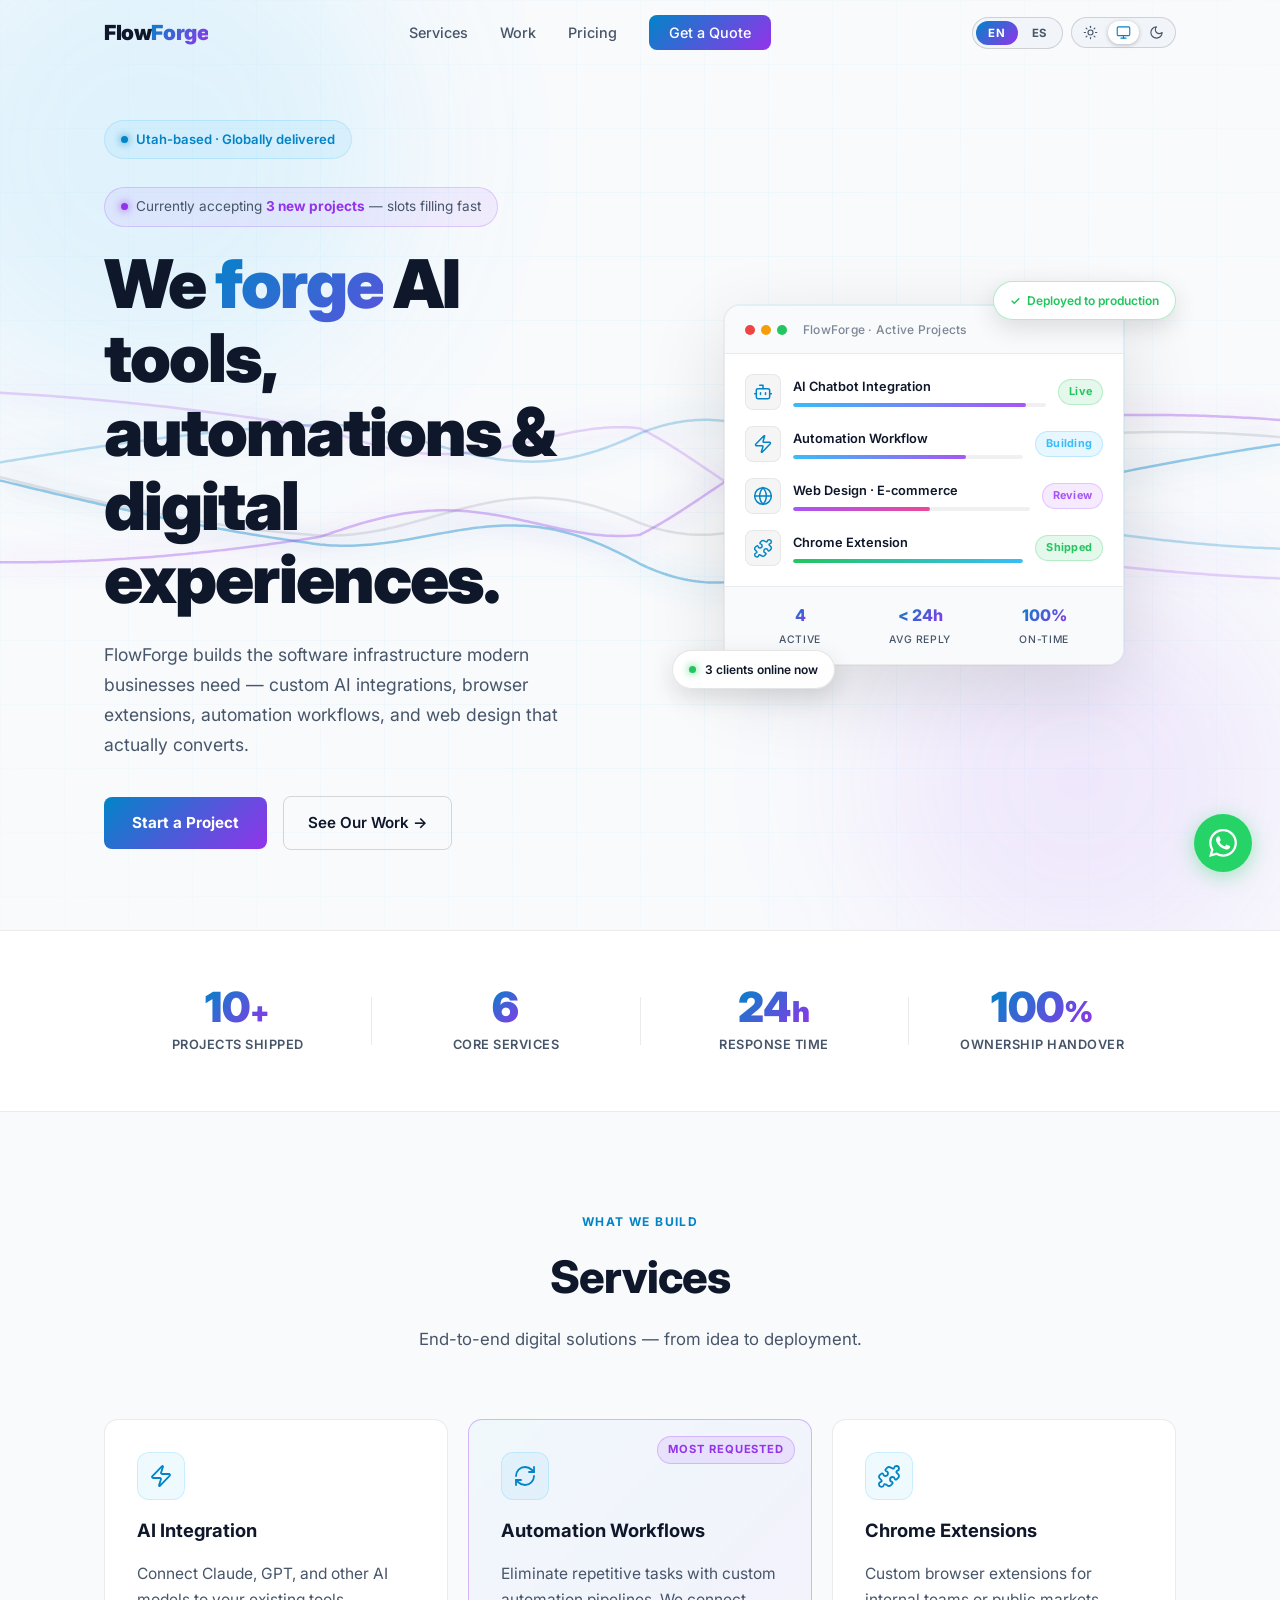
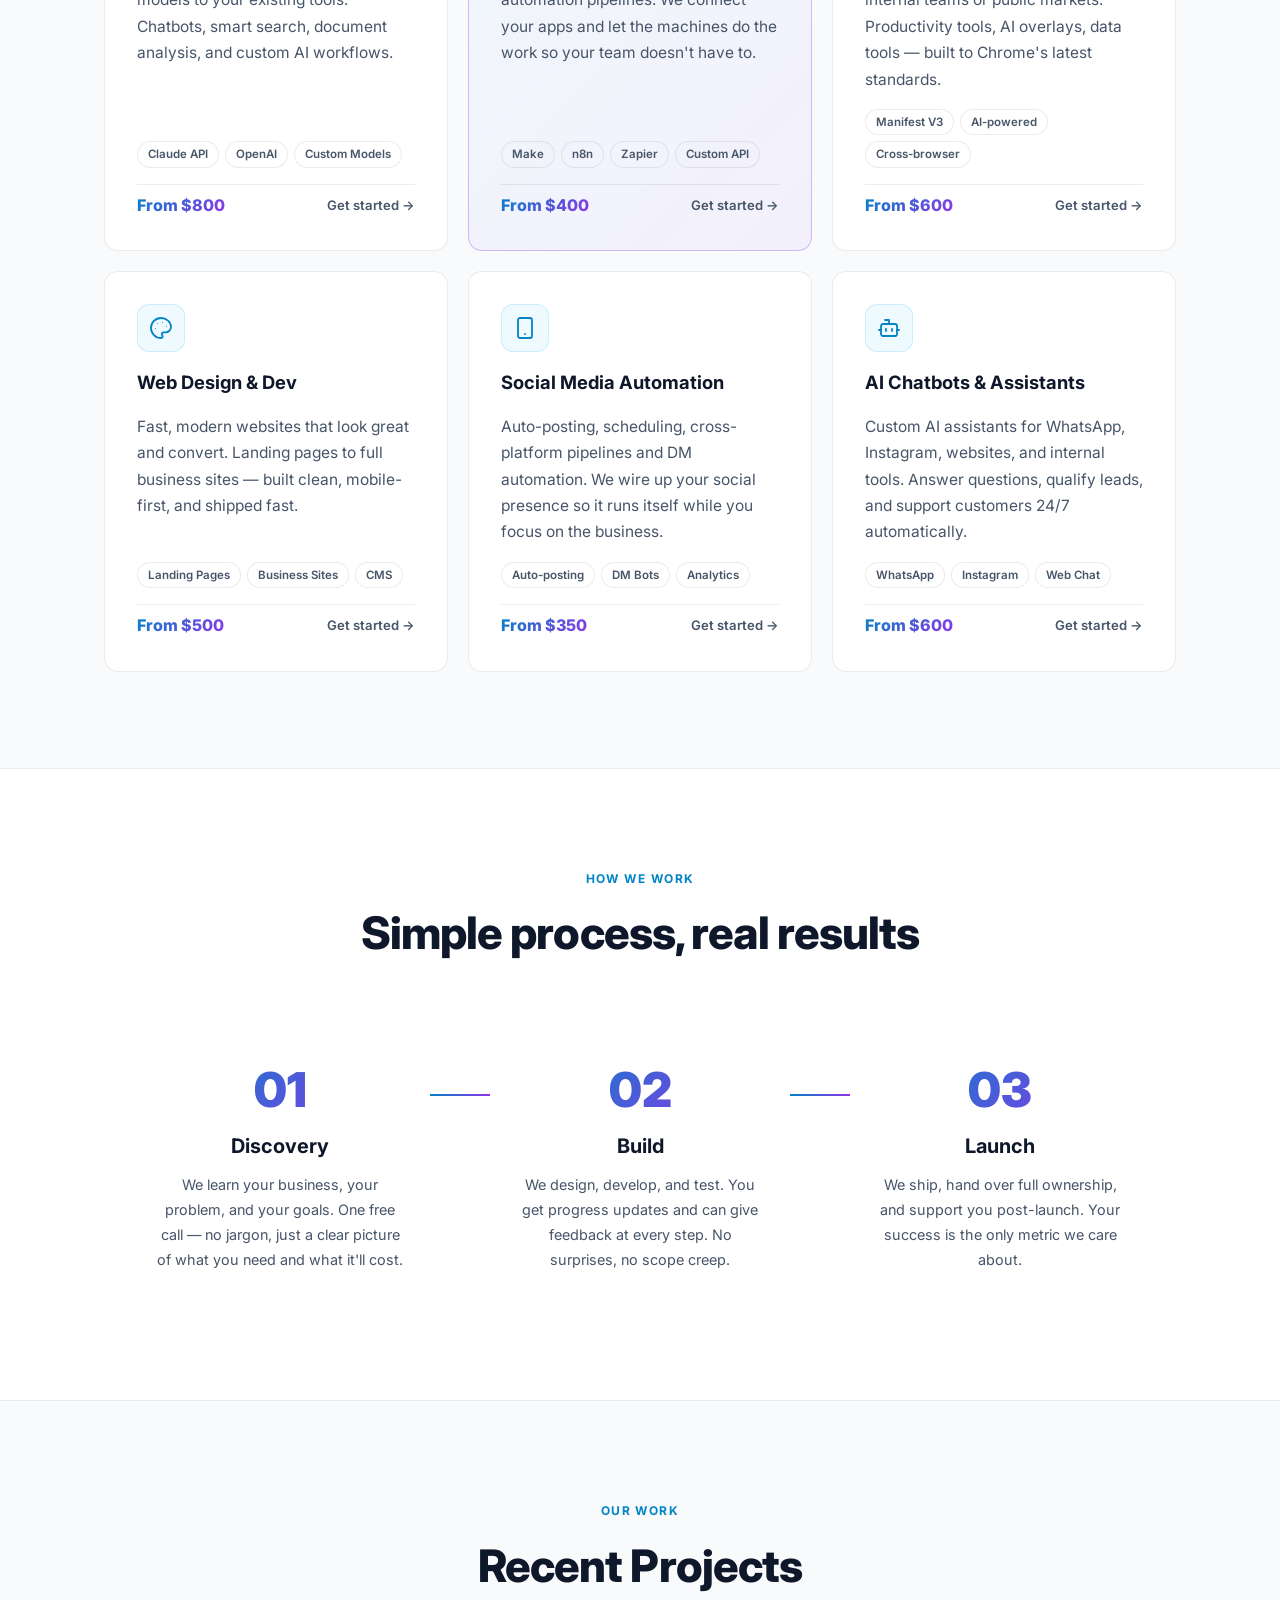
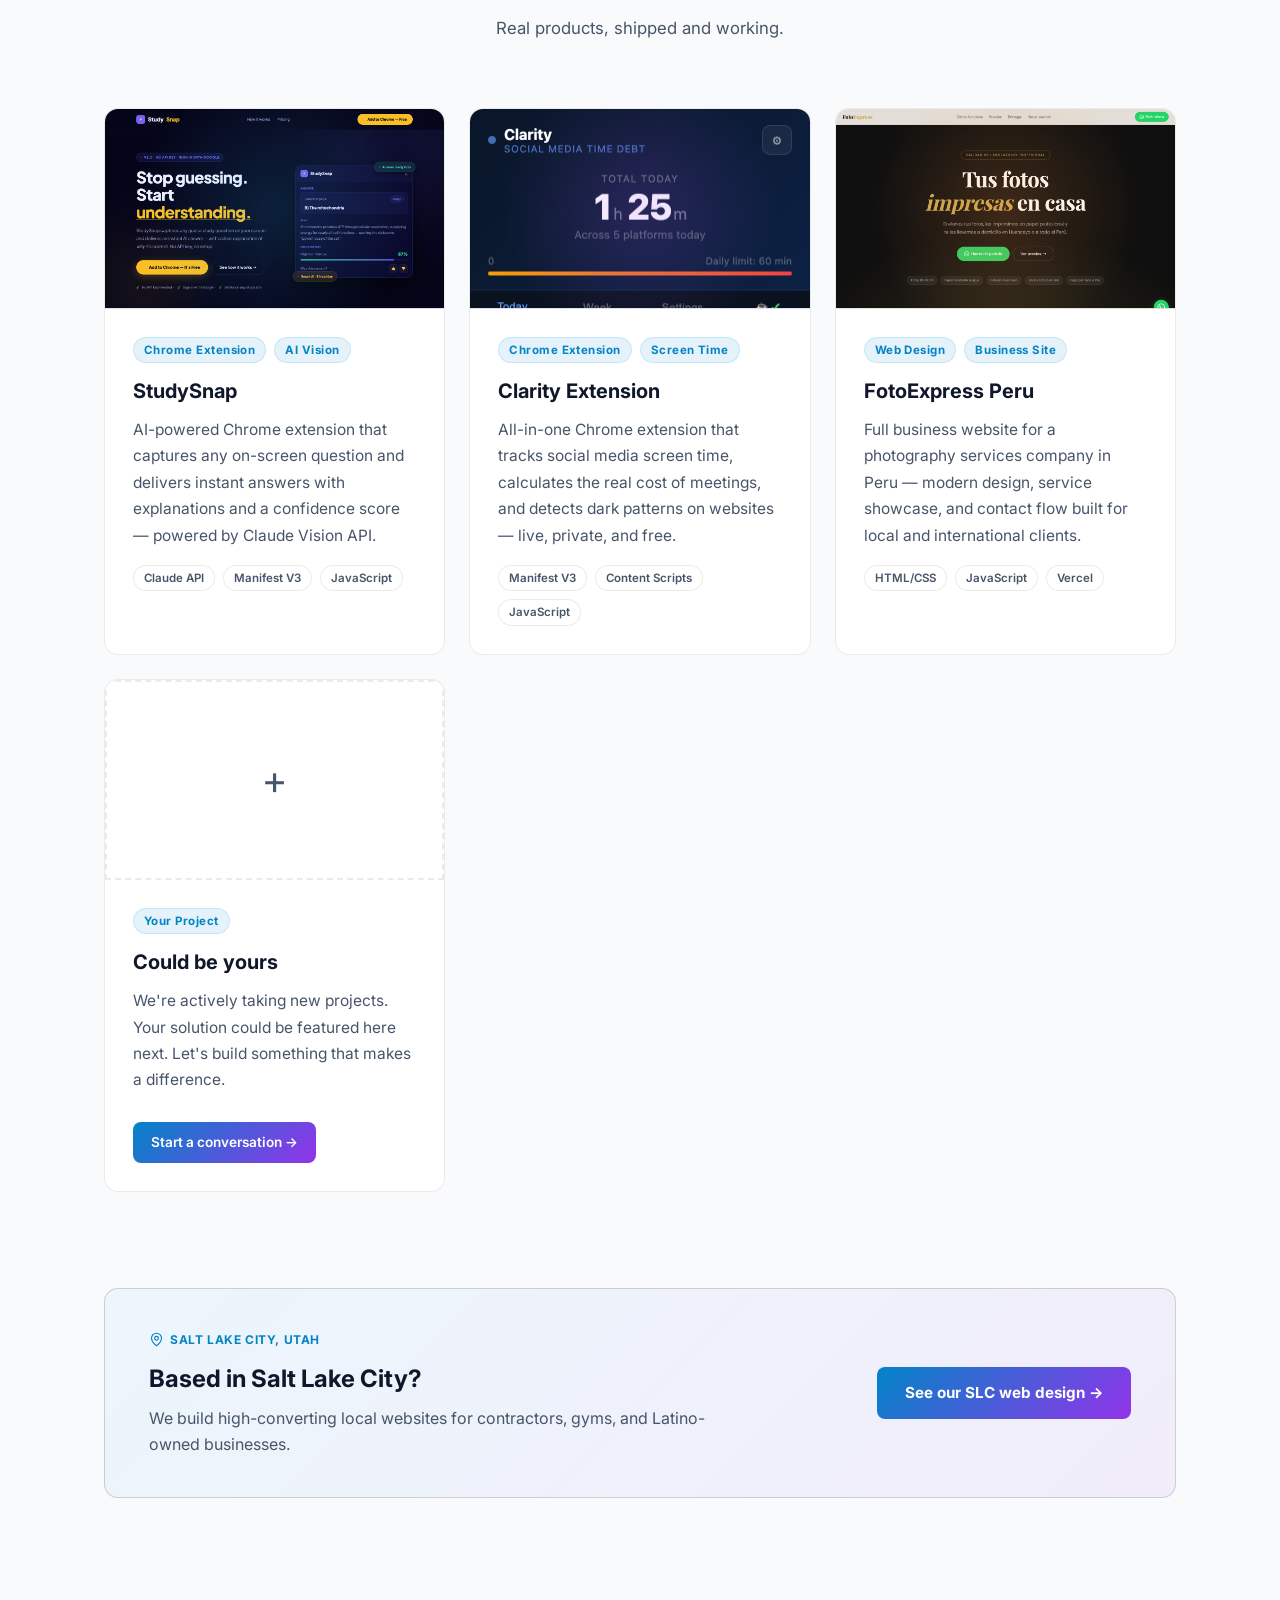
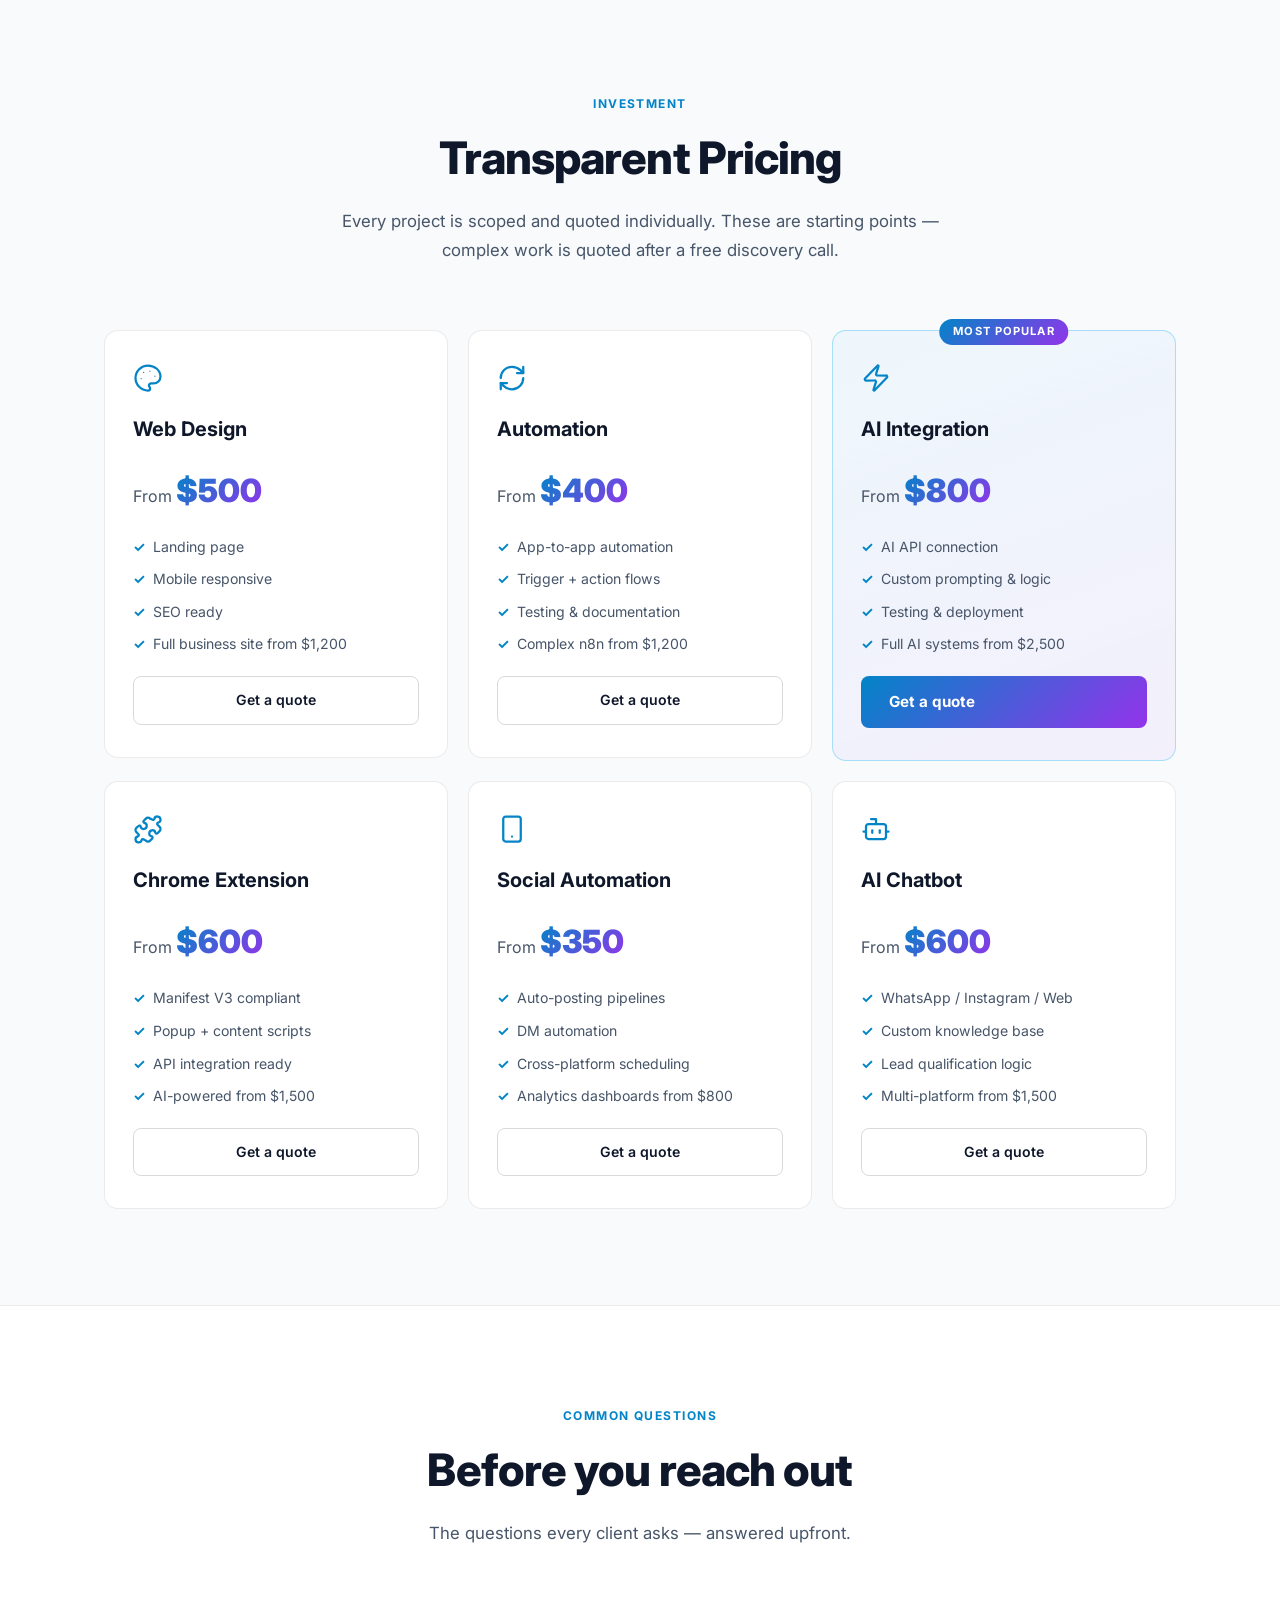
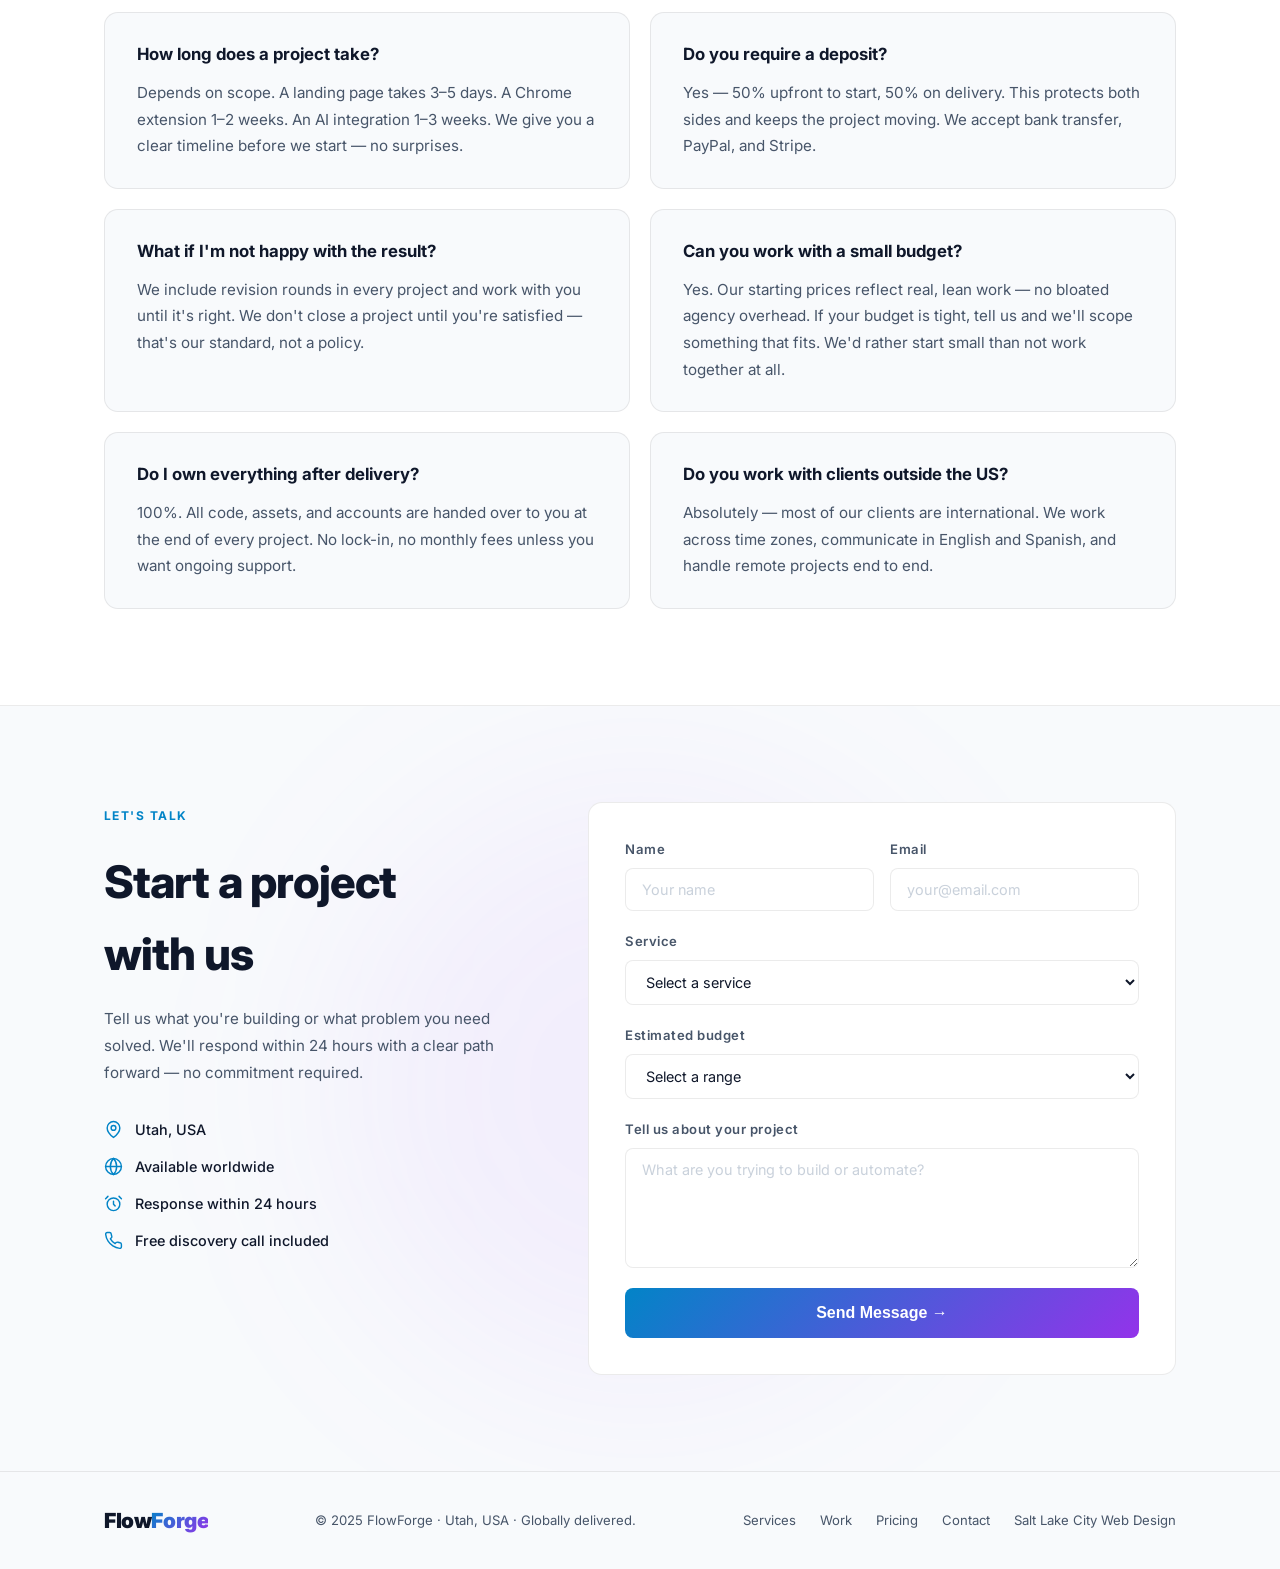
<file: index.html>
<!DOCTYPE html>
<html lang="en" data-theme="auto">
<head>
  <!-- Google tag (gtag.js) -->
  <script async src="https://www.googletagmanager.com/gtag/js?id=G-CK4HRK4L4M"></script>
  <script>
    window.dataLayer = window.dataLayer || [];
    function gtag(){dataLayer.push(arguments);}
    gtag('js', new Date());
    gtag('config', 'G-CK4HRK4L4M');
  </script>
  <meta charset="UTF-8">
  <script>(function(){var t=localStorage.getItem('ff_theme')||'auto';document.documentElement.setAttribute('data-theme',t);})();</script>
  <meta name="viewport" content="width=device-width, initial-scale=1.0">
  <title>FlowForge — AI Tools, Automations & Web Design</title>
  <meta name="description" content="FlowForge builds AI integrations, automation workflows, Chrome extensions, and web design for businesses worldwide. Utah-based, globally delivered.">
  <link rel="preconnect" href="https://fonts.googleapis.com">
  <link rel="preconnect" href="https://fonts.gstatic.com" crossorigin>
  <link href="https://fonts.googleapis.com/css2?family=Inter:wght@300;400;500;600;700;800;900&display=swap" rel="stylesheet">
  <link rel="icon" type="image/svg+xml" href="favicon.svg">
  <meta property="og:title" content="FlowForge — AI Tools, Automations &amp; Web Design">
  <meta property="og:description" content="FlowForge builds AI integrations, automation workflows, Chrome extensions, and web design for businesses worldwide. Utah-based, globally delivered.">
  <meta property="og:type" content="website">
  <meta property="og:url" content="https://flowforge-iota-umber.vercel.app/">
  <meta property="og:image" content="https://flowforge-iota-umber.vercel.app/assets/og-image.png">
  <meta property="og:image:width" content="1200">
  <meta property="og:image:height" content="630">
  <meta property="og:image:alt" content="FlowForge — AI Tools, Automations & Web Design">
  <meta name="twitter:card" content="summary_large_image">
  <meta name="twitter:title" content="FlowForge — AI Tools, Automations &amp; Web Design">
  <meta name="twitter:description" content="Custom AI tools, automations, Chrome extensions and web design. Utah-based, globally delivered.">
  <meta name="twitter:image" content="https://flowforge-iota-umber.vercel.app/assets/og-image.png">
  <link rel="canonical" href="https://flowforge-iota-umber.vercel.app/">
  <meta name="theme-color" content="#07070e" media="(prefers-color-scheme: dark)">
  <meta name="theme-color" content="#f8fafc" media="(prefers-color-scheme: light)">
  <link rel="stylesheet" href="style.css">
  <script type="application/ld+json">
  {
    "@context": "https://schema.org",
    "@type": "ProfessionalService",
    "name": "FlowForge",
    "description": "FlowForge builds AI integrations, automation workflows, Chrome extensions, and web design for businesses worldwide. Utah-based, globally delivered.",
    "url": "https://flowforge-iota-umber.vercel.app/",
    "telephone": "+1-603-205-9425",
    "priceRange": "$$",
    "areaServed": "Worldwide",
    "address": {
      "@type": "PostalAddress",
      "addressRegion": "UT",
      "addressCountry": "US"
    },
    "knowsAbout": [
      "AI integrations",
      "Automation workflows",
      "Chrome extensions",
      "Web design",
      "Web development"
    ],
    "hasOfferCatalog": {
      "@type": "OfferCatalog",
      "name": "Services",
      "itemListElement": [
        { "@type": "Offer", "itemOffered": { "@type": "Service", "name": "AI Integrations & Tools" } },
        { "@type": "Offer", "itemOffered": { "@type": "Service", "name": "Automation Workflows" } },
        { "@type": "Offer", "itemOffered": { "@type": "Service", "name": "Chrome Extensions" } },
        { "@type": "Offer", "itemOffered": { "@type": "Service", "name": "Web Design & Development" } }
      ]
    }
  }
  </script>
</head>
<body>

  <!-- NAV -->
  <nav class="nav" id="nav">
    <div class="container nav-inner">
      <a href="#" class="logo">Flow<span>Forge</span></a>
      <ul class="nav-links" id="nav-links">
        <li><a href="#services" data-i18n="nav.services">Services</a></li>
        <li><a href="#portfolio" data-i18n="nav.work">Work</a></li>
        <li><a href="#pricing" data-i18n="nav.pricing">Pricing</a></li>
        <li><a href="#contact" class="btn-nav" data-i18n="nav.cta">Get a Quote</a></li>
      </ul>
      <div class="nav-utils">
        <!-- Desktop lang toggle -->
        <div class="nav-lang-toggle" id="nav-lang-desktop">
          <button class="nav-lang-btn active" id="nav-btn-en" onclick="setLang('en')">EN</button>
          <button class="nav-lang-btn" id="nav-btn-es" onclick="setLang('es')">ES</button>
        </div>
        <!-- Desktop theme seg -->
        <div class="theme-seg" id="theme-seg">
          <button class="theme-seg-btn" data-theme-key="light" onclick="setTheme('light')" title="Light"><svg class="svg-icon" viewBox="0 0 24 24" xmlns="http://www.w3.org/2000/svg" aria-hidden="true"><circle cx="12" cy="12" r="4"/><path d="M12 2v2"/><path d="M12 20v2"/><path d="m4.93 4.93 1.41 1.41"/><path d="m17.66 17.66 1.41 1.41"/><path d="M2 12h2"/><path d="M20 12h2"/><path d="m6.34 17.66-1.41 1.41"/><path d="m19.07 4.93-1.41 1.41"/></svg></button>
          <button class="theme-seg-btn active" data-theme-key="auto" onclick="setTheme('auto')" title="Auto"><svg class="svg-icon" viewBox="0 0 24 24" xmlns="http://www.w3.org/2000/svg" aria-hidden="true"><rect width="20" height="14" x="2" y="3" rx="2"/><line x1="8" x2="16" y1="21" y2="21"/><line x1="12" x2="12" y1="17" y2="21"/></svg></button>
          <button class="theme-seg-btn" data-theme-key="dark" onclick="setTheme('dark')" title="Dark"><svg class="svg-icon" viewBox="0 0 24 24" xmlns="http://www.w3.org/2000/svg" aria-hidden="true"><path d="M12 3a6 6 0 0 0 9 9 9 9 0 1 1-9-9Z"/></svg></button>
        </div>
        <!-- Mobile lang toggle -->
        <div class="nav-lang-toggle nav-lang-mobile">
          <button class="nav-lang-btn active" id="nav-btn-en-m" onclick="setLang('en')">EN</button>
          <button class="nav-lang-btn" id="nav-btn-es-m" onclick="setLang('es')">ES</button>
        </div>
        <!-- Mobile theme seg -->
        <div class="theme-seg theme-seg-mobile" id="theme-seg-mobile">
          <button class="theme-seg-btn" data-theme-key="light" onclick="setTheme('light')" title="Light"><svg class="svg-icon" viewBox="0 0 24 24" xmlns="http://www.w3.org/2000/svg" aria-hidden="true"><circle cx="12" cy="12" r="4"/><path d="M12 2v2"/><path d="M12 20v2"/><path d="m4.93 4.93 1.41 1.41"/><path d="m17.66 17.66 1.41 1.41"/><path d="M2 12h2"/><path d="M20 12h2"/><path d="m6.34 17.66-1.41 1.41"/><path d="m19.07 4.93-1.41 1.41"/></svg></button>
          <button class="theme-seg-btn active" data-theme-key="auto" onclick="setTheme('auto')" title="Auto"><svg class="svg-icon" viewBox="0 0 24 24" xmlns="http://www.w3.org/2000/svg" aria-hidden="true"><rect width="20" height="14" x="2" y="3" rx="2"/><line x1="8" x2="16" y1="21" y2="21"/><line x1="12" x2="12" y1="17" y2="21"/></svg></button>
          <button class="theme-seg-btn" data-theme-key="dark" onclick="setTheme('dark')" title="Dark"><svg class="svg-icon" viewBox="0 0 24 24" xmlns="http://www.w3.org/2000/svg" aria-hidden="true"><path d="M12 3a6 6 0 0 0 9 9 9 9 0 1 1-9-9Z"/></svg></button>
        </div>
        <!-- Hamburger -->
        <button class="hamburger" id="hamburger" aria-label="Menu">
          <span></span><span></span><span></span>
        </button>
      </div>
    </div>
  </nav>

  <!-- HERO -->
  <section class="hero">
    <div class="hero-orb hero-orb-1"></div>
    <div class="hero-orb hero-orb-2"></div>
    <div class="hero-grid"></div>
    <canvas class="hero-waves" aria-hidden="true"></canvas>
    <div class="container hero-layout">

      <!-- Left: text -->
      <div class="hero-text">
        <div class="badge reveal">
          <span class="badge-dot"></span>
          <span data-i18n="hero.badge">Utah-based · Globally delivered</span>
        </div>
        <div class="urgency-badge reveal">
          <span class="urgency-dot"></span>
          <span data-i18n-html="hero.urgency">Currently accepting <strong>3 new projects</strong> — slots filling fast</span>
        </div>
        <h1 class="reveal reveal-delay-1" data-i18n-html="hero.h1">
          We <span class="gradient-text">forge</span> AI tools,<br>
          automations &amp;<br>
          digital experiences.
        </h1>
        <p class="hero-sub reveal reveal-delay-2" data-i18n="hero.sub">
          FlowForge builds the software infrastructure modern businesses need — custom AI integrations, browser extensions, automation workflows, and web design that actually converts.
        </p>
        <div class="hero-ctas reveal reveal-delay-3">
          <a href="#contact" class="btn-primary" data-i18n="hero.cta1">Start a Project</a>
          <a href="#portfolio" class="btn-ghost" data-i18n="hero.cta2">See Our Work →</a>
        </div>
      </div>

      <!-- Right: decorative dashboard card -->
      <div class="hero-visual reveal reveal-delay-2">
        <div class="hv-card">
          <div class="hv-header">
            <div class="hv-dots">
              <span class="hv-dot" style="background:#ef4444"></span>
              <span class="hv-dot" style="background:#f59e0b"></span>
              <span class="hv-dot" style="background:#22c55e"></span>
            </div>
            <span class="hv-title">FlowForge · Active Projects</span>
          </div>
          <div class="hv-body">
            <div class="hv-project">
              <div class="hv-proj-icon"><svg class="svg-icon" viewBox="0 0 24 24" xmlns="http://www.w3.org/2000/svg" aria-hidden="true"><path d="M12 8V4H8"/><rect width="16" height="12" x="4" y="8" rx="2"/><path d="M2 14h2"/><path d="M20 14h2"/><path d="M15 13v2"/><path d="M9 13v2"/></svg></div>
              <div class="hv-proj-info">
                <div class="hv-proj-name">AI Chatbot Integration</div>
                <div class="hv-proj-bar"><div class="hv-proj-fill" style="width:92%"></div></div>
              </div>
              <span class="hv-proj-status hv-status-live">Live</span>
            </div>
            <div class="hv-project">
              <div class="hv-proj-icon"><svg class="svg-icon" viewBox="0 0 24 24" xmlns="http://www.w3.org/2000/svg" aria-hidden="true"><path d="M4 14a1 1 0 0 1-.78-1.63l9.9-10.2a.5.5 0 0 1 .86.46l-1.92 6.02A1 1 0 0 0 13 10h7a1 1 0 0 1 .78 1.63l-9.9 10.2a.5.5 0 0 1-.86-.46l1.92-6.02A1 1 0 0 0 11 14z"/></svg></div>
              <div class="hv-proj-info">
                <div class="hv-proj-name">Automation Workflow</div>
                <div class="hv-proj-bar"><div class="hv-proj-fill" style="width:75%"></div></div>
              </div>
              <span class="hv-proj-status hv-status-progress">Building</span>
            </div>
            <div class="hv-project">
              <div class="hv-proj-icon"><svg class="svg-icon" viewBox="0 0 24 24" xmlns="http://www.w3.org/2000/svg" aria-hidden="true"><circle cx="12" cy="12" r="10"/><path d="M12 2a14.5 14.5 0 0 0 0 20 14.5 14.5 0 0 0 0-20"/><path d="M2 12h20"/></svg></div>
              <div class="hv-proj-info">
                <div class="hv-proj-name">Web Design · E-commerce</div>
                <div class="hv-proj-bar"><div class="hv-proj-fill hv-fill-purple" style="width:58%"></div></div>
              </div>
              <span class="hv-proj-status hv-status-review">Review</span>
            </div>
            <div class="hv-project">
              <div class="hv-proj-icon"><svg class="svg-icon" viewBox="0 0 24 24" xmlns="http://www.w3.org/2000/svg" aria-hidden="true"><path d="M15.39 4.39a1 1 0 0 0 1.68-.474 2.5 2.5 0 1 1 3.014 3.015 1 1 0 0 0-.474 1.68l1.683 1.682a2.414 2.414 0 0 1 0 3.414L19.61 15.39a1 1 0 0 1-1.68-.474 2.5 2.5 0 1 0-3.014 3.015 1 1 0 0 1 .474 1.68l-1.683 1.682a2.414 2.414 0 0 1-3.414 0L8.61 20.39a1 1 0 0 0-1.68.474 2.5 2.5 0 1 1-3.014-3.015 1 1 0 0 0 .474-1.68l-1.683-1.682a2.414 2.414 0 0 1 0-3.414L4.39 9.61a1 1 0 0 1 1.68.474 2.5 2.5 0 1 0 3.014-3.015 1 1 0 0 1-.474-1.68l1.683-1.682a2.414 2.414 0 0 1 3.414 0z"/></svg></div>
              <div class="hv-proj-info">
                <div class="hv-proj-name">Chrome Extension</div>
                <div class="hv-proj-bar"><div class="hv-proj-fill hv-fill-green" style="width:100%"></div></div>
              </div>
              <span class="hv-proj-status hv-status-live">Shipped</span>
            </div>
          </div>
          <div class="hv-footer">
            <div class="hv-metric">
              <span class="hv-metric-num">4</span>
              <span class="hv-metric-label">Active</span>
            </div>
            <div class="hv-metric">
              <span class="hv-metric-num">&lt; 24h</span>
              <span class="hv-metric-label">Avg Reply</span>
            </div>
            <div class="hv-metric">
              <span class="hv-metric-num">100%</span>
              <span class="hv-metric-label">On-time</span>
            </div>
          </div>
        </div>
        <div class="hv-badge hv-badge-1">✓ &nbsp;Deployed to production</div>
        <div class="hv-badge hv-badge-2"><span class="hv-live-dot"></span> &nbsp;3 clients online now</div>
      </div>

    </div>
  </section>

  <!-- STATS BAR -->
  <section class="stats-bar">
    <div class="container stats-inner">
      <div class="stat reveal">
        <span class="stat-num">10<span class="stat-plus">+</span></span>
        <span class="stat-label" data-i18n="stats.shipped">Projects Shipped</span>
      </div>
      <div class="stat-divider"></div>
      <div class="stat reveal reveal-delay-1">
        <span class="stat-num">6</span>
        <span class="stat-label" data-i18n="stats.services">Core Services</span>
      </div>
      <div class="stat-divider"></div>
      <div class="stat reveal reveal-delay-2">
        <span class="stat-num">24<span class="stat-plus">h</span></span>
        <span class="stat-label" data-i18n="stats.response">Response Time</span>
      </div>
      <div class="stat-divider"></div>
      <div class="stat reveal reveal-delay-3">
        <span class="stat-num">100<span class="stat-plus">%</span></span>
        <span class="stat-label" data-i18n="stats.ownership">Ownership Handover</span>
      </div>
    </div>
  </section>

  <!-- SERVICES -->
  <section id="services" class="section">
    <div class="container">
      <div class="section-header reveal">
        <span class="label" data-i18n="services.label">What we build</span>
        <h2 data-i18n="services.h2">Services</h2>
        <p data-i18n="services.sub">End-to-end digital solutions — from idea to deployment.</p>
      </div>
      <div class="services-grid">

        <div class="service-card reveal">
          <div class="service-icon-wrap"><span class="service-icon"><svg class="svg-icon" viewBox="0 0 24 24" xmlns="http://www.w3.org/2000/svg" aria-hidden="true"><path d="M4 14a1 1 0 0 1-.78-1.63l9.9-10.2a.5.5 0 0 1 .86.46l-1.92 6.02A1 1 0 0 0 13 10h7a1 1 0 0 1 .78 1.63l-9.9 10.2a.5.5 0 0 1-.86-.46l1.92-6.02A1 1 0 0 0 11 14z"/></svg></span></div>
          <h3 data-i18n="svc.ai.title">AI Integration</h3>
          <p data-i18n="svc.ai.desc">Connect Claude, GPT, and other AI models to your existing tools. Chatbots, smart search, document analysis, and custom AI workflows.</p>
          <div class="service-tags"><span>Claude API</span><span>OpenAI</span><span>Custom Models</span></div>
          <div class="service-footer">
            <span class="service-price" data-i18n="svc.ai.price">From $800</span>
            <a href="#contact" class="service-cta" data-i18n="svc.ai.cta">Get started →</a>
          </div>
        </div>

        <div class="service-card featured reveal reveal-delay-1">
          <div class="featured-label" data-i18n="badge.mostRequested">Most Requested</div>
          <div class="service-icon-wrap"><span class="service-icon"><svg class="svg-icon" viewBox="0 0 24 24" xmlns="http://www.w3.org/2000/svg" aria-hidden="true"><path d="M3 12a9 9 0 0 1 9-9 9.75 9.75 0 0 1 6.74 2.74L21 8"/><path d="M21 3v5h-5"/><path d="M21 12a9 9 0 0 1-9 9 9.75 9.75 0 0 1-6.74-2.74L3 16"/><path d="M8 16H3v5"/></svg></span></div>
          <h3 data-i18n="svc.auto.title">Automation Workflows</h3>
          <p data-i18n="svc.auto.desc">Eliminate repetitive tasks with custom automation pipelines. We connect your apps and let the machines do the work so your team doesn't have to.</p>
          <div class="service-tags"><span>Make</span><span>n8n</span><span>Zapier</span><span>Custom API</span></div>
          <div class="service-footer">
            <span class="service-price" data-i18n="svc.auto.price">From $400</span>
            <a href="#contact" class="service-cta" data-i18n="svc.auto.cta">Get started →</a>
          </div>
        </div>

        <div class="service-card reveal reveal-delay-2">
          <div class="service-icon-wrap"><span class="service-icon"><svg class="svg-icon" viewBox="0 0 24 24" xmlns="http://www.w3.org/2000/svg" aria-hidden="true"><path d="M15.39 4.39a1 1 0 0 0 1.68-.474 2.5 2.5 0 1 1 3.014 3.015 1 1 0 0 0-.474 1.68l1.683 1.682a2.414 2.414 0 0 1 0 3.414L19.61 15.39a1 1 0 0 1-1.68-.474 2.5 2.5 0 1 0-3.014 3.015 1 1 0 0 1 .474 1.68l-1.683 1.682a2.414 2.414 0 0 1-3.414 0L8.61 20.39a1 1 0 0 0-1.68.474 2.5 2.5 0 1 1-3.014-3.015 1 1 0 0 0 .474-1.68l-1.683-1.682a2.414 2.414 0 0 1 0-3.414L4.39 9.61a1 1 0 0 1 1.68.474 2.5 2.5 0 1 0 3.014-3.015 1 1 0 0 1-.474-1.68l1.683-1.682a2.414 2.414 0 0 1 3.414 0z"/></svg></span></div>
          <h3 data-i18n="svc.chrome.title">Chrome Extensions</h3>
          <p data-i18n="svc.chrome.desc">Custom browser extensions for internal teams or public markets. Productivity tools, AI overlays, data tools — built to Chrome's latest standards.</p>
          <div class="service-tags"><span>Manifest V3</span><span>AI-powered</span><span>Cross-browser</span></div>
          <div class="service-footer">
            <span class="service-price" data-i18n="svc.chrome.price">From $600</span>
            <a href="#contact" class="service-cta" data-i18n="svc.chrome.cta">Get started →</a>
          </div>
        </div>

        <div class="service-card reveal reveal-delay-3">
          <div class="service-icon-wrap"><span class="service-icon"><svg class="svg-icon" viewBox="0 0 24 24" xmlns="http://www.w3.org/2000/svg" aria-hidden="true"><circle cx="13.5" cy="6.5" r=".5" fill="currentColor" stroke="none"/><circle cx="17.5" cy="10.5" r=".5" fill="currentColor" stroke="none"/><circle cx="8.5" cy="7.5" r=".5" fill="currentColor" stroke="none"/><circle cx="6.5" cy="12.5" r=".5" fill="currentColor" stroke="none"/><path d="M12 2C6.5 2 2 6.5 2 12s4.5 10 10 10c.926 0 1.648-.746 1.648-1.688 0-.437-.18-.835-.437-1.125-.29-.289-.438-.652-.438-1.125a1.64 1.64 0 0 1 1.668-1.668h1.996c3.051 0 5.555-2.503 5.555-5.554C21.965 6.012 17.461 2 12 2z"/></svg></span></div>
          <h3 data-i18n="svc.web.title">Web Design &amp; Dev</h3>
          <p data-i18n="svc.web.desc">Fast, modern websites that look great and convert. Landing pages to full business sites — built clean, mobile-first, and shipped fast.</p>
          <div class="service-tags"><span>Landing Pages</span><span>Business Sites</span><span>CMS</span></div>
          <div class="service-footer">
            <span class="service-price" data-i18n="svc.web.price">From $500</span>
            <a href="#contact" class="service-cta" data-i18n="svc.web.cta">Get started →</a>
          </div>
        </div>

        <div class="service-card reveal">
          <div class="service-icon-wrap"><span class="service-icon"><svg class="svg-icon" viewBox="0 0 24 24" xmlns="http://www.w3.org/2000/svg" aria-hidden="true"><rect width="14" height="20" x="5" y="2" rx="2" ry="2"/><path d="M12 18h.01"/></svg></span></div>
          <h3 data-i18n="svc.social.title">Social Media Automation</h3>
          <p data-i18n="svc.social.desc">Auto-posting, scheduling, cross-platform pipelines and DM automation. We wire up your social presence so it runs itself while you focus on the business.</p>
          <div class="service-tags"><span>Auto-posting</span><span>DM Bots</span><span>Analytics</span></div>
          <div class="service-footer">
            <span class="service-price" data-i18n="svc.social.price">From $350</span>
            <a href="#contact" class="service-cta" data-i18n="svc.social.cta">Get started →</a>
          </div>
        </div>

        <div class="service-card reveal reveal-delay-1">
          <div class="service-icon-wrap"><span class="service-icon"><svg class="svg-icon" viewBox="0 0 24 24" xmlns="http://www.w3.org/2000/svg" aria-hidden="true"><path d="M12 8V4H8"/><rect width="16" height="12" x="4" y="8" rx="2"/><path d="M2 14h2"/><path d="M20 14h2"/><path d="M15 13v2"/><path d="M9 13v2"/></svg></span></div>
          <h3 data-i18n="svc.chatbot.title">AI Chatbots &amp; Assistants</h3>
          <p data-i18n="svc.chatbot.desc">Custom AI assistants for WhatsApp, Instagram, websites, and internal tools. Answer questions, qualify leads, and support customers 24/7 automatically.</p>
          <div class="service-tags"><span>WhatsApp</span><span>Instagram</span><span>Web Chat</span></div>
          <div class="service-footer">
            <span class="service-price" data-i18n="svc.chatbot.price">From $600</span>
            <a href="#contact" class="service-cta" data-i18n="svc.chatbot.cta">Get started →</a>
          </div>
        </div>

      </div>
    </div>
  </section>

  <!-- PROCESS -->
  <section class="section process-section">
    <div class="container">
      <div class="section-header reveal">
        <span class="label" data-i18n="process.label">How we work</span>
        <h2 data-i18n="process.h2">Simple process, real results</h2>
      </div>
      <div class="steps">
        <div class="step reveal">
          <div class="step-num">01</div>
          <h3 data-i18n="step1.title">Discovery</h3>
          <p data-i18n="step1.desc">We learn your business, your problem, and your goals. One free call — no jargon, just a clear picture of what you need and what it'll cost.</p>
        </div>
        <div class="step-connector reveal reveal-delay-1"></div>
        <div class="step reveal reveal-delay-1">
          <div class="step-num">02</div>
          <h3 data-i18n="step2.title">Build</h3>
          <p data-i18n="step2.desc">We design, develop, and test. You get progress updates and can give feedback at every step. No surprises, no scope creep.</p>
        </div>
        <div class="step-connector reveal reveal-delay-2"></div>
        <div class="step reveal reveal-delay-2">
          <div class="step-num">03</div>
          <h3 data-i18n="step3.title">Launch</h3>
          <p data-i18n="step3.desc">We ship, hand over full ownership, and support you post-launch. Your success is the only metric we care about.</p>
        </div>
      </div>
    </div>
  </section>

  <!-- PORTFOLIO -->
  <section id="portfolio" class="section">
    <div class="container">
      <div class="section-header reveal">
        <span class="label" data-i18n="portfolio.label">Our work</span>
        <h2 data-i18n="portfolio.h2">Recent Projects</h2>
        <p data-i18n="portfolio.sub">Real products, shipped and working.</p>
      </div>
      <div class="portfolio-grid">

        <div class="portfolio-card reveal">
          <div class="portfolio-thumb thumb-studysnap">
            <img class="portfolio-img" src="assets/portfolio/studysnap.png" alt="StudySnap landing page — AI study assistant Chrome extension" loading="lazy" width="1280" height="800">
            <div class="portfolio-thumb-glow"></div>
          </div>
          <div class="portfolio-info">
            <div class="portfolio-tags"><span>Chrome Extension</span><span>AI Vision</span></div>
            <h3 data-i18n="proj.studysnap.title">StudySnap</h3>
            <p data-i18n="proj.studysnap.desc">AI-powered Chrome extension that captures any on-screen question and delivers instant answers with explanations and a confidence score — powered by Claude Vision API.</p>
            <div class="portfolio-tech"><span>Claude API</span><span>Manifest V3</span><span>JavaScript</span></div>
          </div>
        </div>

        <div class="portfolio-card reveal reveal-delay-1">
          <div class="portfolio-thumb thumb-clarity">
            <img class="portfolio-img" src="assets/portfolio/clarity.png" alt="Clarity Chrome extension popup — screen time, meeting cost, and dark pattern detection" loading="lazy" width="340" height="620">
            <div class="portfolio-thumb-glow glow-purple"></div>
          </div>
          <div class="portfolio-info">
            <div class="portfolio-tags"><span>Chrome Extension</span><span>Screen Time</span></div>
            <h3 data-i18n="proj.clarity.title">Clarity Extension</h3>
            <p data-i18n="proj.clarity.desc">All-in-one Chrome extension that tracks social media screen time, calculates the real cost of meetings, and detects dark patterns on websites — live, private, and free.</p>
            <div class="portfolio-tech"><span>Manifest V3</span><span>Content Scripts</span><span>JavaScript</span></div>
          </div>
        </div>

        <div class="portfolio-card reveal reveal-delay-2">
          <div class="portfolio-thumb thumb-fotoexpress">
            <img class="portfolio-img" src="assets/portfolio/fotoexpress.png" alt="FotoExpress Peru website — professional photo printing business" loading="lazy" width="1280" height="800">
            <div class="portfolio-thumb-glow glow-orange"></div>
          </div>
          <div class="portfolio-info">
            <div class="portfolio-tags"><span>Web Design</span><span>Business Site</span></div>
            <h3 data-i18n="proj.foto.title">FotoExpress Peru</h3>
            <p data-i18n="proj.foto.desc">Full business website for a photography services company in Peru — modern design, service showcase, and contact flow built for local and international clients.</p>
            <div class="portfolio-tech"><span>HTML/CSS</span><span>JavaScript</span><span>Vercel</span></div>
          </div>
        </div>

        <div class="portfolio-card placeholder-card reveal reveal-delay-3">
          <div class="portfolio-thumb placeholder-thumb"><span>+</span></div>
          <div class="portfolio-info">
            <div class="portfolio-tags"><span>Your Project</span></div>
            <h3 data-i18n="proj.yours.title">Could be yours</h3>
            <p data-i18n="proj.yours.desc">We're actively taking new projects. Your solution could be featured here next. Let's build something that makes a difference.</p>
            <a href="#contact" class="btn-small" data-i18n="proj.yours.cta">Start a conversation →</a>
          </div>
        </div>

      </div>
    </div>
  </section>

  <!-- SLC LOCAL CALLOUT -->
  <section class="section slc-callout-section">
    <div class="container">
      <div class="slc-callout reveal">
        <div class="slc-callout-text">
          <div class="slc-callout-badge">
            <svg class="svg-icon" viewBox="0 0 24 24" xmlns="http://www.w3.org/2000/svg" aria-hidden="true"><path d="M20 10c0 6-8 12-8 12s-8-6-8-12a8 8 0 0 1 16 0Z"/><circle cx="12" cy="10" r="3"/></svg>
            <span data-i18n="slc.cta.tag">Salt Lake City, Utah</span>
          </div>
          <h3 data-i18n="slc.cta.h">Based in Salt Lake City?</h3>
          <p data-i18n="slc.cta.p">We build high-converting local websites for contractors, gyms, and Latino-owned businesses.</p>
        </div>
        <a href="/slc" class="btn-primary slc-callout-btn" data-i18n="slc.cta.btn">See our SLC web design →</a>
      </div>
    </div>
  </section>

  <!-- PRICING -->
  <section id="pricing" class="section">
    <div class="container">
      <div class="section-header reveal">
        <span class="label" data-i18n="pricing.label">Investment</span>
        <h2 data-i18n="pricing.h2">Transparent Pricing</h2>
        <p data-i18n="pricing.sub">Every project is scoped and quoted individually. These are starting points — complex work is quoted after a free discovery call.</p>
      </div>
      <div class="pricing-grid">

        <div class="pricing-card reveal">
          <div class="pricing-icon"><svg class="svg-icon" viewBox="0 0 24 24" xmlns="http://www.w3.org/2000/svg" aria-hidden="true"><circle cx="13.5" cy="6.5" r=".5" fill="currentColor" stroke="none"/><circle cx="17.5" cy="10.5" r=".5" fill="currentColor" stroke="none"/><circle cx="8.5" cy="7.5" r=".5" fill="currentColor" stroke="none"/><circle cx="6.5" cy="12.5" r=".5" fill="currentColor" stroke="none"/><path d="M12 2C6.5 2 2 6.5 2 12s4.5 10 10 10c.926 0 1.648-.746 1.648-1.688 0-.437-.18-.835-.437-1.125-.29-.289-.438-.652-.438-1.125a1.64 1.64 0 0 1 1.668-1.668h1.996c3.051 0 5.555-2.503 5.555-5.554C21.965 6.012 17.461 2 12 2z"/></svg></div>
          <h3 data-i18n="price.web.title">Web Design</h3>
          <div class="price">From <strong>$500</strong></div>
          <ul class="pricing-list">
            <li data-i18n="price.web.li1">Landing page</li>
            <li data-i18n="price.web.li2">Mobile responsive</li>
            <li data-i18n="price.web.li3">SEO ready</li>
            <li data-i18n="price.web.li4">Full business site from $1,200</li>
          </ul>
          <a href="#contact" class="btn-outline" data-i18n="price.web.btn">Get a quote</a>
        </div>

        <div class="pricing-card reveal reveal-delay-1">
          <div class="pricing-icon"><svg class="svg-icon" viewBox="0 0 24 24" xmlns="http://www.w3.org/2000/svg" aria-hidden="true"><path d="M3 12a9 9 0 0 1 9-9 9.75 9.75 0 0 1 6.74 2.74L21 8"/><path d="M21 3v5h-5"/><path d="M21 12a9 9 0 0 1-9 9 9.75 9.75 0 0 1-6.74-2.74L3 16"/><path d="M8 16H3v5"/></svg></div>
          <h3 data-i18n="price.auto.title">Automation</h3>
          <div class="price">From <strong>$400</strong></div>
          <ul class="pricing-list">
            <li data-i18n="price.auto.li1">App-to-app automation</li>
            <li data-i18n="price.auto.li2">Trigger + action flows</li>
            <li data-i18n="price.auto.li3">Testing &amp; documentation</li>
            <li data-i18n="price.auto.li4">Complex n8n from $1,200</li>
          </ul>
          <a href="#contact" class="btn-outline" data-i18n="price.auto.btn">Get a quote</a>
        </div>

        <div class="pricing-card featured-pricing reveal reveal-delay-2">
          <div class="pricing-badge" data-i18n="badge.mostPopular">Most Popular</div>
          <div class="pricing-icon"><svg class="svg-icon" viewBox="0 0 24 24" xmlns="http://www.w3.org/2000/svg" aria-hidden="true"><path d="M4 14a1 1 0 0 1-.78-1.63l9.9-10.2a.5.5 0 0 1 .86.46l-1.92 6.02A1 1 0 0 0 13 10h7a1 1 0 0 1 .78 1.63l-9.9 10.2a.5.5 0 0 1-.86-.46l1.92-6.02A1 1 0 0 0 11 14z"/></svg></div>
          <h3 data-i18n="price.ai.title">AI Integration</h3>
          <div class="price">From <strong>$800</strong></div>
          <ul class="pricing-list">
            <li data-i18n="price.ai.li1">AI API connection</li>
            <li data-i18n="price.ai.li2">Custom prompting &amp; logic</li>
            <li data-i18n="price.ai.li3">Testing &amp; deployment</li>
            <li data-i18n="price.ai.li4">Full AI systems from $2,500</li>
          </ul>
          <a href="#contact" class="btn-primary" data-i18n="price.ai.btn">Get a quote</a>
        </div>

        <div class="pricing-card reveal reveal-delay-3">
          <div class="pricing-icon"><svg class="svg-icon" viewBox="0 0 24 24" xmlns="http://www.w3.org/2000/svg" aria-hidden="true"><path d="M15.39 4.39a1 1 0 0 0 1.68-.474 2.5 2.5 0 1 1 3.014 3.015 1 1 0 0 0-.474 1.68l1.683 1.682a2.414 2.414 0 0 1 0 3.414L19.61 15.39a1 1 0 0 1-1.68-.474 2.5 2.5 0 1 0-3.014 3.015 1 1 0 0 1 .474 1.68l-1.683 1.682a2.414 2.414 0 0 1-3.414 0L8.61 20.39a1 1 0 0 0-1.68.474 2.5 2.5 0 1 1-3.014-3.015 1 1 0 0 0 .474-1.68l-1.683-1.682a2.414 2.414 0 0 1 0-3.414L4.39 9.61a1 1 0 0 1 1.68.474 2.5 2.5 0 1 0 3.014-3.015 1 1 0 0 1-.474-1.68l1.683-1.682a2.414 2.414 0 0 1 3.414 0z"/></svg></div>
          <h3 data-i18n="price.chrome.title">Chrome Extension</h3>
          <div class="price">From <strong>$600</strong></div>
          <ul class="pricing-list">
            <li data-i18n="price.chrome.li1">Manifest V3 compliant</li>
            <li data-i18n="price.chrome.li2">Popup + content scripts</li>
            <li data-i18n="price.chrome.li3">API integration ready</li>
            <li data-i18n="price.chrome.li4">AI-powered from $1,500</li>
          </ul>
          <a href="#contact" class="btn-outline" data-i18n="price.chrome.btn">Get a quote</a>
        </div>

        <div class="pricing-card reveal">
          <div class="pricing-icon"><svg class="svg-icon" viewBox="0 0 24 24" xmlns="http://www.w3.org/2000/svg" aria-hidden="true"><rect width="14" height="20" x="5" y="2" rx="2" ry="2"/><path d="M12 18h.01"/></svg></div>
          <h3 data-i18n="price.social.title">Social Automation</h3>
          <div class="price">From <strong>$350</strong></div>
          <ul class="pricing-list">
            <li data-i18n="price.social.li1">Auto-posting pipelines</li>
            <li data-i18n="price.social.li2">DM automation</li>
            <li data-i18n="price.social.li3">Cross-platform scheduling</li>
            <li data-i18n="price.social.li4">Analytics dashboards from $800</li>
          </ul>
          <a href="#contact" class="btn-outline" data-i18n="price.social.btn">Get a quote</a>
        </div>

        <div class="pricing-card reveal reveal-delay-1">
          <div class="pricing-icon"><svg class="svg-icon" viewBox="0 0 24 24" xmlns="http://www.w3.org/2000/svg" aria-hidden="true"><path d="M12 8V4H8"/><rect width="16" height="12" x="4" y="8" rx="2"/><path d="M2 14h2"/><path d="M20 14h2"/><path d="M15 13v2"/><path d="M9 13v2"/></svg></div>
          <h3 data-i18n="price.chatbot.title">AI Chatbot</h3>
          <div class="price">From <strong>$600</strong></div>
          <ul class="pricing-list">
            <li data-i18n="price.chatbot.li1">WhatsApp / Instagram / Web</li>
            <li data-i18n="price.chatbot.li2">Custom knowledge base</li>
            <li data-i18n="price.chatbot.li3">Lead qualification logic</li>
            <li data-i18n="price.chatbot.li4">Multi-platform from $1,500</li>
          </ul>
          <a href="#contact" class="btn-outline" data-i18n="price.chatbot.btn">Get a quote</a>
        </div>

      </div>
    </div>
  </section>

  <!-- FAQ -->
  <section class="section faq-section">
    <div class="container">
      <div class="section-header reveal">
        <span class="label" data-i18n="faq.label">Common questions</span>
        <h2 data-i18n="faq.h2">Before you reach out</h2>
        <p data-i18n="faq.sub">The questions every client asks — answered upfront.</p>
      </div>
      <div class="faq-grid">
        <div class="faq-item reveal">
          <div class="faq-q" data-i18n="faq.q1">How long does a project take?</div>
          <div class="faq-a" data-i18n="faq.a1">Depends on scope. A landing page takes 3–5 days. A Chrome extension 1–2 weeks. An AI integration 1–3 weeks. We give you a clear timeline before we start — no surprises.</div>
        </div>
        <div class="faq-item reveal reveal-delay-1">
          <div class="faq-q" data-i18n="faq.q2">Do you require a deposit?</div>
          <div class="faq-a" data-i18n="faq.a2">Yes — 50% upfront to start, 50% on delivery. This protects both sides and keeps the project moving. We accept bank transfer, PayPal, and Stripe.</div>
        </div>
        <div class="faq-item reveal reveal-delay-2">
          <div class="faq-q" data-i18n="faq.q3">What if I'm not happy with the result?</div>
          <div class="faq-a" data-i18n="faq.a3">We include revision rounds in every project and work with you until it's right. We don't close a project until you're satisfied — that's our standard, not a policy.</div>
        </div>
        <div class="faq-item reveal reveal-delay-3">
          <div class="faq-q" data-i18n="faq.q4">Can you work with a small budget?</div>
          <div class="faq-a" data-i18n="faq.a4">Yes. Our starting prices reflect real, lean work — no bloated agency overhead. If your budget is tight, tell us and we'll scope something that fits. We'd rather start small than not work together at all.</div>
        </div>
        <div class="faq-item reveal">
          <div class="faq-q" data-i18n="faq.q5">Do I own everything after delivery?</div>
          <div class="faq-a" data-i18n="faq.a5">100%. All code, assets, and accounts are handed over to you at the end of every project. No lock-in, no monthly fees unless you want ongoing support.</div>
        </div>
        <div class="faq-item reveal reveal-delay-1">
          <div class="faq-q" data-i18n="faq.q6">Do you work with clients outside the US?</div>
          <div class="faq-a" data-i18n="faq.a6">Absolutely — most of our clients are international. We work across time zones, communicate in English and Spanish, and handle remote projects end to end.</div>
        </div>
      </div>
    </div>
  </section>

  <!-- CONTACT -->
  <section id="contact" class="section contact-section">
    <div class="contact-orb"></div>
    <div class="container">
      <div class="contact-grid">
        <div class="contact-left reveal">
          <span class="label" data-i18n="contact.label">Let's talk</span>
          <h2 data-i18n-html="contact.h2">Start a project<br>with us</h2>
          <p data-i18n="contact.p">Tell us what you're building or what problem you need solved. We'll respond within 24 hours with a clear path forward — no commitment required.</p>
          <div class="contact-details">
            <div class="contact-detail">
              <span class="detail-icon"><svg class="svg-icon" viewBox="0 0 24 24" xmlns="http://www.w3.org/2000/svg" aria-hidden="true"><path d="M20 10c0 6-8 12-8 12s-8-6-8-12a8 8 0 0 1 16 0Z"/><circle cx="12" cy="10" r="3"/></svg></span>
              <span data-i18n="contact.loc">Utah, USA</span>
            </div>
            <div class="contact-detail">
              <span class="detail-icon"><svg class="svg-icon" viewBox="0 0 24 24" xmlns="http://www.w3.org/2000/svg" aria-hidden="true"><circle cx="12" cy="12" r="10"/><path d="M12 2a14.5 14.5 0 0 0 0 20 14.5 14.5 0 0 0 0-20"/><path d="M2 12h20"/></svg></span>
              <span data-i18n="contact.world">Available worldwide</span>
            </div>
            <div class="contact-detail">
              <span class="detail-icon"><svg class="svg-icon" viewBox="0 0 24 24" xmlns="http://www.w3.org/2000/svg" aria-hidden="true"><circle cx="12" cy="13" r="8"/><path d="M12 9v4l2 2"/><path d="M5 3 2 6"/><path d="m22 6-3-3"/></svg></span>
              <span data-i18n="contact.time">Response within 24 hours</span>
            </div>
            <div class="contact-detail">
              <span class="detail-icon"><svg class="svg-icon" viewBox="0 0 24 24" xmlns="http://www.w3.org/2000/svg" aria-hidden="true"><path d="M22 16.92v3a2 2 0 0 1-2.18 2 19.79 19.79 0 0 1-8.63-3.07 19.5 19.5 0 0 1-6-6 19.79 19.79 0 0 1-3.07-8.67A2 2 0 0 1 4.11 2h3a2 2 0 0 1 2 1.72c.13.96.37 1.9.7 2.81a2 2 0 0 1-.45 2.11L8.09 9.91a16 16 0 0 0 6 6l1.27-1.27a2 2 0 0 1 2.11-.45c.91.33 1.85.57 2.81.7A2 2 0 0 1 22 16.92z"/></svg></span>
              <span data-i18n="contact.call">Free discovery call included</span>
            </div>
          </div>
        </div>
        <div class="contact-right reveal reveal-delay-1">
          <form class="contact-form" id="contact-form" action="https://formspree.io/f/xnjrggzb" method="POST">
            <div class="form-row">
              <div class="form-group">
                <label for="name" data-i18n="contact.name.label">Name</label>
                <input type="text" id="name" name="name" placeholder="Your name" data-i18n-ph="contact.name.ph" required>
              </div>
              <div class="form-group">
                <label for="email" data-i18n="contact.email.label">Email</label>
                <input type="email" id="email" name="email" placeholder="your@email.com" required>
              </div>
            </div>
            <div class="form-group">
              <label for="service" data-i18n="contact.svc.label">Service</label>
              <select id="service" name="service">
                <option value="" data-i18n="contact.svc.ph">Select a service</option>
                <option>AI Integration</option>
                <option>Automation Workflow</option>
                <option>Chrome Extension</option>
                <option>Web Design</option>
                <option>Social Media Automation</option>
                <option>AI Chatbot &amp; Assistant</option>
                <option>Multiple / Not sure</option>
              </select>
            </div>
            <div class="form-group">
              <label for="budget" data-i18n="contact.budget.label">Estimated budget</label>
              <select id="budget" name="budget">
                <option value="" data-i18n="contact.budget.ph">Select a range</option>
                <option>Under $500</option>
                <option>$500 – $1,000</option>
                <option>$1,000 – $3,000</option>
                <option>$3,000+</option>
              </select>
            </div>
            <div class="form-group">
              <label for="message" data-i18n="contact.msg.label">Tell us about your project</label>
              <textarea id="message" name="message" rows="5" placeholder="What are you trying to build or automate?" data-i18n-ph="contact.msg.ph" required></textarea>
            </div>
            <button type="submit" class="btn-primary full" id="submit-btn" data-i18n="contact.btn">
              Send Message →
            </button>
            <div class="form-success" id="form-success" data-i18n="contact.success">
              ✓ Message sent! We'll be in touch within 24 hours.
            </div>
          </form>
        </div>
      </div>
    </div>
  </section>

  <!-- FOOTER -->
  <footer class="footer">
    <div class="container footer-inner">
      <a href="#" class="logo">Flow<span>Forge</span></a>
      <p class="footer-copy" data-i18n="footer.copy">© 2025 FlowForge · Utah, USA · Globally delivered.</p>
      <div class="footer-links">
        <a href="#services">Services</a>
        <a href="#portfolio">Work</a>
        <a href="#pricing">Pricing</a>
        <a href="#contact">Contact</a>
        <a href="/slc">Salt Lake City Web Design</a>
      </div>
    </div>
  </footer>

  <!-- WHATSAPP FLOATING BUTTON -->
  <a href="https://wa.me/16032059425?text=Hi%20FlowForge!%20I%27m%20interested%20in%20your%20services."
     class="whatsapp-btn" target="_blank" rel="noopener" aria-label="Chat on WhatsApp">
    <svg viewBox="0 0 24 24" fill="currentColor" width="28" height="28">
      <path d="M17.472 14.382c-.297-.149-1.758-.867-2.03-.967-.273-.099-.471-.148-.67.15-.197.297-.767.966-.94 1.164-.173.199-.347.223-.644.075-.297-.15-1.255-.463-2.39-1.475-.883-.788-1.48-1.761-1.653-2.059-.173-.297-.018-.458.13-.606.134-.133.298-.347.446-.52.149-.174.198-.298.298-.497.099-.198.05-.371-.025-.52-.075-.149-.669-1.612-.916-2.207-.242-.579-.487-.5-.669-.51-.173-.008-.371-.01-.57-.01-.198 0-.52.074-.792.372-.272.297-1.04 1.016-1.04 2.479 0 1.462 1.065 2.875 1.213 3.074.149.198 2.096 3.2 5.077 4.487.709.306 1.262.489 1.694.625.712.227 1.36.195 1.871.118.571-.085 1.758-.719 2.006-1.413.248-.694.248-1.289.173-1.413-.074-.124-.272-.198-.57-.347m-5.421 7.403h-.004a9.87 9.87 0 01-5.031-1.378l-.361-.214-3.741.982.998-3.648-.235-.374a9.86 9.86 0 01-1.51-5.26c.001-5.45 4.436-9.884 9.888-9.884 2.64 0 5.122 1.03 6.988 2.898a9.825 9.825 0 012.893 6.994c-.003 5.45-4.437 9.884-9.885 9.884m8.413-18.297A11.815 11.815 0 0012.05 0C5.495 0 .16 5.335.157 11.892c0 2.096.547 4.142 1.588 5.945L.057 24l6.305-1.654a11.882 11.882 0 005.683 1.448h.005c6.554 0 11.89-5.335 11.893-11.893a11.821 11.821 0 00-3.48-8.413z"/>
    </svg>
  </a>

  <script src="script.js"></script>
  <script>
  // ── TRANSLATIONS ──
  const T = {
    en: {
      'nav.services': 'Services', 'nav.work': 'Work', 'nav.pricing': 'Pricing', 'nav.cta': 'Get a Quote',
      'hero.badge': 'Utah-based · Globally delivered',
      'hero.urgency': 'Currently accepting <strong>3 new projects</strong> — slots filling fast',
      'hero.h1': 'We <span class="gradient-text">forge</span> AI tools,<br>automations &amp;<br>digital experiences.',
      'hero.sub': 'FlowForge builds the software infrastructure modern businesses need — custom AI integrations, browser extensions, automation workflows, and web design that actually converts.',
      'hero.cta1': 'Start a Project', 'hero.cta2': 'See Our Work →',
      'stats.shipped': 'Projects Shipped', 'stats.services': 'Core Services', 'stats.response': 'Response Time', 'stats.ownership': 'Ownership Handover',
      'services.label': 'What we build', 'services.h2': 'Services', 'services.sub': 'End-to-end digital solutions — from idea to deployment.',
      'svc.ai.title': 'AI Integration', 'svc.ai.desc': 'Connect Claude, GPT, and other AI models to your existing tools. Chatbots, smart search, document analysis, and custom AI workflows.', 'svc.ai.price': 'From $800', 'svc.ai.cta': 'Get started →',
      'svc.auto.title': 'Automation Workflows', 'svc.auto.desc': "Eliminate repetitive tasks with custom automation pipelines. We connect your apps and let the machines do the work so your team doesn't have to.", 'svc.auto.price': 'From $400', 'svc.auto.cta': 'Get started →',
      'svc.chrome.title': 'Chrome Extensions', 'svc.chrome.desc': "Custom browser extensions for internal teams or public markets. Productivity tools, AI overlays, data tools — built to Chrome's latest standards.", 'svc.chrome.price': 'From $600', 'svc.chrome.cta': 'Get started →',
      'svc.web.title': 'Web Design & Dev', 'svc.web.desc': 'Fast, modern websites that look great and convert. Landing pages to full business sites — built clean, mobile-first, and shipped fast.', 'svc.web.price': 'From $500', 'svc.web.cta': 'Get started →',
      'svc.social.title': 'Social Media Automation', 'svc.social.desc': 'Auto-posting, scheduling, cross-platform pipelines and DM automation. We wire up your social presence so it runs itself while you focus on the business.', 'svc.social.price': 'From $350', 'svc.social.cta': 'Get started →',
      'svc.chatbot.title': 'AI Chatbots & Assistants', 'svc.chatbot.desc': 'Custom AI assistants for WhatsApp, Instagram, websites, and internal tools. Answer questions, qualify leads, and support customers 24/7 automatically.', 'svc.chatbot.price': 'From $600', 'svc.chatbot.cta': 'Get started →',
      'badge.mostRequested': 'Most Requested', 'badge.mostPopular': 'Most Popular',
      'process.label': 'How we work', 'process.h2': 'Simple process, real results',
      'step1.title': 'Discovery', 'step1.desc': "We learn your business, your problem, and your goals. One free call — no jargon, just a clear picture of what you need and what it'll cost.",
      'step2.title': 'Build', 'step2.desc': 'We design, develop, and test. You get progress updates and can give feedback at every step. No surprises, no scope creep.',
      'step3.title': 'Launch', 'step3.desc': 'We ship, hand over full ownership, and support you post-launch. Your success is the only metric we care about.',
      'portfolio.label': 'Our work', 'portfolio.h2': 'Recent Projects', 'portfolio.sub': 'Real products, shipped and working.',
      'proj.studysnap.title': 'StudySnap', 'proj.studysnap.desc': 'AI-powered Chrome extension that captures any on-screen question and delivers instant answers with explanations and a confidence score — powered by Claude Vision API.',
      'proj.clarity.title': 'Clarity Extension', 'proj.clarity.desc': 'All-in-one Chrome extension that tracks social media screen time, calculates the real cost of meetings, and detects dark patterns on websites — live, private, and free.',
      'proj.foto.title': 'FotoExpress Peru', 'proj.foto.desc': 'Full business website for a photography services company in Peru — modern design, service showcase, and contact flow built for local and international clients.',
      'proj.yours.title': 'Could be yours', 'proj.yours.desc': "We're actively taking new projects. Your solution could be featured here next. Let's build something that makes a difference.", 'proj.yours.cta': 'Start a conversation →',
      'pricing.label': 'Investment', 'pricing.h2': 'Transparent Pricing', 'pricing.sub': 'Every project is scoped and quoted individually. These are starting points — complex work is quoted after a free discovery call.',
      'price.web.title': 'Web Design', 'price.web.li1': 'Landing page', 'price.web.li2': 'Mobile responsive', 'price.web.li3': 'SEO ready', 'price.web.li4': 'Full business site from $1,200', 'price.web.btn': 'Get a quote',
      'price.auto.title': 'Automation', 'price.auto.li1': 'App-to-app automation', 'price.auto.li2': 'Trigger + action flows', 'price.auto.li3': 'Testing & documentation', 'price.auto.li4': 'Complex n8n from $1,200', 'price.auto.btn': 'Get a quote',
      'price.ai.title': 'AI Integration', 'price.ai.li1': 'AI API connection', 'price.ai.li2': 'Custom prompting & logic', 'price.ai.li3': 'Testing & deployment', 'price.ai.li4': 'Full AI systems from $2,500', 'price.ai.btn': 'Get a quote',
      'price.chrome.title': 'Chrome Extension', 'price.chrome.li1': 'Manifest V3 compliant', 'price.chrome.li2': 'Popup + content scripts', 'price.chrome.li3': 'API integration ready', 'price.chrome.li4': 'AI-powered from $1,500', 'price.chrome.btn': 'Get a quote',
      'price.social.title': 'Social Automation', 'price.social.li1': 'Auto-posting pipelines', 'price.social.li2': 'DM automation', 'price.social.li3': 'Cross-platform scheduling', 'price.social.li4': 'Analytics dashboards from $800', 'price.social.btn': 'Get a quote',
      'price.chatbot.title': 'AI Chatbot', 'price.chatbot.li1': 'WhatsApp / Instagram / Web', 'price.chatbot.li2': 'Custom knowledge base', 'price.chatbot.li3': 'Lead qualification logic', 'price.chatbot.li4': 'Multi-platform from $1,500', 'price.chatbot.btn': 'Get a quote',
      'faq.label': 'Common questions', 'faq.h2': 'Before you reach out', 'faq.sub': 'The questions every client asks — answered upfront.',
      'faq.q1': 'How long does a project take?', 'faq.a1': 'Depends on scope. A landing page takes 3–5 days. A Chrome extension 1–2 weeks. An AI integration 1–3 weeks. We give you a clear timeline before we start — no surprises.',
      'faq.q2': 'Do you require a deposit?', 'faq.a2': 'Yes — 50% upfront to start, 50% on delivery. This protects both sides and keeps the project moving. We accept bank transfer, PayPal, and Stripe.',
      'faq.q3': "What if I'm not happy with the result?", 'faq.a3': "We include revision rounds in every project and work with you until it's right. We don't close a project until you're satisfied — that's our standard, not a policy.",
      'faq.q4': 'Can you work with a small budget?', 'faq.a4': "Yes. Our starting prices reflect real, lean work — no bloated agency overhead. If your budget is tight, tell us and we'll scope something that fits. We'd rather start small than not work together at all.",
      'faq.q5': 'Do I own everything after delivery?', 'faq.a5': '100%. All code, assets, and accounts are handed over to you at the end of every project. No lock-in, no monthly fees unless you want ongoing support.',
      'faq.q6': 'Do you work with clients outside the US?', 'faq.a6': "Absolutely — most of our clients are international. We work across time zones, communicate in English and Spanish, and handle remote projects end to end.",
      'contact.label': "Let's talk", 'contact.h2': 'Start a project<br>with us', 'contact.p': "Tell us what you're building or what problem you need solved. We'll respond within 24 hours with a clear path forward — no commitment required.",
      'contact.loc': 'Utah, USA', 'contact.world': 'Available worldwide', 'contact.time': 'Response within 24 hours', 'contact.call': 'Free discovery call included',
      'contact.name.label': 'Name', 'contact.name.ph': 'Your name', 'contact.email.label': 'Email', 'contact.svc.label': 'Service', 'contact.svc.ph': 'Select a service',
      'contact.budget.label': 'Estimated budget', 'contact.budget.ph': 'Select a range', 'contact.msg.label': 'Tell us about your project', 'contact.msg.ph': 'What are you trying to build or automate?',
      'contact.btn': 'Send Message →', 'contact.success': "✓ Message sent! We'll be in touch within 24 hours.",
      'footer.copy': '© 2025 FlowForge · Utah, USA · Globally delivered.',
      'slc.cta.tag': 'Salt Lake City, Utah', 'slc.cta.h': 'Based in Salt Lake City?', 'slc.cta.p': 'We build high-converting local websites for contractors, gyms, and Latino-owned businesses.', 'slc.cta.btn': 'See our SLC web design →',
    },
    es: {
      'nav.services': 'Servicios', 'nav.work': 'Trabajo', 'nav.pricing': 'Precios', 'nav.cta': 'Solicitar Cotización',
      'hero.badge': 'Con base en Utah · Entrega global',
      'hero.urgency': 'Aceptando <strong>3 nuevos proyectos</strong> — cupos llenándose rápido',
      'hero.h1': 'Creamos <span class="gradient-text">herramientas</span> de IA,<br>automatizaciones y<br>experiencias digitales.',
      'hero.sub': 'FlowForge construye la infraestructura de software que los negocios modernos necesitan — integraciones de IA, extensiones de navegador, flujos de automatización y diseño web que realmente convierte.',
      'hero.cta1': 'Iniciar un Proyecto', 'hero.cta2': 'Ver Nuestro Trabajo →',
      'stats.shipped': 'Proyectos Entregados', 'stats.services': 'Servicios Principales', 'stats.response': 'Tiempo de Respuesta', 'stats.ownership': 'Traspaso Total',
      'services.label': 'Qué construimos', 'services.h2': 'Servicios', 'services.sub': 'Soluciones digitales completas — desde la idea hasta el lanzamiento.',
      'svc.ai.title': 'Integración de IA', 'svc.ai.desc': 'Conecta Claude, GPT y otros modelos de IA a tus herramientas existentes. Chatbots, búsqueda inteligente, análisis de documentos y flujos de trabajo de IA personalizados.', 'svc.ai.price': 'Desde $800', 'svc.ai.cta': 'Empezar →',
      'svc.auto.title': 'Flujos de Automatización', 'svc.auto.desc': 'Elimina las tareas repetitivas con pipelines de automatización personalizados. Conectamos tus apps y dejamos que las máquinas hagan el trabajo.', 'svc.auto.price': 'Desde $400', 'svc.auto.cta': 'Empezar →',
      'svc.chrome.title': 'Extensiones de Chrome', 'svc.chrome.desc': 'Extensiones de navegador personalizadas para equipos internos o mercados públicos. Herramientas de productividad, overlays de IA — con los últimos estándares de Chrome.', 'svc.chrome.price': 'Desde $600', 'svc.chrome.cta': 'Empezar →',
      'svc.web.title': 'Diseño y Desarrollo Web', 'svc.web.desc': 'Sitios web rápidos y modernos que se ven bien y convierten. Desde landing pages hasta sitios completos — mobile-first y entregados rápido.', 'svc.web.price': 'Desde $500', 'svc.web.cta': 'Empezar →',
      'svc.social.title': 'Automatización de Redes Sociales', 'svc.social.desc': 'Auto-publicación, programación, pipelines entre plataformas y automatización de DMs. Tu presencia social funciona sola mientras te enfocas en el negocio.', 'svc.social.price': 'Desde $350', 'svc.social.cta': 'Empezar →',
      'svc.chatbot.title': 'Chatbots y Asistentes de IA', 'svc.chatbot.desc': 'Asistentes de IA personalizados para WhatsApp, Instagram, sitios web y herramientas internas. Responde, califica leads y atiende clientes 24/7 automáticamente.', 'svc.chatbot.price': 'Desde $600', 'svc.chatbot.cta': 'Empezar →',
      'badge.mostRequested': 'Más Solicitado', 'badge.mostPopular': 'Más Popular',
      'process.label': 'Cómo trabajamos', 'process.h2': 'Proceso simple, resultados reales',
      'step1.title': 'Descubrimiento', 'step1.desc': 'Conocemos tu negocio, tu problema y tus objetivos. Una llamada gratuita — sin tecnicismos, solo un panorama claro de lo que necesitas y lo que costará.',
      'step2.title': 'Construcción', 'step2.desc': 'Diseñamos, desarrollamos y probamos. Recibes actualizaciones y puedes dar retroalimentación en cada paso. Sin sorpresas, sin cambios de alcance.',
      'step3.title': 'Lanzamiento', 'step3.desc': 'Lanzamos, entregamos la propiedad completa y te apoyamos después del lanzamiento. Tu éxito es la única métrica que nos importa.',
      'portfolio.label': 'Nuestro trabajo', 'portfolio.h2': 'Proyectos Recientes', 'portfolio.sub': 'Productos reales, entregados y funcionando.',
      'proj.studysnap.title': 'StudySnap', 'proj.studysnap.desc': 'Extensión de Chrome con IA que captura preguntas en pantalla y entrega respuestas instantáneas con explicaciones — impulsada por Claude Vision API.',
      'proj.clarity.title': 'Clarity Extension', 'proj.clarity.desc': 'Extensión de Chrome todo en uno que mide el tiempo en redes sociales, calcula el costo real de las reuniones y detecta patrones oscuros en sitios web — en vivo, privada y gratis.',
      'proj.foto.title': 'FotoExpress Peru', 'proj.foto.desc': 'Sitio web completo para empresa de fotografía en Perú — diseño moderno, showcase de servicios y flujo de contacto para clientes locales e internacionales.',
      'proj.yours.title': 'Podría ser el tuyo', 'proj.yours.desc': 'Estamos tomando nuevos proyectos. Tu solución podría aparecer aquí. Construyamos algo que marque la diferencia.', 'proj.yours.cta': 'Iniciar una conversación →',
      'pricing.label': 'Inversión', 'pricing.h2': 'Precios Transparentes', 'pricing.sub': 'Cada proyecto se cotiza individualmente. Estos son puntos de partida — el trabajo complejo se cotiza después de una llamada gratuita.',
      'price.web.title': 'Diseño Web', 'price.web.li1': 'Landing page', 'price.web.li2': 'Responsive para móvil', 'price.web.li3': 'Listo para SEO', 'price.web.li4': 'Sitio completo desde $1,200', 'price.web.btn': 'Solicitar cotización',
      'price.auto.title': 'Automatización', 'price.auto.li1': 'Automatización app-a-app', 'price.auto.li2': 'Flujos de disparador + acción', 'price.auto.li3': 'Pruebas y documentación', 'price.auto.li4': 'n8n complejo desde $1,200', 'price.auto.btn': 'Solicitar cotización',
      'price.ai.title': 'Integración de IA', 'price.ai.li1': 'Conexión a API de IA', 'price.ai.li2': 'Prompting y lógica personalizada', 'price.ai.li3': 'Pruebas y despliegue', 'price.ai.li4': 'Sistemas completos desde $2,500', 'price.ai.btn': 'Solicitar cotización',
      'price.chrome.title': 'Extensión de Chrome', 'price.chrome.li1': 'Compatible con Manifest V3', 'price.chrome.li2': 'Popup + scripts de contenido', 'price.chrome.li3': 'Listo para integración de API', 'price.chrome.li4': 'Con IA desde $1,500', 'price.chrome.btn': 'Solicitar cotización',
      'price.social.title': 'Automatización Social', 'price.social.li1': 'Pipelines de auto-publicación', 'price.social.li2': 'Automatización de DMs', 'price.social.li3': 'Programación entre plataformas', 'price.social.li4': 'Dashboards analíticos desde $800', 'price.social.btn': 'Solicitar cotización',
      'price.chatbot.title': 'Chatbot de IA', 'price.chatbot.li1': 'WhatsApp / Instagram / Web', 'price.chatbot.li2': 'Base de conocimiento personalizada', 'price.chatbot.li3': 'Lógica de calificación de leads', 'price.chatbot.li4': 'Multi-plataforma desde $1,500', 'price.chatbot.btn': 'Solicitar cotización',
      'faq.label': 'Preguntas frecuentes', 'faq.h2': 'Antes de contactarnos', 'faq.sub': 'Las preguntas que todo cliente hace — respondidas por adelantado.',
      'faq.q1': '¿Cuánto tiempo toma un proyecto?', 'faq.a1': 'Depende del alcance. Una landing page toma 3–5 días. Una extensión de Chrome 1–2 semanas. Una integración de IA 1–3 semanas. Te damos un cronograma claro antes de empezar.',
      'faq.q2': '¿Requieren un depósito?', 'faq.a2': 'Sí — 50% al inicio, 50% al entregar. Esto protege a ambos lados y mantiene el proyecto avanzando. Aceptamos transferencia bancaria, PayPal y Stripe.',
      'faq.q3': '¿Qué pasa si no estoy satisfecho?', 'faq.a3': 'Incluimos rondas de revisión en cada proyecto y trabajamos contigo hasta que esté bien. No cerramos un proyecto hasta que estés satisfecho.',
      'faq.q4': '¿Pueden trabajar con un presupuesto pequeño?', 'faq.a4': 'Sí. Nuestros precios reflejan trabajo real y eficiente — sin overhead de agencia inflado. Si tu presupuesto es ajustado, dinos y adaptamos algo que funcione.',
      'faq.q5': '¿Soy dueño de todo después de la entrega?', 'faq.a5': '100%. Todo el código, activos y cuentas se te entregan al final de cada proyecto. Sin ataduras, sin tarifas mensuales.',
      'faq.q6': '¿Trabajan con clientes fuera de EE.UU.?', 'faq.a6': 'Absolutamente — la mayoría de nuestros clientes son internacionales. Trabajamos en diferentes zonas horarias, en inglés y español.',
      'contact.label': 'Hablemos', 'contact.h2': 'Inicia un proyecto<br>con nosotros', 'contact.p': 'Cuéntanos qué estás construyendo o qué problema necesitas resolver. Respondemos en 24 horas con un camino claro — sin compromiso requerido.',
      'contact.loc': 'Utah, EE.UU.', 'contact.world': 'Disponible en todo el mundo', 'contact.time': 'Respuesta en 24 horas', 'contact.call': 'Llamada de descubrimiento gratuita',
      'contact.name.label': 'Nombre', 'contact.name.ph': 'Tu nombre', 'contact.email.label': 'Correo electrónico', 'contact.svc.label': 'Servicio', 'contact.svc.ph': 'Selecciona un servicio',
      'contact.budget.label': 'Presupuesto estimado', 'contact.budget.ph': 'Selecciona un rango', 'contact.msg.label': 'Cuéntanos sobre tu proyecto', 'contact.msg.ph': '¿Qué estás tratando de construir o automatizar?',
      'contact.btn': 'Enviar Mensaje →', 'contact.success': '✓ ¡Mensaje enviado! Te contactaremos en 24 horas.',
      'footer.copy': '© 2025 FlowForge · Utah, EE.UU. · Entrega global.',
      'slc.cta.tag': 'Salt Lake City, Utah', 'slc.cta.h': '¿Tu negocio está en Salt Lake City?', 'slc.cta.p': 'Creamos sitios web locales y de alta conversión para contratistas, gimnasios y negocios latinos.', 'slc.cta.btn': 'Ver diseño web en SLC →',
    }
  };

  // ── THEME ──
  function setTheme(key) {
    localStorage.setItem('ff_theme', key);
    document.documentElement.setAttribute('data-theme', key);
    document.querySelectorAll('.theme-seg-btn').forEach(b => {
      b.classList.toggle('active', b.dataset.themeKey === key);
    });
  }

  // ── LANGUAGE ──
  function applyLang(lang) {
    document.documentElement.lang = lang;
    document.querySelectorAll('[data-i18n]').forEach(el => {
      const val = T[lang]?.[el.dataset.i18n];
      if (val !== undefined) el.textContent = val;
    });
    document.querySelectorAll('[data-i18n-html]').forEach(el => {
      const val = T[lang]?.[el.dataset.i18nHtml];
      if (val !== undefined) el.innerHTML = val;
    });
    document.querySelectorAll('[data-i18n-ph]').forEach(el => {
      const val = T[lang]?.[el.dataset.i18nPh];
      if (val !== undefined) el.placeholder = val;
    });
    ['nav-btn-en','nav-btn-en-m'].forEach(id => {
      const el = document.getElementById(id);
      if (el) el.classList.toggle('active', lang === 'en');
    });
    ['nav-btn-es','nav-btn-es-m'].forEach(id => {
      const el = document.getElementById(id);
      if (el) el.classList.toggle('active', lang === 'es');
    });
  }

  function setLang(lang) {
    localStorage.setItem('ff_lang', lang);
    applyLang(lang);
  }

  // ── INIT ──
  document.addEventListener('DOMContentLoaded', function() {
    const lang = localStorage.getItem('ff_lang') || 'en';
    applyLang(lang);

    const theme = localStorage.getItem('ff_theme') || 'auto';
    document.querySelectorAll('.theme-seg-btn').forEach(b => {
      b.classList.toggle('active', b.dataset.themeKey === theme);
    });

    const hamburger = document.getElementById('hamburger');
    const navLinks  = document.getElementById('nav-links');
    if (hamburger && navLinks) {
      hamburger.addEventListener('click', () => {
        const open = navLinks.classList.toggle('open');
        hamburger.classList.toggle('open', open);
        document.body.style.overflow = open ? 'hidden' : '';
      });
      navLinks.querySelectorAll('a').forEach(a => {
        a.addEventListener('click', () => {
          navLinks.classList.remove('open');
          hamburger.classList.remove('open');
          document.body.style.overflow = '';
        });
      });
    }

    // Contact form
    const form = document.getElementById('contact-form');
    if (form) {
      form.addEventListener('submit', async function(e) {
        e.preventDefault();
        const btn = document.getElementById('submit-btn');
        const success = document.getElementById('form-success');
        btn.textContent = 'Sending…';
        btn.disabled = true;
        try {
          const res = await fetch(form.action, { method: 'POST', body: new FormData(form), headers: { Accept: 'application/json' } });
          if (res.ok) { form.reset(); success.style.display = 'block'; btn.textContent = '✓ Sent!'; }
          else { btn.textContent = 'Send Message →'; btn.disabled = false; }
        } catch { btn.textContent = 'Send Message →'; btn.disabled = false; }
      });
    }
  });
  </script>
</body>
</html>
</file>
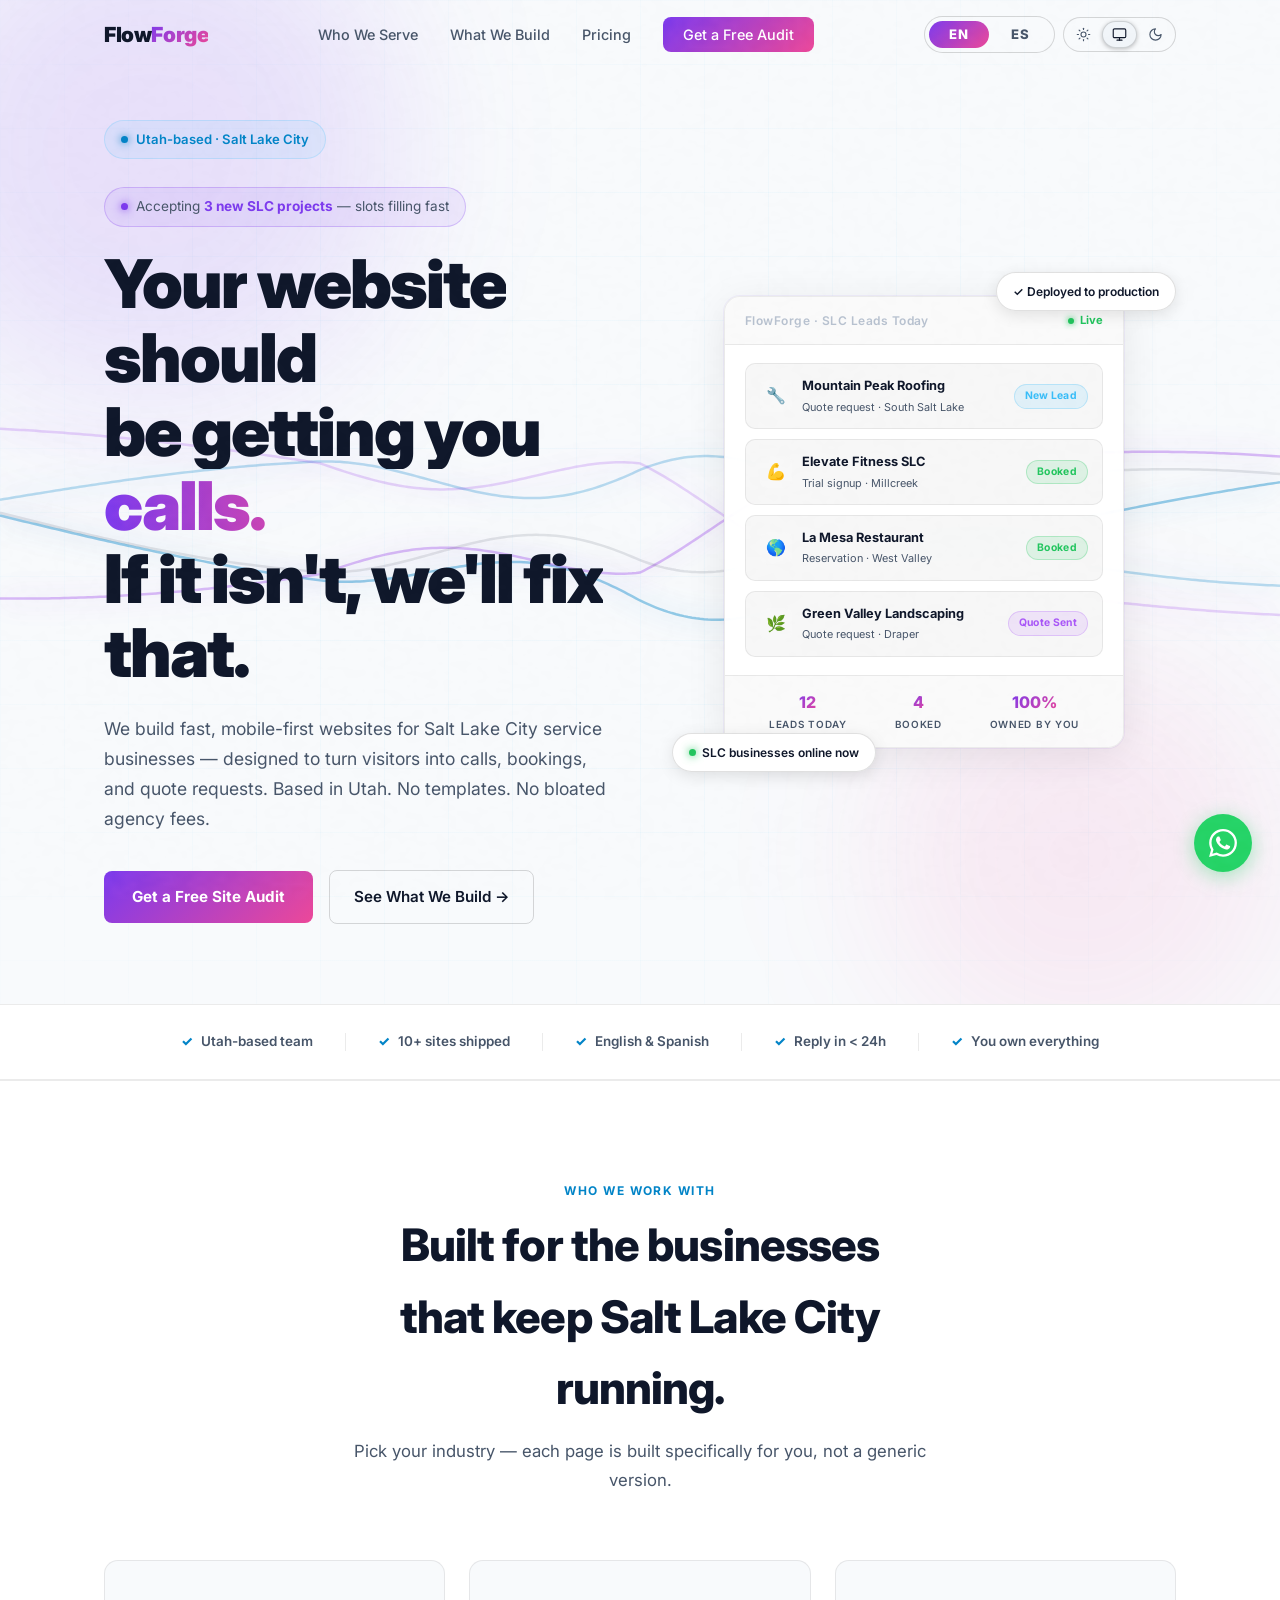
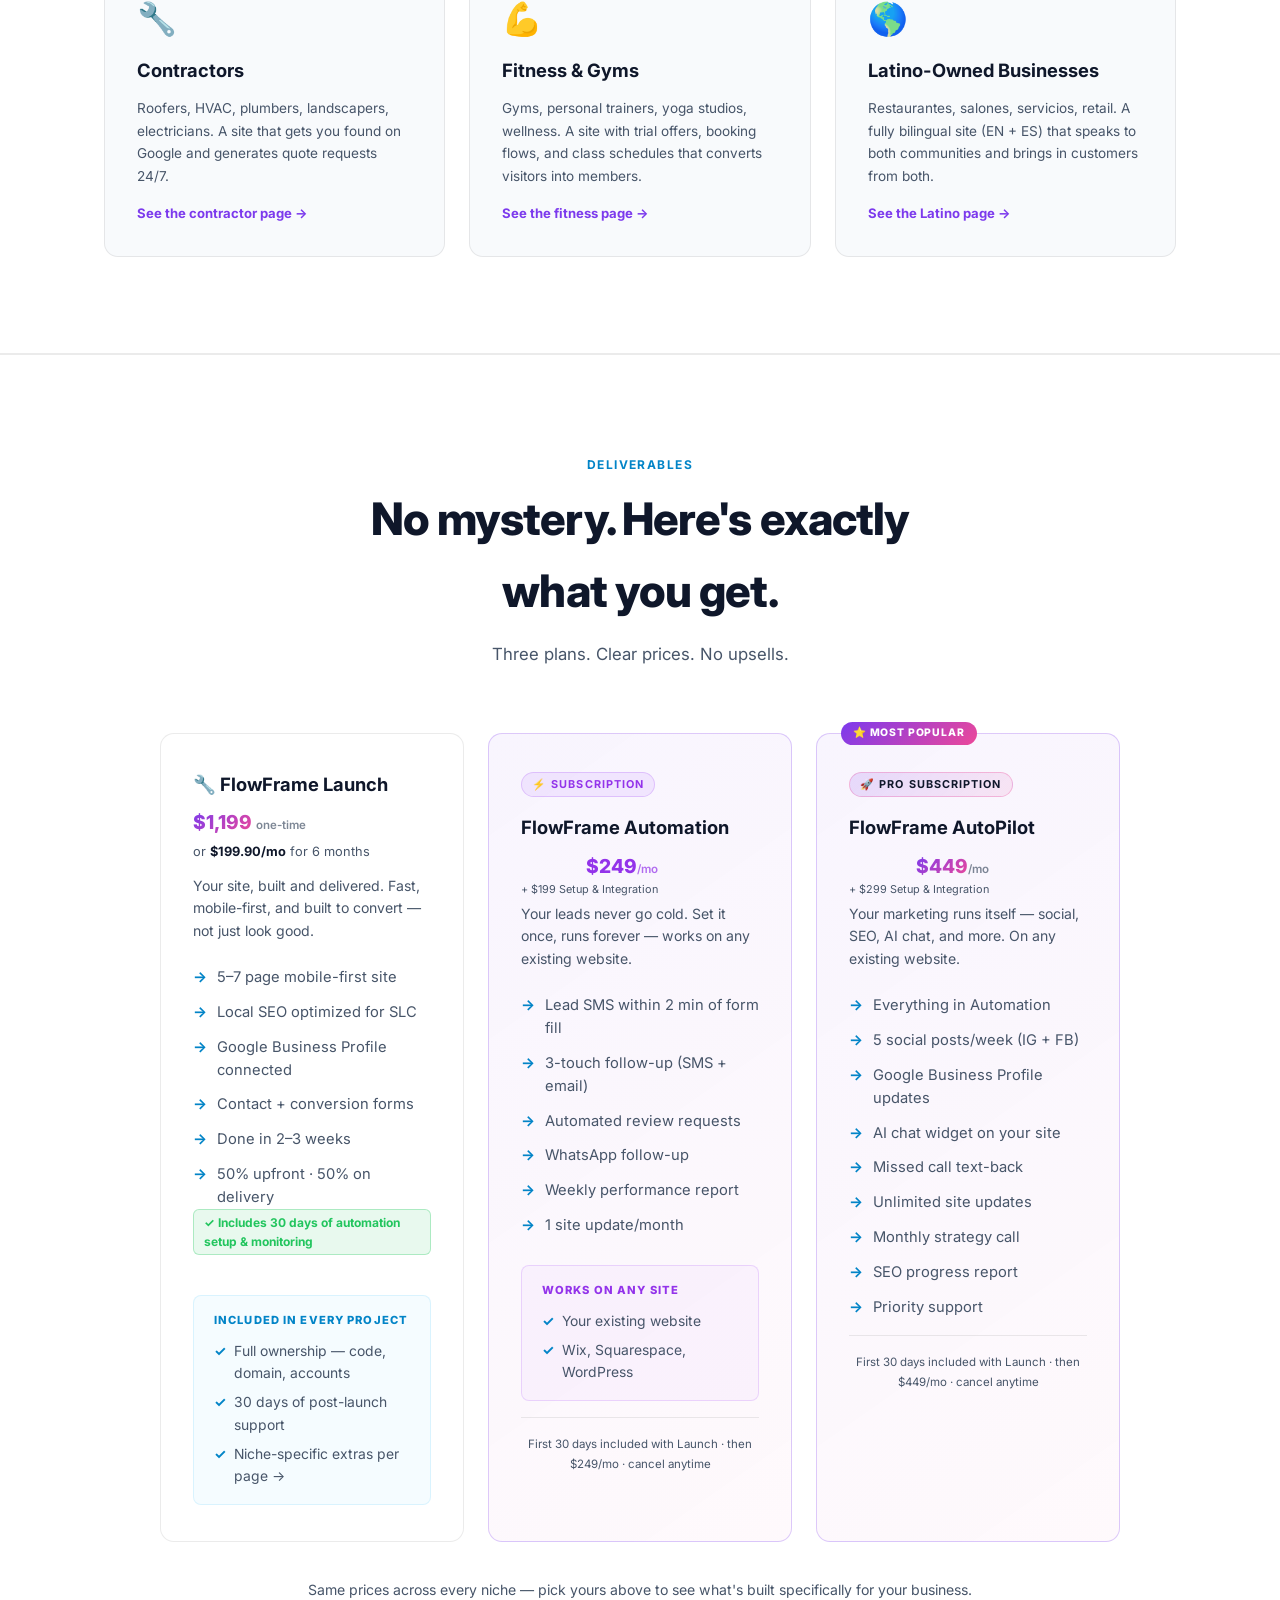
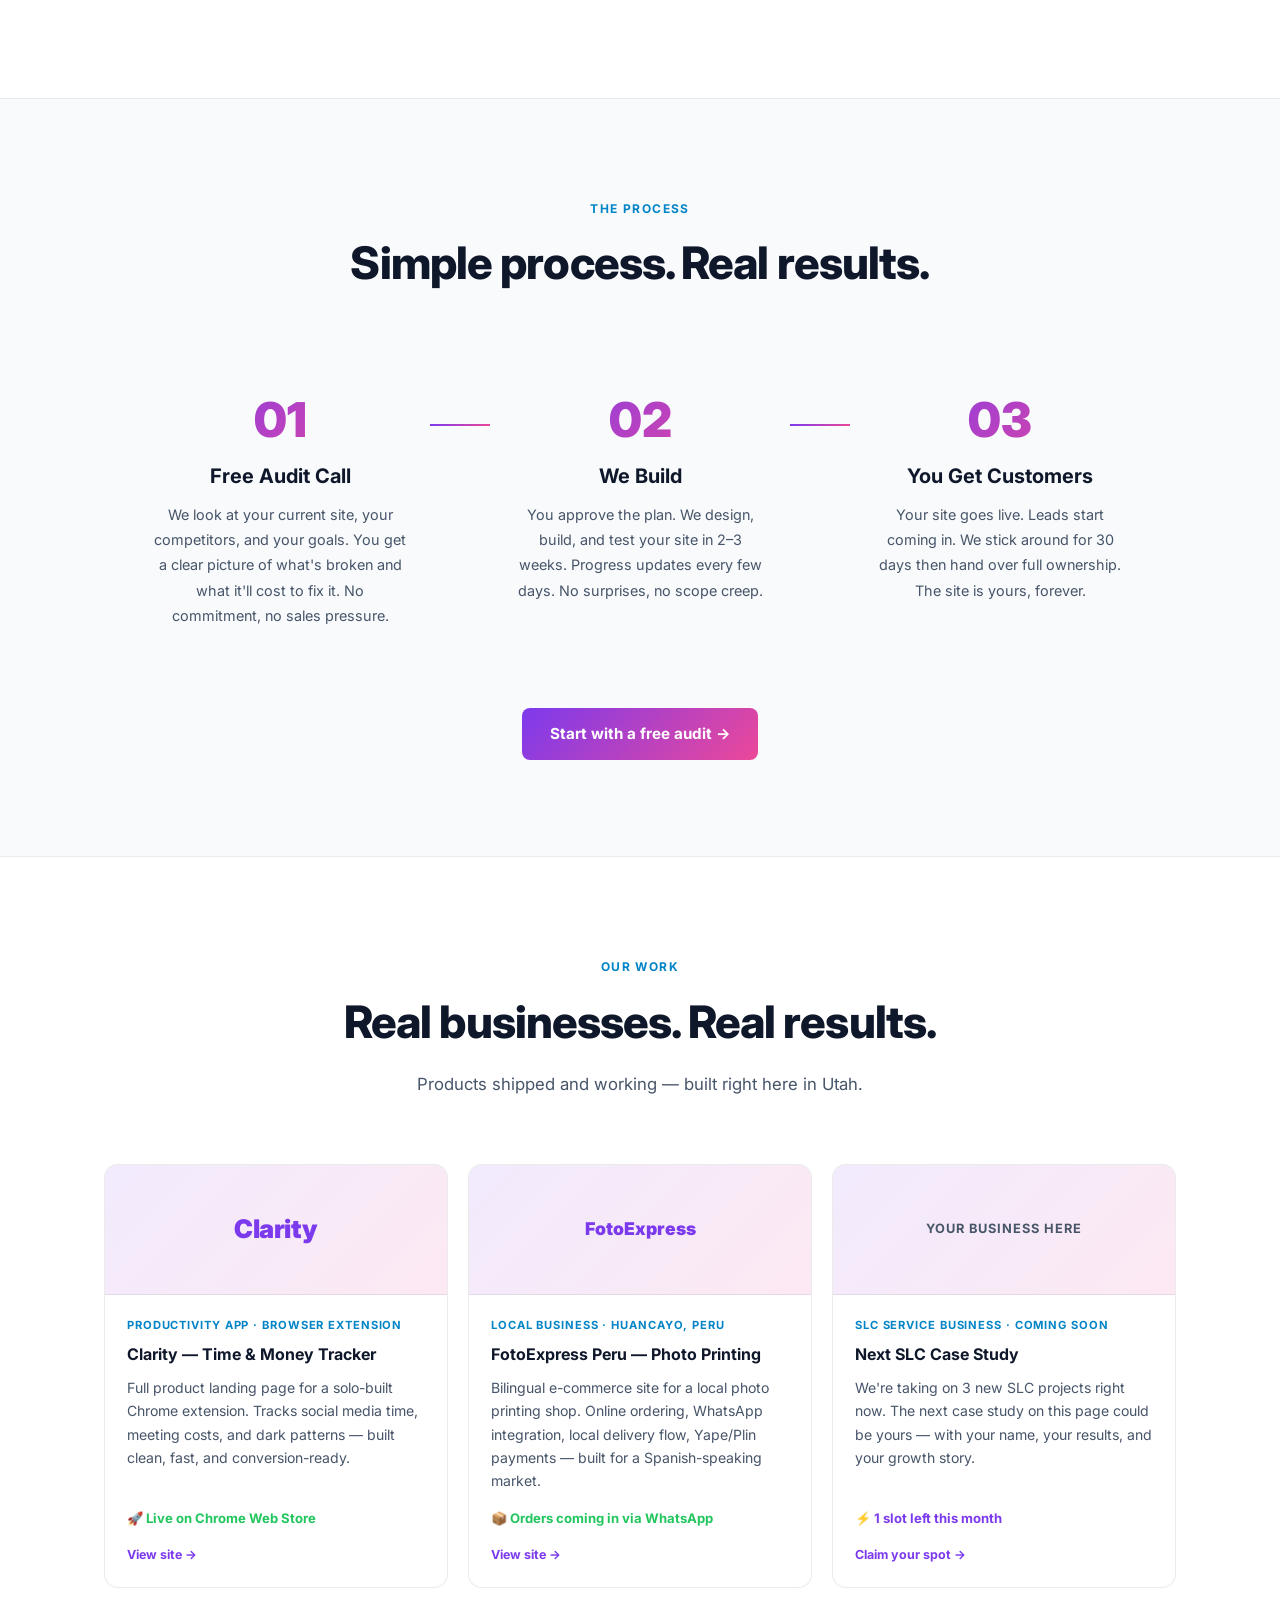
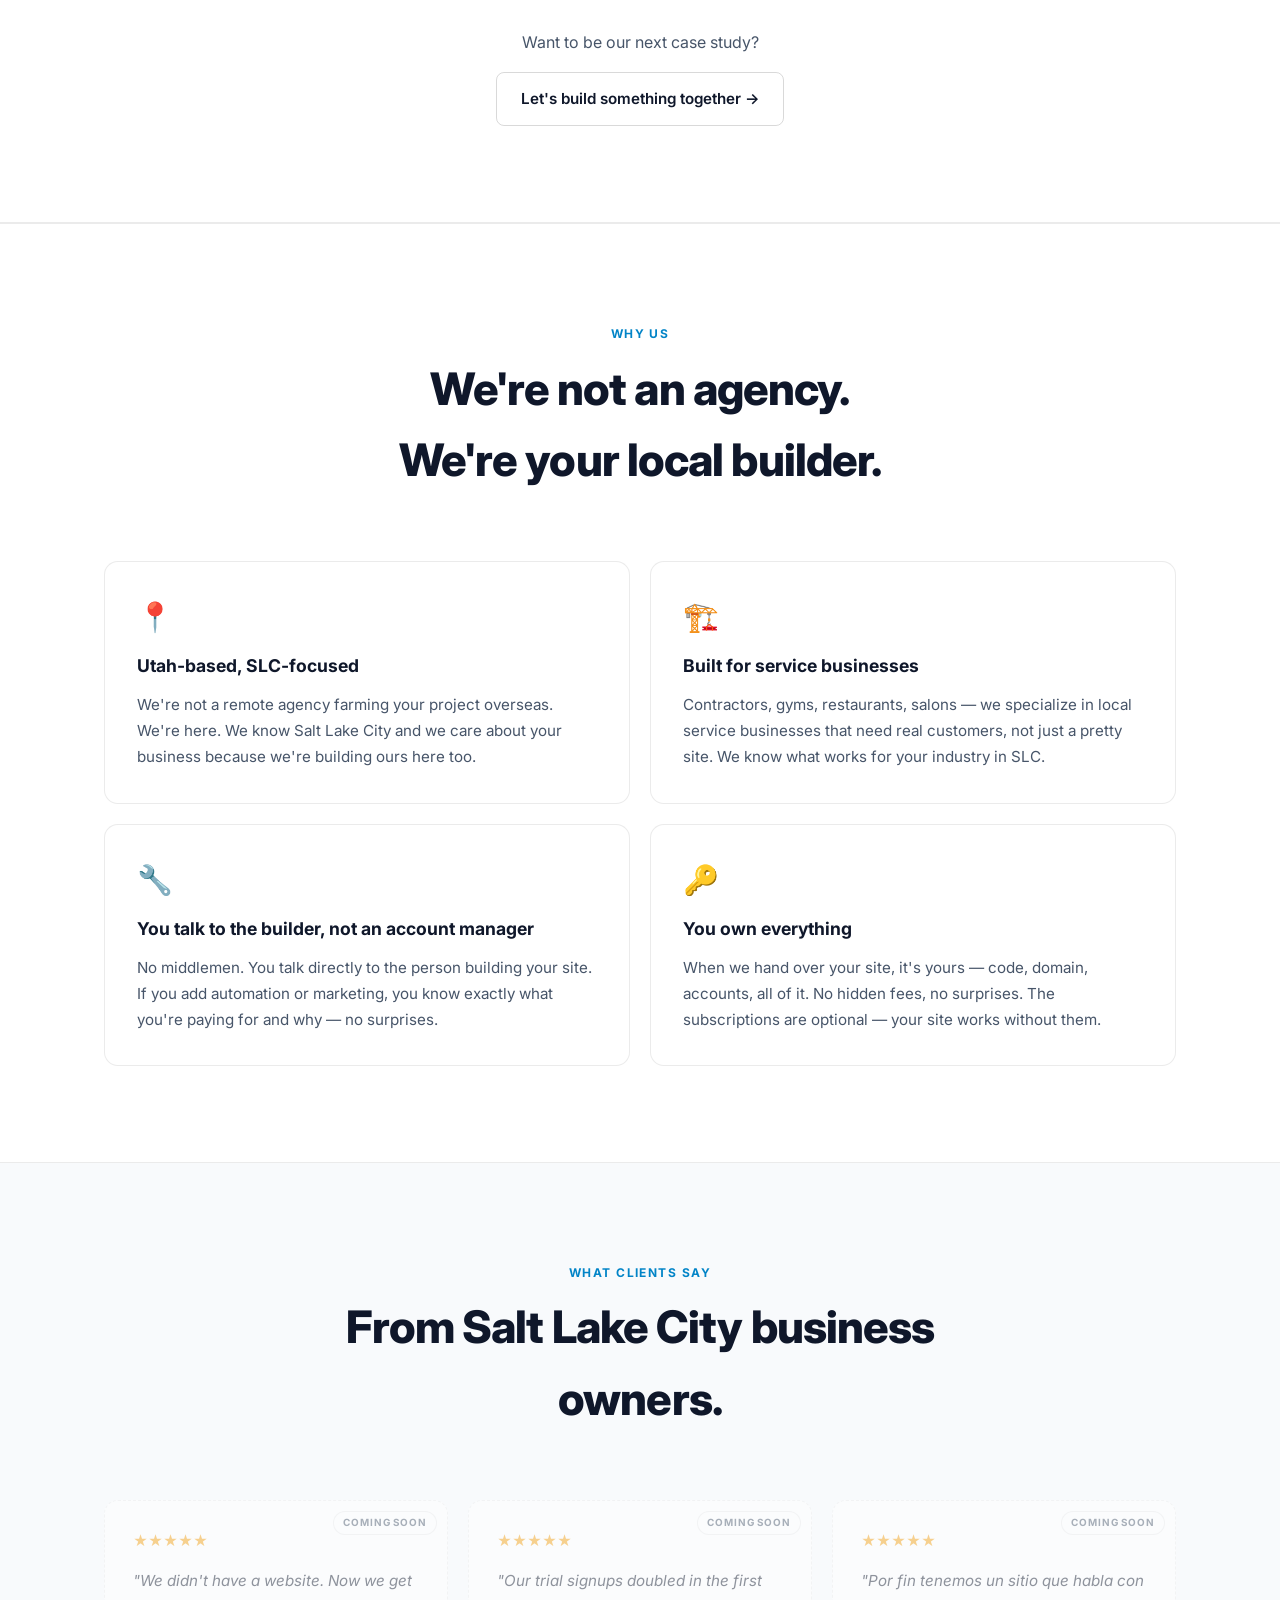
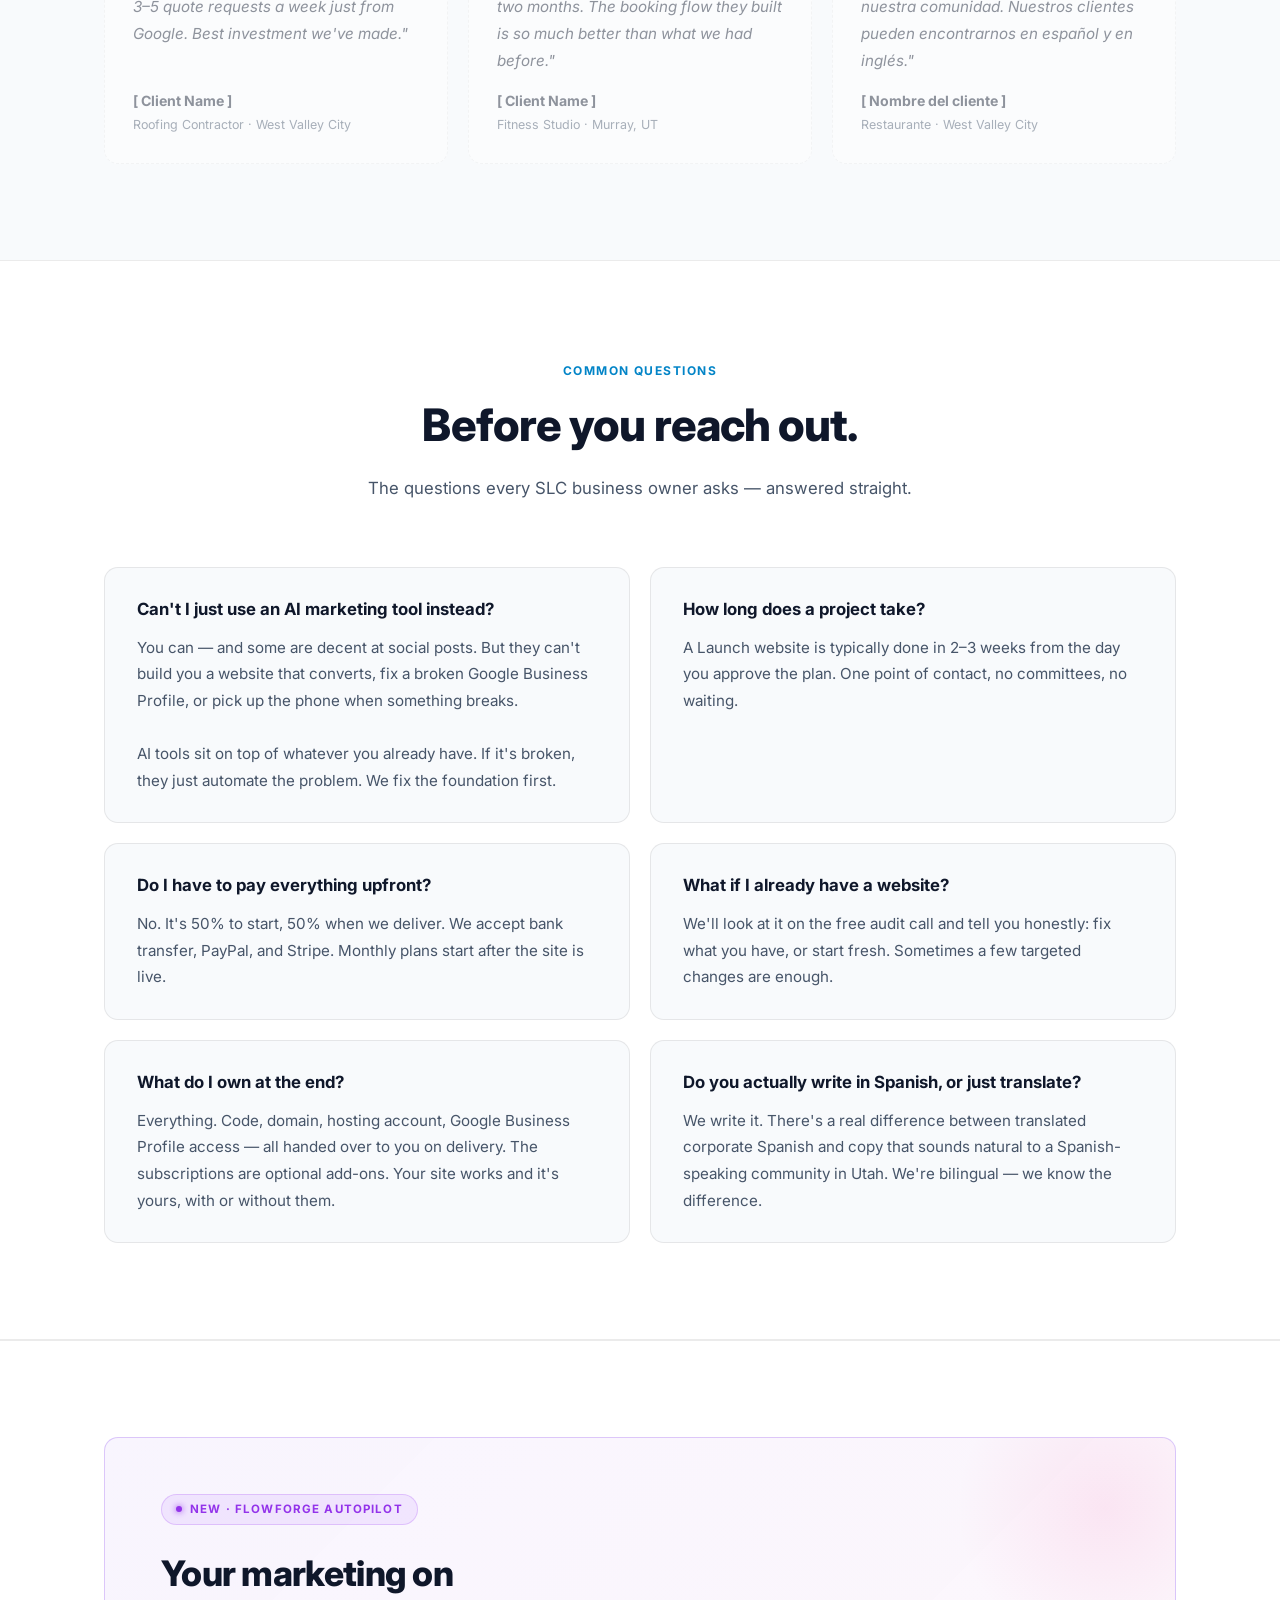
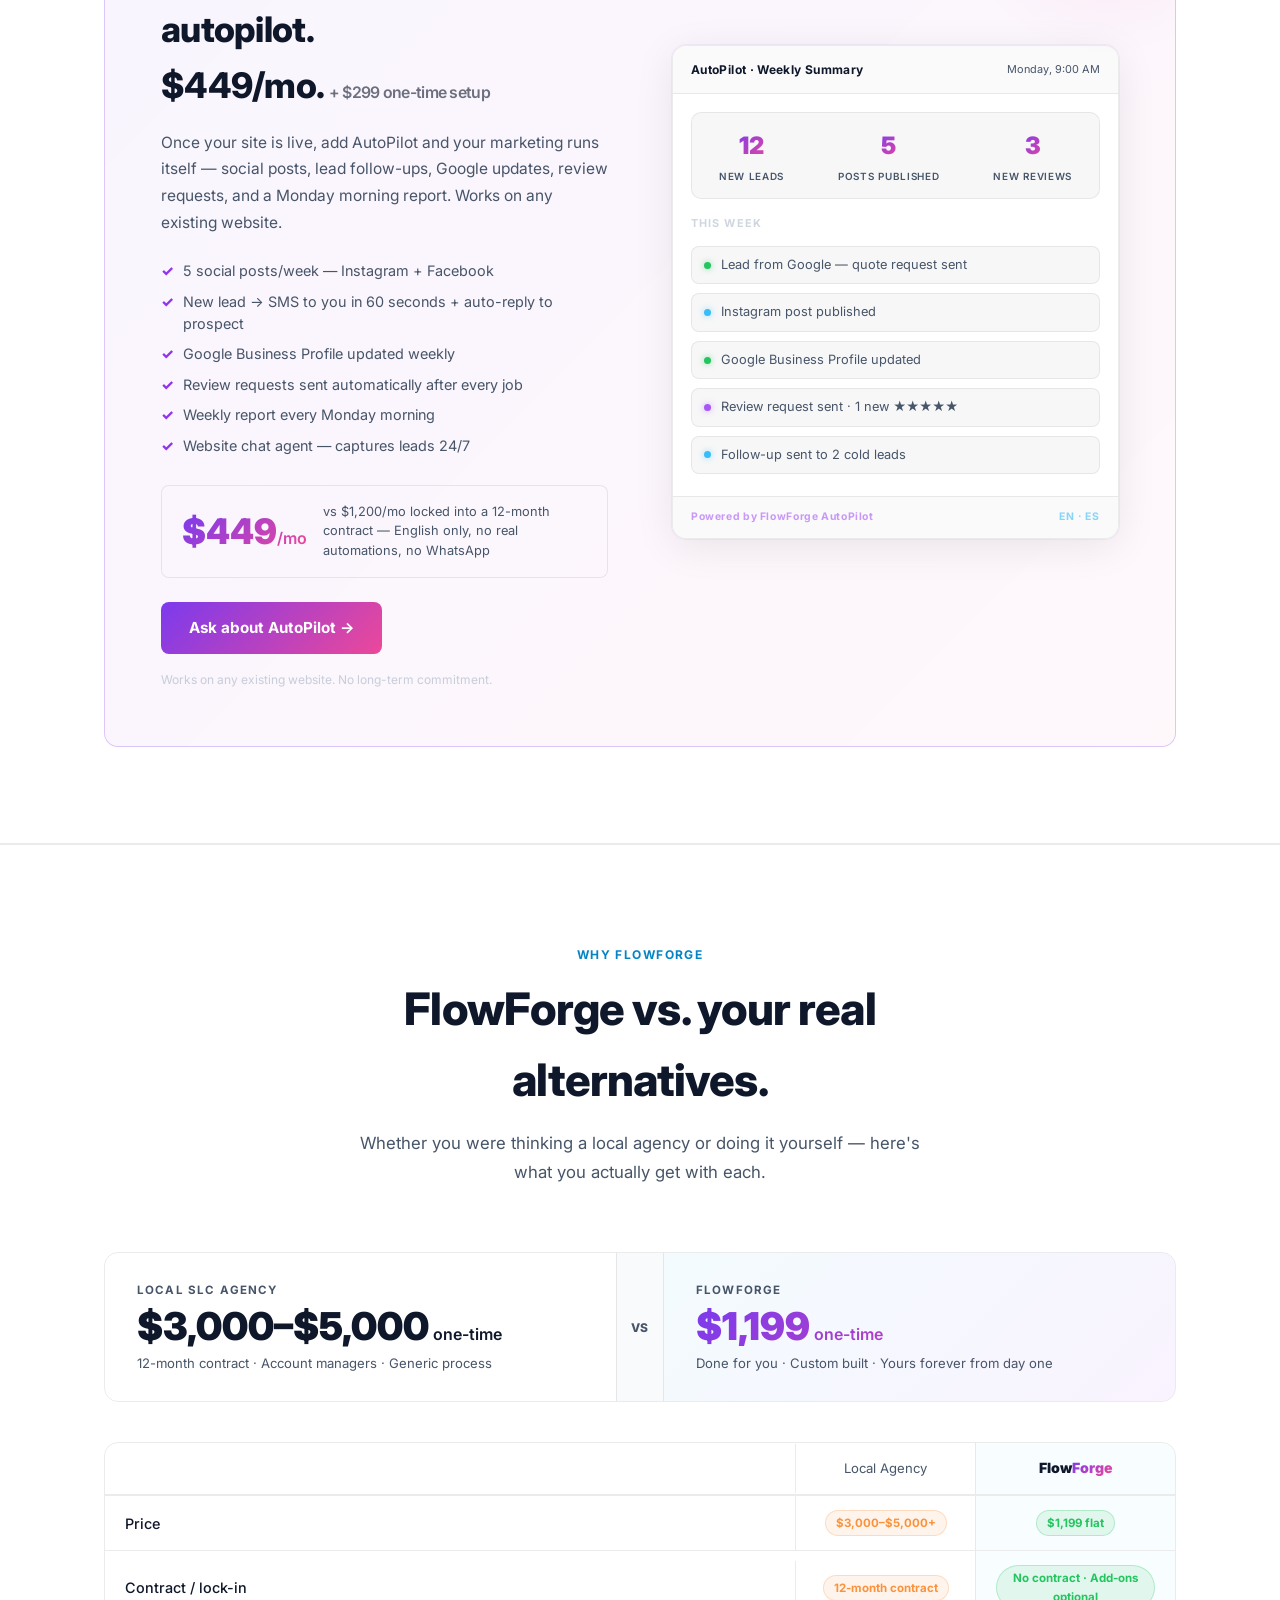
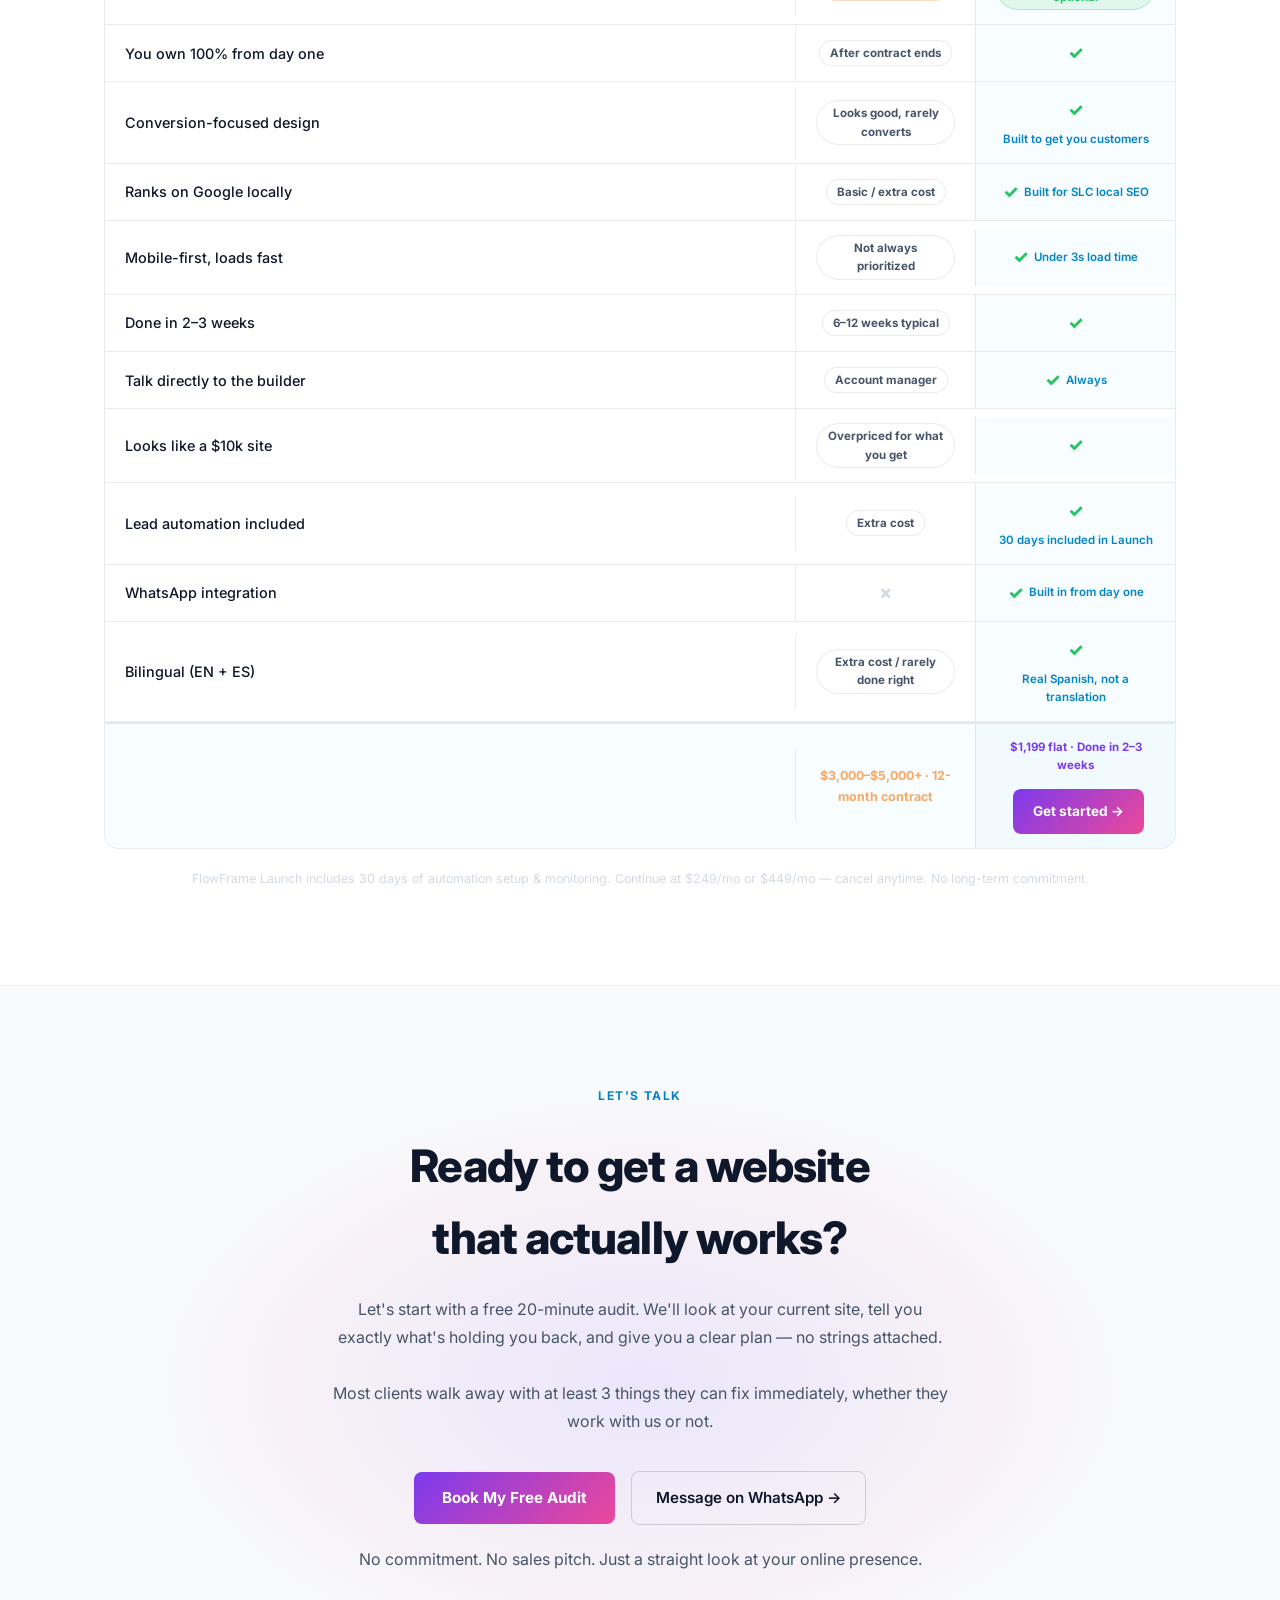
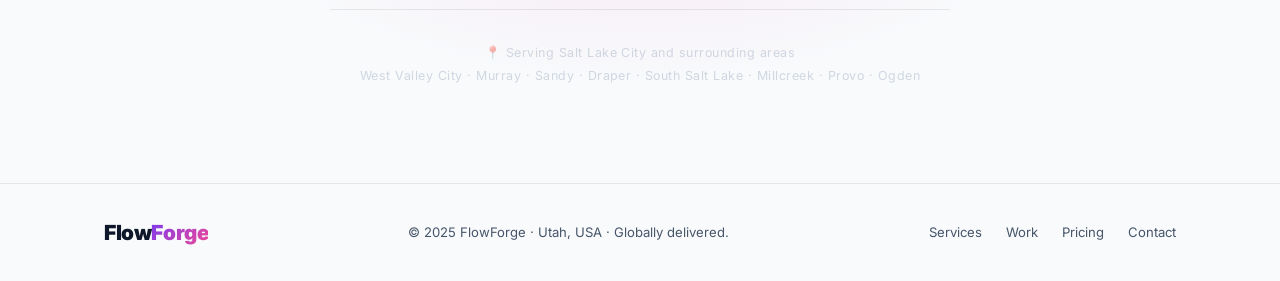
<file: slc.html>
<!DOCTYPE html>
<html lang="en" data-theme="auto">
<head>
  <script async src="https://www.googletagmanager.com/gtag/js?id=G-CK4HRK4L4M"></script>
  <script>
    window.dataLayer = window.dataLayer || [];
    function gtag(){dataLayer.push(arguments);}
    gtag('js', new Date());
    gtag('config', 'G-CK4HRK4L4M');
  </script>
  <meta charset="UTF-8">
  <meta name="viewport" content="width=device-width, initial-scale=1.0">
  <title>Web Design for Salt Lake City Service Businesses — FlowForge</title>
  <meta name="description" content="FlowForge builds high-converting websites for Salt Lake City contractors, gyms, and Latino-owned businesses. Mobile-first, bilingual, and built to get you customers.">
  <meta property="og:title" content="Web Design for Salt Lake City Service Businesses — FlowForge">
  <meta property="og:image" content="https://flowforge-iota-umber.vercel.app/assets/og-image-slc.png">
  <meta name="twitter:image" content="https://flowforge-iota-umber.vercel.app/assets/og-image-slc.png">
  <meta property="og:description" content="High-converting, mobile-first websites for SLC contractors, gyms, and Latino-owned businesses.">
  <meta property="og:type" content="website">
  <meta property="og:url" content="https://flowforge.com/slc">
  <link rel="preconnect" href="https://fonts.googleapis.com">
  <link rel="preconnect" href="https://fonts.gstatic.com" crossorigin>
  <link rel="preload" href="https://fonts.googleapis.com/css2?family=Inter:wght@300;400;500;600;700;800;900&display=swap" as="style" onload="this.onload=null;this.rel='stylesheet'">
  <noscript><link href="https://fonts.googleapis.com/css2?family=Inter:wght@300;400;500;600;700;800;900&display=swap" rel="stylesheet"></noscript>
  <!-- FIXED: absolute path so /slc route finds the CSS correctly -->
    <link rel="canonical" href="https://flowforge-iota-umber.vercel.app/slc">
    <link rel="alternate" hreflang="en" href="https://flowforge-iota-umber.vercel.app/slc">
    <link rel="alternate" hreflang="es" href="https://flowforge-iota-umber.vercel.app/slc/es">
    <link rel="alternate" hreflang="x-default" href="https://flowforge-iota-umber.vercel.app/slc">
  <meta name="twitter:card" content="summary_large_image">
  <meta name="twitter:title" content="Web Design for Salt Lake City Service Businesses — FlowForge">
  <meta name="twitter:description" content="FlowForge builds high-converting websites for Salt Lake City contractors, gyms, and Latino-owned businesses. Mobile-first, bilingual, and built to get you customers.">
  <script type="application/ld+json">
  {
    "@context": "https://schema.org",
    "@type": "Service",
    "serviceType": "Web design for Salt Lake City service businesses",
    "provider": {
      "@type": "ProfessionalService",
      "name": "FlowForge",
      "telephone": "+1-603-205-9425",
      "areaServed": "Salt Lake City, UT",
      "address": {
        "@type": "PostalAddress",
        "addressLocality": "Salt Lake City",
        "addressRegion": "UT",
        "addressCountry": "US"
      }
    },
    "areaServed": {
      "@type": "City",
      "name": "Salt Lake City"
    },
    "url": "https://flowforge-iota-umber.vercel.app/slc",
    "description": "FlowForge builds high-converting websites for Salt Lake City contractors, gyms, and Latino-owned businesses. Mobile-first, bilingual, and built to get you customers."
  }
  </script>
  <link rel="stylesheet" href="/style.css">

<style>
/* ── THEME SYSTEM ── */
:root {
  --bg:#07070e;--surface:#0d0d1a;--surface-2:#111127;
  --blue:#38bdf8;--purple:#a855f7;
  --blue-dim:rgba(56,189,248,0.15);--purple-dim:rgba(168,85,247,0.15);
  /* SLC accent: electric purple → hot pink */
  --gradient:linear-gradient(135deg,#7c3aed,#ec4899);
  --accent:   #7c3aed;
  --accent-dim:rgba(124,58,237,0.15);
  --text:#f1f5f9;--muted:#94a3b8;
  --border:rgba(255,255,255,0.07);--border-h:rgba(255,255,255,0.14);
  --radius:14px;--radius-sm:8px;--shadow:0 4px 24px rgba(0,0,0,0.4);
}
/* Keep emerald→gold gradient in light/auto mode (style.css would revert to blue/purple) */
[data-theme="light"] {
  --bg:#f8fafc;--surface:#ffffff;--surface-2:#f1f5f9;
  --text:#0f172a;--muted:#64748b;
  --border:rgba(0,0,0,0.08);--border-h:rgba(0,0,0,0.15);
  --blue-dim:rgba(56,189,248,0.1);--purple-dim:rgba(168,85,247,0.1);
  --accent-dim:rgba(124,58,237,0.1);
  --shadow:0 4px 24px rgba(0,0,0,0.12);
  --gradient:linear-gradient(135deg,#7c3aed,#ec4899) !important;
}
@media (prefers-color-scheme:light) {
  [data-theme="auto"] {
    --bg:#f8fafc;--surface:#ffffff;--surface-2:#f1f5f9;
    --text:#0f172a;--muted:#64748b;
    --border:rgba(0,0,0,0.08);--border-h:rgba(0,0,0,0.15);
    --blue-dim:rgba(56,189,248,0.1);--purple-dim:rgba(168,85,247,0.1);
    --accent-dim:rgba(124,58,237,0.1);
    --shadow:0 4px 24px rgba(0,0,0,0.12);
    --gradient:linear-gradient(135deg,#7c3aed,#ec4899) !important;
  }
}

/* ── SLC ACCENT OVERRIDES: purple + pink ── */
.urgency-badge {
  background: rgba(124,58,237,0.08);
  border-color: rgba(124,58,237,0.25);
}
.urgency-badge strong { color: var(--accent); }
.urgency-dot {
  background: var(--accent);
  box-shadow: 0 0 8px var(--accent);
}
.niche-card:hover {
  box-shadow: 0 16px 48px rgba(124,58,237,0.10);
}
.step-num { color: var(--accent); }

/* ── SLC HERO ORBS: purple + pink ── */
.hero-orb-1 {
  background: rgba(124,58,237,0.13) !important;
}
.hero-orb-2 {
  background: rgba(236,72,153,0.09) !important;
}

/* ── ANIMATIONS ── */
@keyframes slc-gradient-shift {
  0%   { background-position: 0% 50%; }
  50%  { background-position: 100% 50%; }
  100% { background-position: 0% 50%; }
}
@keyframes slc-btn-glow {
  0%, 100% { box-shadow: 0 0 20px rgba(124,58,237,0.4), 0 4px 24px rgba(236,72,153,0.25); }
  50%       { box-shadow: 0 0 32px rgba(124,58,237,0.6), 0 4px 32px rgba(236,72,153,0.4); }
}
@keyframes slc-badge-pulse {
  0%, 100% { box-shadow: 0 0 0 0 rgba(124,58,237,0.35); }
  50%       { box-shadow: 0 0 0 6px rgba(124,58,237,0); }
}

/* Animated gradient on hero text */
.gradient-text {
  background: linear-gradient(270deg,#7c3aed,#ec4899,#7c3aed) !important;
  background-size: 300% 300% !important;
  -webkit-background-clip: text !important;
  -webkit-text-fill-color: transparent !important;
  background-clip: text !important;
  animation: slc-gradient-shift 4s ease infinite !important;
}
/* CTA button ambient glow */
.btn-primary {
  animation: slc-btn-glow 3s ease infinite;
}
/* Urgency badge subtle pulse */
.urgency-badge {
  animation: slc-badge-pulse 2.5s ease infinite;
}

/* ── CARD HOVER UPGRADES ── */
.niche-card:hover {
  border-color: rgba(124,58,237,0.4) !important;
  box-shadow: 0 20px 60px rgba(124,58,237,0.15) !important;
}
.case-card:hover {
  border-color: rgba(124,58,237,0.35) !important;
  box-shadow: 0 16px 48px rgba(124,58,237,0.12) !important;
}
.flagship-card:hover {
  border-color: rgba(124,58,237,0.4) !important;
  box-shadow: 0 20px 60px rgba(124,58,237,0.15) !important;
}
.why-card:hover {
  border-color: rgba(124,58,237,0.3) !important;
}

/* ── FEATURED CARD: purple/pink theme ── */
.flagship-card.flagship-featured {
  border-color: rgba(124,58,237,0.5) !important;
  background: linear-gradient(160deg,rgba(124,58,237,0.07),rgba(236,72,153,0.05)) !important;
}

/* ── CASE THUMBS: purple/pink ── */
.case-thumb {
  background: linear-gradient(135deg,rgba(124,58,237,0.10),rgba(236,72,153,0.12)) !important;
}
.case-thumb.thumb-orange {
  background: linear-gradient(135deg,rgba(236,72,153,0.10),rgba(124,58,237,0.08)) !important;
}

/* ── AUTOPILOT CARD: purple/pink ── */
.autopilot-card {
  background: linear-gradient(135deg,rgba(124,58,237,0.05),rgba(236,72,153,0.04)) !important;
  border-color: rgba(124,58,237,0.25) !important;
}
.autopilot-card::before {
  background: radial-gradient(circle,rgba(236,72,153,0.10),transparent 70%) !important;
}

/* ── FINAL CTA GLOW: purple/pink ── */
.final-cta-glow {
  background: radial-gradient(ellipse,rgba(124,58,237,0.10) 0%,rgba(236,72,153,0.05) 50%,transparent 70%) !important;
  width: 1000px !important;
  height: 600px !important;
}

/* ── NICHE RESULT BOX ── */
.niche-result {
  background: rgba(124,58,237,0.06) !important;
  border-color: rgba(124,58,237,0.18) !important;
}
.niche-result span { color: var(--accent) !important; }

/* ── ADDON BLOCK ── */
.del-block.addon {
  border-color: rgba(124,58,237,0.25) !important;
  background: linear-gradient(145deg,rgba(124,58,237,0.05),rgba(236,72,153,0.03)) !important;
}

/* ── NAV UTILS (right corner group) ── */
.nav-utils {
  display: flex;
  align-items: center;
  gap: 8px;
  flex-shrink: 0;
}

/* ── NAV LANG TOGGLE ── */
.nav-lang-toggle {
  display: inline-flex;
  align-items: center;
  background: rgba(255,255,255,0.06);
  border: 1px solid var(--border-h);
  border-radius: 100px;
  padding: 4px;
  gap: 2px;
}
.nav-lang-btn {
  padding: 7px 20px;
  border-radius: 100px;
  font-size: 0.82rem;
  font-weight: 800;
  letter-spacing: 0.08em;
  border: none;
  cursor: pointer;
  background: transparent;
  color: var(--muted);
  font-family: inherit;
  transition: background 0.2s, color 0.2s;
  line-height: 1;
  text-transform: uppercase;
}
.nav-lang-btn.active { background: var(--gradient); color: #fff; }

/* Desktop: show desktop controls, hide mobile-only ones */
#nav-lang-desktop { display: inline-flex; }
.nav-lang-mobile  { display: none !important; }
#theme-seg        { display: inline-flex; }
.theme-seg-mobile { display: none !important; }
#theme-seg .theme-seg-btn { padding: 5px 9px; font-size: 0.8rem; }

/* Mobile: flip visibility */
@media (max-width: 768px) {
  #nav-lang-desktop { display: none !important; }
  #theme-seg        { display: none !important; }
  .nav-lang-mobile  { display: inline-flex !important; }
  .theme-seg-mobile { display: inline-flex !important; }
  .nav-lang-mobile .nav-lang-btn { padding: 5px 13px; font-size: 0.74rem; }
}

/* ── THEME SEGMENTED CONTROL ── */
.theme-seg {
  display: inline-flex;
  align-items: center;
  background: rgba(255,255,255,0.05);
  border: 1px solid var(--border-h);
  border-radius: 100px;
  padding: 3px;
  gap: 2px;
}
.theme-seg-btn {
  padding: 5px 11px;
  border-radius: 100px;
  font-size: 0.72rem;
  font-weight: 700;
  border: none;
  cursor: pointer;
  background: transparent;
  color: var(--muted);
  font-family: inherit;
  transition: background 0.2s, color 0.2s;
  white-space: nowrap;
  line-height: 1;
}
.theme-seg-btn.active {
  background: var(--surface-2);
  color: var(--text);
  border: 1px solid var(--border-h);
}
[data-theme="light"] .theme-seg-btn.active { background: rgba(0,0,0,0.08); }

/* ── MOBILE NAV OVERLAY — full screen, theme-aware ── */
.nav-links {
  /* default desktop: horizontal flex row */
  display: flex;
  align-items: center;
  gap: 32px;
  list-style: none;
}
@media (max-width: 768px) {
  .nav-links {
    display: none !important;
    position: fixed;
    inset: 0;
    flex-direction: column;
    align-items: center;
    justify-content: center;
    gap: 32px;
    z-index: 99;
    /* Use theme vars so it matches selected mode */
    background: var(--bg);
    backdrop-filter: blur(20px);
    -webkit-backdrop-filter: blur(20px);
  }
  .nav-links.open {
    display: flex !important;
  }
  .nav-links a {
    font-size: 1.15rem;
    font-weight: 600;
    color: var(--text);
  }
  .nav-links li {
    width: 100%;
    text-align: center;
    display: flex;
    justify-content: center;
  }
  .hamburger { display: flex !important; z-index: 100; }
}

/* ── FIX: hv-badge corners in all modes ── */
.hv-badge {
  border-radius: 100px !important;
  overflow: visible !important;
}
.hv-badge-1 { color: #22c55e !important; border-color: rgba(34,197,94,0.35) !important; }

/* Light theme only — explicit light choice */
[data-theme="light"] .hv-badge {
  background: rgba(255,255,255,0.97) !important;
  color: var(--text) !important;
  border-color: rgba(0,0,0,0.12) !important;
  box-shadow: 0 4px 16px rgba(0,0,0,0.1) !important;
}
/* Auto + system is light — only then white */
@media (prefers-color-scheme: light) {
  [data-theme="auto"] .hv-badge {
    background: rgba(255,255,255,0.97) !important;
    color: var(--text) !important;
    border-color: rgba(0,0,0,0.12) !important;
    box-shadow: 0 4px 16px rgba(0,0,0,0.1) !important;
  }
}
/* Auto + system is dark — keep dark (no rule needed, default wins) */

/* ── SLC LEADS CARD ── */
.slc-card{background:rgba(13,13,26,0.88);border:1px solid rgba(255,255,255,0.09);border-radius:16px;backdrop-filter:blur(24px);width:100%;max-width:400px;box-shadow:0 24px 80px rgba(0,0,0,0.5),0 0 0 1px rgba(56,189,248,0.06);overflow:hidden;}
.slc-card-header{display:flex;align-items:center;justify-content:space-between;padding:14px 20px;border-bottom:1px solid rgba(255,255,255,0.06);background:rgba(255,255,255,0.02);}
.slc-card-title{font-size:.75rem;color:rgba(148,163,184,0.65);font-weight:600;letter-spacing:.04em;}
.slc-live{display:flex;align-items:center;gap:6px;font-size:.7rem;font-weight:700;color:#22c55e;}
.slc-live-dot{width:6px;height:6px;background:#22c55e;border-radius:50%;box-shadow:0 0 6px #22c55e;animation:pulse-dot 1.5s ease infinite;flex-shrink:0;}
.slc-card-body{padding:18px 20px;display:flex;flex-direction:column;gap:10px;}
.slc-lead-row{display:flex;align-items:center;justify-content:space-between;padding:12px 14px;background:rgba(255,255,255,0.03);border:1px solid rgba(255,255,255,0.07);border-radius:10px;gap:10px;}
.slc-lead-icon{font-size:1rem;width:32px;height:32px;background:rgba(255,255,255,0.05);border:1px solid rgba(255,255,255,0.07);border-radius:8px;display:flex;align-items:center;justify-content:center;flex-shrink:0;}
.slc-lead-info{flex:1;min-width:0;}
.slc-lead-name{font-size:.8rem;font-weight:700;color:var(--text);white-space:nowrap;overflow:hidden;text-overflow:ellipsis;}
.slc-lead-sub{font-size:.68rem;color:var(--muted);margin-top:2px;}
.slc-lead-pill{font-size:.65rem;font-weight:700;padding:3px 10px;border-radius:100px;letter-spacing:.03em;flex-shrink:0;}
.pill-new{background:rgba(56,189,248,0.12);color:#38bdf8;border:1px solid rgba(56,189,248,0.25);}
.pill-booked{background:rgba(34,197,94,0.12);color:#22c55e;border:1px solid rgba(34,197,94,0.25);}
.pill-quote{background:rgba(168,85,247,0.12);color:#a855f7;border:1px solid rgba(168,85,247,0.25);}
.slc-card-footer{display:flex;justify-content:space-around;padding:14px 20px;border-top:1px solid rgba(255,255,255,0.06);background:rgba(255,255,255,0.02);}
.slc-metric{display:flex;flex-direction:column;align-items:center;gap:2px;}
.slc-metric-num{font-size:1rem;font-weight:800;background:var(--gradient);-webkit-background-clip:text;-webkit-text-fill-color:transparent;background-clip:text;}
.slc-metric-label{font-size:.62rem;color:var(--muted);font-weight:600;text-transform:uppercase;letter-spacing:.07em;}

/* ── TRUST BAR ── */
.trust-bar{border-top:1px solid var(--border);border-bottom:1px solid var(--border);background:var(--surface);padding:26px 0;}
.trust-inner{display:flex;align-items:center;justify-content:center;gap:32px;flex-wrap:wrap;}
.trust-item{display:flex;align-items:center;gap:8px;font-size:.84rem;font-weight:600;color:var(--muted);white-space:nowrap;}
.trust-check{color:var(--blue);font-weight:800;}
.trust-div{width:1px;height:18px;background:var(--border);flex-shrink:0;}

/* ── NICHE HUB GRID ── */
.niche-hub-grid{display:grid;grid-template-columns:repeat(3,1fr);gap:24px;margin-top:48px;}
@media(max-width:768px){.niche-hub-grid{grid-template-columns:1fr;}}

/* ── NICHE CARDS ── */
.niche-grid{display:grid;grid-template-columns:repeat(3,1fr);gap:20px;}
.niche-card{background:var(--surface);border:1px solid var(--border);border-radius:var(--radius);padding:36px 28px;display:flex;flex-direction:column;gap:16px;position:relative;overflow:hidden;transition:border-color .3s,transform .3s,box-shadow .3s;}
.niche-card::after{content:'';position:absolute;bottom:0;left:0;right:0;height:2px;background:var(--gradient);transform:scaleX(0);transform-origin:left;transition:transform .35s ease;}
.niche-card:hover{border-color:rgba(56,189,248,0.3);transform:translateY(-5px);box-shadow:0 16px 48px rgba(56,189,248,0.08);}
.niche-card:hover::after{transform:scaleX(1);}
.niche-emoji{font-size:2.2rem;line-height:1;margin-bottom:4px;}
.niche-card h3{font-size:1.2rem;color:var(--text);margin-bottom:0;}
.niche-sub{font-size:.75rem;font-weight:600;color:rgba(148,163,184,0.55);letter-spacing:.04em;margin-top:-8px;}
.niche-card p{font-size:.95rem;line-height:1.72;flex:1;}
.niche-result{font-size:.88rem;font-weight:600;color:var(--text);padding:12px 16px;background:rgba(56,189,248,0.05);border:1px solid rgba(56,189,248,0.15);border-radius:var(--radius-sm);line-height:1.55;}
.niche-result span{color:var(--blue);}

/* ── DELIVERABLES ── */
.deliverables-grid{display:grid;grid-template-columns:repeat(3,1fr);gap:24px;max-width:960px;margin:0 auto;}
.del-block{background:var(--surface);border:1px solid var(--border);border-radius:var(--radius);padding:36px 32px;}
.del-block.addon{border-color:rgba(168,85,247,0.2);background:linear-gradient(145deg,rgba(168,85,247,0.04),rgba(56,189,248,0.03));}
.del-tag{display:inline-block;font-size:.68rem;font-weight:700;letter-spacing:.1em;text-transform:uppercase;color:var(--purple);background:rgba(168,85,247,0.1);border:1px solid rgba(168,85,247,0.25);padding:3px 10px;border-radius:100px;margin-bottom:16px;}
.del-block h3{color:var(--text);font-size:1.15rem;margin-bottom:6px;}
.del-block .del-desc{font-size:.88rem;color:var(--muted);margin-bottom:24px;line-height:1.6;}
.del-list{list-style:none;display:flex;flex-direction:column;gap:12px;}
.del-list li{font-size:.92rem;color:var(--muted);padding-left:24px;position:relative;line-height:1.55;}
.del-list li::before{content:'→';position:absolute;left:0;color:var(--blue);font-weight:700;}
.del-always{margin-top:28px;padding:16px 20px;background:rgba(56,189,248,0.05);border:1px solid rgba(56,189,248,0.15);border-radius:var(--radius-sm);}
.del-always-title{font-size:.7rem;font-weight:800;color:var(--blue);text-transform:uppercase;letter-spacing:.1em;margin-bottom:10px;}
.del-always ul{list-style:none;display:flex;flex-direction:column;gap:7px;}
.del-always ul li{font-size:.87rem;color:var(--muted);padding-left:20px;position:relative;}
.del-always ul li::before{content:'✓';position:absolute;left:0;color:var(--blue);font-weight:700;}
.insert-screenshot{margin-top:24px;height:100px;border:2px dashed rgba(255,255,255,0.08);border-radius:var(--radius-sm);display:flex;align-items:center;justify-content:center;font-size:.75rem;font-weight:600;color:rgba(148,163,184,0.3);letter-spacing:.06em;}

/* ── CASE STUDIES ── */
.case-grid{display:grid;grid-template-columns:repeat(3,1fr);gap:20px;}
.case-card{background:var(--surface);border:1px solid var(--border);border-radius:var(--radius);overflow:hidden;transition:border-color .3s,transform .3s;display:flex;flex-direction:column;}
.case-card:hover{border-color:rgba(56,189,248,0.3);transform:translateY(-4px);}
.case-thumb{height:130px;background:linear-gradient(135deg,rgba(56,189,248,0.08),rgba(168,85,247,0.12));display:flex;align-items:center;justify-content:center;font-size:2.4rem;border-bottom:1px solid var(--border);position:relative;}
.case-thumb.thumb-orange{background:linear-gradient(135deg,rgba(251,146,60,0.09),rgba(239,68,68,0.09));}
.case-coming-tag{position:absolute;top:10px;right:10px;font-size:.62rem;font-weight:700;letter-spacing:.09em;text-transform:uppercase;color:var(--muted);background:rgba(255,255,255,0.05);border:1px solid var(--border);padding:3px 9px;border-radius:100px;}
.case-body{padding:22px;flex:1;display:flex;flex-direction:column;gap:8px;}
.case-type{font-size:.7rem;font-weight:700;color:var(--blue);letter-spacing:.08em;text-transform:uppercase;}
.case-body h3{font-size:1rem;color:var(--text);}
.case-body p{font-size:.88rem;line-height:1.65;flex:1;}
.case-result{margin-top:8px;font-size:.82rem;font-weight:700;color:#22c55e;}
.case-insert-note{font-size:.75rem;color:rgba(148,163,184,0.3);font-style:italic;}

/* ── FLAGSHIP CARDS ── */
.flagship-grid{display:grid;grid-template-columns:repeat(3,1fr);gap:24px;align-items:start;}
.flagship-card{background:var(--surface);border:1px solid var(--border);border-radius:var(--radius);padding:32px 28px;display:flex;flex-direction:column;gap:18px;position:relative;transition:border-color .3s,transform .3s,box-shadow .3s;}
.flagship-card:hover{border-color:rgba(56,189,248,0.3);transform:translateY(-5px);box-shadow:0 16px 48px rgba(56,189,248,0.08);}
.flagship-card.flagship-featured{border-color:rgba(56,189,248,0.45);background:linear-gradient(160deg,rgba(56,189,248,0.06),rgba(168,85,247,0.07));}
.flagship-top-badge{position:absolute;top:-13px;left:50%;transform:translateX(-50%);font-size:.68rem;font-weight:700;letter-spacing:.1em;text-transform:uppercase;background:var(--gradient);color:#fff;padding:4px 16px;border-radius:100px;white-space:nowrap;}
.flagship-niche-tag{display:inline-flex;align-items:center;gap:6px;font-size:.72rem;font-weight:700;letter-spacing:.07em;text-transform:uppercase;padding:5px 12px;border-radius:100px;width:fit-content;}
.tag-contractor{background:rgba(251,146,60,0.1);border:1px solid rgba(251,146,60,0.25);color:#fb923c;}
.tag-fitness{background:rgba(56,189,248,0.1);border:1px solid rgba(56,189,248,0.25);color:var(--blue);}
.tag-latino{background:rgba(168,85,247,0.1);border:1px solid rgba(168,85,247,0.25);color:var(--purple);}
.flagship-header{display:flex;align-items:flex-end;justify-content:space-between;gap:12px;flex-wrap:wrap;}
.flagship-name{font-size:1.45rem;font-weight:900;color:var(--text);letter-spacing:-.02em;}
.flagship-price{font-size:1.05rem;font-weight:800;background:var(--gradient);-webkit-background-clip:text;-webkit-text-fill-color:transparent;background-clip:text;text-align:right;line-height:1.3;}
.flagship-price span{font-size:.78rem;font-weight:600;display:block;opacity:.7;}
.flagship-promise{font-size:.93rem;color:var(--text);line-height:1.65;font-style:italic;padding:14px 16px;background:rgba(255,255,255,0.03);border-left:2px solid var(--blue);border-radius:0 var(--radius-sm) var(--radius-sm) 0;}
.flagship-for{font-size:.87rem;color:var(--muted);line-height:1.6;padding:12px 14px;background:rgba(255,255,255,0.02);border:1px solid var(--border);border-radius:var(--radius-sm);}
.flagship-for-label{font-size:.65rem;font-weight:800;text-transform:uppercase;letter-spacing:.1em;color:var(--muted);margin-bottom:5px;}
.flagship-features{list-style:none;display:flex;flex-direction:column;gap:10px;flex:1;}
.flagship-features li{font-size:.9rem;color:var(--muted);padding-left:22px;position:relative;line-height:1.5;}
.flagship-features li::before{content:'✓';position:absolute;left:0;color:var(--blue);font-weight:800;}
.flagship-cta-wrap{display:flex;flex-direction:column;gap:8px;padding-top:4px;border-top:1px solid var(--border);margin-top:auto;}
.flagship-micro{font-size:.75rem;color:rgba(148,163,184,0.5);text-align:center;}
.flagship-upsell{margin-top:40px;display:flex;align-items:center;gap:16px;padding:20px 28px;background:rgba(56,189,248,0.04);border:1px solid rgba(56,189,248,0.15);border-radius:var(--radius);flex-wrap:wrap;}
.flagship-upsell-icon{font-size:1.4rem;color:var(--blue);flex-shrink:0;}
.flagship-upsell p{font-size:.9rem;color:var(--muted);line-height:1.65;flex:1;min-width:200px;}
.flagship-upsell p strong{color:var(--text);}

/* ── WHY GRID ── */
.why-grid{display:grid;grid-template-columns:repeat(2,1fr);gap:20px;}
.why-card{background:var(--surface);border:1px solid var(--border);border-radius:var(--radius);padding:32px;display:flex;flex-direction:column;gap:12px;transition:border-color .3s,transform .3s;}
.why-card:hover{border-color:rgba(56,189,248,0.25);transform:translateY(-3px);}
.why-icon{font-size:1.8rem;}
.why-card h3{font-size:1.1rem;color:var(--text);}
.why-card p{font-size:.95rem;line-height:1.72;}

/* ── TESTIMONIALS ── */
.testi-grid{display:grid;grid-template-columns:repeat(3,1fr);gap:20px;}
.testi-card{background:var(--surface);border:1px solid var(--border);border-radius:var(--radius);padding:28px;display:flex;flex-direction:column;gap:16px;transition:border-color .3s;}
.testi-card:hover{border-color:rgba(56,189,248,0.25);}
.testi-card.placeholder{opacity:.45;border-style:dashed;}
.testi-stars{display:flex;gap:3px;color:#f59e0b;font-size:.9rem;}
.testi-quote{font-size:.95rem;color:var(--text);line-height:1.75;font-style:italic;flex:1;}
.testi-author{display:flex;flex-direction:column;gap:2px;}
.testi-name{font-size:.88rem;font-weight:700;color:var(--text);}
.testi-biz{font-size:.78rem;color:var(--muted);}

/* ── AUTOPILOT ── */
.autopilot-section{background:var(--surface);border-top:1px solid var(--border);border-bottom:1px solid var(--border);}
.autopilot-card{display:grid;grid-template-columns:1fr 1fr;gap:64px;align-items:center;padding:56px;background:linear-gradient(135deg,rgba(56,189,248,0.04),rgba(168,85,247,0.05));border:1px solid rgba(56,189,248,0.2);border-radius:var(--radius);position:relative;overflow:hidden;}
.autopilot-card::before{content:'';position:absolute;top:-80px;right:-80px;width:300px;height:300px;background:radial-gradient(circle,rgba(168,85,247,0.08),transparent 70%);pointer-events:none;}
.autopilot-badge{display:inline-flex;align-items:center;gap:8px;font-size:.72rem;font-weight:700;letter-spacing:.1em;text-transform:uppercase;color:var(--purple);background:rgba(168,85,247,0.1);border:1px solid rgba(168,85,247,0.25);padding:5px 14px;border-radius:100px;margin-bottom:20px;width:fit-content;}
.autopilot-dot{width:6px;height:6px;background:var(--purple);border-radius:50%;box-shadow:0 0 6px var(--purple);animation:pulse-dot 1.5s ease infinite;flex-shrink:0;}
.autopilot-left h2{margin-bottom:16px;font-size:clamp(1.6rem,3vw,2.2rem);}
.autopilot-left p{margin-bottom:24px;font-size:.97rem;line-height:1.72;}
.autopilot-list{list-style:none;display:flex;flex-direction:column;gap:9px;margin-bottom:28px;}
.autopilot-list li{font-size:.9rem;color:var(--muted);padding-left:22px;position:relative;line-height:1.5;}
.autopilot-list li::before{content:'✓';position:absolute;left:0;color:var(--purple);font-weight:800;}
.autopilot-price-row{display:flex;align-items:center;gap:16px;flex-wrap:wrap;margin-bottom:24px;padding:16px 20px;background:rgba(255,255,255,0.03);border:1px solid var(--border);border-radius:var(--radius-sm);}
.autopilot-price{font-size:2.2rem;font-weight:900;background:var(--gradient);-webkit-background-clip:text;-webkit-text-fill-color:transparent;background-clip:text;line-height:1;flex-shrink:0;}
.autopilot-price span{font-size:1rem;font-weight:600;}
.autopilot-vs{font-size:.8rem;color:var(--muted);line-height:1.55;flex:1;}
.autopilot-cta-row{display:flex;align-items:center;gap:16px;flex-wrap:wrap;}
.autopilot-note{font-size:.75rem;color:rgba(148,163,184,0.5);}
.autopilot-preview{background:rgba(13,13,26,0.9);border:1px solid rgba(255,255,255,0.09);border-radius:14px;overflow:hidden;box-shadow:0 24px 64px rgba(0,0,0,0.5);}
.ap-preview-header{display:flex;align-items:center;justify-content:space-between;padding:14px 18px;border-bottom:1px solid rgba(255,255,255,0.06);background:rgba(255,255,255,0.02);}
.ap-preview-title{font-size:.75rem;font-weight:700;color:var(--text);letter-spacing:.03em;}
.ap-preview-date{font-size:.68rem;color:var(--muted);}
.ap-preview-body{padding:18px;}
.ap-stat-row{display:flex;justify-content:space-around;padding:14px 0;margin-bottom:16px;background:rgba(255,255,255,0.02);border:1px solid rgba(255,255,255,0.06);border-radius:10px;}
.ap-stat{display:flex;flex-direction:column;align-items:center;gap:3px;}
.ap-stat-num{font-size:1.5rem;font-weight:900;background:var(--gradient);-webkit-background-clip:text;-webkit-text-fill-color:transparent;background-clip:text;}
.ap-stat-label{font-size:.62rem;color:var(--muted);font-weight:600;text-transform:uppercase;letter-spacing:.07em;}
.ap-activity{display:flex;flex-direction:column;gap:9px;}
.ap-activity-title{font-size:.68rem;font-weight:700;text-transform:uppercase;letter-spacing:.1em;color:rgba(148,163,184,0.45);margin-bottom:4px;}
.ap-activity-item{display:flex;align-items:center;gap:10px;font-size:.8rem;color:var(--muted);padding:8px 12px;background:rgba(255,255,255,0.02);border:1px solid rgba(255,255,255,0.05);border-radius:8px;}
.ap-dot{width:7px;height:7px;border-radius:50%;flex-shrink:0;}
.ap-dot-green{background:#22c55e;box-shadow:0 0 6px rgba(34,197,94,0.5);}
.ap-dot-blue{background:#38bdf8;box-shadow:0 0 6px rgba(56,189,248,0.5);}
.ap-dot-purple{background:#a855f7;box-shadow:0 0 6px rgba(168,85,247,0.5);}
.ap-preview-footer{display:flex;align-items:center;justify-content:space-between;padding:12px 18px;border-top:1px solid rgba(255,255,255,0.06);background:rgba(255,255,255,0.02);margin-top:4px;}
.ap-footer-tag{font-size:.65rem;font-weight:700;color:rgba(168,85,247,0.6);letter-spacing:.06em;}
.ap-footer-lang{font-size:.65rem;font-weight:700;color:rgba(56,189,248,0.6);letter-spacing:.1em;}

/* ── FINAL CTA ── */
.final-cta{text-align:center;position:relative;overflow:hidden;}
.final-cta-glow{position:absolute;width:800px;height:500px;background:radial-gradient(ellipse,rgba(56,189,248,0.07) 0%,transparent 70%);top:50%;left:50%;transform:translate(-50%,-50%);pointer-events:none;}
.final-cta-inner{position:relative;z-index:1;max-width:620px;margin:0 auto;}
.final-cta h2{margin:16px 0 20px;}
.final-cta p{font-size:1rem;margin-bottom:36px;}
.final-cta-btns{display:flex;align-items:center;justify-content:center;gap:16px;flex-wrap:wrap;}
.final-micro{margin-top:20px;font-size:.82rem;color:var(--muted);}
.slc-cities{margin-top:32px;padding-top:32px;border-top:1px solid var(--border);font-size:.78rem;color:rgba(148,163,184,0.4);letter-spacing:.04em;line-height:1.8;}

/* ── LIGHT MODE OVERRIDES for dark-bg components ── */
[data-theme="light"] .slc-card,
[data-theme="light"] .autopilot-preview {
  background:rgba(255,255,255,0.95);
  border-color:rgba(0,0,0,0.08);
  box-shadow: 0 8px 40px rgba(0,0,0,0.08), 0 0 0 1px rgba(124,58,237,0.06);
}
[data-theme="light"] .slc-lead-row,
[data-theme="light"] .ap-activity-item,
[data-theme="light"] .ap-stat-row {
  background:rgba(0,0,0,0.03);
  border-color:rgba(0,0,0,0.07);
}
[data-theme="light"] .slc-card-header,
[data-theme="light"] .slc-card-footer,
[data-theme="light"] .ap-preview-header,
[data-theme="light"] .ap-preview-footer {
  background:rgba(0,0,0,0.02);
  border-color:rgba(0,0,0,0.07);
}
[data-theme="light"] .nav.scrolled {
  background:rgba(248,250,252,0.92);
}
@media (prefers-color-scheme:light) {
  [data-theme="auto"] .slc-card,
  [data-theme="auto"] .autopilot-preview { background:rgba(255,255,255,0.95);border-color:rgba(0,0,0,0.08);box-shadow:0 8px 40px rgba(0,0,0,0.08),0 0 0 1px rgba(124,58,237,0.06); }
  [data-theme="auto"] .slc-lead-row,
  [data-theme="auto"] .ap-activity-item,
  [data-theme="auto"] .ap-stat-row { background:rgba(0,0,0,0.03);border-color:rgba(0,0,0,0.07); }
  [data-theme="auto"] .slc-card-header,
  [data-theme="auto"] .slc-card-footer,
  [data-theme="auto"] .ap-preview-header,
  [data-theme="auto"] .ap-preview-footer { background:rgba(0,0,0,0.02);border-color:rgba(0,0,0,0.07); }
  [data-theme="auto"] .nav.scrolled { background:rgba(248,250,252,0.92); }
}

/* ── COMPARISON TABLE ── */
.cmp-section { background: var(--surface); border-top: 1px solid var(--border); border-bottom: 1px solid var(--border); }

.cmp-cost-strip {
  display: grid;
  grid-template-columns: 1fr 48px 1fr;
  gap: 0;
  margin-bottom: 40px;
  border: 1px solid var(--border);
  border-radius: var(--radius);
  overflow: hidden;
}
.cmp-cost-block {
  padding: 28px 32px;
  display: flex;
  flex-direction: column;
  gap: 8px;
}
.cmp-cost-block.cmp-them { background: rgba(255,255,255,0.02); }
.cmp-cost-block.cmp-us   { background: linear-gradient(135deg, rgba(56,189,248,0.06), rgba(168,85,247,0.07)); }
.cmp-cost-label {
  font-size: 0.72rem;
  font-weight: 700;
  text-transform: uppercase;
  letter-spacing: 0.1em;
  color: var(--muted);
}
.cmp-cost-price {
  font-size: 2.4rem;
  font-weight: 900;
  line-height: 1;
  color: var(--text);
}
.cmp-us .cmp-cost-price {
  background: var(--gradient);
  -webkit-background-clip: text;
  -webkit-text-fill-color: transparent;
  background-clip: text;
}
.cmp-cost-price span { font-size: 1rem; font-weight: 600; }
.cmp-cost-note { font-size: 0.82rem; color: var(--muted); line-height: 1.5; }
.cmp-cost-vs {
  display: flex; align-items: center; justify-content: center;
  font-size: 0.75rem; font-weight: 800; color: var(--muted);
  background: var(--bg); border-left: 1px solid var(--border); border-right: 1px solid var(--border);
  letter-spacing: 0.06em;
}

.cmp-table {
  border: 1px solid var(--border);
  border-radius: var(--radius);
  overflow: hidden;
}
.cmp-row {
  display: grid;
  grid-template-columns: 1fr 180px 200px;
  align-items: center;
  border-bottom: 1px solid var(--border);
}
.cmp-row:last-child { border-bottom: none; }

.cmp-header {
  background: rgba(255,255,255,0.03);
  border-bottom: 2px solid var(--border) !important;
}
.cmp-col-feature,
.cmp-col-them,
.cmp-col-us { padding: 14px 20px; }

.cmp-col-feature {
  font-size: 0.9rem;
  color: var(--text);
  font-weight: 500;
}
.cmp-col-them {
  font-size: 0.82rem;
  color: var(--muted);
  border-left: 1px solid var(--border);
  text-align: center;
}
.cmp-col-us {
  font-size: 0.82rem;
  border-left: 1px solid rgba(56,189,248,0.2);
  background: rgba(56,189,248,0.03);
  text-align: center;
  display: flex;
  align-items: center;
  justify-content: center;
  gap: 6px;
  flex-wrap: wrap;
}

/* Header cols */
.cmp-col-them.cmp-header-col {
  font-size: 0.75rem; font-weight: 700; text-transform: uppercase;
  letter-spacing: 0.08em; color: var(--muted); text-align: center;
}
.cmp-us-logo {
  font-size: 0.88rem; font-weight: 900; color: var(--text);
}
.cmp-us-logo span { background: var(--gradient); -webkit-background-clip: text; -webkit-text-fill-color: transparent; background-clip: text; }
.cmp-ap-tag {
  font-size: 0.65rem; font-weight: 700; letter-spacing: 0.08em;
  text-transform: uppercase; color: var(--purple);
  background: rgba(168,85,247,0.1); border: 1px solid rgba(168,85,247,0.25);
  padding: 2px 8px; border-radius: 100px;
}

/* Value badges */
.cmp-check { color: #22c55e; font-size: 1.1rem; font-weight: 800; }
.cmp-x     { color: rgba(148,163,184,0.4); font-size: 1.1rem; font-weight: 800; }
.cmp-us-note {
  font-size: 0.72rem; color: var(--blue); font-weight: 600;
}
.cmp-them-val { font-size: 0.9rem; font-weight: 700; color: var(--text); }
.cmp-us-val {
  font-size: 0.9rem; font-weight: 900;
  background: var(--gradient); -webkit-background-clip: text;
  -webkit-text-fill-color: transparent; background-clip: text;
}
.cmp-badge-bad {
  display: inline-block; font-size: 0.72rem; font-weight: 700;
  color: #fb923c; background: rgba(251,146,60,0.1);
  border: 1px solid rgba(251,146,60,0.25); padding: 3px 10px; border-radius: 100px;
}
.cmp-badge-good {
  display: inline-block; font-size: 0.72rem; font-weight: 700;
  color: #22c55e; background: rgba(34,197,94,0.1);
  border: 1px solid rgba(34,197,94,0.25); padding: 3px 10px; border-radius: 100px;
}
.cmp-badge-meh {
  display: inline-block; font-size: 0.72rem; font-weight: 700;
  color: var(--muted); background: rgba(255,255,255,0.04);
  border: 1px solid var(--border); padding: 3px 10px; border-radius: 100px;
}
.cmp-total-label {
  font-size: 0.78rem; font-weight: 700; color: rgba(251,146,60,0.8);
}
.cmp-cta-row {
  background: rgba(56,189,248,0.03);
  border-top: 2px solid var(--border) !important;
}
.cmp-footnote {
  text-align: center;
  font-size: 0.78rem;
  color: rgba(148,163,184,0.4);
  margin-top: 20px;
  line-height: 1.6;
}

/* Responsive */
@media (max-width: 768px) {
  .cmp-row { grid-template-columns: 1fr 130px 150px; }
  .cmp-col-feature, .cmp-col-them, .cmp-col-us { padding: 10px 12px; }
  .cmp-col-feature { font-size: 0.8rem; }
  .cmp-cost-strip { grid-template-columns: 1fr 36px 1fr; }
  .cmp-cost-block { padding: 18px 16px; }
  .cmp-cost-price { font-size: 1.7rem; }
}
@media (max-width: 480px) {
  .cmp-cost-strip { grid-template-columns: 1fr; }
  .cmp-cost-vs { padding: 8px; border: none; border-top: 1px solid var(--border); border-bottom: 1px solid var(--border); flex-direction: row; justify-content: center; }
  .cmp-row { grid-template-columns: 1fr 88px 108px; }
  .cmp-col-feature, .cmp-col-them, .cmp-col-us { padding: 9px 8px; font-size: 0.72rem; }
  .cmp-badge-bad, .cmp-badge-good, .cmp-badge-meh { font-size: 0.58rem; padding: 2px 6px; }
  .cmp-us-note { display: none; }
}

/* ── FULL RESPONSIVE SYSTEM ── */

/* Tablet landscape (≤1100px) */
@media (max-width: 1100px) {
  .flagship-grid { grid-template-columns: 1fr 1fr; }
}

/* Tablet portrait (≤960px) */
@media (max-width: 960px) {
  .niche-grid { grid-template-columns: 1fr; }
  .flagship-grid { grid-template-columns: 1fr; }
  .hero-layout { grid-template-columns: 1fr; gap: 40px; }
  .hero-visual { padding: 0; justify-content: flex-start; }
  .slc-card { max-width: 100%; }
  .hv-badge-1 { top: -10px; right: 10px; }
  .hv-badge-2 { bottom: -10px; left: 10px; }
}

/* Tablet (≤900px) */
@media (max-width: 900px) {
  .autopilot-card { grid-template-columns: 1fr; gap: 36px; padding: 32px 24px; }
}

/* Mobile landscape / small tablet (≤768px) */
@media (max-width: 768px) {
  /* Nav bar stays on top of everything */
  .nav { z-index: 300 !important; }

  /* Overlay: explicitly pinned to all 4 edges — works on Android + iOS */
  .nav-links {
    display: none !important;
    position: fixed;
    top: 0;
    left: 0;
    right: 0;
    bottom: 0;
    /* dvh = dynamic viewport height (accounts for Android address bar) */
    height: 100dvh;
    /* fallback for older Android */
    height: 100vh;
    min-height: -webkit-fill-available;
    flex-direction: column;
    align-items: center;
    justify-content: center;
    gap: 36px;
    background: var(--bg);
    z-index: 200;
    overflow: hidden;
    -webkit-overflow-scrolling: touch;
  }
  .nav-links.open {
    display: flex !important;
  }
  .nav-links a {
    font-size: 1.2rem;
    font-weight: 600;
    color: var(--text);
    text-decoration: none;
  }
  .nav-links .btn-nav {
    font-size: 1rem;
    padding: 14px 32px;
  }
  .nav-links li {
    width: 100%;
    text-align: center;
    display: flex;
    justify-content: center;
  }
  .hamburger { display: flex !important; z-index: 301; position: relative; }

  /* Sections */
  .section { padding: 56px 0; }
  .section-header { margin-bottom: 36px; }
  .container { padding: 0 18px; }

  /* Hero */
  .hero { padding: 90px 0 48px; min-height: auto; }
  .hero-sub { font-size: 0.97rem; }
  .hero-ctas { flex-direction: column; align-items: stretch; gap: 12px; }
  .hero-ctas .btn-primary, .hero-ctas .btn-ghost { width: 100%; justify-content: center; }
  .hero-orb-1 { width: 280px; height: 280px; }
  .hero-orb-2 { width: 220px; height: 220px; }

  /* Grids */
  .deliverables-grid { grid-template-columns: 1fr; }
  .why-grid { grid-template-columns: 1fr; }
  .case-grid { grid-template-columns: 1fr 1fr; gap: 14px; }
  .testi-grid { grid-template-columns: 1fr 1fr; gap: 14px; }
  .flagship-grid { grid-template-columns: 1fr; }
  .faq-grid { grid-template-columns: 1fr; }

  /* Process steps */
  .steps { flex-direction: column; align-items: center; }
  .step-connector { width: 2px; height: 36px; margin-top: 0; }

  /* Stats */
  .stat-divider { display: none; }
  .stats-inner { gap: 8px; flex-wrap: wrap; }
  .stat { min-width: 120px; }

  /* Trust bar */
  .trust-inner { gap: 14px; }
  .trust-div { display: none; }

  /* Contact */
  .contact-grid { grid-template-columns: 1fr; gap: 36px; }
  .form-row { grid-template-columns: 1fr; }

  /* Footer */
  .footer-inner { flex-direction: column; align-items: center; text-align: center; gap: 12px; }
  .footer-links { justify-content: center; flex-wrap: wrap; gap: 16px; }

  /* Comparison */
  .cmp-cost-strip { gap: 0; }
}

/* Mobile portrait (≤560px) */
@media (max-width: 560px) {
  .container { padding: 0 14px; }
  .section { padding: 44px 0; }
  .section-header { margin-bottom: 28px; }

  /* Typography scale down */
  h1 { font-size: clamp(1.9rem, 8vw, 2.8rem); }
  h2 { font-size: clamp(1.5rem, 6vw, 2rem); }

  /* Hero */
  .hero { padding: 80px 0 40px; }
  .hero-sub { font-size: 0.92rem; }

  /* All grids → single column */
  .niche-grid, .case-grid, .testi-grid, .flagship-grid,
  .deliverables-grid, .why-grid, .faq-grid { grid-template-columns: 1fr; }

  /* Cards padding reduction */
  .service-card, .niche-card { padding: 24px 18px; }
  .flagship-card { padding: 28px 20px; }
  .pricing-card, .faq-item { padding: 22px 18px; }
  .del-block { padding: 24px 20px; }
  .why-card { padding: 22px 18px; }
  .testi-card { padding: 22px 18px; }
  .contact-form { padding: 24px 16px; }

  /* Flagship header stacks */
  .flagship-header { flex-direction: column; align-items: flex-start; gap: 6px; }
  .flagship-price { text-align: left; }

  /* Upsell strip */
  .flagship-upsell { flex-direction: column; gap: 12px; padding: 18px; }

  /* Final CTA */
  .final-cta-btns { flex-direction: column; align-items: stretch; gap: 12px; }
  .final-cta-btns .btn-primary,
  .final-cta-btns .btn-ghost { width: 100%; justify-content: center; }

  /* AutoPilot */
  .autopilot-card { padding: 20px 16px; gap: 28px; }
  .autopilot-price-row { flex-direction: column; align-items: flex-start; gap: 8px; padding: 14px 16px; }
  .autopilot-cta-row { flex-direction: column; align-items: stretch; gap: 10px; }
  .autopilot-cta-row .btn-primary { width: 100%; justify-content: center; }

  /* Stats grid on mobile */
  .stats-inner { display: grid; grid-template-columns: 1fr 1fr; gap: 0; }
  .stat { padding: 12px 8px; }
  .stat-num { font-size: 2rem; }

  /* SLC leads card */
  .slc-lead-name { font-size: 0.75rem; }
  .slc-lead-pill { font-size: 0.6rem; padding: 2px 8px; }

  /* Trust bar */
  .trust-inner { gap: 10px; justify-content: flex-start; }

  /* Process steps */
  .step { padding: 20px 14px; }

  /* Case thumbs */
  .portfolio-thumb, .case-thumb { height: 130px; }

  /* Nav mobile bar */
  .nav-lang-btn { padding: 5px 13px; font-size: 0.74rem; }

  /* WhatsApp btn */
  .whatsapp-btn { bottom: 16px; right: 16px; width: 50px; height: 50px; }
}

/* Small phones (≤380px) */
@media (max-width: 380px) {
  .container { padding: 0 12px; }
  h1 { font-size: 1.75rem; }
  h2 { font-size: 1.4rem; }
  .flagship-card { padding: 22px 14px; }
  .autopilot-card { padding: 16px 12px; }
  .cmp-row { grid-template-columns: 1fr 78px 96px; }
  .cmp-col-feature, .cmp-col-them, .cmp-col-us { padding: 8px 6px; font-size: 0.67rem; }
}
</style>
</head>
<body>

<!-- ═══════════ NAV ═══════════ -->
<nav class="nav" id="nav">
  <div class="container nav-inner">
    <a href="/" class="logo">Flow<span>Forge</span></a>
    <ul class="nav-links" id="nav-links">
      <li><a href="#niches" data-i18n="nav.who">Who We Serve</a></li>
      <li><a href="#what-we-build" data-i18n="nav.what">What We Build</a></li>
      <li><a href="#niches" data-i18n="nav.pricing">Pricing</a></li>
      <li><a href="#contact" class="btn-nav" data-i18n="nav.cta">Get a Free Audit</a></li>
    </ul>

    <!-- Right side: utility controls + mobile hamburger -->
    <div class="nav-utils">
      <!-- EN/ES desktop -->
      <div class="nav-lang-toggle" id="nav-lang-desktop">
        <button class="nav-lang-btn active" id="nav-btn-en" onclick="setLang('en')">EN</button>
        <button class="nav-lang-btn" id="nav-btn-es" onclick="location.href='/slc/es'">ES</button>
      </div>
      <!-- Theme desktop -->
      <div class="theme-seg" id="theme-seg">
        <button class="theme-seg-btn" data-theme-key="light" onclick="setTheme('light')" aria-label="Light"><svg class="svg-icon" viewBox="0 0 24 24" xmlns="http://www.w3.org/2000/svg" aria-hidden="true"><circle cx="12" cy="12" r="4"/><path d="M12 2v2"/><path d="M12 20v2"/><path d="m4.93 4.93 1.41 1.41"/><path d="m17.66 17.66 1.41 1.41"/><path d="M2 12h2"/><path d="M20 12h2"/><path d="m6.34 17.66-1.41 1.41"/><path d="m19.07 4.93-1.41 1.41"/></svg></button>
        <button class="theme-seg-btn active" data-theme-key="auto" onclick="setTheme('auto')" aria-label="Auto"><svg class="svg-icon" viewBox="0 0 24 24" xmlns="http://www.w3.org/2000/svg" aria-hidden="true"><rect width="20" height="14" x="2" y="3" rx="2"/><line x1="8" x2="16" y1="21" y2="21"/><line x1="12" x2="12" y1="17" y2="21"/></svg></button>
        <button class="theme-seg-btn" data-theme-key="dark" onclick="setTheme('dark')" aria-label="Dark"><svg class="svg-icon" viewBox="0 0 24 24" xmlns="http://www.w3.org/2000/svg" aria-hidden="true"><path d="M12 3a6 6 0 0 0 9 9 9 9 0 1 1-9-9Z"/></svg></button>
      </div>
      <!-- Mobile: EN/ES + theme + hamburger -->
      <div class="nav-lang-toggle nav-lang-mobile">
        <button class="nav-lang-btn active" id="nav-btn-en-m" onclick="setLang('en')">EN</button>
        <button class="nav-lang-btn" id="nav-btn-es-m" onclick="location.href='/slc/es'">ES</button>
      </div>
      <div class="theme-seg theme-seg-mobile" id="theme-seg-mobile">
        <button class="theme-seg-btn" data-theme-key="light" onclick="setTheme('light')"><svg class="svg-icon" viewBox="0 0 24 24" xmlns="http://www.w3.org/2000/svg" aria-hidden="true"><circle cx="12" cy="12" r="4"/><path d="M12 2v2"/><path d="M12 20v2"/><path d="m4.93 4.93 1.41 1.41"/><path d="m17.66 17.66 1.41 1.41"/><path d="M2 12h2"/><path d="M20 12h2"/><path d="m6.34 17.66-1.41 1.41"/><path d="m19.07 4.93-1.41 1.41"/></svg></button>
        <button class="theme-seg-btn active" data-theme-key="auto" onclick="setTheme('auto')"><svg class="svg-icon" viewBox="0 0 24 24" xmlns="http://www.w3.org/2000/svg" aria-hidden="true"><rect width="20" height="14" x="2" y="3" rx="2"/><line x1="8" x2="16" y1="21" y2="21"/><line x1="12" x2="12" y1="17" y2="21"/></svg></button>
        <button class="theme-seg-btn" data-theme-key="dark" onclick="setTheme('dark')"><svg class="svg-icon" viewBox="0 0 24 24" xmlns="http://www.w3.org/2000/svg" aria-hidden="true"><path d="M12 3a6 6 0 0 0 9 9 9 9 0 1 1-9-9Z"/></svg></button>
      </div>
      <button class="hamburger" id="hamburger" aria-label="Menu">
        <span></span><span></span><span></span>
      </button>
    </div>
  </div>
</nav>

<!-- ═══════════ HERO ═══════════ -->
<section class="hero">
  <div class="hero-orb hero-orb-1"></div>
  <div class="hero-orb hero-orb-2"></div>
  <canvas class="hero-waves" aria-hidden="true"></canvas>
  <div class="hero-grid"></div>
  <div class="container hero-layout">
    <div class="hero-text">
      <div class="badge reveal"><span class="badge-dot"></span><span data-i18n="hero.badge">Utah-based · Salt Lake City</span></div>
      <div class="urgency-badge reveal"><span class="urgency-dot"></span><span data-i18n-html="hero.urgency">Accepting <strong>3 new SLC projects</strong> — slots filling fast</span></div>
      <h1 class="reveal reveal-delay-1" data-i18n-html="hero.h1">Your website should<br>be getting you <span class="gradient-text">calls.</span><br>If it isn't, we'll fix that.</h1>
      <p class="hero-sub reveal reveal-delay-2" data-i18n="hero.sub">We build fast, mobile-first websites for Salt Lake City service businesses — designed to turn visitors into calls, bookings, and quote requests. Based in Utah. No templates. No bloated agency fees.</p>
      <div class="hero-ctas reveal reveal-delay-3">
        <a href="#contact" class="btn-primary" data-i18n="hero.cta1">Get a Free Site Audit</a>
        <a href="#what-we-build" class="btn-ghost" data-i18n="hero.cta2">See What We Build →</a>
      </div>
    </div>
    <div class="hero-visual reveal reveal-delay-2">
      <div class="slc-card">
        <div class="slc-card-header">
          <span class="slc-card-title" data-i18n="card.title">FlowForge · SLC Leads Today</span>
          <span class="slc-live"><span class="slc-live-dot"></span><span data-i18n="card.live">Live</span></span>
        </div>
        <div class="slc-card-body">
          <div class="slc-lead-row">
            <div class="slc-lead-icon">🔧</div>
            <div class="slc-lead-info">
              <div class="slc-lead-name">Mountain Peak Roofing</div>
              <div class="slc-lead-sub" data-i18n="card.row1.sub">Quote request · South Salt Lake</div>
            </div>
            <span class="slc-lead-pill pill-new" data-i18n="card.new">New Lead</span>
          </div>
          <div class="slc-lead-row">
            <div class="slc-lead-icon">💪</div>
            <div class="slc-lead-info">
              <div class="slc-lead-name">Elevate Fitness SLC</div>
              <div class="slc-lead-sub" data-i18n="card.row2.sub">Trial signup · Millcreek</div>
            </div>
            <span class="slc-lead-pill pill-booked" data-i18n="card.booked">Booked</span>
          </div>
          <div class="slc-lead-row">
            <div class="slc-lead-icon">🌎</div>
            <div class="slc-lead-info">
              <div class="slc-lead-name">La Mesa Restaurant</div>
              <div class="slc-lead-sub" data-i18n="card.row3.sub">Reservation · West Valley</div>
            </div>
            <span class="slc-lead-pill pill-booked" data-i18n="card.booked2">Booked</span>
          </div>
          <div class="slc-lead-row">
            <div class="slc-lead-icon">🌿</div>
            <div class="slc-lead-info">
              <div class="slc-lead-name">Green Valley Landscaping</div>
              <div class="slc-lead-sub" data-i18n="card.row4.sub">Quote request · Draper</div>
            </div>
            <span class="slc-lead-pill pill-quote" data-i18n="card.quote">Quote Sent</span>
          </div>
        </div>
        <div class="slc-card-footer">
          <div class="slc-metric"><span class="slc-metric-num">12</span><span class="slc-metric-label" data-i18n="card.metric1">Leads Today</span></div>
          <div class="slc-metric"><span class="slc-metric-num">4</span><span class="slc-metric-label" data-i18n="card.metric2">Booked</span></div>
          <div class="slc-metric"><span class="slc-metric-num">100%</span><span class="slc-metric-label" data-i18n="card.metric3">Owned by You</span></div>
        </div>
      </div>
      <div class="hv-badge hv-badge-1" data-i18n="card.badge1">✓ &nbsp;Deployed to production</div>
      <div class="hv-badge hv-badge-2"><span class="hv-live-dot"></span><span data-i18n="card.badge2">&nbsp;SLC businesses online now</span></div>
    </div>
  </div>
</section>

<!-- ═══════════ TRUST BAR ═══════════ -->
<section class="trust-bar">
  <div class="container">
    <div class="trust-inner">
      <div class="trust-item"><span class="trust-check">✓</span><span data-i18n="trust.1">Utah-based team</span></div>
      <div class="trust-div"></div>
      <div class="trust-item"><span class="trust-check">✓</span><span data-i18n="trust.2">2 live sites · Growing fast</span></div>
      <div class="trust-div"></div>
      <div class="trust-item"><span class="trust-check">✓</span><span data-i18n="trust.3">English &amp; Spanish</span></div>
      <div class="trust-div"></div>
      <div class="trust-item"><span class="trust-check">✓</span><span data-i18n="trust.4">Reply in &lt; 24h</span></div>
      <div class="trust-div"></div>
      <div class="trust-item"><span class="trust-check">✓</span><span data-i18n="trust.5">You own everything</span></div>
    </div>
  </div>
</section>

<!-- ═══════════ NICHES ═══════════ -->
<!-- NICHE HUB CARDS -->
<section id="niches" class="section" style="background:var(--surface);border-top:1px solid var(--border);border-bottom:1px solid var(--border);">
  <div class="container">
    <div class="section-header reveal">
      <span class="label" data-i18n="niches.label">Who we work with</span>
      <h2 data-i18n-html="niches.h2">Built for the businesses<br>that keep Salt Lake City running.</h2>
      <p data-i18n="niches.p">Pick your industry — each page is built specifically for you, not a generic version.</p>
    </div>
    <!-- Hub cards linking to sub-pages -->
    <div class="niche-hub-grid reveal">
      <a href="/slc/contractors" style="text-decoration:none;">
        <div style="background:var(--bg);border:1px solid var(--border);border-radius:var(--radius);padding:32px;display:flex;flex-direction:column;gap:12px;cursor:pointer;transition:border-color .3s,transform .3s,box-shadow .3s;height:100%;" onmouseenter="this.style.borderColor='rgba(124,58,237,0.4)';this.style.transform='translateY(-5px)';this.style.boxShadow='0 20px 60px rgba(124,58,237,0.12)'" onmouseleave="this.style.borderColor='';this.style.transform='';this.style.boxShadow=''">
          <div style="font-size:2rem;">🔧</div>
          <h3 style="font-size:1.15rem;color:var(--text);margin:0;" data-i18n="hub.c.h3">Contractors</h3>
          <p style="font-size:.85rem;line-height:1.65;margin:0;flex:1;" data-i18n="hub.c.p">Roofers, HVAC, plumbers, landscapers, electricians. A site that gets you found on Google and generates quote requests 24/7.</p>
          <div style="font-size:.82rem;font-weight:700;color:var(--accent);margin-top:4px;" data-i18n="hub.c.cta">See the contractor page →</div>
        </div>
      </a>
      <a href="/slc/fitness" style="text-decoration:none;">
        <div style="background:var(--bg);border:1px solid var(--border);border-radius:var(--radius);padding:32px;display:flex;flex-direction:column;gap:12px;cursor:pointer;transition:border-color .3s,transform .3s,box-shadow .3s;height:100%;" onmouseenter="this.style.borderColor='rgba(124,58,237,0.4)';this.style.transform='translateY(-5px)';this.style.boxShadow='0 20px 60px rgba(124,58,237,0.12)'" onmouseleave="this.style.borderColor='';this.style.transform='';this.style.boxShadow=''">
          <div style="font-size:2rem;">💪</div>
          <h3 style="font-size:1.15rem;color:var(--text);margin:0;" data-i18n="hub.f.h3">Fitness & Gyms</h3>
          <p style="font-size:.85rem;line-height:1.65;margin:0;flex:1;" data-i18n="hub.f.p">Gyms, personal trainers, yoga studios, wellness. A site with trial offers, booking flows, and class schedules that converts visitors into members.</p>
          <div style="font-size:.82rem;font-weight:700;color:var(--accent);margin-top:4px;" data-i18n="hub.f.cta">See the fitness page →</div>
        </div>
      </a>
      <a href="/slc/latino" style="text-decoration:none;">
        <div style="background:var(--bg);border:1px solid var(--border);border-radius:var(--radius);padding:32px;display:flex;flex-direction:column;gap:12px;cursor:pointer;transition:border-color .3s,transform .3s,box-shadow .3s;height:100%;" onmouseenter="this.style.borderColor='rgba(124,58,237,0.4)';this.style.transform='translateY(-5px)';this.style.boxShadow='0 20px 60px rgba(124,58,237,0.12)'" onmouseleave="this.style.borderColor='';this.style.transform='';this.style.boxShadow=''">
          <div style="font-size:2rem;">🌎</div>
          <h3 style="font-size:1.15rem;color:var(--text);margin:0;" data-i18n="hub.l.h3">Latino-Owned Businesses</h3>
          <p style="font-size:.85rem;line-height:1.65;margin:0;flex:1;" data-i18n="hub.l.p">Restaurantes, salones, servicios, retail. A fully bilingual site (EN + ES) that speaks to both communities and brings in customers from both.</p>
          <div style="font-size:.82rem;font-weight:700;color:var(--accent);margin-top:4px;" data-i18n="hub.l.cta">Ver la página para latinos →</div>
        </div>
      </a>
    </div>
  </div>
</section>

<!-- ═══════════ DELIVERABLES ═══════════ -->
<section id="what-we-build" class="section process-section">
  <div class="container">
    <div class="section-header reveal">
      <span class="label" data-i18n="del.label">Deliverables</span>
      <h2 data-i18n="del.h2">No mystery. Here's exactly what you get.</h2>
      <p data-i18n="del.p">Three plans. Clear prices. No upsells.</p>
    </div>
    <div class="deliverables-grid">

      <!-- FlowFrame Launch -->
      <div class="del-block reveal" style="margin:0;">
        <div style="display:flex;align-items:center;justify-content:space-between;flex-wrap:wrap;gap:8px;margin-bottom:4px;">
          <h3 style="margin:0;">🔧 FlowFrame Launch</h3>
          <div style="font-size:1.2rem;font-weight:800;"><span style="background:var(--gradient);-webkit-background-clip:text;-webkit-text-fill-color:transparent;background-clip:text;">$1,199</span> <span style="font-size:.72rem;font-weight:600;opacity:.7;color:var(--muted);" data-i18n="pkg.onetime">one-time</span></div>
        </div>
        <div style="font-size:.8rem;color:var(--muted);margin:0 0 12px;" data-i18n-html="pkg.launch.monthly">or <strong style="color:var(--text);font-weight:700;">$199.90/mo</strong> for 6 months</div>
        <p class="del-desc" data-i18n="pkg.launch.desc">Your site, built and delivered. Fast, mobile-first, and built to convert — not just look good.</p>
        <ul class="del-list">
          <li data-i18n="pkg.launch.f1">5–7 page mobile-first site</li>
          <li data-i18n="pkg.launch.f2">Local SEO optimized for SLC</li>
          <li data-i18n="pkg.launch.f3">Google Business Profile connected</li>
          <li data-i18n="pkg.launch.f4">Contact + conversion forms</li>
          <li data-i18n="pkg.launch.f5">Done in 2–3 weeks</li>
          <li data-i18n="pkg.launch.f6">50% upfront · 50% on delivery</li>
        </ul>
        <div style="display:inline-block;font-size:.75rem;font-weight:700;color:#22c55e;background:rgba(34,197,94,0.1);border:1px solid rgba(34,197,94,0.3);border-radius:6px;padding:3px 10px;margin-bottom:12px;" data-i18n="pkg.launch.badge">✓ Includes 30 days of automation setup & monitoring</div>
        <div class="del-always">
          <div class="del-always-title" data-i18n="pkg.launch.always.title">Included in every project</div>
          <ul>
            <li data-i18n="pkg.launch.always.1">Full ownership — code, domain, accounts</li>
            <li data-i18n="pkg.launch.always.2">30 days of post-launch support</li>
            <li data-i18n="pkg.launch.always.3">Niche-specific extras per page →</li>
          </ul>
        </div>
      </div>

      <!-- FlowFrame Automation -->
      <div class="del-block addon reveal reveal-delay-1" style="margin:0;">
        <div class="del-tag" data-i18n="pkg.auto.tag">⚡ Subscription</div>
        <div style="display:flex;align-items:center;justify-content:space-between;flex-wrap:wrap;gap:8px;margin-bottom:4px;">
          <h3 style="margin:0;">FlowFrame Automation</h3>
          <div style="text-align:right;"><div style="font-size:1.2rem;font-weight:800;color:var(--purple);">$249<span style="font-size:.72rem;font-weight:600;opacity:.7;">/mo</span></div><div style="font-size:.68rem;color:var(--muted);" data-i18n="pkg.auto.setup">+ $199 Setup & Integration</div></div>
        </div>
        <p class="del-desc" data-i18n="pkg.auto.desc">Your leads never go cold. Set it once, runs forever — works on any existing website.</p>
        <ul class="del-list">
          <li data-i18n="pkg.auto.f1">Lead SMS within 2 min of form fill</li>
          <li data-i18n="pkg.auto.f2">3-touch follow-up (SMS + email)</li>
          <li data-i18n="pkg.auto.f3">Automated review requests</li>
          <li data-i18n="pkg.auto.f4">WhatsApp follow-up</li>
          <li data-i18n="pkg.auto.f5">Weekly performance report</li>
          <li data-i18n="pkg.auto.f6">1 site update/month</li>
        </ul>
        <div class="del-always" style="border-color:rgba(168,85,247,0.2);background:rgba(168,85,247,0.04);">
          <div class="del-always-title" style="color:var(--purple);" data-i18n="pkg.auto.works">Works on any site</div>
          <ul>
            <li data-i18n="pkg.auto.works.1">Your existing website</li>
            <li data-i18n="pkg.auto.works.2">Wix, Squarespace, WordPress</li>
          </ul>
        </div>
        <p style="font-size:.72rem;color:var(--muted);text-align:center;margin-top:16px;padding-top:16px;border-top:1px solid var(--border);" data-i18n="pkg.auto.note">First 30 days included with Launch · then $249/mo · cancel anytime</p>
      </div>

      <!-- FlowFrame AutoPilot -->
      <div class="del-block addon reveal reveal-delay-2" style="margin:0;border-color:rgba(236,72,153,0.35);position:relative;">
        <div style="position:absolute;top:-12px;left:24px;background:linear-gradient(135deg,#7c3aed,#ec4899);color:#fff;font-size:.65rem;font-weight:800;letter-spacing:.08em;padding:3px 12px;border-radius:100px;white-space:nowrap;" data-i18n="pkg.ap.popular">⭐ MOST POPULAR</div>
        <div class="del-tag" style="background:linear-gradient(135deg,rgba(124,58,237,0.15),rgba(236,72,153,0.1));border-color:rgba(236,72,153,0.3);color:var(--text);" data-i18n="pkg.ap.tag">🚀 Pro Subscription</div>
        <div style="display:flex;align-items:center;justify-content:space-between;flex-wrap:wrap;gap:8px;margin-bottom:4px;">
          <h3 style="margin:0;">FlowFrame AutoPilot</h3>
          <div style="text-align:right;"><div style="font-size:1.2rem;font-weight:800;"><span style="background:var(--gradient);-webkit-background-clip:text;-webkit-text-fill-color:transparent;background-clip:text;">$449</span><span style="font-size:.72rem;font-weight:600;opacity:.7;color:var(--muted);">/mo</span></div><div style="font-size:.68rem;color:var(--muted);" data-i18n="pkg.ap.setup">+ $299 Setup &amp; Integration</div></div>
        </div>
        <p class="del-desc" data-i18n="pkg.ap.desc">Your marketing runs itself — social, SEO, AI chat, and more. On any existing website.</p>
        <ul class="del-list">
          <li data-i18n="pkg.ap.f1">Everything in Automation</li>
          <li data-i18n="pkg.ap.f2">5 social posts/week (IG + FB)</li>
          <li data-i18n="pkg.ap.f3">Google Business Profile updates</li>
          <li data-i18n="pkg.ap.f4">AI chat widget on your site</li>
          <li data-i18n="pkg.ap.f5">Missed call text-back</li>
          <li data-i18n="pkg.ap.f6">Unlimited site updates</li>
          <li data-i18n="pkg.ap.f7">Monthly strategy call</li>
          <li data-i18n="pkg.ap.f8">SEO progress report</li>
          <li data-i18n="pkg.ap.f9">Priority support</li>
        </ul>
        <p style="font-size:.72rem;color:var(--muted);text-align:center;margin-top:16px;padding-top:16px;border-top:1px solid var(--border);" data-i18n="pkg.ap.note">First 30 days included with Launch · then $449/mo · cancel anytime</p>
      </div>

    </div>
    <!-- Bottom note -->
    <p class="reveal" style="text-align:center;font-size:.88rem;color:var(--muted);margin-top:36px;" data-i18n="del.bottom">Same prices across every niche — pick yours above to see what's built specifically for your business.</p>
  </div>
</section>

<!-- ═══════════ PROCESS ═══════════ -->
<section class="section">
  <div class="container">
    <div class="section-header reveal">
      <span class="label" data-i18n="process.label">The process</span>
      <h2 data-i18n="process.h2">Simple process. Real results.</h2>
    </div>
    <div class="steps">
      <div class="step reveal">
        <div class="step-num">01</div>
        <h3 data-i18n="process.s1.h3">Free Audit Call</h3>
        <p data-i18n="process.s1.p">We look at your current site, your competitors, and your goals. You get a clear picture of what's broken and what it'll cost to fix it. No commitment, no sales pressure.</p>
      </div>
      <div class="step-connector reveal reveal-delay-1"></div>
      <div class="step reveal reveal-delay-1">
        <div class="step-num">02</div>
        <h3 data-i18n="process.s2.h3">We Build</h3>
        <p data-i18n="process.s2.p">You approve the plan. We design, build, and test your site in 2–3 weeks. Progress updates every few days. No surprises, no scope creep.</p>
      </div>
      <div class="step-connector reveal reveal-delay-2"></div>
      <div class="step reveal reveal-delay-2">
        <div class="step-num">03</div>
        <h3 data-i18n="process.s3.h3">You Get Customers</h3>
        <p data-i18n="process.s3.p">Your site goes live. Leads start coming in. We stick around for 30 days then hand over full ownership. The site is yours, forever.</p>
      </div>
    </div>
    <div style="text-align:center;margin-top:48px;" class="reveal reveal-delay-3">
      <a href="#contact" class="btn-primary" data-i18n="process.cta">Start with a free audit →</a>
    </div>
  </div>
</section>

<!-- ═══════════ CASE STUDIES ═══════════ -->
<section class="section process-section">
  <div class="container">
    <div class="section-header reveal">
      <span class="label" data-i18n="cases.label">Our work</span>
      <h2 data-i18n="cases.h2">Real businesses. Real results.</h2>
      <p data-i18n="cases.p">Products shipped and working — built right here in Utah.</p>
    </div>
    <div class="case-grid">
      <div class="case-card reveal">
        <div class="case-thumb" style="font-size:1.6rem;letter-spacing:-.02em;font-weight:900;color:var(--accent);background:linear-gradient(135deg,rgba(124,58,237,0.10),rgba(236,72,153,0.12));">Clarity</div>
        <div class="case-body">
          <div class="case-type">Productivity App · Browser Extension</div>
          <h3>Clarity — Time & Money Tracker</h3>
          <p style="font-size:.88rem;line-height:1.65;">Full product landing page for a solo-built Chrome extension. Tracks social media time, meeting costs, and dark patterns — built clean, fast, and conversion-ready.</p>
          <div class="case-result">🚀 Live on Chrome Web Store</div>
          <a href="https://clarity-five-sable.vercel.app/" target="_blank" rel="noopener" style="display:inline-block;margin-top:8px;font-size:.78rem;font-weight:700;color:var(--accent);text-decoration:none;">View site →</a>
        </div>
      </div>
      <div class="case-card reveal reveal-delay-1">
        <div class="case-thumb" style="font-size:1.1rem;font-weight:900;color:var(--accent);background:linear-gradient(135deg,rgba(236,72,153,0.10),rgba(124,58,237,0.08));">FotoExpress</div>
        <div class="case-body">
          <div class="case-type">Local Business · Huancayo, Peru</div>
          <h3>FotoExpress Peru — Photo Printing</h3>
          <p style="font-size:.88rem;line-height:1.65;">Bilingual e-commerce site for a local photo printing shop. Online ordering, WhatsApp integration, local delivery flow, Yape/Plin payments — built for a Spanish-speaking market.</p>
          <div class="case-result">📦 Orders coming in via WhatsApp</div>
          <a href="https://fotoexpress-peru.vercel.app/" target="_blank" rel="noopener" style="display:inline-block;margin-top:8px;font-size:.78rem;font-weight:700;color:var(--accent);text-decoration:none;">View site →</a>
        </div>
      </div>
      <div class="case-card reveal reveal-delay-2">
        <div class="case-thumb" style="background:linear-gradient(135deg,rgba(124,58,237,0.07),rgba(236,72,153,0.06));color:var(--muted);font-size:.8rem;font-weight:700;letter-spacing:.08em;text-transform:uppercase;">Your business here</div>
        <div class="case-body">
          <div class="case-type">SLC Service Business · Coming Soon</div>
          <h3>Next SLC Case Study</h3>
          <p style="font-size:.88rem;line-height:1.65;">We're taking on 3 new SLC projects right now. The next case study on this page could be yours — with your name, your results, and your growth story.</p>
          <div class="case-result" style="color:var(--accent);">⚡ 1 slot left this month</div>
          <a href="#contact" style="display:inline-block;margin-top:8px;font-size:.78rem;font-weight:700;color:var(--accent);text-decoration:none;">Claim your spot →</a>
        </div>
      </div>
    </div>
    <div style="text-align:center;margin-top:40px;" class="reveal">
      <p style="margin-bottom:16px;" data-i18n="cases.cta.p">Want to be our next case study?</p>
      <a href="#contact" class="btn-ghost" data-i18n="cases.cta.btn">Let's build something together →</a>
    </div>
  </div>
</section>


<!-- ═══════════ WHY FLOWFORGE ═══════════ -->
<section class="section process-section">
  <div class="container">
    <div class="section-header reveal">
      <span class="label" data-i18n="why.label">Why us</span>
      <h2 data-i18n-html="why.h2">We're not an agency.<br>We're your local builder.</h2>
    </div>
    <div class="why-grid">
      <div class="why-card reveal"><div class="why-icon">📍</div><h3 data-i18n="why.1.h3">Utah-based, SLC-focused</h3><p data-i18n="why.1.p">We're not a remote agency farming your project overseas. We're here. We know Salt Lake City and we care about your business because we're building ours here too.</p></div>
      <div class="why-card reveal reveal-delay-1"><div class="why-icon">🏗️</div><h3 data-i18n="why.2.h3">Built for service businesses</h3><p data-i18n="why.2.p">English and Spanish — not as a gimmick, but as a real capability. If your customers speak Spanish, your website should too. We write it, design it, and make sure it ranks for both audiences.</p></div>
      <div class="why-card reveal reveal-delay-2"><div class="why-icon">🔧</div><h3 data-i18n="why.3.h3">You talk to the builder, not an account manager</h3><p data-i18n="why.3.p">No account managers. No retainer fees for things you don't need. You talk directly to the person building your site. We say what we'll do and we do it — on time, every time.</p></div>
      <div class="why-card reveal reveal-delay-3"><div class="why-icon">🔑</div><h3 data-i18n="why.4.h3">You own everything</h3><p data-i18n="why.4.p">When we hand over your site, it's yours — code, domain, accounts, all of it. No monthly lock-in, no hidden fees. You're never dependent on us to keep your site alive.</p></div>
    </div>
  </div>
</section>

<!-- ═══════════ TESTIMONIALS ═══════════ -->
<section class="section">
  <div class="container">
    <div class="section-header reveal">
      <span class="label" data-i18n="testi.label">What clients say</span>
      <h2 data-i18n="testi.h2">From Salt Lake City business owners.</h2>
    </div>
    <div class="testi-grid">
      <div class="testi-card placeholder reveal" style="position:relative;">
        <span class="case-coming-tag" data-i18n="cases.coming">Coming soon</span>
        <div class="testi-stars">★★★★★</div>
        <p class="testi-quote" data-i18n="testi.1.q">"We didn't have a website. Now we get 3–5 quote requests a week just from Google. Best investment we've made."</p>
        <div class="testi-author"><span class="testi-name" data-i18n="testi.1.name">[ Client Name ]</span><span class="testi-biz" data-i18n="testi.1.biz">Roofing Contractor · West Valley City</span></div>
      </div>
      <div class="testi-card placeholder reveal reveal-delay-1" style="position:relative;">
        <span class="case-coming-tag" data-i18n="cases.coming">Coming soon</span>
        <div class="testi-stars">★★★★★</div>
        <p class="testi-quote" data-i18n="testi.2.q">"Our trial signups doubled in the first two months. The booking flow they built is so much better than what we had before."</p>
        <div class="testi-author"><span class="testi-name" data-i18n="testi.2.name">[ Client Name ]</span><span class="testi-biz" data-i18n="testi.2.biz">Fitness Studio · Murray, UT</span></div>
      </div>
      <div class="testi-card placeholder reveal reveal-delay-2" style="position:relative;">
        <span class="case-coming-tag" data-i18n="cases.coming">Coming soon</span>
        <div class="testi-stars">★★★★★</div>
        <p class="testi-quote" data-i18n="testi.3.q">"Por fin tenemos un sitio que habla con nuestra comunidad. Nuestros clientes pueden encontrarnos en español y en inglés."</p>
        <div class="testi-author"><span class="testi-name" data-i18n="testi.3.name">[ Nombre del cliente ]</span><span class="testi-biz" data-i18n="testi.3.biz">Restaurante · West Valley City</span></div>
      </div>
    </div>
  </div>
</section>

<!-- ═══════════ FAQ ═══════════ -->
<section class="section faq-section">
  <div class="container">
    <div class="section-header reveal">
      <span class="label" data-i18n="faq.label">Common questions</span>
      <h2 data-i18n="faq.h2">Before you reach out.</h2>
      <p data-i18n="faq.p">The questions every SLC business owner asks — answered straight.</p>
    </div>
    <div class="faq-grid">
      <div class="faq-item reveal"><div class="faq-q" data-i18n="faq.1.q">Can't I just use an AI marketing tool instead?</div><div class="faq-a" data-i18n-html="faq.1.a">You can — and some are decent at social posts. But they can't build you a website that converts, fix a broken Google Business Profile, write real Spanish, or pick up the phone when something breaks.<br><br>AI tools sit on top of whatever you already have. If it's broken, they just automate the problem. We fix the foundation first.</div></div>
      <div class="faq-item reveal reveal-delay-1"><div class="faq-q" data-i18n="faq.2.q">How long does a project take?</div><div class="faq-a" data-i18n="faq.2.a">A Launch website is typically done in 2–3 weeks from the day you approve the plan. One point of contact, no committees, no waiting.</div></div>
      <div class="faq-item reveal reveal-delay-2"><div class="faq-q" data-i18n="faq.3.q">Do I have to pay everything upfront?</div><div class="faq-a" data-i18n="faq.3.a">No. It's 50% to start, 50% when we deliver. We accept bank transfer, PayPal, and Stripe. Monthly plans start after the site is live.</div></div>
      <div class="faq-item reveal reveal-delay-3"><div class="faq-q" data-i18n="faq.4.q">What if I already have a website?</div><div class="faq-a" data-i18n="faq.4.a">We'll look at it on the free audit call and tell you honestly: fix what you have, or start fresh. Sometimes a few targeted changes are enough.</div></div>
      <div class="faq-item reveal"><div class="faq-q" data-i18n="faq.5.q">What do I own at the end?</div><div class="faq-a" data-i18n="faq.5.a">Everything. Code, domain, hosting account, Google Business Profile access — all handed over to you on delivery. The subscriptions are optional add-ons. Your site works and it's yours, with or without them.</div></div>
      <div class="faq-item reveal reveal-delay-1"><div class="faq-q" data-i18n="faq.6.q">Do you actually write in Spanish, or just translate?</div><div class="faq-a" data-i18n="faq.6.a">We write it. There's a real difference between translated corporate Spanish and copy that sounds natural to a Spanish-speaking community in Utah. We're bilingual — we know the difference.</div></div>
    </div>
  </div>
</section>

<!-- ═══════════ AUTOPILOT ═══════════ -->
<section class="section autopilot-section">
  <div class="container">
    <div class="autopilot-card reveal">
      <div class="autopilot-left">
        <div class="autopilot-badge"><span class="autopilot-dot"></span><span data-i18n="ap.badge">New · FlowForge AutoPilot</span></div>
        <h2 data-i18n-html="ap.h2">Your marketing on autopilot.<br>$449/mo. <span style="font-size:.45em;font-weight:600;opacity:.6;">+ $299 one-time setup</span></h2>
        <p data-i18n="ap.p">Once your site is live, add AutoPilot and your marketing runs itself — social posts, lead follow-ups, Google updates, review requests, and a Monday morning report. All in English and Spanish.</p>
        <ul class="autopilot-list">
          <li data-i18n="ap.f1">5 social posts/week — Instagram + Facebook, bilingual</li>
          <li data-i18n="ap.f2">New lead → SMS to you in 60 seconds + auto-reply to prospect</li>
          <li data-i18n="ap.f3">Google Business Profile updated weekly</li>
          <li data-i18n="ap.f4">Review requests sent automatically after every job</li>
          <li data-i18n="ap.f5">Weekly report every Monday morning</li>
          <li data-i18n="ap.f6">Website chat agent — captures leads 24/7</li>
        </ul>
        <div class="autopilot-price-row">
          <div class="autopilot-price">$449<span>/mo</span></div>
          <div class="autopilot-vs" data-i18n="ap.vs">vs $1,200/mo locked into a 12-month contract — English only, no real automations, no WhatsApp</div>
        </div>
        <div class="autopilot-cta-row">
          <a href="#contact" class="btn-primary" data-i18n="ap.cta">Ask about AutoPilot →</a>
          <span class="autopilot-note" data-i18n="ap.note">Add-on for FlowForge website clients only.</span>
        </div>
      </div>
      <div class="autopilot-right">
        <div class="autopilot-preview">
          <div class="ap-preview-header">
            <span class="ap-preview-title" data-i18n="ap.preview.title">AutoPilot · Weekly Summary</span>
            <span class="ap-preview-date" data-i18n="ap.preview.date">Monday, 9:00 AM</span>
          </div>
          <div class="ap-preview-body">
            <div class="ap-stat-row">
              <div class="ap-stat"><span class="ap-stat-num">12</span><span class="ap-stat-label" data-i18n="ap.stat1">New Leads</span></div>
              <div class="ap-stat"><span class="ap-stat-num">5</span><span class="ap-stat-label" data-i18n="ap.stat2">Posts Published</span></div>
              <div class="ap-stat"><span class="ap-stat-num">3</span><span class="ap-stat-label" data-i18n="ap.stat3">New Reviews</span></div>
            </div>
            <div class="ap-activity">
              <div class="ap-activity-title" data-i18n="ap.week">This week</div>
              <div class="ap-activity-item"><span class="ap-dot ap-dot-green"></span><span data-i18n="ap.act1">Lead from Google — quote request sent</span></div>
              <div class="ap-activity-item"><span class="ap-dot ap-dot-blue"></span><span data-i18n="ap.act2">Instagram post published (EN + ES)</span></div>
              <div class="ap-activity-item"><span class="ap-dot ap-dot-green"></span><span data-i18n="ap.act3">Google Business Profile updated</span></div>
              <div class="ap-activity-item"><span class="ap-dot ap-dot-purple"></span><span data-i18n="ap.act4">Review request sent · 1 new ★★★★★</span></div>
              <div class="ap-activity-item"><span class="ap-dot ap-dot-blue"></span><span data-i18n="ap.act5">Follow-up sent to 2 cold leads</span></div>
            </div>
          </div>
          <div class="ap-preview-footer">
            <span class="ap-footer-tag" data-i18n="ap.footer">Powered by FlowForge AutoPilot</span>
            <span class="ap-footer-lang">EN · ES</span>
          </div>
        </div>
      </div>
    </div>
  </div>
</section>

<!-- ═══════════ COMPARISON TABLE ═══════════ -->
<section class="section cmp-section">
  <div class="container">
    <div class="section-header reveal">
      <span class="label">Why FlowForge</span>
      <h2>FlowForge vs. your real alternatives.</h2>
      <p>Whether you were thinking a local agency or doing it yourself — here's what you actually get with each.</p>
    </div>

    <!-- TOP STRIP: cost comparison -->
    <div class="cmp-cost-strip reveal">
      <div class="cmp-cost-block cmp-them">
        <div class="cmp-cost-label">Local SLC Agency</div>
        <div class="cmp-cost-price">$3,000–$5,000<span> one-time</span></div>
        <div class="cmp-cost-note">12-month contract · Account managers · Generic process</div>
      </div>
      <div class="cmp-cost-vs">VS</div>
      <div class="cmp-cost-block cmp-us">
        <div class="cmp-cost-label">FlowForge</div>
        <div class="cmp-cost-price">$1,199<span> one-time</span></div>
        <div class="cmp-cost-note">Done for you · Custom built · Yours forever from day one</div>
      </div>
    </div>

    <!-- MAIN COMPARISON TABLE -->
    <div class="cmp-table reveal">

      <!-- Header row -->
      <div class="cmp-row cmp-header">
        <div class="cmp-col-feature"></div>
        <div class="cmp-col-them" data-i18n="cmp.header.them">Local Agency</div>
        <div class="cmp-col-us">
          <span class="cmp-us-logo">Flow<span>Forge</span></span>
        </div>
      </div>

      <!-- Rows -->
      <div class="cmp-row reveal">
        <div class="cmp-col-feature" data-i18n="cmp.r1.feat">Price</div>
        <div class="cmp-col-them"><span class="cmp-badge-bad" data-i18n="cmp.r1.them">$3,000–$5,000+</span></div>
        <div class="cmp-col-us"><span class="cmp-badge-good" data-i18n="cmp.r1.us">$1,199 flat</span></div>
      </div>

      <div class="cmp-row reveal">
        <div class="cmp-col-feature" data-i18n="cmp.r2.feat">Contract / lock-in</div>
        <div class="cmp-col-them"><span class="cmp-badge-bad" data-i18n="cmp.r2.them">12-month contract</span></div>
        <div class="cmp-col-us"><span class="cmp-badge-good" data-i18n="cmp.r2.us">No contract · Add-ons optional</span></div>
      </div>

      <div class="cmp-row reveal">
        <div class="cmp-col-feature" data-i18n="cmp.r3.feat">You own 100% from day one</div>
        <div class="cmp-col-them"><span class="cmp-badge-meh" data-i18n="cmp.r3.them">After contract ends</span></div>
        <div class="cmp-col-us"><span class="cmp-check">✓</span></div>
      </div>

      <div class="cmp-row reveal">
        <div class="cmp-col-feature" data-i18n="cmp.r4.feat">Conversion-focused design</div>
        <div class="cmp-col-them"><span class="cmp-badge-meh" data-i18n="cmp.r4.them">Looks good, rarely converts</span></div>
        <div class="cmp-col-us"><span class="cmp-check">✓</span><span class="cmp-us-note" data-i18n="cmp.r4.us">Built to get you customers</span></div>
      </div>

      <div class="cmp-row reveal">
        <div class="cmp-col-feature" data-i18n="cmp.r5.feat">Ranks on Google locally</div>
        <div class="cmp-col-them"><span class="cmp-badge-meh" data-i18n="cmp.r5.them">Basic / extra cost</span></div>
        <div class="cmp-col-us"><span class="cmp-check">✓</span><span class="cmp-us-note" data-i18n="cmp.r5.us">Built for SLC local SEO</span></div>
      </div>

      <div class="cmp-row reveal">
        <div class="cmp-col-feature" data-i18n="cmp.r6.feat">Mobile-first, loads fast</div>
        <div class="cmp-col-them"><span class="cmp-badge-meh" data-i18n="cmp.r6.them">Not always prioritized</span></div>
        <div class="cmp-col-us"><span class="cmp-check">✓</span><span class="cmp-us-note" data-i18n="cmp.r6.us">Under 3s load time</span></div>
      </div>

      <div class="cmp-row reveal">
        <div class="cmp-col-feature" data-i18n="cmp.r7.feat">Done in 2–3 weeks</div>
        <div class="cmp-col-them"><span class="cmp-badge-meh" data-i18n="cmp.r7.them">6–12 weeks typical</span></div>
        <div class="cmp-col-us"><span class="cmp-check">✓</span></div>
      </div>

      <div class="cmp-row reveal">
        <div class="cmp-col-feature" data-i18n="cmp.r8.feat">Talk directly to the builder</div>
        <div class="cmp-col-them"><span class="cmp-badge-meh" data-i18n="cmp.r8.them">Account manager</span></div>
        <div class="cmp-col-us"><span class="cmp-check">✓</span><span class="cmp-us-note" data-i18n="cmp.r8.us">Always</span></div>
      </div>

      <div class="cmp-row reveal">
        <div class="cmp-col-feature" data-i18n="cmp.r9.feat">Looks like a $10k site</div>
        <div class="cmp-col-them"><span class="cmp-badge-meh" data-i18n="cmp.r9.them">Overpriced for what you get</span></div>
        <div class="cmp-col-us"><span class="cmp-check">✓</span></div>
      </div>

      <div class="cmp-row reveal">
        <div class="cmp-col-feature" data-i18n="cmp.r10.feat">Lead automation included</div>
        <div class="cmp-col-them"><span class="cmp-badge-meh" data-i18n="cmp.r10.them">Extra cost</span></div>
        <div class="cmp-col-us"><span class="cmp-check">✓</span><span class="cmp-us-note" data-i18n="cmp.r10.us">30 days included in Launch</span></div>
      </div>

      <div class="cmp-row reveal">
        <div class="cmp-col-feature" data-i18n="cmp.r11.feat">WhatsApp integration</div>
        <div class="cmp-col-them"><span class="cmp-x">✗</span></div>
        <div class="cmp-col-us"><span class="cmp-check">✓</span><span class="cmp-us-note" data-i18n="cmp.r11.us">Built in from day one</span></div>
      </div>

      <div class="cmp-row reveal">
        <div class="cmp-col-feature" data-i18n="cmp.r12.feat">Bilingual (EN + ES)</div>
        <div class="cmp-col-them"><span class="cmp-badge-meh" data-i18n="cmp.r12.them">Extra cost / rarely done right</span></div>
        <div class="cmp-col-us"><span class="cmp-check">✓</span><span class="cmp-us-note" data-i18n="cmp.r12.us">Real Spanish, not a translation</span></div>
      </div>

      <!-- CTA row -->
      <div class="cmp-row cmp-cta-row">
        <div class="cmp-col-feature"></div>
        <div class="cmp-col-them">
          <span class="cmp-total-label" data-i18n="cmp.cta.them">$3,000–$5,000+ · 12-month contract</span>
        </div>
        <div class="cmp-col-us">
          <span class="cmp-total-label" style="color:var(--accent);font-size:.72rem;" data-i18n="cmp.cta.us">$1,199 flat · Done in 2–3 weeks</span><br>
          <a href="#contact" class="btn-primary" style="font-size:.85rem;padding:12px 20px;margin-top:8px;" data-i18n="cmp.cta.btn">Get started →</a>
        </div>
      </div>

    </div><!-- /cmp-table -->

    <!-- Bottom note -->
    <p class="cmp-footnote reveal" data-i18n="cmp.footnote">FlowFrame Launch includes 30 days of automation setup & monitoring. Continue at $249/mo or $449/mo — cancel anytime. No long-term commitment.</p>

  </div>
</section>

<!-- ═══════════ FINAL CTA ═══════════ -->
<section id="contact" class="section final-cta">
  <div class="final-cta-glow"></div>
  <div class="container">
    <div class="final-cta-inner">
      <span class="label reveal" data-i18n="cta.label">Let's talk</span>
      <h2 class="reveal reveal-delay-1" data-i18n-html="cta.h2">Ready to get a website<br>that actually works?</h2>
      <p class="reveal reveal-delay-2" data-i18n-html="cta.p">Let's start with a free 20-minute audit. We'll look at your current site, tell you exactly what's holding you back, and give you a clear plan — no strings attached.<br><br>Most clients walk away with at least 3 things they can fix immediately, whether they work with us or not.</p>
      <div class="final-cta-btns reveal reveal-delay-3">
        <a href="mailto:hello@flowforge.com?subject=Free Site Audit — SLC" class="btn-primary" data-i18n="cta.btn1">Book My Free Audit</a>
        <a href="https://wa.me/16032059425?text=Hi%20FlowForge!%20I%27d%20like%20a%20free%20site%20audit." target="_blank" rel="noopener" class="btn-ghost" data-i18n="cta.btn2">Message on WhatsApp →</a>
      </div>
      <p class="final-micro reveal" data-i18n="cta.micro">No commitment. No sales pitch. Just a straight look at your online presence.</p>
      <div class="slc-cities reveal" data-i18n-html="cta.cities">📍 Serving Salt Lake City and surrounding areas<br>West Valley City · Murray · Sandy · Draper · South Salt Lake · Millcreek · Provo · Ogden</div>
    </div>
  </div>
</section>

<!-- ═══════════ FOOTER ═══════════ -->
<footer class="footer">
  <div class="container footer-inner">
    <a href="/" class="logo">Flow<span>Forge</span></a>
    <p class="footer-copy" data-i18n="footer.copy">© 2025 FlowForge · Utah, USA · Globally delivered.</p>
    <div class="footer-links">
      <a href="/#services" data-i18n="footer.services">Services</a>
      <a href="/#portfolio" data-i18n="footer.work">Work</a>
      <a href="/#pricing" data-i18n="footer.pricing">Pricing</a>
      <a href="#contact" data-i18n="footer.contact">Contact</a>
    </div>
  </div>
</footer>

<!-- ═══════════ WHATSAPP ═══════════ -->
<a href="https://wa.me/16032059425?text=Hi%20FlowForge!" class="whatsapp-btn" target="_blank" rel="noopener" aria-label="WhatsApp">
  <svg viewBox="0 0 24 24" fill="currentColor" width="28" height="28"><path d="M17.472 14.382c-.297-.149-1.758-.867-2.03-.967-.273-.099-.471-.148-.67.15-.197.297-.767.966-.94 1.164-.173.199-.347.223-.644.075-.297-.15-1.255-.463-2.39-1.475-.883-.788-1.48-1.761-1.653-2.059-.173-.297-.018-.458.13-.606.134-.133.298-.347.446-.52.149-.174.198-.298.298-.497.099-.198.05-.371-.025-.52-.075-.149-.669-1.612-.916-2.207-.242-.579-.487-.5-.669-.51-.173-.008-.371-.01-.57-.01-.198 0-.52.074-.792.372-.272.297-1.04 1.016-1.04 2.479 0 1.462 1.065 2.875 1.213 3.074.149.198 2.096 3.2 5.077 4.487.709.306 1.262.489 1.694.625.712.227 1.36.195 1.871.118.571-.085 1.758-.719 2.006-1.413.248-.694.248-1.289.173-1.413-.074-.124-.272-.198-.57-.347m-5.421 7.403h-.004a9.87 9.87 0 01-5.031-1.378l-.361-.214-3.741.982.998-3.648-.235-.374a9.86 9.86 0 01-1.51-5.26c.001-5.45 4.436-9.884 9.888-9.884 2.64 0 5.122 1.03 6.988 2.898a9.825 9.825 0 012.893 6.994c-.003 5.45-4.437 9.884-9.885 9.884m8.413-18.297A11.815 11.815 0 0012.05 0C5.495 0 .16 5.335.157 11.892c0 2.096.547 4.142 1.588 5.945L.057 24l6.305-1.654a11.882 11.882 0 005.683 1.448h.005c6.554 0 11.89-5.335 11.893-11.893a11.821 11.821 0 00-3.48-8.413z"/></svg>
</a>

<!-- FIXED: absolute path -->
<script src="/script.js"></script>
<script>
// ═══════════════════════════════════════════════════
// TRANSLATIONS — full EN + ES for every visible string
// ═══════════════════════════════════════════════════
const T = {
  en: {
    'nav.who':'Who We Serve','nav.what':'What We Build','nav.pricing':'Pricing','nav.cta':'Get a Free Audit',
    'hero.badge':'Utah-based · Salt Lake City',
    'hero.urgency':'Accepting <strong>3 new SLC projects</strong> — slots filling fast',
    'hero.h1':'Your website should<br>be getting you <span class="gradient-text">calls.</span><br>If it isn\'t, we\'ll fix that.',
    'hero.sub':'We build fast, mobile-first websites for Salt Lake City service businesses — designed to turn visitors into calls, bookings, and quote requests. Based in Utah. No templates. No bloated agency fees.',
    'hero.cta1':'Get a Free Site Audit','hero.cta2':'See What We Build →',
    'card.title':'FlowForge · SLC Leads Today','card.live':'Live',
    'card.row1.sub':'Quote request · South Salt Lake','card.new':'New Lead',
    'card.row2.sub':'Trial signup · Millcreek','card.booked':'Booked',
    'card.row3.sub':'Reservation · West Valley','card.booked2':'Booked',
    'card.row4.sub':'Quote request · Draper','card.quote':'Quote Sent',
    'card.metric1':'Leads Today','card.metric2':'Booked','card.metric3':'Owned by You',
    'card.badge1':'✓  Deployed to production','card.badge2':' SLC businesses online now',
    'trust.1':'Utah-based team','trust.2':'10+ sites shipped','trust.3':'English & Spanish','trust.4':'Reply in < 24h','trust.5':'You own everything',
    'niches.label':'Who we work with',
    'niches.h2':'Built for the businesses<br>that keep Salt Lake City running.',
    'niches.p':'Pick your industry — each page is built specifically for you, not a generic version.',
    'hub.c.h3':'Contractors',
    'hub.c.p':'Roofers, HVAC, plumbers, landscapers, electricians. A site that gets you found on Google and generates quote requests 24/7.',
    'hub.c.cta':'See the contractor page →',
    'hub.f.h3':'Fitness & Gyms',
    'hub.f.p':'Gyms, personal trainers, yoga studios, wellness. A site with trial offers, booking flows, and class schedules that converts visitors into members.',
    'hub.f.cta':'See the fitness page →',
    'hub.l.h3':'Latino-Owned Businesses',
    'hub.l.p':'Restaurantes, salones, servicios, retail. A fully bilingual site (EN + ES) that speaks to both communities and brings in customers from both.',
    'hub.l.cta':'See the Latino page →',
    'niche.c.h3':'Home Service Contractors','niche.c.sub':'Roofers · HVAC · Plumbers · Landscapers · Electricians',
    'niche.c.p1':'Your customers Google you before they call. If your website is slow, ugly, or nowhere to be found — they\'re calling your competitor instead.',
    'niche.c.p2':'We build contractor sites that show up on Google, load fast on any phone, and make it dead simple for someone to request a quote in under 30 seconds.',
    'niche.c.result':'<span>What you get:</span> More quote requests. Fewer no-shows. A site that works while you\'re on the job.',
    'niche.c.cta':'Get a free audit →',
    'niche.f.h3':'Fitness & Wellness Businesses','niche.f.sub':'Gyms · Personal trainers · Yoga studios · Massage therapists',
    'niche.f.p1':'Your transformation photos are on Instagram. Your booking link is buried in a bio. Your website looks like it was built in 2014.',
    'niche.f.p2':'We fix that. We build fitness sites with clear trial offers, class schedules, and booking flows that convert first-time visitors into paying members.',
    'niche.f.result':'<span>What you get:</span> More trial signups. More booked sessions. A site that sells your services around the clock.',
    'niche.f.cta':'Get a free audit →',
    'niche.l.h3':'Latino-Owned Businesses in Utah','niche.l.sub':'Restaurants · Salons · Cleaning services · Retail · Any local service',
    'niche.l.p1':'Your community is here. Your customers speak Spanish and English. Most web agencies don\'t — and it shows.',
    'niche.l.p2':'We build bilingual websites (English + Spanish) that represent your business the right way and bring in customers from both audiences.',
    'niche.l.result':'<span>What you get:</span> A site that speaks your language — literally. More customers, more trust, more calls.',
    'niche.l.cta':'Hablemos / Let\'s talk →',
    'del.label':'Deliverables','del.h2':'No mystery. Here\'s exactly what you get.','del.p':'Three plans. Clear prices. No upsells.',
    'del.bottom':'Same prices across every niche — pick yours above to see what\'s built specifically for your business.',
    'pkg.onetime':'one-time',
    'pkg.launch.monthly':'or <strong style="color:var(--text);font-weight:700;">$199.90/mo</strong> for 6 months',
    'pkg.launch.desc':'Your site, built and delivered. Fast, mobile-first, and built to convert — not just look good.',
    'pkg.launch.f1':'5–7 page mobile-first site','pkg.launch.f2':'Local SEO optimized for SLC',
    'pkg.launch.f3':'Google Business Profile connected','pkg.launch.f4':'Contact + conversion forms',
    'pkg.launch.f5':'Done in 2–3 weeks','pkg.launch.f6':'50% upfront · 50% on delivery',
    'pkg.launch.badge':'✓ Includes 30 days of automation setup & monitoring',
    'pkg.launch.always.title':'Included in every project',
    'pkg.launch.always.1':'Full ownership — code, domain, accounts',
    'pkg.launch.always.2':'30 days of post-launch support',
    'pkg.launch.always.3':'Niche-specific extras per page →',
    'pkg.auto.tag':'⚡ Subscription','pkg.auto.setup':'+ $199 Setup & Integration',
    'pkg.auto.desc':'Your leads never go cold. Set it once, runs forever — works on any existing website.',
    'pkg.auto.f1':'Lead SMS within 2 min of form fill','pkg.auto.f2':'3-touch follow-up (SMS + email)',
    'pkg.auto.f3':'Automated review requests','pkg.auto.f4':'WhatsApp follow-up',
    'pkg.auto.f5':'Weekly performance report','pkg.auto.f6':'1 site update/month',
    'pkg.auto.works':'Works on any site','pkg.auto.works.1':'Your existing website','pkg.auto.works.2':'Wix, Squarespace, WordPress',
    'pkg.auto.note':'First 30 days included with Launch · then $249/mo · cancel anytime',
    'pkg.ap.popular':'⭐ MOST POPULAR','pkg.ap.tag':'🚀 Pro Subscription','pkg.ap.setup':'+ $299 Setup & Integration',
    'pkg.ap.desc':'Your marketing runs itself — social, SEO, AI chat, and more. On any existing website.',
    'pkg.ap.f1':'Everything in Automation','pkg.ap.f2':'5 social posts/week (IG + FB)',
    'pkg.ap.f3':'Google Business Profile updates','pkg.ap.f4':'AI chat widget on your site',
    'pkg.ap.f5':'Missed call text-back','pkg.ap.f6':'Unlimited site updates',
    'pkg.ap.f7':'Monthly strategy call','pkg.ap.f8':'SEO progress report','pkg.ap.f9':'Priority support',
    'pkg.ap.note':'First 30 days included with Launch · then $449/mo · cancel anytime',
    'del.web.h3':'🌐 Your Website','del.web.desc':'A fast, mobile-first site built to convert visitors into customers — not just look pretty.',
    'del.web.1':'Mobile-first design — looks great on any phone',
    'del.web.2':'5–8 pages: Home, Services, About, Contact + niche-specific pages',
    'del.web.3':'Fast load times (under 3 seconds)','del.web.4':'Contact forms and quote request flows built to convert',
    'del.web.5':'Google Maps integration + location pages for local SEO',
    'del.web.6':'Before/after galleries, booking flows, bilingual pages',
    'del.web.7':'Connected to your Google Business Profile',
    'del.screenshot':'[ INSERT: site mockup / screenshot ]',
    'del.always.title':'Included in every project',
    'del.always.1':'Full ownership — code, domain, accounts','del.always.2':'30 days of post-launch support','del.always.3':'You can update it yourself (or we handle it)',
    'del.auto.tag':'Optional Add-on','del.auto.h3':'⚡ Automations','del.auto.desc':'Let the machines handle the follow-up so you can focus on the work.',
    'del.auto.1':'Lead capture → instant email or SMS to your prospect','del.auto.2':'New inquiry notifications straight to your phone',
    'del.auto.3':'Weekly summary: how many leads came in, where they came from',
    'del.auto.4':'WhatsApp integration (especially valuable for Latino-owned businesses)',
    'del.auto.5':'Booking confirmation + reminder messages','del.auto.6':'Google review request sent automatically after each job',
    'del.works.title':'Works with','del.works.1':'Your existing email and phone','del.works.2':'WhatsApp, Gmail, or any inbox you use','del.works.3':'No new software to learn',
    'process.label':'The process','process.h2':'Simple process. Real results.',
    'process.s1.h3':'Free Audit Call','process.s1.p':'We look at your current site, your competitors, and your goals. You get a clear picture of what\'s broken and what it\'ll cost to fix it. No commitment, no sales pressure.',
    'process.s2.h3':'We Build','process.s2.p':'You approve the plan. We design, build, and test your site in 2–3 weeks. Progress updates every few days. No surprises, no scope creep.',
    'process.s3.h3':'You Get Customers','process.s3.p':'Your site goes live. Leads start coming in. We stick around for 30 days then hand over full ownership. The site is yours, forever.',
    'process.cta':'Start with a free audit →',
    'cases.label':'Our work','cases.h2':'Real businesses. Real results.','cases.p':'Products shipped and working — built right here in Utah.',
    'cases.coming':'Coming soon',
    'cases.1.type':'Contractor · South Salt Lake','cases.1.h3':'Roofing Co. — SLC','cases.1.note':'[ INSERT: Client name, what we built, and 1 concrete result ]','cases.1.result':'📈 Results incoming',
    'cases.2.type':'Fitness Studio · Murray','cases.2.h3':'Gym / Trainer — SLC','cases.2.note':'[ INSERT: Client name, what we built, and 1 concrete result ]','cases.2.result':'📈 Results incoming',
    'cases.3.type':'Latino-owned · West Valley City','cases.3.h3':'Local Business — SLC','cases.3.note':'[ INSERT: Client name, what we built, bilingual results ]','cases.3.result':'📈 Results incoming',
    'cases.cta.p':'Want to be our next case study?','cases.cta.btn':'Let\'s build something together →',
    'pricing.label':'Offers built for your business',
    'pricing.h2':'One package per niche.<br>Built around your actual problem.',
    'pricing.p':'We don\'t sell one-size-fits-all plans. Here\'s what we recommend for each type of business — and why.',
    'pkg.c.tag':'🔧 Contractors','pkg.c.name':'Contractor Growth','pkg.c.price':'$350 – $500','pkg.c.period':'/mo',
    'pkg.c.promise':'"A website that gets you found on Google + automated follow-up so no lead goes cold."',
    'pkg.c.for.label':'Best for','pkg.c.for':'Contractors already getting some jobs but losing leads because nobody follows up fast enough.',
    'pkg.c.f1':'Mobile-first site — quote request in under 60 seconds','pkg.c.f2':'New lead → SMS to you within 60 seconds',
    'pkg.c.f3':'Auto-reply to prospect: "We\'ll call you within the hour"','pkg.c.f4':'3-step follow-up if no response (day 1, 3, 7)',
    'pkg.c.f5':'Google review request after every job — automatic','pkg.c.f6':'Weekly report: leads in, sources, follow-up status','pkg.c.f7':'1 site update/month included',
    'pkg.c.cta':'Get a Contractor quote','pkg.c.micro':'Free audit included. No commitment.',
    'pkg.f.badge':'⭐ Recommended first step','pkg.f.tag':'💪 Gyms & Trainers','pkg.f.name':'Fitness Launch','pkg.f.price':'$1,000 – $1,400','pkg.f.period':' one-time',
    'pkg.f.promise':'"A website with a built-in booking flow that converts visitors into trial signups."',
    'pkg.f.for.label':'Best for','pkg.f.for':'Trainers and gym owners running on Instagram and word-of-mouth with no real website.',
    'pkg.f.f1':'6-page mobile-first site','pkg.f.f2':'Trial offer / free consult CTA on every page','pkg.f.f3':'Booking form or Calendly integration',
    'pkg.f.f4':'Class schedule section built in','pkg.f.f5':'Transformation photo gallery','pkg.f.f6':'Email capture for free offer',
    'pkg.f.f7':'Testimonials + social proof section','pkg.f.f8':'Full ownership — yours forever',
    'pkg.f.cta':'Get a Fitness quote','pkg.f.micro':'Free audit included. No commitment.',
    'pkg.l.tag':'🌎 Latino-Owned','pkg.l.name':'Latino Launch','pkg.l.price':'$1,199','pkg.l.period':' one-time',
    'pkg.l.promise':'"A bilingual website — English + Spanish — that brings in customers from both communities."',
    'pkg.l.for.label':'Best for','pkg.l.for':'Latino-owned businesses with no site, English-only, or a site that doesn\'t represent them to their community.',
    'pkg.l.f1':'Full bilingual site — English + Spanish, every page','pkg.l.f2':'Language toggle built in (EN / ES)','pkg.l.f3':'5–7 pages depending on business type',
    'pkg.l.f4':'WhatsApp contact button (floating + in footer)','pkg.l.f5':'Photo gallery: food, services, team, space',
    'pkg.l.f6':'Google Business Profile bilingual setup','pkg.l.f7':'Basic local SEO in both languages','pkg.l.f8':'Full ownership — yours forever',
    'pkg.l.cta':'Hablemos / Get a quote','pkg.l.micro':'Auditoría gratis · Free audit included.',
    'pricing.upsell':'Every Launch package can grow into a <strong>Growth</strong> or <strong>Dominate</strong> monthly plan once your site is live.',
    'pricing.upsell.cta':'Ask about full package options →',
    'why.label':'Why us','why.h2':'We\'re not an agency.<br>We\'re your local builder.',
    'why.1.h3':'Utah-based, SLC-focused','why.1.p':'We\'re not a remote agency farming your project overseas. We\'re here. We know Salt Lake City and we care about your business because we\'re building ours here too.',
    'why.2.h3':'Built for service businesses','why.2.p':'Contractors, gyms, restaurants, salons — we specialize in local service businesses that need real customers, not just a pretty site. We know what works for your industry in SLC.',
    'why.3.h3':'You talk to the builder, not an account manager','why.3.p':'No middlemen. You talk directly to the person building your site. If you add automation or marketing, you know exactly what you\'re paying for and why — no surprises.',
    'why.4.h3':'You own everything','why.4.p':'When we hand over your site, it\'s yours — code, domain, accounts, all of it. No hidden fees, no surprises. The subscriptions are optional — your site works without them.',
    'testi.label':'What clients say','testi.h2':'From Salt Lake City business owners.',
    'testi.1.q':'"We didn\'t have a website. Now we get 3–5 quote requests a week just from Google. Best investment we\'ve made."','testi.1.name':'[ Client Name ]','testi.1.biz':'Roofing Contractor · West Valley City',
    'testi.2.q':'"Our trial signups doubled in the first two months. The booking flow they built is so much better than what we had before."','testi.2.name':'[ Client Name ]','testi.2.biz':'Fitness Studio · Murray, UT',
    'testi.3.q':'"Por fin tenemos un sitio que habla con nuestra comunidad. Nuestros clientes pueden encontrarnos en español y en inglés."','testi.3.name':'[ Nombre del cliente ]','testi.3.biz':'Restaurante · West Valley City',
    'faq.label':'Common questions','faq.h2':'Before you reach out.','faq.p':'The questions every SLC business owner asks — answered straight.',
    'faq.1.q':'Can\'t I just use an AI marketing tool instead?',
    'faq.1.a':'You can — and some are decent at social posts. But they can\'t build you a website that converts, fix a broken Google Business Profile, or pick up the phone when something breaks.<br><br>AI tools sit on top of whatever you already have. If it\'s broken, they just automate the problem. We fix the foundation first.',
    'faq.2.q':'How long does a project take?','faq.2.a':'A Launch website is typically done in 2–3 weeks from the day you approve the plan. One point of contact, no committees, no waiting.',
    'faq.3.q':'Do I have to pay everything upfront?','faq.3.a':'No. It\'s 50% to start, 50% when we deliver. We accept bank transfer, PayPal, and Stripe. Monthly plans start after the site is live.',
    'faq.4.q':'What if I already have a website?','faq.4.a':'We\'ll look at it on the free audit call and tell you honestly: fix what you have, or start fresh. Sometimes a few targeted changes are enough.',
    'faq.5.q':'What do I own at the end?','faq.5.a':'Everything. Code, domain, hosting account, Google Business Profile access — all handed over to you on delivery. The subscriptions are optional add-ons. Your site works and it\'s yours, with or without them.',
    'faq.6.q':'Do you actually write in Spanish, or just translate?','faq.6.a':'We write it. There\'s a real difference between translated corporate Spanish and copy that sounds natural to a Spanish-speaking community in Utah. We\'re bilingual — we know the difference.',
    'ap.badge':'New · FlowForge AutoPilot','ap.h2':'Your marketing on autopilot.<br>$449/mo. <span style="font-size:.45em;font-weight:600;opacity:.6;">+ $299 one-time setup</span>',
    'ap.p':'Once your site is live, add AutoPilot and your marketing runs itself — social posts, lead follow-ups, Google updates, review requests, and a Monday morning report. Works on any existing website.',
    'ap.f1':'5 social posts/week — Instagram + Facebook','ap.f2':'New lead → SMS to you in 60 seconds + auto-reply to prospect',
    'ap.f3':'Google Business Profile updated weekly','ap.f4':'Review requests sent automatically after every job',
    'ap.f5':'Weekly report every Monday morning','ap.f6':'Website chat agent — captures leads 24/7',
    'ap.vs':'vs $1,200/mo locked into a 12-month contract — English only, no real automations, no WhatsApp',
    'ap.cta':'Ask about AutoPilot →','ap.note':'Works on any existing website. No long-term commitment.',
    'ap.preview.title':'AutoPilot · Weekly Summary','ap.preview.date':'Monday, 9:00 AM',
    'ap.stat1':'New Leads','ap.stat2':'Posts Published','ap.stat3':'New Reviews','ap.week':'This week',
    'ap.act1':'Lead from Google — quote request sent','ap.act2':'Instagram post published',
    'ap.act3':'Google Business Profile updated','ap.act4':'Review request sent · 1 new ★★★★★','ap.act5':'Follow-up sent to 2 cold leads',
    'ap.footer':'Powered by FlowForge AutoPilot',
    'cta.label':'Let\'s talk','cta.h2':'Ready to get a website<br>that actually works?',
    'cta.p':'Let\'s start with a free 20-minute audit. We\'ll look at your current site, tell you exactly what\'s holding you back, and give you a clear plan — no strings attached.<br><br>Most clients walk away with at least 3 things they can fix immediately, whether they work with us or not.',
    'cta.btn1':'Book My Free Audit','cta.btn2':'Message on WhatsApp →',
    'cta.micro':'No commitment. No sales pitch. Just a straight look at your online presence.',
    'cta.cities':'📍 Serving Salt Lake City and surrounding areas<br>West Valley City · Murray · Sandy · Draper · South Salt Lake · Millcreek · Provo · Ogden',
    'footer.copy':'© 2025 FlowForge · Utah, USA · Globally delivered.','footer.services':'Services','footer.work':'Work','footer.pricing':'Pricing','footer.contact':'Contact',
    'cmp.header.them':'Local Agency',
    'cmp.r1.feat':'Price','cmp.r1.them':'$3,000–$5,000+','cmp.r1.us':'$1,199 flat',
    'cmp.r2.feat':'Contract / lock-in','cmp.r2.them':'12-month contract','cmp.r2.us':'No contract · Add-ons optional',
    'cmp.r3.feat':'You own 100% from day one','cmp.r3.them':'After contract ends',
    'cmp.r4.feat':'Conversion-focused design','cmp.r4.them':'Looks good, rarely converts','cmp.r4.us':'Built to get you customers',
    'cmp.r5.feat':'Ranks on Google locally','cmp.r5.them':'Basic / extra cost','cmp.r5.us':'Built for SLC local SEO',
    'cmp.r6.feat':'Mobile-first, loads fast','cmp.r6.them':'Not always prioritized','cmp.r6.us':'Under 3s load time',
    'cmp.r7.feat':'Done in 2–3 weeks','cmp.r7.them':'6–12 weeks typical',
    'cmp.r8.feat':'Talk directly to the builder','cmp.r8.them':'Account manager','cmp.r8.us':'Always',
    'cmp.r9.feat':'Looks like a $10k site','cmp.r9.them':'Overpriced for what you get',
    'cmp.r10.feat':'Lead automation included','cmp.r10.them':'Extra cost','cmp.r10.us':'30 days included in Launch',
    'cmp.r11.feat':'WhatsApp integration','cmp.r11.us':'Built in from day one',
    'cmp.r12.feat':'Bilingual (EN + ES)','cmp.r12.them':'Extra cost / rarely done right','cmp.r12.us':'Real Spanish, not a translation',
    'cmp.cta.them':'$3,000–$5,000+ · 12-month contract',
    'cmp.cta.us':'$1,199 flat · Done in 2–3 weeks',
    'cmp.cta.btn':'Get started →',
    'cmp.footnote':'FlowFrame Launch includes 30 days of automation setup & monitoring. Continue at $249/mo or $449/mo — cancel anytime. No long-term commitment.',
  },
  es: {
    'nav.who':'A quién servimos','nav.what':'Qué construimos','nav.pricing':'Precios','nav.cta':'Auditoría Gratis',
    'hero.badge':'Utah · Salt Lake City',
    'hero.urgency':'Solo <strong>3 proyectos disponibles</strong> — cupos llenándose rápido',
    'hero.h1':'Tu negocio en Utah<br>merece un sitio web que<br><span class="gradient-text">te traiga clientes.</span>',
    'hero.sub':'Creamos sitios web rápidos, en inglés y español, para negocios de servicio en Salt Lake City — diseñados para conseguirte llamadas, reservas y solicitudes de presupuesto. Somos de Utah. Sin agencias, sin complicaciones.',
    'hero.cta1':'Auditoría Gratis de Tu Sitio','hero.cta2':'Ver Nuestro Trabajo →',
    'card.title':'FlowForge · Leads SLC Hoy','card.live':'En vivo',
    'card.row1.sub':'Solicitud de presupuesto · South Salt Lake','card.new':'Nuevo Lead',
    'card.row2.sub':'Inscripción de prueba · Millcreek','card.booked':'Reservado',
    'card.row3.sub':'Reservación · West Valley','card.booked2':'Reservado',
    'card.row4.sub':'Solicitud de presupuesto · Draper','card.quote':'Cotización Enviada',
    'card.metric1':'Leads Hoy','card.metric2':'Reservados','card.metric3':'Tuyo al 100%',
    'card.badge1':'✓  Desplegado a producción','card.badge2':' Negocios SLC en línea ahora',
    'trust.1':'Equipo en Utah','trust.2':'10+ sitios entregados','trust.3':'Inglés y Español','trust.4':'Respuesta en < 24h','trust.5':'Tú eres dueño de todo',
    'niches.label':'A quién servimos',
    'niches.h2':'Construido para los negocios<br>que mantienen Salt Lake City en marcha.',
    'niches.p':'Elige tu industria — cada página está construida específicamente para ti, no es una versión genérica.',
    'hub.c.h3':'Contratistas',
    'hub.c.p':'Techadores, HVAC, plomeros, jardineros, electricistas. Un sitio que te hace aparecer en Google y genera solicitudes de presupuesto las 24 horas.',
    'hub.c.cta':'Ver la página de contratistas →',
    'hub.f.h3':'Fitness y Gimnasios',
    'hub.f.p':'Gimnasios, entrenadores personales, estudios de yoga, bienestar. Un sitio con ofertas de prueba, flujos de reserva y horarios que convierten visitantes en miembros.',
    'hub.f.cta':'Ver la página de fitness →',
    'hub.l.h3':'Negocios Latinos',
    'hub.l.p':'Restaurantes, salones, servicios, retail. Un sitio completamente bilingüe (EN + ES) que habla con ambas comunidades y atrae clientes de las dos.',
    'hub.l.cta':'Ver la página para latinos →',
    'niche.c.h3':'Contratistas de Servicios del Hogar','niche.c.sub':'Techadores · HVAC · Plomeros · Jardineros · Electricistas',
    'niche.c.p1':'Tus clientes te buscan en Google antes de llamar. Si tu sitio web es lento, feo o no aparece — están llamando a tu competencia.',
    'niche.c.p2':'Construimos sitios para contratistas que aparecen en Google, cargan rápido en cualquier teléfono y hacen muy fácil solicitar un presupuesto en menos de 30 segundos.',
    'niche.c.result':'<span>Lo que obtienes:</span> Más solicitudes de presupuesto. Menos cancelaciones. Un sitio que trabaja mientras tú estás en el trabajo.',
    'niche.c.cta':'Auditoría gratis →',
    'niche.f.h3':'Negocios de Fitness y Bienestar','niche.f.sub':'Gimnasios · Entrenadores personales · Estudios de yoga · Masajistas',
    'niche.f.p1':'Tus fotos de transformación están en Instagram. Tu enlace de reservas está enterrado en una biografía. Tu sitio web parece del 2014.',
    'niche.f.p2':'Lo arreglamos. Construimos sitios de fitness con ofertas de prueba claras, horarios y flujos de reserva que convierten visitantes en miembros pagadores.',
    'niche.f.result':'<span>Lo que obtienes:</span> Más inscripciones de prueba. Más sesiones reservadas. Un sitio que vende tus servicios las 24 horas.',
    'niche.f.cta':'Auditoría gratis →',
    'niche.l.h3':'Negocios Latinos en Utah','niche.l.sub':'Restaurantes · Salones · Servicios de limpieza · Comercios · Cualquier servicio local',
    'niche.l.p1':'Tu comunidad está aquí. Tus clientes hablan español e inglés. La mayoría de las agencias no — y se nota.',
    'niche.l.p2':'Construimos sitios web bilingües (inglés + español) que representan tu negocio de la manera correcta y atraen clientes de ambas audiencias.',
    'niche.l.result':'<span>Lo que obtienes:</span> Un sitio que habla tu idioma — literalmente. Más clientes, más confianza, más llamadas.',
    'niche.l.cta':'Hablemos →',
    'del.label':'Entregables','del.h2':'Sin misterios. Esto es exactamente lo que obtienes.','del.p':'Tres planes. Precios claros. Sin extras ocultos.',
    'del.bottom':'Los mismos precios en cada nicho — elige el tuyo arriba para ver qué está construido específicamente para tu negocio.',
    'pkg.onetime':'única vez',
    'pkg.launch.monthly':'o <strong style="color:var(--text);font-weight:700;">$199.90/mes</strong> durante 6 meses',
    'pkg.launch.desc':'Tu sitio, construido y entregado. Rápido, mobile-first, y hecho para convertir — no solo para verse bien.',
    'pkg.launch.f1':'Sitio mobile-first de 5–7 páginas','pkg.launch.f2':'SEO local optimizado para SLC',
    'pkg.launch.f3':'Perfil de Google Business conectado','pkg.launch.f4':'Formularios de contacto y conversión',
    'pkg.launch.f5':'Listo en 2–3 semanas','pkg.launch.f6':'50% al inicio · 50% al entregar',
    'pkg.launch.badge':'✓ Incluye 30 días de configuración y monitoreo de automatización',
    'pkg.launch.always.title':'Incluido en cada proyecto',
    'pkg.launch.always.1':'Propiedad completa — código, dominio, cuentas',
    'pkg.launch.always.2':'30 días de soporte post-lanzamiento',
    'pkg.launch.always.3':'Extras específicos del nicho por página →',
    'pkg.auto.tag':'⚡ Suscripción','pkg.auto.setup':'+ $199 Configuración e Integración',
    'pkg.auto.desc':'Tus leads nunca se enfrían. Configúralo una vez, funciona para siempre — en cualquier sitio web.',
    'pkg.auto.f1':'SMS al lead en menos de 2 min del formulario','pkg.auto.f2':'Seguimiento de 3 toques (SMS + email)',
    'pkg.auto.f3':'Solicitudes de reseña automáticas','pkg.auto.f4':'Seguimiento por WhatsApp',
    'pkg.auto.f5':'Reporte semanal de resultados','pkg.auto.f6':'1 actualización del sitio/mes',
    'pkg.auto.works':'Funciona en cualquier sitio','pkg.auto.works.1':'Tu sitio web existente','pkg.auto.works.2':'Wix, Squarespace, WordPress',
    'pkg.auto.note':'Primeros 30 días incluidos con Launch · luego $249/mes · cancela cuando quieras',
    'pkg.ap.popular':'⭐ MÁS POPULAR','pkg.ap.tag':'🚀 Pro Suscripción','pkg.ap.setup':'+ $299 Configuración e Integración',
    'pkg.ap.desc':'Tu marketing se maneja solo — redes sociales, SEO, chat IA, y más. En cualquier sitio web.',
    'pkg.ap.f1':'Todo lo de Automation','pkg.ap.f2':'5 publicaciones/semana (IG + FB)',
    'pkg.ap.f3':'Actualizaciones del Perfil de Google Business','pkg.ap.f4':'Chat con IA en tu sitio',
    'pkg.ap.f5':'Texto automático si no contestas','pkg.ap.f6':'Actualizaciones ilimitadas del sitio',
    'pkg.ap.f7':'Llamada mensual de estrategia','pkg.ap.f8':'Reporte de progreso SEO','pkg.ap.f9':'Soporte prioritario',
    'pkg.ap.note':'Primeros 30 días incluidos con Launch · luego $449/mes · cancela cuando quieras',
    'del.web.h3':'🌐 Tu Sitio Web','del.web.desc':'Un sitio rápido, optimizado para móvil, construido para convertir visitantes en clientes.',
    'del.web.1':'Diseño mobile-first — se ve bien en cualquier teléfono',
    'del.web.2':'5–8 páginas: Inicio, Servicios, Nosotros, Contacto + páginas de nicho',
    'del.web.3':'Tiempos de carga rápidos (menos de 3 segundos)','del.web.4':'Formularios de contacto y flujos de presupuesto optimizados para convertir',
    'del.web.5':'Integración de Google Maps + páginas de área local para SEO',
    'del.web.6':'Galerías antes/después, flujos de reserva, páginas bilingües',
    'del.web.7':'Conectado a tu Perfil de Google Business',
    'del.screenshot':'[ INSERTAR: mockup / captura de pantalla ]',
    'del.always.title':'Incluido en cada proyecto',
    'del.always.1':'Propiedad completa — código, dominio, cuentas','del.always.2':'30 días de soporte post-lanzamiento','del.always.3':'Puedes actualizarlo tú mismo (o nosotros lo hacemos)',
    'del.auto.tag':'Complemento Opcional','del.auto.h3':'⚡ Automatizaciones','del.auto.desc':'Deja que las máquinas manejen el seguimiento para que puedas enfocarte en el trabajo.',
    'del.auto.1':'Captura de leads → SMS o email instantáneo a tu prospecto','del.auto.2':'Notificaciones de nuevas consultas directo a tu teléfono',
    'del.auto.3':'Resumen semanal: cuántos leads llegaron y de dónde',
    'del.auto.4':'Integración de WhatsApp (especialmente útil para negocios latinos)',
    'del.auto.5':'Confirmación de reserva + mensajes de recordatorio','del.auto.6':'Solicitud de reseña de Google enviada automáticamente después de cada trabajo',
    'del.works.title':'Funciona con','del.works.1':'Tu email y teléfono existentes','del.works.2':'WhatsApp, Gmail o cualquier bandeja que uses','del.works.3':'No hay software nuevo que aprender',
    'process.label':'El proceso','process.h2':'Proceso simple. Resultados reales.',
    'process.s1.h3':'Llamada de Auditoría Gratis','process.s1.p':'Revisamos tu sitio actual, tus competidores y tus objetivos. Obtienes una imagen clara de qué está roto y cuánto costará arreglarlo. Sin compromiso, sin presión.',
    'process.s2.h3':'Construimos','process.s2.p':'Apruebas el plan. Diseñamos, construimos y probamos tu sitio en 2–3 semanas. Actualizaciones de progreso cada pocos días. Sin sorpresas.',
    'process.s3.h3':'Obtienes Clientes','process.s3.p':'Tu sitio se lanza. Los leads comienzan a llegar. Estamos disponibles 30 días y luego te entregamos la propiedad completa. El sitio es tuyo, para siempre.',
    'process.cta':'Comenzar con una auditoría gratis →',
    'cases.label':'Nuestro trabajo','cases.h2':'Negocios reales. Resultados reales.','cases.p':'Proyectos enviados y funcionando — construidos aquí en Utah.',
    'cases.coming':'Próximamente',
    'cases.1.type':'Contratista · South Salt Lake','cases.1.h3':'Empresa de Techado — SLC','cases.1.note':'[ INSERTAR: Nombre, qué construimos y 1 resultado concreto ]','cases.1.result':'📈 Resultados próximamente',
    'cases.2.type':'Estudio de Fitness · Murray','cases.2.h3':'Gimnasio / Entrenador — SLC','cases.2.note':'[ INSERTAR: Nombre, qué construimos y 1 resultado concreto ]','cases.2.result':'📈 Resultados próximamente',
    'cases.3.type':'Negocio Latino · West Valley City','cases.3.h3':'Negocio Local — SLC','cases.3.note':'[ INSERTAR: Nombre, qué construimos, resultados bilingües ]','cases.3.result':'📈 Resultados próximamente',
    'cases.cta.p':'¿Quieres ser nuestro próximo caso de estudio?','cases.cta.btn':'Construyamos algo juntos →',
    'pricing.label':'Ofertas para tu negocio',
    'pricing.h2':'Un paquete por nicho.<br>Construido alrededor de tu problema real.',
    'pricing.p':'No vendemos planes de talla única. Esto es lo que recomendamos para cada tipo de negocio — y por qué.',
    'pkg.c.tag':'🔧 Contratistas','pkg.c.name':'Contractor Growth','pkg.c.price':'$350 – $500','pkg.c.period':'/mes',
    'pkg.c.promise':'"Un sitio web que te hace aparecer en Google + seguimiento automatizado para que ningún lead se enfríe."',
    'pkg.c.for.label':'Ideal para','pkg.c.for':'Contratistas que ya consiguen trabajos pero pierden leads porque nadie hace seguimiento rápido.',
    'pkg.c.f1':'Sitio mobile-first — solicitud de presupuesto en menos de 60 segundos','pkg.c.f2':'Nuevo lead → SMS a ti en 60 segundos',
    'pkg.c.f3':'Respuesta automática al prospecto: "Te llamamos en una hora"','pkg.c.f4':'Seguimiento de 3 pasos si no hay respuesta (día 1, 3, 7)',
    'pkg.c.f5':'Solicitud de reseña de Google después de cada trabajo — automático','pkg.c.f6':'Reporte semanal: leads, fuentes, estado de seguimiento','pkg.c.f7':'1 actualización del sitio/mes incluida',
    'pkg.c.cta':'Cotización para Contratistas','pkg.c.micro':'Auditoría gratis incluida. Sin compromiso.',
    'pkg.f.badge':'⭐ Primer paso recomendado','pkg.f.tag':'💪 Gimnasios y Entrenadores','pkg.f.name':'Fitness Launch','pkg.f.price':'$1,000 – $1,400','pkg.f.period':' única vez',
    'pkg.f.promise':'"Un sitio web con flujo de reservas que convierte visitantes en inscripciones de prueba."',
    'pkg.f.for.label':'Ideal para','pkg.f.for':'Entrenadores y dueños de gimnasios que funcionan con Instagram y boca en boca sin un sitio web real.',
    'pkg.f.f1':'Sitio mobile-first de 6 páginas','pkg.f.f2':'CTA de prueba gratis / consulta en cada página','pkg.f.f3':'Formulario de reserva o integración con Calendly',
    'pkg.f.f4':'Sección de horario de clases incluida','pkg.f.f5':'Galería de fotos de transformación','pkg.f.f6':'Captura de email para oferta gratis',
    'pkg.f.f7':'Sección de testimonios + prueba social','pkg.f.f8':'Propiedad completa — tuyo para siempre',
    'pkg.f.cta':'Cotización para Fitness','pkg.f.micro':'Auditoría gratis incluida. Sin compromiso.',
    'pkg.l.tag':'🌎 Negocios Latinos','pkg.l.name':'Latino Launch','pkg.l.price':'$1,199','pkg.l.period':' única vez',
    'pkg.l.promise':'"Un sitio web bilingüe — inglés + español — que atrae clientes de ambas comunidades."',
    'pkg.l.for.label':'Ideal para','pkg.l.for':'Negocios latinos sin sitio, solo en inglés, o con un sitio que no los representa ante su comunidad.',
    'pkg.l.f1':'Sitio completamente bilingüe — inglés + español, cada página','pkg.l.f2':'Botón de cambio de idioma integrado (EN / ES)','pkg.l.f3':'5–7 páginas según el tipo de negocio',
    'pkg.l.f4':'Botón de WhatsApp (flotante + en el pie de página)','pkg.l.f5':'Galería de fotos: comida, servicios, equipo, espacio',
    'pkg.l.f6':'Perfil de Google Business bilingüe','pkg.l.f7':'SEO local básico en ambos idiomas','pkg.l.f8':'Propiedad completa — tuyo para siempre',
    'pkg.l.cta':'Hablemos / Cotización','pkg.l.micro':'Auditoría gratis incluida.',
    'pricing.upsell':'Cada paquete Launch puede crecer a un plan mensual <strong>Growth</strong> o <strong>Dominate</strong> una vez que tu sitio esté en vivo.',
    'pricing.upsell.cta':'Preguntar sobre opciones completas →',
    'why.label':'Por qué nosotros','why.h2':'No somos una agencia.<br>Somos tu constructor local.',
    'why.1.h3':'Basados en Utah, enfocados en SLC','why.1.p':'No somos una agencia remota que subcontrata tu proyecto al extranjero. Estamos aquí. Conocemos Salt Lake City y nos importa tu negocio porque también estamos construyendo el nuestro aquí.',
    'why.2.h3':'Hecho para negocios de servicio','why.2.p':'Contratistas, gimnasios, restaurantes, salones — nos especializamos en negocios locales de servicio que necesitan clientes reales, no solo un sitio bonito. Sabemos qué funciona para tu industria en SLC.',
    'why.3.h3':'Hablas con el constructor, no con un gestor de cuenta','why.3.p':'Sin intermediarios. Hablas directamente con la persona que construye tu sitio. Si agregas automatización o marketing, sabes exactamente qué estás pagando y por qué — sin sorpresas.',
    'why.4.h3':'Tú eres dueño de todo','why.4.p':'Cuando te entregamos tu sitio, es tuyo — código, dominio, cuentas, todo. Sin tarifas ocultas, sin sorpresas. Las suscripciones son opcionales — tu sitio funciona sin ellas.',
    'testi.label':'Lo que dicen los clientes','testi.h2':'De dueños de negocios en Salt Lake City.',
    'testi.1.q':'"No teníamos sitio web. Ahora recibimos 3–5 solicitudes de presupuesto por semana solo de Google. La mejor inversión que hemos hecho."','testi.1.name':'[ Nombre del Cliente ]','testi.1.biz':'Contratista de Techado · West Valley City',
    'testi.2.q':'"Nuestras inscripciones de prueba se duplicaron en los primeros dos meses. El flujo de reservas que construyeron es mucho mejor que lo que teníamos."','testi.2.name':'[ Nombre del Cliente ]','testi.2.biz':'Estudio de Fitness · Murray, UT',
    'testi.3.q':'"Por fin tenemos un sitio que habla con nuestra comunidad. Nuestros clientes pueden encontrarnos en español y en inglés."','testi.3.name':'[ Nombre del cliente ]','testi.3.biz':'Restaurante · West Valley City',
    'faq.label':'Preguntas frecuentes','faq.h2':'Antes de contactarnos.','faq.p':'Las preguntas que todo dueño de negocio en SLC hace — respondidas directamente.',
    'faq.1.q':'¿No puedo usar una herramienta de marketing con IA?',
    'faq.1.a':'Puedes — y algunas son buenas para publicaciones. Pero no pueden construirte un sitio que convierta, arreglar un Perfil de Google roto, o contestar el teléfono cuando algo se rompe.<br><br>Las herramientas de IA se ponen encima de lo que ya tienes. Si está roto, solo automatizan el problema. Nosotros arreglamos la base primero.',
    'faq.2.q':'¿Cuánto tiempo toma un proyecto?','faq.2.a':'Un sitio web Launch generalmente está listo en 2–3 semanas desde que apruebas el plan. Un punto de contacto, sin comités, sin esperas.',
    'faq.3.q':'¿Tengo que pagar todo por adelantado?','faq.3.a':'No. Es 50% para comenzar, 50% al entregar. Aceptamos transferencia bancaria, PayPal y Stripe. Los planes mensuales comienzan después de que el sitio esté en vivo.',
    'faq.4.q':'¿Qué pasa si ya tengo un sitio web?','faq.4.a':'Lo revisaremos en la llamada de auditoría y te diremos honestamente: arregla lo que tienes, o empieza de nuevo. A veces algunos cambios específicos son suficientes.',
    'faq.5.q':'¿Qué soy dueño al final?','faq.5.a':'Todo. Código, dominio, cuenta de hosting, acceso al Perfil de Google Business — todo te lo entregamos al finalizar. Las suscripciones son complementos opcionales. Tu sitio funciona y es tuyo, con o sin ellas.',
    'faq.6.q':'¿Realmente escriben en español o solo traducen?','faq.6.a':'Lo escribimos. Hay una diferencia real entre el español corporativo traducido y el texto que suena natural para la comunidad hispanohablante en Utah. Somos bilingües — lo sabemos.',
    'ap.badge':'Nuevo · FlowForge AutoPilot','ap.h2':'Tu marketing en piloto automático.<br>$449/mes. <span style="font-size:.45em;font-weight:600;opacity:.6;">+ $299 configuración única</span>',
    'ap.p':'Una vez que tu sitio esté en vivo, agrega AutoPilot y tu marketing se maneja solo — publicaciones, seguimiento de leads, actualizaciones de Google, solicitudes de reseñas y un reporte cada lunes. Funciona en cualquier sitio web.',
    'ap.f1':'5 publicaciones/semana — Instagram + Facebook','ap.f2':'Nuevo lead → SMS a ti en 60 segundos + respuesta automática al prospecto',
    'ap.f3':'Perfil de Google Business actualizado semanalmente','ap.f4':'Solicitudes de reseña enviadas automáticamente después de cada trabajo',
    'ap.f5':'Reporte semanal cada lunes por la mañana','ap.f6':'Agente de chat en el sitio — captura leads 24/7',
    'ap.vs':'vs $1,200/mes en un contrato de 12 meses — solo inglés, sin automatizaciones reales, sin WhatsApp',
    'ap.cta':'Preguntar sobre AutoPilot →','ap.note':'Funciona en cualquier sitio web. Sin compromiso a largo plazo.',
    'ap.preview.title':'AutoPilot · Resumen Semanal','ap.preview.date':'Lunes, 9:00 AM',
    'ap.stat1':'Nuevos Leads','ap.stat2':'Posts Publicados','ap.stat3':'Nuevas Reseñas','ap.week':'Esta semana',
    'ap.act1':'Lead de Google — solicitud de presupuesto enviada','ap.act2':'Post de Instagram publicado',
    'ap.act3':'Perfil de Google Business actualizado','ap.act4':'Solicitud de reseña enviada · 1 nueva ★★★★★','ap.act5':'Seguimiento enviado a 2 leads fríos',
    'ap.footer':'Impulsado por FlowForge AutoPilot',
    'cta.label':'Hablemos','cta.h2':'¿Listo para tener un sitio web<br>que realmente funcione?',
    'cta.p':'Comencemos con una auditoría gratuita de 20 minutos. Revisaremos tu sitio actual, te diremos exactamente qué te está frenando y te daremos un plan claro — sin compromisos.<br><br>La mayoría de los clientes se van con al menos 3 cosas que pueden arreglar de inmediato.',
    'cta.btn1':'Reservar Mi Auditoría Gratis','cta.btn2':'Mensaje por WhatsApp →',
    'cta.micro':'Sin compromiso. Sin presión de ventas. Solo una mirada honesta a tu presencia online.',
    'cta.cities':'📍 Sirviendo Salt Lake City y áreas circundantes<br>West Valley City · Murray · Sandy · Draper · South Salt Lake · Millcreek · Provo · Ogden',
    'footer.copy':'© 2025 FlowForge · Utah, USA · Entregado globalmente.','footer.services':'Servicios','footer.work':'Trabajo','footer.pricing':'Precios','footer.contact':'Contacto',
    'cmp.header.them':'Agencia Local',
    'cmp.r1.feat':'Precio','cmp.r1.them':'$3,000–$5,000+','cmp.r1.us':'$1,199 fijo',
    'cmp.r2.feat':'Contrato / compromiso','cmp.r2.them':'Contrato de 12 meses','cmp.r2.us':'Sin contrato · Extras opcionales',
    'cmp.r3.feat':'100% tuyo desde el día uno','cmp.r3.them':'Al terminar el contrato',
    'cmp.r4.feat':'Diseño enfocado en conversiones','cmp.r4.them':'Se ve bien, rara vez convierte','cmp.r4.us':'Hecho para traerte clientes',
    'cmp.r5.feat':'Aparece en Google localmente','cmp.r5.them':'Básico / costo extra','cmp.r5.us':'SEO local optimizado para SLC',
    'cmp.r6.feat':'Mobile-first, carga rápido','cmp.r6.them':'No siempre es prioridad','cmp.r6.us':'Menos de 3s de carga',
    'cmp.r7.feat':'Listo en 2–3 semanas','cmp.r7.them':'6–12 semanas típicamente',
    'cmp.r8.feat':'Hablas con el constructor directamente','cmp.r8.them':'Gestor de cuenta','cmp.r8.us':'Siempre',
    'cmp.r9.feat':'Parece un sitio de $10k','cmp.r9.them':'Cobran de más por lo que dan',
    'cmp.r10.feat':'Automatización de leads incluida','cmp.r10.them':'Costo extra','cmp.r10.us':'30 días incluidos con Launch',
    'cmp.r11.feat':'Integración de WhatsApp','cmp.r11.us':'Incluido desde el primer día',
    'cmp.r12.feat':'Bilingüe (EN + ES)','cmp.r12.them':'Costo extra / rara vez bien hecho','cmp.r12.us':'Español real, no una traducción',
    'cmp.cta.them':'$3,000–$5,000+ · Contrato de 12 meses',
    'cmp.cta.us':'$1,199 fijo · Listo en 2–3 semanas',
    'cmp.cta.btn':'Comenzar →',
    'cmp.footnote':'FlowFrame Launch incluye 30 días de configuración y monitoreo de automatización. Continúa a $249/mes o $449/mes — cancela cuando quieras. Sin compromiso a largo plazo.',
  }
};

// ═══ HAMBURGER — scroll lock only, no duplicate listener ═══
// script.js already handles the hamburger click + open class toggle.
// We just watch for that class change and add the scroll lock on top.
(function() {
  const navLinks = document.getElementById('nav-links');
  if (!navLinks) return;

  new MutationObserver(function() {
    const isOpen = navLinks.classList.contains('open');
    // Lock both html + body — required for iOS Safari AND Android Chrome
    document.documentElement.style.overflow = isOpen ? 'hidden' : '';
    document.body.style.overflow            = isOpen ? 'hidden' : '';
  }).observe(navLinks, { attributes: true, attributeFilter: ['class'] });
})();

// ═══ APPLY TRANSLATIONS ═══
let currentLang = 'en';

function applyLang(lang) {
  const t = T[lang];
  // Text nodes
  document.querySelectorAll('[data-i18n]').forEach(el => {
    const key = el.dataset.i18n;
    if (t[key] !== undefined) el.textContent = t[key];
  });
  // HTML nodes
  document.querySelectorAll('[data-i18n-html]').forEach(el => {
    const key = el.dataset.i18nHtml;
    if (t[key] !== undefined) el.innerHTML = t[key];
  });
  document.documentElement.lang = lang;
  localStorage.setItem('ff_lang', lang);
  currentLang = lang;
}

function setLang(lang) {
  ['nav-btn-en','nav-btn-es','nav-btn-en-m','nav-btn-es-m'].forEach(id => {
    const el = document.getElementById(id);
    if (!el) return;
    el.classList.toggle('active', id.includes('-en') ? lang === 'en' : lang === 'es');
  });
  applyLang(lang);
}

// ═══ THEME ═══
const savedTheme = localStorage.getItem('ff_theme') || 'auto';

function setTheme(key) {
  document.documentElement.setAttribute('data-theme', key);
  localStorage.setItem('ff_theme', key);
  // Sync all theme-seg buttons (desktop + mobile)
  document.querySelectorAll('.theme-seg-btn').forEach(btn => {
    btn.classList.toggle('active', btn.dataset.themeKey === key);
  });
}

// Init theme
setTheme(savedTheme);

// ═══ INIT ═══
applyLang(currentLang);

// ─── NOISE TEXTURE OVERLAY ───
(function(){
  var canvas = document.createElement('canvas');
  canvas.width = 200; canvas.height = 200;
  canvas.style.cssText = 'position:fixed;top:0;left:0;width:100%;height:100%;pointer-events:none;z-index:9999;opacity:0.032;mix-blend-mode:overlay;';
  var ctx = canvas.getContext('2d');
  var img = ctx.createImageData(200,200);
  for(var i=0;i<img.data.length;i+=4){
    var v=Math.random()*255|0;
    img.data[i]=img.data[i+1]=img.data[i+2]=v;
    img.data[i+3]=255;
  }
  ctx.putImageData(img,0,0);
  document.body.appendChild(canvas);
  // animate grain
  function shift(){
    canvas.style.transform='translate('+(Math.random()*4-2)+'px,'+(Math.random()*4-2)+'px)';
    requestAnimationFrame(shift);
  }
  shift();
})();

// ─── COUNTER ANIMATIONS ───
function animateCounter(el, target, suffix, duration){
  var start = 0, step = target / (duration / 16);
  var timer = setInterval(function(){
    start = Math.min(start + step, target);
    el.textContent = Math.round(start) + suffix;
    if(start >= target){ el.textContent = target + suffix; clearInterval(timer); }
  }, 16);
}
var countersDone = false;
var counterObserver = new IntersectionObserver(function(entries){
  entries.forEach(function(e){
    if(e.isIntersecting && !countersDone){
      countersDone = true;
      // slc card metrics
      var m1 = document.querySelector('.slc-metric-num:nth-child(1)');
      var metrics = document.querySelectorAll('.slc-metric-num');
      if(metrics[0]) animateCounter(metrics[0], 12, '', 800);
      if(metrics[1]) animateCounter(metrics[1], 4, '', 600);
      if(metrics[2]) animateCounter(metrics[2], 100, '%', 1000);
      // autopilot stats
      var apStats = document.querySelectorAll('.ap-stat-num');
      if(apStats[0]) animateCounter(apStats[0], 12, '', 800);
      if(apStats[1]) animateCounter(apStats[1], 5, '', 600);
      if(apStats[2]) animateCounter(apStats[2], 3, '', 500);
    }
  });
}, { threshold: 0.5 });
var firstMetric = document.querySelector('.slc-metric-num');
if(firstMetric) counterObserver.observe(firstMetric.closest('.slc-card') || firstMetric);

// ─── WORD REVEAL ON SCROLL ───
(function(){
  var h1 = document.querySelector('.hero-text h1');
  if(!h1) return;
  // walk text nodes only — never touch element nodes
  var walker = document.createTreeWalker(h1, NodeFilter.SHOW_TEXT, {
    acceptNode: function(n){
      // skip text inside gradient-text spans — background-clip breaks on nested elements
      var p = n.parentNode;
      while(p && p !== h1){
        if(p.classList && p.classList.contains('gradient-text')) return NodeFilter.FILTER_REJECT;
        p = p.parentNode;
      }
      return NodeFilter.FILTER_ACCEPT;
    }
  }, false);
  var textNodes = [];
  var node;
  while((node = walker.nextNode())) textNodes.push(node);
  var allWords = [];
  textNodes.forEach(function(tn){
    var words = tn.textContent.split(/(\s+)/);
    var frag = document.createDocumentFragment();
    words.forEach(function(part){
      if(/^\s+$/.test(part) || part === ''){
        frag.appendChild(document.createTextNode(part));
      } else {
        var outer = document.createElement('span');
        outer.style.cssText = 'display:inline-block;overflow:hidden;vertical-align:bottom;';
        var inner = document.createElement('span');
        inner.className = 'word-inner';
        inner.textContent = part;
        outer.appendChild(inner);
        frag.appendChild(outer);
        allWords.push(inner);
      }
    });
    tn.parentNode.replaceChild(frag, tn);
  });
  allWords.forEach(function(w, i){
    w.style.cssText = 'display:inline-block;transform:translateY(110%);opacity:0;transition:transform 0.7s cubic-bezier(0.16,1,0.3,1) '+(i*0.06)+'s,opacity 0.5s ease '+(i*0.06)+'s;';
  });
  var revealed = false;
  new IntersectionObserver(function(entries){
    if(entries[0].isIntersecting && !revealed){
      revealed = true;
      allWords.forEach(function(w){ w.style.transform='translateY(0)'; w.style.opacity='1'; });
    }
  }, { threshold: 0.2 }).observe(h1);
})();

// ─── MAGNETIC BUTTON ───
(function(){
  var btn = document.querySelector('.hero-ctas .btn-primary');
  if(!btn) return;
  btn.addEventListener('mousemove', function(e){
    var r = btn.getBoundingClientRect();
    var x = e.clientX - r.left - r.width/2;
    var y = e.clientY - r.top - r.height/2;
    btn.style.transform = 'translate('+x*0.25+'px,'+y*0.35+'px) scale(1.04)';
  });
  btn.addEventListener('mouseleave', function(){
    btn.style.transform = 'translate(0,0) scale(1)';
    btn.style.transition = 'transform 0.5s cubic-bezier(0.16,1,0.3,1)';
  });
  btn.addEventListener('mouseenter', function(){
    btn.style.transition = 'transform 0.15s ease';
  });
})();
['nav-btn-en','nav-btn-es','nav-btn-en-m','nav-btn-es-m'].forEach(id => {
  const el = document.getElementById(id);
  if (!el) return;
  el.classList.toggle('active', id.includes('-en') ? currentLang === 'en' : currentLang === 'es');
});
</script>
</body>
</html>
</file>
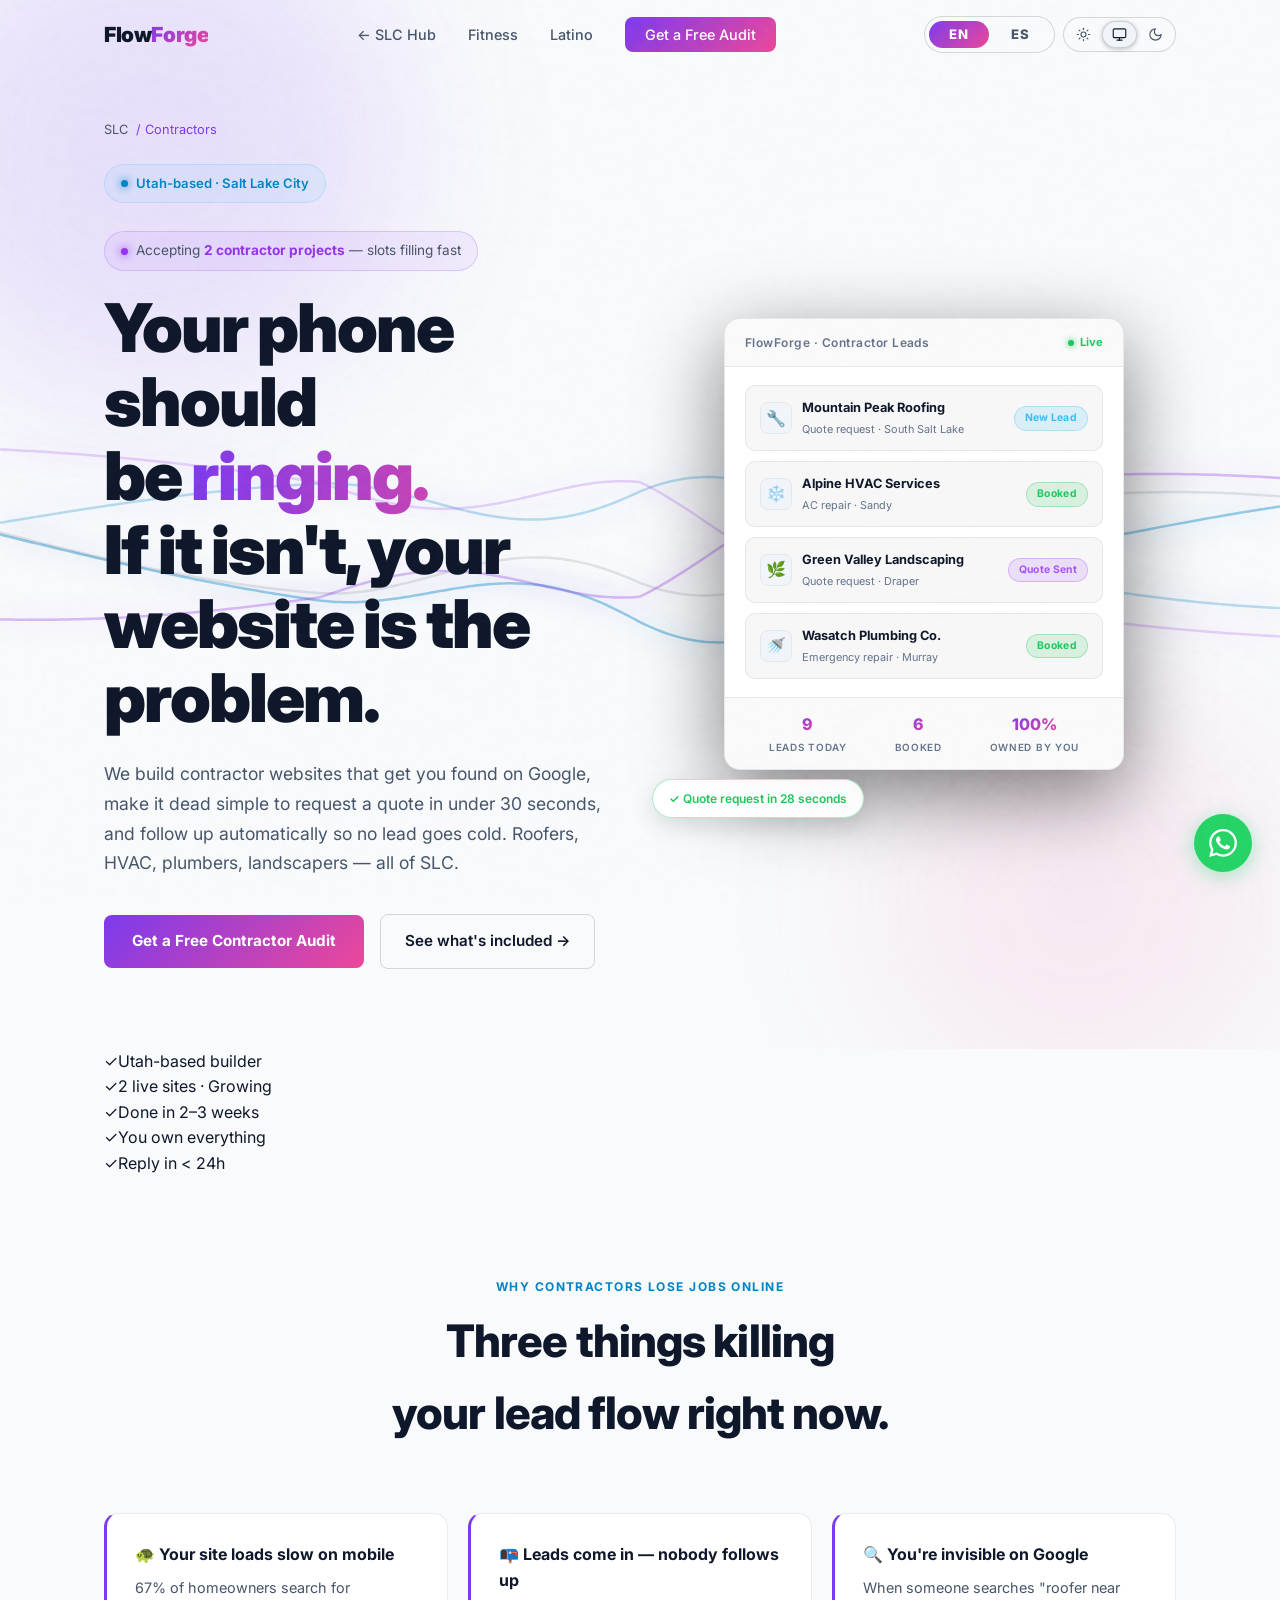
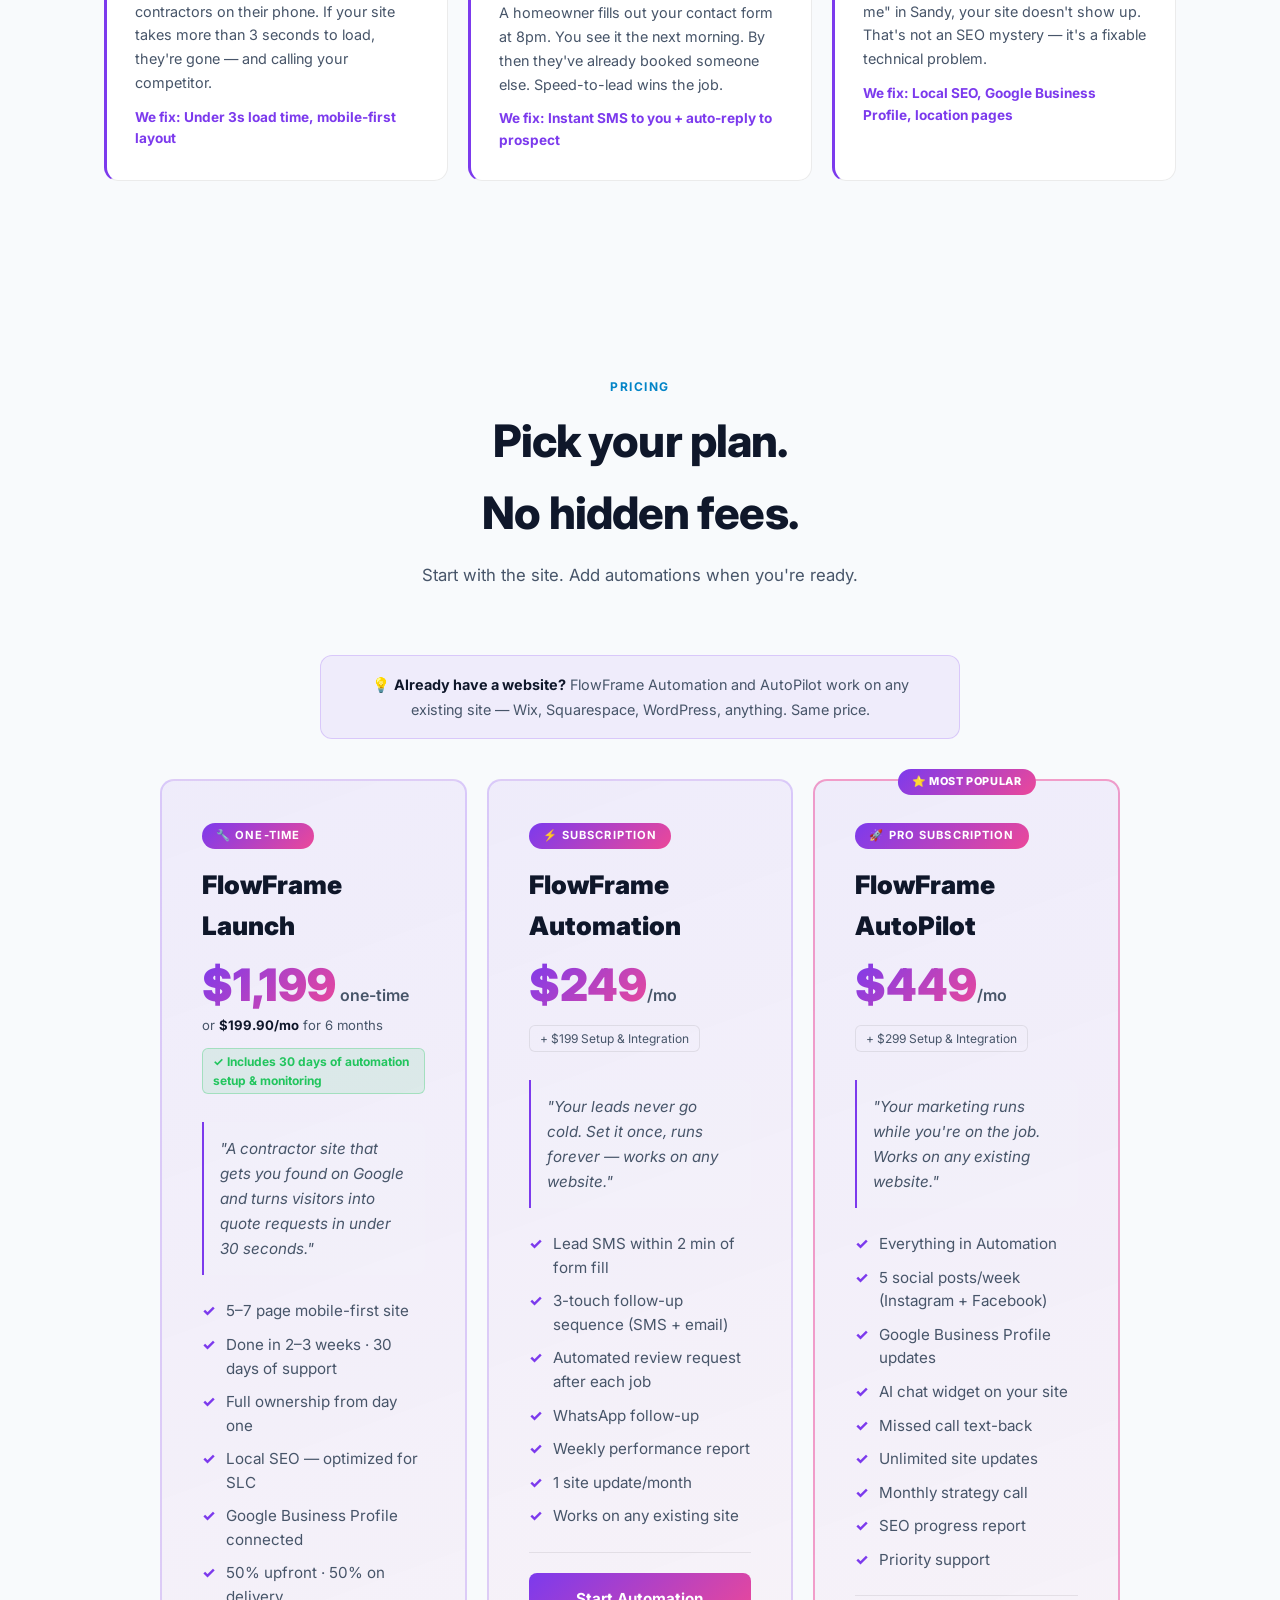
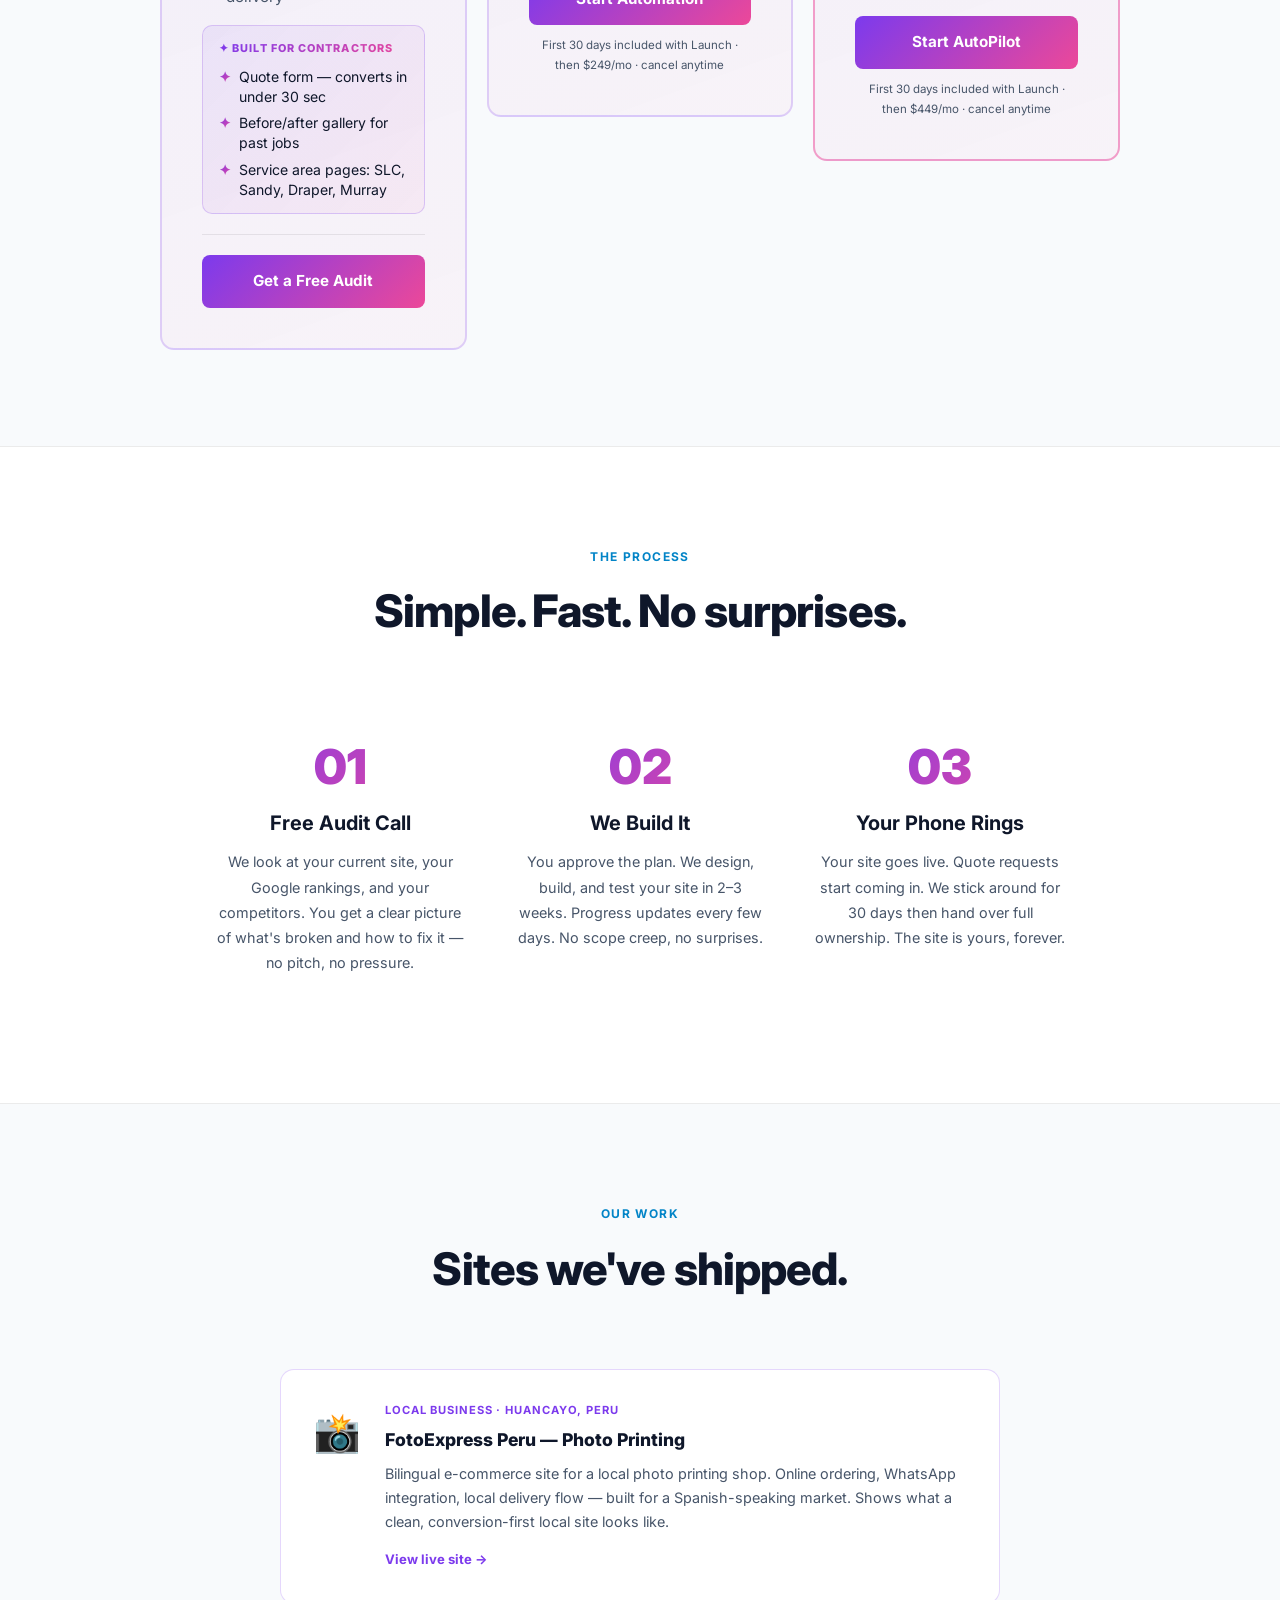
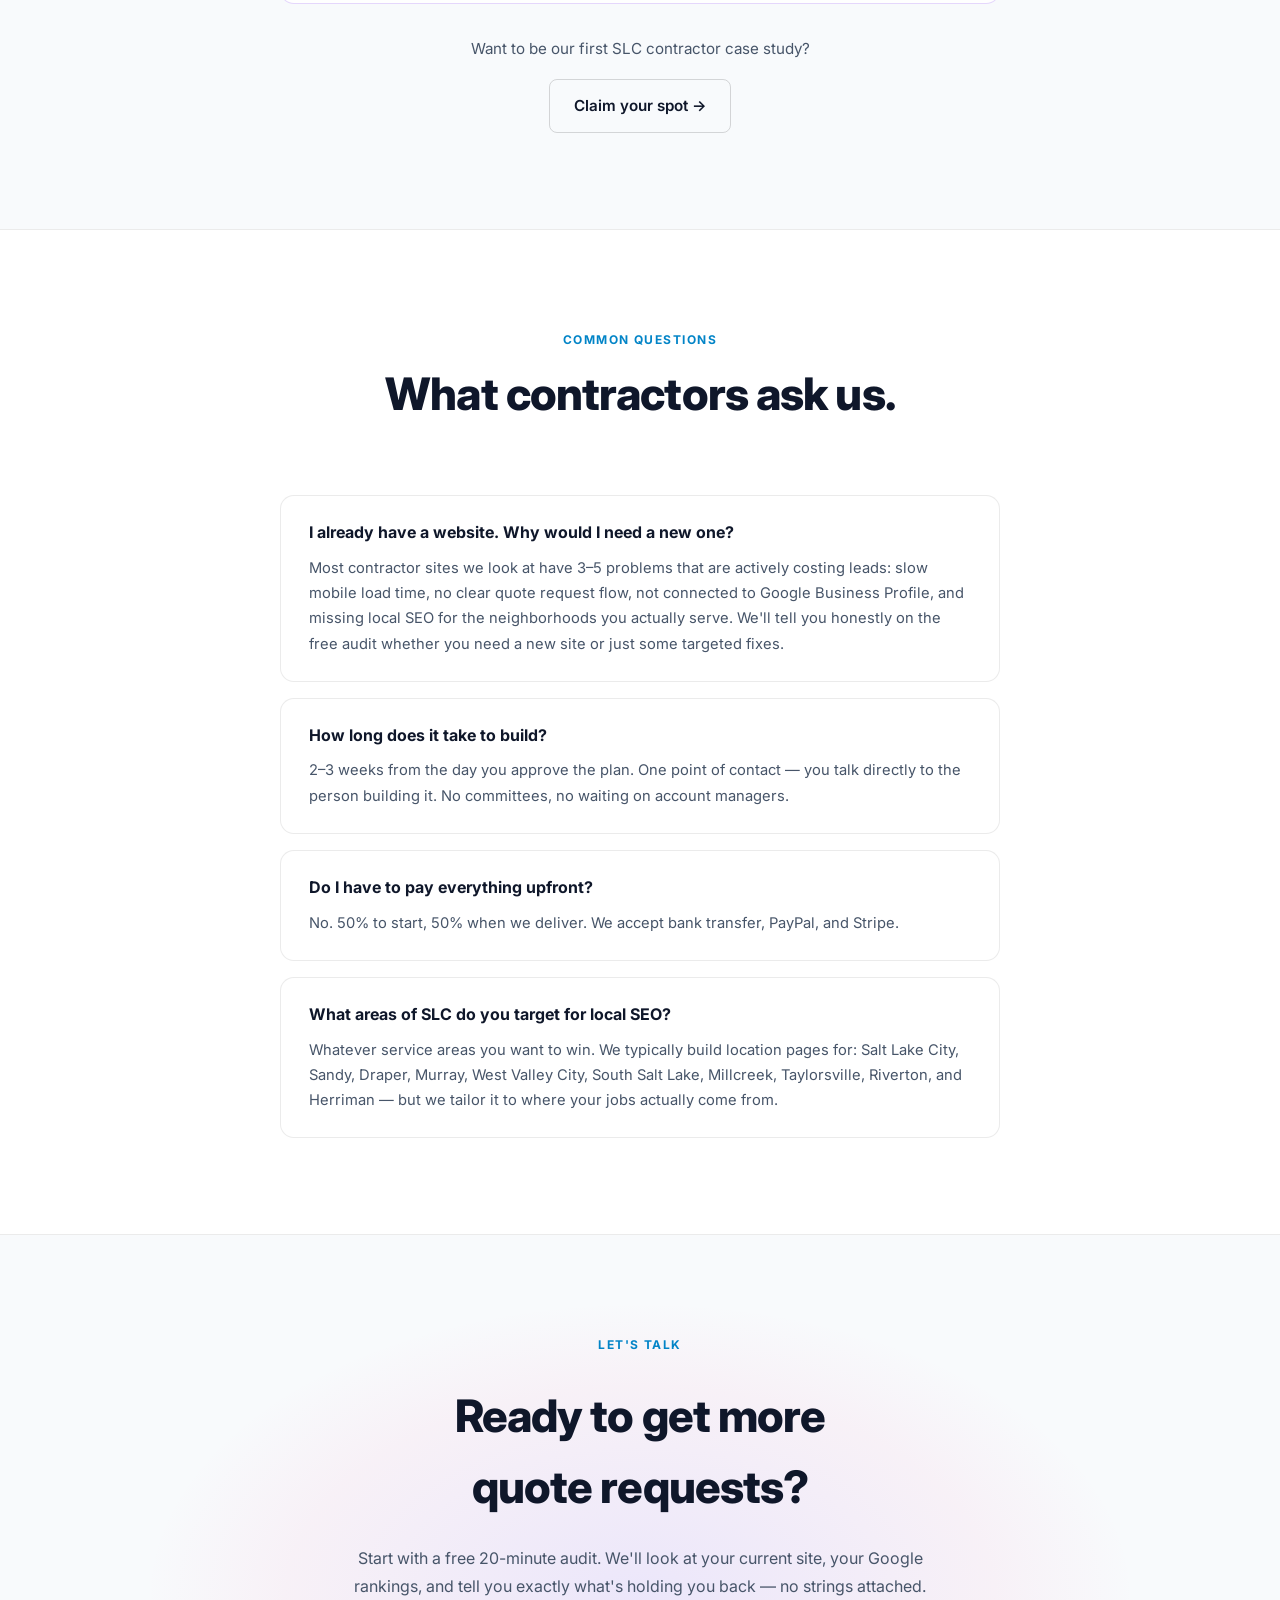
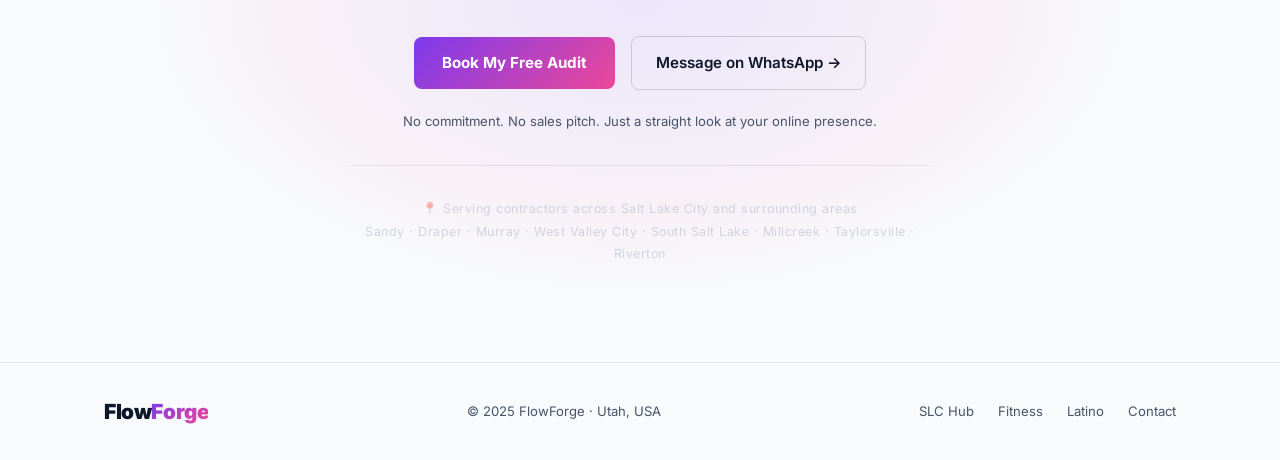
<file: slc/contractors.html>
<!DOCTYPE html>
<html lang="en" data-theme="auto">
<head>
  <!-- Google tag (gtag.js) -->
  <script async src="https://www.googletagmanager.com/gtag/js?id=G-CK4HRK4L4M"></script>
  <script>
    window.dataLayer = window.dataLayer || [];
    function gtag(){dataLayer.push(arguments);}
    gtag('js', new Date());
    gtag('config', 'G-CK4HRK4L4M');
  </script>
  <script>(function(){var t=localStorage.getItem('ff_theme')||'auto';document.documentElement.setAttribute('data-theme',t);})();</script>
  <meta charset="UTF-8">
  <meta name="viewport" content="width=device-width, initial-scale=1.0">
  <title>Contractor Websites Salt Lake City — FlowForge</title>
  <meta name="description" content="FlowForge builds contractor websites in Salt Lake City that get you found on Google, generate quote requests, and follow up automatically. Roofers, HVAC, plumbers, landscapers.">
  <link rel="preconnect" href="https://fonts.googleapis.com">
  <link rel="preconnect" href="https://fonts.gstatic.com" crossorigin>
  <link rel="preload" href="https://fonts.googleapis.com/css2?family=Inter:wght@300;400;500;600;700;800;900&display=swap" as="style" onload="this.onload=null;this.rel='stylesheet'">
  <noscript><link href="https://fonts.googleapis.com/css2?family=Inter:wght@300;400;500;600;700;800;900&display=swap" rel="stylesheet"></noscript>
    <link rel="canonical" href="https://flowforge-iota-umber.vercel.app/slc/contractors">
    <link rel="alternate" hreflang="en" href="https://flowforge-iota-umber.vercel.app/slc/contractors">
    <link rel="alternate" hreflang="es" href="https://flowforge-iota-umber.vercel.app/slc/es/contractors">
    <link rel="alternate" hreflang="x-default" href="https://flowforge-iota-umber.vercel.app/slc/contractors">
  <meta property="og:type" content="website">
  <meta property="og:title" content="Contractor Websites Salt Lake City — FlowForge">
  <meta property="og:image" content="https://flowforge-iota-umber.vercel.app/assets/og-image-slc.png">
  <meta name="twitter:image" content="https://flowforge-iota-umber.vercel.app/assets/og-image-slc.png">
  <meta property="og:description" content="FlowForge builds contractor websites in Salt Lake City that get you found on Google, generate quote requests, and follow up automatically. Roofers, HVAC, plumbers, landscapers.">
  <meta property="og:url" content="https://flowforge-iota-umber.vercel.app/slc/contractors">
  <meta name="twitter:card" content="summary_large_image">
  <meta name="twitter:title" content="Contractor Websites Salt Lake City — FlowForge">
  <meta name="twitter:description" content="FlowForge builds contractor websites in Salt Lake City that get you found on Google, generate quote requests, and follow up automatically. Roofers, HVAC, plumbers, landscapers.">
  <script type="application/ld+json">
  {
    "@context": "https://schema.org",
    "@type": "Service",
    "serviceType": "Contractor website design",
    "provider": {
      "@type": "ProfessionalService",
      "name": "FlowForge",
      "telephone": "+1-603-205-9425",
      "areaServed": "Salt Lake City, UT",
      "address": {
        "@type": "PostalAddress",
        "addressLocality": "Salt Lake City",
        "addressRegion": "UT",
        "addressCountry": "US"
      }
    },
    "areaServed": {
      "@type": "City",
      "name": "Salt Lake City"
    },
    "url": "https://flowforge-iota-umber.vercel.app/slc/contractors",
    "description": "FlowForge builds contractor websites in Salt Lake City that get you found on Google, generate quote requests, and follow up automatically. Roofers, HVAC, plumbers, landscapers."
  }
  </script>
  <link rel="stylesheet" href="/style.css">
<style>
:root {
  --bg:#07070e;--surface:#0d0d1a;--surface-2:#111127;
  --blue:#38bdf8;--purple:#a855f7;
  --blue-dim:rgba(56,189,248,0.15);--purple-dim:rgba(168,85,247,0.15);
  --gradient:linear-gradient(135deg,#7c3aed,#ec4899);
  --accent:#7c3aed;--accent-dim:rgba(124,58,237,0.15);
  --text:#f1f5f9;--muted:#94a3b8;
  --border:rgba(255,255,255,0.07);--border-h:rgba(255,255,255,0.14);
  --radius:14px;--radius-sm:8px;--shadow:0 4px 24px rgba(0,0,0,0.4);
}
[data-theme="light"] {
  --bg:#f8fafc;--surface:#ffffff;--surface-2:#f1f5f9;
  --text:#0f172a;--muted:#64748b;
  --border:rgba(0,0,0,0.08);--border-h:rgba(0,0,0,0.15);
  --accent-dim:rgba(124,58,237,0.1);--shadow:0 4px 24px rgba(0,0,0,0.12);
  --gradient:linear-gradient(135deg,#7c3aed,#ec4899) !important;
}
@media (prefers-color-scheme:light) {
  [data-theme="auto"] {
    --bg:#f8fafc;--surface:#ffffff;--surface-2:#f1f5f9;
    --text:#0f172a;--muted:#64748b;
    --border:rgba(0,0,0,0.08);--border-h:rgba(0,0,0,0.15);
    --accent-dim:rgba(124,58,237,0.1);--shadow:0 4px 24px rgba(0,0,0,0.12);
    --gradient:linear-gradient(135deg,#7c3aed,#ec4899) !important;
  }
}

/* ── ANIMATIONS ── */
@keyframes slc-gradient-shift {
  0%,100%{background-position:0% 50%} 50%{background-position:100% 50%}
}
@keyframes slc-btn-glow {
  0%,100%{box-shadow:0 0 20px rgba(124,58,237,0.4),0 4px 24px rgba(236,72,153,0.25)}
  50%{box-shadow:0 0 32px rgba(124,58,237,0.6),0 4px 32px rgba(236,72,153,0.4)}
}
@keyframes pulse-dot { 0%,100%{opacity:1} 50%{opacity:.4} }

.gradient-text {
  background:linear-gradient(270deg,#7c3aed,#ec4899,#7c3aed) !important;
  background-size:300% 300% !important;
  -webkit-background-clip:text !important;
  -webkit-text-fill-color:transparent !important;
  background-clip:text !important;
  animation:slc-gradient-shift 4s ease infinite !important;
}
.btn-primary { animation:slc-btn-glow 3s ease infinite; }
.hero-orb-1 { background:rgba(124,58,237,0.13) !important; }
.hero-orb-2 { background:rgba(236,72,153,0.09) !important; }
.step-num { color:var(--accent); }

/* ── NAV UTILS ── */
.nav-utils{display:flex;align-items:center;gap:8px;flex-shrink:0;}
.nav-lang-toggle{display:inline-flex;align-items:center;background:rgba(255,255,255,0.06);border:1px solid var(--border-h);border-radius:100px;padding:4px;gap:2px;}
.nav-lang-btn{padding:7px 20px;border-radius:100px;font-size:.82rem;font-weight:800;letter-spacing:.08em;border:none;cursor:pointer;background:transparent;color:var(--muted);font-family:inherit;transition:background .2s,color .2s;line-height:1;text-transform:uppercase;}
.nav-lang-btn.active{background:var(--gradient);color:#fff;}
#nav-lang-desktop{display:inline-flex;} .nav-lang-mobile{display:none !important;}
#theme-seg{display:inline-flex;} .theme-seg-mobile{display:none !important;}
#theme-seg .theme-seg-btn{padding:5px 9px;font-size:.8rem;}
.theme-seg{display:inline-flex;align-items:center;background:rgba(255,255,255,0.05);border:1px solid var(--border-h);border-radius:100px;padding:3px;gap:2px;}
.theme-seg-btn{padding:5px 11px;border-radius:100px;font-size:.72rem;font-weight:700;border:none;cursor:pointer;background:transparent;color:var(--muted);font-family:inherit;transition:background .2s,color .2s;white-space:nowrap;line-height:1;}
.theme-seg-btn.active{background:var(--surface-2);color:var(--text);border:1px solid var(--border-h);}
[data-theme="light"] .theme-seg-btn.active{background:rgba(0,0,0,0.08);}
@media (max-width:768px) {
  #nav-lang-desktop{display:none !important;} #theme-seg{display:none !important;}
  .nav-lang-mobile{display:inline-flex !important;} .theme-seg-mobile{display:inline-flex !important;}
  .nav-lang-mobile .nav-lang-btn{padding:5px 13px;font-size:.74rem;}
}
.nav-links{display:flex;align-items:center;gap:32px;list-style:none;}
@media (max-width:768px) {
  .nav-links{display:none !important;position:fixed;inset:0;flex-direction:column;align-items:center;justify-content:center;gap:32px;z-index:99;background:var(--bg);}
  .nav-links.open{display:flex !important;}
  .nav-links a{font-size:1.15rem;font-weight:600;color:var(--text);}
  .nav-links li{width:100%;text-align:center;display:flex;justify-content:center;}
  .hamburger{display:flex !important;z-index:100;}
}

/* ── BREADCRUMB ── */
.breadcrumb{display:flex;align-items:center;gap:8px;font-size:.8rem;color:var(--muted);margin-bottom:24px;}
.breadcrumb a{color:var(--muted);text-decoration:none;transition:color .2s;}
.breadcrumb a:hover{color:var(--accent);}
.breadcrumb span{color:var(--accent);}

/* ── PAIN CARDS ── */
.pain-grid{display:grid;grid-template-columns:repeat(3,1fr);gap:20px;margin-top:48px;}
.pain-card{background:var(--surface);border:1px solid var(--border);border-radius:var(--radius);padding:28px;border-left:3px solid var(--accent);}
.pain-card h3{font-size:1rem;color:var(--text);margin-bottom:8px;}
.pain-card p{font-size:.9rem;line-height:1.65;}
.pain-fix{margin-top:12px;font-size:.85rem;font-weight:700;color:var(--accent);}

/* ── DELIVERABLES ── */
.del-list-simple{list-style:none;display:flex;flex-direction:column;gap:10px;margin-top:24px;}
.del-list-simple li{font-size:.95rem;color:var(--muted);padding-left:24px;position:relative;line-height:1.55;}
.del-list-simple li::before{content:'✓';position:absolute;left:0;color:var(--accent);font-weight:800;}

/* ── SINGLE PRICING CARD ── */
.price-single{max-width:540px;margin:48px auto 0;background:var(--surface);border:2px solid rgba(124,58,237,0.45);border-radius:var(--radius);padding:40px;position:relative;background:linear-gradient(160deg,rgba(124,58,237,0.07),rgba(236,72,153,0.04));}
.price-tag{display:inline-block;font-size:.7rem;font-weight:700;letter-spacing:.1em;text-transform:uppercase;background:var(--gradient);color:#fff;padding:4px 14px;border-radius:100px;margin-bottom:16px;}
.price-name{font-size:1.6rem;font-weight:900;color:var(--text);margin-bottom:8px;}
.price-amount{font-size:2.8rem;font-weight:900;background:var(--gradient);-webkit-background-clip:text;-webkit-text-fill-color:transparent;background-clip:text;line-height:1;}
.price-period{font-size:1rem;font-weight:600;color:var(--muted);}
.price-desc{font-size:.95rem;color:var(--muted);line-height:1.65;margin:16px 0 24px;font-style:italic;padding:14px 16px;background:rgba(255,255,255,0.03);border-left:2px solid var(--accent);border-radius:0 var(--radius-sm) var(--radius-sm) 0;}

/* ── PROOF CARD ── */
.proof-card{background:var(--surface);border:1px solid var(--border);border-radius:var(--radius);padding:32px;display:flex;gap:24px;align-items:flex-start;max-width:720px;margin:48px auto 0;}
.proof-emoji{font-size:2.4rem;flex-shrink:0;}
.proof-type{font-size:.7rem;font-weight:700;color:var(--accent);letter-spacing:.08em;text-transform:uppercase;margin-bottom:6px;}
.proof-title{font-size:1.1rem;font-weight:800;color:var(--text);margin-bottom:8px;}
.proof-desc{font-size:.9rem;line-height:1.65;margin-bottom:12px;}
.proof-link{font-size:.82rem;font-weight:700;color:var(--accent);text-decoration:none;}
.proof-link:hover{text-decoration:underline;}

/* ── FAQ ── */
.faq-list{max-width:720px;margin:0 auto;display:flex;flex-direction:column;gap:16px;}
.faq-item{background:var(--surface);border:1px solid var(--border);border-radius:var(--radius);padding:24px 28px;}
.faq-q{font-size:1rem;font-weight:700;color:var(--text);margin-bottom:10px;}
.faq-a{font-size:.92rem;line-height:1.72;}

/* ── FINAL CTA ── */
.final-cta{text-align:center;position:relative;overflow:hidden;}
.final-cta-glow{position:absolute;width:1000px;height:600px;background:radial-gradient(ellipse,rgba(124,58,237,0.10) 0%,rgba(236,72,153,0.05) 50%,transparent 70%);top:50%;left:50%;transform:translate(-50%,-50%);pointer-events:none;}
.final-cta-inner{position:relative;z-index:1;max-width:580px;margin:0 auto;}
.final-micro{margin-top:20px;font-size:.82rem;color:var(--muted);}

/* ── LIGHT MODE ── */
[data-theme="light"] .proof-card,[data-theme="light"] .price-single{border-color:rgba(124,58,237,0.2);}
@media (prefers-color-scheme:light) {
  [data-theme="auto"] .proof-card,[data-theme="auto"] .price-single{border-color:rgba(124,58,237,0.2);}
}

/* ── RESPONSIVE ── */
@media (max-width:768px) {
  .pain-grid{grid-template-columns:1fr;}
  .proof-card{flex-direction:column;gap:16px;}
  .price-single{padding:28px 20px;}
  .hero-ctas .btn-primary,.hero-ctas .btn-ghost{width:100%;justify-content:center;}
  .slc-card{max-width:100%;}
  .pricing-grid{grid-template-columns:1fr !important;}
}
/* ── SLC Card (dark mode base) ── */
.slc-card{background:#0d0d1a;border:1px solid rgba(255,255,255,0.09);border-radius:16px;width:100%;max-width:400px;box-shadow:0 24px 80px rgba(0,0,0,0.5);overflow:hidden;}
.slc-card-header{display:flex;align-items:center;justify-content:space-between;padding:14px 20px;border-bottom:1px solid rgba(255,255,255,0.07);background:rgba(255,255,255,0.02);}
.slc-card-title{font-size:.75rem;color:#64748b;font-weight:600;letter-spacing:.04em;}
.slc-live{display:flex;align-items:center;gap:6px;font-size:.7rem;font-weight:700;color:#22c55e;}
.slc-live-dot{width:6px;height:6px;background:#22c55e;border-radius:50%;box-shadow:0 0 6px #22c55e;animation:pulse-dot 1.5s ease infinite;flex-shrink:0;}
.slc-card-body{padding:18px 20px;display:flex;flex-direction:column;gap:10px;}
.slc-lead-row{display:flex;align-items:center;justify-content:space-between;padding:12px 14px;background:rgba(255,255,255,0.04);border:1px solid rgba(255,255,255,0.08);border-radius:10px;gap:10px;}
.slc-lead-icon{font-size:1rem;width:32px;height:32px;background:rgba(255,255,255,0.06);border:1px solid rgba(255,255,255,0.08);border-radius:8px;display:flex;align-items:center;justify-content:center;flex-shrink:0;}
.slc-lead-info{flex:1;min-width:0;}
.slc-lead-name{font-size:.8rem;font-weight:700;color:#f1f5f9;white-space:nowrap;overflow:hidden;text-overflow:ellipsis;}
.slc-lead-sub{font-size:.68rem;color:#94a3b8;margin-top:2px;}
.slc-lead-pill{font-size:.65rem;font-weight:700;padding:3px 10px;border-radius:100px;letter-spacing:.03em;flex-shrink:0;}
.pill-new{background:rgba(56,189,248,0.15);color:#38bdf8;border:1px solid rgba(56,189,248,0.3);}
.pill-booked{background:rgba(34,197,94,0.15);color:#22c55e;border:1px solid rgba(34,197,94,0.3);}
.pill-quote{background:rgba(168,85,247,0.15);color:#a855f7;border:1px solid rgba(168,85,247,0.3);}
.slc-card-footer{display:flex;justify-content:space-around;padding:14px 20px;border-top:1px solid rgba(255,255,255,0.07);background:rgba(255,255,255,0.02);}
.slc-metric{display:flex;flex-direction:column;align-items:center;gap:2px;}
.slc-metric-num{font-size:1rem;font-weight:800;background:linear-gradient(135deg,#7c3aed,#ec4899);-webkit-background-clip:text;-webkit-text-fill-color:transparent;background-clip:text;}
.slc-metric-label{font-size:.62rem;color:#64748b;font-weight:600;text-transform:uppercase;letter-spacing:.07em;}
/* Light mode overrides for leads card */
[data-theme="light"] #leads-card,
[data-theme="auto"] #leads-card { --card-bg:#fff; --card-border:rgba(0,0,0,0.09); --row-bg:rgba(0,0,0,0.03); --row-border:rgba(0,0,0,0.07); --icon-bg:#f1f5f9; --icon-border:#e2e8f0; --name-color:#0f172a; --sub-color:#64748b; --header-bg:rgba(0,0,0,0.02); --footer-border:rgba(0,0,0,0.07); }
@media(prefers-color-scheme:dark){ [data-theme="auto"] #leads-card { --card-bg:#0d0d1a; --card-border:rgba(255,255,255,0.09); --row-bg:rgba(255,255,255,0.04); --row-border:rgba(255,255,255,0.08); --icon-bg:rgba(255,255,255,0.06); --icon-border:rgba(255,255,255,0.08); --name-color:#f1f5f9; --sub-color:#94a3b8; --header-bg:rgba(255,255,255,0.02); --footer-border:rgba(255,255,255,0.07); } }
[data-theme="dark"] #leads-card { --card-bg:#0d0d1a; --card-border:rgba(255,255,255,0.09); --row-bg:rgba(255,255,255,0.04); --row-border:rgba(255,255,255,0.08); --icon-bg:rgba(255,255,255,0.06); --icon-border:rgba(255,255,255,0.08); --name-color:#f1f5f9; --sub-color:#94a3b8; --header-bg:rgba(255,255,255,0.02); --footer-border:rgba(255,255,255,0.07); }
#leads-card { background:var(--card-bg,#0d0d1a) !important; border-color:var(--card-border,rgba(255,255,255,0.09)) !important; box-shadow:0 24px 80px rgba(0,0,0,0.5) !important; }
#leads-card > div:first-child { background:var(--header-bg,rgba(255,255,255,0.02)) !important; border-color:var(--footer-border,rgba(255,255,255,0.07)) !important; }
#leads-card > div:last-child { background:var(--header-bg,rgba(255,255,255,0.02)) !important; border-color:var(--footer-border,rgba(255,255,255,0.07)) !important; }
#leads-card > div:nth-child(2) > div { background:var(--row-bg,rgba(255,255,255,0.04)) !important; border-color:var(--row-border,rgba(255,255,255,0.08)) !important; }
#leads-card > div:nth-child(2) > div > div:first-child { background:var(--icon-bg,rgba(255,255,255,0.06)) !important; border-color:var(--icon-border,rgba(255,255,255,0.08)) !important; }
#leads-card > div:nth-child(2) > div > div > div:first-child { color:var(--name-color,#f1f5f9) !important; }
#leads-card > div:nth-child(2) > div > div > div:last-child { color:var(--sub-color,#94a3b8) !important; }
</style>
</head>
<body>

<nav class="nav" id="nav">
  <div class="container nav-inner">
    <a href="/" class="logo">Flow<span>Forge</span></a>
    <ul class="nav-links" id="nav-links">
      <li><a href="/slc">← SLC Hub</a></li>
      <li><a href="/slc/fitness">Fitness</a></li>
      <li><a href="/slc/latino">Latino</a></li>
      <li><a href="#contact" class="btn-nav">Get a Free Audit</a></li>
    </ul>
    <div class="nav-utils">
      <div class="nav-lang-toggle" id="nav-lang-desktop">
        <button class="nav-lang-btn active" id="nav-btn-en" onclick="location.href='/slc/contractors'">EN</button>
        <button class="nav-lang-btn" id="nav-btn-es" onclick="location.href='/slc/es/contractors'">ES</button>
      </div>
      <div class="nav-lang-toggle nav-lang-mobile">
        <button class="nav-lang-btn active" id="nav-btn-en-m" onclick="location.href='/slc/contractors'">EN</button>
        <button class="nav-lang-btn" id="nav-btn-es-m" onclick="location.href='/slc/es/contractors'">ES</button>
      </div>
      <div class="theme-seg" id="theme-seg">
        <button class="theme-seg-btn" data-theme-key="light" onclick="setTheme('light')"><svg class="svg-icon" viewBox="0 0 24 24" xmlns="http://www.w3.org/2000/svg" aria-hidden="true"><circle cx="12" cy="12" r="4"/><path d="M12 2v2"/><path d="M12 20v2"/><path d="m4.93 4.93 1.41 1.41"/><path d="m17.66 17.66 1.41 1.41"/><path d="M2 12h2"/><path d="M20 12h2"/><path d="m6.34 17.66-1.41 1.41"/><path d="m19.07 4.93-1.41 1.41"/></svg></button>
        <button class="theme-seg-btn active" data-theme-key="auto" onclick="setTheme('auto')"><svg class="svg-icon" viewBox="0 0 24 24" xmlns="http://www.w3.org/2000/svg" aria-hidden="true"><rect width="20" height="14" x="2" y="3" rx="2"/><line x1="8" x2="16" y1="21" y2="21"/><line x1="12" x2="12" y1="17" y2="21"/></svg></button>
        <button class="theme-seg-btn" data-theme-key="dark" onclick="setTheme('dark')"><svg class="svg-icon" viewBox="0 0 24 24" xmlns="http://www.w3.org/2000/svg" aria-hidden="true"><path d="M12 3a6 6 0 0 0 9 9 9 9 0 1 1-9-9Z"/></svg></button>
      </div>
      <div class="theme-seg theme-seg-mobile" id="theme-seg-mobile">
        <button class="theme-seg-btn" data-theme-key="light" onclick="setTheme('light')"><svg class="svg-icon" viewBox="0 0 24 24" xmlns="http://www.w3.org/2000/svg" aria-hidden="true"><circle cx="12" cy="12" r="4"/><path d="M12 2v2"/><path d="M12 20v2"/><path d="m4.93 4.93 1.41 1.41"/><path d="m17.66 17.66 1.41 1.41"/><path d="M2 12h2"/><path d="M20 12h2"/><path d="m6.34 17.66-1.41 1.41"/><path d="m19.07 4.93-1.41 1.41"/></svg></button>
        <button class="theme-seg-btn active" data-theme-key="auto" onclick="setTheme('auto')"><svg class="svg-icon" viewBox="0 0 24 24" xmlns="http://www.w3.org/2000/svg" aria-hidden="true"><rect width="20" height="14" x="2" y="3" rx="2"/><line x1="8" x2="16" y1="21" y2="21"/><line x1="12" x2="12" y1="17" y2="21"/></svg></button>
        <button class="theme-seg-btn" data-theme-key="dark" onclick="setTheme('dark')"><svg class="svg-icon" viewBox="0 0 24 24" xmlns="http://www.w3.org/2000/svg" aria-hidden="true"><path d="M12 3a6 6 0 0 0 9 9 9 9 0 1 1-9-9Z"/></svg></button>
      </div>
      <button class="hamburger" id="hamburger" aria-label="Menu"><span></span><span></span><span></span></button>
    </div>
  </div>
</nav>

<!-- HERO -->
<section class="hero">
  <div class="hero-orb hero-orb-1"></div>
  <div class="hero-orb hero-orb-2"></div>
  <canvas class="hero-waves" aria-hidden="true"></canvas>
  <div class="container hero-layout">
    <div class="hero-text">
      <div class="breadcrumb">
        <a href="/slc">SLC</a>
        <span>/ Contractors</span>
      </div>
      <div class="badge reveal"><span class="badge-dot"></span><span>Utah-based · Salt Lake City</span></div>
      <div class="urgency-badge reveal"><span class="urgency-dot"></span><span>Accepting <strong>2 contractor projects</strong> — slots filling fast</span></div>
      <h1 class="reveal reveal-delay-1">Your phone should<br>be <span class="gradient-text">ringing.</span><br>If it isn't, your<br>website is the problem.</h1>
      <p class="hero-sub reveal reveal-delay-2">We build contractor websites that get you found on Google, make it dead simple to request a quote in under 30 seconds, and follow up automatically so no lead goes cold. Roofers, HVAC, plumbers, landscapers — all of SLC.</p>
      <div class="hero-ctas reveal reveal-delay-3">
        <a href="#contact" class="btn-primary">Get a Free Contractor Audit</a>
        <a href="#what-you-get" class="btn-ghost">See what's included →</a>
      </div>
    </div>
    <div class="hero-visual">
      <!-- Contractor leads card — inline styles only to prevent WAAPI targeting -->
      <div id="leads-card" style="background:#0d0d1a;border:1px solid rgba(255,255,255,0.09);border-radius:16px;width:100%;max-width:400px;box-shadow:0 24px 80px rgba(0,0,0,0.5);overflow:hidden;font-family:inherit;">
        <!-- header -->
        <div style="display:flex;align-items:center;justify-content:space-between;padding:14px 20px;border-bottom:1px solid rgba(255,255,255,0.07);background:rgba(255,255,255,0.02);">
          <span style="font-size:.75rem;color:#64748b;font-weight:600;letter-spacing:.04em;">FlowForge · Contractor Leads</span>
          <span style="display:flex;align-items:center;gap:6px;font-size:.7rem;font-weight:700;color:#22c55e;">
            <span style="width:6px;height:6px;background:#22c55e;border-radius:50%;box-shadow:0 0 6px #22c55e;display:inline-block;animation:pulse-dot 1.5s ease infinite;flex-shrink:0;"></span>Live
          </span>
        </div>
        <!-- body -->
        <div style="padding:18px 20px;display:flex;flex-direction:column;gap:10px;">
          <!-- row 1 -->
          <div style="display:flex;align-items:center;gap:10px;padding:12px 14px;background:rgba(255,255,255,0.04);border:1px solid rgba(255,255,255,0.08);border-radius:10px;">
            <div style="font-size:1rem;width:32px;height:32px;background:rgba(255,255,255,0.06);border:1px solid rgba(255,255,255,0.08);border-radius:8px;display:flex;align-items:center;justify-content:center;flex-shrink:0;">🔧</div>
            <div style="flex:1;min-width:0;">
              <div style="font-size:.8rem;font-weight:700;color:#f1f5f9;white-space:nowrap;overflow:hidden;text-overflow:ellipsis;">Mountain Peak Roofing</div>
              <div style="font-size:.68rem;color:#94a3b8;margin-top:2px;">Quote request · South Salt Lake</div>
            </div>
            <span style="font-size:.65rem;font-weight:700;padding:3px 10px;border-radius:100px;letter-spacing:.03em;flex-shrink:0;background:rgba(56,189,248,0.15);color:#38bdf8;border:1px solid rgba(56,189,248,0.3);">New Lead</span>
          </div>
          <!-- row 2 -->
          <div style="display:flex;align-items:center;gap:10px;padding:12px 14px;background:rgba(255,255,255,0.04);border:1px solid rgba(255,255,255,0.08);border-radius:10px;">
            <div style="font-size:1rem;width:32px;height:32px;background:rgba(255,255,255,0.06);border:1px solid rgba(255,255,255,0.08);border-radius:8px;display:flex;align-items:center;justify-content:center;flex-shrink:0;">❄️</div>
            <div style="flex:1;min-width:0;">
              <div style="font-size:.8rem;font-weight:700;color:#f1f5f9;white-space:nowrap;overflow:hidden;text-overflow:ellipsis;">Alpine HVAC Services</div>
              <div style="font-size:.68rem;color:#94a3b8;margin-top:2px;">AC repair · Sandy</div>
            </div>
            <span style="font-size:.65rem;font-weight:700;padding:3px 10px;border-radius:100px;letter-spacing:.03em;flex-shrink:0;background:rgba(34,197,94,0.15);color:#22c55e;border:1px solid rgba(34,197,94,0.3);">Booked</span>
          </div>
          <!-- row 3 -->
          <div style="display:flex;align-items:center;gap:10px;padding:12px 14px;background:rgba(255,255,255,0.04);border:1px solid rgba(255,255,255,0.08);border-radius:10px;">
            <div style="font-size:1rem;width:32px;height:32px;background:rgba(255,255,255,0.06);border:1px solid rgba(255,255,255,0.08);border-radius:8px;display:flex;align-items:center;justify-content:center;flex-shrink:0;">🌿</div>
            <div style="flex:1;min-width:0;">
              <div style="font-size:.8rem;font-weight:700;color:#f1f5f9;white-space:nowrap;overflow:hidden;text-overflow:ellipsis;">Green Valley Landscaping</div>
              <div style="font-size:.68rem;color:#94a3b8;margin-top:2px;">Quote request · Draper</div>
            </div>
            <span style="font-size:.65rem;font-weight:700;padding:3px 10px;border-radius:100px;letter-spacing:.03em;flex-shrink:0;background:rgba(168,85,247,0.15);color:#a855f7;border:1px solid rgba(168,85,247,0.3);">Quote Sent</span>
          </div>
          <!-- row 4 -->
          <div style="display:flex;align-items:center;gap:10px;padding:12px 14px;background:rgba(255,255,255,0.04);border:1px solid rgba(255,255,255,0.08);border-radius:10px;">
            <div style="font-size:1rem;width:32px;height:32px;background:rgba(255,255,255,0.06);border:1px solid rgba(255,255,255,0.08);border-radius:8px;display:flex;align-items:center;justify-content:center;flex-shrink:0;">🚿</div>
            <div style="flex:1;min-width:0;">
              <div style="font-size:.8rem;font-weight:700;color:#f1f5f9;white-space:nowrap;overflow:hidden;text-overflow:ellipsis;">Wasatch Plumbing Co.</div>
              <div style="font-size:.68rem;color:#94a3b8;margin-top:2px;">Emergency repair · Murray</div>
            </div>
            <span style="font-size:.65rem;font-weight:700;padding:3px 10px;border-radius:100px;letter-spacing:.03em;flex-shrink:0;background:rgba(34,197,94,0.15);color:#22c55e;border:1px solid rgba(34,197,94,0.3);">Booked</span>
          </div>
        </div>
        <!-- footer / metrics -->
        <div id="leads-footer" style="display:flex;justify-content:space-around;padding:14px 20px;border-top:1px solid rgba(255,255,255,0.07);background:rgba(255,255,255,0.02);">
          <div style="display:flex;flex-direction:column;align-items:center;gap:2px;">
            <span id="metric-leads" style="font-size:1rem;font-weight:800;background:linear-gradient(135deg,#7c3aed,#ec4899);-webkit-background-clip:text;-webkit-text-fill-color:transparent;background-clip:text;">9</span>
            <span style="font-size:.62rem;color:#64748b;font-weight:600;text-transform:uppercase;letter-spacing:.07em;">Leads Today</span>
          </div>
          <div style="display:flex;flex-direction:column;align-items:center;gap:2px;">
            <span id="metric-booked" style="font-size:1rem;font-weight:800;background:linear-gradient(135deg,#7c3aed,#ec4899);-webkit-background-clip:text;-webkit-text-fill-color:transparent;background-clip:text;">6</span>
            <span style="font-size:.62rem;color:#64748b;font-weight:600;text-transform:uppercase;letter-spacing:.07em;">Booked</span>
          </div>
          <div style="display:flex;flex-direction:column;align-items:center;gap:2px;">
            <span id="metric-own" style="font-size:1rem;font-weight:800;background:linear-gradient(135deg,#7c3aed,#ec4899);-webkit-background-clip:text;-webkit-text-fill-color:transparent;background-clip:text;">100%</span>
            <span style="font-size:.62rem;color:#64748b;font-weight:600;text-transform:uppercase;letter-spacing:.07em;">Owned by You</span>
          </div>
        </div>
      </div>
      <div class="hv-badge hv-badge-1" style="top:auto;right:auto;bottom:-16px;left:-20px;">✓ Quote request in 28 seconds</div>
    </div>
  </div>
</section>

<!-- TRUST BAR -->
<div class="trust-bar">
  <div class="container trust-inner">
    <div class="trust-item"><span class="trust-check">✓</span><span>Utah-based builder</span></div>
    <div class="trust-div"></div>
    <div class="trust-item"><span class="trust-check">✓</span><span>2 live sites · Growing</span></div>
    <div class="trust-div"></div>
    <div class="trust-item"><span class="trust-check">✓</span><span>Done in 2–3 weeks</span></div>
    <div class="trust-div"></div>
    <div class="trust-item"><span class="trust-check">✓</span><span>You own everything</span></div>
    <div class="trust-div"></div>
    <div class="trust-item"><span class="trust-check">✓</span><span>Reply in &lt; 24h</span></div>
  </div>
</div>

<!-- PAIN POINTS -->
<section class="section" id="pain">
  <div class="container">
    <div class="section-header reveal">
      <span class="label">Why contractors lose jobs online</span>
      <h2>Three things killing<br>your lead flow right now.</h2>
    </div>
    <div class="pain-grid">
      <div class="pain-card reveal">
        <h3>🐢 Your site loads slow on mobile</h3>
        <p>67% of homeowners search for contractors on their phone. If your site takes more than 3 seconds to load, they're gone — and calling your competitor.</p>
        <div class="pain-fix">We fix: Under 3s load time, mobile-first layout</div>
      </div>
      <div class="pain-card reveal">
        <h3>📭 Leads come in — nobody follows up</h3>
        <p>A homeowner fills out your contact form at 8pm. You see it the next morning. By then they've already booked someone else. Speed-to-lead wins the job.</p>
        <div class="pain-fix">We fix: Instant SMS to you + auto-reply to prospect</div>
      </div>
      <div class="pain-card reveal">
        <h3>🔍 You're invisible on Google</h3>
        <p>When someone searches "roofer near me" in Sandy, your site doesn't show up. That's not an SEO mystery — it's a fixable technical problem.</p>
        <div class="pain-fix">We fix: Local SEO, Google Business Profile, location pages</div>
      </div>
    </div>
  </div>
</section>

<!-- WHAT YOU GET -->

<!-- PRICING -->
<section class="section" id="pricing">
  <div class="container">
    <div class="section-header reveal">
      <span class="label">Pricing</span>
      <h2>Pick your plan.<br>No hidden fees.</h2>
      <p>Start with the site. Add automations when you're ready.</p>
    </div>
    <div style="max-width:640px;margin:0 auto 40px;text-align:center;padding:16px 24px;background:rgba(124,58,237,0.07);border:1px solid rgba(124,58,237,0.2);border-radius:12px;" class="reveal">
      <p style="font-size:.9rem;color:var(--muted);margin:0;">💡 <strong style="color:var(--text);">Already have a website?</strong> FlowFrame Automation and AutoPilot work on any existing site — Wix, Squarespace, WordPress, anything. Same price.</p>
    </div>
    <div style="display:grid;grid-template-columns:repeat(3,1fr);gap:20px;max-width:960px;margin:0 auto;" class="pricing-grid">

      <!-- FlowFrame Launch -->
      <div class="price-single reveal" style="margin:0;max-width:none;">
        <div class="price-tag">🔧 One-Time</div>
        <div class="price-name">FlowFrame Launch</div>
        <div style="margin:16px 0 0;"><span class="price-amount">$1,199</span><span class="price-period"> one-time</span></div>
        <div style="font-size:.82rem;color:var(--muted);margin:6px 0 12px;">or <strong style="color:var(--text);font-weight:700;">$199.90/mo</strong> for 6 months</div>
        <div style="display:inline-block;font-size:.75rem;font-weight:700;color:#22c55e;background:rgba(34,197,94,0.1);border:1px solid rgba(34,197,94,0.3);border-radius:6px;padding:3px 10px;margin-bottom:12px;">✓ Includes 30 days of automation setup & monitoring</div>
        <div class="price-desc">"A contractor site that gets you found on Google and turns visitors into quote requests in under 30 seconds."</div>
        <ul class="del-list-simple">
          <li>5–7 page mobile-first site</li>
          <li>Done in 2–3 weeks · 30 days of support</li>
          <li>Full ownership from day one</li>
          <li>Local SEO — optimized for SLC</li>
          <li>Google Business Profile connected</li>
          <li>50% upfront · 50% on delivery</li>
        </ul>
        <!-- Contractor-specific extras -->
        <div style="margin-top:16px;padding:14px 16px;background:linear-gradient(135deg,rgba(124,58,237,0.08),rgba(236,72,153,0.05));border:1px solid rgba(124,58,237,0.22);border-radius:10px;">
          <div style="font-size:.68rem;font-weight:800;letter-spacing:.1em;text-transform:uppercase;background:linear-gradient(135deg,#7c3aed,#ec4899);-webkit-background-clip:text;-webkit-text-fill-color:transparent;background-clip:text;margin-bottom:10px;">✦ Built for contractors</div>
          <ul style="list-style:none;margin:0;padding:0;display:flex;flex-direction:column;gap:7px;">
            <li style="font-size:.88rem;color:var(--text);padding-left:20px;position:relative;line-height:1.4;"><span style="position:absolute;left:0;background:linear-gradient(135deg,#7c3aed,#ec4899);-webkit-background-clip:text;-webkit-text-fill-color:transparent;background-clip:text;font-weight:800;">✦</span>Quote form — converts in under 30 sec</li>
            <li style="font-size:.88rem;color:var(--text);padding-left:20px;position:relative;line-height:1.4;"><span style="position:absolute;left:0;background:linear-gradient(135deg,#7c3aed,#ec4899);-webkit-background-clip:text;-webkit-text-fill-color:transparent;background-clip:text;font-weight:800;">✦</span>Before/after gallery for past jobs</li>
            <li style="font-size:.88rem;color:var(--text);padding-left:20px;position:relative;line-height:1.4;"><span style="position:absolute;left:0;background:linear-gradient(135deg,#7c3aed,#ec4899);-webkit-background-clip:text;-webkit-text-fill-color:transparent;background-clip:text;font-weight:800;">✦</span>Service area pages: SLC, Sandy, Draper, Murray</li>
          </ul>
        </div>
        <div style="margin-top:20px;padding-top:20px;border-top:1px solid var(--border);">
          <a href="#contact" class="btn-primary" style="text-align:center;display:block;">Get a Free Audit</a>
        </div>
      </div>

      <!-- FlowFrame Automation -->
      <div class="price-single reveal reveal-delay-1" style="margin:0;max-width:none;">
        <div class="price-tag">⚡ Subscription</div>
        <div class="price-name">FlowFrame Automation</div>
        <div style="margin:16px 0;"><span class="price-amount">$249</span><span class="price-period">/mo</span></div>
        <div style="display:inline-block;font-size:.75rem;color:var(--muted);background:rgba(255,255,255,0.04);border:1px solid var(--border);border-radius:6px;padding:3px 10px;margin-bottom:12px;">+ $199 Setup & Integration</div>
        <div class="price-desc">"Your leads never go cold. Set it once, runs forever — works on any website."</div>
        <ul class="del-list-simple">
          <li>Lead SMS within 2 min of form fill</li>
          <li>3-touch follow-up sequence (SMS + email)</li>
          <li>Automated review request after each job</li>
          <li>WhatsApp follow-up</li>
          <li>Weekly performance report</li>
          <li>1 site update/month</li>
          <li>Works on any existing site</li>
        </ul>
        <div style="margin-top:24px;padding-top:20px;border-top:1px solid var(--border);">
          <a href="#contact" class="btn-primary" style="text-align:center;display:block;">Start Automation</a>
          <p style="font-size:.72rem;color:var(--muted);text-align:center;margin-top:10px;">First 30 days included with Launch · then $249/mo · cancel anytime</p>
        </div>
      </div>

      <!-- FlowFrame AutoPilot -->
      <div class="price-single reveal reveal-delay-2" style="margin:0;max-width:none;border-color:rgba(236,72,153,0.5);position:relative;">
        <div style="position:absolute;top:-12px;left:50%;transform:translateX(-50%);background:linear-gradient(135deg,#7c3aed,#ec4899);color:#fff;font-size:.68rem;font-weight:800;padding:4px 14px;border-radius:100px;white-space:nowrap;letter-spacing:.06em;">⭐ MOST POPULAR</div>
        <div class="price-tag">🚀 Pro Subscription</div>
        <div class="price-name">FlowFrame AutoPilot</div>
        <div style="margin:16px 0;"><span class="price-amount">$449</span><span class="price-period">/mo</span></div>
        <div style="display:inline-block;font-size:.75rem;color:var(--muted);background:rgba(255,255,255,0.04);border:1px solid var(--border);border-radius:6px;padding:3px 10px;margin-bottom:12px;">+ $299 Setup & Integration</div>
        <div class="price-desc">"Your marketing runs while you're on the job. Works on any existing website."</div>
        <ul class="del-list-simple">
          <li>Everything in Automation</li>
          <li>5 social posts/week (Instagram + Facebook)</li>
          <li>Google Business Profile updates</li>
          <li>AI chat widget on your site</li>
          <li>Missed call text-back</li>
          <li>Unlimited site updates</li>
          <li>Monthly strategy call</li>
          <li>SEO progress report</li>
          <li>Priority support</li>
        </ul>
        <div style="margin-top:24px;padding-top:20px;border-top:1px solid var(--border);">
          <a href="#contact" class="btn-primary" style="text-align:center;display:block;">Start AutoPilot</a>
          <p style="font-size:.72rem;color:var(--muted);text-align:center;margin-top:10px;">First 30 days included with Launch · then $449/mo · cancel anytime</p>
        </div>
      </div>

    </div>
  </div>
</section>

<!-- PROCESS -->
<section class="section" style="background:var(--surface);border-top:1px solid var(--border);border-bottom:1px solid var(--border);">
  <div class="container">
    <div class="section-header reveal">
      <span class="label">The process</span>
      <h2>Simple. Fast. No surprises.</h2>
    </div>
    <div class="steps" style="max-width:960px;margin:48px auto 0;">
      <div class="step reveal">
        <div class="step-num">01</div>
        <div class="step-content">
          <h3 class="step-title">Free Audit Call</h3>
          <p class="step-desc">We look at your current site, your Google rankings, and your competitors. You get a clear picture of what's broken and how to fix it — no pitch, no pressure.</p>
        </div>
      </div>
      <div class="step reveal">
        <div class="step-num">02</div>
        <div class="step-content">
          <h3 class="step-title">We Build It</h3>
          <p class="step-desc">You approve the plan. We design, build, and test your site in 2–3 weeks. Progress updates every few days. No scope creep, no surprises.</p>
        </div>
      </div>
      <div class="step reveal">
        <div class="step-num">03</div>
        <div class="step-content">
          <h3 class="step-title">Your Phone Rings</h3>
          <p class="step-desc">Your site goes live. Quote requests start coming in. We stick around for 30 days then hand over full ownership. The site is yours, forever.</p>
        </div>
      </div>
    </div>
  </div>
</section>

<!-- PROOF -->
<section class="section">
  <div class="container">
    <div class="section-header reveal">
      <span class="label">Our work</span>
      <h2>Sites we've shipped.</h2>
    </div>
    <div class="proof-card reveal">
      <div class="proof-emoji">📸</div>
      <div>
        <div class="proof-type">Local Business · Huancayo, Peru</div>
        <div class="proof-title">FotoExpress Peru — Photo Printing</div>
        <p class="proof-desc">Bilingual e-commerce site for a local photo printing shop. Online ordering, WhatsApp integration, local delivery flow — built for a Spanish-speaking market. Shows what a clean, conversion-first local site looks like.</p>
        <a href="https://fotoexpress-peru.vercel.app/" target="_blank" rel="noopener" class="proof-link">View live site →</a>
      </div>
    </div>
    <div style="text-align:center;margin-top:32px;" class="reveal">
      <p style="font-size:.95rem;color:var(--muted);margin-bottom:16px;">Want to be our first SLC contractor case study?</p>
      <a href="#contact" class="btn-ghost">Claim your spot →</a>
    </div>
  </div>
</section>

<!-- FAQ -->
<section class="section" style="background:var(--surface);border-top:1px solid var(--border);border-bottom:1px solid var(--border);">
  <div class="container">
    <div class="section-header reveal">
      <span class="label">Common questions</span>
      <h2>What contractors ask us.</h2>
    </div>
    <div class="faq-list" style="margin-top:48px;">
      <div class="faq-item reveal">
        <div class="faq-q">I already have a website. Why would I need a new one?</div>
        <div class="faq-a">Most contractor sites we look at have 3–5 problems that are actively costing leads: slow mobile load time, no clear quote request flow, not connected to Google Business Profile, and missing local SEO for the neighborhoods you actually serve. We'll tell you honestly on the free audit whether you need a new site or just some targeted fixes.</div>
      </div>
      <div class="faq-item reveal">
        <div class="faq-q">How long does it take to build?</div>
        <div class="faq-a">2–3 weeks from the day you approve the plan. One point of contact — you talk directly to the person building it. No committees, no waiting on account managers.</div>
      </div>
      <div class="faq-item reveal">
        <div class="faq-q">Do I have to pay everything upfront?</div>
        <div class="faq-a">No. 50% to start, 50% when we deliver. We accept bank transfer, PayPal, and Stripe.</div>
      </div>
      <div class="faq-item reveal">
        <div class="faq-q">What areas of SLC do you target for local SEO?</div>
        <div class="faq-a">Whatever service areas you want to win. We typically build location pages for: Salt Lake City, Sandy, Draper, Murray, West Valley City, South Salt Lake, Millcreek, Taylorsville, Riverton, and Herriman — but we tailor it to where your jobs actually come from.</div>
      </div>
    </div>
  </div>
</section>

<!-- FINAL CTA -->
<section id="contact" class="section final-cta">
  <div class="final-cta-glow"></div>
  <div class="container">
    <div class="final-cta-inner reveal">
      <span class="label">Let's talk</span>
      <h2 style="margin:16px 0 20px;">Ready to get more<br>quote requests?</h2>
      <p style="font-size:1rem;margin-bottom:36px;">Start with a free 20-minute audit. We'll look at your current site, your Google rankings, and tell you exactly what's holding you back — no strings attached.</p>
      <div class="final-cta-btns" style="display:flex;align-items:center;justify-content:center;gap:16px;flex-wrap:wrap;">
        <a href="mailto:hello@flowforge.com?subject=Free Contractor Audit — SLC" class="btn-primary">Book My Free Audit</a>
        <a href="https://wa.me/16032059425?text=Hi%20FlowForge!%20I%27m%20a%20contractor%20in%20SLC%20and%20I%27d%20like%20a%20free%20site%20audit." target="_blank" rel="noopener" class="btn-ghost">Message on WhatsApp →</a>
      </div>
      <p class="final-micro">No commitment. No sales pitch. Just a straight look at your online presence.</p>
      <div style="margin-top:32px;padding-top:32px;border-top:1px solid var(--border);font-size:.78rem;color:rgba(148,163,184,0.4);letter-spacing:.04em;line-height:1.8;text-align:center;">
        📍 Serving contractors across Salt Lake City and surrounding areas<br>
        Sandy · Draper · Murray · West Valley City · South Salt Lake · Millcreek · Taylorsville · Riverton
      </div>
    </div>
  </div>
</section>

<footer class="footer">
  <div class="container footer-inner">
    <a href="/" class="logo">Flow<span>Forge</span></a>
    <p class="footer-copy">© 2025 FlowForge · Utah, USA</p>
    <div class="footer-links">
      <a href="/slc">SLC Hub</a>
      <a href="/slc/fitness">Fitness</a>
      <a href="/slc/latino">Latino</a>
      <a href="#contact">Contact</a>
    </div>
  </div>
</footer>

<a href="https://wa.me/16032059425?text=Hi%20FlowForge!" class="whatsapp-btn" target="_blank" rel="noopener" aria-label="WhatsApp">
  <svg viewBox="0 0 24 24" fill="currentColor" width="28" height="28"><path d="M17.472 14.382c-.297-.149-1.758-.867-2.03-.967-.273-.099-.471-.148-.67.15-.197.297-.767.966-.94 1.164-.173.199-.347.223-.644.075-.297-.15-1.255-.463-2.39-1.475-.883-.788-1.48-1.761-1.653-2.059-.173-.297-.018-.458.13-.606.134-.133.298-.347.446-.52.149-.174.198-.298.298-.497.099-.198.05-.371-.025-.52-.075-.149-.669-1.612-.916-2.207-.242-.579-.487-.5-.669-.51-.173-.008-.371-.01-.57-.01-.198 0-.52.074-.792.372-.272.297-1.04 1.016-1.04 2.479 0 1.462 1.065 2.875 1.213 3.074.149.198 2.096 3.2 5.077 4.487.709.306 1.262.489 1.694.625.712.227 1.36.195 1.871.118.571-.085 1.758-.719 2.006-1.413.248-.694.248-1.289.173-1.413-.074-.124-.272-.198-.57-.347m-5.421 7.403h-.004a9.87 9.87 0 01-5.031-1.378l-.361-.214-3.741.982.998-3.648-.235-.374a9.86 9.86 0 01-1.51-5.26c.001-5.45 4.436-9.884 9.888-9.884 2.64 0 5.122 1.03 6.988 2.898a9.825 9.825 0 012.893 6.994c-.003 5.45-4.437 9.884-9.885 9.884m8.413-18.297A11.815 11.815 0 0012.05 0C5.495 0 .16 5.335.157 11.892c0 2.096.547 4.142 1.588 5.945L.057 24l6.305-1.654a11.882 11.882 0 005.683 1.448h.005c6.554 0 11.89-5.335 11.893-11.893a11.821 11.821 0 00-3.48-8.413z"/></svg>
</a>

<script src="/script.js"></script>
<script>
// Theme
var savedTheme = localStorage.getItem('ff_theme') || 'auto';
function setTheme(key) {
  localStorage.setItem('ff_theme', key);
  document.documentElement.setAttribute('data-theme', key);
  document.querySelectorAll('.theme-seg-btn').forEach(function(b) {
    b.classList.toggle('active', b.dataset.themeKey === key);
  });
}
setTheme(savedTheme);

// Lang (basic EN/ES toggle — no full translation on this page)
var currentLang = localStorage.getItem('ff_lang') || 'en';
function setLang(lang) {
  localStorage.setItem('ff_lang', lang);
  currentLang = lang;
  ['nav-btn-en','nav-btn-en-m'].forEach(function(id) {
    var el = document.getElementById(id);
    if (el) el.classList.toggle('active', lang === 'en');
  });
  ['nav-btn-es','nav-btn-es-m'].forEach(function(id) {
    var el = document.getElementById(id);
    if (el) el.classList.toggle('active', lang === 'es');
  });
}
// active state is fixed per page (separate EN/ES URLs); no localStorage override

// Magnetic button
(function() {
  var btn = document.querySelector('.hero-ctas .btn-primary');
  if (!btn) return;
  btn.addEventListener('mousemove', function(e) {
    var r = btn.getBoundingClientRect();
    var x = e.clientX - r.left - r.width / 2;
    var y = e.clientY - r.top - r.height / 2;
    btn.style.transform = 'translate(' + x * 0.25 + 'px,' + y * 0.35 + 'px) scale(1.04)';
  });
  btn.addEventListener('mouseleave', function() {
    btn.style.transition = 'transform 0.5s cubic-bezier(0.16,1,0.3,1)';
    btn.style.transform = 'translate(0,0) scale(1)';
  });
  btn.addEventListener('mouseenter', function() {
    btn.style.transition = 'transform 0.15s ease';
  });
})();

// Noise grain
(function() {
  var c = document.createElement('canvas');
  c.width = 200; c.height = 200;
  c.style.cssText = 'position:fixed;top:0;left:0;width:100%;height:100%;pointer-events:none;z-index:9999;opacity:0.032;mix-blend-mode:overlay;';
  var ctx = c.getContext('2d'), img = ctx.createImageData(200, 200);
  for (var i = 0; i < img.data.length; i += 4) {
    var v = Math.random() * 255 | 0;
    img.data[i] = img.data[i+1] = img.data[i+2] = v; img.data[i+3] = 255;
  }
  ctx.putImageData(img, 0, 0);
  document.body.appendChild(c);
  function shift() { c.style.transform = 'translate(' + (Math.random()*4-2) + 'px,' + (Math.random()*4-2) + 'px)'; requestAnimationFrame(shift); }
  shift();
})();

// Counters
(function() {
  var ids = ['metric-leads','metric-booked','metric-own'];
  var targets = [9, 6, 100];
  var suffixes = ['', '', '%'];
  var done = false;
  new IntersectionObserver(function(entries) {
    if (entries[0].isIntersecting && !done) {
      done = true;
      ids.forEach(function(id, i) {
        var el = document.getElementById(id);
        if (!el) return;
        var target = targets[i], suffix = suffixes[i], count = 0;
        var step = target / (800 / 16);
        var timer = setInterval(function() {
          count = Math.min(count + step, target);
          el.textContent = Math.round(count) + suffix;
          if (count >= target) clearInterval(timer);
        }, 16);
      });
    }
  }, { threshold: 0.5 }).observe(document.getElementById('leads-footer') || document.body);
})();
</script>
</body>
</html>
</file>
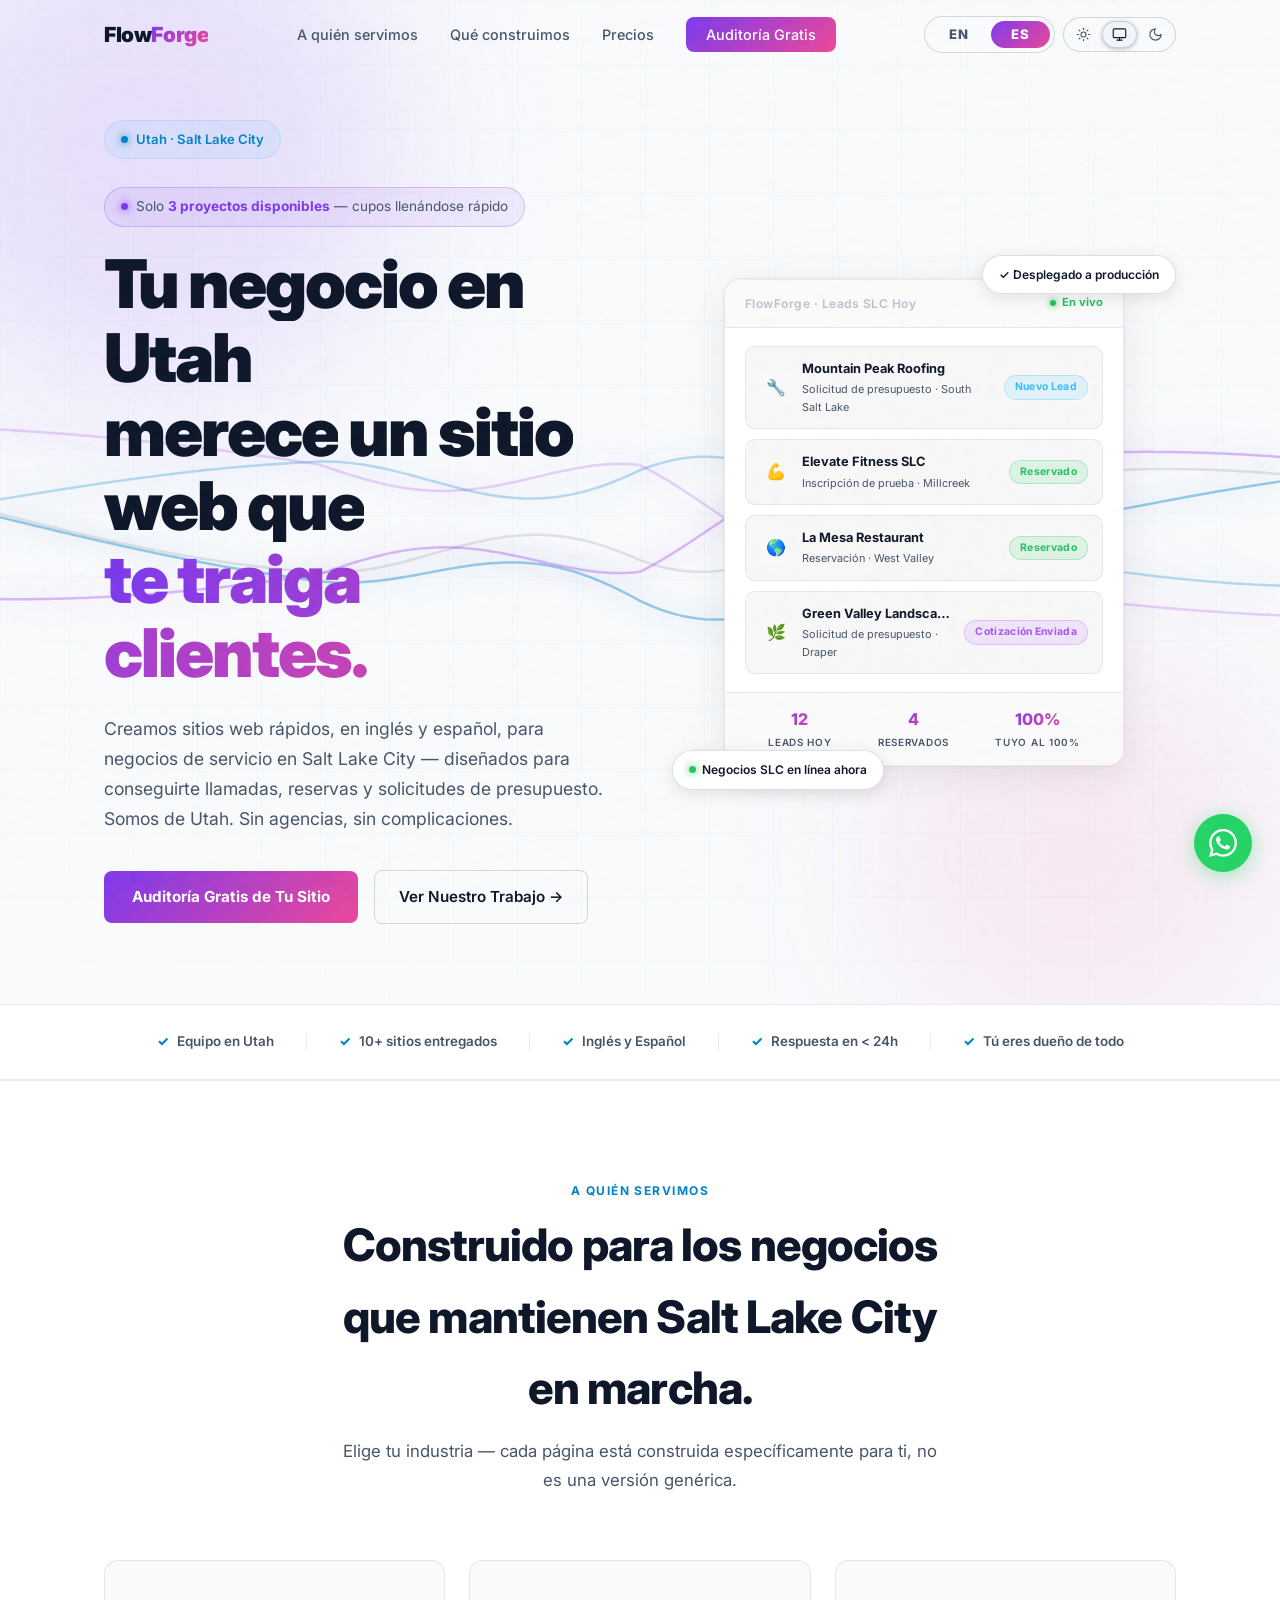
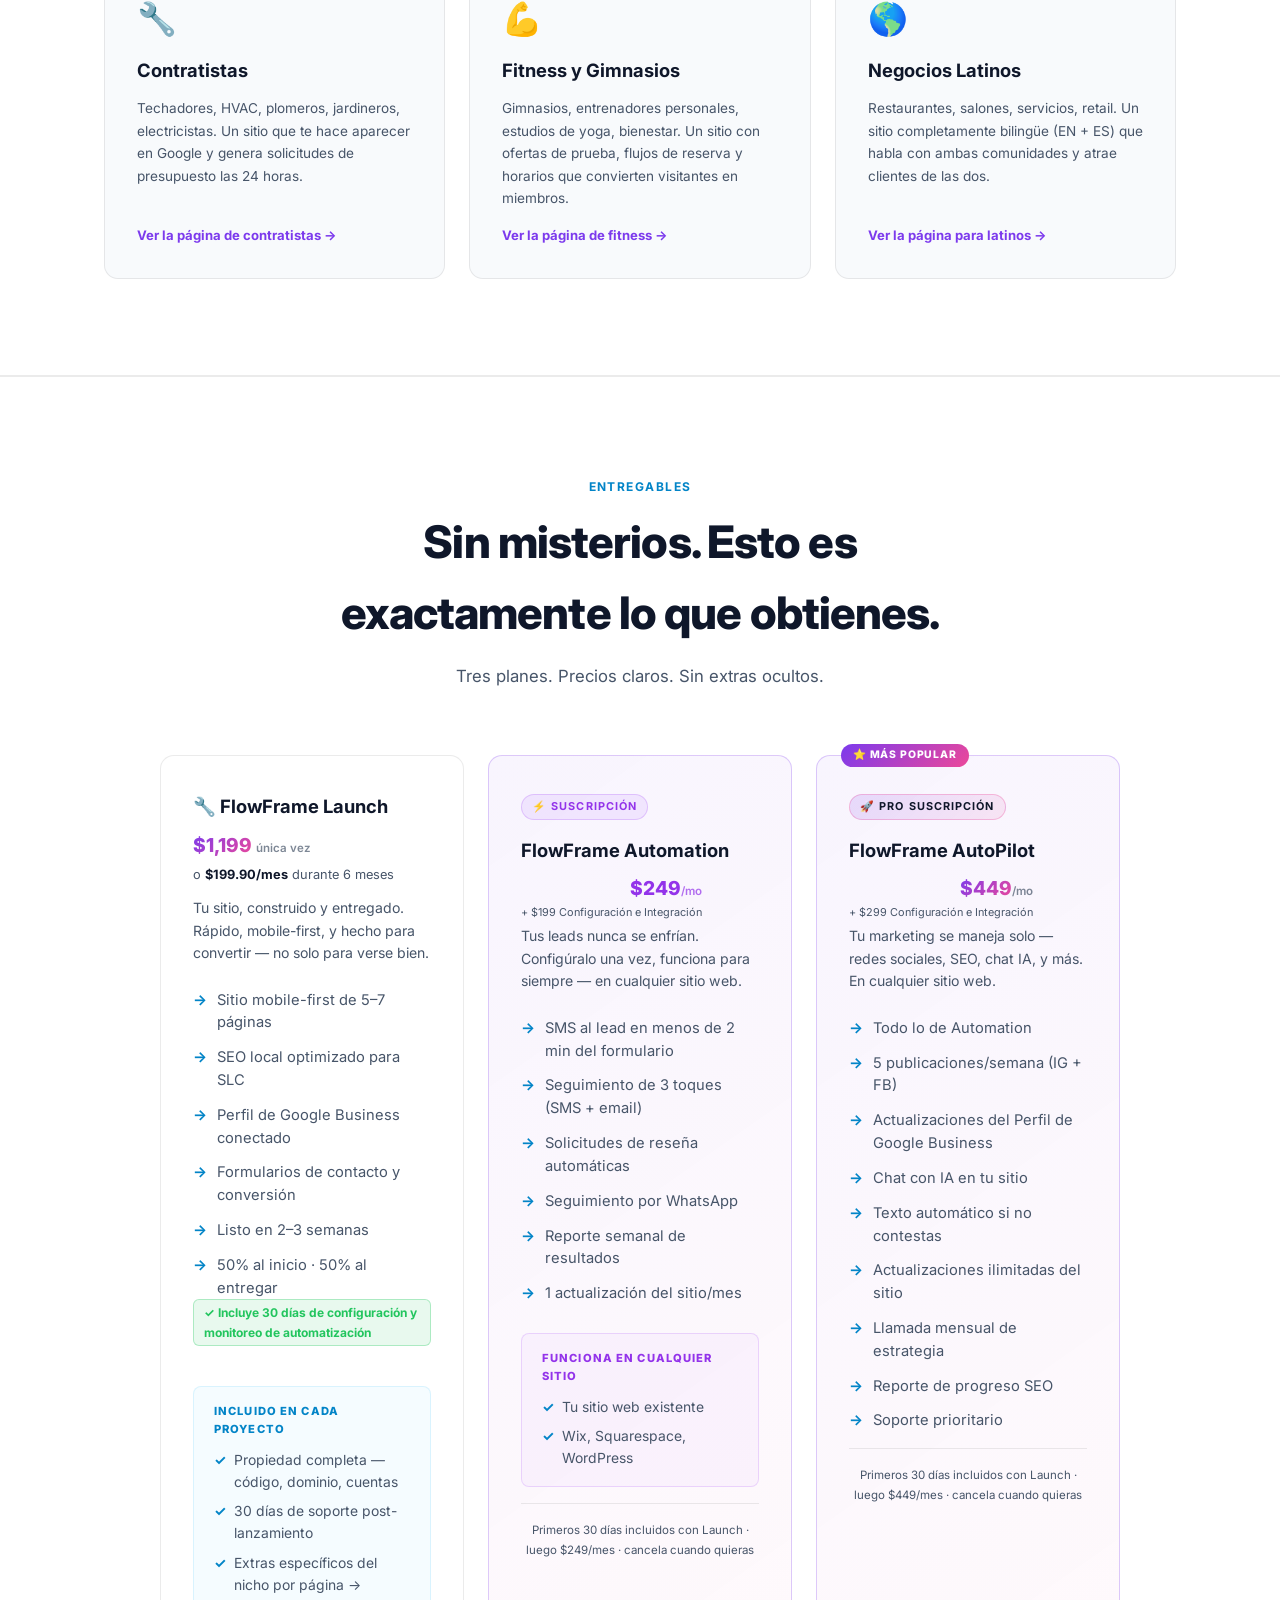
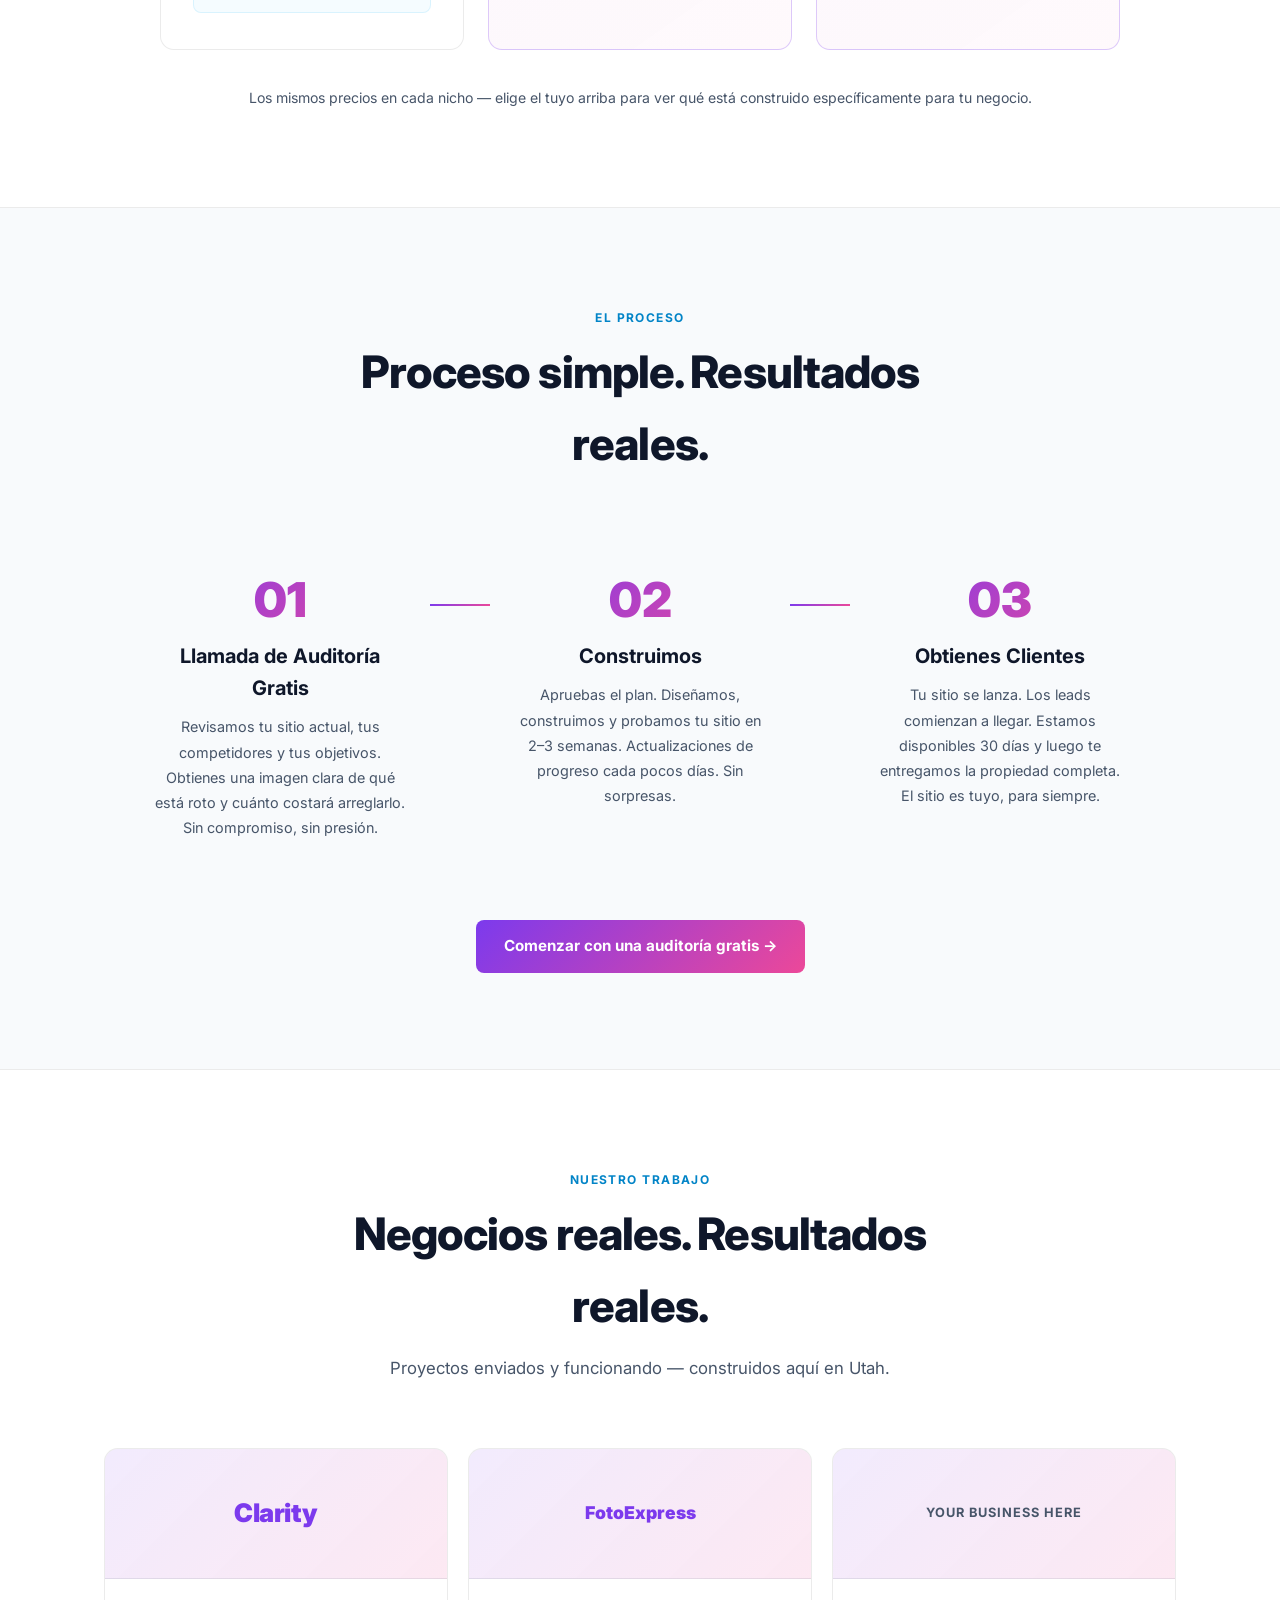
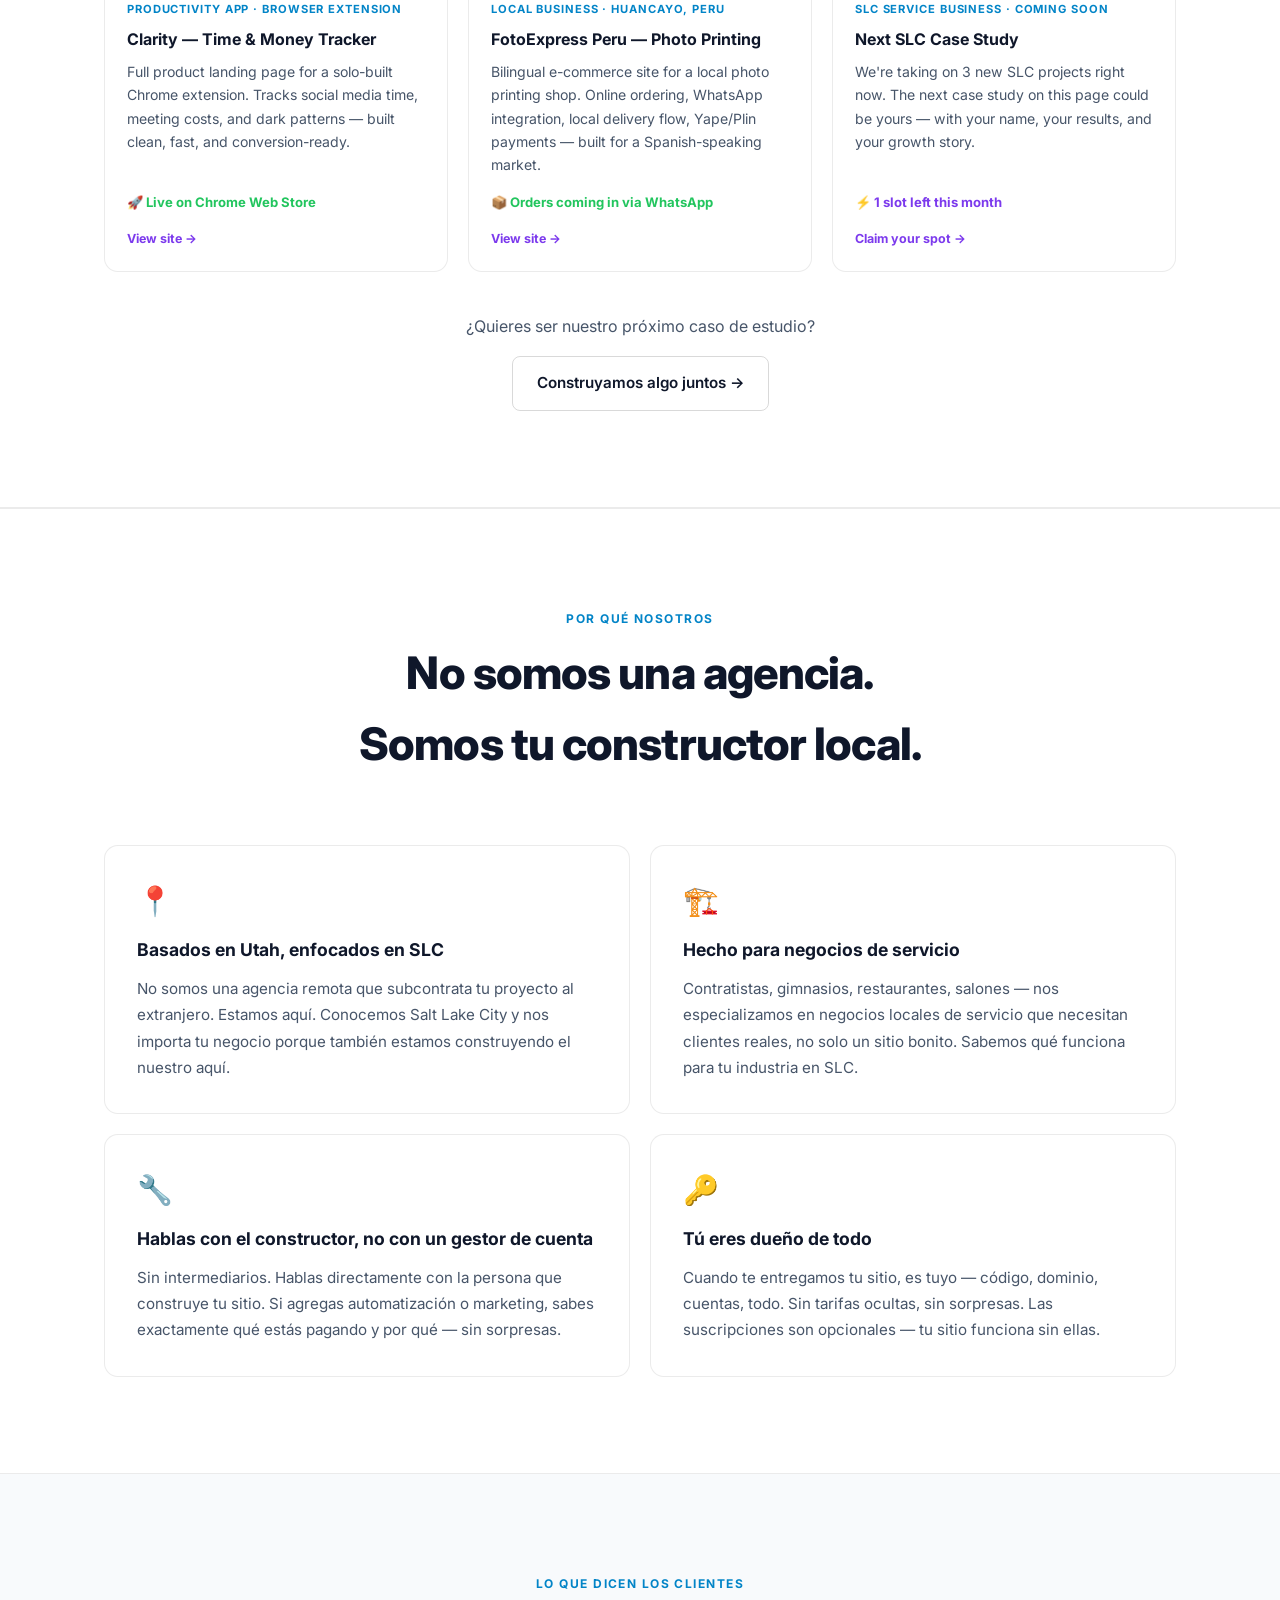
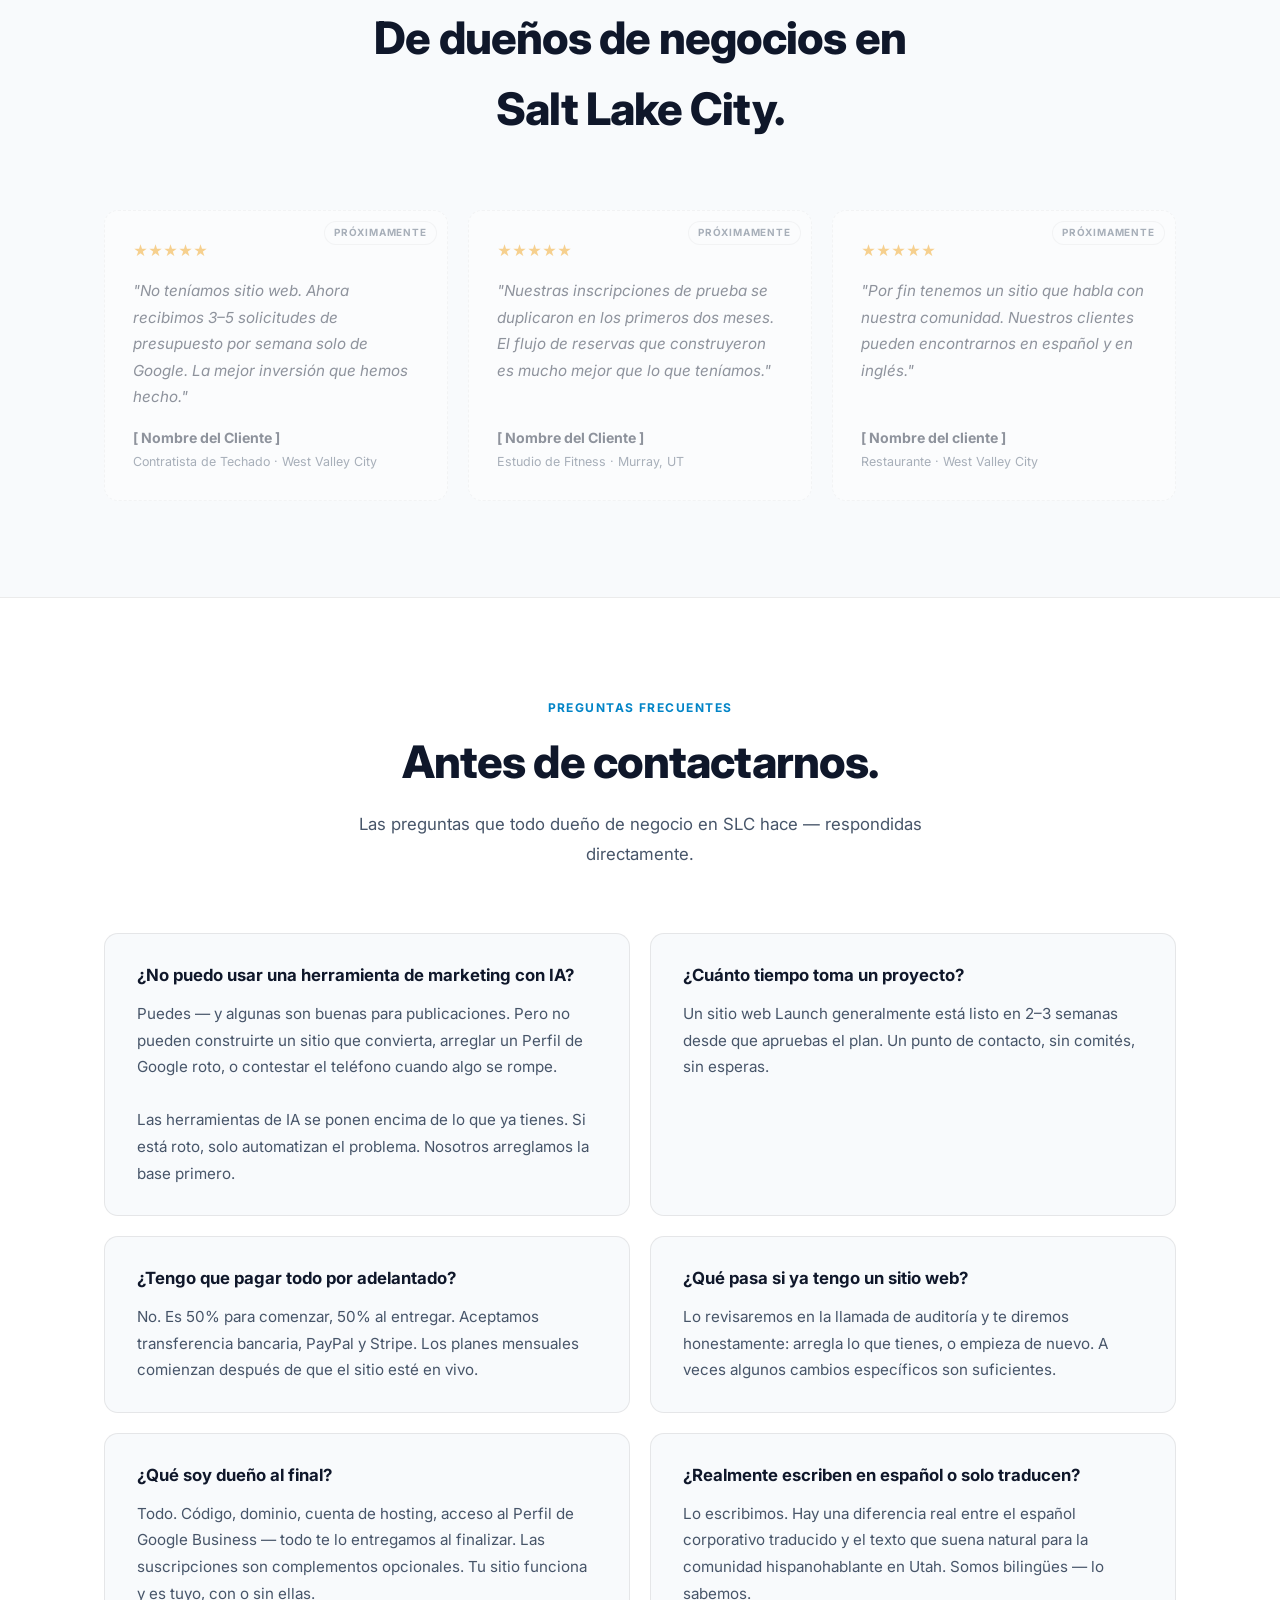
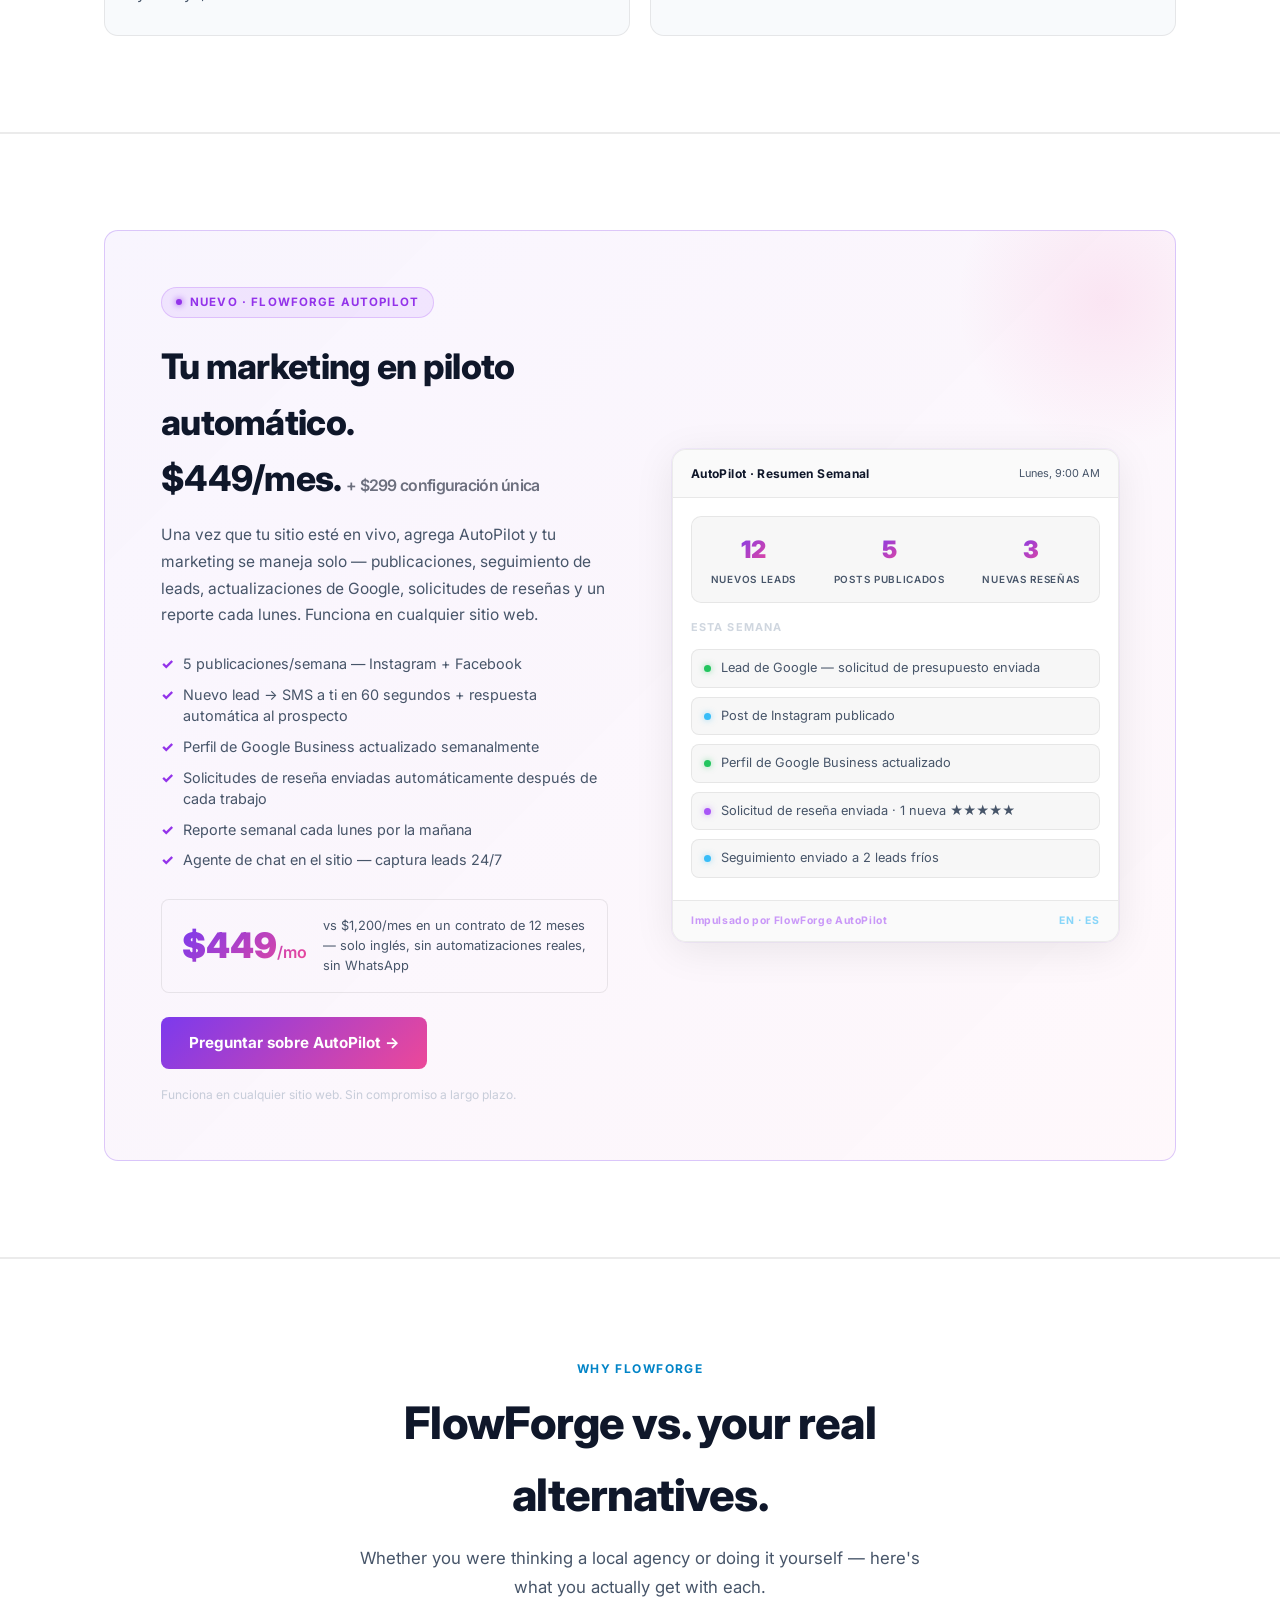
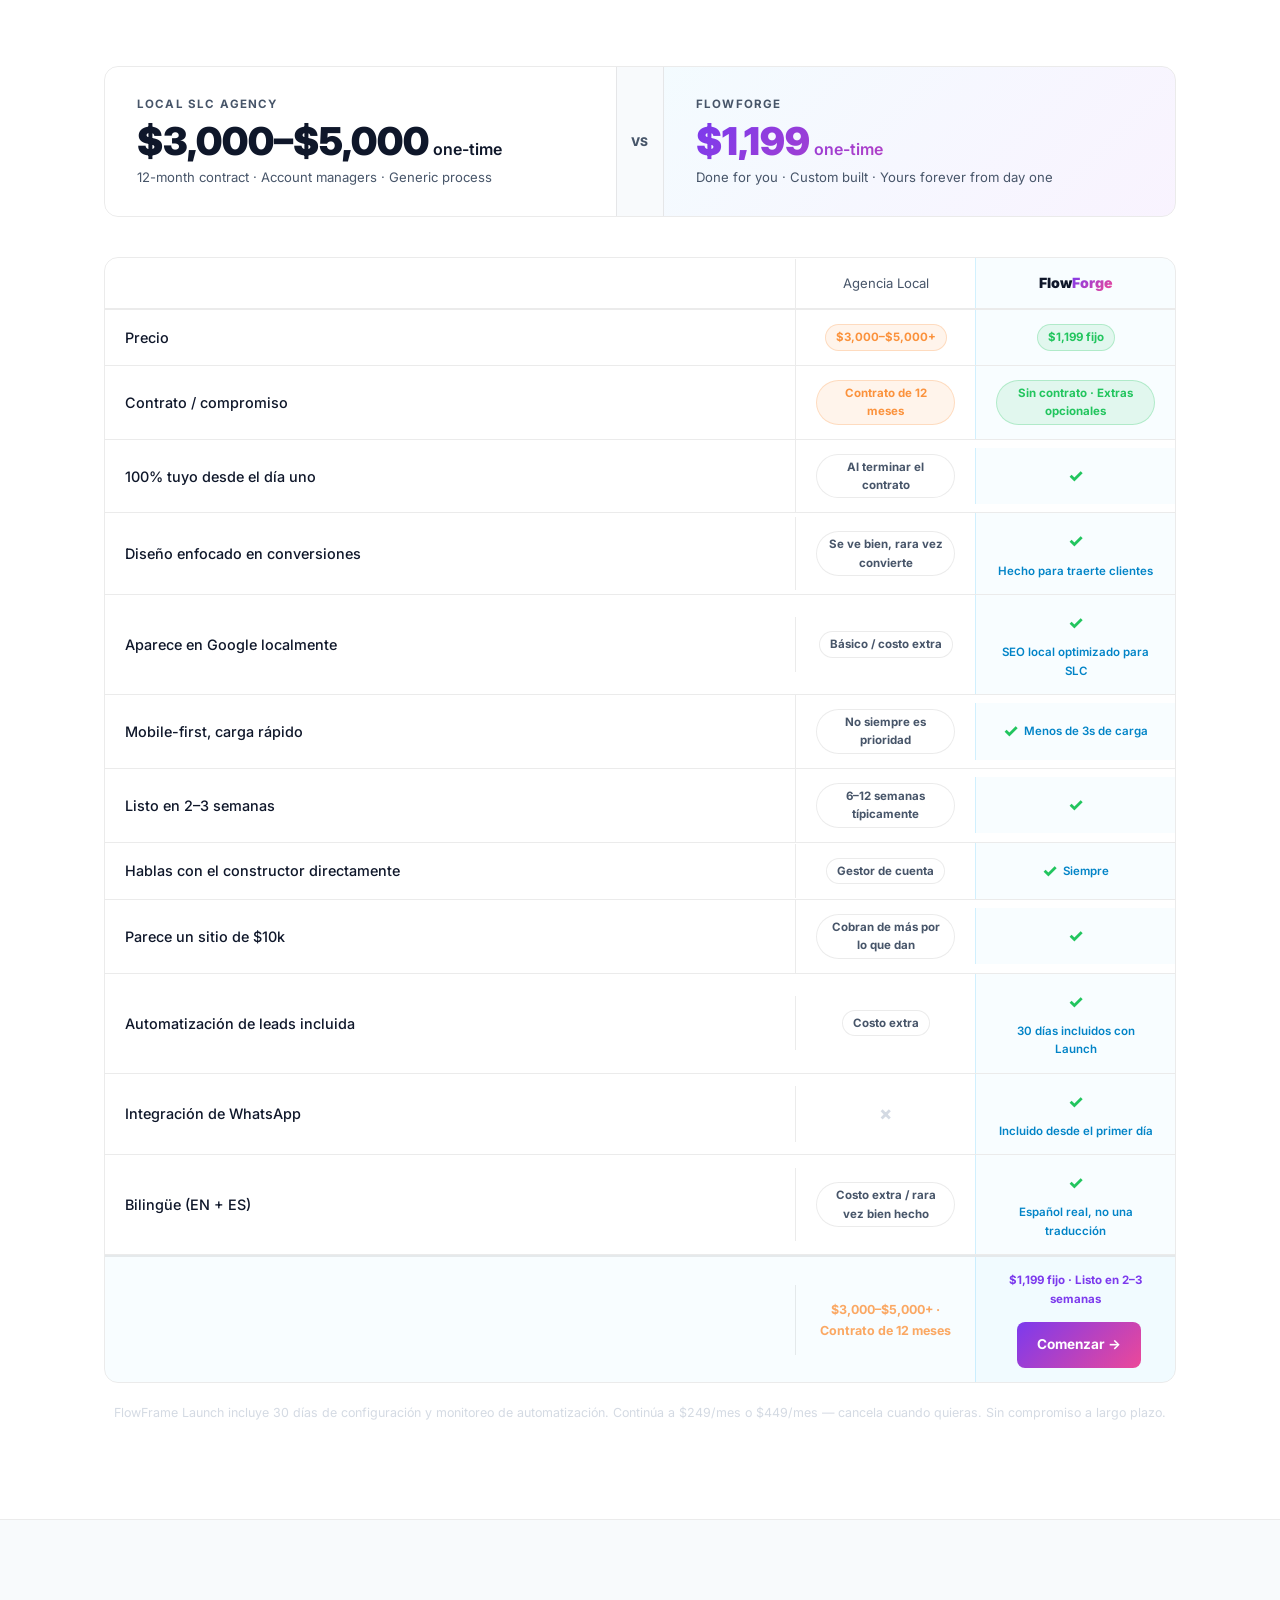
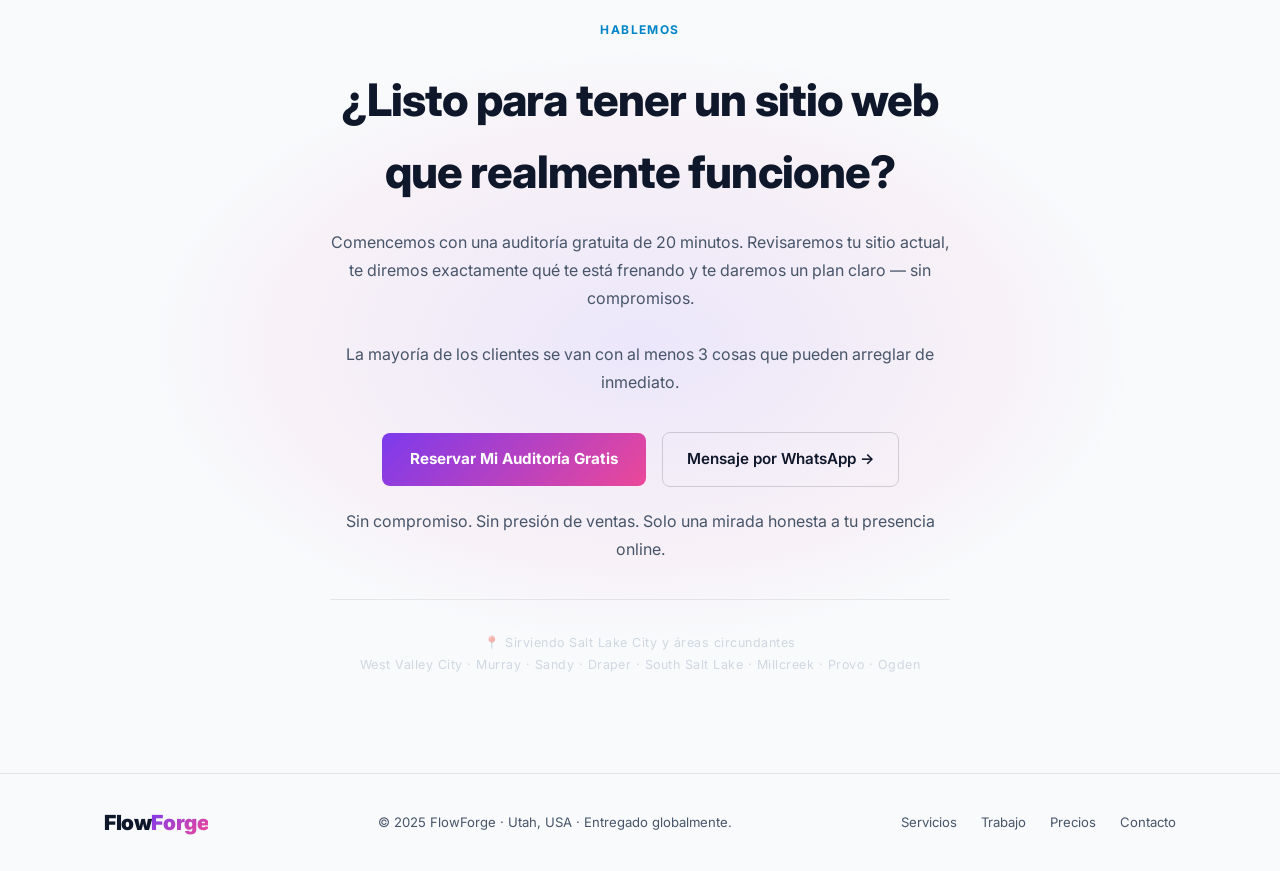
<file: slc/es.html>
<!DOCTYPE html>
<!DOCTYPE html>
<html lang="es" data-theme="auto">
<head>
  <script async src="https://www.googletagmanager.com/gtag/js?id=G-CK4HRK4L4M"></script>
  <script>
    window.dataLayer = window.dataLayer || [];
    function gtag(){dataLayer.push(arguments);}
    gtag('js', new Date());
    gtag('config', 'G-CK4HRK4L4M');
  </script>
  <meta charset="UTF-8">
  <meta name="viewport" content="width=device-width, initial-scale=1.0">
  <title>Diseño Web para Negocios de Servicios en Salt Lake City — FlowForge</title>
  <meta name="description" content="FlowForge crea sitios web de alta conversión para contratistas, gimnasios y negocios latinos en Salt Lake City. Mobile-first, bilingües y diseñados para conseguirte clientes.">
  <meta property="og:title" content="Diseño Web para Negocios de Servicios en Salt Lake City — FlowForge">
  <meta property="og:image" content="https://flowforge-iota-umber.vercel.app/assets/og-image-slc.png">
  <meta name="twitter:image" content="https://flowforge-iota-umber.vercel.app/assets/og-image-slc.png">
  <meta property="og:description" content="FlowForge crea sitios web de alta conversión para contratistas, gimnasios y negocios latinos en Salt Lake City. Mobile-first, bilingües y diseñados para conseguirte clientes.">
  <meta property="og:type" content="website">
  <meta property="og:url" content="https://flowforge-iota-umber.vercel.app/slc/es">
  <link rel="preconnect" href="https://fonts.googleapis.com">
  <link rel="preconnect" href="https://fonts.gstatic.com" crossorigin>
  <link rel="preload" href="https://fonts.googleapis.com/css2?family=Inter:wght@300;400;500;600;700;800;900&display=swap" as="style" onload="this.onload=null;this.rel='stylesheet'">
  <noscript><link href="https://fonts.googleapis.com/css2?family=Inter:wght@300;400;500;600;700;800;900&display=swap" rel="stylesheet"></noscript>
  <!-- FIXED: absolute path so /slc route finds the CSS correctly -->
    <link rel="canonical" href="https://flowforge-iota-umber.vercel.app/slc/es">
    <link rel="alternate" hreflang="en" href="https://flowforge-iota-umber.vercel.app/slc">
    <link rel="alternate" hreflang="es" href="https://flowforge-iota-umber.vercel.app/slc/es">
    <link rel="alternate" hreflang="x-default" href="https://flowforge-iota-umber.vercel.app/slc">
  <meta name="twitter:card" content="summary_large_image">
  <meta name="twitter:title" content="Diseño Web para Negocios de Servicios en Salt Lake City — FlowForge">
  <meta name="twitter:description" content="FlowForge crea sitios web de alta conversión para contratistas, gimnasios y negocios latinos en Salt Lake City. Mobile-first, bilingües y diseñados para conseguirte clientes.">
  <script type="application/ld+json">
  {
    "@context": "https://schema.org",
    "@type": "Service",
    "serviceType": "Web design for Salt Lake City service businesses",
    "provider": {
      "@type": "ProfessionalService",
      "name": "FlowForge",
      "telephone": "+1-603-205-9425",
      "areaServed": "Salt Lake City, UT",
      "address": {
        "@type": "PostalAddress",
        "addressLocality": "Salt Lake City",
        "addressRegion": "UT",
        "addressCountry": "US"
      }
    },
    "areaServed": {
      "@type": "City",
      "name": "Salt Lake City"
    },
    "url": "https://flowforge-iota-umber.vercel.app/slc",
    "description": "FlowForge crea sitios web de alta conversión para contratistas, gimnasios y negocios latinos en Salt Lake City. Mobile-first, bilingües y diseñados para conseguirte clientes."
  }
  </script>
  <link rel="stylesheet" href="/style.css">

<style>
/* ── THEME SYSTEM ── */
:root {
  --bg:#07070e;--surface:#0d0d1a;--surface-2:#111127;
  --blue:#38bdf8;--purple:#a855f7;
  --blue-dim:rgba(56,189,248,0.15);--purple-dim:rgba(168,85,247,0.15);
  /* SLC accent: electric purple → hot pink */
  --gradient:linear-gradient(135deg,#7c3aed,#ec4899);
  --accent:   #7c3aed;
  --accent-dim:rgba(124,58,237,0.15);
  --text:#f1f5f9;--muted:#94a3b8;
  --border:rgba(255,255,255,0.07);--border-h:rgba(255,255,255,0.14);
  --radius:14px;--radius-sm:8px;--shadow:0 4px 24px rgba(0,0,0,0.4);
}
/* Keep emerald→gold gradient in light/auto mode (style.css would revert to blue/purple) */
[data-theme="light"] {
  --bg:#f8fafc;--surface:#ffffff;--surface-2:#f1f5f9;
  --text:#0f172a;--muted:#64748b;
  --border:rgba(0,0,0,0.08);--border-h:rgba(0,0,0,0.15);
  --blue-dim:rgba(56,189,248,0.1);--purple-dim:rgba(168,85,247,0.1);
  --accent-dim:rgba(124,58,237,0.1);
  --shadow:0 4px 24px rgba(0,0,0,0.12);
  --gradient:linear-gradient(135deg,#7c3aed,#ec4899) !important;
}
@media (prefers-color-scheme:light) {
  [data-theme="auto"] {
    --bg:#f8fafc;--surface:#ffffff;--surface-2:#f1f5f9;
    --text:#0f172a;--muted:#64748b;
    --border:rgba(0,0,0,0.08);--border-h:rgba(0,0,0,0.15);
    --blue-dim:rgba(56,189,248,0.1);--purple-dim:rgba(168,85,247,0.1);
    --accent-dim:rgba(124,58,237,0.1);
    --shadow:0 4px 24px rgba(0,0,0,0.12);
    --gradient:linear-gradient(135deg,#7c3aed,#ec4899) !important;
  }
}

/* ── SLC ACCENT OVERRIDES: purple + pink ── */
.urgency-badge {
  background: rgba(124,58,237,0.08);
  border-color: rgba(124,58,237,0.25);
}
.urgency-badge strong { color: var(--accent); }
.urgency-dot {
  background: var(--accent);
  box-shadow: 0 0 8px var(--accent);
}
.niche-card:hover {
  box-shadow: 0 16px 48px rgba(124,58,237,0.10);
}
.step-num { color: var(--accent); }

/* ── SLC HERO ORBS: purple + pink ── */
.hero-orb-1 {
  background: rgba(124,58,237,0.13) !important;
}
.hero-orb-2 {
  background: rgba(236,72,153,0.09) !important;
}

/* ── ANIMATIONS ── */
@keyframes slc-gradient-shift {
  0%   { background-position: 0% 50%; }
  50%  { background-position: 100% 50%; }
  100% { background-position: 0% 50%; }
}
@keyframes slc-btn-glow {
  0%, 100% { box-shadow: 0 0 20px rgba(124,58,237,0.4), 0 4px 24px rgba(236,72,153,0.25); }
  50%       { box-shadow: 0 0 32px rgba(124,58,237,0.6), 0 4px 32px rgba(236,72,153,0.4); }
}
@keyframes slc-badge-pulse {
  0%, 100% { box-shadow: 0 0 0 0 rgba(124,58,237,0.35); }
  50%       { box-shadow: 0 0 0 6px rgba(124,58,237,0); }
}

/* Animated gradient on hero text */
.gradient-text {
  background: linear-gradient(270deg,#7c3aed,#ec4899,#7c3aed) !important;
  background-size: 300% 300% !important;
  -webkit-background-clip: text !important;
  -webkit-text-fill-color: transparent !important;
  background-clip: text !important;
  animation: slc-gradient-shift 4s ease infinite !important;
}
/* CTA button ambient glow */
.btn-primary {
  animation: slc-btn-glow 3s ease infinite;
}
/* Urgency badge subtle pulse */
.urgency-badge {
  animation: slc-badge-pulse 2.5s ease infinite;
}

/* ── CARD HOVER UPGRADES ── */
.niche-card:hover {
  border-color: rgba(124,58,237,0.4) !important;
  box-shadow: 0 20px 60px rgba(124,58,237,0.15) !important;
}
.case-card:hover {
  border-color: rgba(124,58,237,0.35) !important;
  box-shadow: 0 16px 48px rgba(124,58,237,0.12) !important;
}
.flagship-card:hover {
  border-color: rgba(124,58,237,0.4) !important;
  box-shadow: 0 20px 60px rgba(124,58,237,0.15) !important;
}
.why-card:hover {
  border-color: rgba(124,58,237,0.3) !important;
}

/* ── FEATURED CARD: purple/pink theme ── */
.flagship-card.flagship-featured {
  border-color: rgba(124,58,237,0.5) !important;
  background: linear-gradient(160deg,rgba(124,58,237,0.07),rgba(236,72,153,0.05)) !important;
}

/* ── CASE THUMBS: purple/pink ── */
.case-thumb {
  background: linear-gradient(135deg,rgba(124,58,237,0.10),rgba(236,72,153,0.12)) !important;
}
.case-thumb.thumb-orange {
  background: linear-gradient(135deg,rgba(236,72,153,0.10),rgba(124,58,237,0.08)) !important;
}

/* ── AUTOPILOT CARD: purple/pink ── */
.autopilot-card {
  background: linear-gradient(135deg,rgba(124,58,237,0.05),rgba(236,72,153,0.04)) !important;
  border-color: rgba(124,58,237,0.25) !important;
}
.autopilot-card::before {
  background: radial-gradient(circle,rgba(236,72,153,0.10),transparent 70%) !important;
}

/* ── FINAL CTA GLOW: purple/pink ── */
.final-cta-glow {
  background: radial-gradient(ellipse,rgba(124,58,237,0.10) 0%,rgba(236,72,153,0.05) 50%,transparent 70%) !important;
  width: 1000px !important;
  height: 600px !important;
}

/* ── NICHE RESULT BOX ── */
.niche-result {
  background: rgba(124,58,237,0.06) !important;
  border-color: rgba(124,58,237,0.18) !important;
}
.niche-result span { color: var(--accent) !important; }

/* ── ADDON BLOCK ── */
.del-block.addon {
  border-color: rgba(124,58,237,0.25) !important;
  background: linear-gradient(145deg,rgba(124,58,237,0.05),rgba(236,72,153,0.03)) !important;
}

/* ── NAV UTILS (right corner group) ── */
.nav-utils {
  display: flex;
  align-items: center;
  gap: 8px;
  flex-shrink: 0;
}

/* ── NAV LANG TOGGLE ── */
.nav-lang-toggle {
  display: inline-flex;
  align-items: center;
  background: rgba(255,255,255,0.06);
  border: 1px solid var(--border-h);
  border-radius: 100px;
  padding: 4px;
  gap: 2px;
}
.nav-lang-btn {
  padding: 7px 20px;
  border-radius: 100px;
  font-size: 0.82rem;
  font-weight: 800;
  letter-spacing: 0.08em;
  border: none;
  cursor: pointer;
  background: transparent;
  color: var(--muted);
  font-family: inherit;
  transition: background 0.2s, color 0.2s;
  line-height: 1;
  text-transform: uppercase;
}
.nav-lang-btn.active { background: var(--gradient); color: #fff; }

/* Desktop: show desktop controls, hide mobile-only ones */
#nav-lang-desktop { display: inline-flex; }
.nav-lang-mobile  { display: none !important; }
#theme-seg        { display: inline-flex; }
.theme-seg-mobile { display: none !important; }
#theme-seg .theme-seg-btn { padding: 5px 9px; font-size: 0.8rem; }

/* Mobile: flip visibility */
@media (max-width: 768px) {
  #nav-lang-desktop { display: none !important; }
  #theme-seg        { display: none !important; }
  .nav-lang-mobile  { display: inline-flex !important; }
  .theme-seg-mobile { display: inline-flex !important; }
  .nav-lang-mobile .nav-lang-btn { padding: 5px 13px; font-size: 0.74rem; }
}

/* ── THEME SEGMENTED CONTROL ── */
.theme-seg {
  display: inline-flex;
  align-items: center;
  background: rgba(255,255,255,0.05);
  border: 1px solid var(--border-h);
  border-radius: 100px;
  padding: 3px;
  gap: 2px;
}
.theme-seg-btn {
  padding: 5px 11px;
  border-radius: 100px;
  font-size: 0.72rem;
  font-weight: 700;
  border: none;
  cursor: pointer;
  background: transparent;
  color: var(--muted);
  font-family: inherit;
  transition: background 0.2s, color 0.2s;
  white-space: nowrap;
  line-height: 1;
}
.theme-seg-btn.active {
  background: var(--surface-2);
  color: var(--text);
  border: 1px solid var(--border-h);
}
[data-theme="light"] .theme-seg-btn.active { background: rgba(0,0,0,0.08); }

/* ── MOBILE NAV OVERLAY — full screen, theme-aware ── */
.nav-links {
  /* default desktop: horizontal flex row */
  display: flex;
  align-items: center;
  gap: 32px;
  list-style: none;
}
@media (max-width: 768px) {
  .nav-links {
    display: none !important;
    position: fixed;
    inset: 0;
    flex-direction: column;
    align-items: center;
    justify-content: center;
    gap: 32px;
    z-index: 99;
    /* Use theme vars so it matches selected mode */
    background: var(--bg);
    backdrop-filter: blur(20px);
    -webkit-backdrop-filter: blur(20px);
  }
  .nav-links.open {
    display: flex !important;
  }
  .nav-links a {
    font-size: 1.15rem;
    font-weight: 600;
    color: var(--text);
  }
  .nav-links li {
    width: 100%;
    text-align: center;
    display: flex;
    justify-content: center;
  }
  .hamburger { display: flex !important; z-index: 100; }
}

/* ── FIX: hv-badge corners in all modes ── */
.hv-badge {
  border-radius: 100px !important;
  overflow: visible !important;
}
.hv-badge-1 { color: #22c55e !important; border-color: rgba(34,197,94,0.35) !important; }

/* Light theme only — explicit light choice */
[data-theme="light"] .hv-badge {
  background: rgba(255,255,255,0.97) !important;
  color: var(--text) !important;
  border-color: rgba(0,0,0,0.12) !important;
  box-shadow: 0 4px 16px rgba(0,0,0,0.1) !important;
}
/* Auto + system is light — only then white */
@media (prefers-color-scheme: light) {
  [data-theme="auto"] .hv-badge {
    background: rgba(255,255,255,0.97) !important;
    color: var(--text) !important;
    border-color: rgba(0,0,0,0.12) !important;
    box-shadow: 0 4px 16px rgba(0,0,0,0.1) !important;
  }
}
/* Auto + system is dark — keep dark (no rule needed, default wins) */

/* ── SLC LEADS CARD ── */
.slc-card{background:rgba(13,13,26,0.88);border:1px solid rgba(255,255,255,0.09);border-radius:16px;backdrop-filter:blur(24px);width:100%;max-width:400px;box-shadow:0 24px 80px rgba(0,0,0,0.5),0 0 0 1px rgba(56,189,248,0.06);overflow:hidden;}
.slc-card-header{display:flex;align-items:center;justify-content:space-between;padding:14px 20px;border-bottom:1px solid rgba(255,255,255,0.06);background:rgba(255,255,255,0.02);}
.slc-card-title{font-size:.75rem;color:rgba(148,163,184,0.65);font-weight:600;letter-spacing:.04em;}
.slc-live{display:flex;align-items:center;gap:6px;font-size:.7rem;font-weight:700;color:#22c55e;}
.slc-live-dot{width:6px;height:6px;background:#22c55e;border-radius:50%;box-shadow:0 0 6px #22c55e;animation:pulse-dot 1.5s ease infinite;flex-shrink:0;}
.slc-card-body{padding:18px 20px;display:flex;flex-direction:column;gap:10px;}
.slc-lead-row{display:flex;align-items:center;justify-content:space-between;padding:12px 14px;background:rgba(255,255,255,0.03);border:1px solid rgba(255,255,255,0.07);border-radius:10px;gap:10px;}
.slc-lead-icon{font-size:1rem;width:32px;height:32px;background:rgba(255,255,255,0.05);border:1px solid rgba(255,255,255,0.07);border-radius:8px;display:flex;align-items:center;justify-content:center;flex-shrink:0;}
.slc-lead-info{flex:1;min-width:0;}
.slc-lead-name{font-size:.8rem;font-weight:700;color:var(--text);white-space:nowrap;overflow:hidden;text-overflow:ellipsis;}
.slc-lead-sub{font-size:.68rem;color:var(--muted);margin-top:2px;}
.slc-lead-pill{font-size:.65rem;font-weight:700;padding:3px 10px;border-radius:100px;letter-spacing:.03em;flex-shrink:0;}
.pill-new{background:rgba(56,189,248,0.12);color:#38bdf8;border:1px solid rgba(56,189,248,0.25);}
.pill-booked{background:rgba(34,197,94,0.12);color:#22c55e;border:1px solid rgba(34,197,94,0.25);}
.pill-quote{background:rgba(168,85,247,0.12);color:#a855f7;border:1px solid rgba(168,85,247,0.25);}
.slc-card-footer{display:flex;justify-content:space-around;padding:14px 20px;border-top:1px solid rgba(255,255,255,0.06);background:rgba(255,255,255,0.02);}
.slc-metric{display:flex;flex-direction:column;align-items:center;gap:2px;}
.slc-metric-num{font-size:1rem;font-weight:800;background:var(--gradient);-webkit-background-clip:text;-webkit-text-fill-color:transparent;background-clip:text;}
.slc-metric-label{font-size:.62rem;color:var(--muted);font-weight:600;text-transform:uppercase;letter-spacing:.07em;}

/* ── TRUST BAR ── */
.trust-bar{border-top:1px solid var(--border);border-bottom:1px solid var(--border);background:var(--surface);padding:26px 0;}
.trust-inner{display:flex;align-items:center;justify-content:center;gap:32px;flex-wrap:wrap;}
.trust-item{display:flex;align-items:center;gap:8px;font-size:.84rem;font-weight:600;color:var(--muted);white-space:nowrap;}
.trust-check{color:var(--blue);font-weight:800;}
.trust-div{width:1px;height:18px;background:var(--border);flex-shrink:0;}

/* ── NICHE HUB GRID ── */
.niche-hub-grid{display:grid;grid-template-columns:repeat(3,1fr);gap:24px;margin-top:48px;}
@media(max-width:768px){.niche-hub-grid{grid-template-columns:1fr;}}

/* ── NICHE CARDS ── */
.niche-grid{display:grid;grid-template-columns:repeat(3,1fr);gap:20px;}
.niche-card{background:var(--surface);border:1px solid var(--border);border-radius:var(--radius);padding:36px 28px;display:flex;flex-direction:column;gap:16px;position:relative;overflow:hidden;transition:border-color .3s,transform .3s,box-shadow .3s;}
.niche-card::after{content:'';position:absolute;bottom:0;left:0;right:0;height:2px;background:var(--gradient);transform:scaleX(0);transform-origin:left;transition:transform .35s ease;}
.niche-card:hover{border-color:rgba(56,189,248,0.3);transform:translateY(-5px);box-shadow:0 16px 48px rgba(56,189,248,0.08);}
.niche-card:hover::after{transform:scaleX(1);}
.niche-emoji{font-size:2.2rem;line-height:1;margin-bottom:4px;}
.niche-card h3{font-size:1.2rem;color:var(--text);margin-bottom:0;}
.niche-sub{font-size:.75rem;font-weight:600;color:rgba(148,163,184,0.55);letter-spacing:.04em;margin-top:-8px;}
.niche-card p{font-size:.95rem;line-height:1.72;flex:1;}
.niche-result{font-size:.88rem;font-weight:600;color:var(--text);padding:12px 16px;background:rgba(56,189,248,0.05);border:1px solid rgba(56,189,248,0.15);border-radius:var(--radius-sm);line-height:1.55;}
.niche-result span{color:var(--blue);}

/* ── DELIVERABLES ── */
.deliverables-grid{display:grid;grid-template-columns:repeat(3,1fr);gap:24px;max-width:960px;margin:0 auto;}
.del-block{background:var(--surface);border:1px solid var(--border);border-radius:var(--radius);padding:36px 32px;}
.del-block.addon{border-color:rgba(168,85,247,0.2);background:linear-gradient(145deg,rgba(168,85,247,0.04),rgba(56,189,248,0.03));}
.del-tag{display:inline-block;font-size:.68rem;font-weight:700;letter-spacing:.1em;text-transform:uppercase;color:var(--purple);background:rgba(168,85,247,0.1);border:1px solid rgba(168,85,247,0.25);padding:3px 10px;border-radius:100px;margin-bottom:16px;}
.del-block h3{color:var(--text);font-size:1.15rem;margin-bottom:6px;}
.del-block .del-desc{font-size:.88rem;color:var(--muted);margin-bottom:24px;line-height:1.6;}
.del-list{list-style:none;display:flex;flex-direction:column;gap:12px;}
.del-list li{font-size:.92rem;color:var(--muted);padding-left:24px;position:relative;line-height:1.55;}
.del-list li::before{content:'→';position:absolute;left:0;color:var(--blue);font-weight:700;}
.del-always{margin-top:28px;padding:16px 20px;background:rgba(56,189,248,0.05);border:1px solid rgba(56,189,248,0.15);border-radius:var(--radius-sm);}
.del-always-title{font-size:.7rem;font-weight:800;color:var(--blue);text-transform:uppercase;letter-spacing:.1em;margin-bottom:10px;}
.del-always ul{list-style:none;display:flex;flex-direction:column;gap:7px;}
.del-always ul li{font-size:.87rem;color:var(--muted);padding-left:20px;position:relative;}
.del-always ul li::before{content:'✓';position:absolute;left:0;color:var(--blue);font-weight:700;}
.insert-screenshot{margin-top:24px;height:100px;border:2px dashed rgba(255,255,255,0.08);border-radius:var(--radius-sm);display:flex;align-items:center;justify-content:center;font-size:.75rem;font-weight:600;color:rgba(148,163,184,0.3);letter-spacing:.06em;}

/* ── CASE STUDIES ── */
.case-grid{display:grid;grid-template-columns:repeat(3,1fr);gap:20px;}
.case-card{background:var(--surface);border:1px solid var(--border);border-radius:var(--radius);overflow:hidden;transition:border-color .3s,transform .3s;display:flex;flex-direction:column;}
.case-card:hover{border-color:rgba(56,189,248,0.3);transform:translateY(-4px);}
.case-thumb{height:130px;background:linear-gradient(135deg,rgba(56,189,248,0.08),rgba(168,85,247,0.12));display:flex;align-items:center;justify-content:center;font-size:2.4rem;border-bottom:1px solid var(--border);position:relative;}
.case-thumb.thumb-orange{background:linear-gradient(135deg,rgba(251,146,60,0.09),rgba(239,68,68,0.09));}
.case-coming-tag{position:absolute;top:10px;right:10px;font-size:.62rem;font-weight:700;letter-spacing:.09em;text-transform:uppercase;color:var(--muted);background:rgba(255,255,255,0.05);border:1px solid var(--border);padding:3px 9px;border-radius:100px;}
.case-body{padding:22px;flex:1;display:flex;flex-direction:column;gap:8px;}
.case-type{font-size:.7rem;font-weight:700;color:var(--blue);letter-spacing:.08em;text-transform:uppercase;}
.case-body h3{font-size:1rem;color:var(--text);}
.case-body p{font-size:.88rem;line-height:1.65;flex:1;}
.case-result{margin-top:8px;font-size:.82rem;font-weight:700;color:#22c55e;}
.case-insert-note{font-size:.75rem;color:rgba(148,163,184,0.3);font-style:italic;}

/* ── FLAGSHIP CARDS ── */
.flagship-grid{display:grid;grid-template-columns:repeat(3,1fr);gap:24px;align-items:start;}
.flagship-card{background:var(--surface);border:1px solid var(--border);border-radius:var(--radius);padding:32px 28px;display:flex;flex-direction:column;gap:18px;position:relative;transition:border-color .3s,transform .3s,box-shadow .3s;}
.flagship-card:hover{border-color:rgba(56,189,248,0.3);transform:translateY(-5px);box-shadow:0 16px 48px rgba(56,189,248,0.08);}
.flagship-card.flagship-featured{border-color:rgba(56,189,248,0.45);background:linear-gradient(160deg,rgba(56,189,248,0.06),rgba(168,85,247,0.07));}
.flagship-top-badge{position:absolute;top:-13px;left:50%;transform:translateX(-50%);font-size:.68rem;font-weight:700;letter-spacing:.1em;text-transform:uppercase;background:var(--gradient);color:#fff;padding:4px 16px;border-radius:100px;white-space:nowrap;}
.flagship-niche-tag{display:inline-flex;align-items:center;gap:6px;font-size:.72rem;font-weight:700;letter-spacing:.07em;text-transform:uppercase;padding:5px 12px;border-radius:100px;width:fit-content;}
.tag-contractor{background:rgba(251,146,60,0.1);border:1px solid rgba(251,146,60,0.25);color:#fb923c;}
.tag-fitness{background:rgba(56,189,248,0.1);border:1px solid rgba(56,189,248,0.25);color:var(--blue);}
.tag-latino{background:rgba(168,85,247,0.1);border:1px solid rgba(168,85,247,0.25);color:var(--purple);}
.flagship-header{display:flex;align-items:flex-end;justify-content:space-between;gap:12px;flex-wrap:wrap;}
.flagship-name{font-size:1.45rem;font-weight:900;color:var(--text);letter-spacing:-.02em;}
.flagship-price{font-size:1.05rem;font-weight:800;background:var(--gradient);-webkit-background-clip:text;-webkit-text-fill-color:transparent;background-clip:text;text-align:right;line-height:1.3;}
.flagship-price span{font-size:.78rem;font-weight:600;display:block;opacity:.7;}
.flagship-promise{font-size:.93rem;color:var(--text);line-height:1.65;font-style:italic;padding:14px 16px;background:rgba(255,255,255,0.03);border-left:2px solid var(--blue);border-radius:0 var(--radius-sm) var(--radius-sm) 0;}
.flagship-for{font-size:.87rem;color:var(--muted);line-height:1.6;padding:12px 14px;background:rgba(255,255,255,0.02);border:1px solid var(--border);border-radius:var(--radius-sm);}
.flagship-for-label{font-size:.65rem;font-weight:800;text-transform:uppercase;letter-spacing:.1em;color:var(--muted);margin-bottom:5px;}
.flagship-features{list-style:none;display:flex;flex-direction:column;gap:10px;flex:1;}
.flagship-features li{font-size:.9rem;color:var(--muted);padding-left:22px;position:relative;line-height:1.5;}
.flagship-features li::before{content:'✓';position:absolute;left:0;color:var(--blue);font-weight:800;}
.flagship-cta-wrap{display:flex;flex-direction:column;gap:8px;padding-top:4px;border-top:1px solid var(--border);margin-top:auto;}
.flagship-micro{font-size:.75rem;color:rgba(148,163,184,0.5);text-align:center;}
.flagship-upsell{margin-top:40px;display:flex;align-items:center;gap:16px;padding:20px 28px;background:rgba(56,189,248,0.04);border:1px solid rgba(56,189,248,0.15);border-radius:var(--radius);flex-wrap:wrap;}
.flagship-upsell-icon{font-size:1.4rem;color:var(--blue);flex-shrink:0;}
.flagship-upsell p{font-size:.9rem;color:var(--muted);line-height:1.65;flex:1;min-width:200px;}
.flagship-upsell p strong{color:var(--text);}

/* ── WHY GRID ── */
.why-grid{display:grid;grid-template-columns:repeat(2,1fr);gap:20px;}
.why-card{background:var(--surface);border:1px solid var(--border);border-radius:var(--radius);padding:32px;display:flex;flex-direction:column;gap:12px;transition:border-color .3s,transform .3s;}
.why-card:hover{border-color:rgba(56,189,248,0.25);transform:translateY(-3px);}
.why-icon{font-size:1.8rem;}
.why-card h3{font-size:1.1rem;color:var(--text);}
.why-card p{font-size:.95rem;line-height:1.72;}

/* ── TESTIMONIALS ── */
.testi-grid{display:grid;grid-template-columns:repeat(3,1fr);gap:20px;}
.testi-card{background:var(--surface);border:1px solid var(--border);border-radius:var(--radius);padding:28px;display:flex;flex-direction:column;gap:16px;transition:border-color .3s;}
.testi-card:hover{border-color:rgba(56,189,248,0.25);}
.testi-card.placeholder{opacity:.45;border-style:dashed;}
.testi-stars{display:flex;gap:3px;color:#f59e0b;font-size:.9rem;}
.testi-quote{font-size:.95rem;color:var(--text);line-height:1.75;font-style:italic;flex:1;}
.testi-author{display:flex;flex-direction:column;gap:2px;}
.testi-name{font-size:.88rem;font-weight:700;color:var(--text);}
.testi-biz{font-size:.78rem;color:var(--muted);}

/* ── AUTOPILOT ── */
.autopilot-section{background:var(--surface);border-top:1px solid var(--border);border-bottom:1px solid var(--border);}
.autopilot-card{display:grid;grid-template-columns:1fr 1fr;gap:64px;align-items:center;padding:56px;background:linear-gradient(135deg,rgba(56,189,248,0.04),rgba(168,85,247,0.05));border:1px solid rgba(56,189,248,0.2);border-radius:var(--radius);position:relative;overflow:hidden;}
.autopilot-card::before{content:'';position:absolute;top:-80px;right:-80px;width:300px;height:300px;background:radial-gradient(circle,rgba(168,85,247,0.08),transparent 70%);pointer-events:none;}
.autopilot-badge{display:inline-flex;align-items:center;gap:8px;font-size:.72rem;font-weight:700;letter-spacing:.1em;text-transform:uppercase;color:var(--purple);background:rgba(168,85,247,0.1);border:1px solid rgba(168,85,247,0.25);padding:5px 14px;border-radius:100px;margin-bottom:20px;width:fit-content;}
.autopilot-dot{width:6px;height:6px;background:var(--purple);border-radius:50%;box-shadow:0 0 6px var(--purple);animation:pulse-dot 1.5s ease infinite;flex-shrink:0;}
.autopilot-left h2{margin-bottom:16px;font-size:clamp(1.6rem,3vw,2.2rem);}
.autopilot-left p{margin-bottom:24px;font-size:.97rem;line-height:1.72;}
.autopilot-list{list-style:none;display:flex;flex-direction:column;gap:9px;margin-bottom:28px;}
.autopilot-list li{font-size:.9rem;color:var(--muted);padding-left:22px;position:relative;line-height:1.5;}
.autopilot-list li::before{content:'✓';position:absolute;left:0;color:var(--purple);font-weight:800;}
.autopilot-price-row{display:flex;align-items:center;gap:16px;flex-wrap:wrap;margin-bottom:24px;padding:16px 20px;background:rgba(255,255,255,0.03);border:1px solid var(--border);border-radius:var(--radius-sm);}
.autopilot-price{font-size:2.2rem;font-weight:900;background:var(--gradient);-webkit-background-clip:text;-webkit-text-fill-color:transparent;background-clip:text;line-height:1;flex-shrink:0;}
.autopilot-price span{font-size:1rem;font-weight:600;}
.autopilot-vs{font-size:.8rem;color:var(--muted);line-height:1.55;flex:1;}
.autopilot-cta-row{display:flex;align-items:center;gap:16px;flex-wrap:wrap;}
.autopilot-note{font-size:.75rem;color:rgba(148,163,184,0.5);}
.autopilot-preview{background:rgba(13,13,26,0.9);border:1px solid rgba(255,255,255,0.09);border-radius:14px;overflow:hidden;box-shadow:0 24px 64px rgba(0,0,0,0.5);}
.ap-preview-header{display:flex;align-items:center;justify-content:space-between;padding:14px 18px;border-bottom:1px solid rgba(255,255,255,0.06);background:rgba(255,255,255,0.02);}
.ap-preview-title{font-size:.75rem;font-weight:700;color:var(--text);letter-spacing:.03em;}
.ap-preview-date{font-size:.68rem;color:var(--muted);}
.ap-preview-body{padding:18px;}
.ap-stat-row{display:flex;justify-content:space-around;padding:14px 0;margin-bottom:16px;background:rgba(255,255,255,0.02);border:1px solid rgba(255,255,255,0.06);border-radius:10px;}
.ap-stat{display:flex;flex-direction:column;align-items:center;gap:3px;}
.ap-stat-num{font-size:1.5rem;font-weight:900;background:var(--gradient);-webkit-background-clip:text;-webkit-text-fill-color:transparent;background-clip:text;}
.ap-stat-label{font-size:.62rem;color:var(--muted);font-weight:600;text-transform:uppercase;letter-spacing:.07em;}
.ap-activity{display:flex;flex-direction:column;gap:9px;}
.ap-activity-title{font-size:.68rem;font-weight:700;text-transform:uppercase;letter-spacing:.1em;color:rgba(148,163,184,0.45);margin-bottom:4px;}
.ap-activity-item{display:flex;align-items:center;gap:10px;font-size:.8rem;color:var(--muted);padding:8px 12px;background:rgba(255,255,255,0.02);border:1px solid rgba(255,255,255,0.05);border-radius:8px;}
.ap-dot{width:7px;height:7px;border-radius:50%;flex-shrink:0;}
.ap-dot-green{background:#22c55e;box-shadow:0 0 6px rgba(34,197,94,0.5);}
.ap-dot-blue{background:#38bdf8;box-shadow:0 0 6px rgba(56,189,248,0.5);}
.ap-dot-purple{background:#a855f7;box-shadow:0 0 6px rgba(168,85,247,0.5);}
.ap-preview-footer{display:flex;align-items:center;justify-content:space-between;padding:12px 18px;border-top:1px solid rgba(255,255,255,0.06);background:rgba(255,255,255,0.02);margin-top:4px;}
.ap-footer-tag{font-size:.65rem;font-weight:700;color:rgba(168,85,247,0.6);letter-spacing:.06em;}
.ap-footer-lang{font-size:.65rem;font-weight:700;color:rgba(56,189,248,0.6);letter-spacing:.1em;}

/* ── FINAL CTA ── */
.final-cta{text-align:center;position:relative;overflow:hidden;}
.final-cta-glow{position:absolute;width:800px;height:500px;background:radial-gradient(ellipse,rgba(56,189,248,0.07) 0%,transparent 70%);top:50%;left:50%;transform:translate(-50%,-50%);pointer-events:none;}
.final-cta-inner{position:relative;z-index:1;max-width:620px;margin:0 auto;}
.final-cta h2{margin:16px 0 20px;}
.final-cta p{font-size:1rem;margin-bottom:36px;}
.final-cta-btns{display:flex;align-items:center;justify-content:center;gap:16px;flex-wrap:wrap;}
.final-micro{margin-top:20px;font-size:.82rem;color:var(--muted);}
.slc-cities{margin-top:32px;padding-top:32px;border-top:1px solid var(--border);font-size:.78rem;color:rgba(148,163,184,0.4);letter-spacing:.04em;line-height:1.8;}

/* ── LIGHT MODE OVERRIDES for dark-bg components ── */
[data-theme="light"] .slc-card,
[data-theme="light"] .autopilot-preview {
  background:rgba(255,255,255,0.95);
  border-color:rgba(0,0,0,0.08);
  box-shadow: 0 8px 40px rgba(0,0,0,0.08), 0 0 0 1px rgba(124,58,237,0.06);
}
[data-theme="light"] .slc-lead-row,
[data-theme="light"] .ap-activity-item,
[data-theme="light"] .ap-stat-row {
  background:rgba(0,0,0,0.03);
  border-color:rgba(0,0,0,0.07);
}
[data-theme="light"] .slc-card-header,
[data-theme="light"] .slc-card-footer,
[data-theme="light"] .ap-preview-header,
[data-theme="light"] .ap-preview-footer {
  background:rgba(0,0,0,0.02);
  border-color:rgba(0,0,0,0.07);
}
[data-theme="light"] .nav.scrolled {
  background:rgba(248,250,252,0.92);
}
@media (prefers-color-scheme:light) {
  [data-theme="auto"] .slc-card,
  [data-theme="auto"] .autopilot-preview { background:rgba(255,255,255,0.95);border-color:rgba(0,0,0,0.08);box-shadow:0 8px 40px rgba(0,0,0,0.08),0 0 0 1px rgba(124,58,237,0.06); }
  [data-theme="auto"] .slc-lead-row,
  [data-theme="auto"] .ap-activity-item,
  [data-theme="auto"] .ap-stat-row { background:rgba(0,0,0,0.03);border-color:rgba(0,0,0,0.07); }
  [data-theme="auto"] .slc-card-header,
  [data-theme="auto"] .slc-card-footer,
  [data-theme="auto"] .ap-preview-header,
  [data-theme="auto"] .ap-preview-footer { background:rgba(0,0,0,0.02);border-color:rgba(0,0,0,0.07); }
  [data-theme="auto"] .nav.scrolled { background:rgba(248,250,252,0.92); }
}

/* ── COMPARISON TABLE ── */
.cmp-section { background: var(--surface); border-top: 1px solid var(--border); border-bottom: 1px solid var(--border); }

.cmp-cost-strip {
  display: grid;
  grid-template-columns: 1fr 48px 1fr;
  gap: 0;
  margin-bottom: 40px;
  border: 1px solid var(--border);
  border-radius: var(--radius);
  overflow: hidden;
}
.cmp-cost-block {
  padding: 28px 32px;
  display: flex;
  flex-direction: column;
  gap: 8px;
}
.cmp-cost-block.cmp-them { background: rgba(255,255,255,0.02); }
.cmp-cost-block.cmp-us   { background: linear-gradient(135deg, rgba(56,189,248,0.06), rgba(168,85,247,0.07)); }
.cmp-cost-label {
  font-size: 0.72rem;
  font-weight: 700;
  text-transform: uppercase;
  letter-spacing: 0.1em;
  color: var(--muted);
}
.cmp-cost-price {
  font-size: 2.4rem;
  font-weight: 900;
  line-height: 1;
  color: var(--text);
}
.cmp-us .cmp-cost-price {
  background: var(--gradient);
  -webkit-background-clip: text;
  -webkit-text-fill-color: transparent;
  background-clip: text;
}
.cmp-cost-price span { font-size: 1rem; font-weight: 600; }
.cmp-cost-note { font-size: 0.82rem; color: var(--muted); line-height: 1.5; }
.cmp-cost-vs {
  display: flex; align-items: center; justify-content: center;
  font-size: 0.75rem; font-weight: 800; color: var(--muted);
  background: var(--bg); border-left: 1px solid var(--border); border-right: 1px solid var(--border);
  letter-spacing: 0.06em;
}

.cmp-table {
  border: 1px solid var(--border);
  border-radius: var(--radius);
  overflow: hidden;
}
.cmp-row {
  display: grid;
  grid-template-columns: 1fr 180px 200px;
  align-items: center;
  border-bottom: 1px solid var(--border);
}
.cmp-row:last-child { border-bottom: none; }

.cmp-header {
  background: rgba(255,255,255,0.03);
  border-bottom: 2px solid var(--border) !important;
}
.cmp-col-feature,
.cmp-col-them,
.cmp-col-us { padding: 14px 20px; }

.cmp-col-feature {
  font-size: 0.9rem;
  color: var(--text);
  font-weight: 500;
}
.cmp-col-them {
  font-size: 0.82rem;
  color: var(--muted);
  border-left: 1px solid var(--border);
  text-align: center;
}
.cmp-col-us {
  font-size: 0.82rem;
  border-left: 1px solid rgba(56,189,248,0.2);
  background: rgba(56,189,248,0.03);
  text-align: center;
  display: flex;
  align-items: center;
  justify-content: center;
  gap: 6px;
  flex-wrap: wrap;
}

/* Header cols */
.cmp-col-them.cmp-header-col {
  font-size: 0.75rem; font-weight: 700; text-transform: uppercase;
  letter-spacing: 0.08em; color: var(--muted); text-align: center;
}
.cmp-us-logo {
  font-size: 0.88rem; font-weight: 900; color: var(--text);
}
.cmp-us-logo span { background: var(--gradient); -webkit-background-clip: text; -webkit-text-fill-color: transparent; background-clip: text; }
.cmp-ap-tag {
  font-size: 0.65rem; font-weight: 700; letter-spacing: 0.08em;
  text-transform: uppercase; color: var(--purple);
  background: rgba(168,85,247,0.1); border: 1px solid rgba(168,85,247,0.25);
  padding: 2px 8px; border-radius: 100px;
}

/* Value badges */
.cmp-check { color: #22c55e; font-size: 1.1rem; font-weight: 800; }
.cmp-x     { color: rgba(148,163,184,0.4); font-size: 1.1rem; font-weight: 800; }
.cmp-us-note {
  font-size: 0.72rem; color: var(--blue); font-weight: 600;
}
.cmp-them-val { font-size: 0.9rem; font-weight: 700; color: var(--text); }
.cmp-us-val {
  font-size: 0.9rem; font-weight: 900;
  background: var(--gradient); -webkit-background-clip: text;
  -webkit-text-fill-color: transparent; background-clip: text;
}
.cmp-badge-bad {
  display: inline-block; font-size: 0.72rem; font-weight: 700;
  color: #fb923c; background: rgba(251,146,60,0.1);
  border: 1px solid rgba(251,146,60,0.25); padding: 3px 10px; border-radius: 100px;
}
.cmp-badge-good {
  display: inline-block; font-size: 0.72rem; font-weight: 700;
  color: #22c55e; background: rgba(34,197,94,0.1);
  border: 1px solid rgba(34,197,94,0.25); padding: 3px 10px; border-radius: 100px;
}
.cmp-badge-meh {
  display: inline-block; font-size: 0.72rem; font-weight: 700;
  color: var(--muted); background: rgba(255,255,255,0.04);
  border: 1px solid var(--border); padding: 3px 10px; border-radius: 100px;
}
.cmp-total-label {
  font-size: 0.78rem; font-weight: 700; color: rgba(251,146,60,0.8);
}
.cmp-cta-row {
  background: rgba(56,189,248,0.03);
  border-top: 2px solid var(--border) !important;
}
.cmp-footnote {
  text-align: center;
  font-size: 0.78rem;
  color: rgba(148,163,184,0.4);
  margin-top: 20px;
  line-height: 1.6;
}

/* Responsive */
@media (max-width: 768px) {
  .cmp-row { grid-template-columns: 1fr 130px 150px; }
  .cmp-col-feature, .cmp-col-them, .cmp-col-us { padding: 10px 12px; }
  .cmp-col-feature { font-size: 0.8rem; }
  .cmp-cost-strip { grid-template-columns: 1fr 36px 1fr; }
  .cmp-cost-block { padding: 18px 16px; }
  .cmp-cost-price { font-size: 1.7rem; }
}
@media (max-width: 480px) {
  .cmp-cost-strip { grid-template-columns: 1fr; }
  .cmp-cost-vs { padding: 8px; border: none; border-top: 1px solid var(--border); border-bottom: 1px solid var(--border); flex-direction: row; justify-content: center; }
  .cmp-row { grid-template-columns: 1fr 88px 108px; }
  .cmp-col-feature, .cmp-col-them, .cmp-col-us { padding: 9px 8px; font-size: 0.72rem; }
  .cmp-badge-bad, .cmp-badge-good, .cmp-badge-meh { font-size: 0.58rem; padding: 2px 6px; }
  .cmp-us-note { display: none; }
}

/* ── FULL RESPONSIVE SYSTEM ── */

/* Tablet landscape (≤1100px) */
@media (max-width: 1100px) {
  .flagship-grid { grid-template-columns: 1fr 1fr; }
}

/* Tablet portrait (≤960px) */
@media (max-width: 960px) {
  .niche-grid { grid-template-columns: 1fr; }
  .flagship-grid { grid-template-columns: 1fr; }
  .hero-layout { grid-template-columns: 1fr; gap: 40px; }
  .hero-visual { padding: 0; justify-content: flex-start; }
  .slc-card { max-width: 100%; }
  .hv-badge-1 { top: -10px; right: 10px; }
  .hv-badge-2 { bottom: -10px; left: 10px; }
}

/* Tablet (≤900px) */
@media (max-width: 900px) {
  .autopilot-card { grid-template-columns: 1fr; gap: 36px; padding: 32px 24px; }
}

/* Mobile landscape / small tablet (≤768px) */
@media (max-width: 768px) {
  /* Nav bar stays on top of everything */
  .nav { z-index: 300 !important; }

  /* Overlay: explicitly pinned to all 4 edges — works on Android + iOS */
  .nav-links {
    display: none !important;
    position: fixed;
    top: 0;
    left: 0;
    right: 0;
    bottom: 0;
    /* dvh = dynamic viewport height (accounts for Android address bar) */
    height: 100dvh;
    /* fallback for older Android */
    height: 100vh;
    min-height: -webkit-fill-available;
    flex-direction: column;
    align-items: center;
    justify-content: center;
    gap: 36px;
    background: var(--bg);
    z-index: 200;
    overflow: hidden;
    -webkit-overflow-scrolling: touch;
  }
  .nav-links.open {
    display: flex !important;
  }
  .nav-links a {
    font-size: 1.2rem;
    font-weight: 600;
    color: var(--text);
    text-decoration: none;
  }
  .nav-links .btn-nav {
    font-size: 1rem;
    padding: 14px 32px;
  }
  .nav-links li {
    width: 100%;
    text-align: center;
    display: flex;
    justify-content: center;
  }
  .hamburger { display: flex !important; z-index: 301; position: relative; }

  /* Sections */
  .section { padding: 56px 0; }
  .section-header { margin-bottom: 36px; }
  .container { padding: 0 18px; }

  /* Hero */
  .hero { padding: 90px 0 48px; min-height: auto; }
  .hero-sub { font-size: 0.97rem; }
  .hero-ctas { flex-direction: column; align-items: stretch; gap: 12px; }
  .hero-ctas .btn-primary, .hero-ctas .btn-ghost { width: 100%; justify-content: center; }
  .hero-orb-1 { width: 280px; height: 280px; }
  .hero-orb-2 { width: 220px; height: 220px; }

  /* Grids */
  .deliverables-grid { grid-template-columns: 1fr; }
  .why-grid { grid-template-columns: 1fr; }
  .case-grid { grid-template-columns: 1fr 1fr; gap: 14px; }
  .testi-grid { grid-template-columns: 1fr 1fr; gap: 14px; }
  .flagship-grid { grid-template-columns: 1fr; }
  .faq-grid { grid-template-columns: 1fr; }

  /* Process steps */
  .steps { flex-direction: column; align-items: center; }
  .step-connector { width: 2px; height: 36px; margin-top: 0; }

  /* Stats */
  .stat-divider { display: none; }
  .stats-inner { gap: 8px; flex-wrap: wrap; }
  .stat { min-width: 120px; }

  /* Trust bar */
  .trust-inner { gap: 14px; }
  .trust-div { display: none; }

  /* Contact */
  .contact-grid { grid-template-columns: 1fr; gap: 36px; }
  .form-row { grid-template-columns: 1fr; }

  /* Footer */
  .footer-inner { flex-direction: column; align-items: center; text-align: center; gap: 12px; }
  .footer-links { justify-content: center; flex-wrap: wrap; gap: 16px; }

  /* Comparison */
  .cmp-cost-strip { gap: 0; }
}

/* Mobile portrait (≤560px) */
@media (max-width: 560px) {
  .container { padding: 0 14px; }
  .section { padding: 44px 0; }
  .section-header { margin-bottom: 28px; }

  /* Typography scale down */
  h1 { font-size: clamp(1.9rem, 8vw, 2.8rem); }
  h2 { font-size: clamp(1.5rem, 6vw, 2rem); }

  /* Hero */
  .hero { padding: 80px 0 40px; }
  .hero-sub { font-size: 0.92rem; }

  /* All grids → single column */
  .niche-grid, .case-grid, .testi-grid, .flagship-grid,
  .deliverables-grid, .why-grid, .faq-grid { grid-template-columns: 1fr; }

  /* Cards padding reduction */
  .service-card, .niche-card { padding: 24px 18px; }
  .flagship-card { padding: 28px 20px; }
  .pricing-card, .faq-item { padding: 22px 18px; }
  .del-block { padding: 24px 20px; }
  .why-card { padding: 22px 18px; }
  .testi-card { padding: 22px 18px; }
  .contact-form { padding: 24px 16px; }

  /* Flagship header stacks */
  .flagship-header { flex-direction: column; align-items: flex-start; gap: 6px; }
  .flagship-price { text-align: left; }

  /* Upsell strip */
  .flagship-upsell { flex-direction: column; gap: 12px; padding: 18px; }

  /* Final CTA */
  .final-cta-btns { flex-direction: column; align-items: stretch; gap: 12px; }
  .final-cta-btns .btn-primary,
  .final-cta-btns .btn-ghost { width: 100%; justify-content: center; }

  /* AutoPilot */
  .autopilot-card { padding: 20px 16px; gap: 28px; }
  .autopilot-price-row { flex-direction: column; align-items: flex-start; gap: 8px; padding: 14px 16px; }
  .autopilot-cta-row { flex-direction: column; align-items: stretch; gap: 10px; }
  .autopilot-cta-row .btn-primary { width: 100%; justify-content: center; }

  /* Stats grid on mobile */
  .stats-inner { display: grid; grid-template-columns: 1fr 1fr; gap: 0; }
  .stat { padding: 12px 8px; }
  .stat-num { font-size: 2rem; }

  /* SLC leads card */
  .slc-lead-name { font-size: 0.75rem; }
  .slc-lead-pill { font-size: 0.6rem; padding: 2px 8px; }

  /* Trust bar */
  .trust-inner { gap: 10px; justify-content: flex-start; }

  /* Process steps */
  .step { padding: 20px 14px; }

  /* Case thumbs */
  .portfolio-thumb, .case-thumb { height: 130px; }

  /* Nav mobile bar */
  .nav-lang-btn { padding: 5px 13px; font-size: 0.74rem; }

  /* WhatsApp btn */
  .whatsapp-btn { bottom: 16px; right: 16px; width: 50px; height: 50px; }
}

/* Small phones (≤380px) */
@media (max-width: 380px) {
  .container { padding: 0 12px; }
  h1 { font-size: 1.75rem; }
  h2 { font-size: 1.4rem; }
  .flagship-card { padding: 22px 14px; }
  .autopilot-card { padding: 16px 12px; }
  .cmp-row { grid-template-columns: 1fr 78px 96px; }
  .cmp-col-feature, .cmp-col-them, .cmp-col-us { padding: 8px 6px; font-size: 0.67rem; }
}
</style>
</head>
<body>

<!-- ═══════════ NAV ═══════════ -->
<nav class="nav" id="nav">
  <div class="container nav-inner">
    <a href="/" class="logo">Flow<span>Forge</span></a>
    <ul class="nav-links" id="nav-links">
      <li><a href="#niches" data-i18n="nav.who">A quién servimos</a></li>
      <li><a href="#what-we-build" data-i18n="nav.what">Qué construimos</a></li>
      <li><a href="#niches" data-i18n="nav.pricing">Precios</a></li>
      <li><a href="#contact" class="btn-nav" data-i18n="nav.cta">Auditoría Gratis</a></li>
    </ul>

    <!-- Right side: utility controls + mobile hamburger -->
    <div class="nav-utils">
      <!-- EN/ES desktop -->
      <div class="nav-lang-toggle" id="nav-lang-desktop">
        <button class="nav-lang-btn" id="nav-btn-en" onclick="location.href='/slc'">EN</button>
        <button class="nav-lang-btn active" id="nav-btn-es" onclick="location.href='/slc/es'">ES</button>
      </div>
      <!-- Theme desktop -->
      <div class="theme-seg" id="theme-seg">
        <button class="theme-seg-btn" data-theme-key="light" onclick="setTheme('light')" aria-label="Light"><svg class="svg-icon" viewBox="0 0 24 24" xmlns="http://www.w3.org/2000/svg" aria-hidden="true"><circle cx="12" cy="12" r="4"></circle><path d="M12 2v2"></path><path d="M12 20v2"></path><path d="m4.93 4.93 1.41 1.41"></path><path d="m17.66 17.66 1.41 1.41"></path><path d="M2 12h2"></path><path d="M20 12h2"></path><path d="m6.34 17.66-1.41 1.41"></path><path d="m19.07 4.93-1.41 1.41"></path></svg></button>
        <button class="theme-seg-btn active" data-theme-key="auto" onclick="setTheme('auto')" aria-label="Auto"><svg class="svg-icon" viewBox="0 0 24 24" xmlns="http://www.w3.org/2000/svg" aria-hidden="true"><rect width="20" height="14" x="2" y="3" rx="2"></rect><line x1="8" x2="16" y1="21" y2="21"></line><line x1="12" x2="12" y1="17" y2="21"></line></svg></button>
        <button class="theme-seg-btn" data-theme-key="dark" onclick="setTheme('dark')" aria-label="Dark"><svg class="svg-icon" viewBox="0 0 24 24" xmlns="http://www.w3.org/2000/svg" aria-hidden="true"><path d="M12 3a6 6 0 0 0 9 9 9 9 0 1 1-9-9Z"></path></svg></button>
      </div>
      <!-- Mobile: EN/ES + theme + hamburger -->
      <div class="nav-lang-toggle nav-lang-mobile">
        <button class="nav-lang-btn" id="nav-btn-en-m" onclick="location.href='/slc'">EN</button>
        <button class="nav-lang-btn active" id="nav-btn-es-m" onclick="location.href='/slc/es'">ES</button>
      </div>
      <div class="theme-seg theme-seg-mobile" id="theme-seg-mobile">
        <button class="theme-seg-btn" data-theme-key="light" onclick="setTheme('light')"><svg class="svg-icon" viewBox="0 0 24 24" xmlns="http://www.w3.org/2000/svg" aria-hidden="true"><circle cx="12" cy="12" r="4"></circle><path d="M12 2v2"></path><path d="M12 20v2"></path><path d="m4.93 4.93 1.41 1.41"></path><path d="m17.66 17.66 1.41 1.41"></path><path d="M2 12h2"></path><path d="M20 12h2"></path><path d="m6.34 17.66-1.41 1.41"></path><path d="m19.07 4.93-1.41 1.41"></path></svg></button>
        <button class="theme-seg-btn active" data-theme-key="auto" onclick="setTheme('auto')"><svg class="svg-icon" viewBox="0 0 24 24" xmlns="http://www.w3.org/2000/svg" aria-hidden="true"><rect width="20" height="14" x="2" y="3" rx="2"></rect><line x1="8" x2="16" y1="21" y2="21"></line><line x1="12" x2="12" y1="17" y2="21"></line></svg></button>
        <button class="theme-seg-btn" data-theme-key="dark" onclick="setTheme('dark')"><svg class="svg-icon" viewBox="0 0 24 24" xmlns="http://www.w3.org/2000/svg" aria-hidden="true"><path d="M12 3a6 6 0 0 0 9 9 9 9 0 1 1-9-9Z"></path></svg></button>
      </div>
      <button class="hamburger" id="hamburger" aria-label="Menu">
        <span></span><span></span><span></span>
      </button>
    </div>
  </div>
</nav>

<!-- ═══════════ HERO ═══════════ -->
<section class="hero">
  <div class="hero-orb hero-orb-1"></div>
  <div class="hero-orb hero-orb-2"></div>
  <canvas class="hero-waves" aria-hidden="true"></canvas>
  <div class="hero-grid"></div>
  <div class="container hero-layout">
    <div class="hero-text">
      <div class="badge reveal"><span class="badge-dot"></span><span data-i18n="hero.badge">Utah · Salt Lake City</span></div>
      <div class="urgency-badge reveal"><span class="urgency-dot"></span><span data-i18n-html="hero.urgency">Solo <strong>3 proyectos disponibles</strong> — cupos llenándose rápido</span></div>
      <h1 class="reveal reveal-delay-1" data-i18n-html="hero.h1">Tu negocio en Utah<br>merece un sitio web que<br><span class="gradient-text">te traiga clientes.</span></h1>
      <p class="hero-sub reveal reveal-delay-2" data-i18n="hero.sub">Creamos sitios web rápidos, en inglés y español, para negocios de servicio en Salt Lake City — diseñados para conseguirte llamadas, reservas y solicitudes de presupuesto. Somos de Utah. Sin agencias, sin complicaciones.</p>
      <div class="hero-ctas reveal reveal-delay-3">
        <a href="#contact" class="btn-primary" data-i18n="hero.cta1">Auditoría Gratis de Tu Sitio</a>
        <a href="#what-we-build" class="btn-ghost" data-i18n="hero.cta2">Ver Nuestro Trabajo →</a>
      </div>
    </div>
    <div class="hero-visual reveal reveal-delay-2">
      <div class="slc-card">
        <div class="slc-card-header">
          <span class="slc-card-title" data-i18n="card.title">FlowForge · Leads SLC Hoy</span>
          <span class="slc-live"><span class="slc-live-dot"></span><span data-i18n="card.live">En vivo</span></span>
        </div>
        <div class="slc-card-body">
          <div class="slc-lead-row">
            <div class="slc-lead-icon">🔧</div>
            <div class="slc-lead-info">
              <div class="slc-lead-name">Mountain Peak Roofing</div>
              <div class="slc-lead-sub" data-i18n="card.row1.sub">Solicitud de presupuesto · South Salt Lake</div>
            </div>
            <span class="slc-lead-pill pill-new" data-i18n="card.new">Nuevo Lead</span>
          </div>
          <div class="slc-lead-row">
            <div class="slc-lead-icon">💪</div>
            <div class="slc-lead-info">
              <div class="slc-lead-name">Elevate Fitness SLC</div>
              <div class="slc-lead-sub" data-i18n="card.row2.sub">Inscripción de prueba · Millcreek</div>
            </div>
            <span class="slc-lead-pill pill-booked" data-i18n="card.booked">Reservado</span>
          </div>
          <div class="slc-lead-row">
            <div class="slc-lead-icon">🌎</div>
            <div class="slc-lead-info">
              <div class="slc-lead-name">La Mesa Restaurant</div>
              <div class="slc-lead-sub" data-i18n="card.row3.sub">Reservación · West Valley</div>
            </div>
            <span class="slc-lead-pill pill-booked" data-i18n="card.booked2">Reservado</span>
          </div>
          <div class="slc-lead-row">
            <div class="slc-lead-icon">🌿</div>
            <div class="slc-lead-info">
              <div class="slc-lead-name">Green Valley Landscaping</div>
              <div class="slc-lead-sub" data-i18n="card.row4.sub">Solicitud de presupuesto · Draper</div>
            </div>
            <span class="slc-lead-pill pill-quote" data-i18n="card.quote">Cotización Enviada</span>
          </div>
        </div>
        <div class="slc-card-footer">
          <div class="slc-metric"><span class="slc-metric-num">12</span><span class="slc-metric-label" data-i18n="card.metric1">Leads Hoy</span></div>
          <div class="slc-metric"><span class="slc-metric-num">4</span><span class="slc-metric-label" data-i18n="card.metric2">Reservados</span></div>
          <div class="slc-metric"><span class="slc-metric-num">100%</span><span class="slc-metric-label" data-i18n="card.metric3">Tuyo al 100%</span></div>
        </div>
      </div>
      <div class="hv-badge hv-badge-1" data-i18n="card.badge1">✓  Desplegado a producción</div>
      <div class="hv-badge hv-badge-2"><span class="hv-live-dot"></span><span data-i18n="card.badge2"> Negocios SLC en línea ahora</span></div>
    </div>
  </div>
</section>

<!-- ═══════════ TRUST BAR ═══════════ -->
<section class="trust-bar">
  <div class="container">
    <div class="trust-inner">
      <div class="trust-item"><span class="trust-check">✓</span><span data-i18n="trust.1">Equipo en Utah</span></div>
      <div class="trust-div"></div>
      <div class="trust-item"><span class="trust-check">✓</span><span data-i18n="trust.2">10+ sitios entregados</span></div>
      <div class="trust-div"></div>
      <div class="trust-item"><span class="trust-check">✓</span><span data-i18n="trust.3">Inglés y Español</span></div>
      <div class="trust-div"></div>
      <div class="trust-item"><span class="trust-check">✓</span><span data-i18n="trust.4">Respuesta en &lt; 24h</span></div>
      <div class="trust-div"></div>
      <div class="trust-item"><span class="trust-check">✓</span><span data-i18n="trust.5">Tú eres dueño de todo</span></div>
    </div>
  </div>
</section>

<!-- ═══════════ NICHES ═══════════ -->
<!-- NICHE HUB CARDS -->
<section id="niches" class="section" style="background:var(--surface);border-top:1px solid var(--border);border-bottom:1px solid var(--border);">
  <div class="container">
    <div class="section-header reveal">
      <span class="label" data-i18n="niches.label">A quién servimos</span>
      <h2 data-i18n-html="niches.h2">Construido para los negocios<br>que mantienen Salt Lake City en marcha.</h2>
      <p data-i18n="niches.p">Elige tu industria — cada página está construida específicamente para ti, no es una versión genérica.</p>
    </div>
    <!-- Hub cards linking to sub-pages -->
    <div class="niche-hub-grid reveal">
      <a href="/slc/es/contractors" style="text-decoration:none;">
        <div style="background:var(--bg);border:1px solid var(--border);border-radius:var(--radius);padding:32px;display:flex;flex-direction:column;gap:12px;cursor:pointer;transition:border-color .3s,transform .3s,box-shadow .3s;height:100%;" onmouseenter="this.style.borderColor='rgba(124,58,237,0.4)';this.style.transform='translateY(-5px)';this.style.boxShadow='0 20px 60px rgba(124,58,237,0.12)'" onmouseleave="this.style.borderColor='';this.style.transform='';this.style.boxShadow=''">
          <div style="font-size:2rem;">🔧</div>
          <h3 style="font-size:1.15rem;color:var(--text);margin:0;" data-i18n="hub.c.h3">Contratistas</h3>
          <p style="font-size:.85rem;line-height:1.65;margin:0;flex:1;" data-i18n="hub.c.p">Techadores, HVAC, plomeros, jardineros, electricistas. Un sitio que te hace aparecer en Google y genera solicitudes de presupuesto las 24 horas.</p>
          <div style="font-size:.82rem;font-weight:700;color:var(--accent);margin-top:4px;" data-i18n="hub.c.cta">Ver la página de contratistas →</div>
        </div>
      </a>
      <a href="/slc/es/fitness" style="text-decoration:none;">
        <div style="background:var(--bg);border:1px solid var(--border);border-radius:var(--radius);padding:32px;display:flex;flex-direction:column;gap:12px;cursor:pointer;transition:border-color .3s,transform .3s,box-shadow .3s;height:100%;" onmouseenter="this.style.borderColor='rgba(124,58,237,0.4)';this.style.transform='translateY(-5px)';this.style.boxShadow='0 20px 60px rgba(124,58,237,0.12)'" onmouseleave="this.style.borderColor='';this.style.transform='';this.style.boxShadow=''">
          <div style="font-size:2rem;">💪</div>
          <h3 style="font-size:1.15rem;color:var(--text);margin:0;" data-i18n="hub.f.h3">Fitness y Gimnasios</h3>
          <p style="font-size:.85rem;line-height:1.65;margin:0;flex:1;" data-i18n="hub.f.p">Gimnasios, entrenadores personales, estudios de yoga, bienestar. Un sitio con ofertas de prueba, flujos de reserva y horarios que convierten visitantes en miembros.</p>
          <div style="font-size:.82rem;font-weight:700;color:var(--accent);margin-top:4px;" data-i18n="hub.f.cta">Ver la página de fitness →</div>
        </div>
      </a>
      <a href="/slc/latino" style="text-decoration:none;">
        <div style="background:var(--bg);border:1px solid var(--border);border-radius:var(--radius);padding:32px;display:flex;flex-direction:column;gap:12px;cursor:pointer;transition:border-color .3s,transform .3s,box-shadow .3s;height:100%;" onmouseenter="this.style.borderColor='rgba(124,58,237,0.4)';this.style.transform='translateY(-5px)';this.style.boxShadow='0 20px 60px rgba(124,58,237,0.12)'" onmouseleave="this.style.borderColor='';this.style.transform='';this.style.boxShadow=''">
          <div style="font-size:2rem;">🌎</div>
          <h3 style="font-size:1.15rem;color:var(--text);margin:0;" data-i18n="hub.l.h3">Negocios Latinos</h3>
          <p style="font-size:.85rem;line-height:1.65;margin:0;flex:1;" data-i18n="hub.l.p">Restaurantes, salones, servicios, retail. Un sitio completamente bilingüe (EN + ES) que habla con ambas comunidades y atrae clientes de las dos.</p>
          <div style="font-size:.82rem;font-weight:700;color:var(--accent);margin-top:4px;" data-i18n="hub.l.cta">Ver la página para latinos →</div>
        </div>
      </a>
    </div>
  </div>
</section>

<!-- ═══════════ DELIVERABLES ═══════════ -->
<section id="what-we-build" class="section process-section">
  <div class="container">
    <div class="section-header reveal">
      <span class="label" data-i18n="del.label">Entregables</span>
      <h2 data-i18n="del.h2">Sin misterios. Esto es exactamente lo que obtienes.</h2>
      <p data-i18n="del.p">Tres planes. Precios claros. Sin extras ocultos.</p>
    </div>
    <div class="deliverables-grid">

      <!-- FlowFrame Launch -->
      <div class="del-block reveal" style="margin:0;">
        <div style="display:flex;align-items:center;justify-content:space-between;flex-wrap:wrap;gap:8px;margin-bottom:4px;">
          <h3 style="margin:0;">🔧 FlowFrame Launch</h3>
          <div style="font-size:1.2rem;font-weight:800;"><span style="background:var(--gradient);-webkit-background-clip:text;-webkit-text-fill-color:transparent;background-clip:text;">$1,199</span> <span style="font-size:.72rem;font-weight:600;opacity:.7;color:var(--muted);" data-i18n="pkg.onetime">única vez</span></div>
        </div>
        <div style="font-size:.8rem;color:var(--muted);margin:0 0 12px;" data-i18n-html="pkg.launch.monthly">o <strong style="color:var(--text);font-weight:700;">$199.90/mes</strong> durante 6 meses</div>
        <p class="del-desc" data-i18n="pkg.launch.desc">Tu sitio, construido y entregado. Rápido, mobile-first, y hecho para convertir — no solo para verse bien.</p>
        <ul class="del-list">
          <li data-i18n="pkg.launch.f1">Sitio mobile-first de 5–7 páginas</li>
          <li data-i18n="pkg.launch.f2">SEO local optimizado para SLC</li>
          <li data-i18n="pkg.launch.f3">Perfil de Google Business conectado</li>
          <li data-i18n="pkg.launch.f4">Formularios de contacto y conversión</li>
          <li data-i18n="pkg.launch.f5">Listo en 2–3 semanas</li>
          <li data-i18n="pkg.launch.f6">50% al inicio · 50% al entregar</li>
        </ul>
        <div style="display:inline-block;font-size:.75rem;font-weight:700;color:#22c55e;background:rgba(34,197,94,0.1);border:1px solid rgba(34,197,94,0.3);border-radius:6px;padding:3px 10px;margin-bottom:12px;" data-i18n="pkg.launch.badge">✓ Incluye 30 días de configuración y monitoreo de automatización</div>
        <div class="del-always">
          <div class="del-always-title" data-i18n="pkg.launch.always.title">Incluido en cada proyecto</div>
          <ul>
            <li data-i18n="pkg.launch.always.1">Propiedad completa — código, dominio, cuentas</li>
            <li data-i18n="pkg.launch.always.2">30 días de soporte post-lanzamiento</li>
            <li data-i18n="pkg.launch.always.3">Extras específicos del nicho por página →</li>
          </ul>
        </div>
      </div>

      <!-- FlowFrame Automation -->
      <div class="del-block addon reveal reveal-delay-1" style="margin:0;">
        <div class="del-tag" data-i18n="pkg.auto.tag">⚡ Suscripción</div>
        <div style="display:flex;align-items:center;justify-content:space-between;flex-wrap:wrap;gap:8px;margin-bottom:4px;">
          <h3 style="margin:0;">FlowFrame Automation</h3>
          <div style="text-align:right;"><div style="font-size:1.2rem;font-weight:800;color:var(--purple);">$249<span style="font-size:.72rem;font-weight:600;opacity:.7;">/mo</span></div><div style="font-size:.68rem;color:var(--muted);" data-i18n="pkg.auto.setup">+ $199 Configuración e Integración</div></div>
        </div>
        <p class="del-desc" data-i18n="pkg.auto.desc">Tus leads nunca se enfrían. Configúralo una vez, funciona para siempre — en cualquier sitio web.</p>
        <ul class="del-list">
          <li data-i18n="pkg.auto.f1">SMS al lead en menos de 2 min del formulario</li>
          <li data-i18n="pkg.auto.f2">Seguimiento de 3 toques (SMS + email)</li>
          <li data-i18n="pkg.auto.f3">Solicitudes de reseña automáticas</li>
          <li data-i18n="pkg.auto.f4">Seguimiento por WhatsApp</li>
          <li data-i18n="pkg.auto.f5">Reporte semanal de resultados</li>
          <li data-i18n="pkg.auto.f6">1 actualización del sitio/mes</li>
        </ul>
        <div class="del-always" style="border-color:rgba(168,85,247,0.2);background:rgba(168,85,247,0.04);">
          <div class="del-always-title" style="color:var(--purple);" data-i18n="pkg.auto.works">Funciona en cualquier sitio</div>
          <ul>
            <li data-i18n="pkg.auto.works.1">Tu sitio web existente</li>
            <li data-i18n="pkg.auto.works.2">Wix, Squarespace, WordPress</li>
          </ul>
        </div>
        <p style="font-size:.72rem;color:var(--muted);text-align:center;margin-top:16px;padding-top:16px;border-top:1px solid var(--border);" data-i18n="pkg.auto.note">Primeros 30 días incluidos con Launch · luego $249/mes · cancela cuando quieras</p>
      </div>

      <!-- FlowFrame AutoPilot -->
      <div class="del-block addon reveal reveal-delay-2" style="margin:0;border-color:rgba(236,72,153,0.35);position:relative;">
        <div style="position:absolute;top:-12px;left:24px;background:linear-gradient(135deg,#7c3aed,#ec4899);color:#fff;font-size:.65rem;font-weight:800;letter-spacing:.08em;padding:3px 12px;border-radius:100px;white-space:nowrap;" data-i18n="pkg.ap.popular">⭐ MÁS POPULAR</div>
        <div class="del-tag" style="background:linear-gradient(135deg,rgba(124,58,237,0.15),rgba(236,72,153,0.1));border-color:rgba(236,72,153,0.3);color:var(--text);" data-i18n="pkg.ap.tag">🚀 Pro Suscripción</div>
        <div style="display:flex;align-items:center;justify-content:space-between;flex-wrap:wrap;gap:8px;margin-bottom:4px;">
          <h3 style="margin:0;">FlowFrame AutoPilot</h3>
          <div style="text-align:right;"><div style="font-size:1.2rem;font-weight:800;"><span style="background:var(--gradient);-webkit-background-clip:text;-webkit-text-fill-color:transparent;background-clip:text;">$449</span><span style="font-size:.72rem;font-weight:600;opacity:.7;color:var(--muted);">/mo</span></div><div style="font-size:.68rem;color:var(--muted);" data-i18n="pkg.ap.setup">+ $299 Configuración e Integración</div></div>
        </div>
        <p class="del-desc" data-i18n="pkg.ap.desc">Tu marketing se maneja solo — redes sociales, SEO, chat IA, y más. En cualquier sitio web.</p>
        <ul class="del-list">
          <li data-i18n="pkg.ap.f1">Todo lo de Automation</li>
          <li data-i18n="pkg.ap.f2">5 publicaciones/semana (IG + FB)</li>
          <li data-i18n="pkg.ap.f3">Actualizaciones del Perfil de Google Business</li>
          <li data-i18n="pkg.ap.f4">Chat con IA en tu sitio</li>
          <li data-i18n="pkg.ap.f5">Texto automático si no contestas</li>
          <li data-i18n="pkg.ap.f6">Actualizaciones ilimitadas del sitio</li>
          <li data-i18n="pkg.ap.f7">Llamada mensual de estrategia</li>
          <li data-i18n="pkg.ap.f8">Reporte de progreso SEO</li>
          <li data-i18n="pkg.ap.f9">Soporte prioritario</li>
        </ul>
        <p style="font-size:.72rem;color:var(--muted);text-align:center;margin-top:16px;padding-top:16px;border-top:1px solid var(--border);" data-i18n="pkg.ap.note">Primeros 30 días incluidos con Launch · luego $449/mes · cancela cuando quieras</p>
      </div>

    </div>
    <!-- Bottom note -->
    <p class="reveal" style="text-align:center;font-size:.88rem;color:var(--muted);margin-top:36px;" data-i18n="del.bottom">Los mismos precios en cada nicho — elige el tuyo arriba para ver qué está construido específicamente para tu negocio.</p>
  </div>
</section>

<!-- ═══════════ PROCESS ═══════════ -->
<section class="section">
  <div class="container">
    <div class="section-header reveal">
      <span class="label" data-i18n="process.label">El proceso</span>
      <h2 data-i18n="process.h2">Proceso simple. Resultados reales.</h2>
    </div>
    <div class="steps">
      <div class="step reveal">
        <div class="step-num">01</div>
        <h3 data-i18n="process.s1.h3">Llamada de Auditoría Gratis</h3>
        <p data-i18n="process.s1.p">Revisamos tu sitio actual, tus competidores y tus objetivos. Obtienes una imagen clara de qué está roto y cuánto costará arreglarlo. Sin compromiso, sin presión.</p>
      </div>
      <div class="step-connector reveal reveal-delay-1"></div>
      <div class="step reveal reveal-delay-1">
        <div class="step-num">02</div>
        <h3 data-i18n="process.s2.h3">Construimos</h3>
        <p data-i18n="process.s2.p">Apruebas el plan. Diseñamos, construimos y probamos tu sitio en 2–3 semanas. Actualizaciones de progreso cada pocos días. Sin sorpresas.</p>
      </div>
      <div class="step-connector reveal reveal-delay-2"></div>
      <div class="step reveal reveal-delay-2">
        <div class="step-num">03</div>
        <h3 data-i18n="process.s3.h3">Obtienes Clientes</h3>
        <p data-i18n="process.s3.p">Tu sitio se lanza. Los leads comienzan a llegar. Estamos disponibles 30 días y luego te entregamos la propiedad completa. El sitio es tuyo, para siempre.</p>
      </div>
    </div>
    <div style="text-align:center;margin-top:48px;" class="reveal reveal-delay-3">
      <a href="#contact" class="btn-primary" data-i18n="process.cta">Comenzar con una auditoría gratis →</a>
    </div>
  </div>
</section>

<!-- ═══════════ CASE STUDIES ═══════════ -->
<section class="section process-section">
  <div class="container">
    <div class="section-header reveal">
      <span class="label" data-i18n="cases.label">Nuestro trabajo</span>
      <h2 data-i18n="cases.h2">Negocios reales. Resultados reales.</h2>
      <p data-i18n="cases.p">Proyectos enviados y funcionando — construidos aquí en Utah.</p>
    </div>
    <div class="case-grid">
      <div class="case-card reveal">
        <div class="case-thumb" style="font-size:1.6rem;letter-spacing:-.02em;font-weight:900;color:var(--accent);background:linear-gradient(135deg,rgba(124,58,237,0.10),rgba(236,72,153,0.12));">Clarity</div>
        <div class="case-body">
          <div class="case-type">Productivity App · Browser Extension</div>
          <h3>Clarity — Time & Money Tracker</h3>
          <p style="font-size:.88rem;line-height:1.65;">Full product landing page for a solo-built Chrome extension. Tracks social media time, meeting costs, and dark patterns — built clean, fast, and conversion-ready.</p>
          <div class="case-result">🚀 Live on Chrome Web Store</div>
          <a href="https://clarity-five-sable.vercel.app/" target="_blank" rel="noopener" style="display:inline-block;margin-top:8px;font-size:.78rem;font-weight:700;color:var(--accent);text-decoration:none;">View site →</a>
        </div>
      </div>
      <div class="case-card reveal reveal-delay-1">
        <div class="case-thumb" style="font-size:1.1rem;font-weight:900;color:var(--accent);background:linear-gradient(135deg,rgba(236,72,153,0.10),rgba(124,58,237,0.08));">FotoExpress</div>
        <div class="case-body">
          <div class="case-type">Local Business · Huancayo, Peru</div>
          <h3>FotoExpress Peru — Photo Printing</h3>
          <p style="font-size:.88rem;line-height:1.65;">Bilingual e-commerce site for a local photo printing shop. Online ordering, WhatsApp integration, local delivery flow, Yape/Plin payments — built for a Spanish-speaking market.</p>
          <div class="case-result">📦 Orders coming in via WhatsApp</div>
          <a href="https://fotoexpress-peru.vercel.app/" target="_blank" rel="noopener" style="display:inline-block;margin-top:8px;font-size:.78rem;font-weight:700;color:var(--accent);text-decoration:none;">View site →</a>
        </div>
      </div>
      <div class="case-card reveal reveal-delay-2">
        <div class="case-thumb" style="background:linear-gradient(135deg,rgba(124,58,237,0.07),rgba(236,72,153,0.06));color:var(--muted);font-size:.8rem;font-weight:700;letter-spacing:.08em;text-transform:uppercase;">Your business here</div>
        <div class="case-body">
          <div class="case-type">SLC Service Business · Coming Soon</div>
          <h3>Next SLC Case Study</h3>
          <p style="font-size:.88rem;line-height:1.65;">We're taking on 3 new SLC projects right now. The next case study on this page could be yours — with your name, your results, and your growth story.</p>
          <div class="case-result" style="color:var(--accent);">⚡ 1 slot left this month</div>
          <a href="#contact" style="display:inline-block;margin-top:8px;font-size:.78rem;font-weight:700;color:var(--accent);text-decoration:none;">Claim your spot →</a>
        </div>
      </div>
    </div>
    <div style="text-align:center;margin-top:40px;" class="reveal">
      <p style="margin-bottom:16px;" data-i18n="cases.cta.p">¿Quieres ser nuestro próximo caso de estudio?</p>
      <a href="#contact" class="btn-ghost" data-i18n="cases.cta.btn">Construyamos algo juntos →</a>
    </div>
  </div>
</section>


<!-- ═══════════ WHY FLOWFORGE ═══════════ -->
<section class="section process-section">
  <div class="container">
    <div class="section-header reveal">
      <span class="label" data-i18n="why.label">Por qué nosotros</span>
      <h2 data-i18n-html="why.h2">No somos una agencia.<br>Somos tu constructor local.</h2>
    </div>
    <div class="why-grid">
      <div class="why-card reveal"><div class="why-icon">📍</div><h3 data-i18n="why.1.h3">Basados en Utah, enfocados en SLC</h3><p data-i18n="why.1.p">No somos una agencia remota que subcontrata tu proyecto al extranjero. Estamos aquí. Conocemos Salt Lake City y nos importa tu negocio porque también estamos construyendo el nuestro aquí.</p></div>
      <div class="why-card reveal reveal-delay-1"><div class="why-icon">🏗️</div><h3 data-i18n="why.2.h3">Hecho para negocios de servicio</h3><p data-i18n="why.2.p">Contratistas, gimnasios, restaurantes, salones — nos especializamos en negocios locales de servicio que necesitan clientes reales, no solo un sitio bonito. Sabemos qué funciona para tu industria en SLC.</p></div>
      <div class="why-card reveal reveal-delay-2"><div class="why-icon">🔧</div><h3 data-i18n="why.3.h3">Hablas con el constructor, no con un gestor de cuenta</h3><p data-i18n="why.3.p">Sin intermediarios. Hablas directamente con la persona que construye tu sitio. Si agregas automatización o marketing, sabes exactamente qué estás pagando y por qué — sin sorpresas.</p></div>
      <div class="why-card reveal reveal-delay-3"><div class="why-icon">🔑</div><h3 data-i18n="why.4.h3">Tú eres dueño de todo</h3><p data-i18n="why.4.p">Cuando te entregamos tu sitio, es tuyo — código, dominio, cuentas, todo. Sin tarifas ocultas, sin sorpresas. Las suscripciones son opcionales — tu sitio funciona sin ellas.</p></div>
    </div>
  </div>
</section>

<!-- ═══════════ TESTIMONIALS ═══════════ -->
<section class="section">
  <div class="container">
    <div class="section-header reveal">
      <span class="label" data-i18n="testi.label">Lo que dicen los clientes</span>
      <h2 data-i18n="testi.h2">De dueños de negocios en Salt Lake City.</h2>
    </div>
    <div class="testi-grid">
      <div class="testi-card placeholder reveal" style="position:relative;">
        <span class="case-coming-tag" data-i18n="cases.coming">Próximamente</span>
        <div class="testi-stars">★★★★★</div>
        <p class="testi-quote" data-i18n="testi.1.q">"No teníamos sitio web. Ahora recibimos 3–5 solicitudes de presupuesto por semana solo de Google. La mejor inversión que hemos hecho."</p>
        <div class="testi-author"><span class="testi-name" data-i18n="testi.1.name">[ Nombre del Cliente ]</span><span class="testi-biz" data-i18n="testi.1.biz">Contratista de Techado · West Valley City</span></div>
      </div>
      <div class="testi-card placeholder reveal reveal-delay-1" style="position:relative;">
        <span class="case-coming-tag" data-i18n="cases.coming">Próximamente</span>
        <div class="testi-stars">★★★★★</div>
        <p class="testi-quote" data-i18n="testi.2.q">"Nuestras inscripciones de prueba se duplicaron en los primeros dos meses. El flujo de reservas que construyeron es mucho mejor que lo que teníamos."</p>
        <div class="testi-author"><span class="testi-name" data-i18n="testi.2.name">[ Nombre del Cliente ]</span><span class="testi-biz" data-i18n="testi.2.biz">Estudio de Fitness · Murray, UT</span></div>
      </div>
      <div class="testi-card placeholder reveal reveal-delay-2" style="position:relative;">
        <span class="case-coming-tag" data-i18n="cases.coming">Próximamente</span>
        <div class="testi-stars">★★★★★</div>
        <p class="testi-quote" data-i18n="testi.3.q">"Por fin tenemos un sitio que habla con nuestra comunidad. Nuestros clientes pueden encontrarnos en español y en inglés."</p>
        <div class="testi-author"><span class="testi-name" data-i18n="testi.3.name">[ Nombre del cliente ]</span><span class="testi-biz" data-i18n="testi.3.biz">Restaurante · West Valley City</span></div>
      </div>
    </div>
  </div>
</section>

<!-- ═══════════ FAQ ═══════════ -->
<section class="section faq-section">
  <div class="container">
    <div class="section-header reveal">
      <span class="label" data-i18n="faq.label">Preguntas frecuentes</span>
      <h2 data-i18n="faq.h2">Antes de contactarnos.</h2>
      <p data-i18n="faq.p">Las preguntas que todo dueño de negocio en SLC hace — respondidas directamente.</p>
    </div>
    <div class="faq-grid">
      <div class="faq-item reveal"><div class="faq-q" data-i18n="faq.1.q">¿No puedo usar una herramienta de marketing con IA?</div><div class="faq-a" data-i18n-html="faq.1.a">Puedes — y algunas son buenas para publicaciones. Pero no pueden construirte un sitio que convierta, arreglar un Perfil de Google roto, o contestar el teléfono cuando algo se rompe.<br><br>Las herramientas de IA se ponen encima de lo que ya tienes. Si está roto, solo automatizan el problema. Nosotros arreglamos la base primero.</div></div>
      <div class="faq-item reveal reveal-delay-1"><div class="faq-q" data-i18n="faq.2.q">¿Cuánto tiempo toma un proyecto?</div><div class="faq-a" data-i18n="faq.2.a">Un sitio web Launch generalmente está listo en 2–3 semanas desde que apruebas el plan. Un punto de contacto, sin comités, sin esperas.</div></div>
      <div class="faq-item reveal reveal-delay-2"><div class="faq-q" data-i18n="faq.3.q">¿Tengo que pagar todo por adelantado?</div><div class="faq-a" data-i18n="faq.3.a">No. Es 50% para comenzar, 50% al entregar. Aceptamos transferencia bancaria, PayPal y Stripe. Los planes mensuales comienzan después de que el sitio esté en vivo.</div></div>
      <div class="faq-item reveal reveal-delay-3"><div class="faq-q" data-i18n="faq.4.q">¿Qué pasa si ya tengo un sitio web?</div><div class="faq-a" data-i18n="faq.4.a">Lo revisaremos en la llamada de auditoría y te diremos honestamente: arregla lo que tienes, o empieza de nuevo. A veces algunos cambios específicos son suficientes.</div></div>
      <div class="faq-item reveal"><div class="faq-q" data-i18n="faq.5.q">¿Qué soy dueño al final?</div><div class="faq-a" data-i18n="faq.5.a">Todo. Código, dominio, cuenta de hosting, acceso al Perfil de Google Business — todo te lo entregamos al finalizar. Las suscripciones son complementos opcionales. Tu sitio funciona y es tuyo, con o sin ellas.</div></div>
      <div class="faq-item reveal reveal-delay-1"><div class="faq-q" data-i18n="faq.6.q">¿Realmente escriben en español o solo traducen?</div><div class="faq-a" data-i18n="faq.6.a">Lo escribimos. Hay una diferencia real entre el español corporativo traducido y el texto que suena natural para la comunidad hispanohablante en Utah. Somos bilingües — lo sabemos.</div></div>
    </div>
  </div>
</section>

<!-- ═══════════ AUTOPILOT ═══════════ -->
<section class="section autopilot-section">
  <div class="container">
    <div class="autopilot-card reveal">
      <div class="autopilot-left">
        <div class="autopilot-badge"><span class="autopilot-dot"></span><span data-i18n="ap.badge">Nuevo · FlowForge AutoPilot</span></div>
        <h2 data-i18n-html="ap.h2">Tu marketing en piloto automático.<br>$449/mes. <span style="font-size:.45em;font-weight:600;opacity:.6;">+ $299 configuración única</span></h2>
        <p data-i18n="ap.p">Una vez que tu sitio esté en vivo, agrega AutoPilot y tu marketing se maneja solo — publicaciones, seguimiento de leads, actualizaciones de Google, solicitudes de reseñas y un reporte cada lunes. Funciona en cualquier sitio web.</p>
        <ul class="autopilot-list">
          <li data-i18n="ap.f1">5 publicaciones/semana — Instagram + Facebook</li>
          <li data-i18n="ap.f2">Nuevo lead → SMS a ti en 60 segundos + respuesta automática al prospecto</li>
          <li data-i18n="ap.f3">Perfil de Google Business actualizado semanalmente</li>
          <li data-i18n="ap.f4">Solicitudes de reseña enviadas automáticamente después de cada trabajo</li>
          <li data-i18n="ap.f5">Reporte semanal cada lunes por la mañana</li>
          <li data-i18n="ap.f6">Agente de chat en el sitio — captura leads 24/7</li>
        </ul>
        <div class="autopilot-price-row">
          <div class="autopilot-price">$449<span>/mo</span></div>
          <div class="autopilot-vs" data-i18n="ap.vs">vs $1,200/mes en un contrato de 12 meses — solo inglés, sin automatizaciones reales, sin WhatsApp</div>
        </div>
        <div class="autopilot-cta-row">
          <a href="#contact" class="btn-primary" data-i18n="ap.cta">Preguntar sobre AutoPilot →</a>
          <span class="autopilot-note" data-i18n="ap.note">Funciona en cualquier sitio web. Sin compromiso a largo plazo.</span>
        </div>
      </div>
      <div class="autopilot-right">
        <div class="autopilot-preview">
          <div class="ap-preview-header">
            <span class="ap-preview-title" data-i18n="ap.preview.title">AutoPilot · Resumen Semanal</span>
            <span class="ap-preview-date" data-i18n="ap.preview.date">Lunes, 9:00 AM</span>
          </div>
          <div class="ap-preview-body">
            <div class="ap-stat-row">
              <div class="ap-stat"><span class="ap-stat-num">12</span><span class="ap-stat-label" data-i18n="ap.stat1">Nuevos Leads</span></div>
              <div class="ap-stat"><span class="ap-stat-num">5</span><span class="ap-stat-label" data-i18n="ap.stat2">Posts Publicados</span></div>
              <div class="ap-stat"><span class="ap-stat-num">3</span><span class="ap-stat-label" data-i18n="ap.stat3">Nuevas Reseñas</span></div>
            </div>
            <div class="ap-activity">
              <div class="ap-activity-title" data-i18n="ap.week">Esta semana</div>
              <div class="ap-activity-item"><span class="ap-dot ap-dot-green"></span><span data-i18n="ap.act1">Lead de Google — solicitud de presupuesto enviada</span></div>
              <div class="ap-activity-item"><span class="ap-dot ap-dot-blue"></span><span data-i18n="ap.act2">Post de Instagram publicado</span></div>
              <div class="ap-activity-item"><span class="ap-dot ap-dot-green"></span><span data-i18n="ap.act3">Perfil de Google Business actualizado</span></div>
              <div class="ap-activity-item"><span class="ap-dot ap-dot-purple"></span><span data-i18n="ap.act4">Solicitud de reseña enviada · 1 nueva ★★★★★</span></div>
              <div class="ap-activity-item"><span class="ap-dot ap-dot-blue"></span><span data-i18n="ap.act5">Seguimiento enviado a 2 leads fríos</span></div>
            </div>
          </div>
          <div class="ap-preview-footer">
            <span class="ap-footer-tag" data-i18n="ap.footer">Impulsado por FlowForge AutoPilot</span>
            <span class="ap-footer-lang">EN · ES</span>
          </div>
        </div>
      </div>
    </div>
  </div>
</section>

<!-- ═══════════ COMPARISON TABLE ═══════════ -->
<section class="section cmp-section">
  <div class="container">
    <div class="section-header reveal">
      <span class="label">Why FlowForge</span>
      <h2>FlowForge vs. your real alternatives.</h2>
      <p>Whether you were thinking a local agency or doing it yourself — here's what you actually get with each.</p>
    </div>

    <!-- TOP STRIP: cost comparison -->
    <div class="cmp-cost-strip reveal">
      <div class="cmp-cost-block cmp-them">
        <div class="cmp-cost-label">Local SLC Agency</div>
        <div class="cmp-cost-price">$3,000–$5,000<span> one-time</span></div>
        <div class="cmp-cost-note">12-month contract · Account managers · Generic process</div>
      </div>
      <div class="cmp-cost-vs">VS</div>
      <div class="cmp-cost-block cmp-us">
        <div class="cmp-cost-label">FlowForge</div>
        <div class="cmp-cost-price">$1,199<span> one-time</span></div>
        <div class="cmp-cost-note">Done for you · Custom built · Yours forever from day one</div>
      </div>
    </div>

    <!-- MAIN COMPARISON TABLE -->
    <div class="cmp-table reveal">

      <!-- Header row -->
      <div class="cmp-row cmp-header">
        <div class="cmp-col-feature"></div>
        <div class="cmp-col-them" data-i18n="cmp.header.them">Agencia Local</div>
        <div class="cmp-col-us">
          <span class="cmp-us-logo">Flow<span>Forge</span></span>
        </div>
      </div>

      <!-- Rows -->
      <div class="cmp-row reveal">
        <div class="cmp-col-feature" data-i18n="cmp.r1.feat">Precio</div>
        <div class="cmp-col-them"><span class="cmp-badge-bad" data-i18n="cmp.r1.them">$3,000–$5,000+</span></div>
        <div class="cmp-col-us"><span class="cmp-badge-good" data-i18n="cmp.r1.us">$1,199 fijo</span></div>
      </div>

      <div class="cmp-row reveal">
        <div class="cmp-col-feature" data-i18n="cmp.r2.feat">Contrato / compromiso</div>
        <div class="cmp-col-them"><span class="cmp-badge-bad" data-i18n="cmp.r2.them">Contrato de 12 meses</span></div>
        <div class="cmp-col-us"><span class="cmp-badge-good" data-i18n="cmp.r2.us">Sin contrato · Extras opcionales</span></div>
      </div>

      <div class="cmp-row reveal">
        <div class="cmp-col-feature" data-i18n="cmp.r3.feat">100% tuyo desde el día uno</div>
        <div class="cmp-col-them"><span class="cmp-badge-meh" data-i18n="cmp.r3.them">Al terminar el contrato</span></div>
        <div class="cmp-col-us"><span class="cmp-check">✓</span></div>
      </div>

      <div class="cmp-row reveal">
        <div class="cmp-col-feature" data-i18n="cmp.r4.feat">Diseño enfocado en conversiones</div>
        <div class="cmp-col-them"><span class="cmp-badge-meh" data-i18n="cmp.r4.them">Se ve bien, rara vez convierte</span></div>
        <div class="cmp-col-us"><span class="cmp-check">✓</span><span class="cmp-us-note" data-i18n="cmp.r4.us">Hecho para traerte clientes</span></div>
      </div>

      <div class="cmp-row reveal">
        <div class="cmp-col-feature" data-i18n="cmp.r5.feat">Aparece en Google localmente</div>
        <div class="cmp-col-them"><span class="cmp-badge-meh" data-i18n="cmp.r5.them">Básico / costo extra</span></div>
        <div class="cmp-col-us"><span class="cmp-check">✓</span><span class="cmp-us-note" data-i18n="cmp.r5.us">SEO local optimizado para SLC</span></div>
      </div>

      <div class="cmp-row reveal">
        <div class="cmp-col-feature" data-i18n="cmp.r6.feat">Mobile-first, carga rápido</div>
        <div class="cmp-col-them"><span class="cmp-badge-meh" data-i18n="cmp.r6.them">No siempre es prioridad</span></div>
        <div class="cmp-col-us"><span class="cmp-check">✓</span><span class="cmp-us-note" data-i18n="cmp.r6.us">Menos de 3s de carga</span></div>
      </div>

      <div class="cmp-row reveal">
        <div class="cmp-col-feature" data-i18n="cmp.r7.feat">Listo en 2–3 semanas</div>
        <div class="cmp-col-them"><span class="cmp-badge-meh" data-i18n="cmp.r7.them">6–12 semanas típicamente</span></div>
        <div class="cmp-col-us"><span class="cmp-check">✓</span></div>
      </div>

      <div class="cmp-row reveal">
        <div class="cmp-col-feature" data-i18n="cmp.r8.feat">Hablas con el constructor directamente</div>
        <div class="cmp-col-them"><span class="cmp-badge-meh" data-i18n="cmp.r8.them">Gestor de cuenta</span></div>
        <div class="cmp-col-us"><span class="cmp-check">✓</span><span class="cmp-us-note" data-i18n="cmp.r8.us">Siempre</span></div>
      </div>

      <div class="cmp-row reveal">
        <div class="cmp-col-feature" data-i18n="cmp.r9.feat">Parece un sitio de $10k</div>
        <div class="cmp-col-them"><span class="cmp-badge-meh" data-i18n="cmp.r9.them">Cobran de más por lo que dan</span></div>
        <div class="cmp-col-us"><span class="cmp-check">✓</span></div>
      </div>

      <div class="cmp-row reveal">
        <div class="cmp-col-feature" data-i18n="cmp.r10.feat">Automatización de leads incluida</div>
        <div class="cmp-col-them"><span class="cmp-badge-meh" data-i18n="cmp.r10.them">Costo extra</span></div>
        <div class="cmp-col-us"><span class="cmp-check">✓</span><span class="cmp-us-note" data-i18n="cmp.r10.us">30 días incluidos con Launch</span></div>
      </div>

      <div class="cmp-row reveal">
        <div class="cmp-col-feature" data-i18n="cmp.r11.feat">Integración de WhatsApp</div>
        <div class="cmp-col-them"><span class="cmp-x">✗</span></div>
        <div class="cmp-col-us"><span class="cmp-check">✓</span><span class="cmp-us-note" data-i18n="cmp.r11.us">Incluido desde el primer día</span></div>
      </div>

      <div class="cmp-row reveal">
        <div class="cmp-col-feature" data-i18n="cmp.r12.feat">Bilingüe (EN + ES)</div>
        <div class="cmp-col-them"><span class="cmp-badge-meh" data-i18n="cmp.r12.them">Costo extra / rara vez bien hecho</span></div>
        <div class="cmp-col-us"><span class="cmp-check">✓</span><span class="cmp-us-note" data-i18n="cmp.r12.us">Español real, no una traducción</span></div>
      </div>

      <!-- CTA row -->
      <div class="cmp-row cmp-cta-row">
        <div class="cmp-col-feature"></div>
        <div class="cmp-col-them">
          <span class="cmp-total-label" data-i18n="cmp.cta.them">$3,000–$5,000+ · Contrato de 12 meses</span>
        </div>
        <div class="cmp-col-us">
          <span class="cmp-total-label" style="color:var(--accent);font-size:.72rem;" data-i18n="cmp.cta.us">$1,199 fijo · Listo en 2–3 semanas</span><br>
          <a href="#contact" class="btn-primary" style="font-size:.85rem;padding:12px 20px;margin-top:8px;" data-i18n="cmp.cta.btn">Comenzar →</a>
        </div>
      </div>

    </div><!-- /cmp-table -->

    <!-- Bottom note -->
    <p class="cmp-footnote reveal" data-i18n="cmp.footnote">FlowFrame Launch incluye 30 días de configuración y monitoreo de automatización. Continúa a $249/mes o $449/mes — cancela cuando quieras. Sin compromiso a largo plazo.</p>

  </div>
</section>

<!-- ═══════════ FINAL CTA ═══════════ -->
<section id="contact" class="section final-cta">
  <div class="final-cta-glow"></div>
  <div class="container">
    <div class="final-cta-inner">
      <span class="label reveal" data-i18n="cta.label">Hablemos</span>
      <h2 class="reveal reveal-delay-1" data-i18n-html="cta.h2">¿Listo para tener un sitio web<br>que realmente funcione?</h2>
      <p class="reveal reveal-delay-2" data-i18n-html="cta.p">Comencemos con una auditoría gratuita de 20 minutos. Revisaremos tu sitio actual, te diremos exactamente qué te está frenando y te daremos un plan claro — sin compromisos.<br><br>La mayoría de los clientes se van con al menos 3 cosas que pueden arreglar de inmediato.</p>
      <div class="final-cta-btns reveal reveal-delay-3">
        <a href="mailto:hello@flowforge.com?subject=Free Site Audit — SLC" class="btn-primary" data-i18n="cta.btn1">Reservar Mi Auditoría Gratis</a>
        <a href="https://wa.me/16032059425?text=Hi%20FlowForge!%20I%27d%20like%20a%20free%20site%20audit." target="_blank" rel="noopener" class="btn-ghost" data-i18n="cta.btn2">Mensaje por WhatsApp →</a>
      </div>
      <p class="final-micro reveal" data-i18n="cta.micro">Sin compromiso. Sin presión de ventas. Solo una mirada honesta a tu presencia online.</p>
      <div class="slc-cities reveal" data-i18n-html="cta.cities">📍 Sirviendo Salt Lake City y áreas circundantes<br>West Valley City · Murray · Sandy · Draper · South Salt Lake · Millcreek · Provo · Ogden</div>
    </div>
  </div>
</section>

<!-- ═══════════ FOOTER ═══════════ -->
<footer class="footer">
  <div class="container footer-inner">
    <a href="/" class="logo">Flow<span>Forge</span></a>
    <p class="footer-copy" data-i18n="footer.copy">© 2025 FlowForge · Utah, USA · Entregado globalmente.</p>
    <div class="footer-links">
      <a href="/#services" data-i18n="footer.services">Servicios</a>
      <a href="/#portfolio" data-i18n="footer.work">Trabajo</a>
      <a href="/#pricing" data-i18n="footer.pricing">Precios</a>
      <a href="#contact" data-i18n="footer.contact">Contacto</a>
    </div>
  </div>
</footer>

<!-- ═══════════ WHATSAPP ═══════════ -->
<a href="https://wa.me/16032059425?text=Hi%20FlowForge!" class="whatsapp-btn" target="_blank" rel="noopener" aria-label="WhatsApp">
  <svg viewBox="0 0 24 24" fill="currentColor" width="28" height="28"><path d="M17.472 14.382c-.297-.149-1.758-.867-2.03-.967-.273-.099-.471-.148-.67.15-.197.297-.767.966-.94 1.164-.173.199-.347.223-.644.075-.297-.15-1.255-.463-2.39-1.475-.883-.788-1.48-1.761-1.653-2.059-.173-.297-.018-.458.13-.606.134-.133.298-.347.446-.52.149-.174.198-.298.298-.497.099-.198.05-.371-.025-.52-.075-.149-.669-1.612-.916-2.207-.242-.579-.487-.5-.669-.51-.173-.008-.371-.01-.57-.01-.198 0-.52.074-.792.372-.272.297-1.04 1.016-1.04 2.479 0 1.462 1.065 2.875 1.213 3.074.149.198 2.096 3.2 5.077 4.487.709.306 1.262.489 1.694.625.712.227 1.36.195 1.871.118.571-.085 1.758-.719 2.006-1.413.248-.694.248-1.289.173-1.413-.074-.124-.272-.198-.57-.347m-5.421 7.403h-.004a9.87 9.87 0 01-5.031-1.378l-.361-.214-3.741.982.998-3.648-.235-.374a9.86 9.86 0 01-1.51-5.26c.001-5.45 4.436-9.884 9.888-9.884 2.64 0 5.122 1.03 6.988 2.898a9.825 9.825 0 012.893 6.994c-.003 5.45-4.437 9.884-9.885 9.884m8.413-18.297A11.815 11.815 0 0012.05 0C5.495 0 .16 5.335.157 11.892c0 2.096.547 4.142 1.588 5.945L.057 24l6.305-1.654a11.882 11.882 0 005.683 1.448h.005c6.554 0 11.89-5.335 11.893-11.893a11.821 11.821 0 00-3.48-8.413z"></path></svg>
</a>

<!-- FIXED: absolute path -->
<script src="/script.js"></script>
<script>
// ═══════════════════════════════════════════════════
// TRANSLATIONS — full EN + ES for every visible string
// ═══════════════════════════════════════════════════
const T = {
  en: {
    'nav.who':'Who We Serve','nav.what':'What We Build','nav.pricing':'Pricing','nav.cta':'Get a Free Audit',
    'hero.badge':'Utah-based · Salt Lake City',
    'hero.urgency':'Accepting <strong>3 new SLC projects</strong> — slots filling fast',
    'hero.h1':'Your website should<br>be getting you <span class="gradient-text">calls.</span><br>If it isn\'t, we\'ll fix that.',
    'hero.sub':'We build fast, mobile-first websites for Salt Lake City service businesses — designed to turn visitors into calls, bookings, and quote requests. Based in Utah. No templates. No bloated agency fees.',
    'hero.cta1':'Get a Free Site Audit','hero.cta2':'See What We Build →',
    'card.title':'FlowForge · SLC Leads Today','card.live':'Live',
    'card.row1.sub':'Quote request · South Salt Lake','card.new':'New Lead',
    'card.row2.sub':'Trial signup · Millcreek','card.booked':'Booked',
    'card.row3.sub':'Reservation · West Valley','card.booked2':'Booked',
    'card.row4.sub':'Quote request · Draper','card.quote':'Quote Sent',
    'card.metric1':'Leads Today','card.metric2':'Booked','card.metric3':'Owned by You',
    'card.badge1':'✓  Deployed to production','card.badge2':' SLC businesses online now',
    'trust.1':'Utah-based team','trust.2':'10+ sites shipped','trust.3':'English & Spanish','trust.4':'Reply in < 24h','trust.5':'You own everything',
    'niches.label':'Who we work with',
    'niches.h2':'Built for the businesses<br>that keep Salt Lake City running.',
    'niches.p':'Pick your industry — each page is built specifically for you, not a generic version.',
    'hub.c.h3':'Contractors',
    'hub.c.p':'Roofers, HVAC, plumbers, landscapers, electricians. A site that gets you found on Google and generates quote requests 24/7.',
    'hub.c.cta':'See the contractor page →',
    'hub.f.h3':'Fitness & Gyms',
    'hub.f.p':'Gyms, personal trainers, yoga studios, wellness. A site with trial offers, booking flows, and class schedules that converts visitors into members.',
    'hub.f.cta':'See the fitness page →',
    'hub.l.h3':'Latino-Owned Businesses',
    'hub.l.p':'Restaurantes, salones, servicios, retail. A fully bilingual site (EN + ES) that speaks to both communities and brings in customers from both.',
    'hub.l.cta':'See the Latino page →',
    'niche.c.h3':'Home Service Contractors','niche.c.sub':'Roofers · HVAC · Plumbers · Landscapers · Electricians',
    'niche.c.p1':'Your customers Google you before they call. If your website is slow, ugly, or nowhere to be found — they\'re calling your competitor instead.',
    'niche.c.p2':'We build contractor sites that show up on Google, load fast on any phone, and make it dead simple for someone to request a quote in under 30 seconds.',
    'niche.c.result':'<span>What you get:</span> More quote requests. Fewer no-shows. A site that works while you\'re on the job.',
    'niche.c.cta':'Get a free audit →',
    'niche.f.h3':'Fitness & Wellness Businesses','niche.f.sub':'Gyms · Personal trainers · Yoga studios · Massage therapists',
    'niche.f.p1':'Your transformation photos are on Instagram. Your booking link is buried in a bio. Your website looks like it was built in 2014.',
    'niche.f.p2':'We fix that. We build fitness sites with clear trial offers, class schedules, and booking flows that convert first-time visitors into paying members.',
    'niche.f.result':'<span>What you get:</span> More trial signups. More booked sessions. A site that sells your services around the clock.',
    'niche.f.cta':'Get a free audit →',
    'niche.l.h3':'Latino-Owned Businesses in Utah','niche.l.sub':'Restaurants · Salons · Cleaning services · Retail · Any local service',
    'niche.l.p1':'Your community is here. Your customers speak Spanish and English. Most web agencies don\'t — and it shows.',
    'niche.l.p2':'We build bilingual websites (English + Spanish) that represent your business the right way and bring in customers from both audiences.',
    'niche.l.result':'<span>What you get:</span> A site that speaks your language — literally. More customers, more trust, more calls.',
    'niche.l.cta':'Hablemos / Let\'s talk →',
    'del.label':'Deliverables','del.h2':'No mystery. Here\'s exactly what you get.','del.p':'Three plans. Clear prices. No upsells.',
    'del.bottom':'Same prices across every niche — pick yours above to see what\'s built specifically for your business.',
    'pkg.onetime':'one-time',
    'pkg.launch.monthly':'or <strong style="color:var(--text);font-weight:700;">$199.90/mo</strong> for 6 months',
    'pkg.launch.desc':'Your site, built and delivered. Fast, mobile-first, and built to convert — not just look good.',
    'pkg.launch.f1':'5–7 page mobile-first site','pkg.launch.f2':'Local SEO optimized for SLC',
    'pkg.launch.f3':'Google Business Profile connected','pkg.launch.f4':'Contact + conversion forms',
    'pkg.launch.f5':'Done in 2–3 weeks','pkg.launch.f6':'50% upfront · 50% on delivery',
    'pkg.launch.badge':'✓ Includes 30 days of automation setup & monitoring',
    'pkg.launch.always.title':'Included in every project',
    'pkg.launch.always.1':'Full ownership — code, domain, accounts',
    'pkg.launch.always.2':'30 days of post-launch support',
    'pkg.launch.always.3':'Niche-specific extras per page →',
    'pkg.auto.tag':'⚡ Subscription','pkg.auto.setup':'+ $199 Setup & Integration',
    'pkg.auto.desc':'Your leads never go cold. Set it once, runs forever — works on any existing website.',
    'pkg.auto.f1':'Lead SMS within 2 min of form fill','pkg.auto.f2':'3-touch follow-up (SMS + email)',
    'pkg.auto.f3':'Automated review requests','pkg.auto.f4':'WhatsApp follow-up',
    'pkg.auto.f5':'Weekly performance report','pkg.auto.f6':'1 site update/month',
    'pkg.auto.works':'Works on any site','pkg.auto.works.1':'Your existing website','pkg.auto.works.2':'Wix, Squarespace, WordPress',
    'pkg.auto.note':'First 30 days included with Launch · then $249/mo · cancel anytime',
    'pkg.ap.popular':'⭐ MOST POPULAR','pkg.ap.tag':'🚀 Pro Subscription','pkg.ap.setup':'+ $299 Setup & Integration',
    'pkg.ap.desc':'Your marketing runs itself — social, SEO, AI chat, and more. On any existing website.',
    'pkg.ap.f1':'Everything in Automation','pkg.ap.f2':'5 social posts/week (IG + FB)',
    'pkg.ap.f3':'Google Business Profile updates','pkg.ap.f4':'AI chat widget on your site',
    'pkg.ap.f5':'Missed call text-back','pkg.ap.f6':'Unlimited site updates',
    'pkg.ap.f7':'Monthly strategy call','pkg.ap.f8':'SEO progress report','pkg.ap.f9':'Priority support',
    'pkg.ap.note':'First 30 days included with Launch · then $449/mo · cancel anytime',
    'del.web.h3':'🌐 Your Website','del.web.desc':'A fast, mobile-first site built to convert visitors into customers — not just look pretty.',
    'del.web.1':'Mobile-first design — looks great on any phone',
    'del.web.2':'5–8 pages: Home, Services, About, Contact + niche-specific pages',
    'del.web.3':'Fast load times (under 3 seconds)','del.web.4':'Contact forms and quote request flows built to convert',
    'del.web.5':'Google Maps integration + location pages for local SEO',
    'del.web.6':'Before/after galleries, booking flows, bilingual pages',
    'del.web.7':'Connected to your Google Business Profile',
    'del.screenshot':'[ INSERT: site mockup / screenshot ]',
    'del.always.title':'Included in every project',
    'del.always.1':'Full ownership — code, domain, accounts','del.always.2':'30 days of post-launch support','del.always.3':'You can update it yourself (or we handle it)',
    'del.auto.tag':'Optional Add-on','del.auto.h3':'⚡ Automations','del.auto.desc':'Let the machines handle the follow-up so you can focus on the work.',
    'del.auto.1':'Lead capture → instant email or SMS to your prospect','del.auto.2':'New inquiry notifications straight to your phone',
    'del.auto.3':'Weekly summary: how many leads came in, where they came from',
    'del.auto.4':'WhatsApp integration (especially valuable for Latino-owned businesses)',
    'del.auto.5':'Booking confirmation + reminder messages','del.auto.6':'Google review request sent automatically after each job',
    'del.works.title':'Works with','del.works.1':'Your existing email and phone','del.works.2':'WhatsApp, Gmail, or any inbox you use','del.works.3':'No new software to learn',
    'process.label':'The process','process.h2':'Simple process. Real results.',
    'process.s1.h3':'Free Audit Call','process.s1.p':'We look at your current site, your competitors, and your goals. You get a clear picture of what\'s broken and what it\'ll cost to fix it. No commitment, no sales pressure.',
    'process.s2.h3':'We Build','process.s2.p':'You approve the plan. We design, build, and test your site in 2–3 weeks. Progress updates every few days. No surprises, no scope creep.',
    'process.s3.h3':'You Get Customers','process.s3.p':'Your site goes live. Leads start coming in. We stick around for 30 days then hand over full ownership. The site is yours, forever.',
    'process.cta':'Start with a free audit →',
    'cases.label':'Our work','cases.h2':'Real businesses. Real results.','cases.p':'Products shipped and working — built right here in Utah.',
    'cases.coming':'Coming soon',
    'cases.1.type':'Contractor · South Salt Lake','cases.1.h3':'Roofing Co. — SLC','cases.1.note':'[ INSERT: Client name, what we built, and 1 concrete result ]','cases.1.result':'📈 Results incoming',
    'cases.2.type':'Fitness Studio · Murray','cases.2.h3':'Gym / Trainer — SLC','cases.2.note':'[ INSERT: Client name, what we built, and 1 concrete result ]','cases.2.result':'📈 Results incoming',
    'cases.3.type':'Latino-owned · West Valley City','cases.3.h3':'Local Business — SLC','cases.3.note':'[ INSERT: Client name, what we built, bilingual results ]','cases.3.result':'📈 Results incoming',
    'cases.cta.p':'Want to be our next case study?','cases.cta.btn':'Let\'s build something together →',
    'pricing.label':'Offers built for your business',
    'pricing.h2':'One package per niche.<br>Built around your actual problem.',
    'pricing.p':'We don\'t sell one-size-fits-all plans. Here\'s what we recommend for each type of business — and why.',
    'pkg.c.tag':'🔧 Contractors','pkg.c.name':'Contractor Growth','pkg.c.price':'$350 – $500','pkg.c.period':'/mo',
    'pkg.c.promise':'"A website that gets you found on Google + automated follow-up so no lead goes cold."',
    'pkg.c.for.label':'Best for','pkg.c.for':'Contractors already getting some jobs but losing leads because nobody follows up fast enough.',
    'pkg.c.f1':'Mobile-first site — quote request in under 60 seconds','pkg.c.f2':'New lead → SMS to you within 60 seconds',
    'pkg.c.f3':'Auto-reply to prospect: "We\'ll call you within the hour"','pkg.c.f4':'3-step follow-up if no response (day 1, 3, 7)',
    'pkg.c.f5':'Google review request after every job — automatic','pkg.c.f6':'Weekly report: leads in, sources, follow-up status','pkg.c.f7':'1 site update/month included',
    'pkg.c.cta':'Get a Contractor quote','pkg.c.micro':'Free audit included. No commitment.',
    'pkg.f.badge':'⭐ Recommended first step','pkg.f.tag':'💪 Gyms & Trainers','pkg.f.name':'Fitness Launch','pkg.f.price':'$1,000 – $1,400','pkg.f.period':' one-time',
    'pkg.f.promise':'"A website with a built-in booking flow that converts visitors into trial signups."',
    'pkg.f.for.label':'Best for','pkg.f.for':'Trainers and gym owners running on Instagram and word-of-mouth with no real website.',
    'pkg.f.f1':'6-page mobile-first site','pkg.f.f2':'Trial offer / free consult CTA on every page','pkg.f.f3':'Booking form or Calendly integration',
    'pkg.f.f4':'Class schedule section built in','pkg.f.f5':'Transformation photo gallery','pkg.f.f6':'Email capture for free offer',
    'pkg.f.f7':'Testimonials + social proof section','pkg.f.f8':'Full ownership — yours forever',
    'pkg.f.cta':'Get a Fitness quote','pkg.f.micro':'Free audit included. No commitment.',
    'pkg.l.tag':'🌎 Latino-Owned','pkg.l.name':'Latino Launch','pkg.l.price':'$1,199','pkg.l.period':' one-time',
    'pkg.l.promise':'"A bilingual website — English + Spanish — that brings in customers from both communities."',
    'pkg.l.for.label':'Best for','pkg.l.for':'Latino-owned businesses with no site, English-only, or a site that doesn\'t represent them to their community.',
    'pkg.l.f1':'Full bilingual site — English + Spanish, every page','pkg.l.f2':'Language toggle built in (EN / ES)','pkg.l.f3':'5–7 pages depending on business type',
    'pkg.l.f4':'WhatsApp contact button (floating + in footer)','pkg.l.f5':'Photo gallery: food, services, team, space',
    'pkg.l.f6':'Google Business Profile bilingual setup','pkg.l.f7':'Basic local SEO in both languages','pkg.l.f8':'Full ownership — yours forever',
    'pkg.l.cta':'Hablemos / Get a quote','pkg.l.micro':'Auditoría gratis · Free audit included.',
    'pricing.upsell':'Every Launch package can grow into a <strong>Growth</strong> or <strong>Dominate</strong> monthly plan once your site is live.',
    'pricing.upsell.cta':'Ask about full package options →',
    'why.label':'Why us','why.h2':'We\'re not an agency.<br>We\'re your local builder.',
    'why.1.h3':'Utah-based, SLC-focused','why.1.p':'We\'re not a remote agency farming your project overseas. We\'re here. We know Salt Lake City and we care about your business because we\'re building ours here too.',
    'why.2.h3':'Built for service businesses','why.2.p':'Contractors, gyms, restaurants, salons — we specialize in local service businesses that need real customers, not just a pretty site. We know what works for your industry in SLC.',
    'why.3.h3':'You talk to the builder, not an account manager','why.3.p':'No middlemen. You talk directly to the person building your site. If you add automation or marketing, you know exactly what you\'re paying for and why — no surprises.',
    'why.4.h3':'You own everything','why.4.p':'When we hand over your site, it\'s yours — code, domain, accounts, all of it. No hidden fees, no surprises. The subscriptions are optional — your site works without them.',
    'testi.label':'What clients say','testi.h2':'From Salt Lake City business owners.',
    'testi.1.q':'"We didn\'t have a website. Now we get 3–5 quote requests a week just from Google. Best investment we\'ve made."','testi.1.name':'[ Client Name ]','testi.1.biz':'Roofing Contractor · West Valley City',
    'testi.2.q':'"Our trial signups doubled in the first two months. The booking flow they built is so much better than what we had before."','testi.2.name':'[ Client Name ]','testi.2.biz':'Fitness Studio · Murray, UT',
    'testi.3.q':'"Por fin tenemos un sitio que habla con nuestra comunidad. Nuestros clientes pueden encontrarnos en español y en inglés."','testi.3.name':'[ Nombre del cliente ]','testi.3.biz':'Restaurante · West Valley City',
    'faq.label':'Common questions','faq.h2':'Before you reach out.','faq.p':'The questions every SLC business owner asks — answered straight.',
    'faq.1.q':'Can\'t I just use an AI marketing tool instead?',
    'faq.1.a':'You can — and some are decent at social posts. But they can\'t build you a website that converts, fix a broken Google Business Profile, or pick up the phone when something breaks.<br><br>AI tools sit on top of whatever you already have. If it\'s broken, they just automate the problem. We fix the foundation first.',
    'faq.2.q':'How long does a project take?','faq.2.a':'A Launch website is typically done in 2–3 weeks from the day you approve the plan. One point of contact, no committees, no waiting.',
    'faq.3.q':'Do I have to pay everything upfront?','faq.3.a':'No. It\'s 50% to start, 50% when we deliver. We accept bank transfer, PayPal, and Stripe. Monthly plans start after the site is live.',
    'faq.4.q':'What if I already have a website?','faq.4.a':'We\'ll look at it on the free audit call and tell you honestly: fix what you have, or start fresh. Sometimes a few targeted changes are enough.',
    'faq.5.q':'What do I own at the end?','faq.5.a':'Everything. Code, domain, hosting account, Google Business Profile access — all handed over to you on delivery. The subscriptions are optional add-ons. Your site works and it\'s yours, with or without them.',
    'faq.6.q':'Do you actually write in Spanish, or just translate?','faq.6.a':'We write it. There\'s a real difference between translated corporate Spanish and copy that sounds natural to a Spanish-speaking community in Utah. We\'re bilingual — we know the difference.',
    'ap.badge':'New · FlowForge AutoPilot','ap.h2':'Your marketing on autopilot.<br>$449/mo. <span style="font-size:.45em;font-weight:600;opacity:.6;">+ $299 one-time setup</span>',
    'ap.p':'Once your site is live, add AutoPilot and your marketing runs itself — social posts, lead follow-ups, Google updates, review requests, and a Monday morning report. Works on any existing website.',
    'ap.f1':'5 social posts/week — Instagram + Facebook','ap.f2':'New lead → SMS to you in 60 seconds + auto-reply to prospect',
    'ap.f3':'Google Business Profile updated weekly','ap.f4':'Review requests sent automatically after every job',
    'ap.f5':'Weekly report every Monday morning','ap.f6':'Website chat agent — captures leads 24/7',
    'ap.vs':'vs $1,200/mo locked into a 12-month contract — English only, no real automations, no WhatsApp',
    'ap.cta':'Ask about AutoPilot →','ap.note':'Works on any existing website. No long-term commitment.',
    'ap.preview.title':'AutoPilot · Weekly Summary','ap.preview.date':'Monday, 9:00 AM',
    'ap.stat1':'New Leads','ap.stat2':'Posts Published','ap.stat3':'New Reviews','ap.week':'This week',
    'ap.act1':'Lead from Google — quote request sent','ap.act2':'Instagram post published',
    'ap.act3':'Google Business Profile updated','ap.act4':'Review request sent · 1 new ★★★★★','ap.act5':'Follow-up sent to 2 cold leads',
    'ap.footer':'Powered by FlowForge AutoPilot',
    'cta.label':'Let\'s talk','cta.h2':'Ready to get a website<br>that actually works?',
    'cta.p':'Let\'s start with a free 20-minute audit. We\'ll look at your current site, tell you exactly what\'s holding you back, and give you a clear plan — no strings attached.<br><br>Most clients walk away with at least 3 things they can fix immediately, whether they work with us or not.',
    'cta.btn1':'Book My Free Audit','cta.btn2':'Message on WhatsApp →',
    'cta.micro':'No commitment. No sales pitch. Just a straight look at your online presence.',
    'cta.cities':'📍 Serving Salt Lake City and surrounding areas<br>West Valley City · Murray · Sandy · Draper · South Salt Lake · Millcreek · Provo · Ogden',
    'footer.copy':'© 2025 FlowForge · Utah, USA · Globally delivered.','footer.services':'Services','footer.work':'Work','footer.pricing':'Pricing','footer.contact':'Contact',
    'cmp.header.them':'Local Agency',
    'cmp.r1.feat':'Price','cmp.r1.them':'$3,000–$5,000+','cmp.r1.us':'$1,199 flat',
    'cmp.r2.feat':'Contract / lock-in','cmp.r2.them':'12-month contract','cmp.r2.us':'No contract · Add-ons optional',
    'cmp.r3.feat':'You own 100% from day one','cmp.r3.them':'After contract ends',
    'cmp.r4.feat':'Conversion-focused design','cmp.r4.them':'Looks good, rarely converts','cmp.r4.us':'Built to get you customers',
    'cmp.r5.feat':'Ranks on Google locally','cmp.r5.them':'Basic / extra cost','cmp.r5.us':'Built for SLC local SEO',
    'cmp.r6.feat':'Mobile-first, loads fast','cmp.r6.them':'Not always prioritized','cmp.r6.us':'Under 3s load time',
    'cmp.r7.feat':'Done in 2–3 weeks','cmp.r7.them':'6–12 weeks typical',
    'cmp.r8.feat':'Talk directly to the builder','cmp.r8.them':'Account manager','cmp.r8.us':'Always',
    'cmp.r9.feat':'Looks like a $10k site','cmp.r9.them':'Overpriced for what you get',
    'cmp.r10.feat':'Lead automation included','cmp.r10.them':'Extra cost','cmp.r10.us':'30 days included in Launch',
    'cmp.r11.feat':'WhatsApp integration','cmp.r11.us':'Built in from day one',
    'cmp.r12.feat':'Bilingual (EN + ES)','cmp.r12.them':'Extra cost / rarely done right','cmp.r12.us':'Real Spanish, not a translation',
    'cmp.cta.them':'$3,000–$5,000+ · 12-month contract',
    'cmp.cta.us':'$1,199 flat · Done in 2–3 weeks',
    'cmp.cta.btn':'Get started →',
    'cmp.footnote':'FlowFrame Launch includes 30 days of automation setup & monitoring. Continue at $249/mo or $449/mo — cancel anytime. No long-term commitment.',
  },
  es: {
    'nav.who':'A quién servimos','nav.what':'Qué construimos','nav.pricing':'Precios','nav.cta':'Auditoría Gratis',
    'hero.badge':'Utah · Salt Lake City',
    'hero.urgency':'Solo <strong>3 proyectos disponibles</strong> — cupos llenándose rápido',
    'hero.h1':'Tu negocio en Utah<br>merece un sitio web que<br><span class="gradient-text">te traiga clientes.</span>',
    'hero.sub':'Creamos sitios web rápidos, en inglés y español, para negocios de servicio en Salt Lake City — diseñados para conseguirte llamadas, reservas y solicitudes de presupuesto. Somos de Utah. Sin agencias, sin complicaciones.',
    'hero.cta1':'Auditoría Gratis de Tu Sitio','hero.cta2':'Ver Nuestro Trabajo →',
    'card.title':'FlowForge · Leads SLC Hoy','card.live':'En vivo',
    'card.row1.sub':'Solicitud de presupuesto · South Salt Lake','card.new':'Nuevo Lead',
    'card.row2.sub':'Inscripción de prueba · Millcreek','card.booked':'Reservado',
    'card.row3.sub':'Reservación · West Valley','card.booked2':'Reservado',
    'card.row4.sub':'Solicitud de presupuesto · Draper','card.quote':'Cotización Enviada',
    'card.metric1':'Leads Hoy','card.metric2':'Reservados','card.metric3':'Tuyo al 100%',
    'card.badge1':'✓  Desplegado a producción','card.badge2':' Negocios SLC en línea ahora',
    'trust.1':'Equipo en Utah','trust.2':'10+ sitios entregados','trust.3':'Inglés y Español','trust.4':'Respuesta en < 24h','trust.5':'Tú eres dueño de todo',
    'niches.label':'A quién servimos',
    'niches.h2':'Construido para los negocios<br>que mantienen Salt Lake City en marcha.',
    'niches.p':'Elige tu industria — cada página está construida específicamente para ti, no es una versión genérica.',
    'hub.c.h3':'Contratistas',
    'hub.c.p':'Techadores, HVAC, plomeros, jardineros, electricistas. Un sitio que te hace aparecer en Google y genera solicitudes de presupuesto las 24 horas.',
    'hub.c.cta':'Ver la página de contratistas →',
    'hub.f.h3':'Fitness y Gimnasios',
    'hub.f.p':'Gimnasios, entrenadores personales, estudios de yoga, bienestar. Un sitio con ofertas de prueba, flujos de reserva y horarios que convierten visitantes en miembros.',
    'hub.f.cta':'Ver la página de fitness →',
    'hub.l.h3':'Negocios Latinos',
    'hub.l.p':'Restaurantes, salones, servicios, retail. Un sitio completamente bilingüe (EN + ES) que habla con ambas comunidades y atrae clientes de las dos.',
    'hub.l.cta':'Ver la página para latinos →',
    'niche.c.h3':'Contratistas de Servicios del Hogar','niche.c.sub':'Techadores · HVAC · Plomeros · Jardineros · Electricistas',
    'niche.c.p1':'Tus clientes te buscan en Google antes de llamar. Si tu sitio web es lento, feo o no aparece — están llamando a tu competencia.',
    'niche.c.p2':'Construimos sitios para contratistas que aparecen en Google, cargan rápido en cualquier teléfono y hacen muy fácil solicitar un presupuesto en menos de 30 segundos.',
    'niche.c.result':'<span>Lo que obtienes:</span> Más solicitudes de presupuesto. Menos cancelaciones. Un sitio que trabaja mientras tú estás en el trabajo.',
    'niche.c.cta':'Auditoría gratis →',
    'niche.f.h3':'Negocios de Fitness y Bienestar','niche.f.sub':'Gimnasios · Entrenadores personales · Estudios de yoga · Masajistas',
    'niche.f.p1':'Tus fotos de transformación están en Instagram. Tu enlace de reservas está enterrado en una biografía. Tu sitio web parece del 2014.',
    'niche.f.p2':'Lo arreglamos. Construimos sitios de fitness con ofertas de prueba claras, horarios y flujos de reserva que convierten visitantes en miembros pagadores.',
    'niche.f.result':'<span>Lo que obtienes:</span> Más inscripciones de prueba. Más sesiones reservadas. Un sitio que vende tus servicios las 24 horas.',
    'niche.f.cta':'Auditoría gratis →',
    'niche.l.h3':'Negocios Latinos en Utah','niche.l.sub':'Restaurantes · Salones · Servicios de limpieza · Comercios · Cualquier servicio local',
    'niche.l.p1':'Tu comunidad está aquí. Tus clientes hablan español e inglés. La mayoría de las agencias no — y se nota.',
    'niche.l.p2':'Construimos sitios web bilingües (inglés + español) que representan tu negocio de la manera correcta y atraen clientes de ambas audiencias.',
    'niche.l.result':'<span>Lo que obtienes:</span> Un sitio que habla tu idioma — literalmente. Más clientes, más confianza, más llamadas.',
    'niche.l.cta':'Hablemos →',
    'del.label':'Entregables','del.h2':'Sin misterios. Esto es exactamente lo que obtienes.','del.p':'Tres planes. Precios claros. Sin extras ocultos.',
    'del.bottom':'Los mismos precios en cada nicho — elige el tuyo arriba para ver qué está construido específicamente para tu negocio.',
    'pkg.onetime':'única vez',
    'pkg.launch.monthly':'o <strong style="color:var(--text);font-weight:700;">$199.90/mes</strong> durante 6 meses',
    'pkg.launch.desc':'Tu sitio, construido y entregado. Rápido, mobile-first, y hecho para convertir — no solo para verse bien.',
    'pkg.launch.f1':'Sitio mobile-first de 5–7 páginas','pkg.launch.f2':'SEO local optimizado para SLC',
    'pkg.launch.f3':'Perfil de Google Business conectado','pkg.launch.f4':'Formularios de contacto y conversión',
    'pkg.launch.f5':'Listo en 2–3 semanas','pkg.launch.f6':'50% al inicio · 50% al entregar',
    'pkg.launch.badge':'✓ Incluye 30 días de configuración y monitoreo de automatización',
    'pkg.launch.always.title':'Incluido en cada proyecto',
    'pkg.launch.always.1':'Propiedad completa — código, dominio, cuentas',
    'pkg.launch.always.2':'30 días de soporte post-lanzamiento',
    'pkg.launch.always.3':'Extras específicos del nicho por página →',
    'pkg.auto.tag':'⚡ Suscripción','pkg.auto.setup':'+ $199 Configuración e Integración',
    'pkg.auto.desc':'Tus leads nunca se enfrían. Configúralo una vez, funciona para siempre — en cualquier sitio web.',
    'pkg.auto.f1':'SMS al lead en menos de 2 min del formulario','pkg.auto.f2':'Seguimiento de 3 toques (SMS + email)',
    'pkg.auto.f3':'Solicitudes de reseña automáticas','pkg.auto.f4':'Seguimiento por WhatsApp',
    'pkg.auto.f5':'Reporte semanal de resultados','pkg.auto.f6':'1 actualización del sitio/mes',
    'pkg.auto.works':'Funciona en cualquier sitio','pkg.auto.works.1':'Tu sitio web existente','pkg.auto.works.2':'Wix, Squarespace, WordPress',
    'pkg.auto.note':'Primeros 30 días incluidos con Launch · luego $249/mes · cancela cuando quieras',
    'pkg.ap.popular':'⭐ MÁS POPULAR','pkg.ap.tag':'🚀 Pro Suscripción','pkg.ap.setup':'+ $299 Configuración e Integración',
    'pkg.ap.desc':'Tu marketing se maneja solo — redes sociales, SEO, chat IA, y más. En cualquier sitio web.',
    'pkg.ap.f1':'Todo lo de Automation','pkg.ap.f2':'5 publicaciones/semana (IG + FB)',
    'pkg.ap.f3':'Actualizaciones del Perfil de Google Business','pkg.ap.f4':'Chat con IA en tu sitio',
    'pkg.ap.f5':'Texto automático si no contestas','pkg.ap.f6':'Actualizaciones ilimitadas del sitio',
    'pkg.ap.f7':'Llamada mensual de estrategia','pkg.ap.f8':'Reporte de progreso SEO','pkg.ap.f9':'Soporte prioritario',
    'pkg.ap.note':'Primeros 30 días incluidos con Launch · luego $449/mes · cancela cuando quieras',
    'del.web.h3':'🌐 Tu Sitio Web','del.web.desc':'Un sitio rápido, optimizado para móvil, construido para convertir visitantes en clientes.',
    'del.web.1':'Diseño mobile-first — se ve bien en cualquier teléfono',
    'del.web.2':'5–8 páginas: Inicio, Servicios, Nosotros, Contacto + páginas de nicho',
    'del.web.3':'Tiempos de carga rápidos (menos de 3 segundos)','del.web.4':'Formularios de contacto y flujos de presupuesto optimizados para convertir',
    'del.web.5':'Integración de Google Maps + páginas de área local para SEO',
    'del.web.6':'Galerías antes/después, flujos de reserva, páginas bilingües',
    'del.web.7':'Conectado a tu Perfil de Google Business',
    'del.screenshot':'[ INSERTAR: mockup / captura de pantalla ]',
    'del.always.title':'Incluido en cada proyecto',
    'del.always.1':'Propiedad completa — código, dominio, cuentas','del.always.2':'30 días de soporte post-lanzamiento','del.always.3':'Puedes actualizarlo tú mismo (o nosotros lo hacemos)',
    'del.auto.tag':'Complemento Opcional','del.auto.h3':'⚡ Automatizaciones','del.auto.desc':'Deja que las máquinas manejen el seguimiento para que puedas enfocarte en el trabajo.',
    'del.auto.1':'Captura de leads → SMS o email instantáneo a tu prospecto','del.auto.2':'Notificaciones de nuevas consultas directo a tu teléfono',
    'del.auto.3':'Resumen semanal: cuántos leads llegaron y de dónde',
    'del.auto.4':'Integración de WhatsApp (especialmente útil para negocios latinos)',
    'del.auto.5':'Confirmación de reserva + mensajes de recordatorio','del.auto.6':'Solicitud de reseña de Google enviada automáticamente después de cada trabajo',
    'del.works.title':'Funciona con','del.works.1':'Tu email y teléfono existentes','del.works.2':'WhatsApp, Gmail o cualquier bandeja que uses','del.works.3':'No hay software nuevo que aprender',
    'process.label':'El proceso','process.h2':'Proceso simple. Resultados reales.',
    'process.s1.h3':'Llamada de Auditoría Gratis','process.s1.p':'Revisamos tu sitio actual, tus competidores y tus objetivos. Obtienes una imagen clara de qué está roto y cuánto costará arreglarlo. Sin compromiso, sin presión.',
    'process.s2.h3':'Construimos','process.s2.p':'Apruebas el plan. Diseñamos, construimos y probamos tu sitio en 2–3 semanas. Actualizaciones de progreso cada pocos días. Sin sorpresas.',
    'process.s3.h3':'Obtienes Clientes','process.s3.p':'Tu sitio se lanza. Los leads comienzan a llegar. Estamos disponibles 30 días y luego te entregamos la propiedad completa. El sitio es tuyo, para siempre.',
    'process.cta':'Comenzar con una auditoría gratis →',
    'cases.label':'Nuestro trabajo','cases.h2':'Negocios reales. Resultados reales.','cases.p':'Proyectos enviados y funcionando — construidos aquí en Utah.',
    'cases.coming':'Próximamente',
    'cases.1.type':'Contratista · South Salt Lake','cases.1.h3':'Empresa de Techado — SLC','cases.1.note':'[ INSERTAR: Nombre, qué construimos y 1 resultado concreto ]','cases.1.result':'📈 Resultados próximamente',
    'cases.2.type':'Estudio de Fitness · Murray','cases.2.h3':'Gimnasio / Entrenador — SLC','cases.2.note':'[ INSERTAR: Nombre, qué construimos y 1 resultado concreto ]','cases.2.result':'📈 Resultados próximamente',
    'cases.3.type':'Negocio Latino · West Valley City','cases.3.h3':'Negocio Local — SLC','cases.3.note':'[ INSERTAR: Nombre, qué construimos, resultados bilingües ]','cases.3.result':'📈 Resultados próximamente',
    'cases.cta.p':'¿Quieres ser nuestro próximo caso de estudio?','cases.cta.btn':'Construyamos algo juntos →',
    'pricing.label':'Ofertas para tu negocio',
    'pricing.h2':'Un paquete por nicho.<br>Construido alrededor de tu problema real.',
    'pricing.p':'No vendemos planes de talla única. Esto es lo que recomendamos para cada tipo de negocio — y por qué.',
    'pkg.c.tag':'🔧 Contratistas','pkg.c.name':'Contractor Growth','pkg.c.price':'$350 – $500','pkg.c.period':'/mes',
    'pkg.c.promise':'"Un sitio web que te hace aparecer en Google + seguimiento automatizado para que ningún lead se enfríe."',
    'pkg.c.for.label':'Ideal para','pkg.c.for':'Contratistas que ya consiguen trabajos pero pierden leads porque nadie hace seguimiento rápido.',
    'pkg.c.f1':'Sitio mobile-first — solicitud de presupuesto en menos de 60 segundos','pkg.c.f2':'Nuevo lead → SMS a ti en 60 segundos',
    'pkg.c.f3':'Respuesta automática al prospecto: "Te llamamos en una hora"','pkg.c.f4':'Seguimiento de 3 pasos si no hay respuesta (día 1, 3, 7)',
    'pkg.c.f5':'Solicitud de reseña de Google después de cada trabajo — automático','pkg.c.f6':'Reporte semanal: leads, fuentes, estado de seguimiento','pkg.c.f7':'1 actualización del sitio/mes incluida',
    'pkg.c.cta':'Cotización para Contratistas','pkg.c.micro':'Auditoría gratis incluida. Sin compromiso.',
    'pkg.f.badge':'⭐ Primer paso recomendado','pkg.f.tag':'💪 Gimnasios y Entrenadores','pkg.f.name':'Fitness Launch','pkg.f.price':'$1,000 – $1,400','pkg.f.period':' única vez',
    'pkg.f.promise':'"Un sitio web con flujo de reservas que convierte visitantes en inscripciones de prueba."',
    'pkg.f.for.label':'Ideal para','pkg.f.for':'Entrenadores y dueños de gimnasios que funcionan con Instagram y boca en boca sin un sitio web real.',
    'pkg.f.f1':'Sitio mobile-first de 6 páginas','pkg.f.f2':'CTA de prueba gratis / consulta en cada página','pkg.f.f3':'Formulario de reserva o integración con Calendly',
    'pkg.f.f4':'Sección de horario de clases incluida','pkg.f.f5':'Galería de fotos de transformación','pkg.f.f6':'Captura de email para oferta gratis',
    'pkg.f.f7':'Sección de testimonios + prueba social','pkg.f.f8':'Propiedad completa — tuyo para siempre',
    'pkg.f.cta':'Cotización para Fitness','pkg.f.micro':'Auditoría gratis incluida. Sin compromiso.',
    'pkg.l.tag':'🌎 Negocios Latinos','pkg.l.name':'Latino Launch','pkg.l.price':'$1,199','pkg.l.period':' única vez',
    'pkg.l.promise':'"Un sitio web bilingüe — inglés + español — que atrae clientes de ambas comunidades."',
    'pkg.l.for.label':'Ideal para','pkg.l.for':'Negocios latinos sin sitio, solo en inglés, o con un sitio que no los representa ante su comunidad.',
    'pkg.l.f1':'Sitio completamente bilingüe — inglés + español, cada página','pkg.l.f2':'Botón de cambio de idioma integrado (EN / ES)','pkg.l.f3':'5–7 páginas según el tipo de negocio',
    'pkg.l.f4':'Botón de WhatsApp (flotante + en el pie de página)','pkg.l.f5':'Galería de fotos: comida, servicios, equipo, espacio',
    'pkg.l.f6':'Perfil de Google Business bilingüe','pkg.l.f7':'SEO local básico en ambos idiomas','pkg.l.f8':'Propiedad completa — tuyo para siempre',
    'pkg.l.cta':'Hablemos / Cotización','pkg.l.micro':'Auditoría gratis incluida.',
    'pricing.upsell':'Cada paquete Launch puede crecer a un plan mensual <strong>Growth</strong> o <strong>Dominate</strong> una vez que tu sitio esté en vivo.',
    'pricing.upsell.cta':'Preguntar sobre opciones completas →',
    'why.label':'Por qué nosotros','why.h2':'No somos una agencia.<br>Somos tu constructor local.',
    'why.1.h3':'Basados en Utah, enfocados en SLC','why.1.p':'No somos una agencia remota que subcontrata tu proyecto al extranjero. Estamos aquí. Conocemos Salt Lake City y nos importa tu negocio porque también estamos construyendo el nuestro aquí.',
    'why.2.h3':'Hecho para negocios de servicio','why.2.p':'Contratistas, gimnasios, restaurantes, salones — nos especializamos en negocios locales de servicio que necesitan clientes reales, no solo un sitio bonito. Sabemos qué funciona para tu industria en SLC.',
    'why.3.h3':'Hablas con el constructor, no con un gestor de cuenta','why.3.p':'Sin intermediarios. Hablas directamente con la persona que construye tu sitio. Si agregas automatización o marketing, sabes exactamente qué estás pagando y por qué — sin sorpresas.',
    'why.4.h3':'Tú eres dueño de todo','why.4.p':'Cuando te entregamos tu sitio, es tuyo — código, dominio, cuentas, todo. Sin tarifas ocultas, sin sorpresas. Las suscripciones son opcionales — tu sitio funciona sin ellas.',
    'testi.label':'Lo que dicen los clientes','testi.h2':'De dueños de negocios en Salt Lake City.',
    'testi.1.q':'"No teníamos sitio web. Ahora recibimos 3–5 solicitudes de presupuesto por semana solo de Google. La mejor inversión que hemos hecho."','testi.1.name':'[ Nombre del Cliente ]','testi.1.biz':'Contratista de Techado · West Valley City',
    'testi.2.q':'"Nuestras inscripciones de prueba se duplicaron en los primeros dos meses. El flujo de reservas que construyeron es mucho mejor que lo que teníamos."','testi.2.name':'[ Nombre del Cliente ]','testi.2.biz':'Estudio de Fitness · Murray, UT',
    'testi.3.q':'"Por fin tenemos un sitio que habla con nuestra comunidad. Nuestros clientes pueden encontrarnos en español y en inglés."','testi.3.name':'[ Nombre del cliente ]','testi.3.biz':'Restaurante · West Valley City',
    'faq.label':'Preguntas frecuentes','faq.h2':'Antes de contactarnos.','faq.p':'Las preguntas que todo dueño de negocio en SLC hace — respondidas directamente.',
    'faq.1.q':'¿No puedo usar una herramienta de marketing con IA?',
    'faq.1.a':'Puedes — y algunas son buenas para publicaciones. Pero no pueden construirte un sitio que convierta, arreglar un Perfil de Google roto, o contestar el teléfono cuando algo se rompe.<br><br>Las herramientas de IA se ponen encima de lo que ya tienes. Si está roto, solo automatizan el problema. Nosotros arreglamos la base primero.',
    'faq.2.q':'¿Cuánto tiempo toma un proyecto?','faq.2.a':'Un sitio web Launch generalmente está listo en 2–3 semanas desde que apruebas el plan. Un punto de contacto, sin comités, sin esperas.',
    'faq.3.q':'¿Tengo que pagar todo por adelantado?','faq.3.a':'No. Es 50% para comenzar, 50% al entregar. Aceptamos transferencia bancaria, PayPal y Stripe. Los planes mensuales comienzan después de que el sitio esté en vivo.',
    'faq.4.q':'¿Qué pasa si ya tengo un sitio web?','faq.4.a':'Lo revisaremos en la llamada de auditoría y te diremos honestamente: arregla lo que tienes, o empieza de nuevo. A veces algunos cambios específicos son suficientes.',
    'faq.5.q':'¿Qué soy dueño al final?','faq.5.a':'Todo. Código, dominio, cuenta de hosting, acceso al Perfil de Google Business — todo te lo entregamos al finalizar. Las suscripciones son complementos opcionales. Tu sitio funciona y es tuyo, con o sin ellas.',
    'faq.6.q':'¿Realmente escriben en español o solo traducen?','faq.6.a':'Lo escribimos. Hay una diferencia real entre el español corporativo traducido y el texto que suena natural para la comunidad hispanohablante en Utah. Somos bilingües — lo sabemos.',
    'ap.badge':'Nuevo · FlowForge AutoPilot','ap.h2':'Tu marketing en piloto automático.<br>$449/mes. <span style="font-size:.45em;font-weight:600;opacity:.6;">+ $299 configuración única</span>',
    'ap.p':'Una vez que tu sitio esté en vivo, agrega AutoPilot y tu marketing se maneja solo — publicaciones, seguimiento de leads, actualizaciones de Google, solicitudes de reseñas y un reporte cada lunes. Funciona en cualquier sitio web.',
    'ap.f1':'5 publicaciones/semana — Instagram + Facebook','ap.f2':'Nuevo lead → SMS a ti en 60 segundos + respuesta automática al prospecto',
    'ap.f3':'Perfil de Google Business actualizado semanalmente','ap.f4':'Solicitudes de reseña enviadas automáticamente después de cada trabajo',
    'ap.f5':'Reporte semanal cada lunes por la mañana','ap.f6':'Agente de chat en el sitio — captura leads 24/7',
    'ap.vs':'vs $1,200/mes en un contrato de 12 meses — solo inglés, sin automatizaciones reales, sin WhatsApp',
    'ap.cta':'Preguntar sobre AutoPilot →','ap.note':'Funciona en cualquier sitio web. Sin compromiso a largo plazo.',
    'ap.preview.title':'AutoPilot · Resumen Semanal','ap.preview.date':'Lunes, 9:00 AM',
    'ap.stat1':'Nuevos Leads','ap.stat2':'Posts Publicados','ap.stat3':'Nuevas Reseñas','ap.week':'Esta semana',
    'ap.act1':'Lead de Google — solicitud de presupuesto enviada','ap.act2':'Post de Instagram publicado',
    'ap.act3':'Perfil de Google Business actualizado','ap.act4':'Solicitud de reseña enviada · 1 nueva ★★★★★','ap.act5':'Seguimiento enviado a 2 leads fríos',
    'ap.footer':'Impulsado por FlowForge AutoPilot',
    'cta.label':'Hablemos','cta.h2':'¿Listo para tener un sitio web<br>que realmente funcione?',
    'cta.p':'Comencemos con una auditoría gratuita de 20 minutos. Revisaremos tu sitio actual, te diremos exactamente qué te está frenando y te daremos un plan claro — sin compromisos.<br><br>La mayoría de los clientes se van con al menos 3 cosas que pueden arreglar de inmediato.',
    'cta.btn1':'Reservar Mi Auditoría Gratis','cta.btn2':'Mensaje por WhatsApp →',
    'cta.micro':'Sin compromiso. Sin presión de ventas. Solo una mirada honesta a tu presencia online.',
    'cta.cities':'📍 Sirviendo Salt Lake City y áreas circundantes<br>West Valley City · Murray · Sandy · Draper · South Salt Lake · Millcreek · Provo · Ogden',
    'footer.copy':'© 2025 FlowForge · Utah, USA · Entregado globalmente.','footer.services':'Servicios','footer.work':'Trabajo','footer.pricing':'Precios','footer.contact':'Contacto',
    'cmp.header.them':'Agencia Local',
    'cmp.r1.feat':'Precio','cmp.r1.them':'$3,000–$5,000+','cmp.r1.us':'$1,199 fijo',
    'cmp.r2.feat':'Contrato / compromiso','cmp.r2.them':'Contrato de 12 meses','cmp.r2.us':'Sin contrato · Extras opcionales',
    'cmp.r3.feat':'100% tuyo desde el día uno','cmp.r3.them':'Al terminar el contrato',
    'cmp.r4.feat':'Diseño enfocado en conversiones','cmp.r4.them':'Se ve bien, rara vez convierte','cmp.r4.us':'Hecho para traerte clientes',
    'cmp.r5.feat':'Aparece en Google localmente','cmp.r5.them':'Básico / costo extra','cmp.r5.us':'SEO local optimizado para SLC',
    'cmp.r6.feat':'Mobile-first, carga rápido','cmp.r6.them':'No siempre es prioridad','cmp.r6.us':'Menos de 3s de carga',
    'cmp.r7.feat':'Listo en 2–3 semanas','cmp.r7.them':'6–12 semanas típicamente',
    'cmp.r8.feat':'Hablas con el constructor directamente','cmp.r8.them':'Gestor de cuenta','cmp.r8.us':'Siempre',
    'cmp.r9.feat':'Parece un sitio de $10k','cmp.r9.them':'Cobran de más por lo que dan',
    'cmp.r10.feat':'Automatización de leads incluida','cmp.r10.them':'Costo extra','cmp.r10.us':'30 días incluidos con Launch',
    'cmp.r11.feat':'Integración de WhatsApp','cmp.r11.us':'Incluido desde el primer día',
    'cmp.r12.feat':'Bilingüe (EN + ES)','cmp.r12.them':'Costo extra / rara vez bien hecho','cmp.r12.us':'Español real, no una traducción',
    'cmp.cta.them':'$3,000–$5,000+ · Contrato de 12 meses',
    'cmp.cta.us':'$1,199 fijo · Listo en 2–3 semanas',
    'cmp.cta.btn':'Comenzar →',
    'cmp.footnote':'FlowFrame Launch incluye 30 días de configuración y monitoreo de automatización. Continúa a $249/mes o $449/mes — cancela cuando quieras. Sin compromiso a largo plazo.',
  }
};

// ═══ HAMBURGER — scroll lock only, no duplicate listener ═══
// script.js already handles the hamburger click + open class toggle.
// We just watch for that class change and add the scroll lock on top.
(function() {
  const navLinks = document.getElementById('nav-links');
  if (!navLinks) return;

  new MutationObserver(function() {
    const isOpen = navLinks.classList.contains('open');
    // Lock both html + body — required for iOS Safari AND Android Chrome
    document.documentElement.style.overflow = isOpen ? 'hidden' : '';
    document.body.style.overflow            = isOpen ? 'hidden' : '';
  }).observe(navLinks, { attributes: true, attributeFilter: ['class'] });
})();

// ═══ APPLY TRANSLATIONS ═══
let currentLang = 'es';

function applyLang(lang) {
  const t = T[lang];
  // Text nodes
  document.querySelectorAll('[data-i18n]').forEach(el => {
    const key = el.dataset.i18n;
    if (t[key] !== undefined) el.textContent = t[key];
  });
  // HTML nodes
  document.querySelectorAll('[data-i18n-html]').forEach(el => {
    const key = el.dataset.i18nHtml;
    if (t[key] !== undefined) el.innerHTML = t[key];
  });
  document.documentElement.lang = lang;
  localStorage.setItem('ff_lang', lang);
  currentLang = lang;
}

function setLang(lang) {
  ['nav-btn-en','nav-btn-es','nav-btn-en-m','nav-btn-es-m'].forEach(id => {
    const el = document.getElementById(id);
    if (!el) return;
    el.classList.toggle('active', id.includes('-en') ? lang === 'en' : lang === 'es');
  });
  applyLang(lang);
}

// ═══ THEME ═══
const savedTheme = localStorage.getItem('ff_theme') || 'auto';

function setTheme(key) {
  document.documentElement.setAttribute('data-theme', key);
  localStorage.setItem('ff_theme', key);
  // Sync all theme-seg buttons (desktop + mobile)
  document.querySelectorAll('.theme-seg-btn').forEach(btn => {
    btn.classList.toggle('active', btn.dataset.themeKey === key);
  });
}

// Init theme
setTheme(savedTheme);

// ═══ INIT ═══
applyLang(currentLang);

// ─── NOISE TEXTURE OVERLAY ───
(function(){
  var canvas = document.createElement('canvas');
  canvas.width = 200; canvas.height = 200;
  canvas.style.cssText = 'position:fixed;top:0;left:0;width:100%;height:100%;pointer-events:none;z-index:9999;opacity:0.032;mix-blend-mode:overlay;';
  var ctx = canvas.getContext('2d');
  var img = ctx.createImageData(200,200);
  for(var i=0;i<img.data.length;i+=4){
    var v=Math.random()*255|0;
    img.data[i]=img.data[i+1]=img.data[i+2]=v;
    img.data[i+3]=255;
  }
  ctx.putImageData(img,0,0);
  document.body.appendChild(canvas);
  // animate grain
  function shift(){
    canvas.style.transform='translate('+(Math.random()*4-2)+'px,'+(Math.random()*4-2)+'px)';
    requestAnimationFrame(shift);
  }
  shift();
})();

// ─── COUNTER ANIMATIONS ───
function animateCounter(el, target, suffix, duration){
  var start = 0, step = target / (duration / 16);
  var timer = setInterval(function(){
    start = Math.min(start + step, target);
    el.textContent = Math.round(start) + suffix;
    if(start >= target){ el.textContent = target + suffix; clearInterval(timer); }
  }, 16);
}
var countersDone = false;
var counterObserver = new IntersectionObserver(function(entries){
  entries.forEach(function(e){
    if(e.isIntersecting && !countersDone){
      countersDone = true;
      // slc card metrics
      var m1 = document.querySelector('.slc-metric-num:nth-child(1)');
      var metrics = document.querySelectorAll('.slc-metric-num');
      if(metrics[0]) animateCounter(metrics[0], 12, '', 800);
      if(metrics[1]) animateCounter(metrics[1], 4, '', 600);
      if(metrics[2]) animateCounter(metrics[2], 100, '%', 1000);
      // autopilot stats
      var apStats = document.querySelectorAll('.ap-stat-num');
      if(apStats[0]) animateCounter(apStats[0], 12, '', 800);
      if(apStats[1]) animateCounter(apStats[1], 5, '', 600);
      if(apStats[2]) animateCounter(apStats[2], 3, '', 500);
    }
  });
}, { threshold: 0.5 });
var firstMetric = document.querySelector('.slc-metric-num');
if(firstMetric) counterObserver.observe(firstMetric.closest('.slc-card') || firstMetric);

// ─── WORD REVEAL ON SCROLL ───
(function(){
  var h1 = document.querySelector('.hero-text h1');
  if(!h1) return;
  // walk text nodes only — never touch element nodes
  var walker = document.createTreeWalker(h1, NodeFilter.SHOW_TEXT, {
    acceptNode: function(n){
      // skip text inside gradient-text spans — background-clip breaks on nested elements
      var p = n.parentNode;
      while(p && p !== h1){
        if(p.classList && p.classList.contains('gradient-text')) return NodeFilter.FILTER_REJECT;
        p = p.parentNode;
      }
      return NodeFilter.FILTER_ACCEPT;
    }
  }, false);
  var textNodes = [];
  var node;
  while((node = walker.nextNode())) textNodes.push(node);
  var allWords = [];
  textNodes.forEach(function(tn){
    var words = tn.textContent.split(/(\s+)/);
    var frag = document.createDocumentFragment();
    words.forEach(function(part){
      if(/^\s+$/.test(part) || part === ''){
        frag.appendChild(document.createTextNode(part));
      } else {
        var outer = document.createElement('span');
        outer.style.cssText = 'display:inline-block;overflow:hidden;vertical-align:bottom;';
        var inner = document.createElement('span');
        inner.className = 'word-inner';
        inner.textContent = part;
        outer.appendChild(inner);
        frag.appendChild(outer);
        allWords.push(inner);
      }
    });
    tn.parentNode.replaceChild(frag, tn);
  });
  allWords.forEach(function(w, i){
    w.style.cssText = 'display:inline-block;transform:translateY(110%);opacity:0;transition:transform 0.7s cubic-bezier(0.16,1,0.3,1) '+(i*0.06)+'s,opacity 0.5s ease '+(i*0.06)+'s;';
  });
  var revealed = false;
  new IntersectionObserver(function(entries){
    if(entries[0].isIntersecting && !revealed){
      revealed = true;
      allWords.forEach(function(w){ w.style.transform='translateY(0)'; w.style.opacity='1'; });
    }
  }, { threshold: 0.2 }).observe(h1);
})();

// ─── MAGNETIC BUTTON ───
(function(){
  var btn = document.querySelector('.hero-ctas .btn-primary');
  if(!btn) return;
  btn.addEventListener('mousemove', function(e){
    var r = btn.getBoundingClientRect();
    var x = e.clientX - r.left - r.width/2;
    var y = e.clientY - r.top - r.height/2;
    btn.style.transform = 'translate('+x*0.25+'px,'+y*0.35+'px) scale(1.04)';
  });
  btn.addEventListener('mouseleave', function(){
    btn.style.transform = 'translate(0,0) scale(1)';
    btn.style.transition = 'transform 0.5s cubic-bezier(0.16,1,0.3,1)';
  });
  btn.addEventListener('mouseenter', function(){
    btn.style.transition = 'transform 0.15s ease';
  });
})();
['nav-btn-en','nav-btn-es','nav-btn-en-m','nav-btn-es-m'].forEach(id => {
  const el = document.getElementById(id);
  if (!el) return;
  el.classList.toggle('active', id.includes('-en') ? currentLang === 'en' : currentLang === 'es');
});
</script>
</body>
</html>
</file>
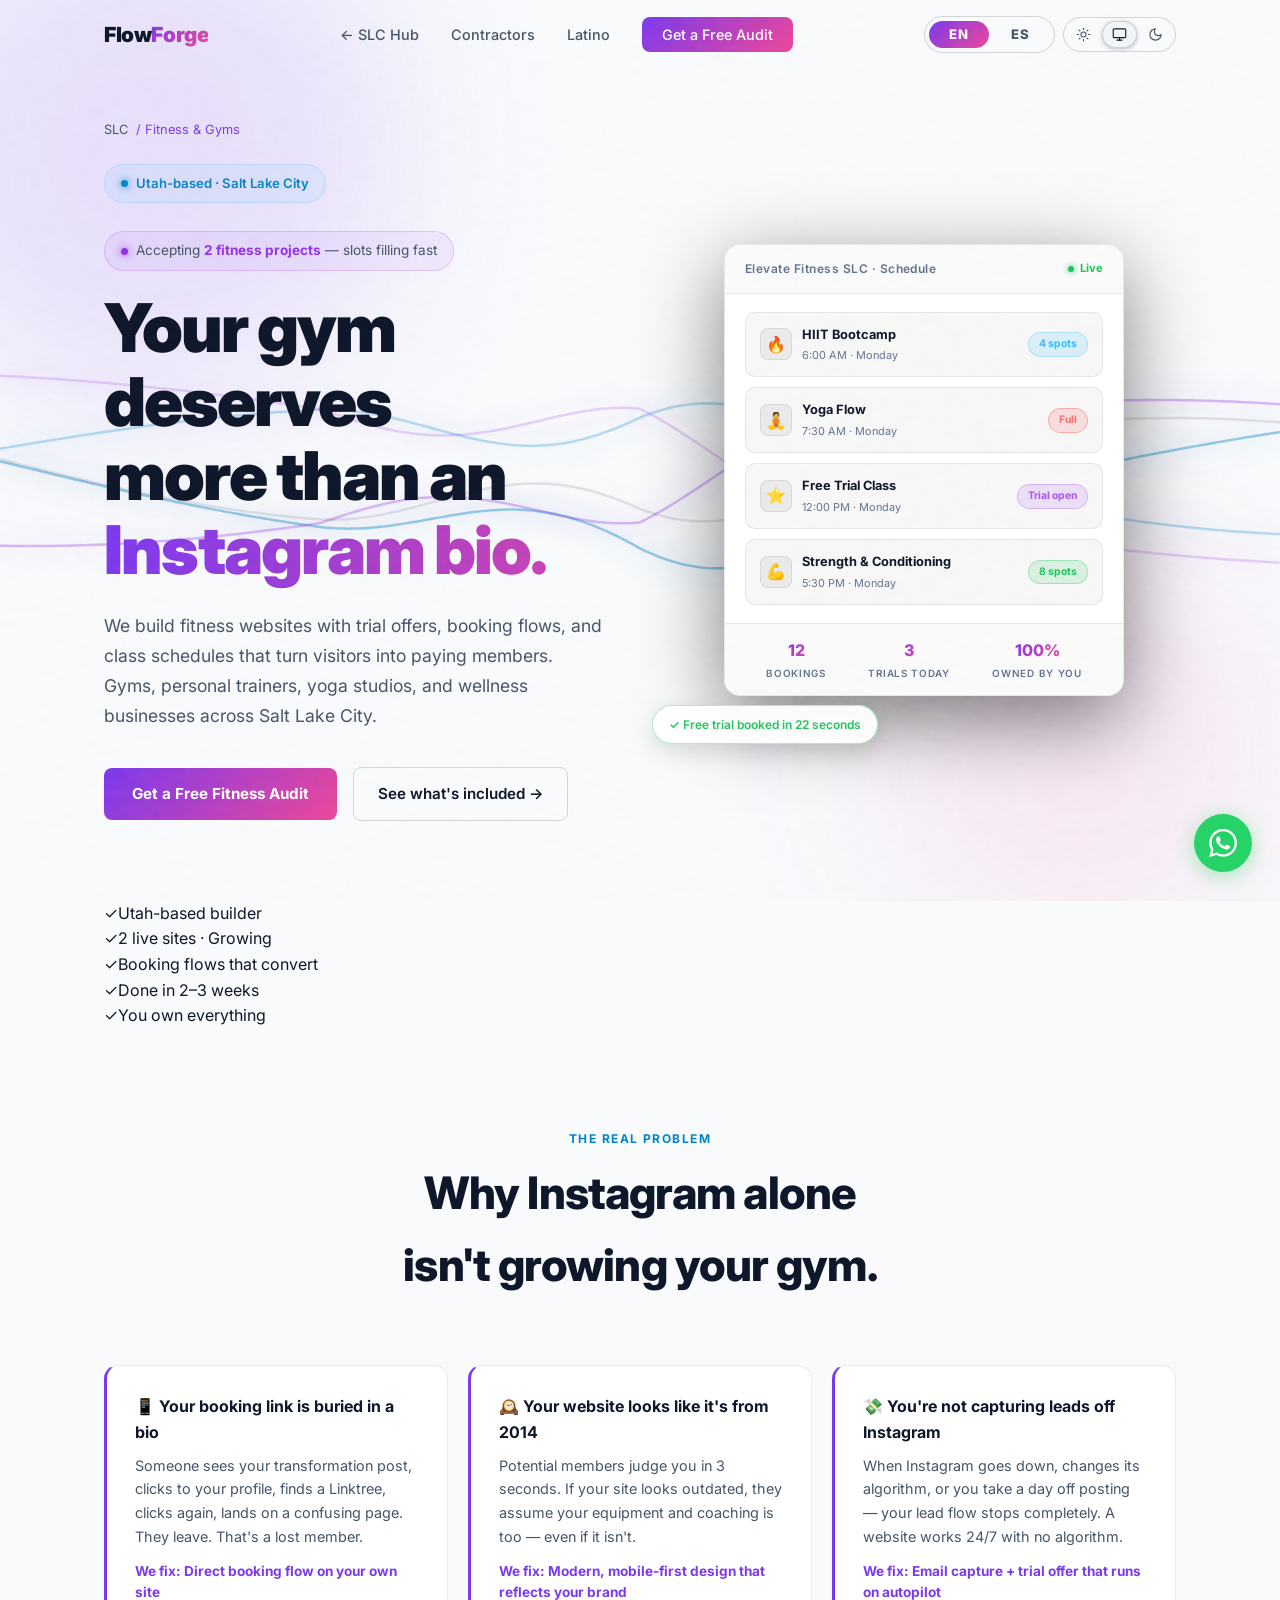
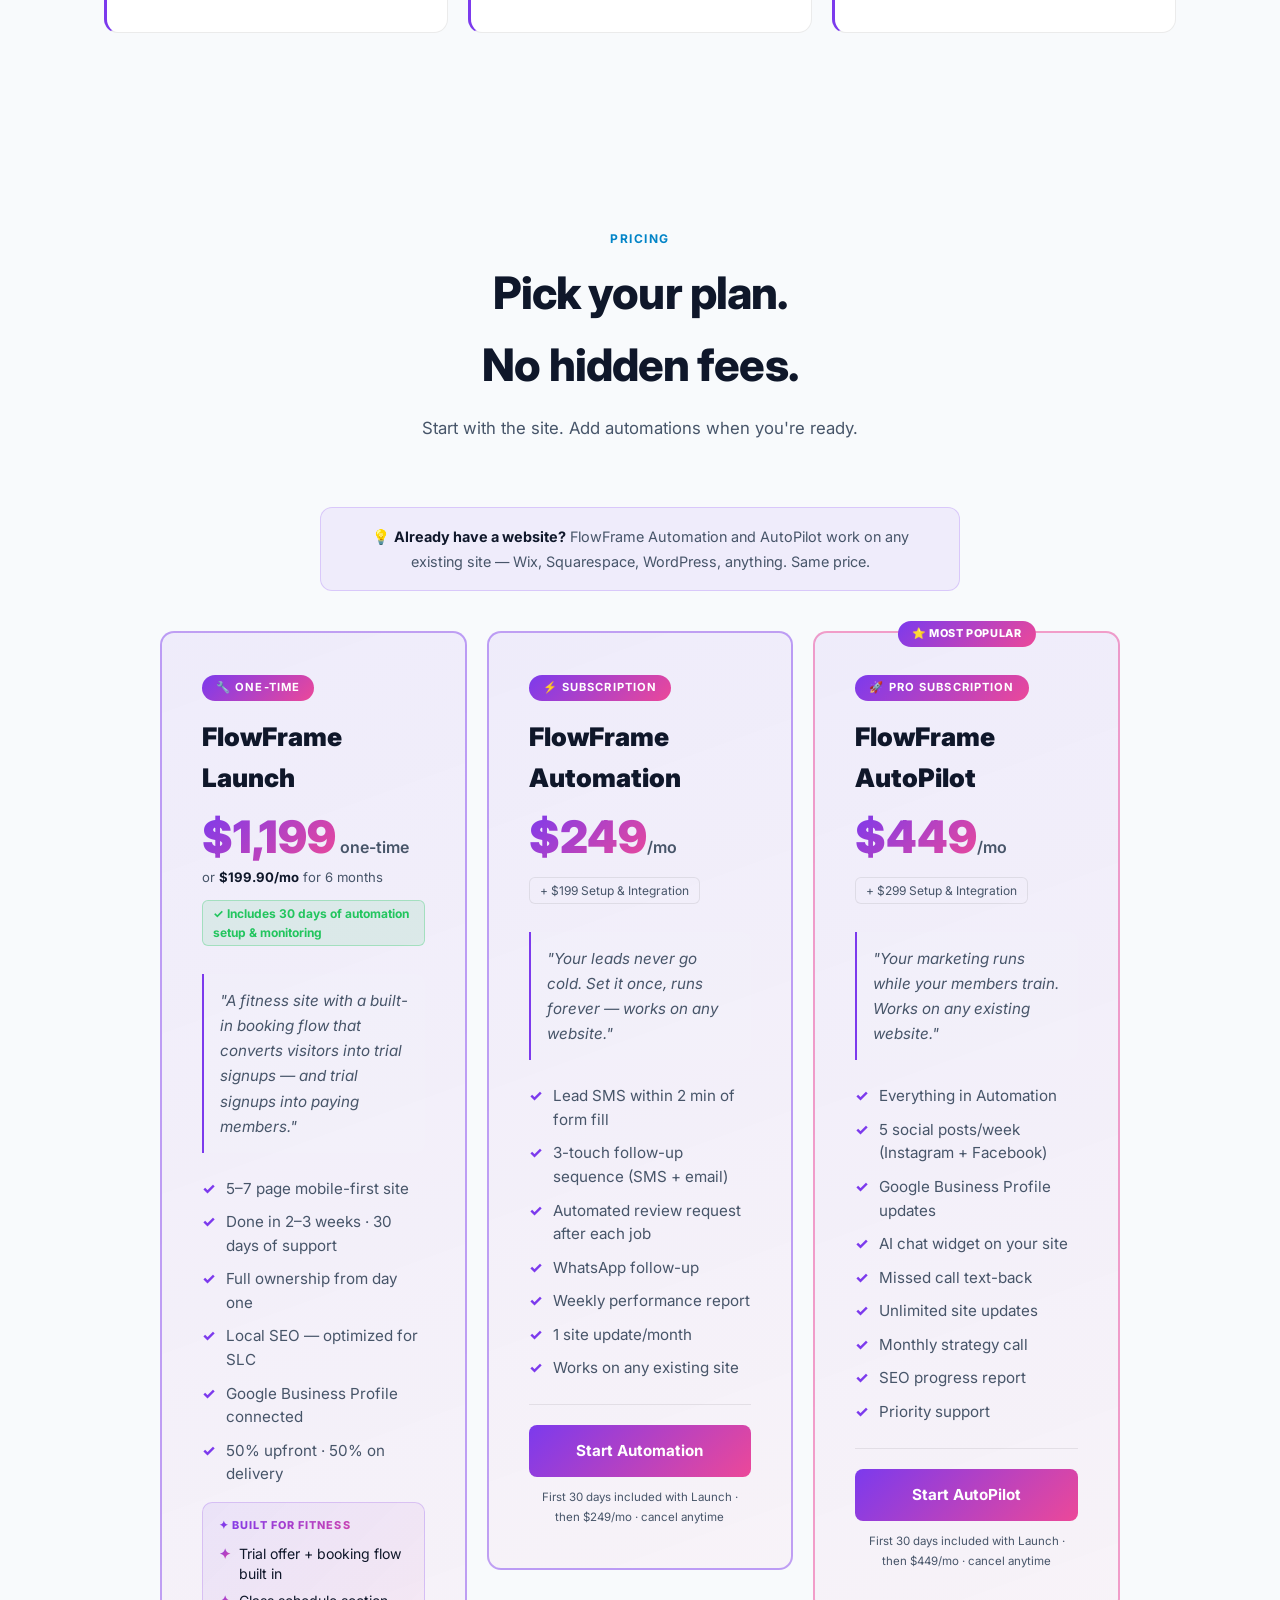
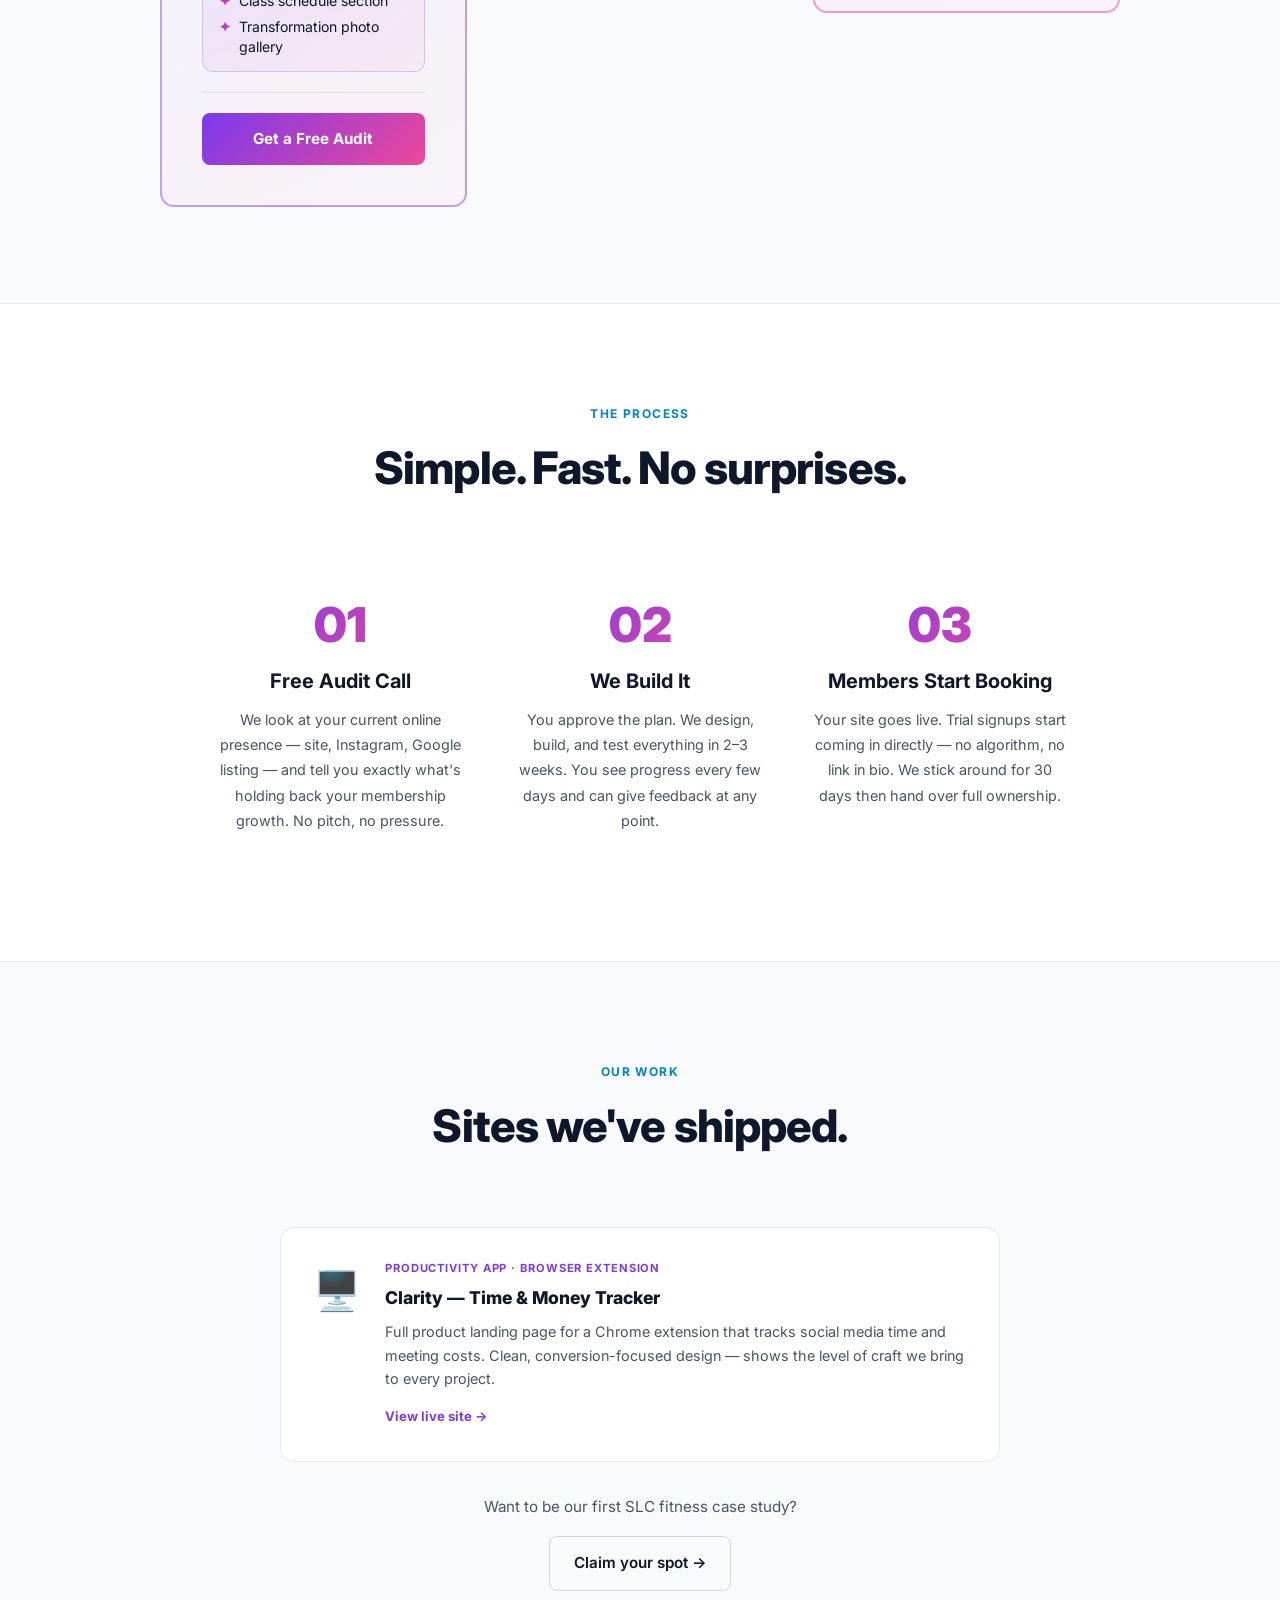
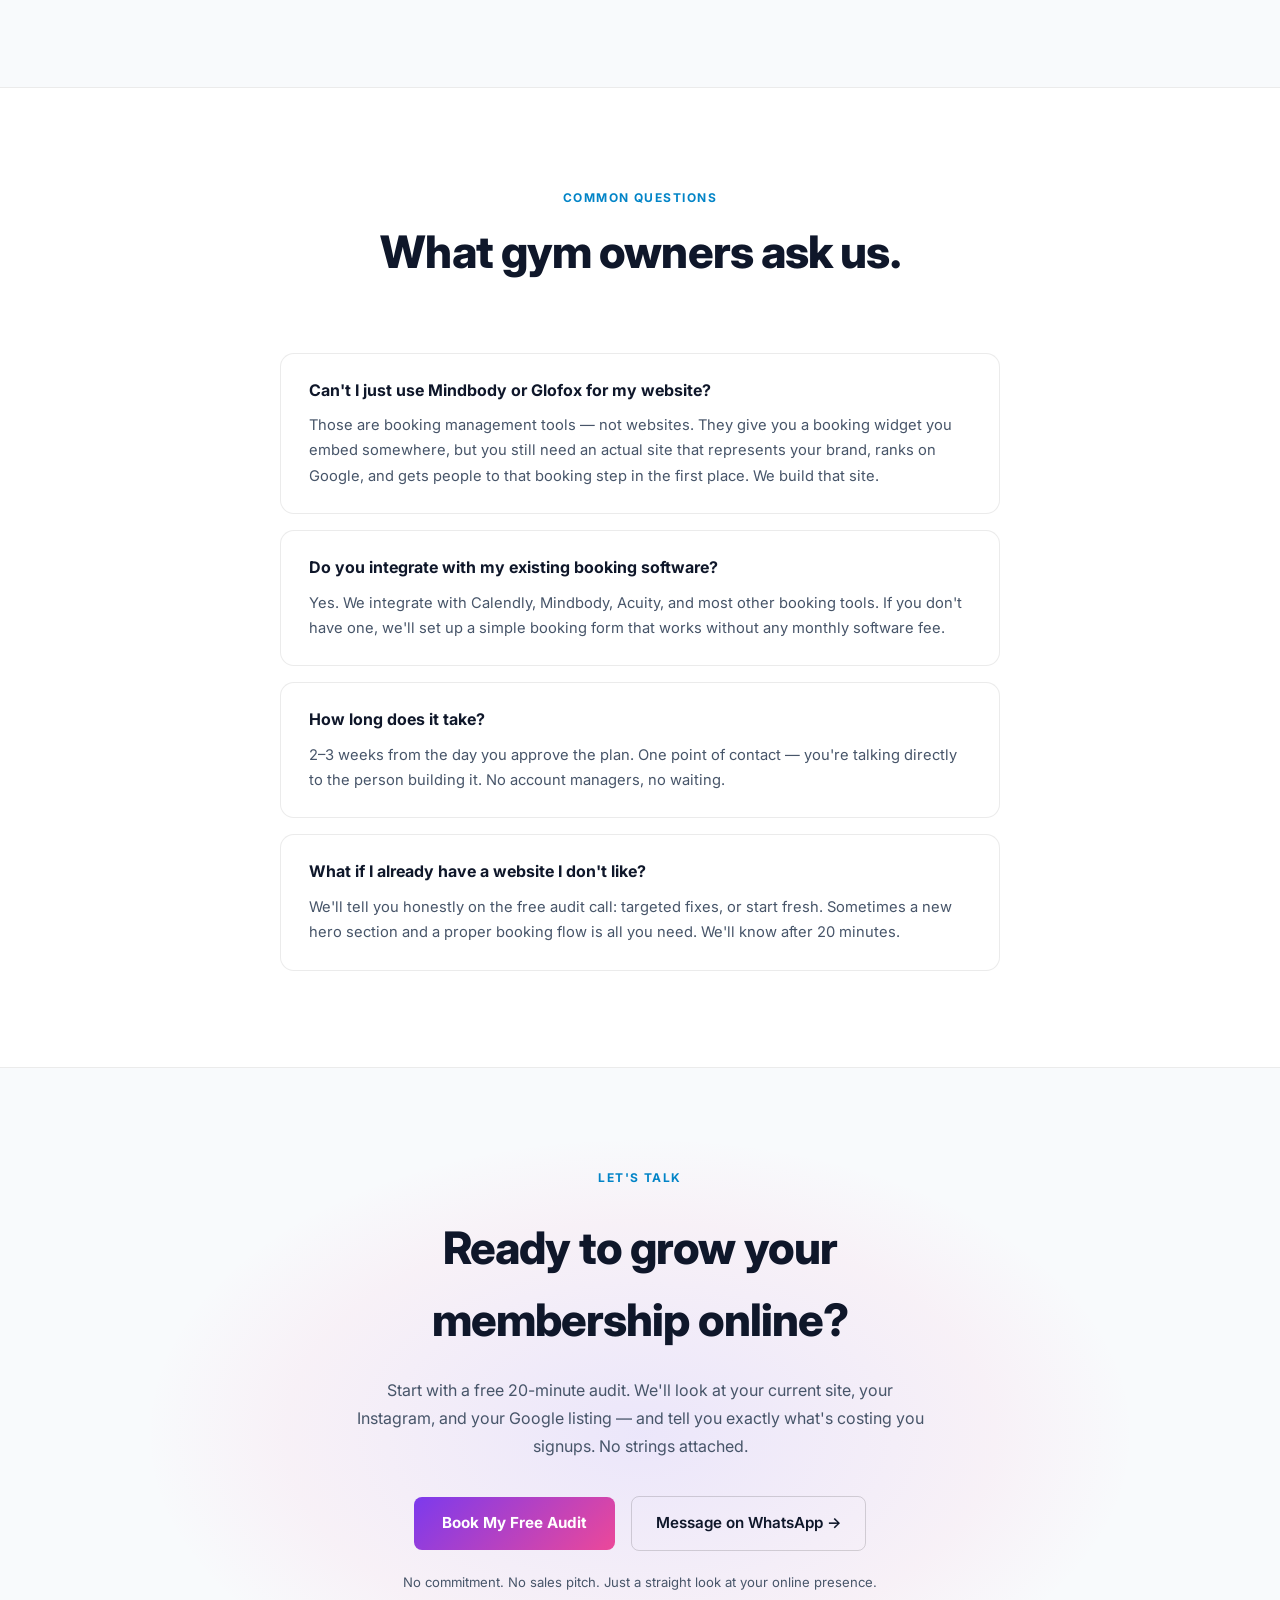
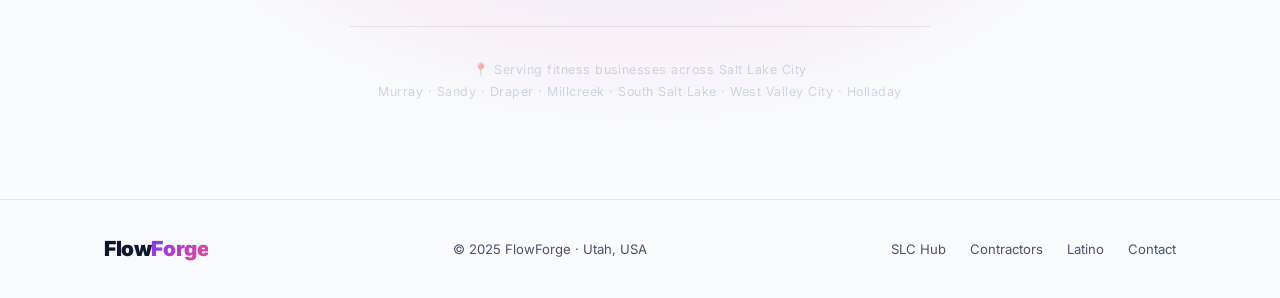
<file: slc/fitness.html>
<!DOCTYPE html>
<html lang="en" data-theme="auto">
<head>
  <!-- Google tag (gtag.js) -->
  <script async src="https://www.googletagmanager.com/gtag/js?id=G-CK4HRK4L4M"></script>
  <script>
    window.dataLayer = window.dataLayer || [];
    function gtag(){dataLayer.push(arguments);}
    gtag('js', new Date());
    gtag('config', 'G-CK4HRK4L4M');
  </script>
  <script>(function(){var t=localStorage.getItem('ff_theme')||'auto';document.documentElement.setAttribute('data-theme',t);})();</script>
  <meta charset="UTF-8">
  <meta name="viewport" content="width=device-width, initial-scale=1.0">
  <title>Fitness & Gym Websites Salt Lake City — FlowForge</title>
  <meta name="description" content="FlowForge builds fitness and gym websites in Salt Lake City with trial offers, booking flows, and class schedules that convert visitors into paying members.">
  <link rel="preconnect" href="https://fonts.googleapis.com">
  <link rel="preconnect" href="https://fonts.gstatic.com" crossorigin>
  <link rel="preload" href="https://fonts.googleapis.com/css2?family=Inter:wght@300;400;500;600;700;800;900&display=swap" as="style" onload="this.onload=null;this.rel='stylesheet'">
  <noscript><link href="https://fonts.googleapis.com/css2?family=Inter:wght@300;400;500;600;700;800;900&display=swap" rel="stylesheet"></noscript>
    <link rel="canonical" href="https://flowforge-iota-umber.vercel.app/slc/fitness">
    <link rel="alternate" hreflang="en" href="https://flowforge-iota-umber.vercel.app/slc/fitness">
    <link rel="alternate" hreflang="es" href="https://flowforge-iota-umber.vercel.app/slc/es/fitness">
    <link rel="alternate" hreflang="x-default" href="https://flowforge-iota-umber.vercel.app/slc/fitness">
  <meta property="og:type" content="website">
  <meta property="og:title" content="Fitness &amp; Gym Websites Salt Lake City — FlowForge">
  <meta property="og:image" content="https://flowforge-iota-umber.vercel.app/assets/og-image-slc.png">
  <meta name="twitter:image" content="https://flowforge-iota-umber.vercel.app/assets/og-image-slc.png">
  <meta property="og:description" content="FlowForge builds fitness and gym websites in Salt Lake City with trial offers, booking flows, and class schedules that convert visitors into paying members.">
  <meta property="og:url" content="https://flowforge-iota-umber.vercel.app/slc/fitness">
  <meta name="twitter:card" content="summary_large_image">
  <meta name="twitter:title" content="Fitness &amp; Gym Websites Salt Lake City — FlowForge">
  <meta name="twitter:description" content="FlowForge builds fitness and gym websites in Salt Lake City with trial offers, booking flows, and class schedules that convert visitors into paying members.">
  <script type="application/ld+json">
  {
    "@context": "https://schema.org",
    "@type": "Service",
    "serviceType": "Fitness & gym website design",
    "provider": {
      "@type": "ProfessionalService",
      "name": "FlowForge",
      "telephone": "+1-603-205-9425",
      "areaServed": "Salt Lake City, UT",
      "address": {
        "@type": "PostalAddress",
        "addressLocality": "Salt Lake City",
        "addressRegion": "UT",
        "addressCountry": "US"
      }
    },
    "areaServed": {
      "@type": "City",
      "name": "Salt Lake City"
    },
    "url": "https://flowforge-iota-umber.vercel.app/slc/fitness",
    "description": "FlowForge builds fitness and gym websites in Salt Lake City with trial offers, booking flows, and class schedules that convert visitors into paying members."
  }
  </script>
  <link rel="stylesheet" href="/style.css">
<style>
:root {
  --bg:#07070e;--surface:#0d0d1a;--surface-2:#111127;
  --blue:#38bdf8;--purple:#a855f7;
  --blue-dim:rgba(56,189,248,0.15);--purple-dim:rgba(168,85,247,0.15);
  --gradient:linear-gradient(135deg,#7c3aed,#ec4899);
  --accent:#7c3aed;--accent-dim:rgba(124,58,237,0.15);
  --text:#f1f5f9;--muted:#94a3b8;
  --border:rgba(255,255,255,0.07);--border-h:rgba(255,255,255,0.14);
  --radius:14px;--radius-sm:8px;--shadow:0 4px 24px rgba(0,0,0,0.4);
}
[data-theme="light"] {
  --bg:#f8fafc;--surface:#ffffff;--surface-2:#f1f5f9;
  --text:#0f172a;--muted:#64748b;
  --border:rgba(0,0,0,0.08);--border-h:rgba(0,0,0,0.15);
  --accent-dim:rgba(124,58,237,0.1);--shadow:0 4px 24px rgba(0,0,0,0.12);
  --gradient:linear-gradient(135deg,#7c3aed,#ec4899) !important;
}
@media (prefers-color-scheme:light) {
  [data-theme="auto"] {
    --bg:#f8fafc;--surface:#ffffff;--surface-2:#f1f5f9;
    --text:#0f172a;--muted:#64748b;
    --border:rgba(0,0,0,0.08);--border-h:rgba(0,0,0,0.15);
    --accent-dim:rgba(124,58,237,0.1);--shadow:0 4px 24px rgba(0,0,0,0.12);
    --gradient:linear-gradient(135deg,#7c3aed,#ec4899) !important;
  }
}
@keyframes slc-gradient-shift {
  0%,100%{background-position:0% 50%} 50%{background-position:100% 50%}
}
@keyframes slc-btn-glow {
  0%,100%{box-shadow:0 0 20px rgba(124,58,237,0.4),0 4px 24px rgba(236,72,153,0.25)}
  50%{box-shadow:0 0 32px rgba(124,58,237,0.6),0 4px 32px rgba(236,72,153,0.4)}
}
.gradient-text {
  background:linear-gradient(270deg,#7c3aed,#ec4899,#7c3aed) !important;
  background-size:300% 300% !important;
  -webkit-background-clip:text !important;
  -webkit-text-fill-color:transparent !important;
  background-clip:text !important;
  animation:slc-gradient-shift 4s ease infinite !important;
}
.btn-primary { animation:slc-btn-glow 3s ease infinite; }
.hero-orb-1 { background:rgba(124,58,237,0.13) !important; }
.hero-orb-2 { background:rgba(236,72,153,0.09) !important; }
.step-num { color:var(--accent); }

.nav-utils{display:flex;align-items:center;gap:8px;flex-shrink:0;}
.nav-lang-toggle{display:inline-flex;align-items:center;background:rgba(255,255,255,0.06);border:1px solid var(--border-h);border-radius:100px;padding:4px;gap:2px;}
.nav-lang-btn{padding:7px 20px;border-radius:100px;font-size:.82rem;font-weight:800;letter-spacing:.08em;border:none;cursor:pointer;background:transparent;color:var(--muted);font-family:inherit;transition:background .2s,color .2s;line-height:1;text-transform:uppercase;}
.nav-lang-btn.active{background:var(--gradient);color:#fff;}
#nav-lang-desktop{display:inline-flex;} .nav-lang-mobile{display:none !important;}
#theme-seg{display:inline-flex;} .theme-seg-mobile{display:none !important;}
#theme-seg .theme-seg-btn{padding:5px 9px;font-size:.8rem;}
.theme-seg{display:inline-flex;align-items:center;background:rgba(255,255,255,0.05);border:1px solid var(--border-h);border-radius:100px;padding:3px;gap:2px;}
.theme-seg-btn{padding:5px 11px;border-radius:100px;font-size:.72rem;font-weight:700;border:none;cursor:pointer;background:transparent;color:var(--muted);font-family:inherit;transition:background .2s,color .2s;white-space:nowrap;line-height:1;}
.theme-seg-btn.active{background:var(--surface-2);color:var(--text);border:1px solid var(--border-h);}
[data-theme="light"] .theme-seg-btn.active{background:rgba(0,0,0,0.08);}
@media (max-width:768px) {
  #nav-lang-desktop{display:none !important;} #theme-seg{display:none !important;}
  .nav-lang-mobile{display:inline-flex !important;} .theme-seg-mobile{display:inline-flex !important;}
  .nav-lang-mobile .nav-lang-btn{padding:5px 13px;font-size:.74rem;}
}
.nav-links{display:flex;align-items:center;gap:32px;list-style:none;}
@media (max-width:768px) {
  .nav-links{display:none !important;position:fixed;inset:0;flex-direction:column;align-items:center;justify-content:center;gap:32px;z-index:99;background:var(--bg);}
  .nav-links.open{display:flex !important;}
  .nav-links a{font-size:1.15rem;font-weight:600;color:var(--text);}
  .nav-links li{width:100%;text-align:center;display:flex;justify-content:center;}
  .hamburger{display:flex !important;z-index:100;}
}
.breadcrumb{display:flex;align-items:center;gap:8px;font-size:.8rem;color:var(--muted);margin-bottom:24px;}
.breadcrumb a{color:var(--muted);text-decoration:none;transition:color .2s;}
.breadcrumb a:hover{color:var(--accent);}
.breadcrumb span{color:var(--accent);}

.pain-grid{display:grid;grid-template-columns:repeat(3,1fr);gap:20px;margin-top:48px;}
.pain-card{background:var(--surface);border:1px solid var(--border);border-radius:var(--radius);padding:28px;border-left:3px solid var(--accent);}
.pain-card h3{font-size:1rem;color:var(--text);margin-bottom:8px;}
.pain-card p{font-size:.9rem;line-height:1.65;}
.pain-fix{margin-top:12px;font-size:.85rem;font-weight:700;color:var(--accent);}

.del-list-simple{list-style:none;display:flex;flex-direction:column;gap:10px;margin-top:24px;}
.del-list-simple li{font-size:.95rem;color:var(--muted);padding-left:24px;position:relative;line-height:1.55;}
.del-list-simple li::before{content:'✓';position:absolute;left:0;color:var(--accent);font-weight:800;}

.price-single{max-width:540px;margin:48px auto 0;background:linear-gradient(160deg,rgba(124,58,237,0.07),rgba(236,72,153,0.04));border:2px solid rgba(124,58,237,0.45);border-radius:var(--radius);padding:40px;position:relative;}
.price-tag{display:inline-block;font-size:.7rem;font-weight:700;letter-spacing:.1em;text-transform:uppercase;background:var(--gradient);color:#fff;padding:4px 14px;border-radius:100px;margin-bottom:16px;}
.price-name{font-size:1.6rem;font-weight:900;color:var(--text);margin-bottom:8px;}
.price-amount{font-size:2.8rem;font-weight:900;background:var(--gradient);-webkit-background-clip:text;-webkit-text-fill-color:transparent;background-clip:text;line-height:1;}
.price-period{font-size:1rem;font-weight:600;color:var(--muted);}
.price-desc{font-size:.95rem;color:var(--muted);line-height:1.65;margin:16px 0 24px;font-style:italic;padding:14px 16px;background:rgba(255,255,255,0.03);border-left:2px solid var(--accent);border-radius:0 var(--radius-sm) var(--radius-sm) 0;}

.proof-card{background:var(--surface);border:1px solid var(--border);border-radius:var(--radius);padding:32px;display:flex;gap:24px;align-items:flex-start;max-width:720px;margin:48px auto 0;}
.proof-emoji{font-size:2.4rem;flex-shrink:0;}
.proof-type{font-size:.7rem;font-weight:700;color:var(--accent);letter-spacing:.08em;text-transform:uppercase;margin-bottom:6px;}
.proof-title{font-size:1.1rem;font-weight:800;color:var(--text);margin-bottom:8px;}
.proof-desc{font-size:.9rem;line-height:1.65;margin-bottom:12px;}
.proof-link{font-size:.82rem;font-weight:700;color:var(--accent);text-decoration:none;}
.proof-link:hover{text-decoration:underline;}

.faq-list{max-width:720px;margin:0 auto;display:flex;flex-direction:column;gap:16px;}
.faq-item{background:var(--surface);border:1px solid var(--border);border-radius:var(--radius);padding:24px 28px;}
.faq-q{font-size:1rem;font-weight:700;color:var(--text);margin-bottom:10px;}
.faq-a{font-size:.92rem;line-height:1.72;}

.final-cta{text-align:center;position:relative;overflow:hidden;}
.final-cta-glow{position:absolute;width:1000px;height:600px;background:radial-gradient(ellipse,rgba(124,58,237,0.10) 0%,rgba(236,72,153,0.05) 50%,transparent 70%);top:50%;left:50%;transform:translate(-50%,-50%);pointer-events:none;}
.final-cta-inner{position:relative;z-index:1;max-width:580px;margin:0 auto;}
.final-micro{margin-top:20px;font-size:.82rem;color:var(--muted);}

/* Fitness-specific: booking visual */
.booking-preview{background:var(--surface);border:1px solid rgba(255,255,255,0.09);border-radius:16px;backdrop-filter:blur(24px);width:100%;max-width:380px;overflow:hidden;box-shadow:0 8px 40px rgba(0,0,0,0.08),0 0 0 1px rgba(124,58,237,0.06);}
.booking-header{padding:14px 20px;border-bottom:1px solid var(--border);background:rgba(255,255,255,0.02);display:flex;align-items:center;justify-content:space-between;}
.booking-title{font-size:.75rem;color:var(--muted);font-weight:600;letter-spacing:.04em;}
.booking-live{display:flex;align-items:center;gap:6px;font-size:.7rem;font-weight:700;color:#22c55e;}
.booking-dot{width:6px;height:6px;background:#22c55e;border-radius:50%;box-shadow:0 0 6px #22c55e;animation:pulse-dot 1.5s ease infinite;}
@keyframes pulse-dot{0%,100%{opacity:1}50%{opacity:.4}}
.booking-body{padding:16px 20px;display:flex;flex-direction:column;gap:8px;}
.booking-slot{display:flex;align-items:center;justify-content:space-between;padding:10px 14px;background:rgba(255,255,255,0.03);border:1px solid var(--border);border-radius:10px;}
.booking-time{font-size:.82rem;font-weight:700;color:var(--text);}
.booking-class{font-size:.72rem;color:var(--muted);}
.booking-pill{font-size:.65rem;font-weight:700;padding:3px 10px;border-radius:100px;}
.pill-open{background:rgba(124,58,237,0.12);color:#a78bfa;border:1px solid rgba(124,58,237,0.25);}
.pill-full{background:rgba(236,72,153,0.12);color:#f9a8d4;border:1px solid rgba(236,72,153,0.25);}
.pill-trial{background:rgba(34,197,94,0.12);color:#22c55e;border:1px solid rgba(34,197,94,0.25);}
.booking-footer{padding:14px 20px;border-top:1px solid var(--border);background:rgba(255,255,255,0.02);text-align:center;}
.booking-cta{display:inline-block;font-size:.82rem;font-weight:800;background:var(--gradient);color:#fff;padding:10px 24px;border-radius:100px;text-decoration:none;}

@media (max-width:768px) {
  .pain-grid{grid-template-columns:1fr;}
  .proof-card{flex-direction:column;gap:16px;}
  .price-single{padding:28px 20px;}
  .hero-ctas .btn-primary,.hero-ctas .btn-ghost{width:100%;justify-content:center;}
  .pricing-grid{grid-template-columns:1fr !important;}
}
/* Light mode overrides for fitness card */
[data-theme="light"] #fitness-card,
[data-theme="auto"] #fitness-card { --c-bg:#fff; --c-border:rgba(0,0,0,0.09); --c-row:rgba(0,0,0,0.03); --c-row-b:rgba(0,0,0,0.07); --c-icon:rgba(0,0,0,0.05); --c-icon-b:rgba(0,0,0,0.08); --c-name:#0f172a; --c-sub:#64748b; --c-header:rgba(0,0,0,0.02); --c-hb:rgba(0,0,0,0.07); }
@media(prefers-color-scheme:dark){ [data-theme="auto"] #fitness-card { --c-bg:#0d0d1a; --c-border:rgba(255,255,255,0.09); --c-row:rgba(255,255,255,0.04); --c-row-b:rgba(255,255,255,0.08); --c-icon:rgba(255,255,255,0.06); --c-icon-b:rgba(255,255,255,0.08); --c-name:#f1f5f9; --c-sub:#94a3b8; --c-header:rgba(255,255,255,0.02); --c-hb:rgba(255,255,255,0.07); } }
[data-theme="dark"] #fitness-card { --c-bg:#0d0d1a; --c-border:rgba(255,255,255,0.09); --c-row:rgba(255,255,255,0.04); --c-row-b:rgba(255,255,255,0.08); --c-icon:rgba(255,255,255,0.06); --c-icon-b:rgba(255,255,255,0.08); --c-name:#f1f5f9; --c-sub:#94a3b8; --c-header:rgba(255,255,255,0.02); --c-hb:rgba(255,255,255,0.07); }
#fitness-card { background:var(--c-bg,#0d0d1a) !important; border-color:var(--c-border,rgba(255,255,255,0.09)) !important; box-shadow:0 24px 80px rgba(0,0,0,0.5) !important; }
#fitness-card > div:first-child { background:var(--c-header,rgba(255,255,255,0.02)) !important; border-color:var(--c-hb,rgba(255,255,255,0.07)) !important; }
#fitness-card > div:last-child { background:var(--c-header,rgba(255,255,255,0.02)) !important; border-color:var(--c-hb,rgba(255,255,255,0.07)) !important; }
#fitness-card > div:nth-child(2) > div { background:var(--c-row,rgba(255,255,255,0.04)) !important; border-color:var(--c-row-b,rgba(255,255,255,0.08)) !important; }
#fitness-card > div:nth-child(2) > div > div:first-child { background:var(--c-icon,rgba(255,255,255,0.06)) !important; border-color:var(--c-icon-b,rgba(255,255,255,0.08)) !important; }
#fitness-card > div:nth-child(2) > div > div > div:first-child { color:var(--c-name,#f1f5f9) !important; }
#fitness-card > div:nth-child(2) > div > div > div:last-child { color:var(--c-sub,#94a3b8) !important; }
</style>
</head>
<body>

<nav class="nav" id="nav">
  <div class="container nav-inner">
    <a href="/" class="logo">Flow<span>Forge</span></a>
    <ul class="nav-links" id="nav-links">
      <li><a href="/slc">← SLC Hub</a></li>
      <li><a href="/slc/contractors">Contractors</a></li>
      <li><a href="/slc/latino">Latino</a></li>
      <li><a href="#contact" class="btn-nav">Get a Free Audit</a></li>
    </ul>
    <div class="nav-utils">
      <div class="nav-lang-toggle" id="nav-lang-desktop">
        <button class="nav-lang-btn active" id="nav-btn-en" onclick="location.href='/slc/fitness'">EN</button>
        <button class="nav-lang-btn" id="nav-btn-es" onclick="location.href='/slc/es/fitness'">ES</button>
      </div>
      <div class="nav-lang-toggle nav-lang-mobile">
        <button class="nav-lang-btn active" id="nav-btn-en-m" onclick="location.href='/slc/fitness'">EN</button>
        <button class="nav-lang-btn" id="nav-btn-es-m" onclick="location.href='/slc/es/fitness'">ES</button>
      </div>
      <div class="theme-seg" id="theme-seg">
        <button class="theme-seg-btn" data-theme-key="light" onclick="setTheme('light')"><svg class="svg-icon" viewBox="0 0 24 24" xmlns="http://www.w3.org/2000/svg" aria-hidden="true"><circle cx="12" cy="12" r="4"/><path d="M12 2v2"/><path d="M12 20v2"/><path d="m4.93 4.93 1.41 1.41"/><path d="m17.66 17.66 1.41 1.41"/><path d="M2 12h2"/><path d="M20 12h2"/><path d="m6.34 17.66-1.41 1.41"/><path d="m19.07 4.93-1.41 1.41"/></svg></button>
        <button class="theme-seg-btn active" data-theme-key="auto" onclick="setTheme('auto')"><svg class="svg-icon" viewBox="0 0 24 24" xmlns="http://www.w3.org/2000/svg" aria-hidden="true"><rect width="20" height="14" x="2" y="3" rx="2"/><line x1="8" x2="16" y1="21" y2="21"/><line x1="12" x2="12" y1="17" y2="21"/></svg></button>
        <button class="theme-seg-btn" data-theme-key="dark" onclick="setTheme('dark')"><svg class="svg-icon" viewBox="0 0 24 24" xmlns="http://www.w3.org/2000/svg" aria-hidden="true"><path d="M12 3a6 6 0 0 0 9 9 9 9 0 1 1-9-9Z"/></svg></button>
      </div>
      <div class="theme-seg theme-seg-mobile" id="theme-seg-mobile">
        <button class="theme-seg-btn" data-theme-key="light" onclick="setTheme('light')"><svg class="svg-icon" viewBox="0 0 24 24" xmlns="http://www.w3.org/2000/svg" aria-hidden="true"><circle cx="12" cy="12" r="4"/><path d="M12 2v2"/><path d="M12 20v2"/><path d="m4.93 4.93 1.41 1.41"/><path d="m17.66 17.66 1.41 1.41"/><path d="M2 12h2"/><path d="M20 12h2"/><path d="m6.34 17.66-1.41 1.41"/><path d="m19.07 4.93-1.41 1.41"/></svg></button>
        <button class="theme-seg-btn active" data-theme-key="auto" onclick="setTheme('auto')"><svg class="svg-icon" viewBox="0 0 24 24" xmlns="http://www.w3.org/2000/svg" aria-hidden="true"><rect width="20" height="14" x="2" y="3" rx="2"/><line x1="8" x2="16" y1="21" y2="21"/><line x1="12" x2="12" y1="17" y2="21"/></svg></button>
        <button class="theme-seg-btn" data-theme-key="dark" onclick="setTheme('dark')"><svg class="svg-icon" viewBox="0 0 24 24" xmlns="http://www.w3.org/2000/svg" aria-hidden="true"><path d="M12 3a6 6 0 0 0 9 9 9 9 0 1 1-9-9Z"/></svg></button>
      </div>
      <button class="hamburger" id="hamburger" aria-label="Menu"><span></span><span></span><span></span></button>
    </div>
  </div>
</nav>

<!-- HERO -->
<section class="hero">
  <div class="hero-orb hero-orb-1"></div>
  <div class="hero-orb hero-orb-2"></div>
  <canvas class="hero-waves" aria-hidden="true"></canvas>
  <div class="container hero-layout">
    <div class="hero-text">
      <div class="breadcrumb">
        <a href="/slc">SLC</a>
        <span>/ Fitness & Gyms</span>
      </div>
      <div class="badge reveal"><span class="badge-dot"></span><span>Utah-based · Salt Lake City</span></div>
      <div class="urgency-badge reveal"><span class="urgency-dot"></span><span>Accepting <strong>2 fitness projects</strong> — slots filling fast</span></div>
      <h1 class="reveal reveal-delay-1">Your gym deserves<br>more than an <span class="gradient-text">Instagram bio.</span></h1>
      <p class="hero-sub reveal reveal-delay-2">We build fitness websites with trial offers, booking flows, and class schedules that turn visitors into paying members. Gyms, personal trainers, yoga studios, and wellness businesses across Salt Lake City.</p>
      <div class="hero-ctas reveal reveal-delay-3">
        <a href="#contact" class="btn-primary">Get a Free Fitness Audit</a>
        <a href="#what-you-get" class="btn-ghost">See what's included →</a>
      </div>
    </div>
    <div class="hero-visual">
      <!-- Fitness hero card — inline styles only -->
      <div id="fitness-card" style="background:#0d0d1a;border:1px solid rgba(255,255,255,0.09);border-radius:16px;width:100%;max-width:400px;box-shadow:0 24px 80px rgba(0,0,0,0.5);overflow:hidden;font-family:inherit;">
        <!-- header -->
        <div style="display:flex;align-items:center;justify-content:space-between;padding:14px 20px;border-bottom:1px solid rgba(255,255,255,0.07);background:rgba(255,255,255,0.02);">
          <span style="font-size:.75rem;color:#64748b;font-weight:600;letter-spacing:.04em;">Elevate Fitness SLC · Schedule</span>
          <span style="display:flex;align-items:center;gap:6px;font-size:.7rem;font-weight:700;color:#22c55e;">
            <span style="width:6px;height:6px;background:#22c55e;border-radius:50%;box-shadow:0 0 6px #22c55e;display:inline-block;animation:pulse-dot 1.5s ease infinite;flex-shrink:0;"></span>Live
          </span>
        </div>
        <!-- body -->
        <div style="padding:18px 20px;display:flex;flex-direction:column;gap:10px;">
          <!-- row 1 -->
          <div style="display:flex;align-items:center;gap:10px;padding:12px 14px;background:rgba(255,255,255,0.04);border:1px solid rgba(255,255,255,0.08);border-radius:10px;">
            <div style="font-size:1rem;width:32px;height:32px;background:rgba(255,255,255,0.06);border:1px solid rgba(255,255,255,0.08);border-radius:8px;display:flex;align-items:center;justify-content:center;flex-shrink:0;">🔥</div>
            <div style="flex:1;min-width:0;">
              <div style="font-size:.8rem;font-weight:700;color:#f1f5f9;">HIIT Bootcamp</div>
              <div style="font-size:.68rem;color:#94a3b8;margin-top:2px;">6:00 AM · Monday</div>
            </div>
            <span style="font-size:.65rem;font-weight:700;padding:3px 10px;border-radius:100px;flex-shrink:0;background:rgba(56,189,248,0.15);color:#38bdf8;border:1px solid rgba(56,189,248,0.3);">4 spots</span>
          </div>
          <!-- row 2 -->
          <div style="display:flex;align-items:center;gap:10px;padding:12px 14px;background:rgba(255,255,255,0.04);border:1px solid rgba(255,255,255,0.08);border-radius:10px;">
            <div style="font-size:1rem;width:32px;height:32px;background:rgba(255,255,255,0.06);border:1px solid rgba(255,255,255,0.08);border-radius:8px;display:flex;align-items:center;justify-content:center;flex-shrink:0;">🧘</div>
            <div style="flex:1;min-width:0;">
              <div style="font-size:.8rem;font-weight:700;color:#f1f5f9;">Yoga Flow</div>
              <div style="font-size:.68rem;color:#94a3b8;margin-top:2px;">7:30 AM · Monday</div>
            </div>
            <span style="font-size:.65rem;font-weight:700;padding:3px 10px;border-radius:100px;flex-shrink:0;background:rgba(239,68,68,0.15);color:#f87171;border:1px solid rgba(239,68,68,0.3);">Full</span>
          </div>
          <!-- row 3 -->
          <div style="display:flex;align-items:center;gap:10px;padding:12px 14px;background:rgba(255,255,255,0.04);border:1px solid rgba(255,255,255,0.08);border-radius:10px;">
            <div style="font-size:1rem;width:32px;height:32px;background:rgba(255,255,255,0.06);border:1px solid rgba(255,255,255,0.08);border-radius:8px;display:flex;align-items:center;justify-content:center;flex-shrink:0;">⭐</div>
            <div style="flex:1;min-width:0;">
              <div style="font-size:.8rem;font-weight:700;color:#f1f5f9;">Free Trial Class</div>
              <div style="font-size:.68rem;color:#94a3b8;margin-top:2px;">12:00 PM · Monday</div>
            </div>
            <span style="font-size:.65rem;font-weight:700;padding:3px 10px;border-radius:100px;flex-shrink:0;background:rgba(168,85,247,0.15);color:#a855f7;border:1px solid rgba(168,85,247,0.3);">Trial open</span>
          </div>
          <!-- row 4 -->
          <div style="display:flex;align-items:center;gap:10px;padding:12px 14px;background:rgba(255,255,255,0.04);border:1px solid rgba(255,255,255,0.08);border-radius:10px;">
            <div style="font-size:1rem;width:32px;height:32px;background:rgba(255,255,255,0.06);border:1px solid rgba(255,255,255,0.08);border-radius:8px;display:flex;align-items:center;justify-content:center;flex-shrink:0;">💪</div>
            <div style="flex:1;min-width:0;">
              <div style="font-size:.8rem;font-weight:700;color:#f1f5f9;">Strength & Conditioning</div>
              <div style="font-size:.68rem;color:#94a3b8;margin-top:2px;">5:30 PM · Monday</div>
            </div>
            <span style="font-size:.65rem;font-weight:700;padding:3px 10px;border-radius:100px;flex-shrink:0;background:rgba(34,197,94,0.15);color:#22c55e;border:1px solid rgba(34,197,94,0.3);">8 spots</span>
          </div>
        </div>
        <!-- footer -->
        <div style="display:flex;justify-content:space-around;padding:14px 20px;border-top:1px solid rgba(255,255,255,0.07);background:rgba(255,255,255,0.02);">
          <div style="display:flex;flex-direction:column;align-items:center;gap:2px;">
            <span style="font-size:1rem;font-weight:800;background:linear-gradient(135deg,#7c3aed,#ec4899);-webkit-background-clip:text;-webkit-text-fill-color:transparent;background-clip:text;">12</span>
            <span style="font-size:.62rem;color:#64748b;font-weight:600;text-transform:uppercase;letter-spacing:.07em;">Bookings</span>
          </div>
          <div style="display:flex;flex-direction:column;align-items:center;gap:2px;">
            <span style="font-size:1rem;font-weight:800;background:linear-gradient(135deg,#7c3aed,#ec4899);-webkit-background-clip:text;-webkit-text-fill-color:transparent;background-clip:text;">3</span>
            <span style="font-size:.62rem;color:#64748b;font-weight:600;text-transform:uppercase;letter-spacing:.07em;">Trials Today</span>
          </div>
          <div style="display:flex;flex-direction:column;align-items:center;gap:2px;">
            <span style="font-size:1rem;font-weight:800;background:linear-gradient(135deg,#7c3aed,#ec4899);-webkit-background-clip:text;-webkit-text-fill-color:transparent;background-clip:text;">100%</span>
            <span style="font-size:.62rem;color:#64748b;font-weight:600;text-transform:uppercase;letter-spacing:.07em;">Owned by You</span>
          </div>
        </div>
      </div>
      <div class="hv-badge hv-badge-1" style="top:auto;right:auto;bottom:-16px;left:-20px;">✓ Free trial booked in 22 seconds</div>
    </div>
  </div>
</section>

<!-- TRUST BAR -->
<div class="trust-bar">
  <div class="container trust-inner">
    <div class="trust-item"><span class="trust-check">✓</span><span>Utah-based builder</span></div>
    <div class="trust-div"></div>
    <div class="trust-item"><span class="trust-check">✓</span><span>2 live sites · Growing</span></div>
    <div class="trust-div"></div>
    <div class="trust-item"><span class="trust-check">✓</span><span>Booking flows that convert</span></div>
    <div class="trust-div"></div>
    <div class="trust-item"><span class="trust-check">✓</span><span>Done in 2–3 weeks</span></div>
    <div class="trust-div"></div>
    <div class="trust-item"><span class="trust-check">✓</span><span>You own everything</span></div>
  </div>
</div>

<!-- PAIN POINTS -->
<section class="section">
  <div class="container">
    <div class="section-header reveal">
      <span class="label">The real problem</span>
      <h2>Why Instagram alone<br>isn't growing your gym.</h2>
    </div>
    <div class="pain-grid">
      <div class="pain-card reveal">
        <h3>📱 Your booking link is buried in a bio</h3>
        <p>Someone sees your transformation post, clicks to your profile, finds a Linktree, clicks again, lands on a confusing page. They leave. That's a lost member.</p>
        <div class="pain-fix">We fix: Direct booking flow on your own site</div>
      </div>
      <div class="pain-card reveal">
        <h3>🕰️ Your website looks like it's from 2014</h3>
        <p>Potential members judge you in 3 seconds. If your site looks outdated, they assume your equipment and coaching is too — even if it isn't.</p>
        <div class="pain-fix">We fix: Modern, mobile-first design that reflects your brand</div>
      </div>
      <div class="pain-card reveal">
        <h3>💸 You're not capturing leads off Instagram</h3>
        <p>When Instagram goes down, changes its algorithm, or you take a day off posting — your lead flow stops completely. A website works 24/7 with no algorithm.</p>
        <div class="pain-fix">We fix: Email capture + trial offer that runs on autopilot</div>
      </div>
    </div>
  </div>
</section>

<!-- WHAT YOU GET -->

<!-- PRICING -->
<section class="section" id="pricing">
  <div class="container">
    <div class="section-header reveal">
      <span class="label">Pricing</span>
      <h2>Pick your plan.<br>No hidden fees.</h2>
      <p>Start with the site. Add automations when you're ready.</p>
    </div>
    <div style="max-width:640px;margin:0 auto 40px;text-align:center;padding:16px 24px;background:rgba(124,58,237,0.07);border:1px solid rgba(124,58,237,0.2);border-radius:12px;" class="reveal">
      <p style="font-size:.9rem;color:var(--muted);margin:0;">💡 <strong style="color:var(--text);">Already have a website?</strong> FlowFrame Automation and AutoPilot work on any existing site — Wix, Squarespace, WordPress, anything. Same price.</p>
    </div>
    <div style="display:grid;grid-template-columns:repeat(3,1fr);gap:20px;max-width:960px;margin:0 auto;" class="pricing-grid">

      <!-- FlowFrame Launch -->
      <div class="price-single reveal" style="margin:0;max-width:none;">
        <div class="price-tag">🔧 One-Time</div>
        <div class="price-name">FlowFrame Launch</div>
        <div style="margin:16px 0 0;"><span class="price-amount">$1,199</span><span class="price-period"> one-time</span></div>
        <div style="font-size:.82rem;color:var(--muted);margin:6px 0 12px;">or <strong style="color:var(--text);font-weight:700;">$199.90/mo</strong> for 6 months</div>
        <div style="display:inline-block;font-size:.75rem;font-weight:700;color:#22c55e;background:rgba(34,197,94,0.1);border:1px solid rgba(34,197,94,0.3);border-radius:6px;padding:3px 10px;margin-bottom:12px;">✓ Includes 30 days of automation setup & monitoring</div>
        <div class="price-desc">"A fitness site with a built-in booking flow that converts visitors into trial signups — and trial signups into paying members."</div>
        <ul class="del-list-simple">
          <li>5–7 page mobile-first site</li>
          <li>Done in 2–3 weeks · 30 days of support</li>
          <li>Full ownership from day one</li>
          <li>Local SEO — optimized for SLC</li>
          <li>Google Business Profile connected</li>
          <li>50% upfront · 50% on delivery</li>
        </ul>
        <!-- Fitness-specific extras -->
        <div style="margin-top:16px;padding:14px 16px;background:linear-gradient(135deg,rgba(124,58,237,0.08),rgba(236,72,153,0.05));border:1px solid rgba(124,58,237,0.22);border-radius:10px;">
          <div style="font-size:.68rem;font-weight:800;letter-spacing:.1em;text-transform:uppercase;background:linear-gradient(135deg,#7c3aed,#ec4899);-webkit-background-clip:text;-webkit-text-fill-color:transparent;background-clip:text;margin-bottom:10px;">✦ Built for fitness</div>
          <ul style="list-style:none;margin:0;padding:0;display:flex;flex-direction:column;gap:7px;">
            <li style="font-size:.88rem;color:var(--text);padding-left:20px;position:relative;line-height:1.4;"><span style="position:absolute;left:0;background:linear-gradient(135deg,#7c3aed,#ec4899);-webkit-background-clip:text;-webkit-text-fill-color:transparent;background-clip:text;font-weight:800;">✦</span>Trial offer + booking flow built in</li>
            <li style="font-size:.88rem;color:var(--text);padding-left:20px;position:relative;line-height:1.4;"><span style="position:absolute;left:0;background:linear-gradient(135deg,#7c3aed,#ec4899);-webkit-background-clip:text;-webkit-text-fill-color:transparent;background-clip:text;font-weight:800;">✦</span>Class schedule section</li>
            <li style="font-size:.88rem;color:var(--text);padding-left:20px;position:relative;line-height:1.4;"><span style="position:absolute;left:0;background:linear-gradient(135deg,#7c3aed,#ec4899);-webkit-background-clip:text;-webkit-text-fill-color:transparent;background-clip:text;font-weight:800;">✦</span>Transformation photo gallery</li>
          </ul>
        </div>
        <div style="margin-top:20px;padding-top:20px;border-top:1px solid var(--border);">
          <a href="#contact" class="btn-primary" style="text-align:center;display:block;">Get a Free Audit</a>
        </div>
      </div>

      <!-- FlowFrame Automation -->
      <div class="price-single reveal reveal-delay-1" style="margin:0;max-width:none;">
        <div class="price-tag">⚡ Subscription</div>
        <div class="price-name">FlowFrame Automation</div>
        <div style="margin:16px 0;"><span class="price-amount">$249</span><span class="price-period">/mo</span></div>
        <div style="display:inline-block;font-size:.75rem;color:var(--muted);background:rgba(255,255,255,0.04);border:1px solid var(--border);border-radius:6px;padding:3px 10px;margin-bottom:12px;">+ $199 Setup & Integration</div>
        <div class="price-desc">"Your leads never go cold. Set it once, runs forever — works on any website."</div>
        <ul class="del-list-simple">
          <li>Lead SMS within 2 min of form fill</li>
          <li>3-touch follow-up sequence (SMS + email)</li>
          <li>Automated review request after each job</li>
          <li>WhatsApp follow-up</li>
          <li>Weekly performance report</li>
          <li>1 site update/month</li>
          <li>Works on any existing site</li>
        </ul>
        <div style="margin-top:24px;padding-top:20px;border-top:1px solid var(--border);">
          <a href="#contact" class="btn-primary" style="text-align:center;display:block;">Start Automation</a>
          <p style="font-size:.72rem;color:var(--muted);text-align:center;margin-top:10px;">First 30 days included with Launch · then $249/mo · cancel anytime</p>
        </div>
      </div>

      <!-- FlowFrame AutoPilot -->
      <div class="price-single reveal reveal-delay-2" style="margin:0;max-width:none;border-color:rgba(236,72,153,0.5);position:relative;">
        <div style="position:absolute;top:-12px;left:50%;transform:translateX(-50%);background:linear-gradient(135deg,#7c3aed,#ec4899);color:#fff;font-size:.68rem;font-weight:800;padding:4px 14px;border-radius:100px;white-space:nowrap;letter-spacing:.06em;">⭐ MOST POPULAR</div>
        <div class="price-tag">🚀 Pro Subscription</div>
        <div class="price-name">FlowFrame AutoPilot</div>
        <div style="margin:16px 0;"><span class="price-amount">$449</span><span class="price-period">/mo</span></div>
        <div style="display:inline-block;font-size:.75rem;color:var(--muted);background:rgba(255,255,255,0.04);border:1px solid var(--border);border-radius:6px;padding:3px 10px;margin-bottom:12px;">+ $299 Setup & Integration</div>
        <div class="price-desc">"Your marketing runs while your members train. Works on any existing website."</div>
        <ul class="del-list-simple">
          <li>Everything in Automation</li>
          <li>5 social posts/week (Instagram + Facebook)</li>
          <li>Google Business Profile updates</li>
          <li>AI chat widget on your site</li>
          <li>Missed call text-back</li>
          <li>Unlimited site updates</li>
          <li>Monthly strategy call</li>
          <li>SEO progress report</li>
          <li>Priority support</li>
        </ul>
        <div style="margin-top:24px;padding-top:20px;border-top:1px solid var(--border);">
          <a href="#contact" class="btn-primary" style="text-align:center;display:block;">Start AutoPilot</a>
          <p style="font-size:.72rem;color:var(--muted);text-align:center;margin-top:10px;">First 30 days included with Launch · then $449/mo · cancel anytime</p>
        </div>
      </div>

    </div>
  </div>
</section>

<!-- PROCESS -->
<section class="section" style="background:var(--surface);border-top:1px solid var(--border);border-bottom:1px solid var(--border);">
  <div class="container">
    <div class="section-header reveal">
      <span class="label">The process</span>
      <h2>Simple. Fast. No surprises.</h2>
    </div>
    <div class="steps" style="max-width:960px;margin:48px auto 0;">
      <div class="step reveal">
        <div class="step-num">01</div>
        <div class="step-content">
          <h3 class="step-title">Free Audit Call</h3>
          <p class="step-desc">We look at your current online presence — site, Instagram, Google listing — and tell you exactly what's holding back your membership growth. No pitch, no pressure.</p>
        </div>
      </div>
      <div class="step reveal">
        <div class="step-num">02</div>
        <div class="step-content">
          <h3 class="step-title">We Build It</h3>
          <p class="step-desc">You approve the plan. We design, build, and test everything in 2–3 weeks. You see progress every few days and can give feedback at any point.</p>
        </div>
      </div>
      <div class="step reveal">
        <div class="step-num">03</div>
        <div class="step-content">
          <h3 class="step-title">Members Start Booking</h3>
          <p class="step-desc">Your site goes live. Trial signups start coming in directly — no algorithm, no link in bio. We stick around for 30 days then hand over full ownership.</p>
        </div>
      </div>
    </div>
  </div>
</section>

<!-- PROOF -->
<section class="section">
  <div class="container">
    <div class="section-header reveal">
      <span class="label">Our work</span>
      <h2>Sites we've shipped.</h2>
    </div>
    <div class="proof-card reveal">
      <div class="proof-emoji">🖥️</div>
      <div>
        <div class="proof-type">Productivity App · Browser Extension</div>
        <div class="proof-title">Clarity — Time & Money Tracker</div>
        <p class="proof-desc">Full product landing page for a Chrome extension that tracks social media time and meeting costs. Clean, conversion-focused design — shows the level of craft we bring to every project.</p>
        <a href="https://clarity-five-sable.vercel.app/" target="_blank" rel="noopener" class="proof-link">View live site →</a>
      </div>
    </div>
    <div style="text-align:center;margin-top:32px;" class="reveal">
      <p style="font-size:.95rem;color:var(--muted);margin-bottom:16px;">Want to be our first SLC fitness case study?</p>
      <a href="#contact" class="btn-ghost">Claim your spot →</a>
    </div>
  </div>
</section>

<!-- FAQ -->
<section class="section" style="background:var(--surface);border-top:1px solid var(--border);border-bottom:1px solid var(--border);">
  <div class="container">
    <div class="section-header reveal">
      <span class="label">Common questions</span>
      <h2>What gym owners ask us.</h2>
    </div>
    <div class="faq-list" style="margin-top:48px;">
      <div class="faq-item reveal">
        <div class="faq-q">Can't I just use Mindbody or Glofox for my website?</div>
        <div class="faq-a">Those are booking management tools — not websites. They give you a booking widget you embed somewhere, but you still need an actual site that represents your brand, ranks on Google, and gets people to that booking step in the first place. We build that site.</div>
      </div>
      <div class="faq-item reveal">
        <div class="faq-q">Do you integrate with my existing booking software?</div>
        <div class="faq-a">Yes. We integrate with Calendly, Mindbody, Acuity, and most other booking tools. If you don't have one, we'll set up a simple booking form that works without any monthly software fee.</div>
      </div>
      <div class="faq-item reveal">
        <div class="faq-q">How long does it take?</div>
        <div class="faq-a">2–3 weeks from the day you approve the plan. One point of contact — you're talking directly to the person building it. No account managers, no waiting.</div>
      </div>
      <div class="faq-item reveal">
        <div class="faq-q">What if I already have a website I don't like?</div>
        <div class="faq-a">We'll tell you honestly on the free audit call: targeted fixes, or start fresh. Sometimes a new hero section and a proper booking flow is all you need. We'll know after 20 minutes.</div>
      </div>
    </div>
  </div>
</section>

<!-- FINAL CTA -->
<section id="contact" class="section final-cta">
  <div class="final-cta-glow"></div>
  <div class="container">
    <div class="final-cta-inner reveal">
      <span class="label">Let's talk</span>
      <h2 style="margin:16px 0 20px;">Ready to grow your<br>membership online?</h2>
      <p style="font-size:1rem;margin-bottom:36px;">Start with a free 20-minute audit. We'll look at your current site, your Instagram, and your Google listing — and tell you exactly what's costing you signups. No strings attached.</p>
      <div style="display:flex;align-items:center;justify-content:center;gap:16px;flex-wrap:wrap;">
        <a href="mailto:hello@flowforge.com?subject=Free Fitness Site Audit — SLC" class="btn-primary">Book My Free Audit</a>
        <a href="https://wa.me/16032059425?text=Hi%20FlowForge!%20I%20run%20a%20fitness%20business%20in%20SLC%20and%20I%27d%20like%20a%20free%20site%20audit." target="_blank" rel="noopener" class="btn-ghost">Message on WhatsApp →</a>
      </div>
      <p class="final-micro">No commitment. No sales pitch. Just a straight look at your online presence.</p>
      <div style="margin-top:32px;padding-top:32px;border-top:1px solid var(--border);font-size:.78rem;color:rgba(148,163,184,0.4);letter-spacing:.04em;line-height:1.8;text-align:center;">
        📍 Serving fitness businesses across Salt Lake City<br>
        Murray · Sandy · Draper · Millcreek · South Salt Lake · West Valley City · Holladay
      </div>
    </div>
  </div>
</section>

<footer class="footer">
  <div class="container footer-inner">
    <a href="/" class="logo">Flow<span>Forge</span></a>
    <p class="footer-copy">© 2025 FlowForge · Utah, USA</p>
    <div class="footer-links">
      <a href="/slc">SLC Hub</a>
      <a href="/slc/contractors">Contractors</a>
      <a href="/slc/latino">Latino</a>
      <a href="#contact">Contact</a>
    </div>
  </div>
</footer>

<a href="https://wa.me/16032059425?text=Hi%20FlowForge!" class="whatsapp-btn" target="_blank" rel="noopener" aria-label="WhatsApp">
  <svg viewBox="0 0 24 24" fill="currentColor" width="28" height="28"><path d="M17.472 14.382c-.297-.149-1.758-.867-2.03-.967-.273-.099-.471-.148-.67.15-.197.297-.767.966-.94 1.164-.173.199-.347.223-.644.075-.297-.15-1.255-.463-2.39-1.475-.883-.788-1.48-1.761-1.653-2.059-.173-.297-.018-.458.13-.606.134-.133.298-.347.446-.52.149-.174.198-.298.298-.497.099-.198.05-.371-.025-.52-.075-.149-.669-1.612-.916-2.207-.242-.579-.487-.5-.669-.51-.173-.008-.371-.01-.57-.01-.198 0-.52.074-.792.372-.272.297-1.04 1.016-1.04 2.479 0 1.462 1.065 2.875 1.213 3.074.149.198 2.096 3.2 5.077 4.487.709.306 1.262.489 1.694.625.712.227 1.36.195 1.871.118.571-.085 1.758-.719 2.006-1.413.248-.694.248-1.289.173-1.413-.074-.124-.272-.198-.57-.347m-5.421 7.403h-.004a9.87 9.87 0 01-5.031-1.378l-.361-.214-3.741.982.998-3.648-.235-.374a9.86 9.86 0 01-1.51-5.26c.001-5.45 4.436-9.884 9.888-9.884 2.64 0 5.122 1.03 6.988 2.898a9.825 9.825 0 012.893 6.994c-.003 5.45-4.437 9.884-9.885 9.884m8.413-18.297A11.815 11.815 0 0012.05 0C5.495 0 .16 5.335.157 11.892c0 2.096.547 4.142 1.588 5.945L.057 24l6.305-1.654a11.882 11.882 0 005.683 1.448h.005c6.554 0 11.89-5.335 11.893-11.893a11.821 11.821 0 00-3.48-8.413z"/></svg>
</a>

<script src="/script.js"></script>
<script>
var savedTheme = localStorage.getItem('ff_theme') || 'auto';
function setTheme(key) {
  localStorage.setItem('ff_theme', key);
  document.documentElement.setAttribute('data-theme', key);
  document.querySelectorAll('.theme-seg-btn').forEach(function(b) {
    b.classList.toggle('active', b.dataset.themeKey === key);
  });
}
setTheme(savedTheme);

var currentLang = localStorage.getItem('ff_lang') || 'en';
function setLang(lang) {
  localStorage.setItem('ff_lang', lang);
  currentLang = lang;
  ['nav-btn-en','nav-btn-en-m'].forEach(function(id) { var el=document.getElementById(id); if(el) el.classList.toggle('active', lang==='en'); });
  ['nav-btn-es','nav-btn-es-m'].forEach(function(id) { var el=document.getElementById(id); if(el) el.classList.toggle('active', lang==='es'); });
}
// active state is fixed per page (separate EN/ES URLs); no localStorage override

(function() {
  var btn = document.querySelector('.hero-ctas .btn-primary');
  if (!btn) return;
  btn.addEventListener('mousemove', function(e) { var r=btn.getBoundingClientRect(); btn.style.transform='translate('+(e.clientX-r.left-r.width/2)*0.25+'px,'+(e.clientY-r.top-r.height/2)*0.35+'px) scale(1.04)'; });
  btn.addEventListener('mouseleave', function() { btn.style.transition='transform 0.5s cubic-bezier(0.16,1,0.3,1)'; btn.style.transform='translate(0,0) scale(1)'; });
  btn.addEventListener('mouseenter', function() { btn.style.transition='transform 0.15s ease'; });
})();

(function() {
  var c=document.createElement('canvas'); c.width=200; c.height=200;
  c.style.cssText='position:fixed;top:0;left:0;width:100%;height:100%;pointer-events:none;z-index:9999;opacity:0.032;mix-blend-mode:overlay;';
  var ctx=c.getContext('2d'), img=ctx.createImageData(200,200);
  for(var i=0;i<img.data.length;i+=4){var v=Math.random()*255|0; img.data[i]=img.data[i+1]=img.data[i+2]=v; img.data[i+3]=255;}
  ctx.putImageData(img,0,0); document.body.appendChild(c);
  function shift(){c.style.transform='translate('+(Math.random()*4-2)+'px,'+(Math.random()*4-2)+'px)';requestAnimationFrame(shift);} shift();
})();
</script>
</body>
</html>
</file>
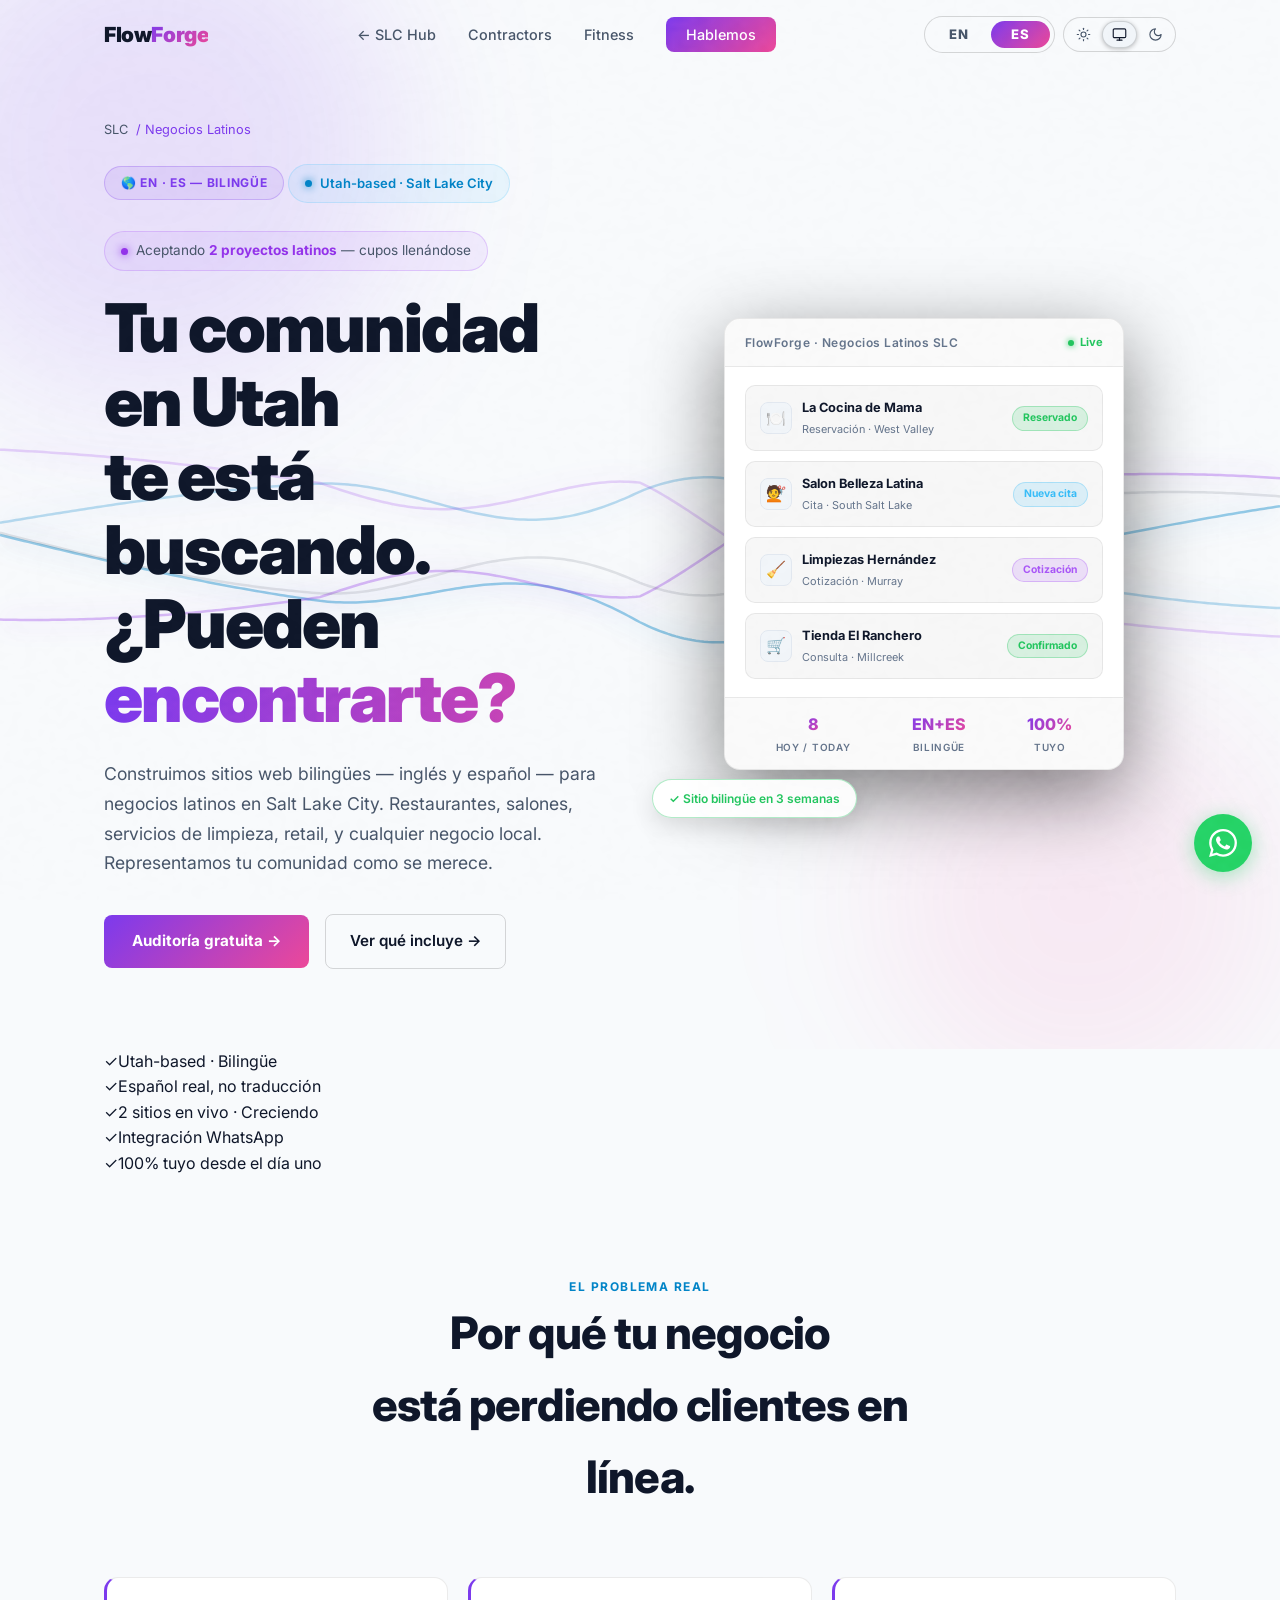
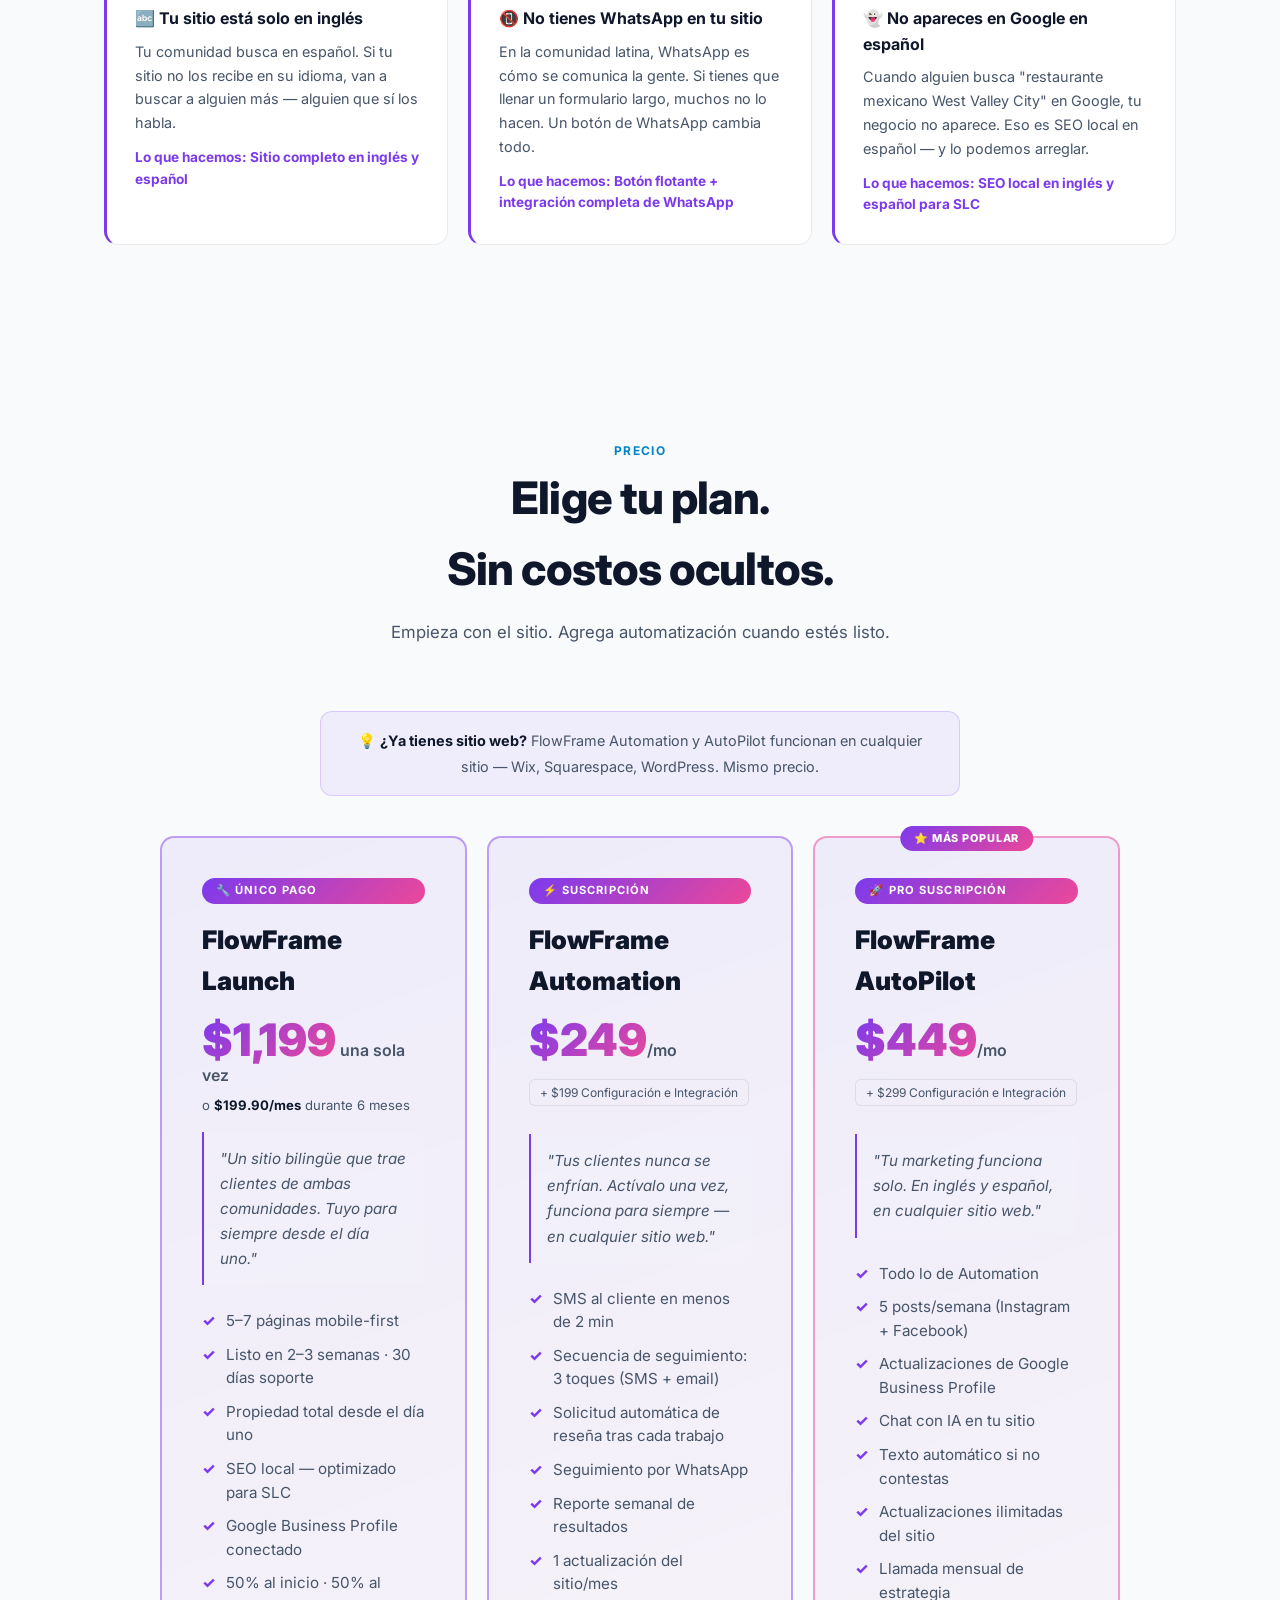
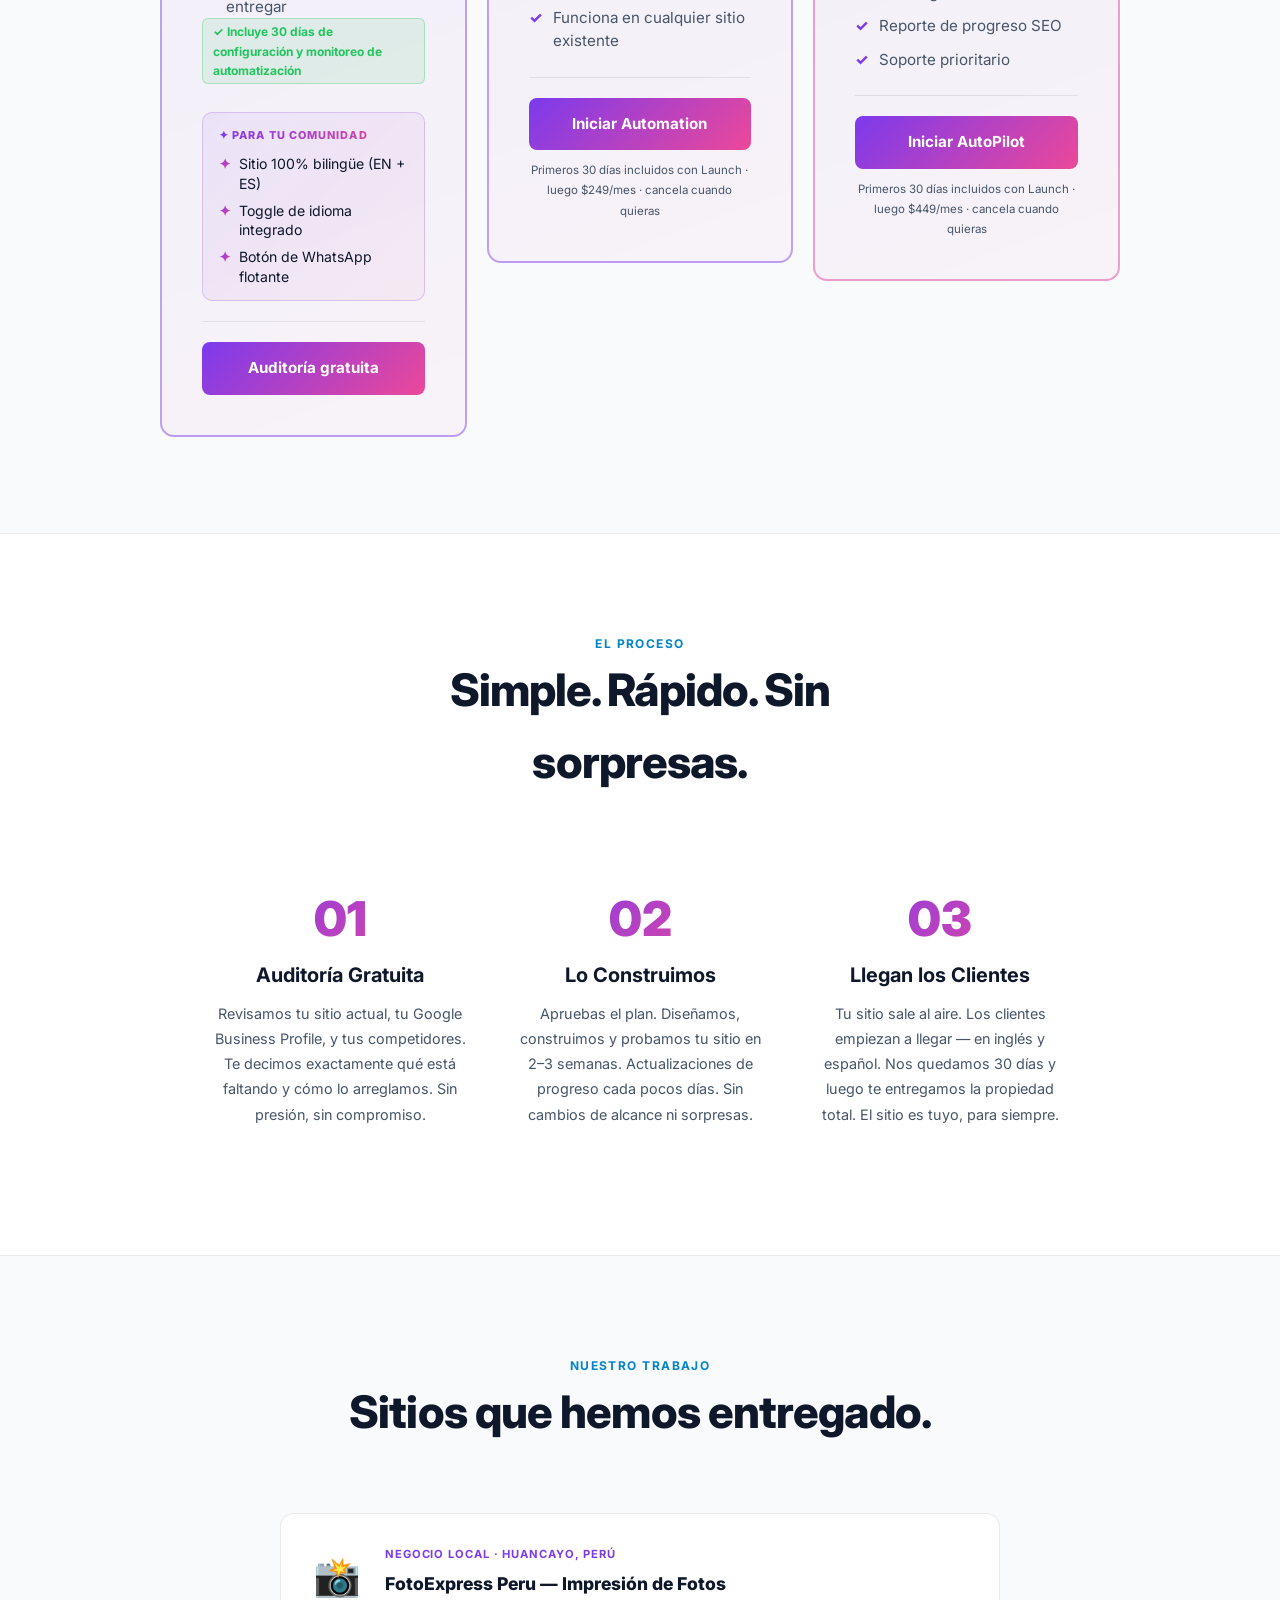
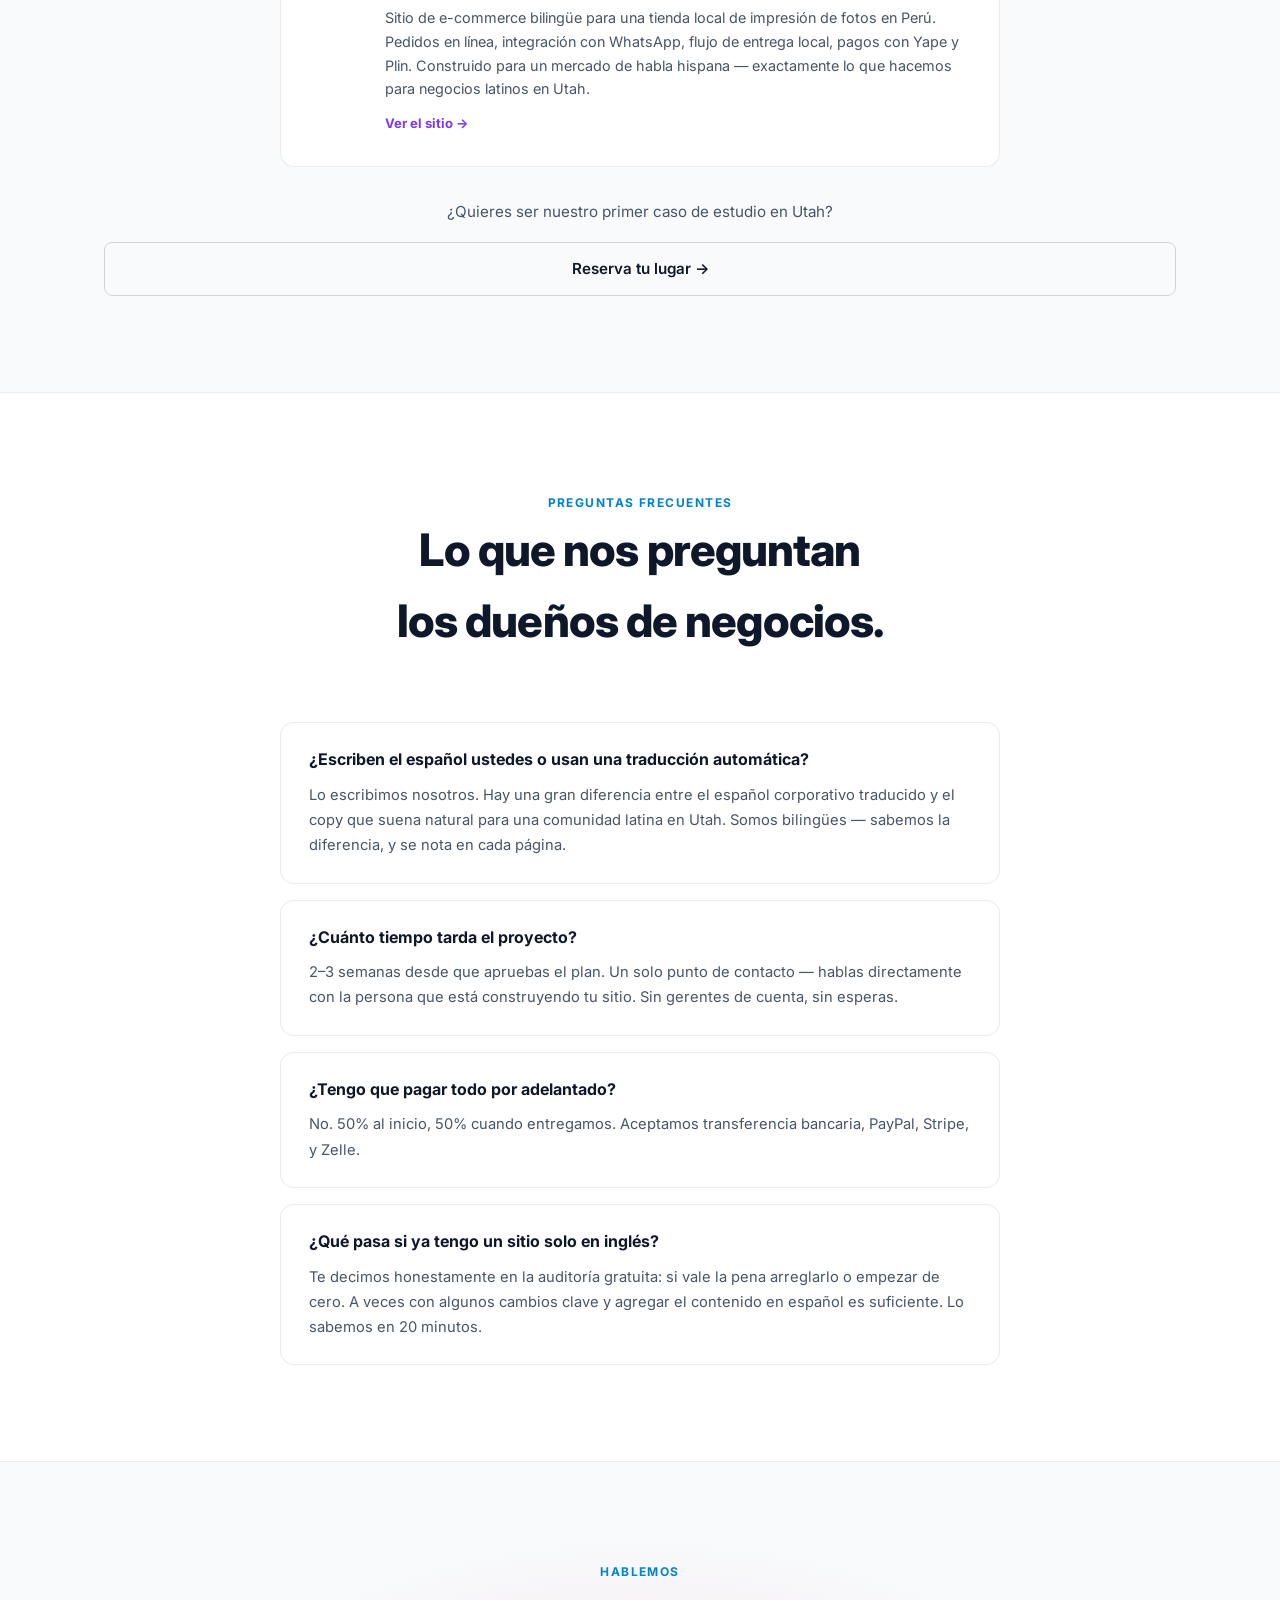
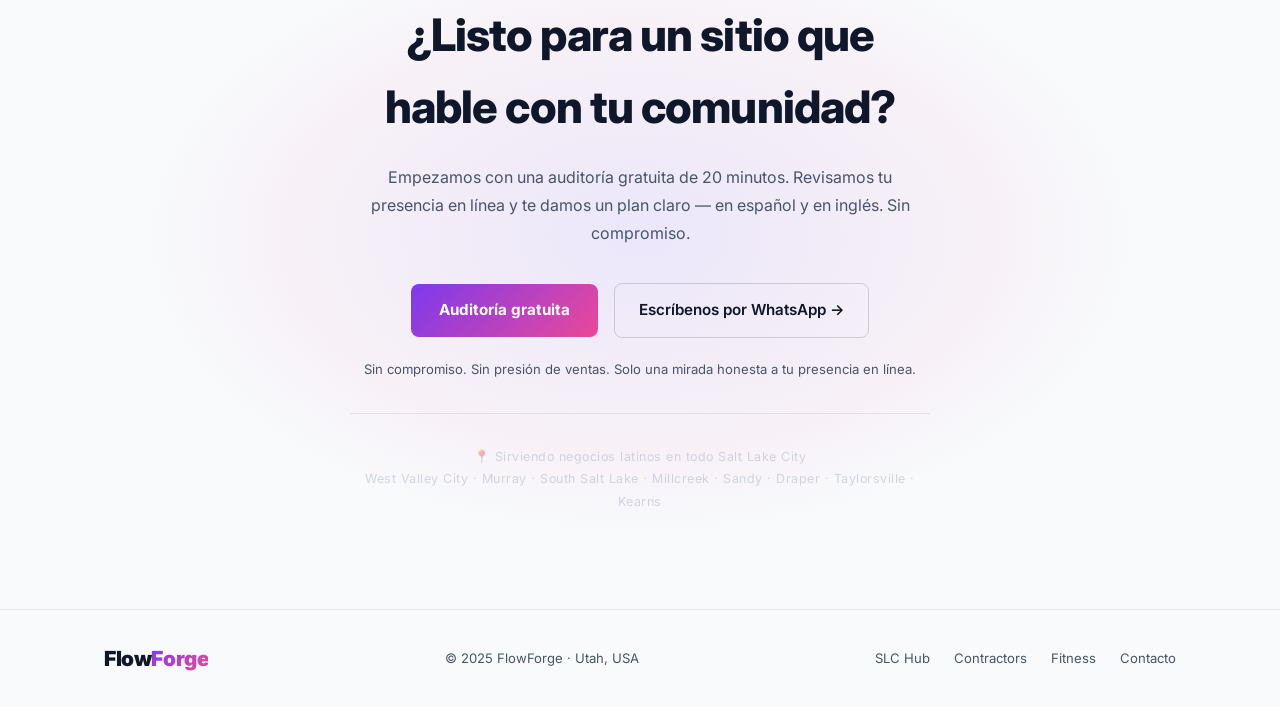
<file: slc/latino.html>
<!DOCTYPE html>
<html lang="es" data-theme="auto">
<head>
  <!-- Google tag (gtag.js) -->
  <script async src="https://www.googletagmanager.com/gtag/js?id=G-CK4HRK4L4M"></script>
  <script>
    window.dataLayer = window.dataLayer || [];
    function gtag(){dataLayer.push(arguments);}
    gtag('js', new Date());
    gtag('config', 'G-CK4HRK4L4M');
  </script>
  <script>(function(){var t=localStorage.getItem('ff_theme')||'auto';document.documentElement.setAttribute('data-theme',t);})();</script>
  <meta charset="UTF-8">
  <meta name="viewport" content="width=device-width, initial-scale=1.0">
  <title>Páginas Web para Negocios Latinos en Salt Lake City — FlowForge</title>
  <meta name="description" content="FlowForge construye páginas web bilingües (inglés y español) para negocios latinos en Salt Lake City, Utah. Restaurantes, salones, servicios de limpieza y más.">
  <link rel="preconnect" href="https://fonts.googleapis.com">
  <link rel="preconnect" href="https://fonts.gstatic.com" crossorigin>
  <link rel="preload" href="https://fonts.googleapis.com/css2?family=Inter:wght@300;400;500;600;700;800;900&display=swap" as="style" onload="this.onload=null;this.rel='stylesheet'">
  <noscript><link href="https://fonts.googleapis.com/css2?family=Inter:wght@300;400;500;600;700;800;900&display=swap" rel="stylesheet"></noscript>
    <link rel="canonical" href="https://flowforge-iota-umber.vercel.app/slc/latino">
  <meta property="og:type" content="website">
  <meta property="og:title" content="Páginas Web para Negocios Latinos en Salt Lake City — FlowForge">
  <meta property="og:image" content="https://flowforge-iota-umber.vercel.app/assets/og-image-slc.png">
  <meta name="twitter:image" content="https://flowforge-iota-umber.vercel.app/assets/og-image-slc.png">
  <meta property="og:description" content="FlowForge construye páginas web bilingües (inglés y español) para negocios latinos en Salt Lake City, Utah. Restaurantes, salones, servicios de limpieza y más.">
  <meta property="og:url" content="https://flowforge-iota-umber.vercel.app/slc/latino">
  <meta name="twitter:card" content="summary_large_image">
  <meta name="twitter:title" content="Páginas Web para Negocios Latinos en Salt Lake City — FlowForge">
  <meta name="twitter:description" content="FlowForge construye páginas web bilingües (inglés y español) para negocios latinos en Salt Lake City, Utah. Restaurantes, salones, servicios de limpieza y más.">
  <script type="application/ld+json">
  {
    "@context": "https://schema.org",
    "@type": "Service",
    "serviceType": "Bilingual website design for Latino-owned businesses",
    "provider": {
      "@type": "ProfessionalService",
      "name": "FlowForge",
      "telephone": "+1-603-205-9425",
      "areaServed": "Salt Lake City, UT",
      "address": {
        "@type": "PostalAddress",
        "addressLocality": "Salt Lake City",
        "addressRegion": "UT",
        "addressCountry": "US"
      }
    },
    "areaServed": {
      "@type": "City",
      "name": "Salt Lake City"
    },
    "url": "https://flowforge-iota-umber.vercel.app/slc/latino",
    "description": "FlowForge construye páginas web bilingües (inglés y español) para negocios latinos en Salt Lake City, Utah. Restaurantes, salones, servicios de limpieza y más."
  }
  </script>
  <link rel="stylesheet" href="/style.css">
<style>
:root {
  --bg:#07070e;--surface:#0d0d1a;--surface-2:#111127;
  --blue:#38bdf8;--purple:#a855f7;
  --blue-dim:rgba(56,189,248,0.15);--purple-dim:rgba(168,85,247,0.15);
  --gradient:linear-gradient(135deg,#7c3aed,#ec4899);
  --accent:#7c3aed;--accent-dim:rgba(124,58,237,0.15);
  --text:#f1f5f9;--muted:#94a3b8;
  --border:rgba(255,255,255,0.07);--border-h:rgba(255,255,255,0.14);
  --radius:14px;--radius-sm:8px;--shadow:0 4px 24px rgba(0,0,0,0.4);
}
[data-theme="light"] {
  --bg:#f8fafc;--surface:#ffffff;--surface-2:#f1f5f9;
  --text:#0f172a;--muted:#64748b;
  --border:rgba(0,0,0,0.08);--border-h:rgba(0,0,0,0.15);
  --accent-dim:rgba(124,58,237,0.1);--shadow:0 4px 24px rgba(0,0,0,0.12);
  --gradient:linear-gradient(135deg,#7c3aed,#ec4899) !important;
}
@media (prefers-color-scheme:light) {
  [data-theme="auto"] {
    --bg:#f8fafc;--surface:#ffffff;--surface-2:#f1f5f9;
    --text:#0f172a;--muted:#64748b;
    --border:rgba(0,0,0,0.08);--border-h:rgba(0,0,0,0.15);
    --accent-dim:rgba(124,58,237,0.1);--shadow:0 4px 24px rgba(0,0,0,0.12);
    --gradient:linear-gradient(135deg,#7c3aed,#ec4899) !important;
  }
}
@keyframes slc-gradient-shift {
  0%,100%{background-position:0% 50%} 50%{background-position:100% 50%}
}
@keyframes slc-btn-glow {
  0%,100%{box-shadow:0 0 20px rgba(124,58,237,0.4),0 4px 24px rgba(236,72,153,0.25)}
  50%{box-shadow:0 0 32px rgba(124,58,237,0.6),0 4px 32px rgba(236,72,153,0.4)}
}
.gradient-text {
  background:linear-gradient(270deg,#7c3aed,#ec4899,#7c3aed) !important;
  background-size:300% 300% !important;
  -webkit-background-clip:text !important;
  -webkit-text-fill-color:transparent !important;
  background-clip:text !important;
  animation:slc-gradient-shift 4s ease infinite !important;
}
.btn-primary { animation:slc-btn-glow 3s ease infinite; }
.hero-orb-1 { background:rgba(124,58,237,0.13) !important; }
.hero-orb-2 { background:rgba(236,72,153,0.09) !important; }
.step-num { color:var(--accent); }

.nav-utils{display:flex;align-items:center;gap:8px;flex-shrink:0;}
.nav-lang-toggle{display:inline-flex;align-items:center;background:rgba(255,255,255,0.06);border:1px solid var(--border-h);border-radius:100px;padding:4px;gap:2px;}
.nav-lang-btn{padding:7px 20px;border-radius:100px;font-size:.82rem;font-weight:800;letter-spacing:.08em;border:none;cursor:pointer;background:transparent;color:var(--muted);font-family:inherit;transition:background .2s,color .2s;line-height:1;text-transform:uppercase;}
.nav-lang-btn.active{background:var(--gradient);color:#fff;}
#nav-lang-desktop{display:inline-flex;} .nav-lang-mobile{display:none !important;}
#theme-seg{display:inline-flex;} .theme-seg-mobile{display:none !important;}
#theme-seg .theme-seg-btn{padding:5px 9px;font-size:.8rem;}
.theme-seg{display:inline-flex;align-items:center;background:rgba(255,255,255,0.05);border:1px solid var(--border-h);border-radius:100px;padding:3px;gap:2px;}
.theme-seg-btn{padding:5px 11px;border-radius:100px;font-size:.72rem;font-weight:700;border:none;cursor:pointer;background:transparent;color:var(--muted);font-family:inherit;transition:background .2s,color .2s;white-space:nowrap;line-height:1;}
.theme-seg-btn.active{background:var(--surface-2);color:var(--text);border:1px solid var(--border-h);}
[data-theme="light"] .theme-seg-btn.active{background:rgba(0,0,0,0.08);}
@media (max-width:768px) {
  #nav-lang-desktop{display:none !important;} #theme-seg{display:none !important;}
  .nav-lang-mobile{display:inline-flex !important;} .theme-seg-mobile{display:inline-flex !important;}
  .nav-lang-mobile .nav-lang-btn{padding:5px 13px;font-size:.74rem;}
}
.nav-links{display:flex;align-items:center;gap:32px;list-style:none;}
@media (max-width:768px) {
  .nav-links{display:none !important;position:fixed;inset:0;flex-direction:column;align-items:center;justify-content:center;gap:32px;z-index:99;background:var(--bg);}
  .nav-links.open{display:flex !important;}
  .nav-links a{font-size:1.15rem;font-weight:600;color:var(--text);}
  .nav-links li{width:100%;text-align:center;display:flex;justify-content:center;}
  .hamburger{display:flex !important;z-index:100;}
}
.breadcrumb{display:flex;align-items:center;gap:8px;font-size:.8rem;color:var(--muted);margin-bottom:24px;}
.breadcrumb a{color:var(--muted);text-decoration:none;transition:color .2s;}
.breadcrumb a:hover{color:var(--accent);}
.breadcrumb span{color:var(--accent);}

/* Bilingual badge */
.bilingual-badge{display:inline-flex;align-items:center;gap:8px;font-size:.75rem;font-weight:700;letter-spacing:.06em;text-transform:uppercase;padding:6px 16px;border-radius:100px;background:rgba(124,58,237,0.10);border:1px solid rgba(124,58,237,0.25);color:var(--accent);margin-bottom:20px;}

.pain-grid{display:grid;grid-template-columns:repeat(3,1fr);gap:20px;margin-top:48px;}
.pain-card{background:var(--surface);border:1px solid var(--border);border-radius:var(--radius);padding:28px;border-left:3px solid var(--accent);}
.pain-card h3{font-size:1rem;color:var(--text);margin-bottom:8px;}
.pain-card p{font-size:.9rem;line-height:1.65;}
.pain-fix{margin-top:12px;font-size:.85rem;font-weight:700;color:var(--accent);}

.del-list-simple{list-style:none;display:flex;flex-direction:column;gap:10px;margin-top:24px;}
.del-list-simple li{font-size:.95rem;color:var(--muted);padding-left:24px;position:relative;line-height:1.55;}
.del-list-simple li::before{content:'✓';position:absolute;left:0;color:var(--accent);font-weight:800;}

.price-single{max-width:540px;margin:48px auto 0;background:linear-gradient(160deg,rgba(124,58,237,0.07),rgba(236,72,153,0.04));border:2px solid rgba(124,58,237,0.45);border-radius:var(--radius);padding:40px;}
.price-tag{display:inline-block;font-size:.7rem;font-weight:700;letter-spacing:.1em;text-transform:uppercase;background:var(--gradient);color:#fff;padding:4px 14px;border-radius:100px;margin-bottom:16px;}
.price-name{font-size:1.6rem;font-weight:900;color:var(--text);margin-bottom:8px;}
.price-amount{font-size:2.8rem;font-weight:900;background:var(--gradient);-webkit-background-clip:text;-webkit-text-fill-color:transparent;background-clip:text;line-height:1;}
.price-period{font-size:1rem;font-weight:600;color:var(--muted);}
.price-desc{font-size:.95rem;color:var(--muted);line-height:1.65;margin:16px 0 24px;font-style:italic;padding:14px 16px;background:rgba(255,255,255,0.03);border-left:2px solid var(--accent);border-radius:0 var(--radius-sm) var(--radius-sm) 0;}

.proof-card{background:var(--surface);border:1px solid var(--border);border-radius:var(--radius);padding:32px;display:flex;gap:24px;align-items:flex-start;max-width:720px;margin:48px auto 0;}
.proof-emoji{font-size:2.4rem;flex-shrink:0;}
.proof-type{font-size:.7rem;font-weight:700;color:var(--accent);letter-spacing:.08em;text-transform:uppercase;margin-bottom:6px;}
.proof-title{font-size:1.1rem;font-weight:800;color:var(--text);margin-bottom:8px;}
.proof-desc{font-size:.9rem;line-height:1.65;margin-bottom:12px;}
.proof-link{font-size:.82rem;font-weight:700;color:var(--accent);text-decoration:none;}
.proof-link:hover{text-decoration:underline;}

.faq-list{max-width:720px;margin:0 auto;display:flex;flex-direction:column;gap:16px;}
.faq-item{background:var(--surface);border:1px solid var(--border);border-radius:var(--radius);padding:24px 28px;}
.faq-q{font-size:1rem;font-weight:700;color:var(--text);margin-bottom:10px;}
.faq-a{font-size:.92rem;line-height:1.72;}

/* Lang switcher content */
.es-content { display:block; }
.en-content { display:none; }
html[lang="en"] .es-content { display:none; }
html[lang="en"] .en-content { display:block; }
/* When used as inline child spans (pills, links, badges), keep them inline */
span.es-content { display:inline; }
span.en-content { display:none; }
html[lang="en"] span.es-content { display:none; }
html[lang="en"] span.en-content { display:inline; }

.final-cta{text-align:center;position:relative;overflow:hidden;}
.final-cta-glow{position:absolute;width:1000px;height:600px;background:radial-gradient(ellipse,rgba(124,58,237,0.10) 0%,rgba(236,72,153,0.05) 50%,transparent 70%);top:50%;left:50%;transform:translate(-50%,-50%);pointer-events:none;}
.final-cta-inner{position:relative;z-index:1;max-width:580px;margin:0 auto;}
.final-micro{margin-top:20px;font-size:.82rem;color:var(--muted);}

@media (max-width:768px) {
  .pain-grid{grid-template-columns:1fr;}
  .proof-card{flex-direction:column;gap:16px;}
  .price-single{padding:28px 20px;}
  .hero-ctas .btn-primary,.hero-ctas .btn-ghost{width:100%;justify-content:center;}
  .slc-card{max-width:100%;}
  .pricing-grid{grid-template-columns:1fr !important;}
}
@keyframes pulse-dot{0%,100%{opacity:1}50%{opacity:.4}}
/* ── SLC Card ── */
.slc-card{background:rgba(13,13,26,0.88);border:1px solid rgba(255,255,255,0.09);border-radius:16px;backdrop-filter:blur(24px);width:100%;max-width:400px;box-shadow:0 24px 80px rgba(0,0,0,0.5),0 0 0 1px rgba(56,189,248,0.06);overflow:hidden;}
.slc-card-header{display:flex;align-items:center;justify-content:space-between;padding:14px 20px;border-bottom:1px solid rgba(255,255,255,0.06);background:rgba(255,255,255,0.02);}
.slc-card-title{font-size:.75rem;color:rgba(148,163,184,0.65);font-weight:600;letter-spacing:.04em;}
.slc-live{display:flex;align-items:center;gap:6px;font-size:.7rem;font-weight:700;color:#22c55e;}
.slc-live-dot{width:6px;height:6px;background:#22c55e;border-radius:50%;box-shadow:0 0 6px #22c55e;animation:pulse-dot 1.5s ease infinite;flex-shrink:0;}
.slc-card-body{padding:18px 20px;display:flex;flex-direction:column;gap:10px;}
.slc-lead-row{display:flex;align-items:center;justify-content:space-between;padding:12px 14px;background:rgba(255,255,255,0.03);border:1px solid rgba(255,255,255,0.07);border-radius:10px;gap:10px;}
.slc-lead-icon{font-size:1rem;width:32px;height:32px;background:rgba(255,255,255,0.05);border:1px solid rgba(255,255,255,0.07);border-radius:8px;display:flex;align-items:center;justify-content:center;flex-shrink:0;}
.slc-lead-info{flex:1;min-width:0;}
.slc-lead-name{font-size:.8rem;font-weight:700;color:var(--text);white-space:nowrap;overflow:hidden;text-overflow:ellipsis;}
.slc-lead-sub{font-size:.68rem;color:var(--muted);margin-top:2px;}
.slc-lead-pill{font-size:.65rem;font-weight:700;padding:3px 10px;border-radius:100px;letter-spacing:.03em;flex-shrink:0;}
.pill-new{background:rgba(56,189,248,0.12);color:#38bdf8;border:1px solid rgba(56,189,248,0.25);}
.pill-booked{background:rgba(34,197,94,0.12);color:#22c55e;border:1px solid rgba(34,197,94,0.25);}
.pill-quote{background:rgba(168,85,247,0.12);color:#a855f7;border:1px solid rgba(168,85,247,0.25);}
.slc-card-footer{display:flex;justify-content:space-around;padding:14px 20px;border-top:1px solid rgba(255,255,255,0.06);background:rgba(255,255,255,0.02);}
.slc-metric{display:flex;flex-direction:column;align-items:center;gap:2px;}
.slc-metric-num{font-size:1rem;font-weight:800;background:var(--gradient);-webkit-background-clip:text;-webkit-text-fill-color:transparent;background-clip:text;}
.slc-metric-label{font-size:.62rem;color:var(--muted);font-weight:600;text-transform:uppercase;letter-spacing:.07em;}
/* Light mode overrides for latino card */
[data-theme="light"] #latino-card,
[data-theme="auto"] #latino-card { --lc-bg:#fff; --lc-border:rgba(0,0,0,0.09); --lc-row:rgba(0,0,0,0.03); --lc-row-b:rgba(0,0,0,0.07); --lc-icon:#f1f5f9; --lc-icon-b:#e2e8f0; --lc-name:#0f172a; --lc-sub:#64748b; --lc-header:rgba(0,0,0,0.02); --lc-hb:rgba(0,0,0,0.07); }
@media(prefers-color-scheme:dark){ [data-theme="auto"] #latino-card { --lc-bg:#0d0d1a; --lc-border:rgba(255,255,255,0.09); --lc-row:rgba(255,255,255,0.04); --lc-row-b:rgba(255,255,255,0.08); --lc-icon:rgba(255,255,255,0.06); --lc-icon-b:rgba(255,255,255,0.08); --lc-name:#f1f5f9; --lc-sub:#94a3b8; --lc-header:rgba(255,255,255,0.02); --lc-hb:rgba(255,255,255,0.07); } }
[data-theme="dark"] #latino-card { --lc-bg:#0d0d1a; --lc-border:rgba(255,255,255,0.09); --lc-row:rgba(255,255,255,0.04); --lc-row-b:rgba(255,255,255,0.08); --lc-icon:rgba(255,255,255,0.06); --lc-icon-b:rgba(255,255,255,0.08); --lc-name:#f1f5f9; --lc-sub:#94a3b8; --lc-header:rgba(255,255,255,0.02); --lc-hb:rgba(255,255,255,0.07); }
#latino-card { background:var(--lc-bg,#0d0d1a) !important; border-color:var(--lc-border,rgba(255,255,255,0.09)) !important; box-shadow:0 24px 80px rgba(0,0,0,0.5) !important; }
#latino-card { background:var(--lc-bg,#0d0d1a) !important; border-color:var(--lc-border,rgba(255,255,255,0.09)) !important; box-shadow:0 24px 80px rgba(0,0,0,0.5) !important; }
#latino-card > div:first-child { background:var(--lc-header,rgba(255,255,255,0.02)) !important; border-color:var(--lc-hb,rgba(255,255,255,0.07)) !important; }
#latino-card > div:last-child { background:var(--lc-header,rgba(255,255,255,0.02)) !important; border-color:var(--lc-hb,rgba(255,255,255,0.07)) !important; }
#latino-card > div:nth-child(2) > div { background:var(--lc-row,rgba(255,255,255,0.04)) !important; border-color:var(--lc-row-b,rgba(255,255,255,0.08)) !important; }
#latino-card > div:nth-child(2) > div > div:first-child { background:var(--lc-icon,rgba(255,255,255,0.06)) !important; border-color:var(--lc-icon-b,rgba(255,255,255,0.08)) !important; }
#latino-card > div:nth-child(2) > div > div > div:first-child { color:var(--lc-name,#f1f5f9) !important; }
#latino-card > div:nth-child(2) > div > div > div:last-child { color:var(--lc-sub,#94a3b8) !important; }
</style>
</head>
<body>

<nav class="nav" id="nav">
  <div class="container nav-inner">
    <a href="/" class="logo">Flow<span>Forge</span></a>
    <ul class="nav-links" id="nav-links">
      <li><a href="/slc/es">← SLC Hub</a></li>
      <li><a href="/slc/es/contractors">Contractors</a></li>
      <li><a href="/slc/es/fitness">Fitness</a></li>
      <li><a href="#contact" class="btn-nav"><span class="es-content">Hablemos</span><span class="en-content">Contact</span></a></li>
    </ul>
    <div class="nav-utils">
      <div class="nav-lang-toggle" id="nav-lang-desktop">
        <button class="nav-lang-btn" id="nav-btn-en" onclick="setLang('en')">EN</button>
        <button class="nav-lang-btn active" id="nav-btn-es" onclick="setLang('es')">ES</button>
      </div>
      <div class="theme-seg" id="theme-seg">
        <button class="theme-seg-btn" data-theme-key="light" onclick="setTheme('light')"><svg class="svg-icon" viewBox="0 0 24 24" xmlns="http://www.w3.org/2000/svg" aria-hidden="true"><circle cx="12" cy="12" r="4"/><path d="M12 2v2"/><path d="M12 20v2"/><path d="m4.93 4.93 1.41 1.41"/><path d="m17.66 17.66 1.41 1.41"/><path d="M2 12h2"/><path d="M20 12h2"/><path d="m6.34 17.66-1.41 1.41"/><path d="m19.07 4.93-1.41 1.41"/></svg></button>
        <button class="theme-seg-btn active" data-theme-key="auto" onclick="setTheme('auto')"><svg class="svg-icon" viewBox="0 0 24 24" xmlns="http://www.w3.org/2000/svg" aria-hidden="true"><rect width="20" height="14" x="2" y="3" rx="2"/><line x1="8" x2="16" y1="21" y2="21"/><line x1="12" x2="12" y1="17" y2="21"/></svg></button>
        <button class="theme-seg-btn" data-theme-key="dark" onclick="setTheme('dark')"><svg class="svg-icon" viewBox="0 0 24 24" xmlns="http://www.w3.org/2000/svg" aria-hidden="true"><path d="M12 3a6 6 0 0 0 9 9 9 9 0 1 1-9-9Z"/></svg></button>
      </div>
      <div class="nav-lang-toggle nav-lang-mobile">
        <button class="nav-lang-btn" id="nav-btn-en-m" onclick="setLang('en')">EN</button>
        <button class="nav-lang-btn active" id="nav-btn-es-m" onclick="setLang('es')">ES</button>
      </div>
      <div class="theme-seg theme-seg-mobile" id="theme-seg-mobile">
        <button class="theme-seg-btn" data-theme-key="light" onclick="setTheme('light')"><svg class="svg-icon" viewBox="0 0 24 24" xmlns="http://www.w3.org/2000/svg" aria-hidden="true"><circle cx="12" cy="12" r="4"/><path d="M12 2v2"/><path d="M12 20v2"/><path d="m4.93 4.93 1.41 1.41"/><path d="m17.66 17.66 1.41 1.41"/><path d="M2 12h2"/><path d="M20 12h2"/><path d="m6.34 17.66-1.41 1.41"/><path d="m19.07 4.93-1.41 1.41"/></svg></button>
        <button class="theme-seg-btn active" data-theme-key="auto" onclick="setTheme('auto')"><svg class="svg-icon" viewBox="0 0 24 24" xmlns="http://www.w3.org/2000/svg" aria-hidden="true"><rect width="20" height="14" x="2" y="3" rx="2"/><line x1="8" x2="16" y1="21" y2="21"/><line x1="12" x2="12" y1="17" y2="21"/></svg></button>
        <button class="theme-seg-btn" data-theme-key="dark" onclick="setTheme('dark')"><svg class="svg-icon" viewBox="0 0 24 24" xmlns="http://www.w3.org/2000/svg" aria-hidden="true"><path d="M12 3a6 6 0 0 0 9 9 9 9 0 1 1-9-9Z"/></svg></button>
      </div>
      <button class="hamburger" id="hamburger" aria-label="Menu"><span></span><span></span><span></span></button>
    </div>
  </div>
</nav>

<!-- HERO -->
<section class="hero">
  <div class="hero-orb hero-orb-1"></div>
  <div class="hero-orb hero-orb-2"></div>
  <canvas class="hero-waves" aria-hidden="true"></canvas>
  <div class="container hero-layout">
    <div class="hero-text">
      <div class="breadcrumb">
        <a href="/slc/es">SLC</a>
        <span><span class="es-content">/ Negocios Latinos</span><span class="en-content">/ Latino Businesses</span></span>
      </div>
      <div class="bilingual-badge"><span class="es-content">🌎 EN · ES — Bilingüe</span><span class="en-content">🌎 EN · ES — Bilingual</span></div>
      <div class="badge reveal"><span class="badge-dot"></span><span>Utah-based · Salt Lake City</span></div>
      <div class="urgency-badge reveal"><span class="urgency-dot"></span>
        <span class="es-content">Aceptando <strong>2 proyectos latinos</strong> — cupos llenándose</span>
        <span class="en-content">Accepting <strong>2 Latino business projects</strong> — slots filling fast</span>
      </div>
      <h1 class="reveal reveal-delay-1">
        <span class="es-content">Tu comunidad en Utah<br>te está buscando.<br>¿Pueden <span class="gradient-text">encontrarte?</span></span>
        <span class="en-content">Your community in Utah<br>is searching for you.<br>Can they <span class="gradient-text">find you?</span></span>
      </h1>
      <p class="hero-sub reveal reveal-delay-2">
        <span class="es-content">Construimos sitios web bilingües — inglés y español — para negocios latinos en Salt Lake City. Restaurantes, salones, servicios de limpieza, retail, y cualquier negocio local. Representamos tu comunidad como se merece.</span>
        <span class="en-content">We build bilingual websites — English and Spanish — for Latino-owned businesses in Salt Lake City. Restaurants, salons, cleaning services, retail, and any local business. We represent your community the right way.</span>
      </p>
      <div class="hero-ctas reveal reveal-delay-3">
        <a href="#contact" class="btn-primary">
          <span class="es-content">Auditoría gratuita →</span>
          <span class="en-content">Get a Free Audit →</span>
        </a>
        <a href="#what-you-get" class="btn-ghost">
          <span class="es-content">Ver qué incluye →</span>
          <span class="en-content">See what's included →</span>
        </a>
      </div>
    </div>
    <div class="hero-visual">
      <!-- Latino hero card — inline styles only -->
      <div id="latino-card" style="background:#0d0d1a;border:1px solid rgba(255,255,255,0.09);border-radius:16px;width:100%;max-width:400px;box-shadow:0 24px 80px rgba(0,0,0,0.5);overflow:hidden;font-family:inherit;">
        <!-- header -->
        <div style="display:flex;align-items:center;justify-content:space-between;padding:14px 20px;border-bottom:1px solid rgba(255,255,255,0.07);background:rgba(255,255,255,0.02);">
          <span style="font-size:.75rem;color:#64748b;font-weight:600;letter-spacing:.04em;"><span class="es-content">FlowForge · Negocios Latinos SLC</span><span class="en-content">FlowForge · Latino Businesses SLC</span></span>
          <span style="display:flex;align-items:center;gap:6px;font-size:.7rem;font-weight:700;color:#22c55e;">
            <span style="width:6px;height:6px;background:#22c55e;border-radius:50%;box-shadow:0 0 6px #22c55e;display:inline-block;animation:pulse-dot 1.5s ease infinite;flex-shrink:0;"></span>Live
          </span>
        </div>
        <!-- body -->
        <div style="padding:18px 20px;display:flex;flex-direction:column;gap:10px;">
          <!-- row 1 -->
          <div style="display:flex;align-items:center;gap:10px;padding:12px 14px;background:rgba(255,255,255,0.04);border:1px solid rgba(255,255,255,0.08);border-radius:10px;">
            <div style="font-size:1rem;width:32px;height:32px;background:rgba(255,255,255,0.06);border:1px solid rgba(255,255,255,0.08);border-radius:8px;display:flex;align-items:center;justify-content:center;flex-shrink:0;">🍽️</div>
            <div style="flex:1;min-width:0;">
              <div style="font-size:.8rem;font-weight:700;color:#f1f5f9;white-space:nowrap;overflow:hidden;text-overflow:ellipsis;">La Cocina de Mama</div>
              <div style="font-size:.68rem;color:#94a3b8;margin-top:2px;"><span class="es-content">Reservación · West Valley</span><span class="en-content">Reservation · West Valley</span></div>
            </div>
            <span style="font-size:.65rem;font-weight:700;padding:3px 10px;border-radius:100px;flex-shrink:0;background:rgba(34,197,94,0.15);color:#22c55e;border:1px solid rgba(34,197,94,0.3);"><span class="es-content">Reservado</span><span class="en-content">Booked</span></span>
          </div>
          <!-- row 2 -->
          <div style="display:flex;align-items:center;gap:10px;padding:12px 14px;background:rgba(255,255,255,0.04);border:1px solid rgba(255,255,255,0.08);border-radius:10px;">
            <div style="font-size:1rem;width:32px;height:32px;background:rgba(255,255,255,0.06);border:1px solid rgba(255,255,255,0.08);border-radius:8px;display:flex;align-items:center;justify-content:center;flex-shrink:0;">💇</div>
            <div style="flex:1;min-width:0;">
              <div style="font-size:.8rem;font-weight:700;color:#f1f5f9;white-space:nowrap;overflow:hidden;text-overflow:ellipsis;">Salon Belleza Latina</div>
              <div style="font-size:.68rem;color:#94a3b8;margin-top:2px;"><span class="es-content">Cita · South Salt Lake</span><span class="en-content">Appointment · South Salt Lake</span></div>
            </div>
            <span style="font-size:.65rem;font-weight:700;padding:3px 10px;border-radius:100px;flex-shrink:0;background:rgba(56,189,248,0.15);color:#38bdf8;border:1px solid rgba(56,189,248,0.3);"><span class="es-content">Nueva cita</span><span class="en-content">New booking</span></span>
          </div>
          <!-- row 3 -->
          <div style="display:flex;align-items:center;gap:10px;padding:12px 14px;background:rgba(255,255,255,0.04);border:1px solid rgba(255,255,255,0.08);border-radius:10px;">
            <div style="font-size:1rem;width:32px;height:32px;background:rgba(255,255,255,0.06);border:1px solid rgba(255,255,255,0.08);border-radius:8px;display:flex;align-items:center;justify-content:center;flex-shrink:0;">🧹</div>
            <div style="flex:1;min-width:0;">
              <div style="font-size:.8rem;font-weight:700;color:#f1f5f9;white-space:nowrap;overflow:hidden;text-overflow:ellipsis;">Limpiezas Hernández</div>
              <div style="font-size:.68rem;color:#94a3b8;margin-top:2px;"><span class="es-content">Cotización · Murray</span><span class="en-content">Quote · Murray</span></div>
            </div>
            <span style="font-size:.65rem;font-weight:700;padding:3px 10px;border-radius:100px;flex-shrink:0;background:rgba(168,85,247,0.15);color:#a855f7;border:1px solid rgba(168,85,247,0.3);"><span class="es-content">Cotización</span><span class="en-content">Quote</span></span>
          </div>
          <!-- row 4 -->
          <div style="display:flex;align-items:center;gap:10px;padding:12px 14px;background:rgba(255,255,255,0.04);border:1px solid rgba(255,255,255,0.08);border-radius:10px;">
            <div style="font-size:1rem;width:32px;height:32px;background:rgba(255,255,255,0.06);border:1px solid rgba(255,255,255,0.08);border-radius:8px;display:flex;align-items:center;justify-content:center;flex-shrink:0;">🛒</div>
            <div style="flex:1;min-width:0;">
              <div style="font-size:.8rem;font-weight:700;color:#f1f5f9;white-space:nowrap;overflow:hidden;text-overflow:ellipsis;">Tienda El Ranchero</div>
              <div style="font-size:.68rem;color:#94a3b8;margin-top:2px;"><span class="es-content">Consulta · Millcreek</span><span class="en-content">Inquiry · Millcreek</span></div>
            </div>
            <span style="font-size:.65rem;font-weight:700;padding:3px 10px;border-radius:100px;flex-shrink:0;background:rgba(34,197,94,0.15);color:#22c55e;border:1px solid rgba(34,197,94,0.3);"><span class="es-content">Confirmado</span><span class="en-content">Confirmed</span></span>
          </div>
        </div>
        <!-- footer -->
        <div style="display:flex;justify-content:space-around;padding:14px 20px;border-top:1px solid rgba(255,255,255,0.07);background:rgba(255,255,255,0.02);">
          <div style="display:flex;flex-direction:column;align-items:center;gap:2px;">
            <span style="font-size:1rem;font-weight:800;background:linear-gradient(135deg,#7c3aed,#ec4899);-webkit-background-clip:text;-webkit-text-fill-color:transparent;background-clip:text;">8</span>
            <span style="font-size:.62rem;color:#64748b;font-weight:600;text-transform:uppercase;letter-spacing:.07em;">Hoy / Today</span>
          </div>
          <div style="display:flex;flex-direction:column;align-items:center;gap:2px;">
            <span style="font-size:1rem;font-weight:800;background:linear-gradient(135deg,#7c3aed,#ec4899);-webkit-background-clip:text;-webkit-text-fill-color:transparent;background-clip:text;">EN+ES</span>
            <span style="font-size:.62rem;color:#64748b;font-weight:600;text-transform:uppercase;letter-spacing:.07em;"><span class="es-content">Bilingüe</span><span class="en-content">Bilingual</span></span>
          </div>
          <div style="display:flex;flex-direction:column;align-items:center;gap:2px;">
            <span style="font-size:1rem;font-weight:800;background:linear-gradient(135deg,#7c3aed,#ec4899);-webkit-background-clip:text;-webkit-text-fill-color:transparent;background-clip:text;">100%</span>
            <span style="font-size:.62rem;color:#64748b;font-weight:600;text-transform:uppercase;letter-spacing:.07em;"><span class="es-content">Tuyo</span><span class="en-content">Yours</span></span>
          </div>
        </div>
      </div>
      <div class="hv-badge hv-badge-1" style="top:auto;right:auto;bottom:-16px;left:-20px;"><span class="es-content">✓ Sitio bilingüe en 3 semanas</span><span class="en-content">✓ Bilingual site in 3 weeks</span></div>
    </div>
  </div>
</section>

<!-- TRUST BAR -->
<div class="trust-bar">
  <div class="container trust-inner">
    <div class="trust-item"><span class="trust-check">✓</span><span class="es-content">Utah-based · Bilingüe</span><span class="en-content">Utah-based · Bilingual</span></div>
    <div class="trust-div"></div>
    <div class="trust-item"><span class="trust-check">✓</span><span class="es-content">Español real, no traducción</span><span class="en-content">Real Spanish, not translation</span></div>
    <div class="trust-div"></div>
    <div class="trust-item"><span class="trust-check">✓</span><span class="es-content">2 sitios en vivo · Creciendo</span><span class="en-content">2 sites live · Growing</span></div>
    <div class="trust-div"></div>
    <div class="trust-item"><span class="trust-check">✓</span><span class="es-content">Integración WhatsApp</span><span class="en-content">WhatsApp integration</span></div>
    <div class="trust-div"></div>
    <div class="trust-item"><span class="trust-check">✓</span><span class="es-content">100% tuyo desde el día uno</span><span class="en-content">100% yours from day one</span></div>
  </div>
</div>

<!-- PAIN POINTS -->
<section class="section">
  <div class="container">
    <div class="section-header reveal">
      <span class="label es-content">El problema real</span><span class="label en-content">The real problem</span>
      <h2 class="es-content">Por qué tu negocio<br>está perdiendo clientes en línea.</h2>
      <h2 class="en-content">Why your business<br>is losing customers online.</h2>
    </div>
    <div class="pain-grid">
      <div class="pain-card reveal">
        <h3 class="es-content">🔤 Tu sitio está solo en inglés</h3>
        <h3 class="en-content">🔤 Your site is English-only</h3>
        <p class="es-content">Tu comunidad busca en español. Si tu sitio no los recibe en su idioma, van a buscar a alguien más — alguien que sí los habla.</p>
        <p class="en-content">Your community searches in Spanish. If your site doesn't greet them in their language, they'll go find someone else — someone who does speak it.</p>
        <div class="pain-fix es-content">Lo que hacemos: Sitio completo en inglés y español</div>
        <div class="pain-fix en-content">What we do: A full site in English and Spanish</div>
      </div>
      <div class="pain-card reveal">
        <h3 class="es-content">📵 No tienes WhatsApp en tu sitio</h3>
        <h3 class="en-content">📵 No WhatsApp on your site</h3>
        <p class="es-content">En la comunidad latina, WhatsApp es cómo se comunica la gente. Si tienes que llenar un formulario largo, muchos no lo hacen. Un botón de WhatsApp cambia todo.</p>
        <p class="en-content">In the Latino community, WhatsApp is how people communicate. If they have to fill out a long form, many won't. A WhatsApp button changes everything.</p>
        <div class="pain-fix es-content">Lo que hacemos: Botón flotante + integración completa de WhatsApp</div>
        <div class="pain-fix en-content">What we do: Floating button + full WhatsApp integration</div>
      </div>
      <div class="pain-card reveal">
        <h3 class="es-content">👻 No apareces en Google en español</h3>
        <h3 class="en-content">👻 You don't show up on Google in Spanish</h3>
        <p class="es-content">Cuando alguien busca "restaurante mexicano West Valley City" en Google, tu negocio no aparece. Eso es SEO local en español — y lo podemos arreglar.</p>
        <p class="en-content">When someone searches "Mexican restaurant West Valley City" on Google, your business doesn't appear. That's local SEO in Spanish — and we can fix it.</p>
        <div class="pain-fix es-content">Lo que hacemos: SEO local en inglés y español para SLC</div>
        <div class="pain-fix en-content">What we do: Local SEO in English and Spanish for SLC</div>
      </div>
    </div>
  </div>
</section>

<!-- WHAT YOU GET -->

<!-- PRICING -->
<section class="section" id="pricing">
  <div class="container">
    <div class="section-header reveal">
      <span class="label es-content">Precio</span><span class="label en-content">Pricing</span>
      <h2 class="es-content">Elige tu plan.<br>Sin costos ocultos.</h2>
      <h2 class="en-content">Pick your plan.<br>No hidden fees.</h2>
      <p class="es-content">Empieza con el sitio. Agrega automatización cuando estés listo.</p>
      <p class="en-content">Start with the site. Add automations when you're ready.</p>
    </div>
    <div style="max-width:640px;margin:0 auto 40px;text-align:center;padding:16px 24px;background:rgba(124,58,237,0.07);border:1px solid rgba(124,58,237,0.2);border-radius:12px;" class="reveal">
      <p style="font-size:.9rem;color:var(--muted);margin:0;">
        <span class="es-content">💡 <strong style="color:var(--text);">¿Ya tienes sitio web?</strong> FlowFrame Automation y AutoPilot funcionan en cualquier sitio — Wix, Squarespace, WordPress. Mismo precio.</span>
        <span class="en-content">💡 <strong style="color:var(--text);">Already have a website?</strong> FlowFrame Automation and AutoPilot work on any existing site — Wix, Squarespace, WordPress, anything. Same price.</span>
      </p>
    </div>
    <div style="display:grid;grid-template-columns:repeat(3,1fr);gap:20px;max-width:960px;margin:0 auto;" class="pricing-grid">

      <!-- FlowFrame Launch -->
      <div class="price-single reveal" style="margin:0;max-width:none;">
        <div class="price-tag es-content">🔧 Único Pago</div>
        <div class="price-tag en-content">🔧 One-Time</div>
        <div class="price-name">FlowFrame Launch</div>
        <div style="margin:16px 0 0;"><span class="price-amount">$1,199</span><span class="price-period es-content"> una sola vez</span><span class="price-period en-content"> one-time</span></div>
        <div style="font-size:.82rem;color:var(--muted);margin:6px 0 12px;"><span class="es-content">o <strong style="color:var(--text);font-weight:700;">$199.90/mes</strong> durante 6 meses</span><span class="en-content">or <strong style="color:var(--text);font-weight:700;">$199.90/mo</strong> for 6 months</span></div>
        <div class="price-desc es-content">"Un sitio bilingüe que trae clientes de ambas comunidades. Tuyo para siempre desde el día uno."</div>
        <div class="price-desc en-content">"A bilingual site that brings clients from both communities. Yours forever from day one."</div>
        <!-- General features -->
        <ul class="del-list-simple">
          <li class="es-content">5–7 páginas mobile-first</li>
          <li class="en-content">5–7 page mobile-first site</li>
          <li class="es-content">Listo en 2–3 semanas · 30 días soporte</li>
          <li class="en-content">Done in 2–3 weeks · 30 days of support</li>
          <li class="es-content">Propiedad total desde el día uno</li>
          <li class="en-content">Full ownership from day one</li>
          <li class="es-content">SEO local — optimizado para SLC</li>
          <li class="en-content">Local SEO — optimized for SLC</li>
          <li class="es-content">Google Business Profile conectado</li>
          <li class="en-content">Google Business Profile connected</li>
          <li class="es-content">50% al inicio · 50% al entregar</li>
          <li class="en-content">50% upfront · 50% on delivery</li>
        </ul>
        <div style="display:inline-block;font-size:.75rem;font-weight:700;color:#22c55e;background:rgba(34,197,94,0.1);border:1px solid rgba(34,197,94,0.3);border-radius:6px;padding:3px 10px;margin-bottom:12px;"><span class="es-content">✓ Incluye 30 días de configuración y monitoreo de automatización</span><span class="en-content">✓ Includes 30 days of automation setup & monitoring</span></div>
        <!-- Latino-specific extras -->
        <div style="margin-top:16px;padding:14px 16px;background:linear-gradient(135deg,rgba(124,58,237,0.08),rgba(236,72,153,0.05));border:1px solid rgba(124,58,237,0.22);border-radius:10px;">
          <div style="font-size:.68rem;font-weight:800;letter-spacing:.1em;text-transform:uppercase;background:linear-gradient(135deg,#7c3aed,#ec4899);-webkit-background-clip:text;-webkit-text-fill-color:transparent;background-clip:text;margin-bottom:10px;">
            <span class="es-content">✦ Para tu comunidad</span><span class="en-content">✦ Built for Latino businesses</span>
          </div>
          <ul style="list-style:none;margin:0;padding:0;display:flex;flex-direction:column;gap:7px;">
            <li style="font-size:.88rem;color:var(--text);padding-left:20px;position:relative;line-height:1.4;"><span style="position:absolute;left:0;background:linear-gradient(135deg,#7c3aed,#ec4899);-webkit-background-clip:text;-webkit-text-fill-color:transparent;background-clip:text;font-weight:800;">✦</span><span class="es-content">Sitio 100% bilingüe (EN + ES)</span><span class="en-content">Full bilingual site (EN + ES)</span></li>
            <li style="font-size:.88rem;color:var(--text);padding-left:20px;position:relative;line-height:1.4;"><span style="position:absolute;left:0;background:linear-gradient(135deg,#7c3aed,#ec4899);-webkit-background-clip:text;-webkit-text-fill-color:transparent;background-clip:text;font-weight:800;">✦</span><span class="es-content">Toggle de idioma integrado</span><span class="en-content">Built-in language toggle</span></li>
            <li style="font-size:.88rem;color:var(--text);padding-left:20px;position:relative;line-height:1.4;"><span style="position:absolute;left:0;background:linear-gradient(135deg,#7c3aed,#ec4899);-webkit-background-clip:text;-webkit-text-fill-color:transparent;background-clip:text;font-weight:800;">✦</span><span class="es-content">Botón de WhatsApp flotante</span><span class="en-content">Floating WhatsApp button</span></li>
          </ul>
        </div>
        <div style="margin-top:20px;padding-top:20px;border-top:1px solid var(--border);">
          <a href="#contact" class="btn-primary" style="text-align:center;display:block;"><span class="es-content">Auditoría gratuita</span><span class="en-content">Get a Free Audit</span></a>
        </div>
      </div>

      <!-- FlowFrame Automation -->
      <div class="price-single reveal reveal-delay-1" style="margin:0;max-width:none;">
        <div class="price-tag es-content">⚡ Suscripción</div>
        <div class="price-tag en-content">⚡ Subscription</div>
        <div class="price-name">FlowFrame Automation</div>
        <div style="margin:16px 0;"><span class="price-amount">$249</span><span class="price-period">/mo</span></div>
        <div style="display:inline-block;font-size:.75rem;color:var(--muted);background:rgba(255,255,255,0.04);border:1px solid var(--border);border-radius:6px;padding:3px 10px;margin-bottom:12px;"><span class="es-content">+ $199 Configuración e Integración</span><span class="en-content">+ $199 Setup & Integration</span></div>
        <div class="price-desc es-content">"Tus clientes nunca se enfrían. Actívalo una vez, funciona para siempre — en cualquier sitio web."</div>
        <div class="price-desc en-content">"Your leads never go cold. Set it once, runs forever — works on any website."</div>
        <ul class="del-list-simple">
          <li class="es-content">SMS al cliente en menos de 2 min</li>
          <li class="en-content">Lead SMS within 2 min of form fill</li>
          <li class="es-content">Secuencia de seguimiento: 3 toques (SMS + email)</li>
          <li class="en-content">3-touch follow-up sequence (SMS + email)</li>
          <li class="es-content">Solicitud automática de reseña tras cada trabajo</li>
          <li class="en-content">Automated review request after each job</li>
          <li class="es-content">Seguimiento por WhatsApp</li>
          <li class="en-content">WhatsApp follow-up</li>
          <li class="es-content">Reporte semanal de resultados</li>
          <li class="en-content">Weekly performance report</li>
          <li class="es-content">1 actualización del sitio/mes</li>
          <li class="en-content">1 site update/month</li>
          <li class="es-content">Funciona en cualquier sitio existente</li>
          <li class="en-content">Works on any existing site</li>
        </ul>
        <div style="margin-top:24px;padding-top:20px;border-top:1px solid var(--border);">
          <a href="#contact" class="btn-primary" style="text-align:center;display:block;"><span class="es-content">Iniciar Automation</span><span class="en-content">Start Automation</span></a>
          <p style="font-size:.72rem;color:var(--muted);text-align:center;margin-top:10px;"><span class="es-content">Primeros 30 días incluidos con Launch · luego $249/mes · cancela cuando quieras</span><span class="en-content">First 30 days included with Launch · then $249/mo · cancel anytime</span></p>
        </div>
      </div>

      <!-- FlowFrame AutoPilot -->
      <div class="price-single reveal reveal-delay-2" style="margin:0;max-width:none;border-color:rgba(236,72,153,0.5);position:relative;">
        <div style="position:absolute;top:-12px;left:50%;transform:translateX(-50%);background:linear-gradient(135deg,#7c3aed,#ec4899);color:#fff;font-size:.68rem;font-weight:800;letter-spacing:.08em;padding:4px 14px;border-radius:100px;white-space:nowrap;"><span class="es-content">⭐ MÁS POPULAR</span><span class="en-content">⭐ MOST POPULAR</span></div>
        <div class="price-tag es-content">🚀 Pro Suscripción</div>
        <div class="price-tag en-content">🚀 Pro Subscription</div>
        <div class="price-name">FlowFrame AutoPilot</div>
        <div style="margin:16px 0;"><span class="price-amount">$449</span><span class="price-period">/mo</span></div>
        <div style="display:inline-block;font-size:.75rem;color:var(--muted);background:rgba(255,255,255,0.04);border:1px solid var(--border);border-radius:6px;padding:3px 10px;margin-bottom:12px;"><span class="es-content">+ $299 Configuración e Integración</span><span class="en-content">+ $299 Setup & Integration</span></div>
        <div class="price-desc es-content">"Tu marketing funciona solo. En inglés y español, en cualquier sitio web."</div>
        <div class="price-desc en-content">"Your marketing runs itself. In English and Spanish, on any existing website."</div>
        <ul class="del-list-simple">
          <li class="es-content">Todo lo de Automation</li>
          <li class="en-content">Everything in Automation</li>
          <li class="es-content">5 posts/semana (Instagram + Facebook)</li>
          <li class="en-content">5 social posts/week (Instagram + Facebook)</li>
          <li class="es-content">Actualizaciones de Google Business Profile</li>
          <li class="en-content">Google Business Profile updates</li>
          <li class="es-content">Chat con IA en tu sitio</li>
          <li class="en-content">AI chat widget on your site</li>
          <li class="es-content">Texto automático si no contestas</li>
          <li class="en-content">Missed call text-back</li>
          <li class="es-content">Actualizaciones ilimitadas del sitio</li>
          <li class="en-content">Unlimited site updates</li>
          <li class="es-content">Llamada mensual de estrategia</li>
          <li class="en-content">Monthly strategy call</li>
          <li class="es-content">Reporte de progreso SEO</li>
          <li class="en-content">SEO progress report</li>
          <li class="es-content">Soporte prioritario</li>
          <li class="en-content">Priority support</li>
        </ul>
        <div style="margin-top:24px;padding-top:20px;border-top:1px solid var(--border);">
          <a href="#contact" class="btn-primary" style="text-align:center;display:block;"><span class="es-content">Iniciar AutoPilot</span><span class="en-content">Start AutoPilot</span></a>
          <p style="font-size:.72rem;color:var(--muted);text-align:center;margin-top:10px;"><span class="es-content">Primeros 30 días incluidos con Launch · luego $449/mes · cancela cuando quieras</span><span class="en-content">First 30 days included with Launch · then $449/mo · cancel anytime</span></p>
        </div>
      </div>

    </div>
  </div>
</section>

<!-- PROCESS -->
<section class="section" style="background:var(--surface);border-top:1px solid var(--border);border-bottom:1px solid var(--border);">
  <div class="container">
    <div class="section-header reveal">
      <span class="label es-content">El proceso</span><span class="label en-content">The process</span>
      <h2 class="es-content">Simple. Rápido. Sin sorpresas.</h2>
      <h2 class="en-content">Simple. Fast. No surprises.</h2>
    </div>
    <div class="steps" style="max-width:960px;margin:48px auto 0;">
      <div class="step reveal">
        <div class="step-num">01</div>
        <div class="step-content">
          <h3 class="step-title es-content">Auditoría Gratuita</h3>
          <h3 class="step-title en-content">Free Audit</h3>
          <p class="step-desc es-content">Revisamos tu sitio actual, tu Google Business Profile, y tus competidores. Te decimos exactamente qué está faltando y cómo lo arreglamos. Sin presión, sin compromiso.</p>
          <p class="step-desc en-content">We review your current site, your Google Business Profile, and your competitors. We tell you exactly what's missing and how we fix it. No pressure, no commitment.</p>
        </div>
      </div>
      <div class="step reveal">
        <div class="step-num">02</div>
        <div class="step-content">
          <h3 class="step-title es-content">Lo Construimos</h3>
          <h3 class="step-title en-content">We Build It</h3>
          <p class="step-desc es-content">Apruebas el plan. Diseñamos, construimos y probamos tu sitio en 2–3 semanas. Actualizaciones de progreso cada pocos días. Sin cambios de alcance ni sorpresas.</p>
          <p class="step-desc en-content">You approve the plan. We design, build, and test your site in 2–3 weeks. Progress updates every few days. No scope creep, no surprises.</p>
        </div>
      </div>
      <div class="step reveal">
        <div class="step-num">03</div>
        <div class="step-content">
          <h3 class="step-title es-content">Llegan los Clientes</h3>
          <h3 class="step-title en-content">Customers Arrive</h3>
          <p class="step-desc es-content">Tu sitio sale al aire. Los clientes empiezan a llegar — en inglés y español. Nos quedamos 30 días y luego te entregamos la propiedad total. El sitio es tuyo, para siempre.</p>
          <p class="step-desc en-content">Your site goes live. Customers start coming in — in English and Spanish. We stay 30 days, then hand you full ownership. The site is yours, forever.</p>
        </div>
      </div>
    </div>
  </div>
</section>

<!-- PROOF -->
<section class="section">
  <div class="container">
    <div class="section-header reveal">
      <span class="label es-content">Nuestro trabajo</span><span class="label en-content">Our work</span>
      <h2 class="es-content">Sitios que hemos entregado.</h2>
      <h2 class="en-content">Sites we've delivered.</h2>
    </div>
    <div class="proof-card reveal">
      <div class="proof-emoji">📸</div>
      <div>
        <div class="proof-type es-content">Negocio Local · Huancayo, Perú</div>
        <div class="proof-type en-content">Local Business · Huancayo, Peru</div>
        <div class="proof-title es-content">FotoExpress Peru — Impresión de Fotos</div>
        <div class="proof-title en-content">FotoExpress Peru — Photo Printing</div>
        <p class="proof-desc es-content">Sitio de e-commerce bilingüe para una tienda local de impresión de fotos en Perú. Pedidos en línea, integración con WhatsApp, flujo de entrega local, pagos con Yape y Plin. Construido para un mercado de habla hispana — exactamente lo que hacemos para negocios latinos en Utah.</p>
        <p class="proof-desc en-content">A bilingual e-commerce site for a local photo-printing shop in Peru. Online ordering, WhatsApp integration, local delivery flow, payments via Yape and Plin. Built for a Spanish-speaking market — exactly what we do for Latino businesses in Utah.</p>
        <a href="https://fotoexpress-peru.vercel.app/" target="_blank" rel="noopener" class="proof-link es-content">Ver el sitio →</a>
        <a href="https://fotoexpress-peru.vercel.app/" target="_blank" rel="noopener" class="proof-link en-content">View the site →</a>
      </div>
    </div>
    <div style="text-align:center;margin-top:32px;" class="reveal">
      <p style="font-size:.95rem;color:var(--muted);margin-bottom:16px;"><span class="es-content">¿Quieres ser nuestro primer caso de estudio en Utah?</span><span class="en-content">Want to be our first Utah case study?</span></p>
      <a href="#contact" class="btn-ghost es-content">Reserva tu lugar →</a>
      <a href="#contact" class="btn-ghost en-content">Reserve your spot →</a>
    </div>
  </div>
</section>

<!-- FAQ -->
<section class="section" style="background:var(--surface);border-top:1px solid var(--border);border-bottom:1px solid var(--border);">
  <div class="container">
    <div class="section-header reveal">
      <span class="label es-content">Preguntas frecuentes</span><span class="label en-content">Frequently asked</span>
      <h2 class="es-content">Lo que nos preguntan<br>los dueños de negocios.</h2>
      <h2 class="en-content">What business owners<br>ask us.</h2>
    </div>
    <div class="faq-list" style="margin-top:48px;">
      <div class="faq-item reveal">
        <div class="faq-q es-content">¿Escriben el español ustedes o usan una traducción automática?</div>
        <div class="faq-q en-content">Do you write the Spanish yourselves or use machine translation?</div>
        <div class="faq-a es-content">Lo escribimos nosotros. Hay una gran diferencia entre el español corporativo traducido y el copy que suena natural para una comunidad latina en Utah. Somos bilingües — sabemos la diferencia, y se nota en cada página.</div>
        <div class="faq-a en-content">We write it ourselves. There's a big difference between translated corporate Spanish and copy that sounds natural to a Latino community in Utah. We're bilingual — we know the difference, and it shows on every page.</div>
      </div>
      <div class="faq-item reveal">
        <div class="faq-q es-content">¿Cuánto tiempo tarda el proyecto?</div>
        <div class="faq-q en-content">How long does the project take?</div>
        <div class="faq-a es-content">2–3 semanas desde que apruebas el plan. Un solo punto de contacto — hablas directamente con la persona que está construyendo tu sitio. Sin gerentes de cuenta, sin esperas.</div>
        <div class="faq-a en-content">2–3 weeks from when you approve the plan. A single point of contact — you talk directly with the person building your site. No account managers, no waiting.</div>
      </div>
      <div class="faq-item reveal">
        <div class="faq-q es-content">¿Tengo que pagar todo por adelantado?</div>
        <div class="faq-q en-content">Do I have to pay everything upfront?</div>
        <div class="faq-a es-content">No. 50% al inicio, 50% cuando entregamos. Aceptamos transferencia bancaria, PayPal, Stripe, y Zelle.</div>
        <div class="faq-a en-content">No. 50% upfront, 50% on delivery. We accept bank transfer, PayPal, Stripe, and Zelle.</div>
      </div>
      <div class="faq-item reveal">
        <div class="faq-q es-content">¿Qué pasa si ya tengo un sitio solo en inglés?</div>
        <div class="faq-q en-content">What if I already have an English-only site?</div>
        <div class="faq-a es-content">Te decimos honestamente en la auditoría gratuita: si vale la pena arreglarlo o empezar de cero. A veces con algunos cambios clave y agregar el contenido en español es suficiente. Lo sabemos en 20 minutos.</div>
        <div class="faq-a en-content">We'll tell you honestly in the free audit: whether it's worth fixing or starting fresh. Sometimes a few key changes plus adding the Spanish content is enough. We'll know in 20 minutes.</div>
      </div>
    </div>
  </div>
</section>

<!-- FINAL CTA -->
<section id="contact" class="section final-cta">
  <div class="final-cta-glow"></div>
  <div class="container">
    <div class="final-cta-inner reveal">
      <span class="label es-content">Hablemos</span><span class="label en-content">Let's talk</span>
      <h2 class="es-content" style="margin:16px 0 20px;">¿Listo para un sitio que<br>hable con tu comunidad?</h2>
      <h2 class="en-content" style="margin:16px 0 20px;">Ready for a site that<br>speaks to your community?</h2>
      <p class="es-content" style="font-size:1rem;margin-bottom:36px;">Empezamos con una auditoría gratuita de 20 minutos. Revisamos tu presencia en línea y te damos un plan claro — en español y en inglés. Sin compromiso.</p>
      <p class="en-content" style="font-size:1rem;margin-bottom:36px;">We start with a free 20-minute audit. We review your online presence and give you a clear plan — in Spanish and English. No commitment.</p>
      <div style="display:flex;align-items:center;justify-content:center;gap:16px;flex-wrap:wrap;">
        <a href="mailto:hello@flowforge.com?subject=Auditoría Gratuita — Negocio Latino SLC" class="btn-primary"><span class="es-content">Auditoría gratuita</span><span class="en-content">Get a Free Audit</span></a>
        <a href="https://wa.me/16032059425?text=Hola%20FlowForge!%20Tengo%20un%20negocio%20latino%20en%20SLC%20y%20me%20gustar%C3%ADa%20una%20auditor%C3%ADa%20gratuita." target="_blank" rel="noopener" class="btn-ghost"><span class="es-content">Escríbenos por WhatsApp →</span><span class="en-content">Message us on WhatsApp →</span></a>
      </div>
      <p class="final-micro es-content">Sin compromiso. Sin presión de ventas. Solo una mirada honesta a tu presencia en línea.</p>
      <p class="final-micro en-content">No commitment. No sales pressure. Just an honest look at your online presence.</p>
      <div style="margin-top:32px;padding-top:32px;border-top:1px solid var(--border);font-size:.78rem;color:rgba(148,163,184,0.4);letter-spacing:.04em;line-height:1.8;text-align:center;">
        <span class="es-content">📍 Sirviendo negocios latinos en todo Salt Lake City</span><span class="en-content">📍 Serving Latino businesses across Salt Lake City</span><br>
        West Valley City · Murray · South Salt Lake · Millcreek · Sandy · Draper · Taylorsville · Kearns
      </div>
    </div>
  </div>
</section>

<footer class="footer">
  <div class="container footer-inner">
    <a href="/" class="logo">Flow<span>Forge</span></a>
    <p class="footer-copy">© 2025 FlowForge · Utah, USA</p>
    <div class="footer-links">
      <a href="/slc/es">SLC Hub</a>
      <a href="/slc/es/contractors">Contractors</a>
      <a href="/slc/es/fitness">Fitness</a>
      <a href="#contact"><span class="es-content">Contacto</span><span class="en-content">Contact</span></a>
    </div>
  </div>
</footer>

<a href="https://wa.me/16032059425?text=Hola%20FlowForge!" class="whatsapp-btn" target="_blank" rel="noopener" aria-label="WhatsApp">
  <svg viewBox="0 0 24 24" fill="currentColor" width="28" height="28"><path d="M17.472 14.382c-.297-.149-1.758-.867-2.03-.967-.273-.099-.471-.148-.67.15-.197.297-.767.966-.94 1.164-.173.199-.347.223-.644.075-.297-.15-1.255-.463-2.39-1.475-.883-.788-1.48-1.761-1.653-2.059-.173-.297-.018-.458.13-.606.134-.133.298-.347.446-.52.149-.174.198-.298.298-.497.099-.198.05-.371-.025-.52-.075-.149-.669-1.612-.916-2.207-.242-.579-.487-.5-.669-.51-.173-.008-.371-.01-.57-.01-.198 0-.52.074-.792.372-.272.297-1.04 1.016-1.04 2.479 0 1.462 1.065 2.875 1.213 3.074.149.198 2.096 3.2 5.077 4.487.709.306 1.262.489 1.694.625.712.227 1.36.195 1.871.118.571-.085 1.758-.719 2.006-1.413.248-.694.248-1.289.173-1.413-.074-.124-.272-.198-.57-.347m-5.421 7.403h-.004a9.87 9.87 0 01-5.031-1.378l-.361-.214-3.741.982.998-3.648-.235-.374a9.86 9.86 0 01-1.51-5.26c.001-5.45 4.436-9.884 9.888-9.884 2.64 0 5.122 1.03 6.988 2.898a9.825 9.825 0 012.893 6.994c-.003 5.45-4.437 9.884-9.885 9.884m8.413-18.297A11.815 11.815 0 0012.05 0C5.495 0 .16 5.335.157 11.892c0 2.096.547 4.142 1.588 5.945L.057 24l6.305-1.654a11.882 11.882 0 005.683 1.448h.005c6.554 0 11.89-5.335 11.893-11.893a11.821 11.821 0 00-3.48-8.413z"/></svg>
</a>

<script src="/script.js"></script>
<script>
var savedTheme = localStorage.getItem('ff_theme') || 'auto';
function setTheme(key) {
  localStorage.setItem('ff_theme', key);
  document.documentElement.setAttribute('data-theme', key);
  document.querySelectorAll('.theme-seg-btn').forEach(function(b) {
    b.classList.toggle('active', b.dataset.themeKey === key);
  });
}
setTheme(savedTheme);

// Spanish-first page: default to ES on load, ignore the cross-page ff_lang key
var currentLang = 'es';
function setLang(lang) {
  localStorage.setItem('ff_lang', lang);
  currentLang = lang;
  document.documentElement.lang = lang;
  ['nav-btn-en','nav-btn-en-m'].forEach(function(id) { var el=document.getElementById(id); if(el) el.classList.toggle('active', lang==='en'); });
  ['nav-btn-es','nav-btn-es-m'].forEach(function(id) { var el=document.getElementById(id); if(el) el.classList.toggle('active', lang==='es'); });
}
setLang(currentLang);

(function() {
  var btn = document.querySelector('.hero-ctas .btn-primary');
  if (!btn) return;
  btn.addEventListener('mousemove', function(e) { var r=btn.getBoundingClientRect(); btn.style.transform='translate('+(e.clientX-r.left-r.width/2)*0.25+'px,'+(e.clientY-r.top-r.height/2)*0.35+'px) scale(1.04)'; });
  btn.addEventListener('mouseleave', function() { btn.style.transition='transform 0.5s cubic-bezier(0.16,1,0.3,1)'; btn.style.transform='translate(0,0) scale(1)'; });
  btn.addEventListener('mouseenter', function() { btn.style.transition='transform 0.15s ease'; });
})();

(function() {
  var c=document.createElement('canvas'); c.width=200; c.height=200;
  c.style.cssText='position:fixed;top:0;left:0;width:100%;height:100%;pointer-events:none;z-index:9999;opacity:0.032;mix-blend-mode:overlay;';
  var ctx=c.getContext('2d'), img=ctx.createImageData(200,200);
  for(var i=0;i<img.data.length;i+=4){var v=Math.random()*255|0; img.data[i]=img.data[i+1]=img.data[i+2]=v; img.data[i+3]=255;}
  ctx.putImageData(img,0,0); document.body.appendChild(c);
  function shift(){c.style.transform='translate('+(Math.random()*4-2)+'px,'+(Math.random()*4-2)+'px)';requestAnimationFrame(shift);} shift();
})();

// Counters
(function() {
  var card = document.querySelector('.slc-card');
  if (!card) return;
  var done = false;
  new IntersectionObserver(function(entries) {
    if (entries[0].isIntersecting && !done) {
      done = true;
      var metrics = document.querySelectorAll('.slc-metric-num');
      if (metrics[0]) { var t=8,c=0,s=t/(800/16),timer=setInterval(function(){c=Math.min(c+s,t);metrics[0].textContent=Math.round(c);if(c>=t)clearInterval(timer);},16); }
    }
  }, { threshold: 0.5 }).observe(card);
})();
</script>
</body>
</html>
</file>
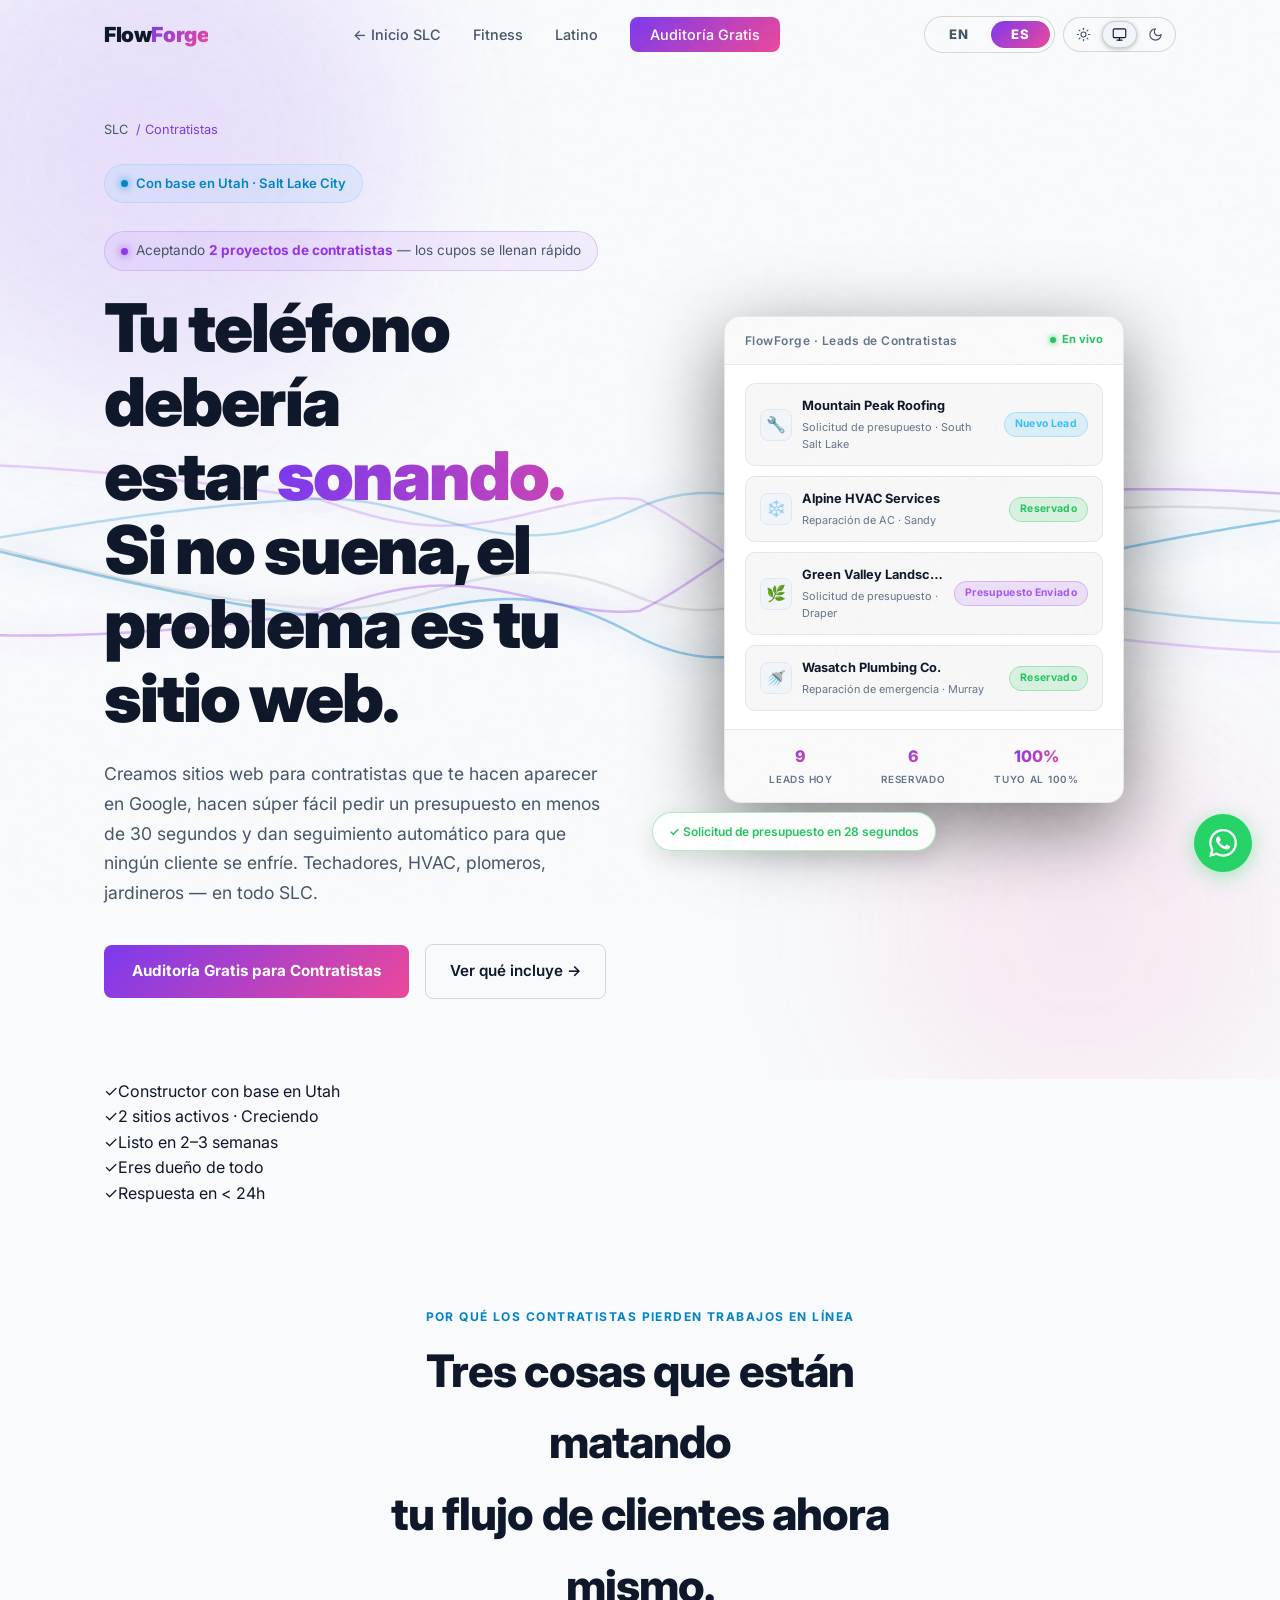
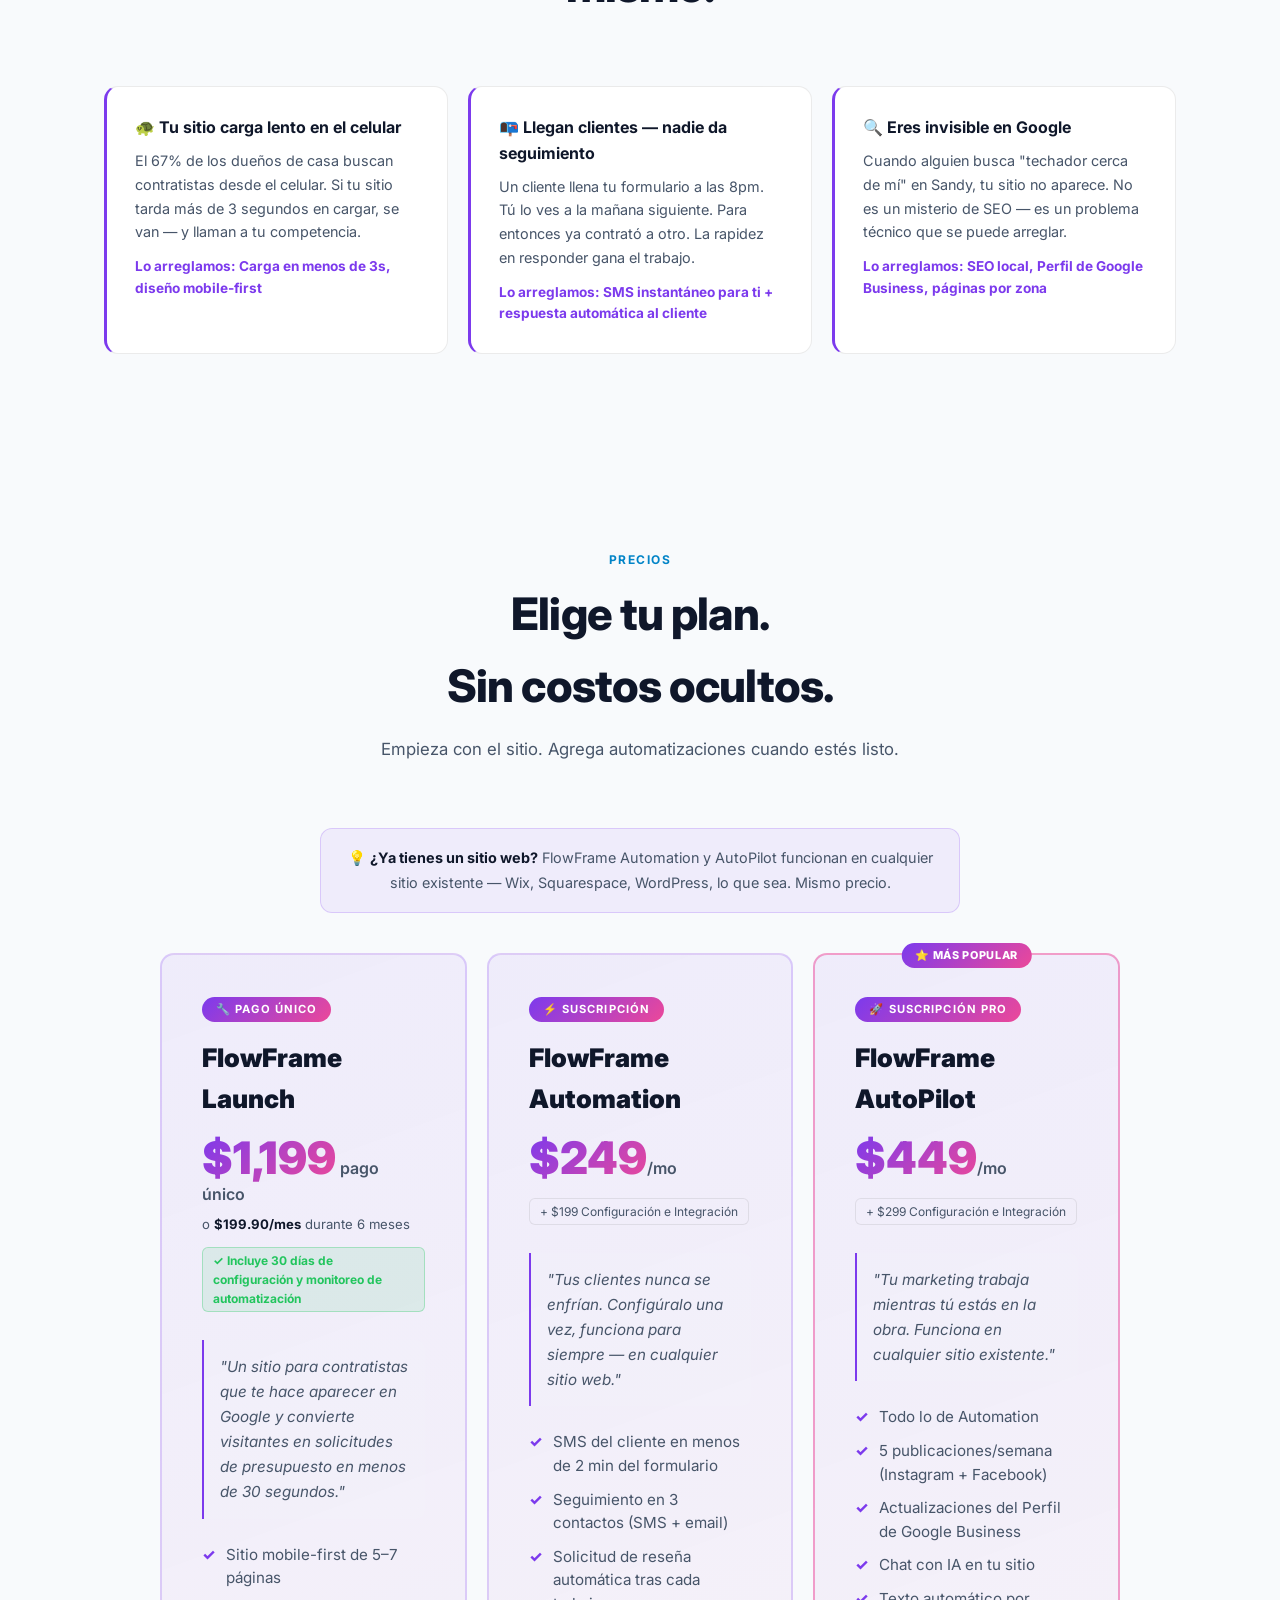
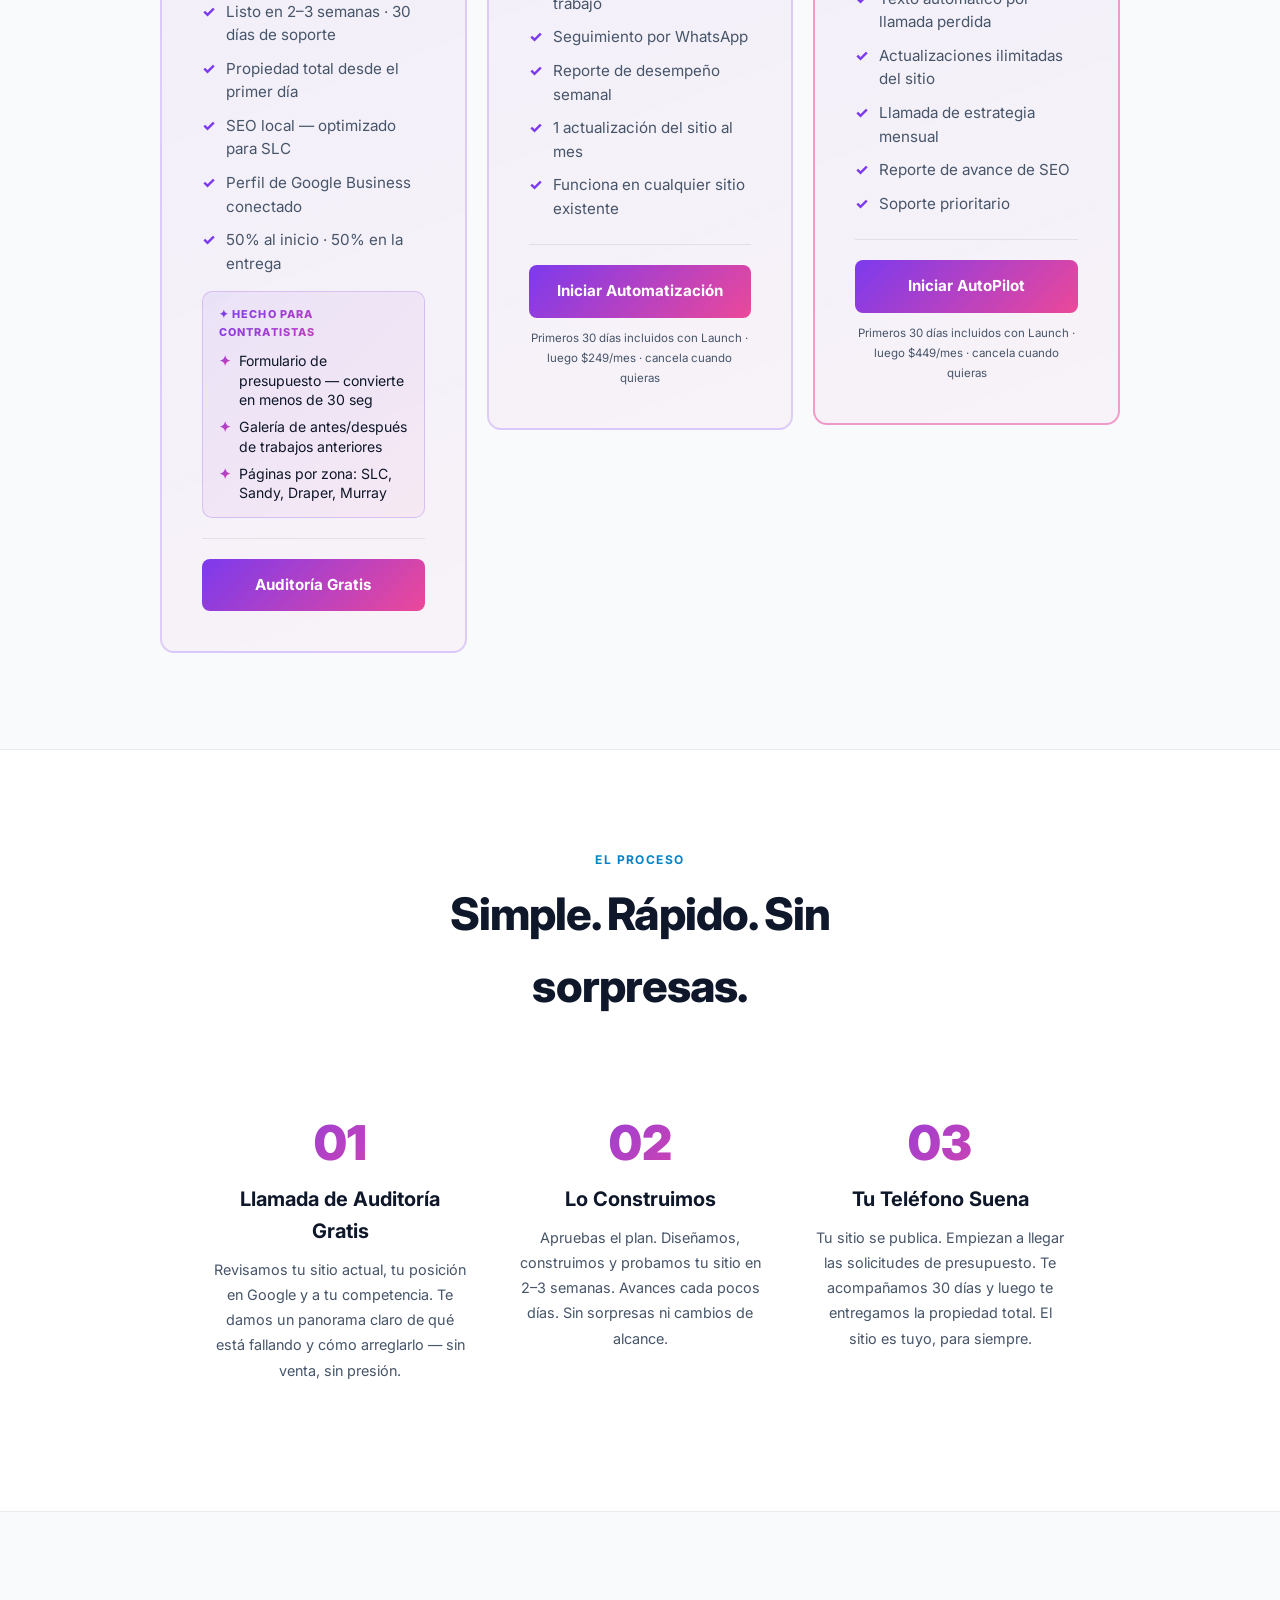
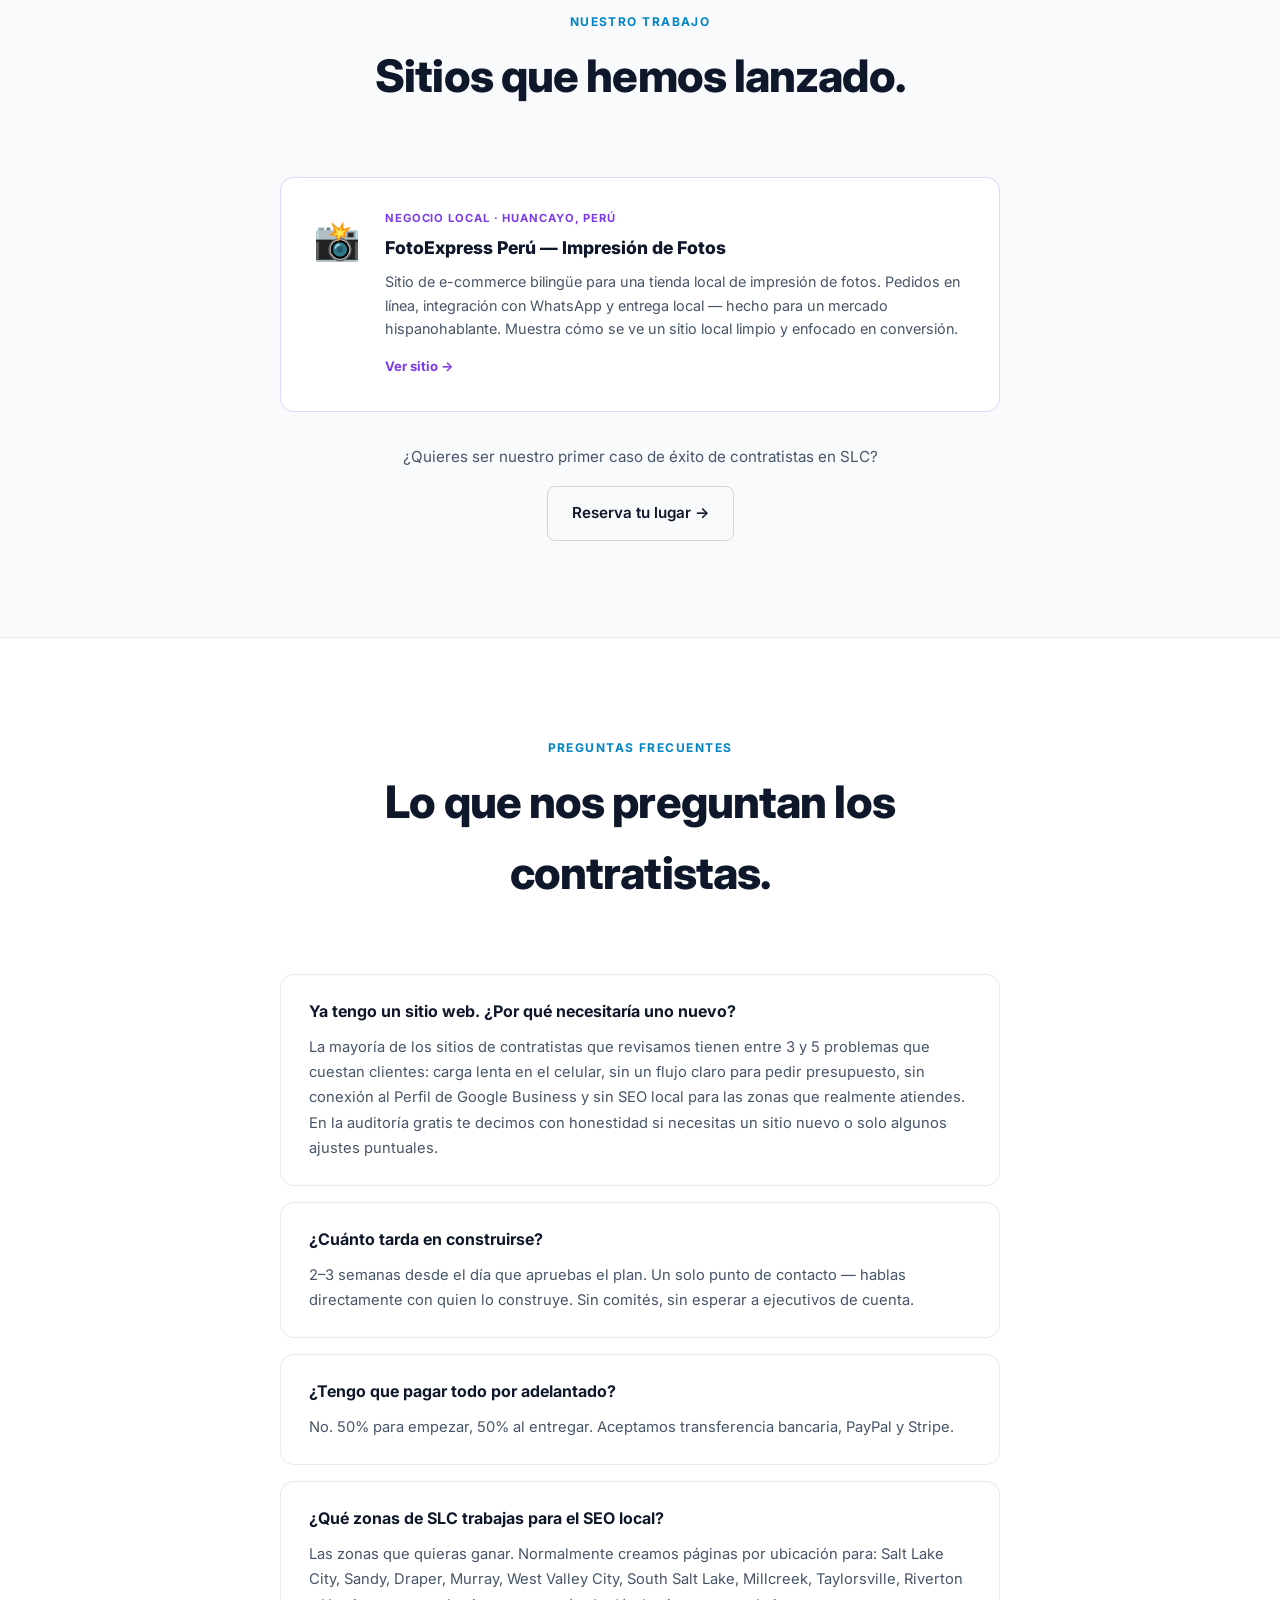
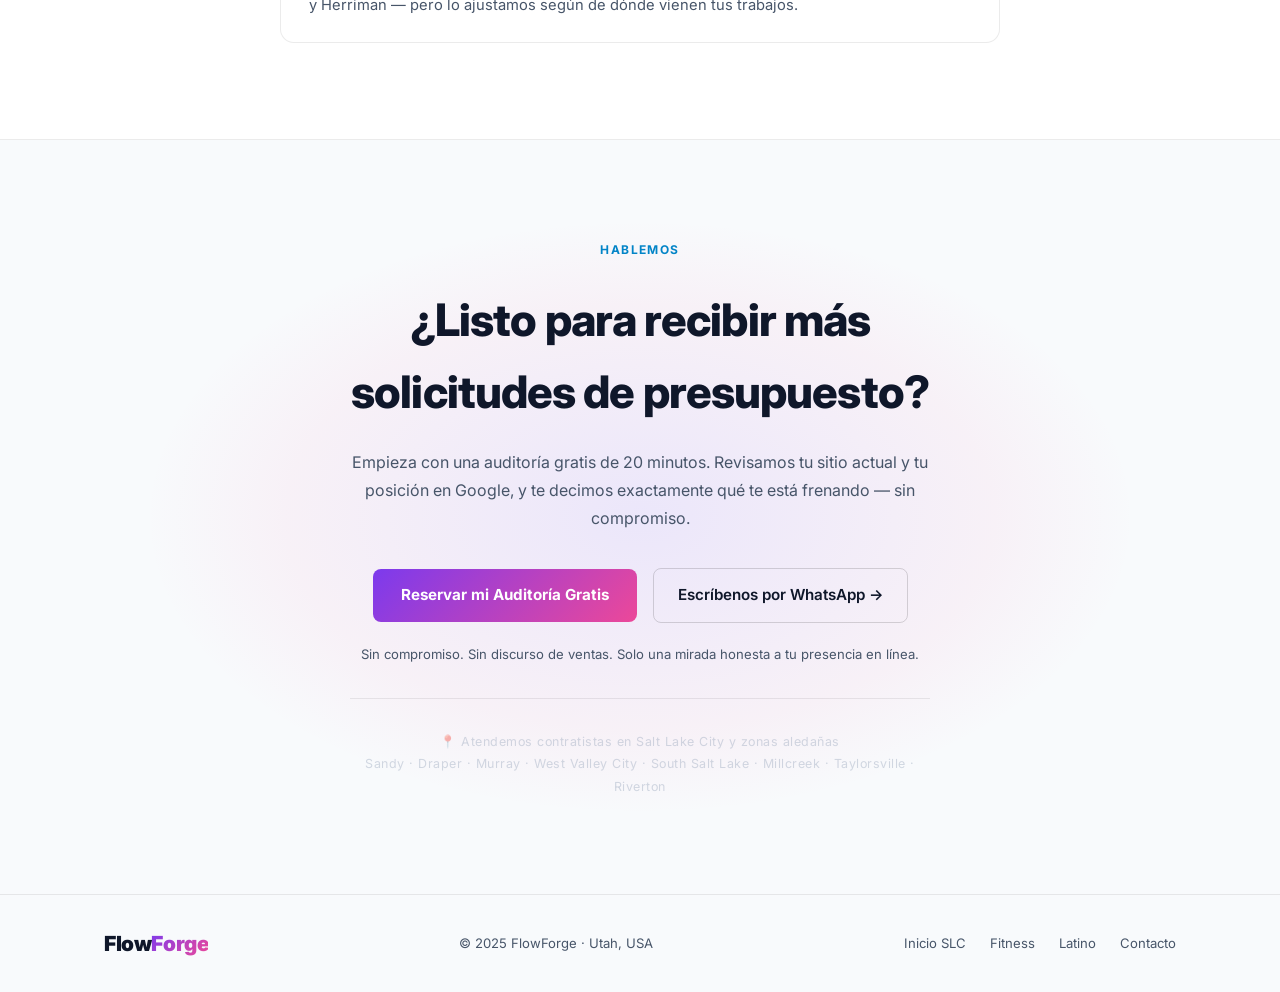
<file: slc/es/contractors.html>
<!DOCTYPE html>
<html lang="es" data-theme="auto">
<head>
  <!-- Google tag (gtag.js) -->
  <script async src="https://www.googletagmanager.com/gtag/js?id=G-CK4HRK4L4M"></script>
  <script>
    window.dataLayer = window.dataLayer || [];
    function gtag(){dataLayer.push(arguments);}
    gtag('js', new Date());
    gtag('config', 'G-CK4HRK4L4M');
  </script>
  <script>(function(){var t=localStorage.getItem('ff_theme')||'auto';document.documentElement.setAttribute('data-theme',t);})();</script>
  <meta charset="UTF-8">
  <meta name="viewport" content="width=device-width, initial-scale=1.0">
  <title>Sitios Web para Contratistas en Salt Lake City — FlowForge</title>
  <meta name="description" content="FlowForge crea sitios web para contratistas en Salt Lake City que te hacen aparecer en Google, generan solicitudes de presupuesto y dan seguimiento automático. Techadores, HVAC, plomeros, jardineros.">
  <link rel="preconnect" href="https://fonts.googleapis.com">
  <link rel="preconnect" href="https://fonts.gstatic.com" crossorigin>
  <link rel="preload" href="https://fonts.googleapis.com/css2?family=Inter:wght@300;400;500;600;700;800;900&display=swap" as="style" onload="this.onload=null;this.rel='stylesheet'">
  <noscript><link href="https://fonts.googleapis.com/css2?family=Inter:wght@300;400;500;600;700;800;900&display=swap" rel="stylesheet"></noscript>
    <link rel="canonical" href="https://flowforge-iota-umber.vercel.app/slc/es/contractors">
    <link rel="alternate" hreflang="en" href="https://flowforge-iota-umber.vercel.app/slc/contractors">
    <link rel="alternate" hreflang="es" href="https://flowforge-iota-umber.vercel.app/slc/es/contractors">
    <link rel="alternate" hreflang="x-default" href="https://flowforge-iota-umber.vercel.app/slc/contractors">
  <meta property="og:type" content="website">
  <meta property="og:title" content="Sitios Web para Contratistas en Salt Lake City — FlowForge">
  <meta property="og:image" content="https://flowforge-iota-umber.vercel.app/assets/og-image-slc.png">
  <meta name="twitter:image" content="https://flowforge-iota-umber.vercel.app/assets/og-image-slc.png">
  <meta property="og:description" content="FlowForge crea sitios web para contratistas en Salt Lake City que te hacen aparecer en Google, generan solicitudes de presupuesto y dan seguimiento automático. Techadores, HVAC, plomeros, jardineros.">
  <meta property="og:url" content="https://flowforge-iota-umber.vercel.app/slc/es/contractors">
  <meta name="twitter:card" content="summary_large_image">
  <meta name="twitter:title" content="Sitios Web para Contratistas en Salt Lake City — FlowForge">
  <meta name="twitter:description" content="FlowForge crea sitios web para contratistas en Salt Lake City que te hacen aparecer en Google, generan solicitudes de presupuesto y dan seguimiento automático. Techadores, HVAC, plomeros, jardineros.">
  <script type="application/ld+json">
  {
    "@context": "https://schema.org",
    "@type": "Service",
    "serviceType": "Contractor website design",
    "provider": {
      "@type": "ProfessionalService",
      "name": "FlowForge",
      "telephone": "+1-603-205-9425",
      "areaServed": "Salt Lake City, UT",
      "address": {
        "@type": "PostalAddress",
        "addressLocality": "Salt Lake City",
        "addressRegion": "UT",
        "addressCountry": "US"
      }
    },
    "areaServed": {
      "@type": "City",
      "name": "Salt Lake City"
    },
    "url": "https://flowforge-iota-umber.vercel.app/slc/es/contractors",
    "description": "FlowForge crea sitios web para contratistas en Salt Lake City que te hacen aparecer en Google, generan solicitudes de presupuesto y dan seguimiento automático. Techadores, HVAC, plomeros, jardineros."
  }
  </script>
  <link rel="stylesheet" href="/style.css">
<style>
:root {
  --bg:#07070e;--surface:#0d0d1a;--surface-2:#111127;
  --blue:#38bdf8;--purple:#a855f7;
  --blue-dim:rgba(56,189,248,0.15);--purple-dim:rgba(168,85,247,0.15);
  --gradient:linear-gradient(135deg,#7c3aed,#ec4899);
  --accent:#7c3aed;--accent-dim:rgba(124,58,237,0.15);
  --text:#f1f5f9;--muted:#94a3b8;
  --border:rgba(255,255,255,0.07);--border-h:rgba(255,255,255,0.14);
  --radius:14px;--radius-sm:8px;--shadow:0 4px 24px rgba(0,0,0,0.4);
}
[data-theme="light"] {
  --bg:#f8fafc;--surface:#ffffff;--surface-2:#f1f5f9;
  --text:#0f172a;--muted:#64748b;
  --border:rgba(0,0,0,0.08);--border-h:rgba(0,0,0,0.15);
  --accent-dim:rgba(124,58,237,0.1);--shadow:0 4px 24px rgba(0,0,0,0.12);
  --gradient:linear-gradient(135deg,#7c3aed,#ec4899) !important;
}
@media (prefers-color-scheme:light) {
  [data-theme="auto"] {
    --bg:#f8fafc;--surface:#ffffff;--surface-2:#f1f5f9;
    --text:#0f172a;--muted:#64748b;
    --border:rgba(0,0,0,0.08);--border-h:rgba(0,0,0,0.15);
    --accent-dim:rgba(124,58,237,0.1);--shadow:0 4px 24px rgba(0,0,0,0.12);
    --gradient:linear-gradient(135deg,#7c3aed,#ec4899) !important;
  }
}

/* ── ANIMATIONS ── */
@keyframes slc-gradient-shift {
  0%,100%{background-position:0% 50%} 50%{background-position:100% 50%}
}
@keyframes slc-btn-glow {
  0%,100%{box-shadow:0 0 20px rgba(124,58,237,0.4),0 4px 24px rgba(236,72,153,0.25)}
  50%{box-shadow:0 0 32px rgba(124,58,237,0.6),0 4px 32px rgba(236,72,153,0.4)}
}
@keyframes pulse-dot { 0%,100%{opacity:1} 50%{opacity:.4} }

.gradient-text {
  background:linear-gradient(270deg,#7c3aed,#ec4899,#7c3aed) !important;
  background-size:300% 300% !important;
  -webkit-background-clip:text !important;
  -webkit-text-fill-color:transparent !important;
  background-clip:text !important;
  animation:slc-gradient-shift 4s ease infinite !important;
}
.btn-primary { animation:slc-btn-glow 3s ease infinite; }
.hero-orb-1 { background:rgba(124,58,237,0.13) !important; }
.hero-orb-2 { background:rgba(236,72,153,0.09) !important; }
.step-num { color:var(--accent); }

/* ── NAV UTILS ── */
.nav-utils{display:flex;align-items:center;gap:8px;flex-shrink:0;}
.nav-lang-toggle{display:inline-flex;align-items:center;background:rgba(255,255,255,0.06);border:1px solid var(--border-h);border-radius:100px;padding:4px;gap:2px;}
.nav-lang-btn{padding:7px 20px;border-radius:100px;font-size:.82rem;font-weight:800;letter-spacing:.08em;border:none;cursor:pointer;background:transparent;color:var(--muted);font-family:inherit;transition:background .2s,color .2s;line-height:1;text-transform:uppercase;}
.nav-lang-btn.active{background:var(--gradient);color:#fff;}
#nav-lang-desktop{display:inline-flex;} .nav-lang-mobile{display:none !important;}
#theme-seg{display:inline-flex;} .theme-seg-mobile{display:none !important;}
#theme-seg .theme-seg-btn{padding:5px 9px;font-size:.8rem;}
.theme-seg{display:inline-flex;align-items:center;background:rgba(255,255,255,0.05);border:1px solid var(--border-h);border-radius:100px;padding:3px;gap:2px;}
.theme-seg-btn{padding:5px 11px;border-radius:100px;font-size:.72rem;font-weight:700;border:none;cursor:pointer;background:transparent;color:var(--muted);font-family:inherit;transition:background .2s,color .2s;white-space:nowrap;line-height:1;}
.theme-seg-btn.active{background:var(--surface-2);color:var(--text);border:1px solid var(--border-h);}
[data-theme="light"] .theme-seg-btn.active{background:rgba(0,0,0,0.08);}
@media (max-width:768px) {
  #nav-lang-desktop{display:none !important;} #theme-seg{display:none !important;}
  .nav-lang-mobile{display:inline-flex !important;} .theme-seg-mobile{display:inline-flex !important;}
  .nav-lang-mobile .nav-lang-btn{padding:5px 13px;font-size:.74rem;}
}
.nav-links{display:flex;align-items:center;gap:32px;list-style:none;}
@media (max-width:768px) {
  .nav-links{display:none !important;position:fixed;inset:0;flex-direction:column;align-items:center;justify-content:center;gap:32px;z-index:99;background:var(--bg);}
  .nav-links.open{display:flex !important;}
  .nav-links a{font-size:1.15rem;font-weight:600;color:var(--text);}
  .nav-links li{width:100%;text-align:center;display:flex;justify-content:center;}
  .hamburger{display:flex !important;z-index:100;}
}

/* ── BREADCRUMB ── */
.breadcrumb{display:flex;align-items:center;gap:8px;font-size:.8rem;color:var(--muted);margin-bottom:24px;}
.breadcrumb a{color:var(--muted);text-decoration:none;transition:color .2s;}
.breadcrumb a:hover{color:var(--accent);}
.breadcrumb span{color:var(--accent);}

/* ── PAIN CARDS ── */
.pain-grid{display:grid;grid-template-columns:repeat(3,1fr);gap:20px;margin-top:48px;}
.pain-card{background:var(--surface);border:1px solid var(--border);border-radius:var(--radius);padding:28px;border-left:3px solid var(--accent);}
.pain-card h3{font-size:1rem;color:var(--text);margin-bottom:8px;}
.pain-card p{font-size:.9rem;line-height:1.65;}
.pain-fix{margin-top:12px;font-size:.85rem;font-weight:700;color:var(--accent);}

/* ── DELIVERABLES ── */
.del-list-simple{list-style:none;display:flex;flex-direction:column;gap:10px;margin-top:24px;}
.del-list-simple li{font-size:.95rem;color:var(--muted);padding-left:24px;position:relative;line-height:1.55;}
.del-list-simple li::before{content:'✓';position:absolute;left:0;color:var(--accent);font-weight:800;}

/* ── SINGLE PRICING CARD ── */
.price-single{max-width:540px;margin:48px auto 0;background:var(--surface);border:2px solid rgba(124,58,237,0.45);border-radius:var(--radius);padding:40px;position:relative;background:linear-gradient(160deg,rgba(124,58,237,0.07),rgba(236,72,153,0.04));}
.price-tag{display:inline-block;font-size:.7rem;font-weight:700;letter-spacing:.1em;text-transform:uppercase;background:var(--gradient);color:#fff;padding:4px 14px;border-radius:100px;margin-bottom:16px;}
.price-name{font-size:1.6rem;font-weight:900;color:var(--text);margin-bottom:8px;}
.price-amount{font-size:2.8rem;font-weight:900;background:var(--gradient);-webkit-background-clip:text;-webkit-text-fill-color:transparent;background-clip:text;line-height:1;}
.price-period{font-size:1rem;font-weight:600;color:var(--muted);}
.price-desc{font-size:.95rem;color:var(--muted);line-height:1.65;margin:16px 0 24px;font-style:italic;padding:14px 16px;background:rgba(255,255,255,0.03);border-left:2px solid var(--accent);border-radius:0 var(--radius-sm) var(--radius-sm) 0;}

/* ── PROOF CARD ── */
.proof-card{background:var(--surface);border:1px solid var(--border);border-radius:var(--radius);padding:32px;display:flex;gap:24px;align-items:flex-start;max-width:720px;margin:48px auto 0;}
.proof-emoji{font-size:2.4rem;flex-shrink:0;}
.proof-type{font-size:.7rem;font-weight:700;color:var(--accent);letter-spacing:.08em;text-transform:uppercase;margin-bottom:6px;}
.proof-title{font-size:1.1rem;font-weight:800;color:var(--text);margin-bottom:8px;}
.proof-desc{font-size:.9rem;line-height:1.65;margin-bottom:12px;}
.proof-link{font-size:.82rem;font-weight:700;color:var(--accent);text-decoration:none;}
.proof-link:hover{text-decoration:underline;}

/* ── FAQ ── */
.faq-list{max-width:720px;margin:0 auto;display:flex;flex-direction:column;gap:16px;}
.faq-item{background:var(--surface);border:1px solid var(--border);border-radius:var(--radius);padding:24px 28px;}
.faq-q{font-size:1rem;font-weight:700;color:var(--text);margin-bottom:10px;}
.faq-a{font-size:.92rem;line-height:1.72;}

/* ── FINAL CTA ── */
.final-cta{text-align:center;position:relative;overflow:hidden;}
.final-cta-glow{position:absolute;width:1000px;height:600px;background:radial-gradient(ellipse,rgba(124,58,237,0.10) 0%,rgba(236,72,153,0.05) 50%,transparent 70%);top:50%;left:50%;transform:translate(-50%,-50%);pointer-events:none;}
.final-cta-inner{position:relative;z-index:1;max-width:580px;margin:0 auto;}
.final-micro{margin-top:20px;font-size:.82rem;color:var(--muted);}

/* ── LIGHT MODE ── */
[data-theme="light"] .proof-card,[data-theme="light"] .price-single{border-color:rgba(124,58,237,0.2);}
@media (prefers-color-scheme:light) {
  [data-theme="auto"] .proof-card,[data-theme="auto"] .price-single{border-color:rgba(124,58,237,0.2);}
}

/* ── RESPONSIVE ── */
@media (max-width:768px) {
  .pain-grid{grid-template-columns:1fr;}
  .proof-card{flex-direction:column;gap:16px;}
  .price-single{padding:28px 20px;}
  .hero-ctas .btn-primary,.hero-ctas .btn-ghost{width:100%;justify-content:center;}
  .slc-card{max-width:100%;}
  .pricing-grid{grid-template-columns:1fr !important;}
}
/* ── SLC Card (dark mode base) ── */
.slc-card{background:#0d0d1a;border:1px solid rgba(255,255,255,0.09);border-radius:16px;width:100%;max-width:400px;box-shadow:0 24px 80px rgba(0,0,0,0.5);overflow:hidden;}
.slc-card-header{display:flex;align-items:center;justify-content:space-between;padding:14px 20px;border-bottom:1px solid rgba(255,255,255,0.07);background:rgba(255,255,255,0.02);}
.slc-card-title{font-size:.75rem;color:#64748b;font-weight:600;letter-spacing:.04em;}
.slc-live{display:flex;align-items:center;gap:6px;font-size:.7rem;font-weight:700;color:#22c55e;}
.slc-live-dot{width:6px;height:6px;background:#22c55e;border-radius:50%;box-shadow:0 0 6px #22c55e;animation:pulse-dot 1.5s ease infinite;flex-shrink:0;}
.slc-card-body{padding:18px 20px;display:flex;flex-direction:column;gap:10px;}
.slc-lead-row{display:flex;align-items:center;justify-content:space-between;padding:12px 14px;background:rgba(255,255,255,0.04);border:1px solid rgba(255,255,255,0.08);border-radius:10px;gap:10px;}
.slc-lead-icon{font-size:1rem;width:32px;height:32px;background:rgba(255,255,255,0.06);border:1px solid rgba(255,255,255,0.08);border-radius:8px;display:flex;align-items:center;justify-content:center;flex-shrink:0;}
.slc-lead-info{flex:1;min-width:0;}
.slc-lead-name{font-size:.8rem;font-weight:700;color:#f1f5f9;white-space:nowrap;overflow:hidden;text-overflow:ellipsis;}
.slc-lead-sub{font-size:.68rem;color:#94a3b8;margin-top:2px;}
.slc-lead-pill{font-size:.65rem;font-weight:700;padding:3px 10px;border-radius:100px;letter-spacing:.03em;flex-shrink:0;}
.pill-new{background:rgba(56,189,248,0.15);color:#38bdf8;border:1px solid rgba(56,189,248,0.3);}
.pill-booked{background:rgba(34,197,94,0.15);color:#22c55e;border:1px solid rgba(34,197,94,0.3);}
.pill-quote{background:rgba(168,85,247,0.15);color:#a855f7;border:1px solid rgba(168,85,247,0.3);}
.slc-card-footer{display:flex;justify-content:space-around;padding:14px 20px;border-top:1px solid rgba(255,255,255,0.07);background:rgba(255,255,255,0.02);}
.slc-metric{display:flex;flex-direction:column;align-items:center;gap:2px;}
.slc-metric-num{font-size:1rem;font-weight:800;background:linear-gradient(135deg,#7c3aed,#ec4899);-webkit-background-clip:text;-webkit-text-fill-color:transparent;background-clip:text;}
.slc-metric-label{font-size:.62rem;color:#64748b;font-weight:600;text-transform:uppercase;letter-spacing:.07em;}
/* Light mode overrides for leads card */
[data-theme="light"] #leads-card,
[data-theme="auto"] #leads-card { --card-bg:#fff; --card-border:rgba(0,0,0,0.09); --row-bg:rgba(0,0,0,0.03); --row-border:rgba(0,0,0,0.07); --icon-bg:#f1f5f9; --icon-border:#e2e8f0; --name-color:#0f172a; --sub-color:#64748b; --header-bg:rgba(0,0,0,0.02); --footer-border:rgba(0,0,0,0.07); }
@media(prefers-color-scheme:dark){ [data-theme="auto"] #leads-card { --card-bg:#0d0d1a; --card-border:rgba(255,255,255,0.09); --row-bg:rgba(255,255,255,0.04); --row-border:rgba(255,255,255,0.08); --icon-bg:rgba(255,255,255,0.06); --icon-border:rgba(255,255,255,0.08); --name-color:#f1f5f9; --sub-color:#94a3b8; --header-bg:rgba(255,255,255,0.02); --footer-border:rgba(255,255,255,0.07); } }
[data-theme="dark"] #leads-card { --card-bg:#0d0d1a; --card-border:rgba(255,255,255,0.09); --row-bg:rgba(255,255,255,0.04); --row-border:rgba(255,255,255,0.08); --icon-bg:rgba(255,255,255,0.06); --icon-border:rgba(255,255,255,0.08); --name-color:#f1f5f9; --sub-color:#94a3b8; --header-bg:rgba(255,255,255,0.02); --footer-border:rgba(255,255,255,0.07); }
#leads-card { background:var(--card-bg,#0d0d1a) !important; border-color:var(--card-border,rgba(255,255,255,0.09)) !important; box-shadow:0 24px 80px rgba(0,0,0,0.5) !important; }
#leads-card > div:first-child { background:var(--header-bg,rgba(255,255,255,0.02)) !important; border-color:var(--footer-border,rgba(255,255,255,0.07)) !important; }
#leads-card > div:last-child { background:var(--header-bg,rgba(255,255,255,0.02)) !important; border-color:var(--footer-border,rgba(255,255,255,0.07)) !important; }
#leads-card > div:nth-child(2) > div { background:var(--row-bg,rgba(255,255,255,0.04)) !important; border-color:var(--row-border,rgba(255,255,255,0.08)) !important; }
#leads-card > div:nth-child(2) > div > div:first-child { background:var(--icon-bg,rgba(255,255,255,0.06)) !important; border-color:var(--icon-border,rgba(255,255,255,0.08)) !important; }
#leads-card > div:nth-child(2) > div > div > div:first-child { color:var(--name-color,#f1f5f9) !important; }
#leads-card > div:nth-child(2) > div > div > div:last-child { color:var(--sub-color,#94a3b8) !important; }
</style>
</head>
<body>

<nav class="nav" id="nav">
  <div class="container nav-inner">
    <a href="/" class="logo">Flow<span>Forge</span></a>
    <ul class="nav-links" id="nav-links">
      <li><a href="/slc/es">← Inicio SLC</a></li>
      <li><a href="/slc/es/fitness">Fitness</a></li>
      <li><a href="/slc/latino">Latino</a></li>
      <li><a href="#contact" class="btn-nav">Auditoría Gratis</a></li>
    </ul>
    <div class="nav-utils">
      <div class="nav-lang-toggle" id="nav-lang-desktop">
        <button class="nav-lang-btn" id="nav-btn-en" onclick="location.href='/slc/contractors'">EN</button>
        <button class="nav-lang-btn active" id="nav-btn-es" onclick="location.href='/slc/es/contractors'">ES</button>
      </div>
      <div class="nav-lang-toggle nav-lang-mobile">
        <button class="nav-lang-btn" id="nav-btn-en-m" onclick="location.href='/slc/contractors'">EN</button>
        <button class="nav-lang-btn active" id="nav-btn-es-m" onclick="location.href='/slc/es/contractors'">ES</button>
      </div>
      <div class="theme-seg" id="theme-seg">
        <button class="theme-seg-btn" data-theme-key="light" onclick="setTheme('light')"><svg class="svg-icon" viewBox="0 0 24 24" xmlns="http://www.w3.org/2000/svg" aria-hidden="true"><circle cx="12" cy="12" r="4"/><path d="M12 2v2"/><path d="M12 20v2"/><path d="m4.93 4.93 1.41 1.41"/><path d="m17.66 17.66 1.41 1.41"/><path d="M2 12h2"/><path d="M20 12h2"/><path d="m6.34 17.66-1.41 1.41"/><path d="m19.07 4.93-1.41 1.41"/></svg></button>
        <button class="theme-seg-btn active" data-theme-key="auto" onclick="setTheme('auto')"><svg class="svg-icon" viewBox="0 0 24 24" xmlns="http://www.w3.org/2000/svg" aria-hidden="true"><rect width="20" height="14" x="2" y="3" rx="2"/><line x1="8" x2="16" y1="21" y2="21"/><line x1="12" x2="12" y1="17" y2="21"/></svg></button>
        <button class="theme-seg-btn" data-theme-key="dark" onclick="setTheme('dark')"><svg class="svg-icon" viewBox="0 0 24 24" xmlns="http://www.w3.org/2000/svg" aria-hidden="true"><path d="M12 3a6 6 0 0 0 9 9 9 9 0 1 1-9-9Z"/></svg></button>
      </div>
      <div class="theme-seg theme-seg-mobile" id="theme-seg-mobile">
        <button class="theme-seg-btn" data-theme-key="light" onclick="setTheme('light')"><svg class="svg-icon" viewBox="0 0 24 24" xmlns="http://www.w3.org/2000/svg" aria-hidden="true"><circle cx="12" cy="12" r="4"/><path d="M12 2v2"/><path d="M12 20v2"/><path d="m4.93 4.93 1.41 1.41"/><path d="m17.66 17.66 1.41 1.41"/><path d="M2 12h2"/><path d="M20 12h2"/><path d="m6.34 17.66-1.41 1.41"/><path d="m19.07 4.93-1.41 1.41"/></svg></button>
        <button class="theme-seg-btn active" data-theme-key="auto" onclick="setTheme('auto')"><svg class="svg-icon" viewBox="0 0 24 24" xmlns="http://www.w3.org/2000/svg" aria-hidden="true"><rect width="20" height="14" x="2" y="3" rx="2"/><line x1="8" x2="16" y1="21" y2="21"/><line x1="12" x2="12" y1="17" y2="21"/></svg></button>
        <button class="theme-seg-btn" data-theme-key="dark" onclick="setTheme('dark')"><svg class="svg-icon" viewBox="0 0 24 24" xmlns="http://www.w3.org/2000/svg" aria-hidden="true"><path d="M12 3a6 6 0 0 0 9 9 9 9 0 1 1-9-9Z"/></svg></button>
      </div>
      <button class="hamburger" id="hamburger" aria-label="Menu"><span></span><span></span><span></span></button>
    </div>
  </div>
</nav>

<!-- HERO -->
<section class="hero">
  <div class="hero-orb hero-orb-1"></div>
  <div class="hero-orb hero-orb-2"></div>
  <canvas class="hero-waves" aria-hidden="true"></canvas>
  <div class="container hero-layout">
    <div class="hero-text">
      <div class="breadcrumb">
        <a href="/slc/es">SLC</a>
        <span>/ Contratistas</span>
      </div>
      <div class="badge reveal"><span class="badge-dot"></span><span>Con base en Utah · Salt Lake City</span></div>
      <div class="urgency-badge reveal"><span class="urgency-dot"></span><span>Aceptando <strong>2 proyectos de contratistas</strong> — los cupos se llenan rápido</span></div>
      <h1 class="reveal reveal-delay-1">Tu teléfono debería<br>estar <span class="gradient-text">sonando.</span><br>Si no suena, el<br>problema es tu sitio web.</h1>
      <p class="hero-sub reveal reveal-delay-2">Creamos sitios web para contratistas que te hacen aparecer en Google, hacen súper fácil pedir un presupuesto en menos de 30 segundos y dan seguimiento automático para que ningún cliente se enfríe. Techadores, HVAC, plomeros, jardineros — en todo SLC.</p>
      <div class="hero-ctas reveal reveal-delay-3">
        <a href="#contact" class="btn-primary">Auditoría Gratis para Contratistas</a>
        <a href="#what-you-get" class="btn-ghost">Ver qué incluye →</a>
      </div>
    </div>
    <div class="hero-visual">
      <!-- Contractor leads card — inline styles only to prevent WAAPI targeting -->
      <div id="leads-card" style="background:#0d0d1a;border:1px solid rgba(255,255,255,0.09);border-radius:16px;width:100%;max-width:400px;box-shadow:0 24px 80px rgba(0,0,0,0.5);overflow:hidden;font-family:inherit;">
        <!-- header -->
        <div style="display:flex;align-items:center;justify-content:space-between;padding:14px 20px;border-bottom:1px solid rgba(255,255,255,0.07);background:rgba(255,255,255,0.02);">
          <span style="font-size:.75rem;color:#64748b;font-weight:600;letter-spacing:.04em;">FlowForge · Leads de Contratistas</span>
          <span style="display:flex;align-items:center;gap:6px;font-size:.7rem;font-weight:700;color:#22c55e;">
            <span style="width:6px;height:6px;background:#22c55e;border-radius:50%;box-shadow:0 0 6px #22c55e;display:inline-block;animation:pulse-dot 1.5s ease infinite;flex-shrink:0;"></span>En vivo
          </span>
        </div>
        <!-- body -->
        <div style="padding:18px 20px;display:flex;flex-direction:column;gap:10px;">
          <!-- row 1 -->
          <div style="display:flex;align-items:center;gap:10px;padding:12px 14px;background:rgba(255,255,255,0.04);border:1px solid rgba(255,255,255,0.08);border-radius:10px;">
            <div style="font-size:1rem;width:32px;height:32px;background:rgba(255,255,255,0.06);border:1px solid rgba(255,255,255,0.08);border-radius:8px;display:flex;align-items:center;justify-content:center;flex-shrink:0;">🔧</div>
            <div style="flex:1;min-width:0;">
              <div style="font-size:.8rem;font-weight:700;color:#f1f5f9;white-space:nowrap;overflow:hidden;text-overflow:ellipsis;">Mountain Peak Roofing</div>
              <div style="font-size:.68rem;color:#94a3b8;margin-top:2px;">Solicitud de presupuesto · South Salt Lake</div>
            </div>
            <span style="font-size:.65rem;font-weight:700;padding:3px 10px;border-radius:100px;letter-spacing:.03em;flex-shrink:0;background:rgba(56,189,248,0.15);color:#38bdf8;border:1px solid rgba(56,189,248,0.3);">Nuevo Lead</span>
          </div>
          <!-- row 2 -->
          <div style="display:flex;align-items:center;gap:10px;padding:12px 14px;background:rgba(255,255,255,0.04);border:1px solid rgba(255,255,255,0.08);border-radius:10px;">
            <div style="font-size:1rem;width:32px;height:32px;background:rgba(255,255,255,0.06);border:1px solid rgba(255,255,255,0.08);border-radius:8px;display:flex;align-items:center;justify-content:center;flex-shrink:0;">❄️</div>
            <div style="flex:1;min-width:0;">
              <div style="font-size:.8rem;font-weight:700;color:#f1f5f9;white-space:nowrap;overflow:hidden;text-overflow:ellipsis;">Alpine HVAC Services</div>
              <div style="font-size:.68rem;color:#94a3b8;margin-top:2px;">Reparación de AC · Sandy</div>
            </div>
            <span style="font-size:.65rem;font-weight:700;padding:3px 10px;border-radius:100px;letter-spacing:.03em;flex-shrink:0;background:rgba(34,197,94,0.15);color:#22c55e;border:1px solid rgba(34,197,94,0.3);">Reservado</span>
          </div>
          <!-- row 3 -->
          <div style="display:flex;align-items:center;gap:10px;padding:12px 14px;background:rgba(255,255,255,0.04);border:1px solid rgba(255,255,255,0.08);border-radius:10px;">
            <div style="font-size:1rem;width:32px;height:32px;background:rgba(255,255,255,0.06);border:1px solid rgba(255,255,255,0.08);border-radius:8px;display:flex;align-items:center;justify-content:center;flex-shrink:0;">🌿</div>
            <div style="flex:1;min-width:0;">
              <div style="font-size:.8rem;font-weight:700;color:#f1f5f9;white-space:nowrap;overflow:hidden;text-overflow:ellipsis;">Green Valley Landscaping</div>
              <div style="font-size:.68rem;color:#94a3b8;margin-top:2px;">Solicitud de presupuesto · Draper</div>
            </div>
            <span style="font-size:.65rem;font-weight:700;padding:3px 10px;border-radius:100px;letter-spacing:.03em;flex-shrink:0;background:rgba(168,85,247,0.15);color:#a855f7;border:1px solid rgba(168,85,247,0.3);">Presupuesto Enviado</span>
          </div>
          <!-- row 4 -->
          <div style="display:flex;align-items:center;gap:10px;padding:12px 14px;background:rgba(255,255,255,0.04);border:1px solid rgba(255,255,255,0.08);border-radius:10px;">
            <div style="font-size:1rem;width:32px;height:32px;background:rgba(255,255,255,0.06);border:1px solid rgba(255,255,255,0.08);border-radius:8px;display:flex;align-items:center;justify-content:center;flex-shrink:0;">🚿</div>
            <div style="flex:1;min-width:0;">
              <div style="font-size:.8rem;font-weight:700;color:#f1f5f9;white-space:nowrap;overflow:hidden;text-overflow:ellipsis;">Wasatch Plumbing Co.</div>
              <div style="font-size:.68rem;color:#94a3b8;margin-top:2px;">Reparación de emergencia · Murray</div>
            </div>
            <span style="font-size:.65rem;font-weight:700;padding:3px 10px;border-radius:100px;letter-spacing:.03em;flex-shrink:0;background:rgba(34,197,94,0.15);color:#22c55e;border:1px solid rgba(34,197,94,0.3);">Reservado</span>
          </div>
        </div>
        <!-- footer / metrics -->
        <div id="leads-footer" style="display:flex;justify-content:space-around;padding:14px 20px;border-top:1px solid rgba(255,255,255,0.07);background:rgba(255,255,255,0.02);">
          <div style="display:flex;flex-direction:column;align-items:center;gap:2px;">
            <span id="metric-leads" style="font-size:1rem;font-weight:800;background:linear-gradient(135deg,#7c3aed,#ec4899);-webkit-background-clip:text;-webkit-text-fill-color:transparent;background-clip:text;">9</span>
            <span style="font-size:.62rem;color:#64748b;font-weight:600;text-transform:uppercase;letter-spacing:.07em;">Leads Hoy</span>
          </div>
          <div style="display:flex;flex-direction:column;align-items:center;gap:2px;">
            <span id="metric-booked" style="font-size:1rem;font-weight:800;background:linear-gradient(135deg,#7c3aed,#ec4899);-webkit-background-clip:text;-webkit-text-fill-color:transparent;background-clip:text;">6</span>
            <span style="font-size:.62rem;color:#64748b;font-weight:600;text-transform:uppercase;letter-spacing:.07em;">Reservado</span>
          </div>
          <div style="display:flex;flex-direction:column;align-items:center;gap:2px;">
            <span id="metric-own" style="font-size:1rem;font-weight:800;background:linear-gradient(135deg,#7c3aed,#ec4899);-webkit-background-clip:text;-webkit-text-fill-color:transparent;background-clip:text;">100%</span>
            <span style="font-size:.62rem;color:#64748b;font-weight:600;text-transform:uppercase;letter-spacing:.07em;">Tuyo al 100%</span>
          </div>
        </div>
      </div>
      <div class="hv-badge hv-badge-1" style="top:auto;right:auto;bottom:-16px;left:-20px;">✓ Solicitud de presupuesto en 28 segundos</div>
    </div>
  </div>
</section>

<!-- TRUST BAR -->
<div class="trust-bar">
  <div class="container trust-inner">
    <div class="trust-item"><span class="trust-check">✓</span><span>Constructor con base en Utah</span></div>
    <div class="trust-div"></div>
    <div class="trust-item"><span class="trust-check">✓</span><span>2 sitios activos · Creciendo</span></div>
    <div class="trust-div"></div>
    <div class="trust-item"><span class="trust-check">✓</span><span>Listo en 2–3 semanas</span></div>
    <div class="trust-div"></div>
    <div class="trust-item"><span class="trust-check">✓</span><span>Eres dueño de todo</span></div>
    <div class="trust-div"></div>
    <div class="trust-item"><span class="trust-check">✓</span><span>Respuesta en &lt; 24h</span></div>
  </div>
</div>

<!-- PAIN POINTS -->
<section class="section" id="pain">
  <div class="container">
    <div class="section-header reveal">
      <span class="label">Por qué los contratistas pierden trabajos en línea</span>
      <h2>Tres cosas que están matando<br>tu flujo de clientes ahora mismo.</h2>
    </div>
    <div class="pain-grid">
      <div class="pain-card reveal">
        <h3>🐢 Tu sitio carga lento en el celular</h3>
        <p>El 67% de los dueños de casa buscan contratistas desde el celular. Si tu sitio tarda más de 3 segundos en cargar, se van — y llaman a tu competencia.</p>
        <div class="pain-fix">Lo arreglamos: Carga en menos de 3s, diseño mobile-first</div>
      </div>
      <div class="pain-card reveal">
        <h3>📭 Llegan clientes — nadie da seguimiento</h3>
        <p>Un cliente llena tu formulario a las 8pm. Tú lo ves a la mañana siguiente. Para entonces ya contrató a otro. La rapidez en responder gana el trabajo.</p>
        <div class="pain-fix">Lo arreglamos: SMS instantáneo para ti + respuesta automática al cliente</div>
      </div>
      <div class="pain-card reveal">
        <h3>🔍 Eres invisible en Google</h3>
        <p>Cuando alguien busca "techador cerca de mí" en Sandy, tu sitio no aparece. No es un misterio de SEO — es un problema técnico que se puede arreglar.</p>
        <div class="pain-fix">Lo arreglamos: SEO local, Perfil de Google Business, páginas por zona</div>
      </div>
    </div>
  </div>
</section>

<!-- WHAT YOU GET -->

<!-- PRICING -->
<section class="section" id="pricing">
  <div class="container">
    <div class="section-header reveal">
      <span class="label">Precios</span>
      <h2>Elige tu plan.<br>Sin costos ocultos.</h2>
      <p>Empieza con el sitio. Agrega automatizaciones cuando estés listo.</p>
    </div>
    <div style="max-width:640px;margin:0 auto 40px;text-align:center;padding:16px 24px;background:rgba(124,58,237,0.07);border:1px solid rgba(124,58,237,0.2);border-radius:12px;" class="reveal">
      <p style="font-size:.9rem;color:var(--muted);margin:0;">💡 <strong style="color:var(--text);">¿Ya tienes un sitio web?</strong> FlowFrame Automation y AutoPilot funcionan en cualquier sitio existente — Wix, Squarespace, WordPress, lo que sea. Mismo precio.</p>
    </div>
    <div style="display:grid;grid-template-columns:repeat(3,1fr);gap:20px;max-width:960px;margin:0 auto;" class="pricing-grid">

      <!-- FlowFrame Launch -->
      <div class="price-single reveal" style="margin:0;max-width:none;">
        <div class="price-tag">🔧 Pago Único</div>
        <div class="price-name">FlowFrame Launch</div>
        <div style="margin:16px 0 0;"><span class="price-amount">$1,199</span><span class="price-period"> pago único</span></div>
        <div style="font-size:.82rem;color:var(--muted);margin:6px 0 12px;">o <strong style="color:var(--text);font-weight:700;">$199.90/mes</strong> durante 6 meses</div>
        <div style="display:inline-block;font-size:.75rem;font-weight:700;color:#22c55e;background:rgba(34,197,94,0.1);border:1px solid rgba(34,197,94,0.3);border-radius:6px;padding:3px 10px;margin-bottom:12px;">✓ Incluye 30 días de configuración y monitoreo de automatización</div>
        <div class="price-desc">"Un sitio para contratistas que te hace aparecer en Google y convierte visitantes en solicitudes de presupuesto en menos de 30 segundos."</div>
        <ul class="del-list-simple">
          <li>Sitio mobile-first de 5–7 páginas</li>
          <li>Listo en 2–3 semanas · 30 días de soporte</li>
          <li>Propiedad total desde el primer día</li>
          <li>SEO local — optimizado para SLC</li>
          <li>Perfil de Google Business conectado</li>
          <li>50% al inicio · 50% en la entrega</li>
        </ul>
        <!-- Contractor-specific extras -->
        <div style="margin-top:16px;padding:14px 16px;background:linear-gradient(135deg,rgba(124,58,237,0.08),rgba(236,72,153,0.05));border:1px solid rgba(124,58,237,0.22);border-radius:10px;">
          <div style="font-size:.68rem;font-weight:800;letter-spacing:.1em;text-transform:uppercase;background:linear-gradient(135deg,#7c3aed,#ec4899);-webkit-background-clip:text;-webkit-text-fill-color:transparent;background-clip:text;margin-bottom:10px;">✦ Hecho para contratistas</div>
          <ul style="list-style:none;margin:0;padding:0;display:flex;flex-direction:column;gap:7px;">
            <li style="font-size:.88rem;color:var(--text);padding-left:20px;position:relative;line-height:1.4;"><span style="position:absolute;left:0;background:linear-gradient(135deg,#7c3aed,#ec4899);-webkit-background-clip:text;-webkit-text-fill-color:transparent;background-clip:text;font-weight:800;">✦</span>Formulario de presupuesto — convierte en menos de 30 seg</li>
            <li style="font-size:.88rem;color:var(--text);padding-left:20px;position:relative;line-height:1.4;"><span style="position:absolute;left:0;background:linear-gradient(135deg,#7c3aed,#ec4899);-webkit-background-clip:text;-webkit-text-fill-color:transparent;background-clip:text;font-weight:800;">✦</span>Galería de antes/después de trabajos anteriores</li>
            <li style="font-size:.88rem;color:var(--text);padding-left:20px;position:relative;line-height:1.4;"><span style="position:absolute;left:0;background:linear-gradient(135deg,#7c3aed,#ec4899);-webkit-background-clip:text;-webkit-text-fill-color:transparent;background-clip:text;font-weight:800;">✦</span>Páginas por zona: SLC, Sandy, Draper, Murray</li>
          </ul>
        </div>
        <div style="margin-top:20px;padding-top:20px;border-top:1px solid var(--border);">
          <a href="#contact" class="btn-primary" style="text-align:center;display:block;">Auditoría Gratis</a>
        </div>
      </div>

      <!-- FlowFrame Automation -->
      <div class="price-single reveal reveal-delay-1" style="margin:0;max-width:none;">
        <div class="price-tag">⚡ Suscripción</div>
        <div class="price-name">FlowFrame Automation</div>
        <div style="margin:16px 0;"><span class="price-amount">$249</span><span class="price-period">/mo</span></div>
        <div style="display:inline-block;font-size:.75rem;color:var(--muted);background:rgba(255,255,255,0.04);border:1px solid var(--border);border-radius:6px;padding:3px 10px;margin-bottom:12px;">+ $199 Configuración e Integración</div>
        <div class="price-desc">"Tus clientes nunca se enfrían. Configúralo una vez, funciona para siempre — en cualquier sitio web."</div>
        <ul class="del-list-simple">
          <li>SMS del cliente en menos de 2 min del formulario</li>
          <li>Seguimiento en 3 contactos (SMS + email)</li>
          <li>Solicitud de reseña automática tras cada trabajo</li>
          <li>Seguimiento por WhatsApp</li>
          <li>Reporte de desempeño semanal</li>
          <li>1 actualización del sitio al mes</li>
          <li>Funciona en cualquier sitio existente</li>
        </ul>
        <div style="margin-top:24px;padding-top:20px;border-top:1px solid var(--border);">
          <a href="#contact" class="btn-primary" style="text-align:center;display:block;">Iniciar Automatización</a>
          <p style="font-size:.72rem;color:var(--muted);text-align:center;margin-top:10px;">Primeros 30 días incluidos con Launch · luego $249/mes · cancela cuando quieras</p>
        </div>
      </div>

      <!-- FlowFrame AutoPilot -->
      <div class="price-single reveal reveal-delay-2" style="margin:0;max-width:none;border-color:rgba(236,72,153,0.5);position:relative;">
        <div style="position:absolute;top:-12px;left:50%;transform:translateX(-50%);background:linear-gradient(135deg,#7c3aed,#ec4899);color:#fff;font-size:.68rem;font-weight:800;padding:4px 14px;border-radius:100px;white-space:nowrap;letter-spacing:.06em;">⭐ MÁS POPULAR</div>
        <div class="price-tag">🚀 Suscripción Pro</div>
        <div class="price-name">FlowFrame AutoPilot</div>
        <div style="margin:16px 0;"><span class="price-amount">$449</span><span class="price-period">/mo</span></div>
        <div style="display:inline-block;font-size:.75rem;color:var(--muted);background:rgba(255,255,255,0.04);border:1px solid var(--border);border-radius:6px;padding:3px 10px;margin-bottom:12px;">+ $299 Configuración e Integración</div>
        <div class="price-desc">"Tu marketing trabaja mientras tú estás en la obra. Funciona en cualquier sitio existente."</div>
        <ul class="del-list-simple">
          <li>Todo lo de Automation</li>
          <li>5 publicaciones/semana (Instagram + Facebook)</li>
          <li>Actualizaciones del Perfil de Google Business</li>
          <li>Chat con IA en tu sitio</li>
          <li>Texto automático por llamada perdida</li>
          <li>Actualizaciones ilimitadas del sitio</li>
          <li>Llamada de estrategia mensual</li>
          <li>Reporte de avance de SEO</li>
          <li>Soporte prioritario</li>
        </ul>
        <div style="margin-top:24px;padding-top:20px;border-top:1px solid var(--border);">
          <a href="#contact" class="btn-primary" style="text-align:center;display:block;">Iniciar AutoPilot</a>
          <p style="font-size:.72rem;color:var(--muted);text-align:center;margin-top:10px;">Primeros 30 días incluidos con Launch · luego $449/mes · cancela cuando quieras</p>
        </div>
      </div>

    </div>
  </div>
</section>

<!-- PROCESS -->
<section class="section" style="background:var(--surface);border-top:1px solid var(--border);border-bottom:1px solid var(--border);">
  <div class="container">
    <div class="section-header reveal">
      <span class="label">El proceso</span>
      <h2>Simple. Rápido. Sin sorpresas.</h2>
    </div>
    <div class="steps" style="max-width:960px;margin:48px auto 0;">
      <div class="step reveal">
        <div class="step-num">01</div>
        <div class="step-content">
          <h3 class="step-title">Llamada de Auditoría Gratis</h3>
          <p class="step-desc">Revisamos tu sitio actual, tu posición en Google y a tu competencia. Te damos un panorama claro de qué está fallando y cómo arreglarlo — sin venta, sin presión.</p>
        </div>
      </div>
      <div class="step reveal">
        <div class="step-num">02</div>
        <div class="step-content">
          <h3 class="step-title">Lo Construimos</h3>
          <p class="step-desc">Apruebas el plan. Diseñamos, construimos y probamos tu sitio en 2–3 semanas. Avances cada pocos días. Sin sorpresas ni cambios de alcance.</p>
        </div>
      </div>
      <div class="step reveal">
        <div class="step-num">03</div>
        <div class="step-content">
          <h3 class="step-title">Tu Teléfono Suena</h3>
          <p class="step-desc">Tu sitio se publica. Empiezan a llegar las solicitudes de presupuesto. Te acompañamos 30 días y luego te entregamos la propiedad total. El sitio es tuyo, para siempre.</p>
        </div>
      </div>
    </div>
  </div>
</section>

<!-- PROOF -->
<section class="section">
  <div class="container">
    <div class="section-header reveal">
      <span class="label">Nuestro trabajo</span>
      <h2>Sitios que hemos lanzado.</h2>
    </div>
    <div class="proof-card reveal">
      <div class="proof-emoji">📸</div>
      <div>
        <div class="proof-type">Negocio Local · Huancayo, Perú</div>
        <div class="proof-title">FotoExpress Perú — Impresión de Fotos</div>
        <p class="proof-desc">Sitio de e-commerce bilingüe para una tienda local de impresión de fotos. Pedidos en línea, integración con WhatsApp y entrega local — hecho para un mercado hispanohablante. Muestra cómo se ve un sitio local limpio y enfocado en conversión.</p>
        <a href="https://fotoexpress-peru.vercel.app/" target="_blank" rel="noopener" class="proof-link">Ver sitio →</a>
      </div>
    </div>
    <div style="text-align:center;margin-top:32px;" class="reveal">
      <p style="font-size:.95rem;color:var(--muted);margin-bottom:16px;">¿Quieres ser nuestro primer caso de éxito de contratistas en SLC?</p>
      <a href="#contact" class="btn-ghost">Reserva tu lugar →</a>
    </div>
  </div>
</section>

<!-- FAQ -->
<section class="section" style="background:var(--surface);border-top:1px solid var(--border);border-bottom:1px solid var(--border);">
  <div class="container">
    <div class="section-header reveal">
      <span class="label">Preguntas frecuentes</span>
      <h2>Lo que nos preguntan los contratistas.</h2>
    </div>
    <div class="faq-list" style="margin-top:48px;">
      <div class="faq-item reveal">
        <div class="faq-q">Ya tengo un sitio web. ¿Por qué necesitaría uno nuevo?</div>
        <div class="faq-a">La mayoría de los sitios de contratistas que revisamos tienen entre 3 y 5 problemas que cuestan clientes: carga lenta en el celular, sin un flujo claro para pedir presupuesto, sin conexión al Perfil de Google Business y sin SEO local para las zonas que realmente atiendes. En la auditoría gratis te decimos con honestidad si necesitas un sitio nuevo o solo algunos ajustes puntuales.</div>
      </div>
      <div class="faq-item reveal">
        <div class="faq-q">¿Cuánto tarda en construirse?</div>
        <div class="faq-a">2–3 semanas desde el día que apruebas el plan. Un solo punto de contacto — hablas directamente con quien lo construye. Sin comités, sin esperar a ejecutivos de cuenta.</div>
      </div>
      <div class="faq-item reveal">
        <div class="faq-q">¿Tengo que pagar todo por adelantado?</div>
        <div class="faq-a">No. 50% para empezar, 50% al entregar. Aceptamos transferencia bancaria, PayPal y Stripe.</div>
      </div>
      <div class="faq-item reveal">
        <div class="faq-q">¿Qué zonas de SLC trabajas para el SEO local?</div>
        <div class="faq-a">Las zonas que quieras ganar. Normalmente creamos páginas por ubicación para: Salt Lake City, Sandy, Draper, Murray, West Valley City, South Salt Lake, Millcreek, Taylorsville, Riverton y Herriman — pero lo ajustamos según de dónde vienen tus trabajos.</div>
      </div>
    </div>
  </div>
</section>

<!-- FINAL CTA -->
<section id="contact" class="section final-cta">
  <div class="final-cta-glow"></div>
  <div class="container">
    <div class="final-cta-inner reveal">
      <span class="label">Hablemos</span>
      <h2 style="margin:16px 0 20px;">¿Listo para recibir más<br>solicitudes de presupuesto?</h2>
      <p style="font-size:1rem;margin-bottom:36px;">Empieza con una auditoría gratis de 20 minutos. Revisamos tu sitio actual y tu posición en Google, y te decimos exactamente qué te está frenando — sin compromiso.</p>
      <div class="final-cta-btns" style="display:flex;align-items:center;justify-content:center;gap:16px;flex-wrap:wrap;">
        <a href="mailto:hello@flowforge.com?subject=Free Contractor Audit — SLC" class="btn-primary">Reservar mi Auditoría Gratis</a>
        <a href="https://wa.me/16032059425?text=Hi%20FlowForge!%20I%27m%20a%20contractor%20in%20SLC%20and%20I%27d%20like%20a%20free%20site%20audit." target="_blank" rel="noopener" class="btn-ghost">Escríbenos por WhatsApp →</a>
      </div>
      <p class="final-micro">Sin compromiso. Sin discurso de ventas. Solo una mirada honesta a tu presencia en línea.</p>
      <div style="margin-top:32px;padding-top:32px;border-top:1px solid var(--border);font-size:.78rem;color:rgba(148,163,184,0.4);letter-spacing:.04em;line-height:1.8;text-align:center;">
        📍 Atendemos contratistas en Salt Lake City y zonas aledañas<br>
        Sandy · Draper · Murray · West Valley City · South Salt Lake · Millcreek · Taylorsville · Riverton
      </div>
    </div>
  </div>
</section>

<footer class="footer">
  <div class="container footer-inner">
    <a href="/" class="logo">Flow<span>Forge</span></a>
    <p class="footer-copy">© 2025 FlowForge · Utah, USA</p>
    <div class="footer-links">
      <a href="/slc/es">Inicio SLC</a>
      <a href="/slc/es/fitness">Fitness</a>
      <a href="/slc/latino">Latino</a>
      <a href="#contact">Contacto</a>
    </div>
  </div>
</footer>

<a href="https://wa.me/16032059425?text=Hi%20FlowForge!" class="whatsapp-btn" target="_blank" rel="noopener" aria-label="WhatsApp">
  <svg viewBox="0 0 24 24" fill="currentColor" width="28" height="28"><path d="M17.472 14.382c-.297-.149-1.758-.867-2.03-.967-.273-.099-.471-.148-.67.15-.197.297-.767.966-.94 1.164-.173.199-.347.223-.644.075-.297-.15-1.255-.463-2.39-1.475-.883-.788-1.48-1.761-1.653-2.059-.173-.297-.018-.458.13-.606.134-.133.298-.347.446-.52.149-.174.198-.298.298-.497.099-.198.05-.371-.025-.52-.075-.149-.669-1.612-.916-2.207-.242-.579-.487-.5-.669-.51-.173-.008-.371-.01-.57-.01-.198 0-.52.074-.792.372-.272.297-1.04 1.016-1.04 2.479 0 1.462 1.065 2.875 1.213 3.074.149.198 2.096 3.2 5.077 4.487.709.306 1.262.489 1.694.625.712.227 1.36.195 1.871.118.571-.085 1.758-.719 2.006-1.413.248-.694.248-1.289.173-1.413-.074-.124-.272-.198-.57-.347m-5.421 7.403h-.004a9.87 9.87 0 01-5.031-1.378l-.361-.214-3.741.982.998-3.648-.235-.374a9.86 9.86 0 01-1.51-5.26c.001-5.45 4.436-9.884 9.888-9.884 2.64 0 5.122 1.03 6.988 2.898a9.825 9.825 0 012.893 6.994c-.003 5.45-4.437 9.884-9.885 9.884m8.413-18.297A11.815 11.815 0 0012.05 0C5.495 0 .16 5.335.157 11.892c0 2.096.547 4.142 1.588 5.945L.057 24l6.305-1.654a11.882 11.882 0 005.683 1.448h.005c6.554 0 11.89-5.335 11.893-11.893a11.821 11.821 0 00-3.48-8.413z"/></svg>
</a>

<script src="/script.js"></script>
<script>
// Theme
var savedTheme = localStorage.getItem('ff_theme') || 'auto';
function setTheme(key) {
  localStorage.setItem('ff_theme', key);
  document.documentElement.setAttribute('data-theme', key);
  document.querySelectorAll('.theme-seg-btn').forEach(function(b) {
    b.classList.toggle('active', b.dataset.themeKey === key);
  });
}
setTheme(savedTheme);

// Lang (basic EN/ES toggle — no full translation on this page)
var currentLang = localStorage.getItem('ff_lang') || 'en';
function setLang(lang) {
  localStorage.setItem('ff_lang', lang);
  currentLang = lang;
  ['nav-btn-en','nav-btn-en-m'].forEach(function(id) {
    var el = document.getElementById(id);
    if (el) el.classList.toggle('active', lang === 'en');
  });
  ['nav-btn-es','nav-btn-es-m'].forEach(function(id) {
    var el = document.getElementById(id);
    if (el) el.classList.toggle('active', lang === 'es');
  });
}
// active state is fixed per page (separate EN/ES URLs); no localStorage override

// Magnetic button
(function() {
  var btn = document.querySelector('.hero-ctas .btn-primary');
  if (!btn) return;
  btn.addEventListener('mousemove', function(e) {
    var r = btn.getBoundingClientRect();
    var x = e.clientX - r.left - r.width / 2;
    var y = e.clientY - r.top - r.height / 2;
    btn.style.transform = 'translate(' + x * 0.25 + 'px,' + y * 0.35 + 'px) scale(1.04)';
  });
  btn.addEventListener('mouseleave', function() {
    btn.style.transition = 'transform 0.5s cubic-bezier(0.16,1,0.3,1)';
    btn.style.transform = 'translate(0,0) scale(1)';
  });
  btn.addEventListener('mouseenter', function() {
    btn.style.transition = 'transform 0.15s ease';
  });
})();

// Noise grain
(function() {
  var c = document.createElement('canvas');
  c.width = 200; c.height = 200;
  c.style.cssText = 'position:fixed;top:0;left:0;width:100%;height:100%;pointer-events:none;z-index:9999;opacity:0.032;mix-blend-mode:overlay;';
  var ctx = c.getContext('2d'), img = ctx.createImageData(200, 200);
  for (var i = 0; i < img.data.length; i += 4) {
    var v = Math.random() * 255 | 0;
    img.data[i] = img.data[i+1] = img.data[i+2] = v; img.data[i+3] = 255;
  }
  ctx.putImageData(img, 0, 0);
  document.body.appendChild(c);
  function shift() { c.style.transform = 'translate(' + (Math.random()*4-2) + 'px,' + (Math.random()*4-2) + 'px)'; requestAnimationFrame(shift); }
  shift();
})();

// Counters
(function() {
  var ids = ['metric-leads','metric-booked','metric-own'];
  var targets = [9, 6, 100];
  var suffixes = ['', '', '%'];
  var done = false;
  new IntersectionObserver(function(entries) {
    if (entries[0].isIntersecting && !done) {
      done = true;
      ids.forEach(function(id, i) {
        var el = document.getElementById(id);
        if (!el) return;
        var target = targets[i], suffix = suffixes[i], count = 0;
        var step = target / (800 / 16);
        var timer = setInterval(function() {
          count = Math.min(count + step, target);
          el.textContent = Math.round(count) + suffix;
          if (count >= target) clearInterval(timer);
        }, 16);
      });
    }
  }, { threshold: 0.5 }).observe(document.getElementById('leads-footer') || document.body);
})();
</script>
</body>
</html>
</file>
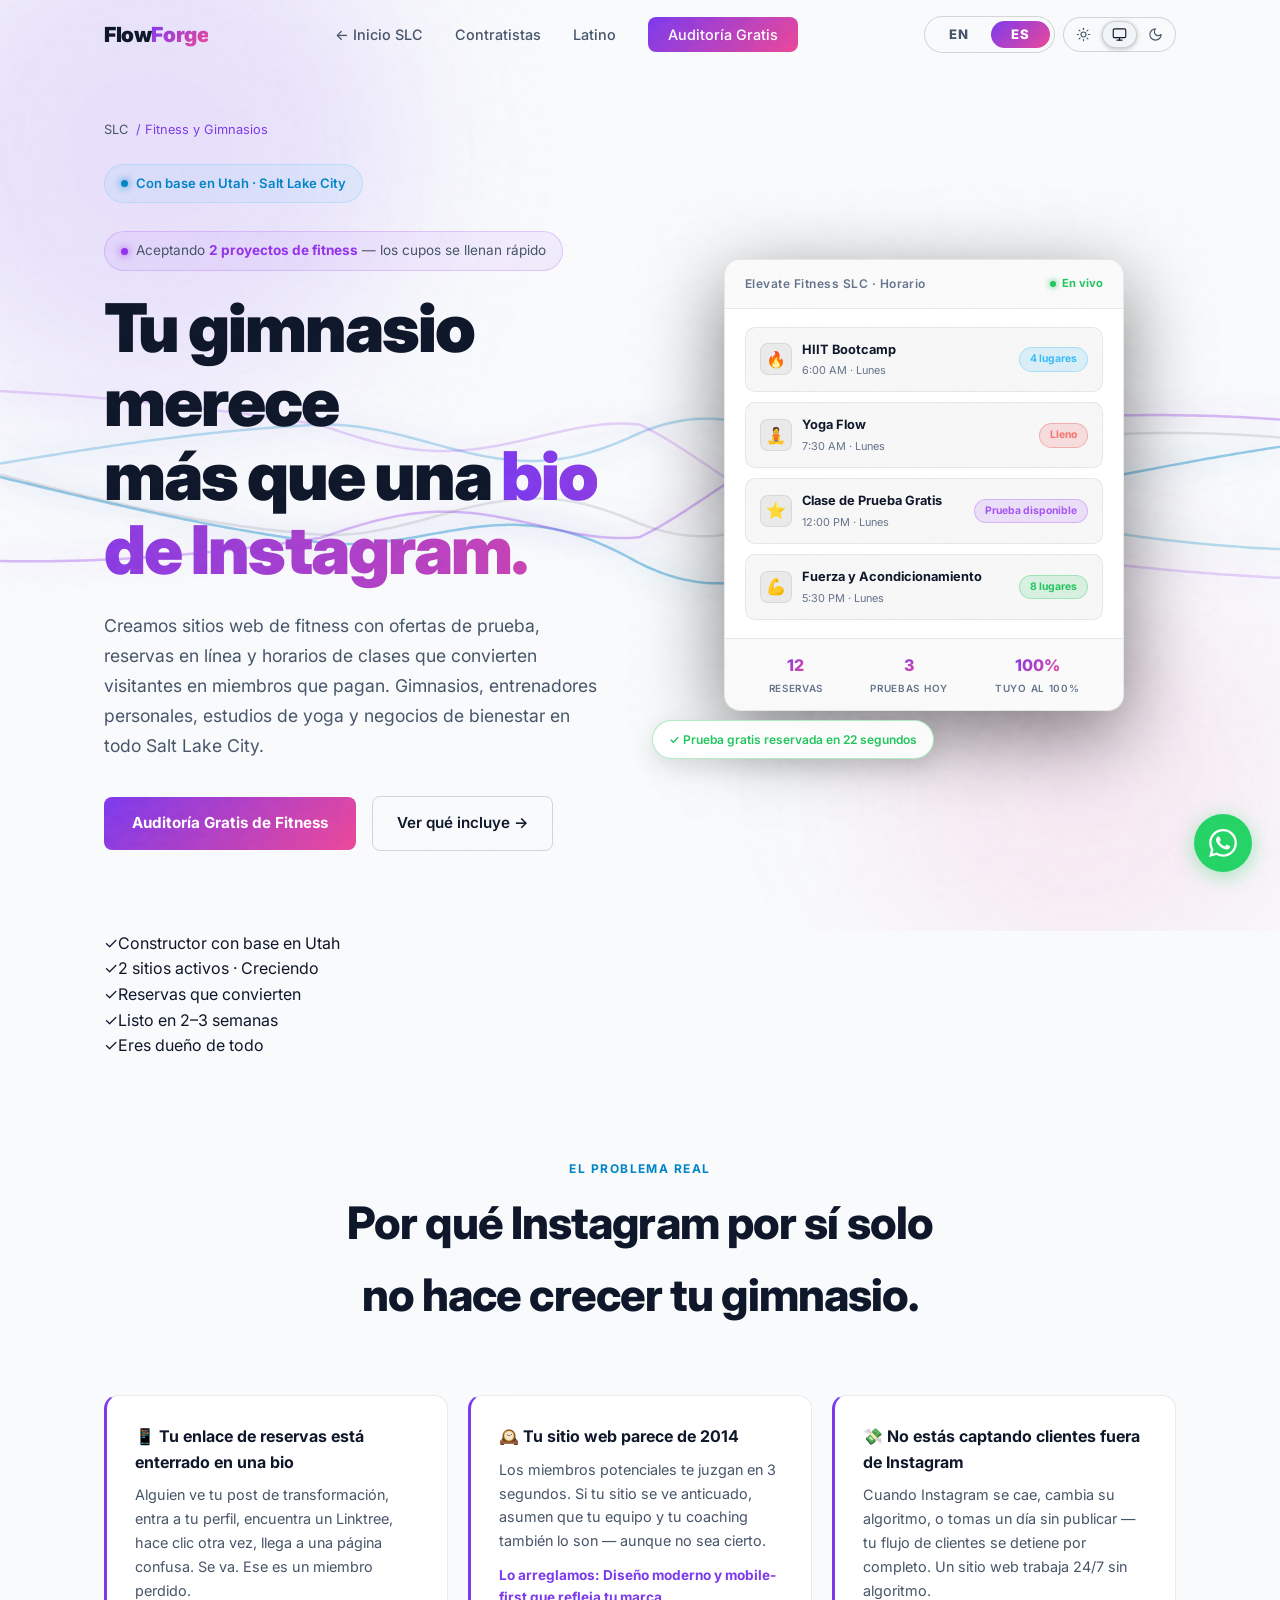
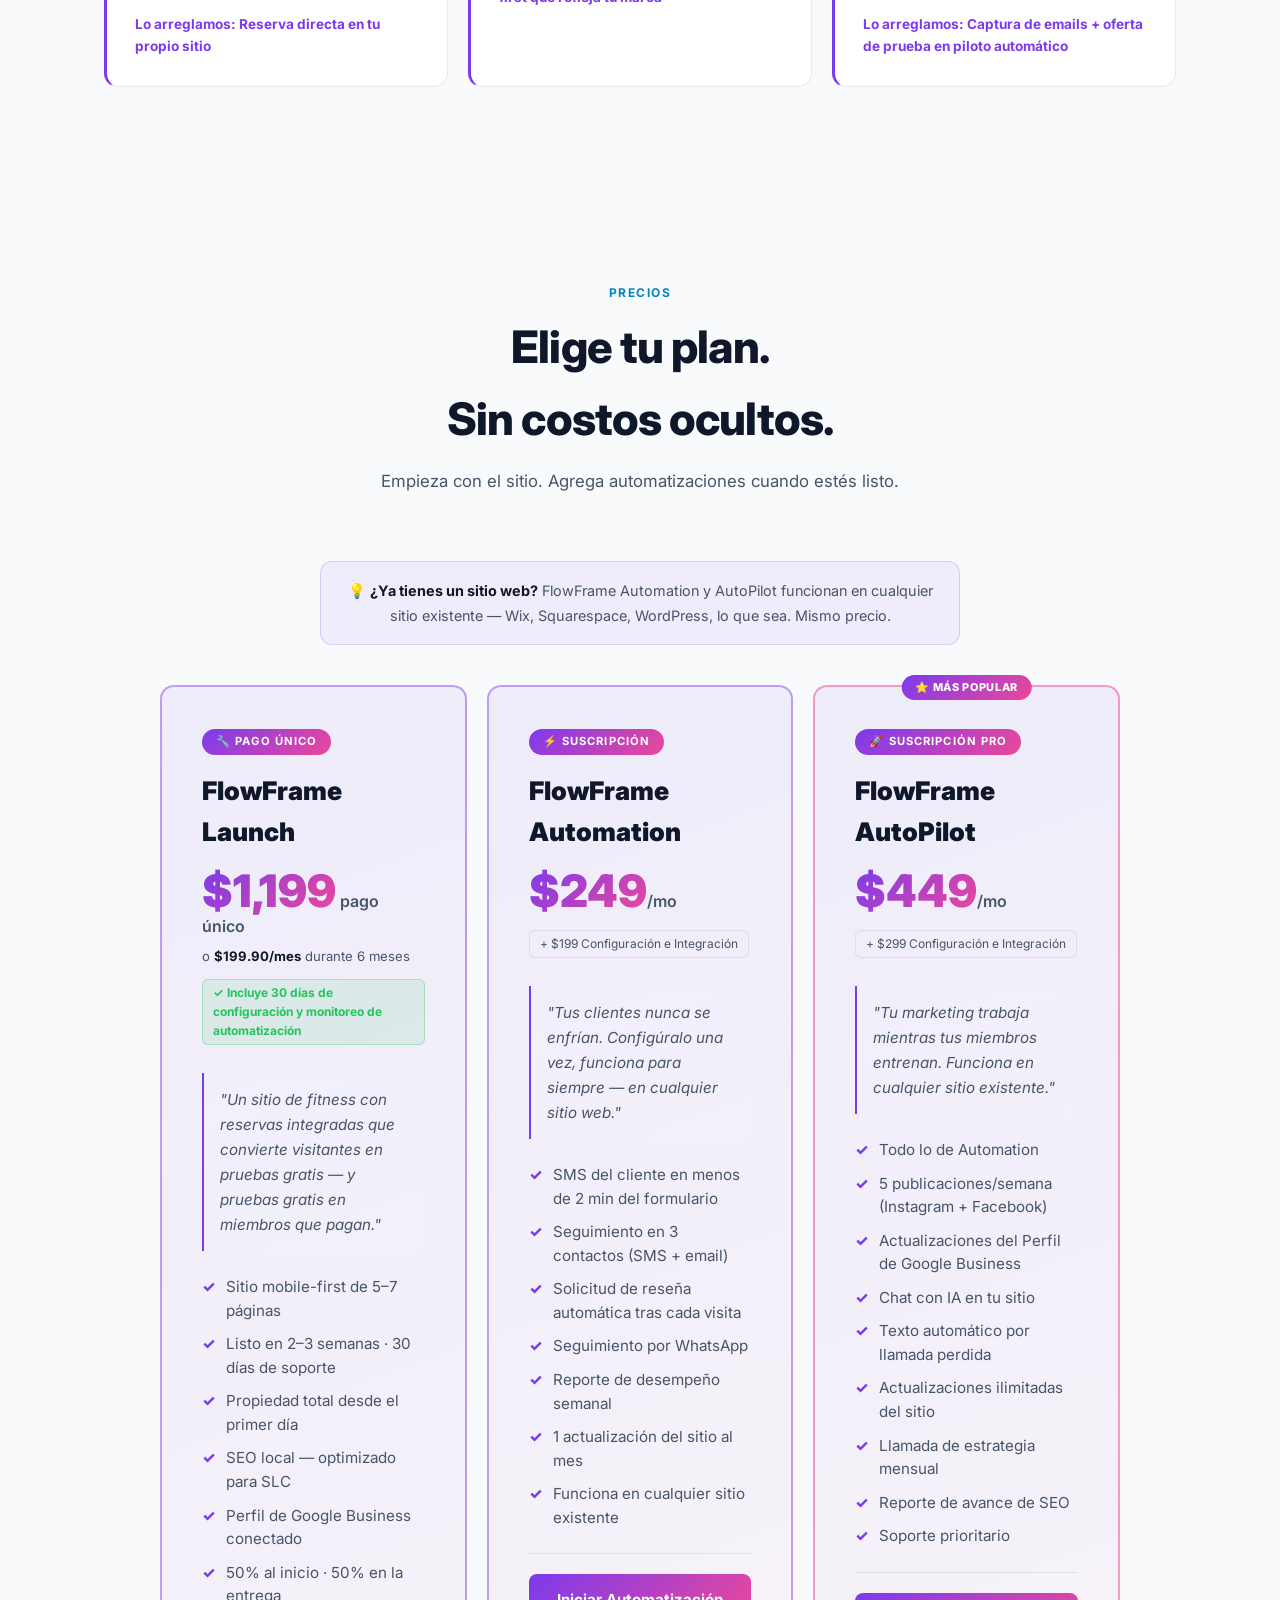
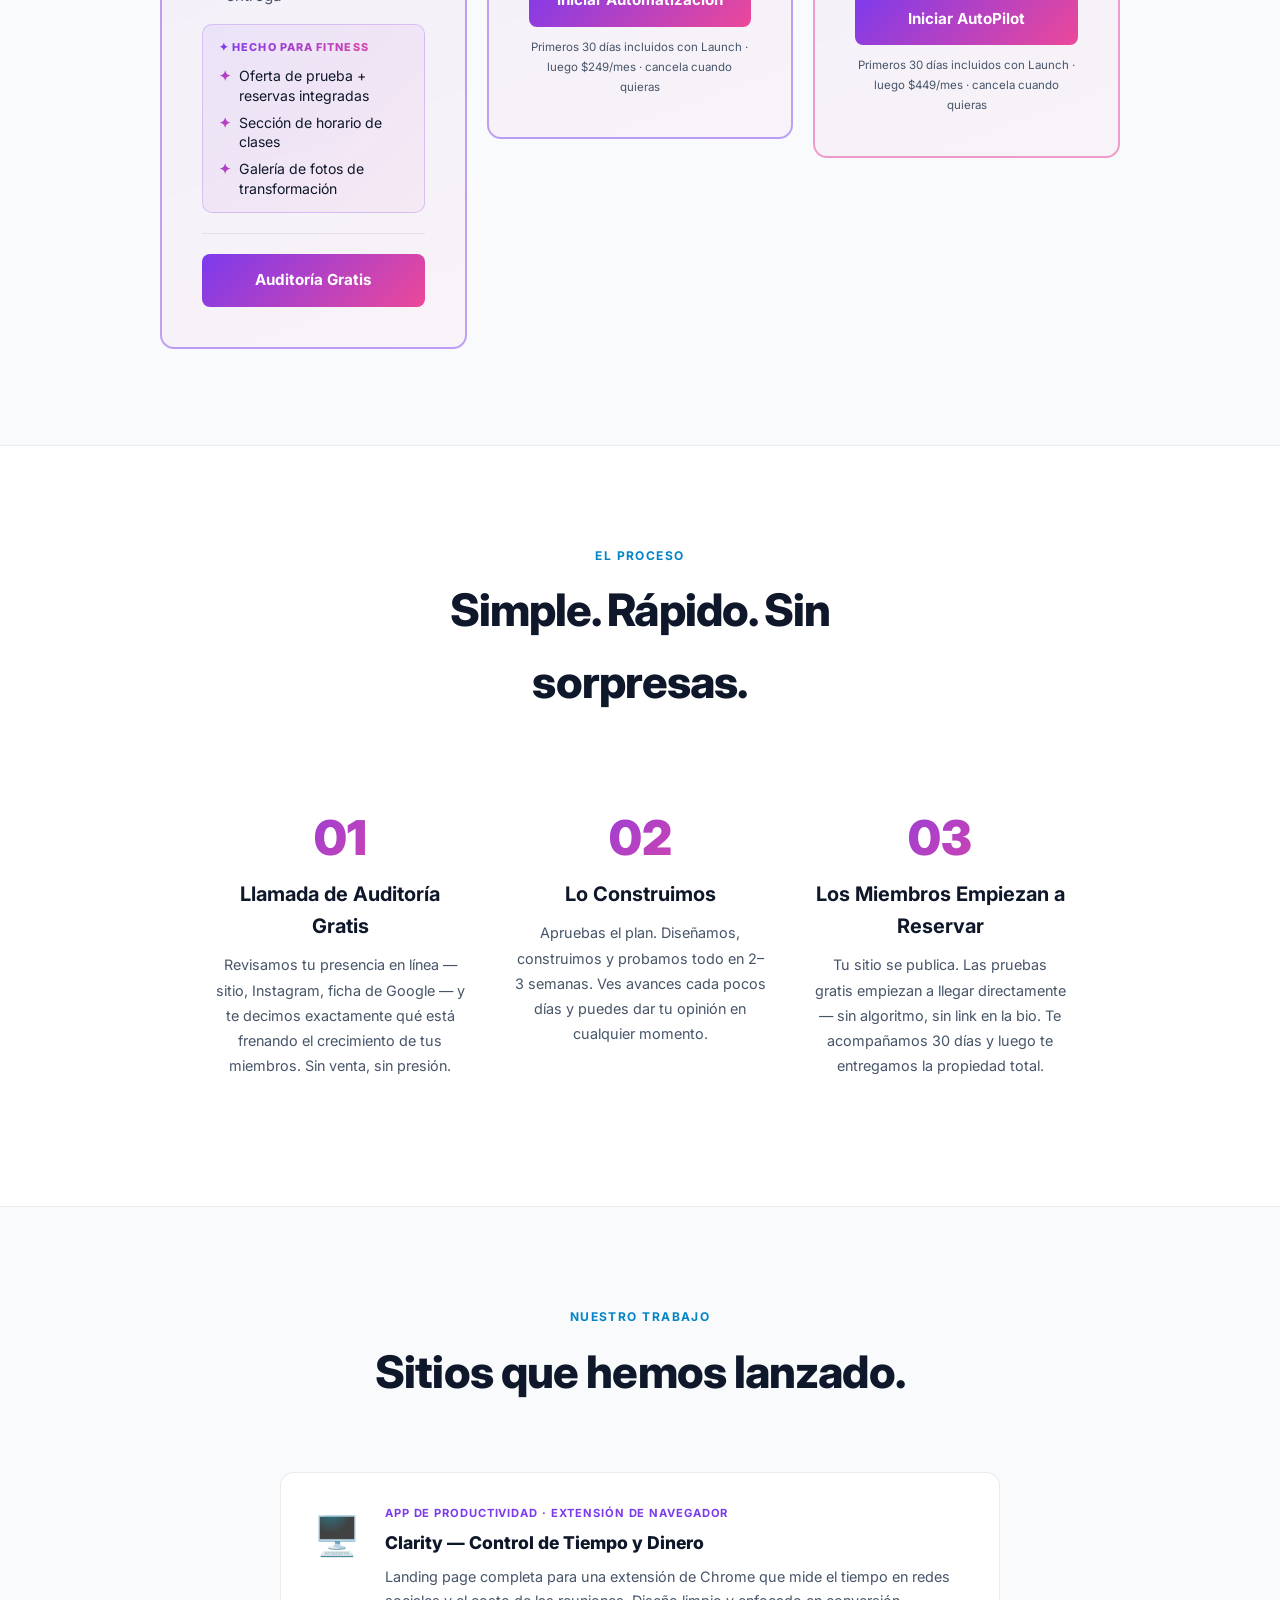
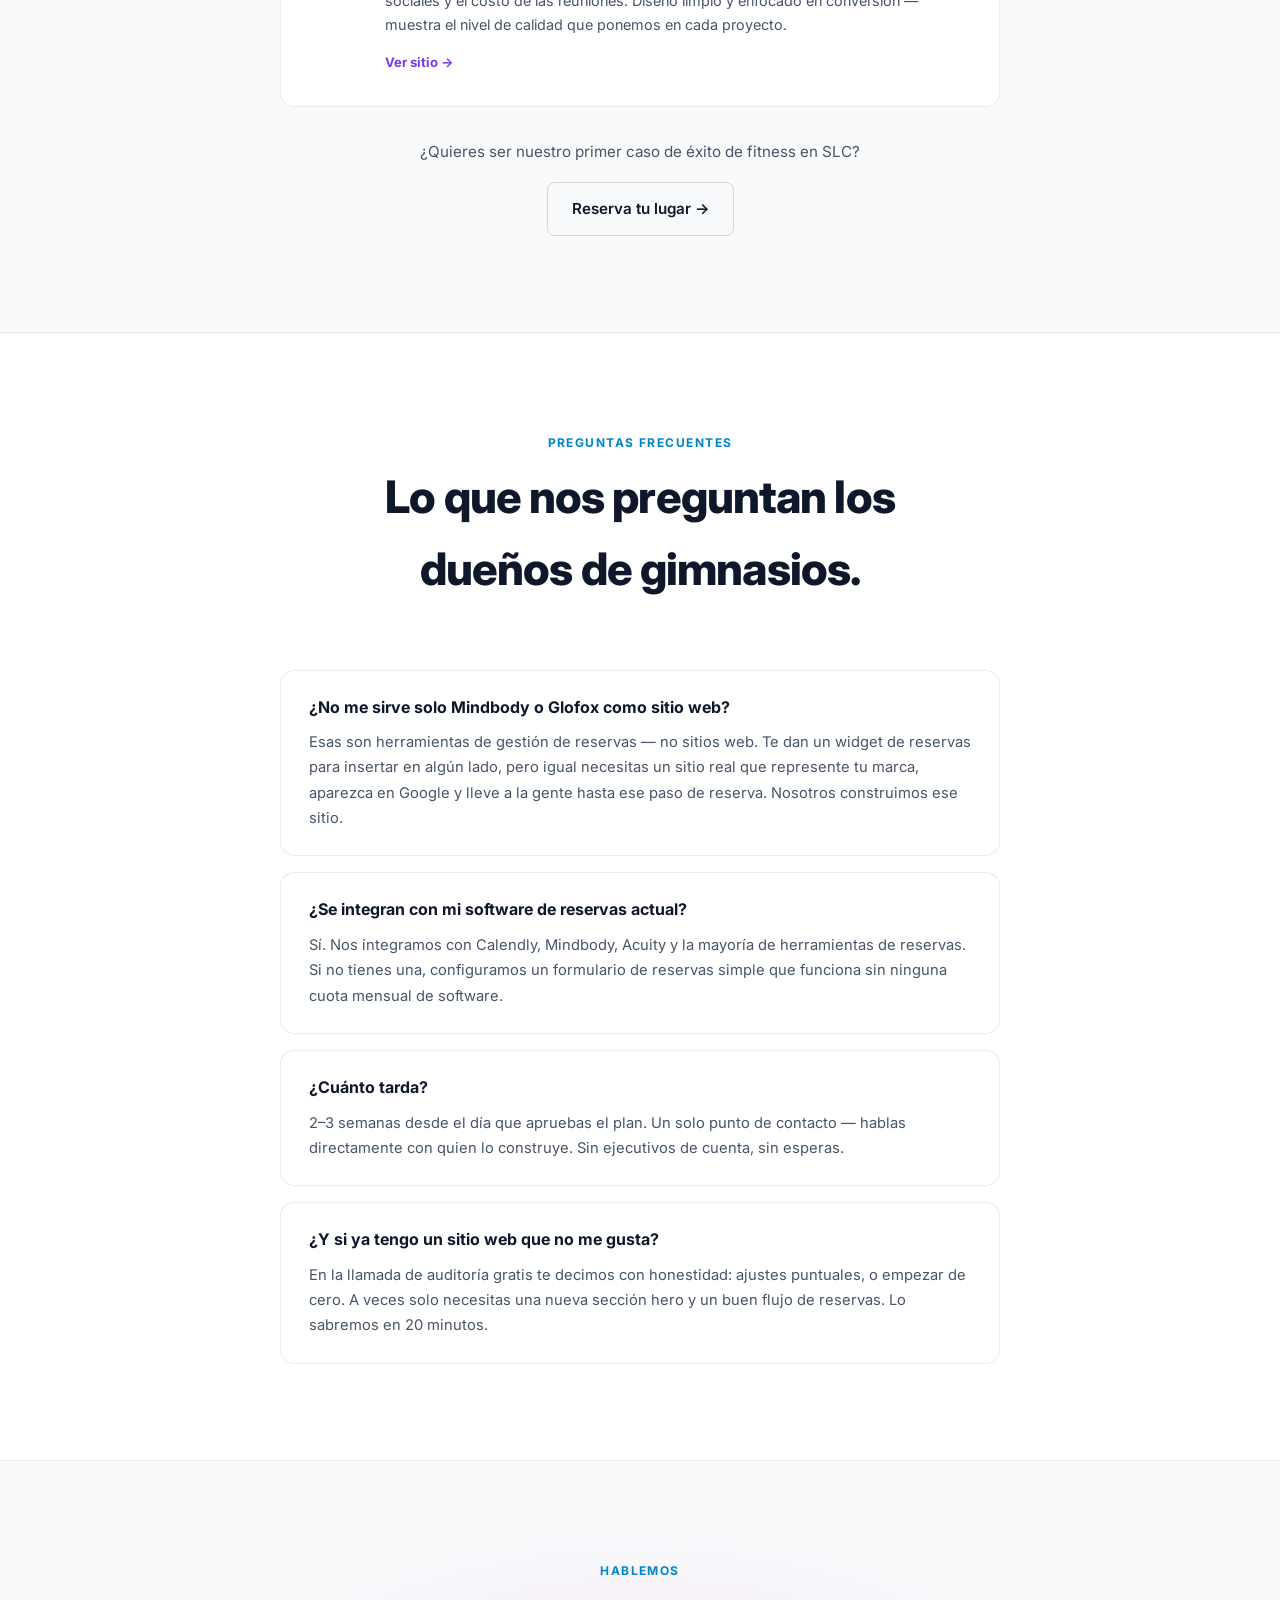
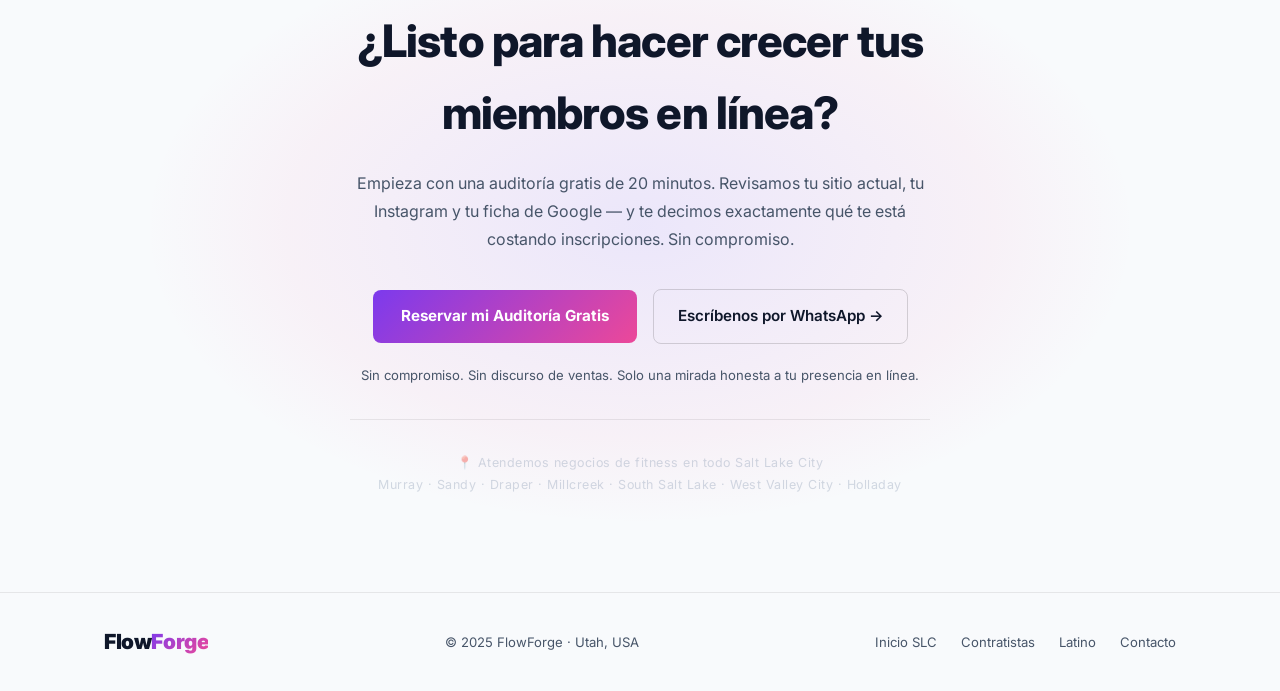
<file: slc/es/fitness.html>
<!DOCTYPE html>
<html lang="es" data-theme="auto">
<head>
  <!-- Google tag (gtag.js) -->
  <script async src="https://www.googletagmanager.com/gtag/js?id=G-CK4HRK4L4M"></script>
  <script>
    window.dataLayer = window.dataLayer || [];
    function gtag(){dataLayer.push(arguments);}
    gtag('js', new Date());
    gtag('config', 'G-CK4HRK4L4M');
  </script>
  <script>(function(){var t=localStorage.getItem('ff_theme')||'auto';document.documentElement.setAttribute('data-theme',t);})();</script>
  <meta charset="UTF-8">
  <meta name="viewport" content="width=device-width, initial-scale=1.0">
  <title>Sitios Web para Gimnasios y Fitness en Salt Lake City — FlowForge</title>
  <meta name="description" content="FlowForge crea sitios web para gimnasios y negocios fitness en Salt Lake City con ofertas de prueba, reservas en línea y horarios de clases que convierten visitantes en miembros que pagan.">
  <link rel="preconnect" href="https://fonts.googleapis.com">
  <link rel="preconnect" href="https://fonts.gstatic.com" crossorigin>
  <link rel="preload" href="https://fonts.googleapis.com/css2?family=Inter:wght@300;400;500;600;700;800;900&display=swap" as="style" onload="this.onload=null;this.rel='stylesheet'">
  <noscript><link href="https://fonts.googleapis.com/css2?family=Inter:wght@300;400;500;600;700;800;900&display=swap" rel="stylesheet"></noscript>
    <link rel="canonical" href="https://flowforge-iota-umber.vercel.app/slc/es/fitness">
    <link rel="alternate" hreflang="en" href="https://flowforge-iota-umber.vercel.app/slc/fitness">
    <link rel="alternate" hreflang="es" href="https://flowforge-iota-umber.vercel.app/slc/es/fitness">
    <link rel="alternate" hreflang="x-default" href="https://flowforge-iota-umber.vercel.app/slc/fitness">
  <meta property="og:type" content="website">
  <meta property="og:title" content="Sitios Web para Gimnasios y Fitness en Salt Lake City — FlowForge">
  <meta property="og:image" content="https://flowforge-iota-umber.vercel.app/assets/og-image-slc.png">
  <meta name="twitter:image" content="https://flowforge-iota-umber.vercel.app/assets/og-image-slc.png">
  <meta property="og:description" content="FlowForge crea sitios web para gimnasios y negocios fitness en Salt Lake City con ofertas de prueba, reservas en línea y horarios de clases que convierten visitantes en miembros que pagan.">
  <meta property="og:url" content="https://flowforge-iota-umber.vercel.app/slc/es/fitness">
  <meta name="twitter:card" content="summary_large_image">
  <meta name="twitter:title" content="Sitios Web para Gimnasios y Fitness en Salt Lake City — FlowForge">
  <meta name="twitter:description" content="FlowForge crea sitios web para gimnasios y negocios fitness en Salt Lake City con ofertas de prueba, reservas en línea y horarios de clases que convierten visitantes en miembros que pagan.">
  <script type="application/ld+json">
  {
    "@context": "https://schema.org",
    "@type": "Service",
    "serviceType": "Fitness & gym website design",
    "provider": {
      "@type": "ProfessionalService",
      "name": "FlowForge",
      "telephone": "+1-603-205-9425",
      "areaServed": "Salt Lake City, UT",
      "address": {
        "@type": "PostalAddress",
        "addressLocality": "Salt Lake City",
        "addressRegion": "UT",
        "addressCountry": "US"
      }
    },
    "areaServed": {
      "@type": "City",
      "name": "Salt Lake City"
    },
    "url": "https://flowforge-iota-umber.vercel.app/slc/es/fitness",
    "description": "FlowForge crea sitios web para gimnasios y negocios fitness en Salt Lake City con ofertas de prueba, reservas en línea y horarios de clases que convierten visitantes en miembros que pagan."
  }
  </script>
  <link rel="stylesheet" href="/style.css">
<style>
:root {
  --bg:#07070e;--surface:#0d0d1a;--surface-2:#111127;
  --blue:#38bdf8;--purple:#a855f7;
  --blue-dim:rgba(56,189,248,0.15);--purple-dim:rgba(168,85,247,0.15);
  --gradient:linear-gradient(135deg,#7c3aed,#ec4899);
  --accent:#7c3aed;--accent-dim:rgba(124,58,237,0.15);
  --text:#f1f5f9;--muted:#94a3b8;
  --border:rgba(255,255,255,0.07);--border-h:rgba(255,255,255,0.14);
  --radius:14px;--radius-sm:8px;--shadow:0 4px 24px rgba(0,0,0,0.4);
}
[data-theme="light"] {
  --bg:#f8fafc;--surface:#ffffff;--surface-2:#f1f5f9;
  --text:#0f172a;--muted:#64748b;
  --border:rgba(0,0,0,0.08);--border-h:rgba(0,0,0,0.15);
  --accent-dim:rgba(124,58,237,0.1);--shadow:0 4px 24px rgba(0,0,0,0.12);
  --gradient:linear-gradient(135deg,#7c3aed,#ec4899) !important;
}
@media (prefers-color-scheme:light) {
  [data-theme="auto"] {
    --bg:#f8fafc;--surface:#ffffff;--surface-2:#f1f5f9;
    --text:#0f172a;--muted:#64748b;
    --border:rgba(0,0,0,0.08);--border-h:rgba(0,0,0,0.15);
    --accent-dim:rgba(124,58,237,0.1);--shadow:0 4px 24px rgba(0,0,0,0.12);
    --gradient:linear-gradient(135deg,#7c3aed,#ec4899) !important;
  }
}
@keyframes slc-gradient-shift {
  0%,100%{background-position:0% 50%} 50%{background-position:100% 50%}
}
@keyframes slc-btn-glow {
  0%,100%{box-shadow:0 0 20px rgba(124,58,237,0.4),0 4px 24px rgba(236,72,153,0.25)}
  50%{box-shadow:0 0 32px rgba(124,58,237,0.6),0 4px 32px rgba(236,72,153,0.4)}
}
.gradient-text {
  background:linear-gradient(270deg,#7c3aed,#ec4899,#7c3aed) !important;
  background-size:300% 300% !important;
  -webkit-background-clip:text !important;
  -webkit-text-fill-color:transparent !important;
  background-clip:text !important;
  animation:slc-gradient-shift 4s ease infinite !important;
}
.btn-primary { animation:slc-btn-glow 3s ease infinite; }
.hero-orb-1 { background:rgba(124,58,237,0.13) !important; }
.hero-orb-2 { background:rgba(236,72,153,0.09) !important; }
.step-num { color:var(--accent); }

.nav-utils{display:flex;align-items:center;gap:8px;flex-shrink:0;}
.nav-lang-toggle{display:inline-flex;align-items:center;background:rgba(255,255,255,0.06);border:1px solid var(--border-h);border-radius:100px;padding:4px;gap:2px;}
.nav-lang-btn{padding:7px 20px;border-radius:100px;font-size:.82rem;font-weight:800;letter-spacing:.08em;border:none;cursor:pointer;background:transparent;color:var(--muted);font-family:inherit;transition:background .2s,color .2s;line-height:1;text-transform:uppercase;}
.nav-lang-btn.active{background:var(--gradient);color:#fff;}
#nav-lang-desktop{display:inline-flex;} .nav-lang-mobile{display:none !important;}
#theme-seg{display:inline-flex;} .theme-seg-mobile{display:none !important;}
#theme-seg .theme-seg-btn{padding:5px 9px;font-size:.8rem;}
.theme-seg{display:inline-flex;align-items:center;background:rgba(255,255,255,0.05);border:1px solid var(--border-h);border-radius:100px;padding:3px;gap:2px;}
.theme-seg-btn{padding:5px 11px;border-radius:100px;font-size:.72rem;font-weight:700;border:none;cursor:pointer;background:transparent;color:var(--muted);font-family:inherit;transition:background .2s,color .2s;white-space:nowrap;line-height:1;}
.theme-seg-btn.active{background:var(--surface-2);color:var(--text);border:1px solid var(--border-h);}
[data-theme="light"] .theme-seg-btn.active{background:rgba(0,0,0,0.08);}
@media (max-width:768px) {
  #nav-lang-desktop{display:none !important;} #theme-seg{display:none !important;}
  .nav-lang-mobile{display:inline-flex !important;} .theme-seg-mobile{display:inline-flex !important;}
  .nav-lang-mobile .nav-lang-btn{padding:5px 13px;font-size:.74rem;}
}
.nav-links{display:flex;align-items:center;gap:32px;list-style:none;}
@media (max-width:768px) {
  .nav-links{display:none !important;position:fixed;inset:0;flex-direction:column;align-items:center;justify-content:center;gap:32px;z-index:99;background:var(--bg);}
  .nav-links.open{display:flex !important;}
  .nav-links a{font-size:1.15rem;font-weight:600;color:var(--text);}
  .nav-links li{width:100%;text-align:center;display:flex;justify-content:center;}
  .hamburger{display:flex !important;z-index:100;}
}
.breadcrumb{display:flex;align-items:center;gap:8px;font-size:.8rem;color:var(--muted);margin-bottom:24px;}
.breadcrumb a{color:var(--muted);text-decoration:none;transition:color .2s;}
.breadcrumb a:hover{color:var(--accent);}
.breadcrumb span{color:var(--accent);}

.pain-grid{display:grid;grid-template-columns:repeat(3,1fr);gap:20px;margin-top:48px;}
.pain-card{background:var(--surface);border:1px solid var(--border);border-radius:var(--radius);padding:28px;border-left:3px solid var(--accent);}
.pain-card h3{font-size:1rem;color:var(--text);margin-bottom:8px;}
.pain-card p{font-size:.9rem;line-height:1.65;}
.pain-fix{margin-top:12px;font-size:.85rem;font-weight:700;color:var(--accent);}

.del-list-simple{list-style:none;display:flex;flex-direction:column;gap:10px;margin-top:24px;}
.del-list-simple li{font-size:.95rem;color:var(--muted);padding-left:24px;position:relative;line-height:1.55;}
.del-list-simple li::before{content:'✓';position:absolute;left:0;color:var(--accent);font-weight:800;}

.price-single{max-width:540px;margin:48px auto 0;background:linear-gradient(160deg,rgba(124,58,237,0.07),rgba(236,72,153,0.04));border:2px solid rgba(124,58,237,0.45);border-radius:var(--radius);padding:40px;position:relative;}
.price-tag{display:inline-block;font-size:.7rem;font-weight:700;letter-spacing:.1em;text-transform:uppercase;background:var(--gradient);color:#fff;padding:4px 14px;border-radius:100px;margin-bottom:16px;}
.price-name{font-size:1.6rem;font-weight:900;color:var(--text);margin-bottom:8px;}
.price-amount{font-size:2.8rem;font-weight:900;background:var(--gradient);-webkit-background-clip:text;-webkit-text-fill-color:transparent;background-clip:text;line-height:1;}
.price-period{font-size:1rem;font-weight:600;color:var(--muted);}
.price-desc{font-size:.95rem;color:var(--muted);line-height:1.65;margin:16px 0 24px;font-style:italic;padding:14px 16px;background:rgba(255,255,255,0.03);border-left:2px solid var(--accent);border-radius:0 var(--radius-sm) var(--radius-sm) 0;}

.proof-card{background:var(--surface);border:1px solid var(--border);border-radius:var(--radius);padding:32px;display:flex;gap:24px;align-items:flex-start;max-width:720px;margin:48px auto 0;}
.proof-emoji{font-size:2.4rem;flex-shrink:0;}
.proof-type{font-size:.7rem;font-weight:700;color:var(--accent);letter-spacing:.08em;text-transform:uppercase;margin-bottom:6px;}
.proof-title{font-size:1.1rem;font-weight:800;color:var(--text);margin-bottom:8px;}
.proof-desc{font-size:.9rem;line-height:1.65;margin-bottom:12px;}
.proof-link{font-size:.82rem;font-weight:700;color:var(--accent);text-decoration:none;}
.proof-link:hover{text-decoration:underline;}

.faq-list{max-width:720px;margin:0 auto;display:flex;flex-direction:column;gap:16px;}
.faq-item{background:var(--surface);border:1px solid var(--border);border-radius:var(--radius);padding:24px 28px;}
.faq-q{font-size:1rem;font-weight:700;color:var(--text);margin-bottom:10px;}
.faq-a{font-size:.92rem;line-height:1.72;}

.final-cta{text-align:center;position:relative;overflow:hidden;}
.final-cta-glow{position:absolute;width:1000px;height:600px;background:radial-gradient(ellipse,rgba(124,58,237,0.10) 0%,rgba(236,72,153,0.05) 50%,transparent 70%);top:50%;left:50%;transform:translate(-50%,-50%);pointer-events:none;}
.final-cta-inner{position:relative;z-index:1;max-width:580px;margin:0 auto;}
.final-micro{margin-top:20px;font-size:.82rem;color:var(--muted);}

/* Fitness-specific: booking visual */
.booking-preview{background:var(--surface);border:1px solid rgba(255,255,255,0.09);border-radius:16px;backdrop-filter:blur(24px);width:100%;max-width:380px;overflow:hidden;box-shadow:0 8px 40px rgba(0,0,0,0.08),0 0 0 1px rgba(124,58,237,0.06);}
.booking-header{padding:14px 20px;border-bottom:1px solid var(--border);background:rgba(255,255,255,0.02);display:flex;align-items:center;justify-content:space-between;}
.booking-title{font-size:.75rem;color:var(--muted);font-weight:600;letter-spacing:.04em;}
.booking-live{display:flex;align-items:center;gap:6px;font-size:.7rem;font-weight:700;color:#22c55e;}
.booking-dot{width:6px;height:6px;background:#22c55e;border-radius:50%;box-shadow:0 0 6px #22c55e;animation:pulse-dot 1.5s ease infinite;}
@keyframes pulse-dot{0%,100%{opacity:1}50%{opacity:.4}}
.booking-body{padding:16px 20px;display:flex;flex-direction:column;gap:8px;}
.booking-slot{display:flex;align-items:center;justify-content:space-between;padding:10px 14px;background:rgba(255,255,255,0.03);border:1px solid var(--border);border-radius:10px;}
.booking-time{font-size:.82rem;font-weight:700;color:var(--text);}
.booking-class{font-size:.72rem;color:var(--muted);}
.booking-pill{font-size:.65rem;font-weight:700;padding:3px 10px;border-radius:100px;}
.pill-open{background:rgba(124,58,237,0.12);color:#a78bfa;border:1px solid rgba(124,58,237,0.25);}
.pill-full{background:rgba(236,72,153,0.12);color:#f9a8d4;border:1px solid rgba(236,72,153,0.25);}
.pill-trial{background:rgba(34,197,94,0.12);color:#22c55e;border:1px solid rgba(34,197,94,0.25);}
.booking-footer{padding:14px 20px;border-top:1px solid var(--border);background:rgba(255,255,255,0.02);text-align:center;}
.booking-cta{display:inline-block;font-size:.82rem;font-weight:800;background:var(--gradient);color:#fff;padding:10px 24px;border-radius:100px;text-decoration:none;}

@media (max-width:768px) {
  .pain-grid{grid-template-columns:1fr;}
  .proof-card{flex-direction:column;gap:16px;}
  .price-single{padding:28px 20px;}
  .hero-ctas .btn-primary,.hero-ctas .btn-ghost{width:100%;justify-content:center;}
  .pricing-grid{grid-template-columns:1fr !important;}
}
/* Light mode overrides for fitness card */
[data-theme="light"] #fitness-card,
[data-theme="auto"] #fitness-card { --c-bg:#fff; --c-border:rgba(0,0,0,0.09); --c-row:rgba(0,0,0,0.03); --c-row-b:rgba(0,0,0,0.07); --c-icon:rgba(0,0,0,0.05); --c-icon-b:rgba(0,0,0,0.08); --c-name:#0f172a; --c-sub:#64748b; --c-header:rgba(0,0,0,0.02); --c-hb:rgba(0,0,0,0.07); }
@media(prefers-color-scheme:dark){ [data-theme="auto"] #fitness-card { --c-bg:#0d0d1a; --c-border:rgba(255,255,255,0.09); --c-row:rgba(255,255,255,0.04); --c-row-b:rgba(255,255,255,0.08); --c-icon:rgba(255,255,255,0.06); --c-icon-b:rgba(255,255,255,0.08); --c-name:#f1f5f9; --c-sub:#94a3b8; --c-header:rgba(255,255,255,0.02); --c-hb:rgba(255,255,255,0.07); } }
[data-theme="dark"] #fitness-card { --c-bg:#0d0d1a; --c-border:rgba(255,255,255,0.09); --c-row:rgba(255,255,255,0.04); --c-row-b:rgba(255,255,255,0.08); --c-icon:rgba(255,255,255,0.06); --c-icon-b:rgba(255,255,255,0.08); --c-name:#f1f5f9; --c-sub:#94a3b8; --c-header:rgba(255,255,255,0.02); --c-hb:rgba(255,255,255,0.07); }
#fitness-card { background:var(--c-bg,#0d0d1a) !important; border-color:var(--c-border,rgba(255,255,255,0.09)) !important; box-shadow:0 24px 80px rgba(0,0,0,0.5) !important; }
#fitness-card > div:first-child { background:var(--c-header,rgba(255,255,255,0.02)) !important; border-color:var(--c-hb,rgba(255,255,255,0.07)) !important; }
#fitness-card > div:last-child { background:var(--c-header,rgba(255,255,255,0.02)) !important; border-color:var(--c-hb,rgba(255,255,255,0.07)) !important; }
#fitness-card > div:nth-child(2) > div { background:var(--c-row,rgba(255,255,255,0.04)) !important; border-color:var(--c-row-b,rgba(255,255,255,0.08)) !important; }
#fitness-card > div:nth-child(2) > div > div:first-child { background:var(--c-icon,rgba(255,255,255,0.06)) !important; border-color:var(--c-icon-b,rgba(255,255,255,0.08)) !important; }
#fitness-card > div:nth-child(2) > div > div > div:first-child { color:var(--c-name,#f1f5f9) !important; }
#fitness-card > div:nth-child(2) > div > div > div:last-child { color:var(--c-sub,#94a3b8) !important; }
</style>
</head>
<body>

<nav class="nav" id="nav">
  <div class="container nav-inner">
    <a href="/" class="logo">Flow<span>Forge</span></a>
    <ul class="nav-links" id="nav-links">
      <li><a href="/slc/es">← Inicio SLC</a></li>
      <li><a href="/slc/es/contractors">Contratistas</a></li>
      <li><a href="/slc/latino">Latino</a></li>
      <li><a href="#contact" class="btn-nav">Auditoría Gratis</a></li>
    </ul>
    <div class="nav-utils">
      <div class="nav-lang-toggle" id="nav-lang-desktop">
        <button class="nav-lang-btn" id="nav-btn-en" onclick="location.href='/slc/fitness'">EN</button>
        <button class="nav-lang-btn active" id="nav-btn-es" onclick="location.href='/slc/es/fitness'">ES</button>
      </div>
      <div class="nav-lang-toggle nav-lang-mobile">
        <button class="nav-lang-btn" id="nav-btn-en-m" onclick="location.href='/slc/fitness'">EN</button>
        <button class="nav-lang-btn active" id="nav-btn-es-m" onclick="location.href='/slc/es/fitness'">ES</button>
      </div>
      <div class="theme-seg" id="theme-seg">
        <button class="theme-seg-btn" data-theme-key="light" onclick="setTheme('light')"><svg class="svg-icon" viewBox="0 0 24 24" xmlns="http://www.w3.org/2000/svg" aria-hidden="true"><circle cx="12" cy="12" r="4"/><path d="M12 2v2"/><path d="M12 20v2"/><path d="m4.93 4.93 1.41 1.41"/><path d="m17.66 17.66 1.41 1.41"/><path d="M2 12h2"/><path d="M20 12h2"/><path d="m6.34 17.66-1.41 1.41"/><path d="m19.07 4.93-1.41 1.41"/></svg></button>
        <button class="theme-seg-btn active" data-theme-key="auto" onclick="setTheme('auto')"><svg class="svg-icon" viewBox="0 0 24 24" xmlns="http://www.w3.org/2000/svg" aria-hidden="true"><rect width="20" height="14" x="2" y="3" rx="2"/><line x1="8" x2="16" y1="21" y2="21"/><line x1="12" x2="12" y1="17" y2="21"/></svg></button>
        <button class="theme-seg-btn" data-theme-key="dark" onclick="setTheme('dark')"><svg class="svg-icon" viewBox="0 0 24 24" xmlns="http://www.w3.org/2000/svg" aria-hidden="true"><path d="M12 3a6 6 0 0 0 9 9 9 9 0 1 1-9-9Z"/></svg></button>
      </div>
      <div class="theme-seg theme-seg-mobile" id="theme-seg-mobile">
        <button class="theme-seg-btn" data-theme-key="light" onclick="setTheme('light')"><svg class="svg-icon" viewBox="0 0 24 24" xmlns="http://www.w3.org/2000/svg" aria-hidden="true"><circle cx="12" cy="12" r="4"/><path d="M12 2v2"/><path d="M12 20v2"/><path d="m4.93 4.93 1.41 1.41"/><path d="m17.66 17.66 1.41 1.41"/><path d="M2 12h2"/><path d="M20 12h2"/><path d="m6.34 17.66-1.41 1.41"/><path d="m19.07 4.93-1.41 1.41"/></svg></button>
        <button class="theme-seg-btn active" data-theme-key="auto" onclick="setTheme('auto')"><svg class="svg-icon" viewBox="0 0 24 24" xmlns="http://www.w3.org/2000/svg" aria-hidden="true"><rect width="20" height="14" x="2" y="3" rx="2"/><line x1="8" x2="16" y1="21" y2="21"/><line x1="12" x2="12" y1="17" y2="21"/></svg></button>
        <button class="theme-seg-btn" data-theme-key="dark" onclick="setTheme('dark')"><svg class="svg-icon" viewBox="0 0 24 24" xmlns="http://www.w3.org/2000/svg" aria-hidden="true"><path d="M12 3a6 6 0 0 0 9 9 9 9 0 1 1-9-9Z"/></svg></button>
      </div>
      <button class="hamburger" id="hamburger" aria-label="Menu"><span></span><span></span><span></span></button>
    </div>
  </div>
</nav>

<!-- HERO -->
<section class="hero">
  <div class="hero-orb hero-orb-1"></div>
  <div class="hero-orb hero-orb-2"></div>
  <canvas class="hero-waves" aria-hidden="true"></canvas>
  <div class="container hero-layout">
    <div class="hero-text">
      <div class="breadcrumb">
        <a href="/slc/es">SLC</a>
        <span>/ Fitness y Gimnasios</span>
      </div>
      <div class="badge reveal"><span class="badge-dot"></span><span>Con base en Utah · Salt Lake City</span></div>
      <div class="urgency-badge reveal"><span class="urgency-dot"></span><span>Aceptando <strong>2 proyectos de fitness</strong> — los cupos se llenan rápido</span></div>
      <h1 class="reveal reveal-delay-1">Tu gimnasio merece<br>más que una <span class="gradient-text">bio de Instagram.</span></h1>
      <p class="hero-sub reveal reveal-delay-2">Creamos sitios web de fitness con ofertas de prueba, reservas en línea y horarios de clases que convierten visitantes en miembros que pagan. Gimnasios, entrenadores personales, estudios de yoga y negocios de bienestar en todo Salt Lake City.</p>
      <div class="hero-ctas reveal reveal-delay-3">
        <a href="#contact" class="btn-primary">Auditoría Gratis de Fitness</a>
        <a href="#what-you-get" class="btn-ghost">Ver qué incluye →</a>
      </div>
    </div>
    <div class="hero-visual">
      <!-- Fitness hero card — inline styles only -->
      <div id="fitness-card" style="background:#0d0d1a;border:1px solid rgba(255,255,255,0.09);border-radius:16px;width:100%;max-width:400px;box-shadow:0 24px 80px rgba(0,0,0,0.5);overflow:hidden;font-family:inherit;">
        <!-- header -->
        <div style="display:flex;align-items:center;justify-content:space-between;padding:14px 20px;border-bottom:1px solid rgba(255,255,255,0.07);background:rgba(255,255,255,0.02);">
          <span style="font-size:.75rem;color:#64748b;font-weight:600;letter-spacing:.04em;">Elevate Fitness SLC · Horario</span>
          <span style="display:flex;align-items:center;gap:6px;font-size:.7rem;font-weight:700;color:#22c55e;">
            <span style="width:6px;height:6px;background:#22c55e;border-radius:50%;box-shadow:0 0 6px #22c55e;display:inline-block;animation:pulse-dot 1.5s ease infinite;flex-shrink:0;"></span>En vivo
          </span>
        </div>
        <!-- body -->
        <div style="padding:18px 20px;display:flex;flex-direction:column;gap:10px;">
          <!-- row 1 -->
          <div style="display:flex;align-items:center;gap:10px;padding:12px 14px;background:rgba(255,255,255,0.04);border:1px solid rgba(255,255,255,0.08);border-radius:10px;">
            <div style="font-size:1rem;width:32px;height:32px;background:rgba(255,255,255,0.06);border:1px solid rgba(255,255,255,0.08);border-radius:8px;display:flex;align-items:center;justify-content:center;flex-shrink:0;">🔥</div>
            <div style="flex:1;min-width:0;">
              <div style="font-size:.8rem;font-weight:700;color:#f1f5f9;">HIIT Bootcamp</div>
              <div style="font-size:.68rem;color:#94a3b8;margin-top:2px;">6:00 AM · Lunes</div>
            </div>
            <span style="font-size:.65rem;font-weight:700;padding:3px 10px;border-radius:100px;flex-shrink:0;background:rgba(56,189,248,0.15);color:#38bdf8;border:1px solid rgba(56,189,248,0.3);">4 lugares</span>
          </div>
          <!-- row 2 -->
          <div style="display:flex;align-items:center;gap:10px;padding:12px 14px;background:rgba(255,255,255,0.04);border:1px solid rgba(255,255,255,0.08);border-radius:10px;">
            <div style="font-size:1rem;width:32px;height:32px;background:rgba(255,255,255,0.06);border:1px solid rgba(255,255,255,0.08);border-radius:8px;display:flex;align-items:center;justify-content:center;flex-shrink:0;">🧘</div>
            <div style="flex:1;min-width:0;">
              <div style="font-size:.8rem;font-weight:700;color:#f1f5f9;">Yoga Flow</div>
              <div style="font-size:.68rem;color:#94a3b8;margin-top:2px;">7:30 AM · Lunes</div>
            </div>
            <span style="font-size:.65rem;font-weight:700;padding:3px 10px;border-radius:100px;flex-shrink:0;background:rgba(239,68,68,0.15);color:#f87171;border:1px solid rgba(239,68,68,0.3);">Lleno</span>
          </div>
          <!-- row 3 -->
          <div style="display:flex;align-items:center;gap:10px;padding:12px 14px;background:rgba(255,255,255,0.04);border:1px solid rgba(255,255,255,0.08);border-radius:10px;">
            <div style="font-size:1rem;width:32px;height:32px;background:rgba(255,255,255,0.06);border:1px solid rgba(255,255,255,0.08);border-radius:8px;display:flex;align-items:center;justify-content:center;flex-shrink:0;">⭐</div>
            <div style="flex:1;min-width:0;">
              <div style="font-size:.8rem;font-weight:700;color:#f1f5f9;">Clase de Prueba Gratis</div>
              <div style="font-size:.68rem;color:#94a3b8;margin-top:2px;">12:00 PM · Lunes</div>
            </div>
            <span style="font-size:.65rem;font-weight:700;padding:3px 10px;border-radius:100px;flex-shrink:0;background:rgba(168,85,247,0.15);color:#a855f7;border:1px solid rgba(168,85,247,0.3);">Prueba disponible</span>
          </div>
          <!-- row 4 -->
          <div style="display:flex;align-items:center;gap:10px;padding:12px 14px;background:rgba(255,255,255,0.04);border:1px solid rgba(255,255,255,0.08);border-radius:10px;">
            <div style="font-size:1rem;width:32px;height:32px;background:rgba(255,255,255,0.06);border:1px solid rgba(255,255,255,0.08);border-radius:8px;display:flex;align-items:center;justify-content:center;flex-shrink:0;">💪</div>
            <div style="flex:1;min-width:0;">
              <div style="font-size:.8rem;font-weight:700;color:#f1f5f9;">Fuerza y Acondicionamiento</div>
              <div style="font-size:.68rem;color:#94a3b8;margin-top:2px;">5:30 PM · Lunes</div>
            </div>
            <span style="font-size:.65rem;font-weight:700;padding:3px 10px;border-radius:100px;flex-shrink:0;background:rgba(34,197,94,0.15);color:#22c55e;border:1px solid rgba(34,197,94,0.3);">8 lugares</span>
          </div>
        </div>
        <!-- footer -->
        <div style="display:flex;justify-content:space-around;padding:14px 20px;border-top:1px solid rgba(255,255,255,0.07);background:rgba(255,255,255,0.02);">
          <div style="display:flex;flex-direction:column;align-items:center;gap:2px;">
            <span style="font-size:1rem;font-weight:800;background:linear-gradient(135deg,#7c3aed,#ec4899);-webkit-background-clip:text;-webkit-text-fill-color:transparent;background-clip:text;">12</span>
            <span style="font-size:.62rem;color:#64748b;font-weight:600;text-transform:uppercase;letter-spacing:.07em;">Reservas</span>
          </div>
          <div style="display:flex;flex-direction:column;align-items:center;gap:2px;">
            <span style="font-size:1rem;font-weight:800;background:linear-gradient(135deg,#7c3aed,#ec4899);-webkit-background-clip:text;-webkit-text-fill-color:transparent;background-clip:text;">3</span>
            <span style="font-size:.62rem;color:#64748b;font-weight:600;text-transform:uppercase;letter-spacing:.07em;">Pruebas Hoy</span>
          </div>
          <div style="display:flex;flex-direction:column;align-items:center;gap:2px;">
            <span style="font-size:1rem;font-weight:800;background:linear-gradient(135deg,#7c3aed,#ec4899);-webkit-background-clip:text;-webkit-text-fill-color:transparent;background-clip:text;">100%</span>
            <span style="font-size:.62rem;color:#64748b;font-weight:600;text-transform:uppercase;letter-spacing:.07em;">Tuyo al 100%</span>
          </div>
        </div>
      </div>
      <div class="hv-badge hv-badge-1" style="top:auto;right:auto;bottom:-16px;left:-20px;">✓ Prueba gratis reservada en 22 segundos</div>
    </div>
  </div>
</section>

<!-- TRUST BAR -->
<div class="trust-bar">
  <div class="container trust-inner">
    <div class="trust-item"><span class="trust-check">✓</span><span>Constructor con base en Utah</span></div>
    <div class="trust-div"></div>
    <div class="trust-item"><span class="trust-check">✓</span><span>2 sitios activos · Creciendo</span></div>
    <div class="trust-div"></div>
    <div class="trust-item"><span class="trust-check">✓</span><span>Reservas que convierten</span></div>
    <div class="trust-div"></div>
    <div class="trust-item"><span class="trust-check">✓</span><span>Listo en 2–3 semanas</span></div>
    <div class="trust-div"></div>
    <div class="trust-item"><span class="trust-check">✓</span><span>Eres dueño de todo</span></div>
  </div>
</div>

<!-- PAIN POINTS -->
<section class="section">
  <div class="container">
    <div class="section-header reveal">
      <span class="label">El problema real</span>
      <h2>Por qué Instagram por sí solo<br>no hace crecer tu gimnasio.</h2>
    </div>
    <div class="pain-grid">
      <div class="pain-card reveal">
        <h3>📱 Tu enlace de reservas está enterrado en una bio</h3>
        <p>Alguien ve tu post de transformación, entra a tu perfil, encuentra un Linktree, hace clic otra vez, llega a una página confusa. Se va. Ese es un miembro perdido.</p>
        <div class="pain-fix">Lo arreglamos: Reserva directa en tu propio sitio</div>
      </div>
      <div class="pain-card reveal">
        <h3>🕰️ Tu sitio web parece de 2014</h3>
        <p>Los miembros potenciales te juzgan en 3 segundos. Si tu sitio se ve anticuado, asumen que tu equipo y tu coaching también lo son — aunque no sea cierto.</p>
        <div class="pain-fix">Lo arreglamos: Diseño moderno y mobile-first que refleja tu marca</div>
      </div>
      <div class="pain-card reveal">
        <h3>💸 No estás captando clientes fuera de Instagram</h3>
        <p>Cuando Instagram se cae, cambia su algoritmo, o tomas un día sin publicar — tu flujo de clientes se detiene por completo. Un sitio web trabaja 24/7 sin algoritmo.</p>
        <div class="pain-fix">Lo arreglamos: Captura de emails + oferta de prueba en piloto automático</div>
      </div>
    </div>
  </div>
</section>

<!-- WHAT YOU GET -->

<!-- PRICING -->
<section class="section" id="pricing">
  <div class="container">
    <div class="section-header reveal">
      <span class="label">Precios</span>
      <h2>Elige tu plan.<br>Sin costos ocultos.</h2>
      <p>Empieza con el sitio. Agrega automatizaciones cuando estés listo.</p>
    </div>
    <div style="max-width:640px;margin:0 auto 40px;text-align:center;padding:16px 24px;background:rgba(124,58,237,0.07);border:1px solid rgba(124,58,237,0.2);border-radius:12px;" class="reveal">
      <p style="font-size:.9rem;color:var(--muted);margin:0;">💡 <strong style="color:var(--text);">¿Ya tienes un sitio web?</strong> FlowFrame Automation y AutoPilot funcionan en cualquier sitio existente — Wix, Squarespace, WordPress, lo que sea. Mismo precio.</p>
    </div>
    <div style="display:grid;grid-template-columns:repeat(3,1fr);gap:20px;max-width:960px;margin:0 auto;" class="pricing-grid">

      <!-- FlowFrame Launch -->
      <div class="price-single reveal" style="margin:0;max-width:none;">
        <div class="price-tag">🔧 Pago Único</div>
        <div class="price-name">FlowFrame Launch</div>
        <div style="margin:16px 0 0;"><span class="price-amount">$1,199</span><span class="price-period"> pago único</span></div>
        <div style="font-size:.82rem;color:var(--muted);margin:6px 0 12px;">o <strong style="color:var(--text);font-weight:700;">$199.90/mes</strong> durante 6 meses</div>
        <div style="display:inline-block;font-size:.75rem;font-weight:700;color:#22c55e;background:rgba(34,197,94,0.1);border:1px solid rgba(34,197,94,0.3);border-radius:6px;padding:3px 10px;margin-bottom:12px;">✓ Incluye 30 días de configuración y monitoreo de automatización</div>
        <div class="price-desc">"Un sitio de fitness con reservas integradas que convierte visitantes en pruebas gratis — y pruebas gratis en miembros que pagan."</div>
        <ul class="del-list-simple">
          <li>Sitio mobile-first de 5–7 páginas</li>
          <li>Listo en 2–3 semanas · 30 días de soporte</li>
          <li>Propiedad total desde el primer día</li>
          <li>SEO local — optimizado para SLC</li>
          <li>Perfil de Google Business conectado</li>
          <li>50% al inicio · 50% en la entrega</li>
        </ul>
        <!-- Fitness-specific extras -->
        <div style="margin-top:16px;padding:14px 16px;background:linear-gradient(135deg,rgba(124,58,237,0.08),rgba(236,72,153,0.05));border:1px solid rgba(124,58,237,0.22);border-radius:10px;">
          <div style="font-size:.68rem;font-weight:800;letter-spacing:.1em;text-transform:uppercase;background:linear-gradient(135deg,#7c3aed,#ec4899);-webkit-background-clip:text;-webkit-text-fill-color:transparent;background-clip:text;margin-bottom:10px;">✦ Hecho para fitness</div>
          <ul style="list-style:none;margin:0;padding:0;display:flex;flex-direction:column;gap:7px;">
            <li style="font-size:.88rem;color:var(--text);padding-left:20px;position:relative;line-height:1.4;"><span style="position:absolute;left:0;background:linear-gradient(135deg,#7c3aed,#ec4899);-webkit-background-clip:text;-webkit-text-fill-color:transparent;background-clip:text;font-weight:800;">✦</span>Oferta de prueba + reservas integradas</li>
            <li style="font-size:.88rem;color:var(--text);padding-left:20px;position:relative;line-height:1.4;"><span style="position:absolute;left:0;background:linear-gradient(135deg,#7c3aed,#ec4899);-webkit-background-clip:text;-webkit-text-fill-color:transparent;background-clip:text;font-weight:800;">✦</span>Sección de horario de clases</li>
            <li style="font-size:.88rem;color:var(--text);padding-left:20px;position:relative;line-height:1.4;"><span style="position:absolute;left:0;background:linear-gradient(135deg,#7c3aed,#ec4899);-webkit-background-clip:text;-webkit-text-fill-color:transparent;background-clip:text;font-weight:800;">✦</span>Galería de fotos de transformación</li>
          </ul>
        </div>
        <div style="margin-top:20px;padding-top:20px;border-top:1px solid var(--border);">
          <a href="#contact" class="btn-primary" style="text-align:center;display:block;">Auditoría Gratis</a>
        </div>
      </div>

      <!-- FlowFrame Automation -->
      <div class="price-single reveal reveal-delay-1" style="margin:0;max-width:none;">
        <div class="price-tag">⚡ Suscripción</div>
        <div class="price-name">FlowFrame Automation</div>
        <div style="margin:16px 0;"><span class="price-amount">$249</span><span class="price-period">/mo</span></div>
        <div style="display:inline-block;font-size:.75rem;color:var(--muted);background:rgba(255,255,255,0.04);border:1px solid var(--border);border-radius:6px;padding:3px 10px;margin-bottom:12px;">+ $199 Configuración e Integración</div>
        <div class="price-desc">"Tus clientes nunca se enfrían. Configúralo una vez, funciona para siempre — en cualquier sitio web."</div>
        <ul class="del-list-simple">
          <li>SMS del cliente en menos de 2 min del formulario</li>
          <li>Seguimiento en 3 contactos (SMS + email)</li>
          <li>Solicitud de reseña automática tras cada visita</li>
          <li>Seguimiento por WhatsApp</li>
          <li>Reporte de desempeño semanal</li>
          <li>1 actualización del sitio al mes</li>
          <li>Funciona en cualquier sitio existente</li>
        </ul>
        <div style="margin-top:24px;padding-top:20px;border-top:1px solid var(--border);">
          <a href="#contact" class="btn-primary" style="text-align:center;display:block;">Iniciar Automatización</a>
          <p style="font-size:.72rem;color:var(--muted);text-align:center;margin-top:10px;">Primeros 30 días incluidos con Launch · luego $249/mes · cancela cuando quieras</p>
        </div>
      </div>

      <!-- FlowFrame AutoPilot -->
      <div class="price-single reveal reveal-delay-2" style="margin:0;max-width:none;border-color:rgba(236,72,153,0.5);position:relative;">
        <div style="position:absolute;top:-12px;left:50%;transform:translateX(-50%);background:linear-gradient(135deg,#7c3aed,#ec4899);color:#fff;font-size:.68rem;font-weight:800;padding:4px 14px;border-radius:100px;white-space:nowrap;letter-spacing:.06em;">⭐ MÁS POPULAR</div>
        <div class="price-tag">🚀 Suscripción Pro</div>
        <div class="price-name">FlowFrame AutoPilot</div>
        <div style="margin:16px 0;"><span class="price-amount">$449</span><span class="price-period">/mo</span></div>
        <div style="display:inline-block;font-size:.75rem;color:var(--muted);background:rgba(255,255,255,0.04);border:1px solid var(--border);border-radius:6px;padding:3px 10px;margin-bottom:12px;">+ $299 Configuración e Integración</div>
        <div class="price-desc">"Tu marketing trabaja mientras tus miembros entrenan. Funciona en cualquier sitio existente."</div>
        <ul class="del-list-simple">
          <li>Todo lo de Automation</li>
          <li>5 publicaciones/semana (Instagram + Facebook)</li>
          <li>Actualizaciones del Perfil de Google Business</li>
          <li>Chat con IA en tu sitio</li>
          <li>Texto automático por llamada perdida</li>
          <li>Actualizaciones ilimitadas del sitio</li>
          <li>Llamada de estrategia mensual</li>
          <li>Reporte de avance de SEO</li>
          <li>Soporte prioritario</li>
        </ul>
        <div style="margin-top:24px;padding-top:20px;border-top:1px solid var(--border);">
          <a href="#contact" class="btn-primary" style="text-align:center;display:block;">Iniciar AutoPilot</a>
          <p style="font-size:.72rem;color:var(--muted);text-align:center;margin-top:10px;">Primeros 30 días incluidos con Launch · luego $449/mes · cancela cuando quieras</p>
        </div>
      </div>

    </div>
  </div>
</section>

<!-- PROCESS -->
<section class="section" style="background:var(--surface);border-top:1px solid var(--border);border-bottom:1px solid var(--border);">
  <div class="container">
    <div class="section-header reveal">
      <span class="label">El proceso</span>
      <h2>Simple. Rápido. Sin sorpresas.</h2>
    </div>
    <div class="steps" style="max-width:960px;margin:48px auto 0;">
      <div class="step reveal">
        <div class="step-num">01</div>
        <div class="step-content">
          <h3 class="step-title">Llamada de Auditoría Gratis</h3>
          <p class="step-desc">Revisamos tu presencia en línea — sitio, Instagram, ficha de Google — y te decimos exactamente qué está frenando el crecimiento de tus miembros. Sin venta, sin presión.</p>
        </div>
      </div>
      <div class="step reveal">
        <div class="step-num">02</div>
        <div class="step-content">
          <h3 class="step-title">Lo Construimos</h3>
          <p class="step-desc">Apruebas el plan. Diseñamos, construimos y probamos todo en 2–3 semanas. Ves avances cada pocos días y puedes dar tu opinión en cualquier momento.</p>
        </div>
      </div>
      <div class="step reveal">
        <div class="step-num">03</div>
        <div class="step-content">
          <h3 class="step-title">Los Miembros Empiezan a Reservar</h3>
          <p class="step-desc">Tu sitio se publica. Las pruebas gratis empiezan a llegar directamente — sin algoritmo, sin link en la bio. Te acompañamos 30 días y luego te entregamos la propiedad total.</p>
        </div>
      </div>
    </div>
  </div>
</section>

<!-- PROOF -->
<section class="section">
  <div class="container">
    <div class="section-header reveal">
      <span class="label">Nuestro trabajo</span>
      <h2>Sitios que hemos lanzado.</h2>
    </div>
    <div class="proof-card reveal">
      <div class="proof-emoji">🖥️</div>
      <div>
        <div class="proof-type">App de Productividad · Extensión de Navegador</div>
        <div class="proof-title">Clarity — Control de Tiempo y Dinero</div>
        <p class="proof-desc">Landing page completa para una extensión de Chrome que mide el tiempo en redes sociales y el costo de las reuniones. Diseño limpio y enfocado en conversión — muestra el nivel de calidad que ponemos en cada proyecto.</p>
        <a href="https://clarity-five-sable.vercel.app/" target="_blank" rel="noopener" class="proof-link">Ver sitio →</a>
      </div>
    </div>
    <div style="text-align:center;margin-top:32px;" class="reveal">
      <p style="font-size:.95rem;color:var(--muted);margin-bottom:16px;">¿Quieres ser nuestro primer caso de éxito de fitness en SLC?</p>
      <a href="#contact" class="btn-ghost">Reserva tu lugar →</a>
    </div>
  </div>
</section>

<!-- FAQ -->
<section class="section" style="background:var(--surface);border-top:1px solid var(--border);border-bottom:1px solid var(--border);">
  <div class="container">
    <div class="section-header reveal">
      <span class="label">Preguntas frecuentes</span>
      <h2>Lo que nos preguntan los dueños de gimnasios.</h2>
    </div>
    <div class="faq-list" style="margin-top:48px;">
      <div class="faq-item reveal">
        <div class="faq-q">¿No me sirve solo Mindbody o Glofox como sitio web?</div>
        <div class="faq-a">Esas son herramientas de gestión de reservas — no sitios web. Te dan un widget de reservas para insertar en algún lado, pero igual necesitas un sitio real que represente tu marca, aparezca en Google y lleve a la gente hasta ese paso de reserva. Nosotros construimos ese sitio.</div>
      </div>
      <div class="faq-item reveal">
        <div class="faq-q">¿Se integran con mi software de reservas actual?</div>
        <div class="faq-a">Sí. Nos integramos con Calendly, Mindbody, Acuity y la mayoría de herramientas de reservas. Si no tienes una, configuramos un formulario de reservas simple que funciona sin ninguna cuota mensual de software.</div>
      </div>
      <div class="faq-item reveal">
        <div class="faq-q">¿Cuánto tarda?</div>
        <div class="faq-a">2–3 semanas desde el día que apruebas el plan. Un solo punto de contacto — hablas directamente con quien lo construye. Sin ejecutivos de cuenta, sin esperas.</div>
      </div>
      <div class="faq-item reveal">
        <div class="faq-q">¿Y si ya tengo un sitio web que no me gusta?</div>
        <div class="faq-a">En la llamada de auditoría gratis te decimos con honestidad: ajustes puntuales, o empezar de cero. A veces solo necesitas una nueva sección hero y un buen flujo de reservas. Lo sabremos en 20 minutos.</div>
      </div>
    </div>
  </div>
</section>

<!-- FINAL CTA -->
<section id="contact" class="section final-cta">
  <div class="final-cta-glow"></div>
  <div class="container">
    <div class="final-cta-inner reveal">
      <span class="label">Hablemos</span>
      <h2 style="margin:16px 0 20px;">¿Listo para hacer crecer tus<br>miembros en línea?</h2>
      <p style="font-size:1rem;margin-bottom:36px;">Empieza con una auditoría gratis de 20 minutos. Revisamos tu sitio actual, tu Instagram y tu ficha de Google — y te decimos exactamente qué te está costando inscripciones. Sin compromiso.</p>
      <div style="display:flex;align-items:center;justify-content:center;gap:16px;flex-wrap:wrap;">
        <a href="mailto:hello@flowforge.com?subject=Free Fitness Site Audit — SLC" class="btn-primary">Reservar mi Auditoría Gratis</a>
        <a href="https://wa.me/16032059425?text=Hi%20FlowForge!%20I%20run%20a%20fitness%20business%20in%20SLC%20and%20I%27d%20like%20a%20free%20site%20audit." target="_blank" rel="noopener" class="btn-ghost">Escríbenos por WhatsApp →</a>
      </div>
      <p class="final-micro">Sin compromiso. Sin discurso de ventas. Solo una mirada honesta a tu presencia en línea.</p>
      <div style="margin-top:32px;padding-top:32px;border-top:1px solid var(--border);font-size:.78rem;color:rgba(148,163,184,0.4);letter-spacing:.04em;line-height:1.8;text-align:center;">
        📍 Atendemos negocios de fitness en todo Salt Lake City<br>
        Murray · Sandy · Draper · Millcreek · South Salt Lake · West Valley City · Holladay
      </div>
    </div>
  </div>
</section>

<footer class="footer">
  <div class="container footer-inner">
    <a href="/" class="logo">Flow<span>Forge</span></a>
    <p class="footer-copy">© 2025 FlowForge · Utah, USA</p>
    <div class="footer-links">
      <a href="/slc/es">Inicio SLC</a>
      <a href="/slc/es/contractors">Contratistas</a>
      <a href="/slc/latino">Latino</a>
      <a href="#contact">Contacto</a>
    </div>
  </div>
</footer>

<a href="https://wa.me/16032059425?text=Hi%20FlowForge!" class="whatsapp-btn" target="_blank" rel="noopener" aria-label="WhatsApp">
  <svg viewBox="0 0 24 24" fill="currentColor" width="28" height="28"><path d="M17.472 14.382c-.297-.149-1.758-.867-2.03-.967-.273-.099-.471-.148-.67.15-.197.297-.767.966-.94 1.164-.173.199-.347.223-.644.075-.297-.15-1.255-.463-2.39-1.475-.883-.788-1.48-1.761-1.653-2.059-.173-.297-.018-.458.13-.606.134-.133.298-.347.446-.52.149-.174.198-.298.298-.497.099-.198.05-.371-.025-.52-.075-.149-.669-1.612-.916-2.207-.242-.579-.487-.5-.669-.51-.173-.008-.371-.01-.57-.01-.198 0-.52.074-.792.372-.272.297-1.04 1.016-1.04 2.479 0 1.462 1.065 2.875 1.213 3.074.149.198 2.096 3.2 5.077 4.487.709.306 1.262.489 1.694.625.712.227 1.36.195 1.871.118.571-.085 1.758-.719 2.006-1.413.248-.694.248-1.289.173-1.413-.074-.124-.272-.198-.57-.347m-5.421 7.403h-.004a9.87 9.87 0 01-5.031-1.378l-.361-.214-3.741.982.998-3.648-.235-.374a9.86 9.86 0 01-1.51-5.26c.001-5.45 4.436-9.884 9.888-9.884 2.64 0 5.122 1.03 6.988 2.898a9.825 9.825 0 012.893 6.994c-.003 5.45-4.437 9.884-9.885 9.884m8.413-18.297A11.815 11.815 0 0012.05 0C5.495 0 .16 5.335.157 11.892c0 2.096.547 4.142 1.588 5.945L.057 24l6.305-1.654a11.882 11.882 0 005.683 1.448h.005c6.554 0 11.89-5.335 11.893-11.893a11.821 11.821 0 00-3.48-8.413z"/></svg>
</a>

<script src="/script.js"></script>
<script>
var savedTheme = localStorage.getItem('ff_theme') || 'auto';
function setTheme(key) {
  localStorage.setItem('ff_theme', key);
  document.documentElement.setAttribute('data-theme', key);
  document.querySelectorAll('.theme-seg-btn').forEach(function(b) {
    b.classList.toggle('active', b.dataset.themeKey === key);
  });
}
setTheme(savedTheme);

var currentLang = localStorage.getItem('ff_lang') || 'en';
function setLang(lang) {
  localStorage.setItem('ff_lang', lang);
  currentLang = lang;
  ['nav-btn-en','nav-btn-en-m'].forEach(function(id) { var el=document.getElementById(id); if(el) el.classList.toggle('active', lang==='en'); });
  ['nav-btn-es','nav-btn-es-m'].forEach(function(id) { var el=document.getElementById(id); if(el) el.classList.toggle('active', lang==='es'); });
}
// active state is fixed per page (separate EN/ES URLs); no localStorage override

(function() {
  var btn = document.querySelector('.hero-ctas .btn-primary');
  if (!btn) return;
  btn.addEventListener('mousemove', function(e) { var r=btn.getBoundingClientRect(); btn.style.transform='translate('+(e.clientX-r.left-r.width/2)*0.25+'px,'+(e.clientY-r.top-r.height/2)*0.35+'px) scale(1.04)'; });
  btn.addEventListener('mouseleave', function() { btn.style.transition='transform 0.5s cubic-bezier(0.16,1,0.3,1)'; btn.style.transform='translate(0,0) scale(1)'; });
  btn.addEventListener('mouseenter', function() { btn.style.transition='transform 0.15s ease'; });
})();

(function() {
  var c=document.createElement('canvas'); c.width=200; c.height=200;
  c.style.cssText='position:fixed;top:0;left:0;width:100%;height:100%;pointer-events:none;z-index:9999;opacity:0.032;mix-blend-mode:overlay;';
  var ctx=c.getContext('2d'), img=ctx.createImageData(200,200);
  for(var i=0;i<img.data.length;i+=4){var v=Math.random()*255|0; img.data[i]=img.data[i+1]=img.data[i+2]=v; img.data[i+3]=255;}
  ctx.putImageData(img,0,0); document.body.appendChild(c);
  function shift(){c.style.transform='translate('+(Math.random()*4-2)+'px,'+(Math.random()*4-2)+'px)';requestAnimationFrame(shift);} shift();
})();
</script>
</body>
</html>
</file>
<file: style.css>
/* ── RESET & BASE ── */
*, *::before, *::after { box-sizing: border-box; margin: 0; padding: 0; }

/* ── DARK THEME (default) ── */
:root {
  --bg:        #07070e;
  --surface:   #0d0d1a;
  --surface-2: #111127;
  --blue:      #38bdf8;
  --purple:    #a855f7;
  --blue-dim:  rgba(56, 189, 248, 0.15);
  --purple-dim:rgba(168, 85, 247, 0.15);
  --gradient:  linear-gradient(135deg, #38bdf8, #a855f7);
  --text:      #f1f5f9;
  --muted:     #94a3b8;
  --border:    rgba(255, 255, 255, 0.07);
  --border-h:  rgba(255, 255, 255, 0.14);
  --radius:    14px;
  --radius-sm: 8px;
  --shadow:    0 4px 24px rgba(0,0,0,0.4);
  --nav-bg:    rgba(7, 7, 14, 0.85);
  --card-bg:   rgba(13, 13, 26, 0.88);
}

/* ── LIGHT THEME ── */
[data-theme="light"] {
  --bg:        #f8fafc;
  --surface:   #ffffff;
  --surface-2: #f1f5f9;
  --blue:      #0284c7;
  --purple:    #9333ea;
  --blue-dim:  rgba(2, 132, 199, 0.1);
  --purple-dim:rgba(147, 51, 234, 0.1);
  --gradient:  linear-gradient(135deg, #0284c7, #9333ea);
  --text:      #0f172a;
  --muted:     #475569;
  --border:    rgba(0, 0, 0, 0.08);
  --border-h:  rgba(0, 0, 0, 0.15);
  --shadow:    0 4px 24px rgba(0,0,0,0.1);
  --nav-bg:    rgba(248, 250, 252, 0.9);
  --card-bg:   rgba(255, 255, 255, 0.95);
}

/* ── AUTO: follow system preference ── */
@media (prefers-color-scheme: light) {
  :root:not([data-theme="dark"]):not([data-theme="light"]) {
    --bg:        #f8fafc;
    --surface:   #ffffff;
    --surface-2: #f1f5f9;
    --blue:      #0284c7;
    --purple:    #9333ea;
    --blue-dim:  rgba(2, 132, 199, 0.1);
    --purple-dim:rgba(147, 51, 234, 0.1);
    --gradient:  linear-gradient(135deg, #0284c7, #9333ea);
    --text:      #0f172a;
    --muted:     #475569;
    --border:    rgba(0, 0, 0, 0.08);
    --border-h:  rgba(0, 0, 0, 0.15);
    --shadow:    0 4px 24px rgba(0,0,0,0.1);
    --nav-bg:    rgba(248, 250, 252, 0.9);
    --card-bg:   rgba(255, 255, 255, 0.95);
  }
}

/* ── THEME TOGGLE ── */
.theme-toggle {
  display: inline-flex;
  align-items: center;
  gap: 2px;
  background: var(--surface-2);
  border: 1px solid var(--border-h);
  border-radius: 100px;
  padding: 3px;
}
.theme-btn {
  padding: 5px 11px;
  border-radius: 100px;
  font-size: 0.72rem;
  font-weight: 700;
  letter-spacing: 0.05em;
  border: none;
  cursor: pointer;
  transition: background 0.2s, color 0.2s;
  background: transparent;
  color: var(--muted);
  font-family: inherit;
  line-height: 1;
}
.theme-btn.active {
  background: var(--gradient);
  color: #fff;
}
.theme-btn svg {
  width: 12px;
  height: 12px;
  display: block;
}

html { scroll-behavior: smooth; }

body {
  font-family: 'Inter', sans-serif;
  background: var(--bg);
  color: var(--text);
  line-height: 1.6;
  overflow-x: hidden;
}

.container {
  max-width: 1120px;
  margin: 0 auto;
  padding: 0 24px;
}

/* ── TYPOGRAPHY ── */
h1 { font-size: clamp(2.4rem, 6vw, 4.2rem); font-weight: 900; line-height: 1.1; letter-spacing: -0.03em; }
h2 { font-size: clamp(1.8rem, 4vw, 2.8rem); font-weight: 800; letter-spacing: -0.02em; }
h3 { font-size: 1.25rem; font-weight: 700; }
p  { color: var(--muted); font-size: 1rem; line-height: 1.75; }

.gradient-text {
  background: var(--gradient);
  background-size: 200% auto;
  -webkit-background-clip: text;
  -webkit-text-fill-color: transparent;
  background-clip: text;
  animation: gradient-shift 4s linear infinite;
}

@keyframes gradient-shift {
  0%   { background-position: 0% center; }
  100% { background-position: 200% center; }
}

/* ── BUTTONS ── */
.btn-primary {
  display: inline-flex;
  align-items: center;
  gap: 8px;
  padding: 14px 28px;
  background: var(--gradient);
  border: none;
  border-radius: var(--radius-sm);
  color: #fff;
  font-weight: 700;
  font-size: 0.95rem;
  cursor: pointer;
  text-decoration: none;
  transition: opacity 0.2s, transform 0.2s;
  position: relative;
}
.btn-primary:hover { opacity: 0.9; transform: translateY(-2px); }
.btn-primary.full  { width: 100%; justify-content: center; font-size: 1rem; padding: 16px; }

.btn-ghost {
  display: inline-flex;
  align-items: center;
  padding: 14px 24px;
  background: transparent;
  border: 1px solid var(--border-h);
  border-radius: var(--radius-sm);
  color: var(--text);
  font-weight: 600;
  font-size: 0.95rem;
  text-decoration: none;
  transition: border-color 0.2s, background 0.2s, transform 0.2s;
}
.btn-ghost:hover { border-color: var(--blue); background: var(--blue-dim); transform: translateY(-2px); }

.btn-outline {
  display: inline-flex;
  align-items: center;
  justify-content: center;
  padding: 12px 20px;
  background: transparent;
  border: 1px solid var(--border-h);
  border-radius: var(--radius-sm);
  color: var(--text);
  font-weight: 600;
  font-size: 0.88rem;
  text-decoration: none;
  transition: border-color 0.2s, background 0.2s;
  width: 100%;
  margin-top: auto;
}
.btn-outline:hover { border-color: var(--blue); background: var(--blue-dim); }

.btn-small {
  display: inline-flex;
  align-items: center;
  padding: 10px 18px;
  background: var(--gradient);
  border-radius: var(--radius-sm);
  color: #fff;
  font-weight: 600;
  font-size: 0.85rem;
  text-decoration: none;
  transition: opacity 0.2s;
  margin-top: 12px;
}
.btn-small:hover { opacity: 0.85; }

.btn-nav {
  padding: 9px 20px;
  background: var(--gradient);
  border-radius: var(--radius-sm);
  color: #fff !important;
  -webkit-text-fill-color: #fff !important;
  font-weight: 700;
  font-size: 0.88rem;
  text-decoration: none;
  transition: opacity 0.2s;
}
.btn-nav:hover { opacity: 0.85; color: #fff !important; -webkit-text-fill-color: #fff !important; }

/* ── LABELS ── */
.label {
  display: inline-block;
  font-size: 0.75rem;
  font-weight: 700;
  letter-spacing: 0.12em;
  text-transform: uppercase;
  color: var(--blue);
  margin-bottom: 10px;
}

.badge {
  display: inline-flex;
  align-items: center;
  gap: 8px;
  padding: 8px 16px;
  background: rgba(56, 189, 248, 0.08);
  border: 1px solid rgba(56, 189, 248, 0.2);
  border-radius: 100px;
  font-size: 0.82rem;
  font-weight: 600;
  color: var(--blue);
  margin-bottom: 28px;
}
.badge-dot {
  width: 7px;
  height: 7px;
  background: var(--blue);
  border-radius: 50%;
  box-shadow: 0 0 8px var(--blue);
  animation: pulse-dot 2s ease infinite;
}
@keyframes pulse-dot {
  0%, 100% { opacity: 1; }
  50%       { opacity: 0.4; }
}

/* ── NAV ── */
.nav {
  position: fixed;
  top: 0; left: 0; right: 0;
  z-index: 100;
  padding: 16px 0;
  transition: background 0.3s, border-color 0.3s;
  border-bottom: 1px solid transparent;
}
.nav.scrolled {
  background: var(--nav-bg);
  backdrop-filter: blur(16px);
  border-color: var(--border);
}
.nav-inner {
  display: flex;
  align-items: center;
  justify-content: space-between;
}
.logo {
  font-size: 1.3rem;
  font-weight: 900;
  color: var(--text);
  text-decoration: none;
  letter-spacing: -0.02em;
}
.logo span { background: var(--gradient); -webkit-background-clip: text; -webkit-text-fill-color: transparent; background-clip: text; }

.nav-links {
  display: flex;
  align-items: center;
  gap: 32px;
  list-style: none;
}
.nav-links a {
  color: var(--muted);
  text-decoration: none;
  font-size: 0.9rem;
  font-weight: 500;
  transition: color 0.2s;
}
.nav-links a:hover { color: var(--text); }

.hamburger {
  display: none;
  flex-direction: column;
  gap: 5px;
  background: none;
  border: none;
  cursor: pointer;
  padding: 4px;
}
.hamburger span {
  display: block;
  width: 24px;
  height: 2px;
  background: var(--text);
  border-radius: 2px;
  transition: transform 0.3s, opacity 0.3s;
}
.hamburger.open span:nth-child(1) { transform: translateY(7px) rotate(45deg); }
.hamburger.open span:nth-child(2) { opacity: 0; }
.hamburger.open span:nth-child(3) { transform: translateY(-7px) rotate(-45deg); }

/* ── NAV-UTILS (lang + emoji theme controls) ── */
.nav-utils {
  display: flex;
  align-items: center;
  gap: 8px;
}
.nav-lang-toggle {
  display: inline-flex;
  align-items: center;
  background: var(--surface-2);
  border: 1px solid var(--border-h);
  border-radius: 100px;
  padding: 3px;
  gap: 2px;
}
.nav-lang-btn {
  padding: 5px 12px;
  border-radius: 100px;
  font-size: 0.71rem;
  font-weight: 700;
  letter-spacing: 0.06em;
  border: none;
  cursor: pointer;
  background: transparent;
  color: var(--muted);
  font-family: inherit;
  transition: background 0.2s, color 0.2s;
}
.nav-lang-btn.active { background: var(--gradient); color: #fff; }

.theme-seg {
  display: inline-flex;
  align-items: center;
  background: var(--surface-2);
  border: 1px solid var(--border-h);
  border-radius: 100px;
  padding: 3px;
  gap: 2px;
}
.theme-seg-btn {
  padding: 4px 8px;
  border-radius: 100px;
  font-size: 0.85rem;
  border: none;
  cursor: pointer;
  background: transparent;
  color: var(--muted);
  font-family: inherit;
  transition: background 0.2s, box-shadow 0.2s, color 0.2s;
  line-height: 1;
}
.theme-seg-btn:hover { color: var(--text); }
.theme-seg-btn:focus { outline: none; }
.theme-seg-btn:focus-visible { outline: 2px solid var(--blue); outline-offset: 2px; }
.theme-seg-btn.active {
  background: var(--surface);
  color: var(--blue);
  box-shadow: 0 1px 4px rgba(0,0,0,0.25);
}

/* Hide mobile controls by default; hide desktop controls on mobile */
.nav-lang-mobile, .theme-seg-mobile { display: none; }
@media (max-width: 768px) {
  #nav-lang-desktop, #theme-seg { display: none; }
  .nav-lang-mobile, .theme-seg-mobile { display: inline-flex; }
}

/* ── HERO ── */
.hero {
  position: relative;
  min-height: 100vh;
  display: flex;
  align-items: center;
  overflow: hidden;
  padding: 120px 0 80px;
}
.hero-grid {
  position: absolute;
  inset: 0;
  background-image:
    linear-gradient(rgba(56, 189, 248, 0.04) 1px, transparent 1px),
    linear-gradient(90deg, rgba(56, 189, 248, 0.04) 1px, transparent 1px);
  background-size: 64px 64px;
  mask-image: radial-gradient(ellipse 80% 80% at 50% 50%, black 40%, transparent 100%);
}
.hero-waves {
  position: absolute;
  inset: 0;
  z-index: 0;
  pointer-events: none;
}
.hero-orb {
  position: absolute;
  border-radius: 50%;
  filter: blur(80px);
  pointer-events: none;
}
.hero-orb-1 {
  width: 500px; height: 500px;
  background: rgba(56, 189, 248, 0.12);
  top: -100px; left: -100px;
}
.hero-orb-2 {
  width: 400px; height: 400px;
  background: rgba(168, 85, 247, 0.1);
  bottom: -50px; right: 0;
}

/* Two-column hero layout */
.hero-layout {
  position: relative;
  z-index: 1;
  display: grid;
  grid-template-columns: 1fr 1fr;
  align-items: center;
  gap: 64px;
}
.hero-text { }
.hero-sub {
  font-size: 1.1rem;
  line-height: 1.7;
  margin: 24px 0 36px;
  color: var(--muted);
}
.hero-ctas {
  display: flex;
  align-items: center;
  gap: 16px;
  flex-wrap: wrap;
}

/* Hero visual dashboard card */
.hero-visual {
  position: relative;
  display: flex;
  align-items: center;
  justify-content: center;
  padding: 32px 24px;
}
.hv-card {
  background: rgba(13, 13, 26, 0.85);
  border: 1px solid rgba(255, 255, 255, 0.09);
  border-radius: 16px;
  backdrop-filter: blur(24px);
  width: 100%;
  max-width: 400px;
  box-shadow: 0 24px 80px rgba(0, 0, 0, 0.5), 0 0 0 1px rgba(56,189,248,0.06);
  overflow: hidden;
}
.hv-header {
  display: flex;
  align-items: center;
  gap: 8px;
  padding: 14px 20px;
  border-bottom: 1px solid rgba(255, 255, 255, 0.06);
  background: rgba(255, 255, 255, 0.02);
}
.hv-dots { display: flex; gap: 6px; }
.hv-dot { width: 10px; height: 10px; border-radius: 50%; }
.hv-title {
  font-size: 0.75rem;
  color: rgba(148, 163, 184, 0.6);
  margin-left: 8px;
  font-weight: 500;
  letter-spacing: 0.02em;
}
.hv-body {
  padding: 20px;
  display: flex;
  flex-direction: column;
  gap: 16px;
}
.hv-project {
  display: flex;
  align-items: center;
  gap: 12px;
}
.hv-proj-icon {
  font-size: 1.1rem;
  width: 36px; height: 36px;
  background: rgba(255, 255, 255, 0.05);
  border: 1px solid rgba(255, 255, 255, 0.07);
  border-radius: 8px;
  display: flex; align-items: center; justify-content: center;
  flex-shrink: 0;
}
.hv-proj-info { flex: 1; min-width: 0; }
.hv-proj-name {
  font-size: 0.8rem;
  font-weight: 600;
  color: var(--text);
  margin-bottom: 6px;
  white-space: nowrap;
  overflow: hidden;
  text-overflow: ellipsis;
}
.hv-proj-bar {
  height: 4px;
  background: rgba(255, 255, 255, 0.06);
  border-radius: 100px;
  overflow: hidden;
}
.hv-proj-fill {
  height: 100%;
  background: linear-gradient(90deg, #38bdf8, #a855f7);
  border-radius: 100px;
}
.hv-fill-purple { background: linear-gradient(90deg, #a855f7, #ec4899); }
.hv-fill-green  { background: linear-gradient(90deg, #22c55e, #38bdf8); }
.hv-proj-status {
  font-size: 0.68rem;
  font-weight: 700;
  padding: 3px 10px;
  border-radius: 100px;
  flex-shrink: 0;
  letter-spacing: 0.02em;
}
.hv-status-live     { background: rgba(34,197,94,0.12);  color: #22c55e; border: 1px solid rgba(34,197,94,0.25); }
.hv-status-progress { background: rgba(56,189,248,0.12); color: #38bdf8; border: 1px solid rgba(56,189,248,0.25); }
.hv-status-review   { background: rgba(168,85,247,0.12); color: #a855f7; border: 1px solid rgba(168,85,247,0.25); }
.hv-footer {
  display: flex;
  justify-content: space-around;
  padding: 16px 20px;
  border-top: 1px solid rgba(255, 255, 255, 0.06);
  background: rgba(255, 255, 255, 0.02);
}
.hv-metric { display: flex; flex-direction: column; align-items: center; gap: 3px; }
.hv-metric-num {
  font-size: 1rem;
  font-weight: 800;
  background: var(--gradient);
  -webkit-background-clip: text;
  -webkit-text-fill-color: transparent;
  background-clip: text;
}
.hv-metric-label {
  font-size: 0.65rem;
  color: var(--muted);
  font-weight: 500;
  letter-spacing: 0.06em;
  text-transform: uppercase;
}
.hv-badge {
  position: absolute;
  display: flex;
  align-items: center;
  gap: 6px;
  padding: 9px 16px;
  background: rgba(10, 10, 20, 0.92);
  border: 1px solid rgba(255, 255, 255, 0.1);
  border-radius: 100px;
  font-size: 0.75rem;
  font-weight: 600;
  backdrop-filter: blur(12px);
  box-shadow: 0 8px 24px rgba(0, 0, 0, 0.4);
  white-space: nowrap;
}
.hv-badge-1 { top: 8px; right: 0; color: #22c55e; border-color: rgba(34,197,94,0.3); }

/* ── HERO CARD: LIGHT MODE OVERRIDES ── */
[data-theme="light"] .hv-card { background: #ffffff; border: 1px solid rgba(0,0,0,0.08); box-shadow: 0 24px 80px rgba(0,0,0,0.12), 0 0 0 1px rgba(56,189,248,0.08); }
[data-theme="light"] .hv-header,
[data-theme="light"] .hv-footer { background: #f8fafc; border-color: rgba(0,0,0,0.06); }
[data-theme="light"] .hv-title { color: rgba(71,85,105,0.7); }
[data-theme="light"] .hv-proj-icon { background: rgba(0,0,0,0.04); border-color: rgba(0,0,0,0.06); }
[data-theme="light"] .hv-proj-bar { background: rgba(0,0,0,0.06); }
[data-theme="light"] .hv-badge { background: rgba(255,255,255,0.95); border-color: rgba(0,0,0,0.1); box-shadow: 0 8px 24px rgba(0,0,0,0.12); }
[data-theme="light"] .hv-badge-1 { border-color: rgba(34,197,94,0.35); }
@media (prefers-color-scheme: light) {
  [data-theme="auto"] .hv-card { background: #ffffff; border: 1px solid rgba(0,0,0,0.08); box-shadow: 0 24px 80px rgba(0,0,0,0.12), 0 0 0 1px rgba(56,189,248,0.08); }
  [data-theme="auto"] .hv-header,
  [data-theme="auto"] .hv-footer { background: #f8fafc; border-color: rgba(0,0,0,0.06); }
  [data-theme="auto"] .hv-title { color: rgba(71,85,105,0.7); }
  [data-theme="auto"] .hv-proj-icon { background: rgba(0,0,0,0.04); border-color: rgba(0,0,0,0.06); }
  [data-theme="auto"] .hv-proj-bar { background: rgba(0,0,0,0.06); }
  [data-theme="auto"] .hv-badge { background: rgba(255,255,255,0.95); border-color: rgba(0,0,0,0.1); box-shadow: 0 8px 24px rgba(0,0,0,0.12); }
  [data-theme="auto"] .hv-badge-1 { border-color: rgba(34,197,94,0.35); }
}
.hv-badge-2 { bottom: 8px; left: 0; color: var(--text); }
.hv-live-dot {
  width: 7px; height: 7px;
  background: #22c55e;
  border-radius: 50%;
  box-shadow: 0 0 8px #22c55e;
  animation: pulse-dot 1.5s ease infinite;
  flex-shrink: 0;
}

/* ── SECTIONS ── */
.section { padding: 96px 0; }
.section-header {
  text-align: center;
  max-width: 600px;
  margin: 0 auto 64px;
}
.section-header p {
  margin-top: 12px;
  font-size: 1.05rem;
}

/* ── SERVICES ── */
.services-grid {
  display: grid;
  grid-template-columns: repeat(3, 1fr);
  gap: 20px;
}
@media (max-width: 900px) {
  .services-grid { grid-template-columns: repeat(2, 1fr); }
}
@media (max-width: 560px) {
  .services-grid { grid-template-columns: 1fr; }
}
.service-card {
  background: var(--surface);
  border: 1px solid var(--border);
  border-radius: var(--radius);
  padding: 32px;
  display: flex;
  flex-direction: column;
  gap: 16px;
  position: relative;
  transition: border-color 0.3s, transform 0.3s, box-shadow 0.3s;
  overflow: hidden;
}
.service-card::before {
  content: '';
  position: absolute;
  inset: 0;
  background: var(--gradient);
  opacity: 0;
  transition: opacity 0.3s;
  border-radius: inherit;
}
.service-card:hover {
  border-color: rgba(56, 189, 248, 0.4);
  transform: translateY(-4px);
  box-shadow: 0 12px 40px rgba(56, 189, 248, 0.1);
}
.service-card.featured {
  border-color: rgba(168, 85, 247, 0.4);
  background: linear-gradient(135deg, rgba(56,189,248,0.04), rgba(168,85,247,0.06));
}
.service-card.featured:hover {
  border-color: rgba(168, 85, 247, 0.7);
  box-shadow: 0 12px 40px rgba(168, 85, 247, 0.15);
}
.featured-label {
  position: absolute;
  top: 16px; right: 16px;
  font-size: 0.7rem;
  font-weight: 700;
  letter-spacing: 0.08em;
  text-transform: uppercase;
  color: var(--purple);
  background: rgba(168, 85, 247, 0.12);
  border: 1px solid rgba(168, 85, 247, 0.3);
  padding: 4px 10px;
  border-radius: 100px;
}
.service-icon-wrap {
  width: 48px; height: 48px;
  background: rgba(56, 189, 248, 0.08);
  border: 1px solid rgba(56, 189, 248, 0.2);
  border-radius: 12px;
  display: flex;
  align-items: center;
  justify-content: center;
}
.service-icon { font-size: 1.4rem; }

/* ── Inline SVG icons (replace emoji) ── */
.svg-icon { fill: none; stroke: currentColor; stroke-width: 1.8; stroke-linecap: round; stroke-linejoin: round; display: block; }
.service-icon, .pricing-icon, .detail-icon, .hv-proj-icon { color: var(--blue); display: inline-flex; }
.service-icon .svg-icon { width: 24px; height: 24px; }
.pricing-icon .svg-icon  { width: 30px; height: 30px; }
.hv-proj-icon .svg-icon  { width: 20px; height: 20px; }
.detail-icon .svg-icon   { width: 19px; height: 19px; }
.theme-seg-btn .svg-icon { width: 15px; height: 15px; }
.service-card h3 { font-size: 1.15rem; color: var(--text); }
.service-card p { font-size: 0.97rem; flex: 1; line-height: 1.7; }
.service-tags { display: flex; flex-wrap: wrap; gap: 6px; }
.service-tags span {
  font-size: 0.72rem;
  font-weight: 600;
  color: var(--muted);
  background: rgba(255,255,255,0.05);
  border: 1px solid var(--border);
  padding: 3px 10px;
  border-radius: 100px;
}
.service-footer {
  display: flex;
  align-items: center;
  justify-content: space-between;
  padding-top: 8px;
  border-top: 1px solid var(--border);
  margin-top: auto;
}
.service-price {
  font-size: 1rem;
  font-weight: 800;
  background: var(--gradient);
  -webkit-background-clip: text;
  -webkit-text-fill-color: transparent;
  background-clip: text;
}
.service-cta {
  font-size: 0.82rem;
  font-weight: 600;
  color: var(--muted);
  text-decoration: none;
  transition: color 0.2s;
}
.service-cta:hover { color: var(--blue); }

/* ── PROCESS ── */
.process-section {
  background: var(--surface);
  border-top: 1px solid var(--border);
  border-bottom: 1px solid var(--border);
}
.steps {
  display: flex;
  align-items: flex-start;
  justify-content: center;
  gap: 0;
}
.step {
  flex: 1;
  max-width: 300px;
  text-align: center;
  padding: 32px 24px;
}
.step-num {
  font-size: 3rem;
  font-weight: 900;
  background: var(--gradient);
  -webkit-background-clip: text;
  -webkit-text-fill-color: transparent;
  background-clip: text;
  line-height: 1;
  margin-bottom: 16px;
}
.step h3 { color: var(--text); margin-bottom: 10px; }
.step p { font-size: 0.9rem; }
.step-connector {
  flex-shrink: 0;
  width: 60px;
  height: 2px;
  background: var(--gradient);
  margin-top: 60px;
  opacity: 0.4;
}

/* ── PORTFOLIO ── */
.portfolio-grid {
  display: grid;
  grid-template-columns: repeat(3, 1fr);
  gap: 24px;
}
@media (max-width: 900px) {
  .portfolio-grid { grid-template-columns: repeat(2, 1fr); }
}
@media (max-width: 560px) {
  .portfolio-grid { grid-template-columns: 1fr; }
}
.portfolio-card {
  background: var(--surface);
  border: 1px solid var(--border);
  border-radius: var(--radius);
  overflow: hidden;
  display: flex;
  flex-direction: column;
  transition: border-color 0.3s, transform 0.3s;
}
.portfolio-card:hover {
  border-color: rgba(56, 189, 248, 0.3);
  transform: translateY(-4px);
}
.portfolio-thumb {
  height: 200px;
  background: linear-gradient(135deg, rgba(56,189,248,0.08), rgba(168,85,247,0.12));
  display: flex;
  align-items: center;
  justify-content: center;
  position: relative;
  overflow: hidden;
  border-bottom: 1px solid var(--border);
}
.portfolio-img {
  position: absolute;
  inset: 0;
  width: 100%;
  height: 100%;
  object-fit: cover;
  object-position: top center;
  display: block;
}

/* ── SLC LOCAL CALLOUT ── */
.slc-callout-section { padding-top: 0; }
.slc-callout {
  display: flex;
  align-items: center;
  justify-content: space-between;
  gap: 32px;
  flex-wrap: wrap;
  padding: 40px 44px;
  border-radius: var(--radius);
  background: linear-gradient(135deg, rgba(56,189,248,0.06), rgba(168,85,247,0.08));
  border: 1px solid var(--border-h);
}
.slc-callout-badge {
  display: inline-flex;
  align-items: center;
  gap: 6px;
  font-size: 0.75rem;
  font-weight: 700;
  letter-spacing: 0.05em;
  text-transform: uppercase;
  color: var(--blue);
  margin-bottom: 10px;
}
.slc-callout-badge .svg-icon { width: 15px; height: 15px; }
.slc-callout h3 { font-size: 1.5rem; color: var(--text); margin: 0 0 8px; }
.slc-callout p { color: var(--muted); margin: 0; max-width: 560px; line-height: 1.6; }
.slc-callout-btn { white-space: nowrap; flex-shrink: 0; }
@media (max-width: 768px) {
  .slc-callout { padding: 32px 24px; }
  .slc-callout h3 { font-size: 1.3rem; }
}
.portfolio-emoji { font-size: 4rem; }
.portfolio-thumb-glow {
  position: absolute;
  inset: 0;
  background: radial-gradient(circle at center, rgba(56,189,248,0.15), transparent 70%);
}
.placeholder-thumb {
  background: rgba(255,255,255,0.02);
  border: 2px dashed var(--border);
  color: var(--muted);
  font-size: 2.5rem;
}
.portfolio-info { padding: 28px; }
.portfolio-tags { display: flex; gap: 8px; flex-wrap: wrap; margin-bottom: 12px; }
.portfolio-tags span {
  font-size: 0.72rem;
  font-weight: 700;
  color: var(--blue);
  background: var(--blue-dim);
  border: 1px solid rgba(56,189,248,0.2);
  padding: 3px 10px;
  border-radius: 100px;
  letter-spacing: 0.04em;
}
.portfolio-info h3 { color: var(--text); margin-bottom: 10px; }
.portfolio-info p { font-size: 0.97rem; margin-bottom: 16px; line-height: 1.7; }
.portfolio-tech { display: flex; gap: 8px; flex-wrap: wrap; }
.portfolio-tech span {
  font-size: 0.72rem;
  font-weight: 600;
  color: var(--muted);
  background: rgba(255,255,255,0.04);
  border: 1px solid var(--border);
  padding: 3px 10px;
  border-radius: 100px;
}

/* ── PRICING ── */
.pricing-grid {
  display: grid;
  grid-template-columns: repeat(3, 1fr);
  gap: 20px;
  align-items: start;
}
@media (max-width: 900px) {
  .pricing-grid { grid-template-columns: repeat(2, 1fr); }
}
@media (max-width: 560px) {
  .pricing-grid { grid-template-columns: 1fr; }
}
.pricing-card {
  background: var(--surface);
  border: 1px solid var(--border);
  border-radius: var(--radius);
  padding: 32px 28px;
  display: flex;
  flex-direction: column;
  gap: 20px;
  position: relative;
  transition: border-color 0.3s, transform 0.3s;
}
.pricing-card:hover {
  border-color: var(--border-h);
  transform: translateY(-4px);
}
.pricing-card.featured-pricing {
  border-color: rgba(56, 189, 248, 0.4);
  background: linear-gradient(160deg, rgba(56,189,248,0.05), rgba(168,85,247,0.06));
  transform: scale(1.03);
}
.pricing-card.featured-pricing:hover { transform: scale(1.03) translateY(-4px); }
.pricing-badge {
  position: absolute;
  top: -12px; left: 50%;
  transform: translateX(-50%);
  font-size: 0.7rem;
  font-weight: 700;
  letter-spacing: 0.1em;
  text-transform: uppercase;
  background: var(--gradient);
  color: #fff;
  padding: 4px 14px;
  border-radius: 100px;
  white-space: nowrap;
}
.pricing-icon { font-size: 1.8rem; }
.pricing-card h3 { color: var(--text); }
.price {
  font-size: 1rem;
  color: var(--muted);
}
.price strong {
  font-size: 2rem;
  font-weight: 900;
  background: var(--gradient);
  -webkit-background-clip: text;
  -webkit-text-fill-color: transparent;
  background-clip: text;
}
.pricing-list {
  list-style: none;
  display: flex;
  flex-direction: column;
  gap: 10px;
  flex: 1;
}
.pricing-list li {
  font-size: 0.88rem;
  color: var(--muted);
  padding-left: 20px;
  position: relative;
}
.pricing-list li::before {
  content: '✓';
  position: absolute;
  left: 0;
  color: var(--blue);
  font-weight: 700;
}

/* ── CONTACT ── */
.contact-section {
  position: relative;
  overflow: hidden;
}
.contact-orb {
  position: absolute;
  width: 600px; height: 600px;
  background: rgba(168, 85, 247, 0.07);
  border-radius: 50%;
  filter: blur(100px);
  top: 50%; left: 50%;
  transform: translate(-50%, -50%);
  pointer-events: none;
}
.contact-grid {
  display: grid;
  grid-template-columns: 1fr 1.4fr;
  gap: 64px;
  align-items: start;
  position: relative;
  z-index: 1;
}
.contact-left h2 { margin: 12px 0 16px; }
.contact-left p { font-size: 0.95rem; margin-bottom: 32px; }
.contact-details { display: flex; flex-direction: column; gap: 14px; }
.contact-detail {
  display: flex;
  align-items: center;
  gap: 12px;
  font-size: 0.9rem;
  font-weight: 500;
  color: var(--text);
}
.detail-icon { font-size: 1.1rem; }

.contact-form {
  background: var(--surface);
  border: 1px solid var(--border);
  border-radius: var(--radius);
  padding: 36px;
  display: flex;
  flex-direction: column;
  gap: 20px;
}
.form-row { display: grid; grid-template-columns: 1fr 1fr; gap: 16px; }
.form-group { display: flex; flex-direction: column; gap: 8px; }
.form-group label {
  font-size: 0.82rem;
  font-weight: 600;
  color: var(--muted);
  letter-spacing: 0.04em;
}
.form-group input,
.form-group select,
.form-group textarea {
  background: rgba(255,255,255,0.04);
  border: 1px solid var(--border);
  border-radius: var(--radius-sm);
  padding: 12px 16px;
  color: var(--text);
  font-family: inherit;
  font-size: 0.9rem;
  transition: border-color 0.2s, background 0.2s;
  outline: none;
  width: 100%;
}
.form-group input::placeholder,
.form-group textarea::placeholder { color: rgba(148, 163, 184, 0.5); }
.form-group select option { background: #1a1a2e; color: var(--text); }
.form-group input:focus,
.form-group select:focus,
.form-group textarea:focus {
  border-color: rgba(56, 189, 248, 0.5);
  background: rgba(56, 189, 248, 0.04);
}
.form-group textarea { resize: vertical; min-height: 120px; }

.form-success {
  display: none;
  padding: 14px;
  background: rgba(56, 189, 248, 0.08);
  border: 1px solid rgba(56, 189, 248, 0.3);
  border-radius: var(--radius-sm);
  color: var(--blue);
  font-size: 0.9rem;
  font-weight: 600;
  text-align: center;
}

/* ── FOOTER ── */
.footer {
  border-top: 1px solid var(--border);
  padding: 32px 0;
}
.footer-inner {
  display: flex;
  align-items: center;
  justify-content: space-between;
  flex-wrap: wrap;
  gap: 16px;
}
.footer-copy { font-size: 0.82rem; color: var(--muted); }
.footer-links { display: flex; gap: 24px; }
.footer-links a {
  font-size: 0.82rem;
  color: var(--muted);
  text-decoration: none;
  transition: color 0.2s;
}
.footer-links a:hover { color: var(--text); }

/* ── URGENCY BADGE ── */
.urgency-badge {
  display: inline-flex;
  align-items: center;
  gap: 8px;
  padding: 8px 16px;
  background: rgba(168, 85, 247, 0.08);
  border: 1px solid rgba(168, 85, 247, 0.25);
  border-radius: 100px;
  font-size: 0.85rem;
  color: var(--muted);
  margin-bottom: 20px;
}
.urgency-badge strong { color: var(--purple); }
.urgency-dot {
  width: 7px;
  height: 7px;
  background: var(--purple);
  border-radius: 50%;
  box-shadow: 0 0 8px var(--purple);
  animation: pulse-dot 1.5s ease infinite;
  flex-shrink: 0;
}

/* ── FAQ ── */
.faq-section { background: var(--surface); border-top: 1px solid var(--border); border-bottom: 1px solid var(--border); }
.faq-grid {
  display: grid;
  grid-template-columns: repeat(2, 1fr);
  gap: 20px;
}
.faq-item {
  background: var(--bg);
  border: 1px solid var(--border);
  border-radius: var(--radius);
  padding: 28px 32px;
  transition: border-color 0.3s;
}
.faq-item:hover { border-color: rgba(56, 189, 248, 0.3); }
.faq-q {
  font-size: 1.05rem;
  font-weight: 700;
  color: var(--text);
  margin-bottom: 12px;
}
.faq-a {
  font-size: 0.95rem;
  color: var(--muted);
  line-height: 1.75;
}
@media (max-width: 700px) {
  .faq-grid { grid-template-columns: 1fr; }
}

/* ── STATS BAR ── */
.stats-bar {
  border-top: 1px solid var(--border);
  border-bottom: 1px solid var(--border);
  background: var(--surface);
  padding: 40px 0;
}
.stats-inner {
  display: flex;
  align-items: center;
  justify-content: center;
  gap: 0;
  flex-wrap: wrap;
}
.stat {
  flex: 1;
  min-width: 140px;
  display: flex;
  flex-direction: column;
  align-items: center;
  gap: 6px;
  padding: 16px 24px;
}
.stat-num {
  font-size: 2.6rem;
  font-weight: 900;
  background: var(--gradient);
  -webkit-background-clip: text;
  -webkit-text-fill-color: transparent;
  background-clip: text;
  line-height: 1;
}
.stat-plus { font-size: 1.8rem; }
.stat-label {
  font-size: 0.8rem;
  font-weight: 600;
  color: var(--muted);
  text-align: center;
  letter-spacing: 0.04em;
  text-transform: uppercase;
}
.stat-divider {
  width: 1px;
  height: 48px;
  background: var(--border);
  flex-shrink: 0;
}

/* ── PORTFOLIO THUMB VARIANTS ── */
.thumb-studysnap {
  background: linear-gradient(135deg, rgba(56,189,248,0.1), rgba(168,85,247,0.14));
}
.thumb-clarity {
  background: linear-gradient(135deg, rgba(168,85,247,0.1), rgba(56,189,248,0.08));
}
.glow-purple {
  background: radial-gradient(circle at center, rgba(168,85,247,0.18), transparent 70%) !important;
}
.thumb-fotoexpress {
  background: linear-gradient(135deg, rgba(251,146,60,0.1), rgba(239,68,68,0.1));
}
.glow-orange {
  background: radial-gradient(circle at center, rgba(251,146,60,0.2), transparent 70%) !important;
}

/* ── WHATSAPP BUTTON ── */
.whatsapp-btn {
  position: fixed;
  bottom: 28px;
  right: 28px;
  z-index: 999;
  width: 58px;
  height: 58px;
  background: #25d366;
  border-radius: 50%;
  display: flex;
  align-items: center;
  justify-content: center;
  color: #fff;
  box-shadow: 0 4px 20px rgba(37, 211, 102, 0.4);
  transition: transform 0.2s, box-shadow 0.2s;
  text-decoration: none;
}
.whatsapp-btn:hover {
  transform: scale(1.1);
  box-shadow: 0 6px 28px rgba(37, 211, 102, 0.6);
}

/* ── REVEAL ANIMATIONS ── */
.reveal {
  opacity: 0;
  transform: translateY(28px);
  transition: opacity 0.65s ease, transform 0.65s ease;
}
.reveal.visible { opacity: 1; transform: translateY(0); }
.reveal-delay-1 { transition-delay: 0.1s; }
.reveal-delay-2 { transition-delay: 0.2s; }
.reveal-delay-3 { transition-delay: 0.3s; }

/* ── RESPONSIVE ── */

/* Tablet landscape */
@media (max-width: 1100px) {
  .services-grid  { grid-template-columns: repeat(2, 1fr); }
  .pricing-grid   { grid-template-columns: repeat(2, 1fr); }
  .portfolio-grid { grid-template-columns: repeat(2, 1fr); }
  .pricing-card.featured-pricing { transform: scale(1); }
  .pricing-card.featured-pricing:hover { transform: translateY(-4px); }
}

/* Hero collapses to single column on tablet */
@media (max-width: 960px) {
  .hero-layout { grid-template-columns: 1fr; gap: 48px; }
  .hero-visual { padding: 16px 0; }
  .hv-badge-1 { top: -8px; right: 8px; }
  .hv-badge-2 { bottom: -8px; left: 8px; }
}

/* Tablet portrait */
@media (max-width: 768px) {
  /* Nav */
  .nav-links {
    display: none;
    position: fixed;
    top: 0; left: 0; right: 0; bottom: 0;
    flex-direction: column;
    align-items: center;
    justify-content: center;
    gap: 32px;
    background: var(--nav-bg);
    backdrop-filter: blur(20px);
    z-index: 99;
  }
  .nav-links.open { display: flex; }
  .nav-links a { font-size: 1.1rem; }
  .hamburger { display: flex; z-index: 100; }

  /* Sections */
  .section { padding: 64px 0; }
  .section-header { margin-bottom: 40px; }

  /* Hero */
  .hero { padding: 100px 0 56px; min-height: auto; }
  .hero-ctas { flex-direction: column; align-items: flex-start; }
  .hero-orb-1 { width: 320px; height: 320px; }
  .hero-orb-2 { width: 260px; height: 260px; }

  /* Grids */
  .services-grid  { grid-template-columns: repeat(2, 1fr); }
  .portfolio-grid { grid-template-columns: repeat(2, 1fr); }
  .pricing-grid   { grid-template-columns: repeat(2, 1fr); }
  .pricing-card.featured-pricing { transform: scale(1); }
  .pricing-card.featured-pricing:hover { transform: translateY(-4px); }

  /* Process */
  .steps { flex-direction: column; align-items: center; }
  .step-connector { width: 2px; height: 40px; margin-top: 0; }

  /* Stats */
  .stat-divider { display: none; }
  .stats-inner { gap: 8px; }
  .stat { min-width: 120px; }

  /* Contact */
  .contact-grid { grid-template-columns: 1fr; gap: 40px; }
  .form-row { grid-template-columns: 1fr; }

  /* Footer */
  .footer-inner { flex-direction: column; text-align: center; }
  .footer-links { justify-content: center; }
}

/* Mobile */
@media (max-width: 560px) {
  .container { padding: 0 16px; }

  .section { padding: 52px 0; }
  .section-header { margin-bottom: 32px; }

  .services-grid  { grid-template-columns: 1fr; }
  .portfolio-grid { grid-template-columns: 1fr; }
  .pricing-grid   { grid-template-columns: 1fr; }
  .faq-grid       { grid-template-columns: 1fr; }

  .service-card { padding: 24px 20px; }
  .contact-form { padding: 24px 20px; }
  .pricing-card { padding: 28px 20px; }
  .faq-item     { padding: 22px 20px; }

  .hero { padding: 88px 0 48px; }
  .hero-sub { font-size: 1rem; }
  .hero-ctas { gap: 12px; }
  .btn-primary, .btn-ghost { width: 100%; justify-content: center; }

  .stats-inner { display: grid; grid-template-columns: 1fr 1fr; }
  .stat { padding: 12px 8px; }
  .stat-num { font-size: 2rem; }

  .step { padding: 24px 16px; }

  .portfolio-thumb { height: 160px; }
  .portfolio-emoji { font-size: 3rem; }

  .whatsapp-btn { bottom: 20px; right: 20px; width: 52px; height: 52px; }
}

/* Small mobile */
@media (max-width: 380px) {
  h1 { font-size: 2rem; }
  h2 { font-size: 1.6rem; }
  .stats-inner { grid-template-columns: 1fr 1fr; }
  .stat-num { font-size: 1.7rem; }
}
</file>
